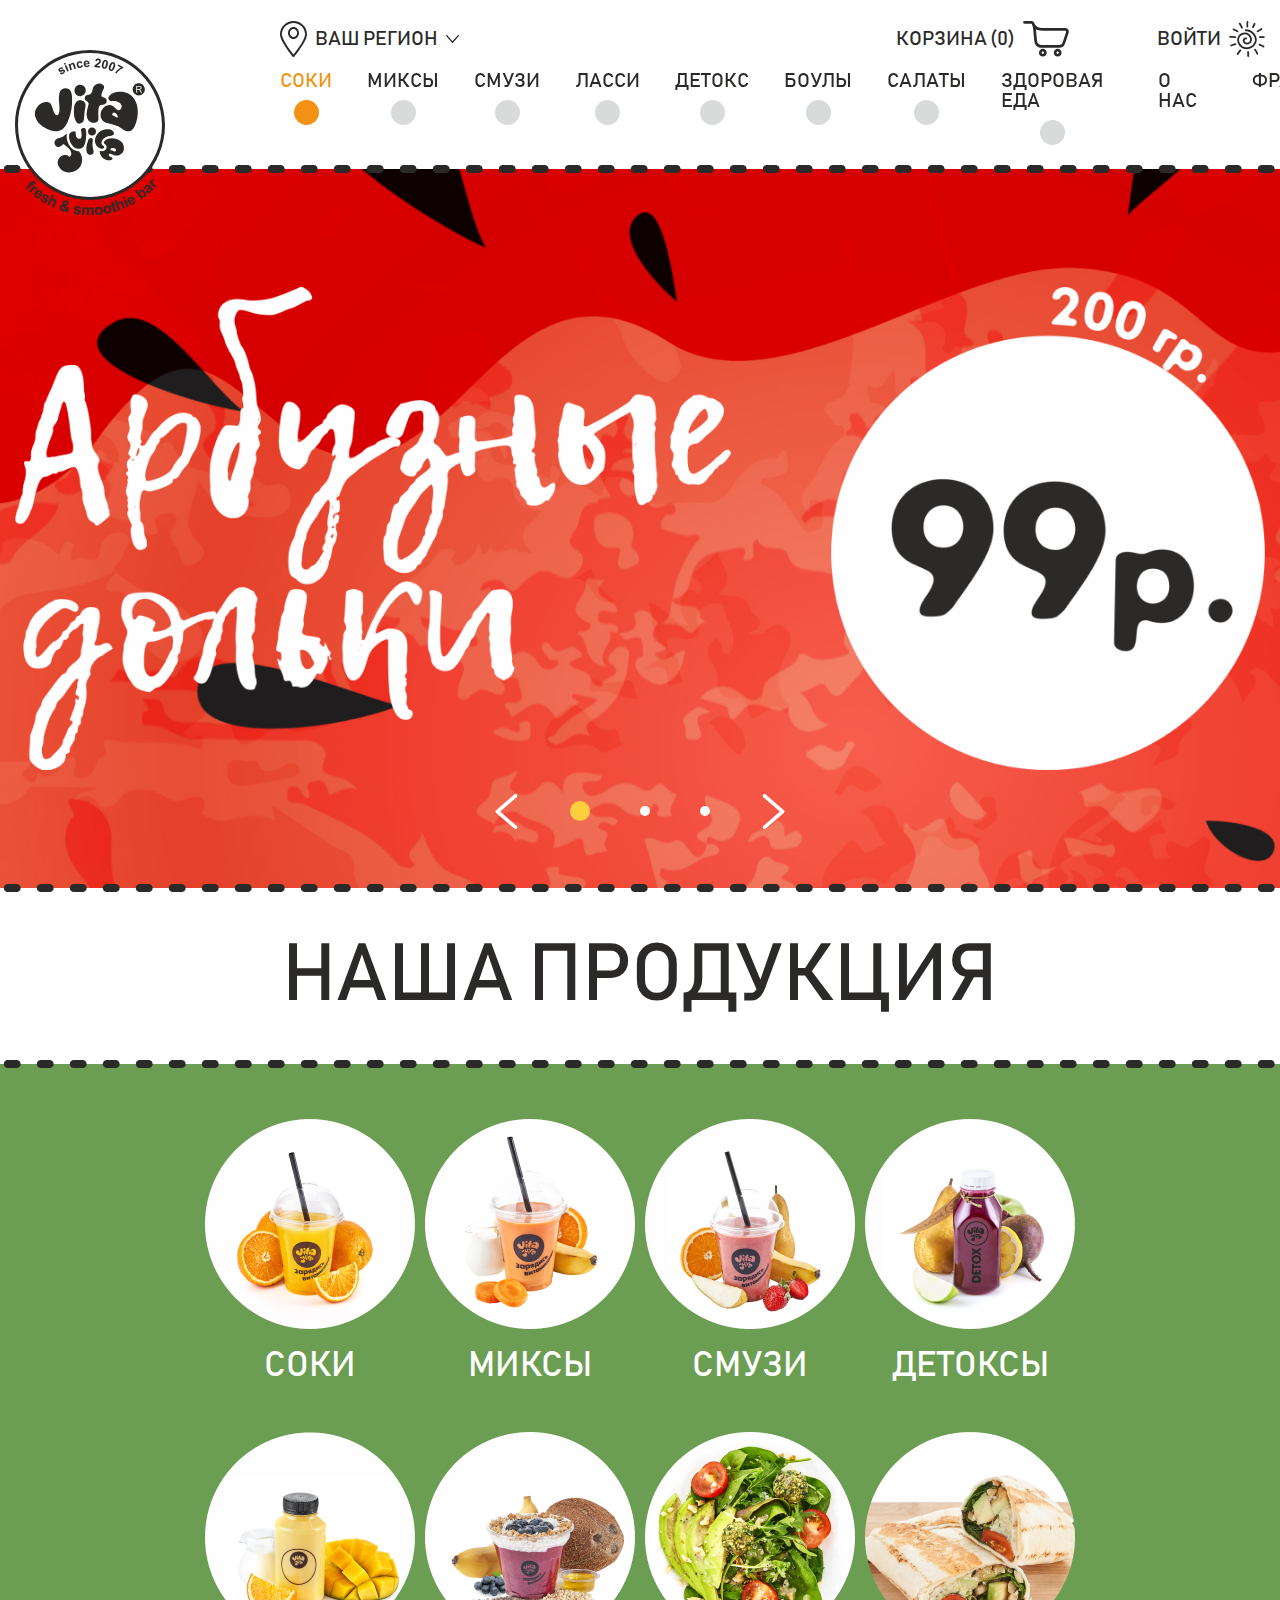
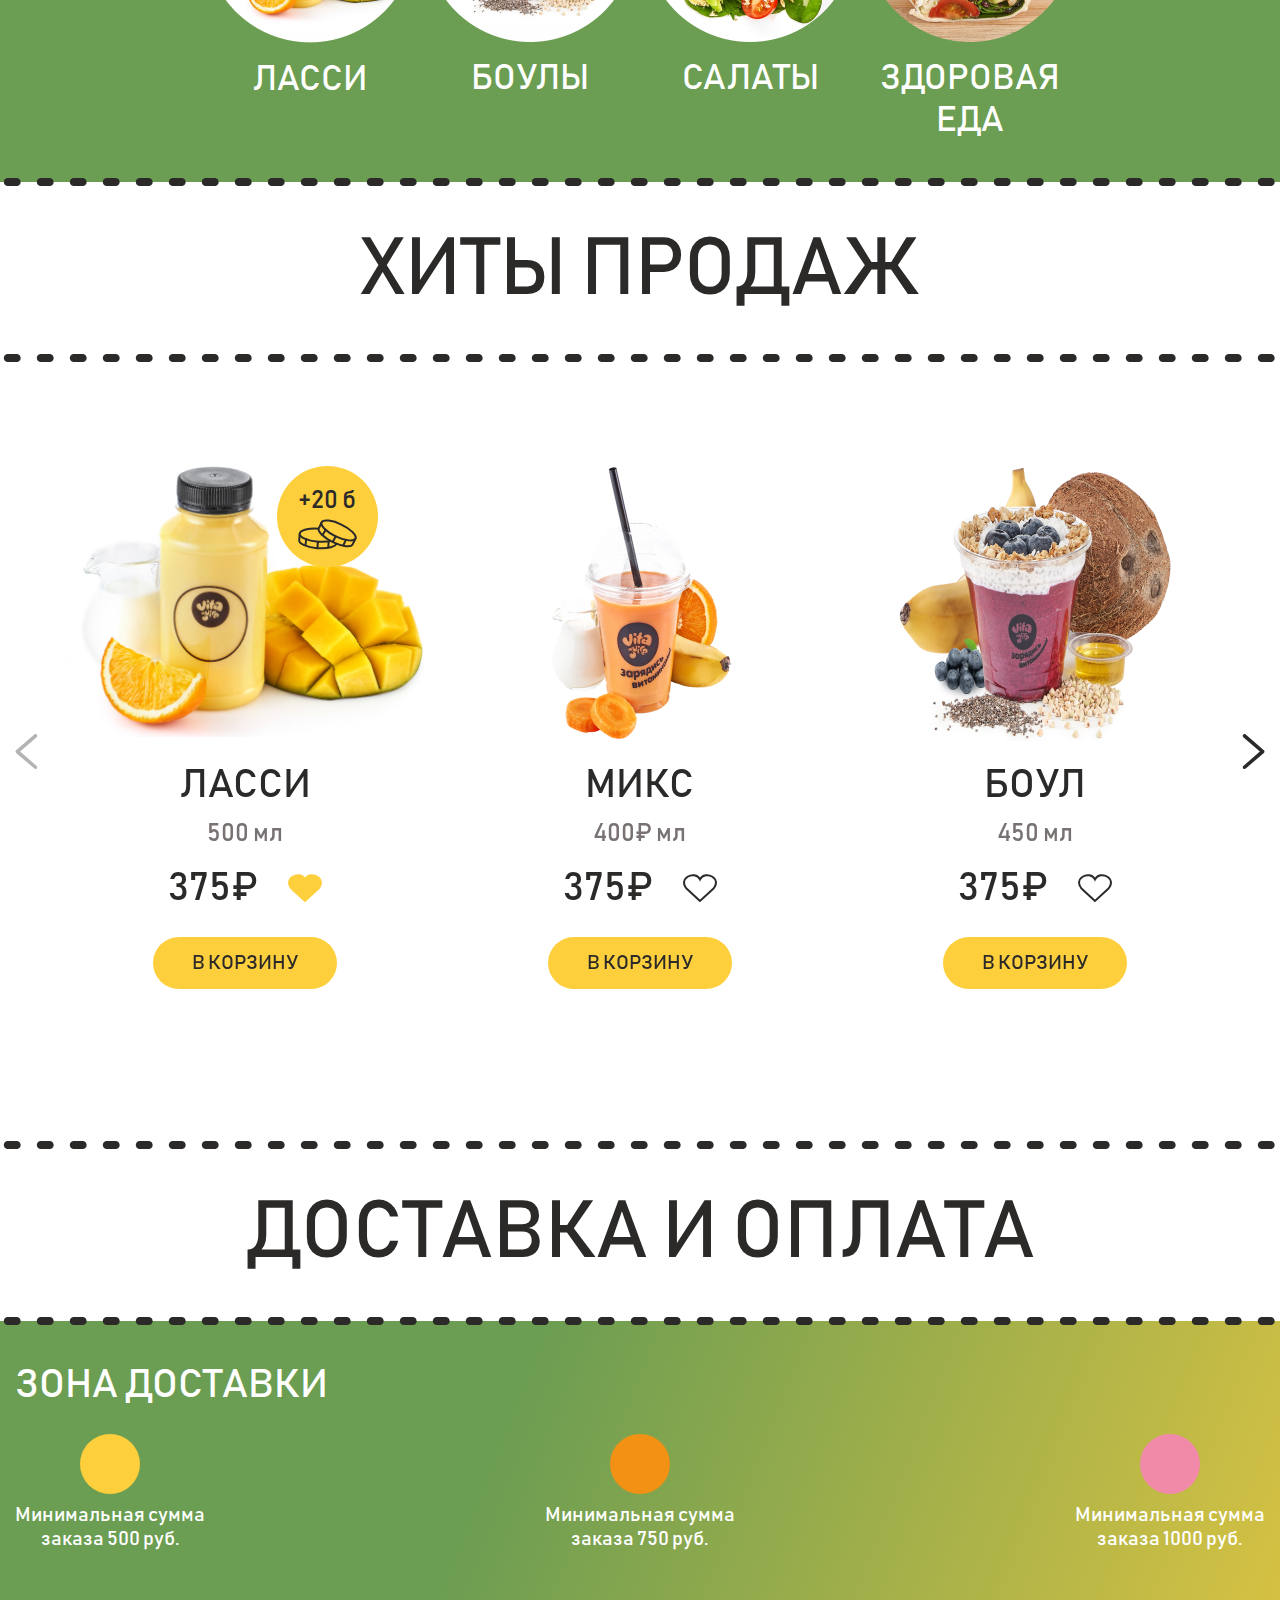
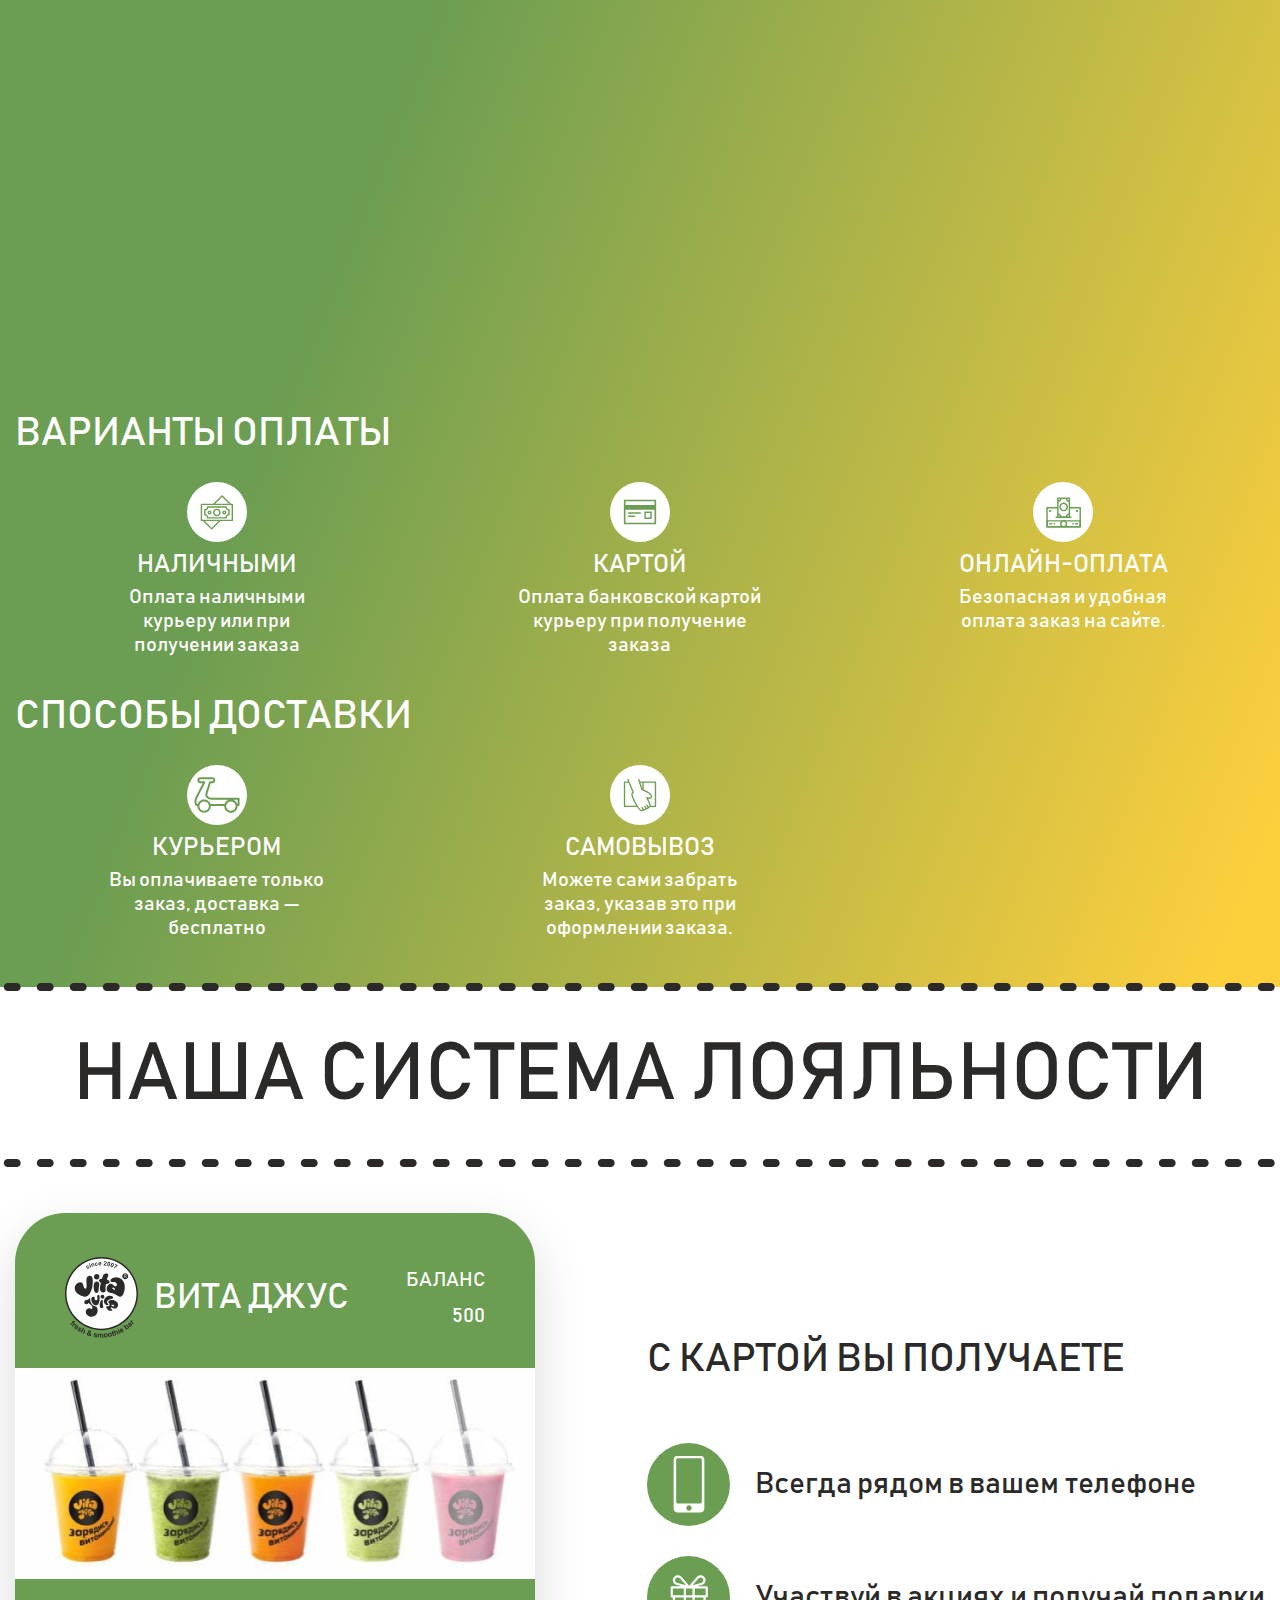
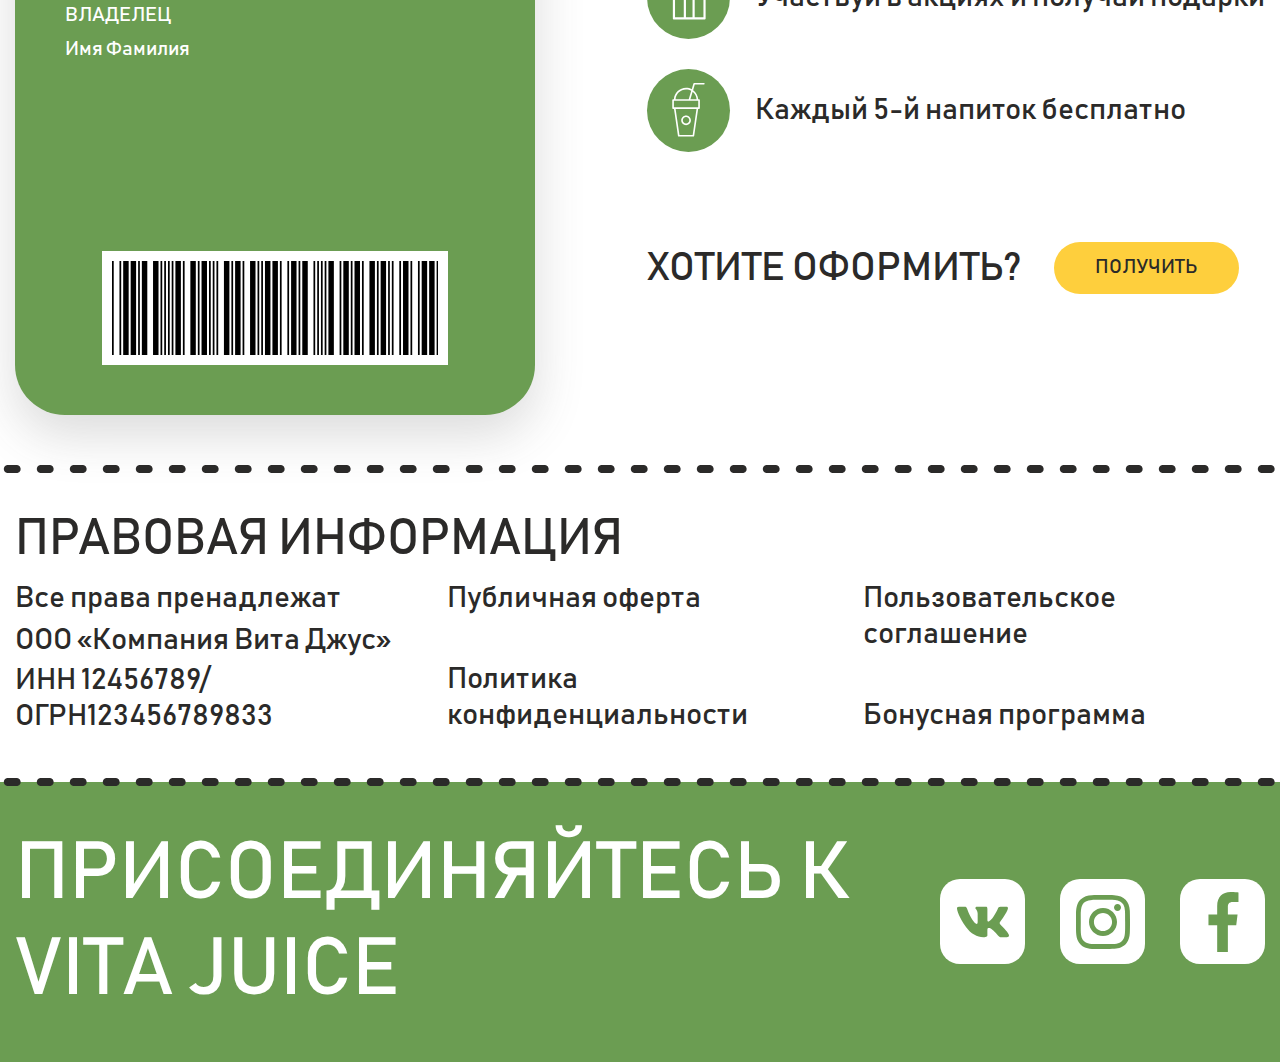
<file: index.html>
<!DOCTYPE html>
<html lang="en">

<head>
    <meta charset="UTF-8">
    <meta http-equiv="X-UA-Compatible" content="IE=edge">
    <!-- <meta name="viewport" content="width=1920"> -->
    <!-- <meta name="viewport" content="initial-scale=1, maximum-scale=1, user-scalable=no"> -->
    <link rel="stylesheet" href="css/swiper-bundle.min.css">
    <link rel="stylesheet" href="css/bootstrap.min.css">
    <link rel="stylesheet" href="css/style.css">
    <title>Главная</title>
</head>

<body>

    <div class="wrapper">
        <header class='header border-b'>
            <div class='container'>
                <div class='header__inner'>
                    <div class="header__top">
                        <div class="header__mob">
                            <button class="header__burger">
                                <span></span>
                                <span></span>
                                <span></span>
                            </button>
                            <button class="header__mob-menu header__link">меню</button>
                        </div>
                        <button class="header__city header__link" data-toggle='modal' data-target='#modalCity'>
                            <svg width="27" height="36" viewBox="0 0 27 36" fill="none" xmlns="http://www.w3.org/2000/svg">
                                <path d="M13.5 36C13.7893 36 14.0786 35.8579 14.2232 35.6684C14.7536 35.0526 27 20.3211 27 13.2632C27 5.96842 20.925 0 13.5 0C6.075 0 0 5.96842 0 13.2632C0 20.3211 12.2464 35.0526 12.7768 35.6684C12.9214 35.8579 13.2107 36 13.5 36ZM13.5 1.89474C19.8643 1.89474 25.0714 7.01053 25.0714 13.2632C25.0714 18.7105 16.1518 30.2211 13.5 33.5368C9.69107 28.8 1.92857 18.1895 1.92857 13.2632C1.92857 7.01053 7.13571 1.89474 13.5 1.89474Z" fill="#2B2A29"/>
                                <path d="M19 12C19 8.7 16.525 6 13.5 6C10.475 6 8 8.7 8 12C8 15.3 10.475 18 13.5 18C16.525 18 19 15.3 19 12ZM9.83333 12C9.83333 9.8 11.4833 8 13.5 8C15.5167 8 17.1667 9.8 17.1667 12C17.1667 14.2 15.5167 16 13.5 16C11.4833 16 9.83333 14.2 9.83333 12Z" fill="#2B2A29"/>
                            </svg>
                            <span>ваш регион</span>
                            <svg class="header__city-arrow" width="13" height="8" viewBox="0 0 13 8" fill="none" xmlns="http://www.w3.org/2000/svg">
                                <path d="M0.174303 1.09526C-0.0908161 0.83305 -0.0377922 0.413521 0.227327 0.151315C0.492446 -0.0584495 0.916637 -0.0584495 1.18176 0.203756L6.48414 6.28693L11.8395 0.203757C12.0516 -0.058449 12.4758 -0.0584489 12.794 0.151316C13.0591 0.413522 13.0591 0.833051 12.847 1.09526L7.01438 7.75528C6.74926 8.06993 6.27205 8.06993 6.00693 7.75528L0.174303 1.09526Z" fill="#2B2A29"/>
                            </svg>
                        </button>
                        <div class="header__top-right">
                            <button class="header__link header__cart" data-toggle='modal' data-target='#modalCart'>
                                <span>корзина (0)</span>
                                <svg width="46" height="37" viewBox="0 0 46 37" fill="none" xmlns="http://www.w3.org/2000/svg">
                                    <path d="M9.13155 4.94168L9.08091 4.8166C8.81314 4.14908 8.64971 3.81301 8.50085 3.74165C8.1924 3.59357 7.3768 3.62426 5.83918 3.68181L4.63608 3.72402C4.18416 3.73628 2.99259 3.73092 2.14934 3.72632L1.40738 3.72323C0.663125 3.72093 0.0623428 3.11401 0.0646428 2.36975C0.0669428 1.6255 0.673858 1.02474 1.41812 1.02704L2.16007 1.0301C2.97493 1.03394 4.12585 1.0393 4.56473 1.0278L5.74402 0.985593C7.71133 0.911949 8.75251 0.872038 9.66403 1.30939C10.6316 1.77283 11.039 2.47181 11.5738 3.78539C13.9961 7.98699 16.248 7.97319 20.6745 7.9471L41.8068 7.95093C42.3531 7.94557 42.8587 8.0269 43.3145 8.17727L43.4449 8.22792C44.1569 8.49108 44.7324 8.92537 45.1421 9.49929C45.5741 10.1039 45.8081 10.8397 45.8081 11.6622C45.8081 12.1571 45.7176 12.6965 45.5281 13.2674L42.5096 22.3512C41.7408 24.666 41.0686 25.9589 39.9039 26.7523C38.7292 27.5533 37.3382 27.6745 35.0962 27.6745L18.7747 27.673C16.9478 27.6784 15.246 27.2073 13.9163 26.1668C12.6955 25.2093 11.8209 23.8067 11.4948 21.8939C11.2354 20.3716 11.0129 17.9516 10.7804 15.4035C10.4229 11.4927 10.0339 7.25655 9.45918 5.7803L9.13155 4.94168ZM34.6642 28.8063C35.7315 28.8063 36.7044 29.2421 37.4095 29.9464C38.1192 30.6569 38.5551 31.6298 38.5551 32.6971C38.5551 33.7644 38.1192 34.7365 37.4149 35.4424C36.7044 36.1521 35.7315 36.588 34.6642 36.588C33.5969 36.588 32.6248 36.1521 31.9189 35.4478C31.2092 34.7365 30.7733 33.7644 30.7733 32.6971C30.7733 31.6298 31.2092 30.6569 31.9135 29.9518C32.6248 29.2421 33.5969 28.8063 34.6642 28.8063ZM35.5036 31.857C35.2911 31.6444 34.9941 31.5132 34.6642 31.5132C34.3343 31.5132 34.0373 31.6444 33.8271 31.8547C33.6115 32.0702 33.4803 32.3672 33.4803 32.6971C33.4803 33.027 33.6115 33.324 33.8217 33.5342C34.0373 33.7498 34.3343 33.881 34.6642 33.881C34.9941 33.881 35.2911 33.7498 35.5013 33.5396C35.7169 33.324 35.8481 33.027 35.8481 32.6971C35.8481 32.3672 35.7169 32.0702 35.5036 31.857ZM19.819 28.8063C20.8862 28.8063 21.8591 29.2421 22.5643 29.9464C23.274 30.6569 23.7098 31.6298 23.7098 32.6971C23.7098 33.7644 23.274 34.7365 22.5696 35.4424C21.8591 36.1521 20.8862 36.588 19.819 36.588C18.7517 36.588 17.7795 36.1521 17.0736 35.4478C16.3639 34.7365 15.9281 33.7644 15.9281 32.6971C15.9281 31.6298 16.3639 30.6569 17.0683 29.9518C17.7795 29.2421 18.7517 28.8063 19.819 28.8063ZM20.6583 31.857C20.4458 31.6444 20.1489 31.5132 19.819 31.5132C19.489 31.5132 19.1921 31.6444 18.9818 31.8547C18.7662 32.0702 18.635 32.3672 18.635 32.6971C18.635 33.027 18.7662 33.324 18.9765 33.5342C19.1921 33.7498 19.489 33.881 19.819 33.881C20.1489 33.881 20.4458 33.7498 20.656 33.5396C20.8717 33.324 21.0029 33.027 21.0029 32.6971C21.0029 32.3672 20.8717 32.0702 20.6583 31.857ZM20.686 10.6433C17.2954 10.664 14.9391 10.6778 12.8751 9.36195C13.0991 11.1558 13.2864 13.1976 13.4659 15.161C13.6899 17.614 13.904 19.9442 14.1587 21.4396C14.3628 22.6397 14.8738 23.4906 15.5767 24.0415C16.3946 24.6814 17.5209 24.9714 18.7747 24.9714L35.0962 24.9729C36.8041 24.9676 37.8131 24.9085 38.3817 24.521C38.9587 24.1282 39.3799 23.222 39.95 21.5056L42.9684 12.4218C43.0574 12.1518 43.1012 11.8963 43.1012 11.6622C43.1012 11.4113 43.0452 11.208 42.9431 11.0645C42.8541 10.9395 42.7168 10.8374 42.5388 10.7668L42.4689 10.7461C42.2848 10.6855 42.063 10.6525 41.8068 10.6525L20.686 10.6433Z" fill="#2B2A29"/>
                                </svg>
                            </button>
                            <button class="header__link header__login" data-toggle='modal' data-target='#modalLogin'>
                                <span>войти</span>
                                <svg width="36" height="36" viewBox="0 0 36 36" fill="none" xmlns="http://www.w3.org/2000/svg">
                                    <path d="M16.6468 10.1338C16.1486 10.1338 15.7445 9.72966 15.7445 9.23142C15.7445 8.73318 16.1486 8.32907 16.6468 8.32907C19.1994 8.32907 21.4962 9.12501 23.3423 10.4985C25.2376 11.9088 26.6515 13.9258 27.3707 16.3116C28.9616 21.586 25.6171 26.154 20.645 27.6528C19.1058 28.1168 17.4602 28.2554 15.8821 28.0048C14.4907 27.7838 13.2144 27.2145 12.1223 26.4103C10.7667 25.4123 9.68484 24.046 9.00757 22.5329C7.82797 19.898 7.89805 16.863 9.63932 14.4982C10.3151 13.581 11.2292 12.8142 12.3668 12.2909C13.3991 11.8167 14.6099 11.5436 15.9844 11.5436C19.094 11.5436 21.3146 13.5293 22.3111 15.8558C23.8677 19.4877 22.3484 23.4562 17.964 23.4562C15.944 23.4562 13.9633 21.9717 13.7531 19.9189C13.6032 18.4472 14.3848 17.2231 15.5803 16.7193C16.3036 16.4144 18.0392 16.1433 18.1513 17.2953C18.1994 17.7894 17.8382 18.2304 17.3441 18.2784C16.4801 18.3644 15.4391 18.7148 15.5435 19.7358C15.6601 20.8852 16.8883 21.6515 17.964 21.6515C19.5437 21.6515 20.4757 20.9446 20.8614 19.965C21.2844 18.8923 21.0982 17.5971 20.6547 16.5607C19.9125 14.8276 18.2715 13.3483 15.9844 13.3483C14.8723 13.3483 13.9127 13.5595 13.1137 13.9268C12.2686 14.3156 11.5913 14.8834 11.091 15.5622C9.73088 17.4088 9.73344 19.7517 10.6506 21.7993C11.2031 23.0342 12.0839 24.1468 13.1863 24.9586C14.0595 25.6011 15.0708 26.0553 16.1645 26.2287C17.4643 26.4349 18.8352 26.3162 20.1304 25.9259C21.5714 25.4911 22.9075 24.7212 23.9372 23.691C25.8289 21.7973 26.4105 19.368 25.6437 16.8262C25.0376 14.8158 23.8544 13.1222 22.2712 11.9441C20.7304 10.7982 18.8019 10.1338 16.6468 10.1338V10.1338Z" fill="#2B2A29"/>
                                    <path fill-rule="evenodd" clip-rule="evenodd" d="M19.1657 36.0052C18.7206 36.0052 18.276 35.7182 18.2797 35.1433C18.2863 33.8311 18.3917 32.498 18.1983 31.1952C18.0981 30.5184 18.6797 30.0739 19.1948 30.0739C19.5371 30.0739 19.8495 30.2688 19.916 30.721C20.135 32.1938 20.0689 33.6587 20.0608 35.1433C20.0577 35.7182 19.6112 36.0052 19.1657 36.0052V36.0052ZM8.57843 34.0256C7.92519 34.0256 7.32869 33.1324 7.90619 32.4771C8.90987 31.3374 9.70933 30.0396 10.5953 28.8109C10.7933 28.5357 11.0706 28.4217 11.3433 28.4217C11.9851 28.4217 12.6067 29.0549 12.1341 29.7098C11.1591 31.0637 10.2721 32.4812 9.16662 33.737C8.98709 33.9406 8.7805 34.0256 8.57843 34.0256V34.0256ZM28.2131 33.6864C27.9527 33.6864 27.7048 33.5492 27.564 33.2173C26.983 31.8397 26.3158 30.4591 25.3281 29.3245C24.7552 28.6661 25.3506 27.7736 26.0013 27.7736C26.2028 27.7736 26.4095 27.8589 26.5891 28.0647C27.6853 29.3245 28.4571 30.786 29.1038 32.3175C29.406 33.0347 28.7804 33.6864 28.2131 33.6864V33.6864ZM34.5419 26.5269C34.4027 26.5269 34.2559 26.4911 34.1071 26.4093C32.8523 25.7223 31.6134 25.0183 30.2465 24.5749C29.2588 24.2562 29.5499 22.8101 30.4316 22.8101C30.5217 22.8101 30.6185 22.825 30.7197 22.8582C32.2343 23.3472 33.6166 24.1094 35.0058 24.8701C35.8647 25.3401 35.3394 26.5269 34.5419 26.5269V26.5269ZM2.22716 25.3868C1.41426 25.3868 0.877263 24.1917 1.75141 23.7396C3.17765 23.0015 4.74598 22.671 6.26314 22.1783C6.36505 22.1456 6.46007 22.1308 6.55014 22.1308C7.43249 22.1308 7.72518 23.5773 6.73685 23.8971C5.37305 24.3391 3.93205 24.6142 2.65073 25.2783C2.50597 25.3534 2.36226 25.3868 2.22716 25.3868V25.3868ZM6.30817 17.0283C4.78004 17.0283 3.33262 16.8688 1.61969 16.835C-0.399554 16.7958 -0.339451 15.0359 1.83125 15.039C3.6585 15.0421 4.70927 15.1975 6.27337 15.246C7.40792 15.2823 7.42328 17.0283 6.30817 17.0283ZM34.8944 17.0277C33.5377 17.0277 32.1801 17.0277 30.823 17.0277C29.6731 17.0277 29.6731 15.246 30.823 15.246C32.1801 15.246 33.5377 15.246 34.8944 15.246C36.0447 15.246 36.0447 17.0277 34.8944 17.0277ZM8.37478 11.3215C8.17988 11.3215 7.97885 11.2592 7.79375 11.1112C6.72764 10.2602 5.51429 9.63251 4.22622 9.18995C3.25133 8.85646 3.53468 7.41898 4.40225 7.41898C4.49583 7.41898 4.59509 7.43535 4.70094 7.47118C6.29691 8.01958 7.73381 8.79769 9.0536 9.85037C9.76357 10.4182 9.11646 11.3215 8.37478 11.3215ZM28.468 11.2954C27.6495 11.2954 27.3901 9.88822 28.3232 9.50765C29.6557 8.96801 30.7612 7.99853 31.9565 7.22307C32.1152 7.12028 32.2712 7.07525 32.418 7.07525C33.1664 7.07525 33.659 8.2405 32.8558 8.76084C31.5121 9.63251 30.2951 10.6187 28.7963 11.2264C28.6792 11.2739 28.5691 11.2954 28.468 11.2954V11.2954ZM12.9454 7.71474C12.5893 7.71474 12.2318 7.52804 12.0895 7.09733C11.6011 5.62505 10.6983 4.33656 9.91606 3.01222C9.51034 2.32419 10.1263 1.68324 10.736 1.68324C11.0062 1.68324 11.2758 1.80896 11.4547 2.11292C12.3208 3.57848 13.2681 4.99637 13.8069 6.62362C14.0257 7.28403 13.4861 7.71474 12.9454 7.71474ZM23.997 7.12599C23.4447 7.12541 22.9152 6.70242 23.1751 6.05737C23.6856 4.79636 24.2437 3.55699 24.8498 2.33794C25.0095 2.01716 25.2683 1.88426 25.5338 1.88426C26.1199 1.88426 26.7379 2.53179 26.388 3.23768C25.8515 4.31856 25.3461 5.41335 24.8938 6.53209C24.7266 6.94645 24.3573 7.12599 23.997 7.12599V7.12599ZM18.231 6.38677C17.8909 6.38677 17.5808 6.19188 17.5196 5.74011C17.2889 4.05466 17.3855 2.4182 17.633 0.740947C17.6995 0.289318 18.0115 0.0944214 18.3534 0.0944214C18.8685 0.0944214 19.4501 0.53933 19.3504 1.21567C19.1534 2.54876 19.0546 3.92571 19.2388 5.26656C19.3303 5.94217 18.7456 6.38677 18.231 6.38677Z" fill="#2B2A29"/>
                                </svg>
                            </button>
                        </div>
                    </div>
                    <div class="header__bottom">
                        <nav class="header__menu1">
                            <div class="header__menu1-top">
                                <span class="header__menu1-title header__link">меню</span>
                                <button class="header__menu1-close">
                                    <svg width="15" height="14" viewBox="0 0 15 14" fill="none" xmlns="http://www.w3.org/2000/svg">
                                        <path fill-rule="evenodd" clip-rule="evenodd" d="M0.334668 13.7002C0.534668 13.9002 0.734668 14.0002 1.03467 14.0002C1.33467 14.0002 1.53467 13.9002 1.73467 13.7002L7.03467 8.40024L12.3347 13.7002C12.5347 13.9002 12.8347 14.0002 13.0347 14.0002C13.2347 14.0002 13.5347 13.9002 13.7347 13.7002C14.1347 13.3002 14.1347 12.7002 13.7347 12.3002L8.43467 7.00024L13.7347 1.70024C14.1347 1.30024 14.1347 0.700244 13.7347 0.300244C13.3347 -0.0997559 12.7347 -0.0997559 12.3347 0.300244L7.03467 5.60024L1.73467 0.300244C1.33467 -0.0997559 0.734668 -0.0997559 0.334668 0.300244C-0.065332 0.700244 -0.065332 1.30024 0.334668 1.70024L5.63467 7.00024L0.334668 12.3002C-0.065332 12.7002 -0.065332 13.3002 0.334668 13.7002Z" fill="#2B2A29"/>
                                    </svg>
                                </button>
                            </div>
                            <ul class="header__menu1-wrap">
                                <li class="header__menu1-item active-link header__link header__menu1-item--color1">
                                    <a href="">
                                        <span>соки</span>
                                        <i></i>
                                    </a>
                                </li>
                                <li class="header__menu1-item header__link header__menu1-item--color2">
                                    <a href="">
                                        <span>миксы</span>
                                        <i></i>
                                    </a>
                                </li>
                                <li class="header__menu1-item header__link header__menu1-item--color3">
                                    <a href="">
                                        <span>смузи</span>
                                        <i></i>
                                    </a>
                                </li>
                                <li class="header__menu1-item header__link header__menu1-item--color4">
                                    <a href="">
                                        <span>ласси</span>
                                        <i></i>
                                    </a>
                                </li>
                                <li class="header__menu1-item header__link header__menu1-item--color5">
                                    <a href="">
                                        <span>детокс</span>
                                        <i></i>
                                    </a>
                                </li>
                                <li class="header__menu1-item header__link header__menu1-item--color6">
                                    <a href="">
                                        <span>боулы</span>
                                        <i></i>
                                    </a>
                                </li>
                                <li class="header__menu1-item header__link header__menu1-item--color7">
                                    <a href="">
                                        <span>салаты</span>
                                        <i></i>
                                    </a>
                                </li>
                                <li class="header__menu1-item header__link header__menu1-item--color8">
                                    <a href="">
                                        <span>здоровая еда</span>
                                        <i></i>
                                    </a>
                                </li>
                            </ul>
                        </nav>
                        <ul class="header__menu2">
                            <li class="header__menu2-top">
                                <a href="index.html" class="header__logo">
                                    <svg viewBox="0 0 150 166" fill="none" xmlns="http://www.w3.org/2000/svg">
                                        <path fill-rule="evenodd" clip-rule="evenodd" d="M75.0001 2.09763C115.263 2.09763 147.903 34.7373 147.903 75.0003C147.903 115.263 115.263 147.903 75.0001 147.903C34.7371 147.903 2.09741 115.263 2.09741 75.0003C2.09741 34.7373 34.7371 2.09763 75.0001 2.09763Z" fill="#FEFEFE"/>
                                        <path fill-rule="evenodd" clip-rule="evenodd" d="M75.0002 0C116.414 0 150 33.5861 150 74.9999C150 116.415 116.414 150 75.0002 150C33.5861 150 0 116.415 0 74.9999C0 33.5861 33.5861 0 75.0002 0ZM75.0002 3.0209C114.746 3.0209 146.979 35.2546 146.979 74.9999C146.979 114.746 114.746 146.979 75.0002 146.979C35.2545 146.979 3.02098 114.746 3.02098 74.9999C3.02098 35.2546 35.2545 3.0209 75.0002 3.0209Z" fill="#2B2A29"/>
                                        <path fill-rule="evenodd" clip-rule="evenodd" d="M96.608 109.8C94.0579 110.893 91.4963 110.221 89.2246 108.96C86.1841 107.272 84.8123 104.052 84.624 100.769C85.3968 101.024 86.1999 101.167 86.9713 101.164C88.538 101.156 89.9978 100.599 91.011 99.2818L91.2104 99.0226L91.3363 98.7056C91.7442 97.6789 91.703 96.7066 91.3621 95.8429L91.3588 95.8441C91.009 94.9634 90.3602 94.2572 89.589 93.7758C89.4349 93.663 89.3031 93.5466 89.192 93.4283C88.9401 93.1597 88.8329 92.8857 88.8391 92.6239C88.8483 92.2347 89.0388 91.7826 89.3602 91.316C89.5751 91.0039 89.8484 90.6929 90.169 90.3922C90.6238 89.9655 91.1907 89.5521 91.8627 89.2017C96.2629 87.544 101.659 87.8947 106.027 91.5483C108.378 93.5152 109.084 96.1407 108.921 99.1479C108.424 103.888 103.145 106.758 98.6871 104.994C97.6201 104.571 95.5075 103.226 94.4068 103.842C93.8241 104.168 93.5687 105.129 93.9959 105.725C94.6518 106.64 95.5885 106.79 96.4894 107.367C97.8782 108.255 97.9675 109.218 96.608 109.8ZM96.766 98.0564C95.6562 98.3795 94.5956 100.055 95.9783 100.289C98.8602 100.775 98.1471 101.216 99.3355 101.408C101.089 101.69 101.513 99.9476 100.381 98.7814C99.6701 98.0495 98.0927 97.6704 96.766 98.0564Z" fill="#2B2A29"/>
                                        <path fill-rule="evenodd" clip-rule="evenodd" d="M58.978 58.4765C58.7125 63.9823 59.0868 68.9152 61.9756 72.7466C63.6778 75.0042 68.6298 73.2016 68.8928 69.6192C69.4394 64.8797 69.2452 62.0281 70.3442 57.5306C71.5613 52.5492 68.7508 51.1812 66.0553 50.3205C63.304 49.4422 59.2968 51.8721 58.978 58.4765ZM65.2565 34.8662C68.37 34.9275 70.8452 37.502 70.7839 40.6156C70.7226 43.7291 68.148 46.2043 65.0345 46.143C61.921 46.0817 59.4458 43.5072 59.5071 40.3937C59.5684 37.2801 62.143 34.8049 65.2565 34.8662Z" fill="#2B2A29"/>
                                        <path fill-rule="evenodd" clip-rule="evenodd" d="M44.0332 45.6735C44.8167 41.1231 45.5171 38.8439 50.2875 38.2039C54.9998 38.1964 56.3202 41.2593 56.9134 45.3891C57.3414 50.6754 57.1233 56.0845 56.0436 61.2475C54.9427 66.2238 53.3352 71.1071 50.674 75.5394C48.6316 78.6821 46.0673 80.8661 42.1969 81.3051C37.7596 81.582 33.2045 79.7052 29.432 77.5535L29.0708 77.3403L28.7153 77.1245L28.3669 76.9058L28.0263 76.6854L27.6935 76.4629L27.3685 76.2388L27.0571 76.0163L26.1742 75.3438C23.0181 72.6793 20.8182 69.6273 19.9663 65.5868C19.4104 61.8565 20.647 58.7343 23.2154 55.7787C26.1839 52.3624 33.0185 50.088 35.8566 53.9642C37.5342 56.3651 38.6667 65.3399 42.1104 65.2473C44.9612 64.5938 44.4682 58.7749 44.4261 56.6999C44.3145 53.0143 43.5273 49.3726 44.0332 45.6735Z" fill="#2B2A29"/>
                                        <path fill-rule="evenodd" clip-rule="evenodd" d="M76.9655 41.7577C77.7902 39.7639 77.4039 37.8387 78.9561 36.1254C80.7818 34.1099 83.4882 33.0753 86.406 33.8951C89.3018 35.0539 89.7847 36.7589 88.3756 39.4815C87.6879 40.8103 87.1126 42.2678 86.5925 43.896C85.9893 45.7821 86.4926 46.93 88.8176 47.5767C93.9426 49.1891 91.9451 55.1005 86.7489 54.8766C84.5834 54.7832 83.9353 56.2505 83.6736 57.9365C83.2134 60.9027 83.221 64.1655 83.3874 66.3292C83.7004 70.391 83.2263 72.1705 80.1972 72.6861C74.2435 73.6996 71.7484 68.8732 71.6867 64.4664C71.6484 61.7168 72.5016 58.1544 73.5335 54.8426C74.187 52.7448 72.2683 51.4092 70.9197 50.5647C68.8637 49.2777 69.4619 44.8067 73.4997 44.6554C75.2125 44.5916 75.9654 44.1736 76.9655 41.7577Z" fill="#2B2A29"/>
                                        <path fill-rule="evenodd" clip-rule="evenodd" d="M98.4537 65.7337L98.7912 65.8675L99.0948 66.0058L99.3956 66.1589L99.6915 66.3218L99.979 66.4901L100.258 66.6593L100.525 66.826L100.78 66.9855L101.02 67.1334L101.246 67.2668L101.459 67.3819L101.665 67.4743L101.876 67.54L102.129 67.5602L102.455 67.4423L102.708 67.097L102.772 66.7269L102.746 66.4273L102.68 66.1516L102.585 65.8722L102.46 65.5809L102.309 65.2792L102.132 64.969L101.931 64.6552L101.708 64.3431L101.463 64.0375L101.198 63.7447L100.914 63.4701L100.611 63.2203L100.292 63.0017L99.9534 62.8215L99.5827 62.6821L98.9404 62.6034L98.3329 62.7363L97.8105 63.0613L97.4194 63.5696L97.2515 64.2313L97.4037 64.8921L97.8325 65.4012L98.4537 65.7337ZM93.41 47.5923L93.4614 47.4329L93.5386 47.2272L93.6263 47.0233L93.7252 46.8197L93.8338 46.6184L93.953 46.4193L94.0826 46.2217L94.2232 46.0256L94.3733 45.8319L94.5336 45.64L94.7034 45.4515L94.8837 45.2652L95.0727 45.082L95.2723 44.9017L95.4799 44.7249L95.6919 44.5558L96.3431 44.0914L97.0507 43.6629L97.8145 43.2698L98.6307 42.9146L99.4933 42.6011L100.398 42.3305L101.339 42.1064L102.311 41.9305L103.31 41.8057L104.33 41.7341L105.367 41.7175L106.416 41.7581L107.471 41.8588L108.528 42.0209L109.581 42.2468L110.627 42.5383L111.66 42.8977L112.675 43.3268L113.668 43.8279L114.635 44.402L115.569 45.0515L116.468 45.7794L117.326 46.5867L118.14 47.4757L118.903 48.449L119.613 49.5087L120.264 50.6578L120.853 51.8977L121.375 53.2319L121.824 54.6628L122.196 56.1938L122.488 57.8319L122.558 58.3476L122.619 58.8713L122.671 59.3971L122.713 59.9234L122.744 60.4519L122.767 60.9817L122.78 61.5128L122.784 62.0443L122.777 62.577L122.762 63.1108L122.737 63.6447L122.704 64.1794L122.661 64.7141L122.61 65.2485L122.55 65.7836L122.482 66.3174L122.405 66.8514L122.319 67.385L122.225 67.9178L122.123 68.4492L122.013 68.9801L121.894 69.5097L121.768 70.0379L121.634 70.564L121.492 71.089L121.342 71.6119L121.185 72.1331L121.021 72.6514L120.849 73.1677L120.67 73.6816L120.484 74.1928L120.292 74.6992L120.089 75.2044L119.883 75.6858L119.672 76.1463L119.458 76.5852L119.239 77.0025L119.017 77.3996L118.79 77.7754L118.56 78.131L118.325 78.4659L118.088 78.7808L117.846 79.0762L117.602 79.3519L117.354 79.6087L117.104 79.846L116.849 80.0653L116.591 80.2657L116.329 80.4492L116.064 80.6147L115.795 80.7633L115.522 80.8947L115.244 81.0097L114.963 81.1078L114.677 81.1898L114.386 81.2554L114.09 81.3053L113.79 81.3387L113.484 81.356L113.174 81.3572L112.858 81.3427L112.538 81.3118L112.212 81.2659L111.882 81.2025L111.526 81.1197L111.179 81.0228L110.838 80.9128L110.503 80.7904L110.174 80.6562L109.85 80.5107L109.532 80.3551L109.217 80.1889L108.906 80.0141L108.598 79.8311L108.294 79.6402L107.993 79.4419L107.693 79.2373L107.395 79.0271L107.099 78.8122L106.803 78.5928L106.507 78.3701L106.212 78.1443C103.111 75.7666 98.7909 74.5621 95.0285 73.7248C91.7626 73.0138 87.5738 72.589 85.9202 67.5583C84.798 62.1542 87.077 59.1193 89.0795 57.2391C90.6147 55.7977 93.2082 54.5942 95.9187 55.1545C98.8627 55.7629 100.164 58.486 102.512 60.0381C104.039 60.7588 105.065 59.8149 106.15 58.3946L106.33 57.9733L106.456 57.5973L106.545 57.2178L106.6 56.836L106.619 56.4563L106.604 56.0811L106.555 55.7122L106.474 55.3501L106.36 54.9986L106.217 54.6579L106.045 54.3292L105.845 54.0118L105.618 53.7079L105.365 53.4171L105.087 53.1402L104.784 52.877L104.457 52.6285L104.106 52.3955L103.732 52.1784L103.336 51.977L102.917 51.7933L102.476 51.6272L102.013 51.4796L101.53 51.3509L101.025 51.2425L100.501 51.1548L99.9562 51.0886L99.3923 51.0444L98.809 51.0237L98.2069 51.027L97.5866 51.0554L96.9645 51.1076L96.5269 51.1283L96.1231 51.1011L95.7385 51.0302L95.3757 50.9176L95.0352 50.768L94.7215 50.5833L94.4354 50.368L94.1798 50.124L93.9553 49.8559L93.7652 49.5668L93.6107 49.2607L93.493 48.9404L93.4129 48.6085L93.3724 48.2685L93.3718 47.9205L93.41 47.5923Z" fill="#2B2A29"/>
                                        <path fill-rule="evenodd" clip-rule="evenodd" d="M63.9312 101.211L64.1817 101.51L64.3713 101.752L64.5561 101.997L64.7341 102.245L64.9064 102.495L65.0709 102.746L65.2298 103.001L65.3813 103.257L65.5264 103.515L65.6642 103.775L65.7956 104.038L65.9197 104.303L66.0372 104.569L66.1472 104.837L66.2505 105.108L66.3463 105.381L66.4349 105.654L66.5573 106.074L66.6664 106.496L66.7627 106.919L66.8458 107.343L66.9154 107.768L66.9721 108.192L67.0156 108.618L67.0463 109.043L67.0633 109.467L67.0675 109.89L67.0583 110.312L67.0364 110.732L67.0011 111.15L66.9528 111.565L66.8913 111.978L66.8167 112.387L66.729 112.793L66.628 113.195L66.5139 113.593L66.387 113.986L66.2467 114.375L66.0937 114.758L65.9274 115.135L65.7486 115.507L65.5558 115.873L65.3505 116.231L65.132 116.583L64.9009 116.928L64.6558 117.265L64.3984 117.594L64.1275 117.916L63.8437 118.228L63.5823 118.496L63.3098 118.757L63.0264 119.011L62.7334 119.257L62.4305 119.497L62.1184 119.728L61.7978 119.951L61.4689 120.166L61.1318 120.373L60.788 120.571L60.4368 120.76L60.08 120.94L59.7168 121.11L59.3483 121.272L58.9752 121.423L58.5979 121.564L58.2162 121.696L57.8316 121.817L57.4438 121.928L57.0536 122.028L56.6615 122.117L56.2683 122.194L55.8742 122.261L55.4799 122.317L55.085 122.36L54.6912 122.392L54.2982 122.412L53.9071 122.42L53.5176 122.415L53.1308 122.398L52.7473 122.369L52.3669 122.326L52.0107 122.275L51.6561 122.213L51.3038 122.14L50.9546 122.056L50.6075 121.961L50.2637 121.856L49.9232 121.74L49.5864 121.613L49.2533 121.475L48.9249 121.327L48.6005 121.169L48.281 120.999L47.9665 120.819L47.6576 120.628L47.3542 120.427L47.0565 120.215L46.7643 119.993L46.4796 119.76L46.2011 119.516L45.9296 119.262L45.6652 118.997L45.4086 118.722L45.1597 118.437L44.9188 118.14L44.6855 117.833L44.462 117.516L44.2464 117.188L44.0406 116.849L43.8436 116.5L43.6565 116.14L43.4793 115.77L43.3151 115.394L43.0551 114.689L42.87 114.002L42.7526 113.328L42.7005 112.669L42.709 112.025L42.7751 111.398L42.8953 110.789L43.0673 110.2L43.287 109.631L43.552 109.086L43.8585 108.566L44.2041 108.072L44.585 107.606L44.9982 107.172L45.4394 106.77L45.9063 106.402L46.3944 106.071L46.9008 105.779L47.4214 105.526L47.9534 105.316L48.4917 105.15L49.0339 105.029L49.5761 104.955L50.1149 104.929L50.6459 104.954L51.1673 105.029L51.6762 105.157L52.1697 105.338L52.6453 105.576L53.1009 105.871L53.5339 106.227L54.1691 106.878C55.5828 106.196 56.2898 105.344 56.2999 103.752C56.3103 102.131 55.6323 100.745 54.6912 99.4521C53.4626 97.7655 49.9444 95.1655 48.1746 94.0797C46.8418 96.6563 42.8266 98.2322 40.4587 95.4242C38.3345 92.9047 39.926 89.2457 43.1707 88.3578C45.2635 87.7851 46.5061 87.6374 48.8763 86.0077C50.034 85.2115 51.4626 83.5791 52.0137 83.7574C51.6577 84.8419 51.525 86.1603 51.7058 87.7878C51.8828 89.3818 52.3081 91.0724 52.9574 92.6856C53.8949 95.015 55.3154 97.2135 57.1552 98.7845C59.0302 100.386 61.3073 101.347 63.9312 101.211Z" fill="#2B2A29"/>
                                        <path fill-rule="evenodd" clip-rule="evenodd" d="M88.8449 79.8007C93.0982 78.7839 96.0505 79.3462 97.9154 81.18C99.732 82.9662 99.4924 85.5595 95.0941 85.8827C92.2036 86.095 89.9715 87.3227 88.5424 88.6634C86.2298 90.8331 85.4431 93.8018 88.3267 95.788C89.0198 96.2189 89.4793 96.9612 89.1335 97.832C88.0201 99.2796 85.6532 98.9307 83.9642 97.856C76.6838 93.2235 80.3502 81.8314 88.8449 79.8007Z" fill="#2B2A29"/>
                                        <path fill-rule="evenodd" clip-rule="evenodd" d="M78.4478 100.248C79.2313 102.988 77.8392 104.641 75.662 104.837C72.7351 105.099 71.7813 103.214 71.4475 100.618C70.9441 96.7006 72.0279 94.2893 73.2108 90.2413C74.1362 87.0747 78.4179 87.0229 77.8027 90.5124C77.2279 93.7743 77.3708 96.483 78.4478 100.248Z" fill="#2B2A29"/>
                                        <path fill-rule="evenodd" clip-rule="evenodd" d="M60.8288 84.2201C60.6728 86.7148 62.1965 88.2188 62.9549 88.5147C66.2538 89.8035 67.4554 86.9648 66.0902 80.6499C65.7376 79.0183 66.7649 78.2289 68.392 78.0204C70.0946 77.9479 70.5191 78.1802 70.8814 80.0167C71.3331 82.3057 71.2714 86.0824 71.0028 88.1847C70.2528 94.0563 68.9735 97.2175 66.4468 98.2345C59.4074 101.068 54.7298 93.4994 54.0665 87.5276C53.6931 84.1651 54.9304 82.8024 56.5296 82.0891C58.7817 81.0842 61.0533 80.6292 60.8288 84.2201Z" fill="#2B2A29"/>
                                        <path fill-rule="evenodd" clip-rule="evenodd" d="M76.8867 77.5776C79.0871 77.5003 80.9343 79.2219 81.0116 81.4223C81.0891 83.6228 79.3674 85.47 77.1671 85.5473C74.9666 85.6246 73.1195 83.903 73.0421 81.7026C72.9647 79.5022 74.6863 77.6551 76.8867 77.5776Z" fill="#2B2A29"/>
                                        <path fill-rule="evenodd" clip-rule="evenodd" d="M123.751 33.1982C127.131 33.1982 129.871 35.9386 129.871 39.3186C129.871 42.6989 127.131 45.4393 123.751 45.4393C120.37 45.4393 117.63 42.6989 117.63 39.3186C117.63 35.9386 120.37 33.1982 123.751 33.1982ZM121.245 42.6584V35.9866H124.201C124.796 35.9866 125.248 36.0472 125.557 36.1667C125.866 36.2863 126.113 36.4974 126.298 36.8003C126.483 37.1031 126.574 37.4386 126.574 37.8053C126.574 38.2787 126.42 38.678 126.115 39.0025C125.809 39.3269 125.337 39.5321 124.697 39.6207C124.931 39.7324 125.109 39.8436 125.229 39.953C125.488 40.1882 125.733 40.4849 125.959 40.8413L127.113 42.6584H126.011L125.129 41.2699C124.873 40.8673 124.66 40.5612 124.493 40.3489C124.326 40.1359 124.176 39.9885 124.044 39.9033C123.914 39.8193 123.78 39.7578 123.642 39.7262C123.544 39.7036 123.38 39.6953 123.152 39.6953H122.13V42.6584H121.245ZM122.13 38.9312H124.024C124.428 38.9312 124.742 38.8883 124.969 38.8052C125.195 38.7223 125.367 38.5889 125.484 38.4047C125.601 38.2209 125.661 38.0226 125.661 37.8067C125.661 37.4914 125.548 37.2303 125.32 37.0271C125.091 36.8236 124.731 36.7227 124.239 36.7227H122.13V38.9312Z" fill="#2B2A29"/>
                                        <path d="M44.6906 23.4007L46.0631 22.3601C46.2823 22.613 46.5295 22.7619 46.8051 22.8041C47.08 22.8492 47.3932 22.7749 47.7418 22.5854C48.1267 22.3763 48.3775 22.1488 48.4962 21.9018C48.5723 21.7318 48.5647 21.5628 48.4743 21.3963C48.4136 21.2844 48.3265 21.21 48.2157 21.1742C48.1031 21.144 47.9007 21.1674 47.6117 21.2473C46.2656 21.6345 45.3734 21.8055 44.9328 21.7617C44.3206 21.6988 43.8685 21.3966 43.575 20.8564C43.3089 20.3667 43.2795 19.8515 43.4837 19.3099C43.6881 18.7682 44.1941 18.2781 45.0019 17.8392C45.7716 17.4209 46.4131 17.2363 46.9238 17.2842C47.4353 17.3339 47.8959 17.5658 48.3048 17.9825L47.0477 19.0026C46.868 18.8147 46.6601 18.7076 46.4283 18.6814C46.1964 18.6553 45.9248 18.728 45.6123 18.8978C45.218 19.1119 44.9657 19.3192 44.8538 19.5227C44.7822 19.6624 44.7813 19.7938 44.8481 19.9167C44.9059 20.0232 45.0039 20.0872 45.1434 20.1073C45.3329 20.1331 45.873 20.0199 46.7664 19.7687C47.6596 19.5172 48.3341 19.4364 48.7909 19.5276C49.2468 19.6216 49.6036 19.9075 49.8609 20.381C50.1407 20.8962 50.1671 21.4575 49.9365 22.0625C49.7074 22.6668 49.1707 23.1993 48.325 23.6588C47.559 24.075 46.8672 24.2496 46.2512 24.1841C45.637 24.1174 45.1164 23.8574 44.6906 23.4007ZM49.4208 14.8653L48.8228 13.4167L50.3853 12.7716L50.9833 14.2202L49.4208 14.8653ZM52.1943 21.5831L49.7504 15.6634L51.3129 15.0184L53.7566 20.938L52.1943 21.5831ZM60.9529 18.6333L59.3309 19.1099L58.411 15.9784C58.2163 15.3154 58.0549 14.8978 57.9288 14.7247C57.8006 14.5503 57.6441 14.4334 57.4543 14.3711C57.2646 14.309 57.0594 14.3114 56.8384 14.3763C56.5543 14.4598 56.3225 14.6115 56.1427 14.8316C55.961 15.0521 55.8675 15.3024 55.8586 15.5794C55.8487 15.8588 55.9451 16.3407 56.1469 17.0273L56.9632 19.8055L55.3413 20.2821L53.536 14.1377L55.0397 13.6959L55.3046 14.5976C55.6407 13.7507 56.2168 13.2085 57.0356 12.968C57.3947 12.8626 57.7434 12.8307 58.079 12.8716C58.4172 12.9135 58.6903 13.0113 58.9007 13.1659C59.1137 13.3221 59.287 13.5176 59.421 13.7548C59.557 13.9915 59.6932 14.3457 59.8322 14.8193L60.9529 18.6333ZM67.4004 12.8841L65.8038 13.4441C65.6958 13.1261 65.5299 12.901 65.3058 12.7667C65.0822 12.6344 64.8149 12.5924 64.5023 12.6434C64.0863 12.711 63.7767 12.9094 63.5761 13.238C63.3754 13.5665 63.3301 14.0678 63.44 14.7437C63.5623 15.4948 63.7743 16.004 64.0768 16.2735C64.379 16.5431 64.7411 16.6424 65.1634 16.5738C65.48 16.5222 65.7249 16.3886 65.8963 16.1752C66.07 15.9614 66.1614 15.6278 66.1725 15.1717L67.8624 15.1842C67.8149 15.9669 67.581 16.5906 67.1607 17.0549C66.7403 17.5191 66.1241 17.8174 65.3105 17.9501C64.3887 18.1001 63.6043 17.9279 62.9614 17.4345C62.3162 16.9396 61.9105 16.1764 61.7422 15.143C61.572 14.0977 61.716 13.2409 62.171 12.5687C62.6263 11.8966 63.324 11.485 64.2638 11.332C65.0309 11.2071 65.6691 11.274 66.1776 11.5308C66.6841 11.788 67.091 12.2383 67.4004 12.8841ZM72.9438 14.9143L74.6508 15.0697C74.4822 15.7032 74.1753 16.1989 73.7343 16.5581C73.2913 16.9155 72.7191 17.1217 72.0199 17.1747C70.9103 17.2588 70.0607 16.9581 69.4745 16.2723C69.0099 15.722 68.7432 15.0038 68.6758 14.1158C68.5956 13.0577 68.8095 12.2062 69.3158 11.5655C69.8218 10.923 70.4985 10.5706 71.3433 10.5065C72.2907 10.4348 73.0631 10.6917 73.66 11.2777C74.2552 11.8636 74.5907 12.8056 74.6642 14.1035L70.4439 14.4232C70.4941 14.9226 70.659 15.3019 70.9406 15.5613C71.22 15.8204 71.5546 15.9355 71.9402 15.9062C72.2046 15.8863 72.4206 15.7976 72.5883 15.6404C72.758 15.4833 72.8756 15.2413 72.9438 14.9143ZM72.9125 13.1967C72.8633 12.7074 72.7098 12.3437 72.4506 12.1077C72.1911 11.8695 71.8903 11.7643 71.5459 11.7906C71.1788 11.8183 70.8856 11.9768 70.666 12.2635C70.4464 12.5504 70.3572 12.9263 70.3965 13.3873L72.9125 13.1967ZM85.216 16.2522L84.9956 17.8037L79.1193 16.9692C79.2663 16.3877 79.537 15.857 79.9295 15.3746C80.322 14.8925 81.0506 14.2813 82.1114 13.5408C82.9667 12.9436 83.4967 12.5307 83.7035 12.3047C83.9826 11.9912 84.1472 11.6655 84.1955 11.3254C84.2487 10.9509 84.1898 10.6496 84.0167 10.4195C83.8459 10.1894 83.583 10.0505 83.2308 10.0005C82.8807 9.95072 82.5888 10.0172 82.3509 10.1994C82.1155 10.3799 81.9478 10.7134 81.8455 11.1996L80.1954 10.7949C80.4265 9.88475 80.8324 9.26521 81.4149 8.9365C81.9972 8.60999 82.6815 8.50161 83.4694 8.61355C84.3328 8.7361 84.9775 9.06662 85.406 9.60293C85.8327 10.1392 85.9966 10.7547 85.898 11.4488C85.8419 11.8438 85.7174 12.2084 85.526 12.5469C85.335 12.8832 85.0581 13.2241 84.6951 13.5712C84.4565 13.8034 84.0351 14.1234 83.4365 14.5351C82.8361 14.9461 82.4544 15.2202 82.291 15.3612C82.1261 15.4997 81.9897 15.6403 81.8807 15.7785L85.216 16.2522ZM90.8753 9.93549C91.71 10.1238 92.2945 10.5697 92.6311 11.2739C93.0316 12.1064 93.0478 13.3432 92.6785 14.9804C92.3097 16.6152 91.7617 17.7272 91.0368 18.3141C90.4364 18.7984 89.72 18.9468 88.8853 18.7585C88.0467 18.5694 87.4434 18.0938 87.0756 17.3322C86.7076 16.5703 86.711 15.3587 87.0849 13.7017C87.4518 12.0747 87.999 10.967 88.7237 10.3799C89.3242 9.89558 90.0407 9.74721 90.8753 9.93549ZM90.5657 11.3077C90.3693 11.2633 90.1781 11.2877 89.9969 11.3818C89.8137 11.4731 89.6418 11.6748 89.4829 11.9868C89.2742 12.3887 89.0551 13.0984 88.8266 14.1114C88.5977 15.1267 88.4907 15.834 88.5057 16.2358C88.5204 16.6376 88.5897 16.9189 88.7137 17.0797C88.8377 17.2403 88.9981 17.342 89.1947 17.3863C89.3914 17.4306 89.5824 17.4063 89.766 17.3127C89.9468 17.2207 90.1187 17.0192 90.2776 16.7073C90.4855 16.3092 90.7042 15.6017 90.9331 14.5867C91.1617 13.5734 91.2686 12.866 91.2537 12.4642C91.2388 12.0624 91.17 11.779 91.0459 11.6185C90.9225 11.4557 90.7624 11.352 90.5657 11.3077ZM98.6032 12.3537C99.4035 12.6564 99.9204 13.1791 100.156 13.9235C100.437 14.8035 100.28 16.0305 99.6871 17.6004C99.0944 19.1681 98.3971 20.193 97.5978 20.6734C96.9356 21.0694 96.2056 21.1166 95.4053 20.8142C94.6012 20.5102 94.0698 19.9555 93.8114 19.15C93.5533 18.3442 93.7252 17.1449 94.3258 15.556C94.9155 13.9961 95.6113 12.9751 96.4108 12.4946C97.0728 12.0984 97.8029 12.0512 98.6032 12.3537ZM98.1058 13.6695C97.9173 13.5984 97.7248 13.5959 97.5321 13.6638C97.3381 13.7288 97.1398 13.9046 96.9391 14.1915C96.6764 14.5605 96.3607 15.2327 95.9935 16.2041C95.6255 17.1776 95.4213 17.8633 95.3802 18.2632C95.3389 18.6631 95.3686 18.9514 95.4688 19.1278C95.5693 19.3041 95.714 19.4271 95.9027 19.4983C96.0913 19.5695 96.2838 19.5721 96.4785 19.5049C96.6703 19.4389 96.8686 19.2635 97.0694 18.9764C97.3306 18.6113 97.6456 17.941 98.0136 16.9678C98.3807 15.9962 98.5851 15.3103 98.6261 14.9106C98.6674 14.5105 98.6385 14.2204 98.5381 14.0441C98.4384 13.8656 98.2944 13.741 98.1058 13.6695ZM102.524 15.8073L103.257 14.4222L108.384 17.1341L107.806 18.2248C107.163 18.4169 106.418 18.7864 105.569 19.3327C104.721 19.88 103.949 20.5301 103.256 21.285C102.564 22.04 102.036 22.7639 101.676 23.4548L100.236 22.6932C100.834 21.625 101.639 20.6389 102.654 19.7358C103.67 18.8355 104.763 18.1246 105.935 17.6115L102.524 15.8073Z" fill="#2B2A29"/>
                                        <path d="M15.2277 131.752L16.0496 132.542L16.4562 132.118C16.9099 131.646 17.2998 131.341 17.6241 131.206C17.9501 131.068 18.3175 131.057 18.728 131.171C19.1405 131.287 19.554 131.542 19.9685 131.94C20.3921 132.347 20.7478 132.81 21.0341 133.327L19.8543 134.176C19.6665 133.889 19.4618 133.636 19.2381 133.422C19.0183 133.21 18.813 133.11 18.6206 133.119C18.428 133.129 18.1925 133.277 17.9154 133.565L17.5311 133.965L18.645 135.035L17.523 136.203L16.4092 135.133L12.1396 139.578L10.658 138.154L14.9276 133.71L14.1057 132.92L15.2277 131.752ZM15.5434 142.765L14.0073 141.4L19.1754 135.581L20.5992 136.846L19.8656 137.672C20.4574 137.499 20.9052 137.439 21.2094 137.491C21.5134 137.544 21.7888 137.682 22.0374 137.903C22.3887 138.214 22.6406 138.612 22.7949 139.093L21.1268 140.012C21.0163 139.613 20.85 139.315 20.6276 139.117C20.4109 138.925 20.1745 138.822 19.9206 138.807C19.6648 138.794 19.3579 138.902 18.9965 139.136C18.6349 139.37 18.0145 139.982 17.1365 140.971L15.5434 142.765ZM23.5638 146.014L24.9965 147.526C24.3342 147.969 23.6565 148.175 22.9655 148.149C22.2745 148.119 21.5869 147.848 20.9064 147.335C19.8266 146.521 19.2926 145.565 19.3082 144.469C19.3263 143.593 19.6592 142.724 20.3105 141.86C21.0867 140.83 21.9656 140.225 22.9417 140.047C23.9194 139.867 24.8195 140.088 25.6418 140.708C26.5639 141.403 27.0619 142.257 27.1368 143.271C27.2092 144.284 26.7591 145.412 25.7845 146.656L21.6771 143.56C21.322 144.056 21.1679 144.534 21.2168 144.996C21.2637 145.458 21.4768 145.831 21.8519 146.114C22.1094 146.308 22.3777 146.4 22.6567 146.392C22.9375 146.384 23.2391 146.258 23.5638 146.014ZM24.9141 144.422C25.2616 143.936 25.4137 143.481 25.3668 143.058C25.3213 142.632 25.1312 142.295 24.7958 142.042C24.4386 141.773 24.044 141.682 23.6133 141.767C23.1828 141.853 22.7997 142.124 22.4653 142.576L24.9141 144.422ZM25.791 147.942L27.7037 148.792C27.5629 149.174 27.5494 149.525 27.6661 149.843C27.7794 150.161 28.042 150.451 28.4482 150.711C28.8967 150.998 29.2858 151.132 29.6183 151.113C29.844 151.095 30.0195 150.987 30.1433 150.794C30.2269 150.663 30.255 150.527 30.2282 150.388C30.1944 150.251 30.0506 150.049 29.7962 149.788C28.5947 148.582 27.8892 147.733 27.6776 147.238C27.3854 146.55 27.4419 145.891 27.8449 145.262C28.2101 144.692 28.7412 144.358 29.4373 144.258C30.1338 144.158 30.9523 144.409 31.8933 145.011C32.7897 145.585 33.3627 146.16 33.611 146.732C33.858 147.305 33.8814 147.931 33.6775 148.611L31.8545 147.871C31.9494 147.57 31.9414 147.286 31.8334 147.024C31.7253 146.761 31.4882 146.515 31.1242 146.282C30.6654 145.988 30.2966 145.841 30.0144 145.841C29.8239 145.847 29.6832 145.923 29.5914 146.066C29.512 146.19 29.5015 146.332 29.5618 146.492C29.6456 146.709 30.0829 147.218 30.8741 148.021C31.6654 148.824 32.1474 149.495 32.318 150.034C32.4856 150.575 32.3903 151.123 32.0372 151.674C31.6532 152.274 31.0711 152.631 30.2919 152.741C29.5146 152.851 28.6329 152.592 27.6478 151.962C26.7554 151.39 26.164 150.756 25.8725 150.062C25.5832 149.369 25.5546 148.663 25.791 147.942ZM39.0025 145.796L37.2158 149.352C38.1679 148.943 39.0609 148.947 39.8893 149.364C40.3159 149.578 40.6608 149.849 40.9238 150.177C41.1857 150.507 41.3427 150.835 41.3935 151.168C41.4452 151.5 41.4279 151.829 41.341 152.157C41.2566 152.487 41.0568 152.963 40.7436 153.586L38.6966 157.659L36.8609 156.736L38.7038 153.07C39.0696 152.342 39.2662 151.862 39.2957 151.63C39.3231 151.398 39.2766 151.179 39.1551 150.975C39.0348 150.769 38.8408 150.599 38.5704 150.463C38.2622 150.308 37.9505 150.244 37.632 150.271C37.3145 150.296 37.0258 150.431 36.7638 150.674C36.5008 150.914 36.2226 151.328 35.9298 151.911L34.1812 155.39L32.3456 154.467L37.1669 144.874L39.0025 145.796ZM53.992 161.356L52.3692 162.556C51.8599 162.108 51.402 161.557 50.998 160.905C50.4779 161.166 49.9558 161.321 49.437 161.37C48.9181 161.42 48.3345 161.355 47.6838 161.176C46.3967 160.823 45.5279 160.193 45.0764 159.289C44.7263 158.592 44.6529 157.877 44.8534 157.147C45.0359 156.482 45.3978 155.938 45.941 155.517C46.4819 155.096 47.201 154.798 48.0963 154.624C47.8573 154.107 47.6996 153.634 47.6258 153.204C47.5496 152.774 47.5592 152.39 47.6524 152.05C47.8244 151.424 48.2214 150.96 48.8423 150.661C49.461 150.362 50.2371 150.339 51.1624 150.593C52.0542 150.838 52.6902 151.259 53.0688 151.853C53.4468 152.449 53.5446 153.075 53.3632 153.735C53.248 154.154 53.0161 154.518 52.6646 154.826C52.3131 155.134 51.6972 155.423 50.8148 155.692L51.7131 157.999C51.9638 157.746 52.2164 157.393 52.4715 156.945L54.1589 157.841C53.8059 158.428 53.5209 158.853 53.3076 159.11C53.0966 159.369 52.8863 159.578 52.6802 159.734C52.845 160.002 53.0697 160.307 53.3534 160.652C53.6371 160.997 53.8499 161.232 53.992 161.356ZM50.1394 154.234L50.7853 153.968C51.2621 153.77 51.5409 153.52 51.6235 153.219C51.6937 152.963 51.6593 152.72 51.5179 152.49C51.3793 152.257 51.1484 152.098 50.8256 152.009C50.5121 151.923 50.2446 151.935 50.0232 152.043C49.8036 152.154 49.664 152.312 49.6072 152.519C49.5397 152.765 49.6077 153.103 49.8107 153.534L50.1394 154.234ZM48.7706 156.18C48.254 156.287 47.8373 156.473 47.5215 156.736C47.2081 157 47.0034 157.302 46.9107 157.639C46.793 158.068 46.8361 158.458 47.0416 158.805C47.244 159.154 47.5805 159.391 48.0505 159.52C48.3589 159.605 48.6743 159.627 48.9924 159.582C49.313 159.538 49.6795 159.42 50.0949 159.229L48.7706 156.18ZM58.5264 161.621L60.6185 161.552C60.6585 161.956 60.7991 162.278 61.0429 162.513C61.2841 162.75 61.6468 162.897 62.1258 162.954C62.6544 163.016 63.063 162.967 63.354 162.805C63.5489 162.689 63.66 162.516 63.6871 162.288C63.7052 162.134 63.671 161.999 63.5863 161.886C63.4959 161.777 63.2785 161.658 62.9358 161.535C61.3287 160.974 60.3234 160.517 59.9172 160.165C59.3538 159.673 59.1175 159.056 59.2055 158.314C59.2854 157.641 59.6178 157.109 60.2004 156.715C60.7832 156.321 61.6293 156.19 62.7387 156.322C63.7959 156.447 64.5621 156.714 65.0349 157.12C65.5074 157.528 65.8018 158.081 65.915 158.782L63.9517 158.912C63.9057 158.599 63.7746 158.347 63.5628 158.158C63.3511 157.97 63.0303 157.851 62.601 157.8C62.0601 157.736 61.6639 157.765 61.4104 157.888C61.2413 157.976 61.1479 158.106 61.1278 158.275C61.1104 158.421 61.1629 158.553 61.2872 158.671C61.457 158.83 62.0723 159.096 63.1349 159.474C64.1973 159.852 64.9236 160.245 65.3127 160.656C65.6991 161.069 65.8522 161.604 65.775 162.254C65.6913 162.961 65.3235 163.537 64.67 163.975C64.0189 164.414 63.1126 164.565 61.9511 164.428C60.8986 164.303 60.0899 163.991 59.5249 163.493C58.9622 162.996 58.6284 162.373 58.5264 161.621ZM67.392 157.153L69.2804 157.217L69.2443 158.279C69.9491 157.485 70.7696 157.103 71.7063 157.134C72.2033 157.151 72.6321 157.268 72.9899 157.485C73.35 157.703 73.6393 158.023 73.8575 158.445C74.2138 158.042 74.5939 157.745 74.9956 157.553C75.3972 157.362 75.8229 157.274 76.2724 157.289C76.8418 157.308 77.3201 157.439 77.7093 157.685C78.0961 157.931 78.3794 158.28 78.5589 158.737C78.6902 159.071 78.742 159.61 78.7169 160.352L78.5488 165.318L76.4955 165.249L76.6457 160.81C76.672 160.038 76.6187 159.539 76.4838 159.312C76.3042 159.013 76.0142 158.855 75.6195 158.842C75.3322 158.832 75.0572 158.911 74.7965 159.077C74.5381 159.246 74.3446 159.497 74.2208 159.83C74.0968 160.166 74.0239 160.699 73.999 161.431L73.8728 165.16L71.8196 165.09L71.9638 160.834C71.9894 160.08 71.9684 159.589 71.9033 159.369C71.8383 159.147 71.7313 158.978 71.5802 158.866C71.4314 158.753 71.2234 158.693 70.9611 158.684C70.6439 158.674 70.3563 158.749 70.0983 158.91C69.8376 159.074 69.6495 159.313 69.5287 159.631C69.4079 159.95 69.3348 160.482 69.3096 161.227L69.1819 165.001L67.1288 164.932L67.392 157.153ZM79.8208 161.03C79.7688 160.348 79.8853 159.675 80.1732 159.011C80.4608 158.345 80.8998 157.823 81.4897 157.439C82.0795 157.056 82.7517 156.834 83.5118 156.776C84.6856 156.687 85.6742 156.995 86.4824 157.7C87.2907 158.408 87.7378 159.342 87.8267 160.508C87.9163 161.684 87.6119 162.687 86.9158 163.518C86.2171 164.348 85.2944 164.807 84.1458 164.894C83.4353 164.948 82.7451 164.838 82.0754 164.566C81.4078 164.293 80.881 163.86 80.4971 163.262C80.1133 162.667 79.8888 161.923 79.8208 161.03ZM81.9373 160.979C81.996 161.75 82.2229 162.326 82.6179 162.707C83.0157 163.09 83.4797 163.261 84.0155 163.22C84.5487 163.179 84.9818 162.941 85.3118 162.502C85.6421 162.066 85.7785 161.456 85.7191 160.676C85.6611 159.916 85.4347 159.344 85.0422 158.963C84.6496 158.579 84.1852 158.409 83.6521 158.45C83.1163 158.491 82.6833 158.729 82.3483 159.169C82.0155 159.605 81.8788 160.209 81.9373 160.979ZM88.496 160.145C88.3699 159.472 88.4122 158.79 88.6259 158.099C88.839 157.406 89.2183 156.839 89.7628 156.393C90.3074 155.948 90.9515 155.654 91.7006 155.514C92.8576 155.297 93.874 155.495 94.7544 156.108C95.6351 156.723 96.1814 157.602 96.3971 158.752C96.6146 159.911 96.4215 160.942 95.8202 161.843C95.2162 162.745 94.3492 163.301 93.2169 163.514C92.5167 163.645 91.8187 163.611 91.123 163.413C90.4299 163.216 89.8588 162.842 89.4122 162.29C88.9657 161.741 88.661 161.025 88.496 160.145ZM90.5945 159.863C90.737 160.623 91.0254 161.171 91.4595 161.507C91.8968 161.844 92.3766 161.963 92.9048 161.864C93.4304 161.765 93.8349 161.48 94.1151 161.008C94.3955 160.539 94.4645 159.918 94.3204 159.149C94.1798 158.4 93.8923 157.856 93.4605 157.52C93.0282 157.182 92.5483 157.064 92.0227 157.162C91.4945 157.261 91.0902 157.546 90.8051 158.019C90.5221 158.489 90.4521 159.105 90.5945 159.863ZM99.9822 153.56L100.421 155.135L99.0625 155.513L99.9078 158.549C100.079 159.165 100.191 159.521 100.246 159.615C100.301 159.708 100.382 159.776 100.495 159.818C100.604 159.857 100.724 159.86 100.857 159.823C101.042 159.771 101.29 159.635 101.603 159.41L102.198 160.905C101.793 161.231 101.301 161.474 100.718 161.636C100.362 161.735 100.025 161.764 99.7046 161.724C99.3847 161.683 99.1316 161.585 98.9464 161.431C98.7577 161.276 98.5946 161.044 98.4505 160.732C98.3453 160.512 98.1935 160.051 97.9971 159.345L97.0836 156.064L96.1736 156.317L95.735 154.742L96.6452 154.489L96.231 153.001 L97.8843 151.28L98.6242 153.938L99.9822 153.56ZM101.486 149.87L102.911 153.585C103.251 152.606 103.855 151.949 104.72 151.616C105.166 151.445 105.599 151.373 106.019 151.399C106.439 151.428 106.787 151.533 107.068 151.719C107.347 151.904 107.579 152.139 107.764 152.424C107.951 152.708 108.168 153.177 108.418 153.828L110.051 158.083L108.133 158.82L106.663 154.988C106.371 154.228 106.148 153.759 105.997 153.581C105.843 153.405 105.65 153.292 105.418 153.244C105.184 153.195 104.928 153.223 104.645 153.332C104.323 153.455 104.066 153.643 103.872 153.897C103.676 154.148 103.582 154.452 103.585 154.81C103.585 155.166 103.704 155.65 103.938 156.259L105.333 159.894L103.415 160.631L99.5679 150.607L101.486 149.87ZM108.307 149.182L107.522 147.446L109.394 146.599L110.179 148.335L108.307 149.182ZM111.949 157.228L108.74 150.138L110.612 149.291L113.821 156.381L111.949 157.228ZM118.442 151.216L120.389 150.476C120.543 151.257 120.472 151.962 120.182 152.59C119.889 153.216 119.374 153.746 118.638 154.177C117.472 154.86 116.383 154.985 115.378 154.549C114.577 154.195 113.902 153.553 113.356 152.619C112.704 151.507 112.484 150.463 112.695 149.493C112.905 148.521 113.456 147.776 114.345 147.256C115.341 146.672 116.321 146.541 117.286 146.862C118.248 147.185 119.117 148.035 119.889 149.413L115.451 152.012C115.772 152.531 116.154 152.858 116.6 152.99C117.043 153.125 117.47 153.072 117.875 152.834C118.153 152.671 118.342 152.459 118.441 152.199C118.543 151.936 118.542 151.609 118.442 151.216ZM117.493 149.357C117.178 148.849 116.816 148.534 116.408 148.414C115.997 148.292 115.613 148.338 115.25 148.55C114.864 148.776 114.628 149.105 114.542 149.536C114.455 149.966 114.558 150.424 114.846 150.907L117.493 149.357ZM126.459 149.222L119.811 140.79L121.425 139.518L123.823 142.56C123.874 141.6 124.239 140.851 124.922 140.313C125.666 139.726 126.492 139.511 127.404 139.667C128.317 139.823 129.171 140.406 129.968 141.417C130.791 142.461 131.178 143.461 131.127 144.418C131.075 145.372 130.693 146.132 129.985 146.69C129.635 146.966 129.221 147.146 128.74 147.235C128.258 147.322 127.762 147.294 127.247 147.146L127.954 148.043L126.459 149.222ZM125.546 144.795C126.046 145.429 126.518 145.821 126.956 145.965C127.577 146.176 128.118 146.099 128.584 145.732C128.941 145.451 129.124 145.058 129.136 144.552C129.146 144.048 128.891 143.466 128.373 142.809C127.82 142.108 127.295 141.704 126.797 141.594C126.3 141.483 125.854 141.583 125.457 141.896C125.068 142.202 124.866 142.607 124.847 143.112C124.828 143.617 125.061 144.178 125.546 144.795ZM131.153 138.614L129.584 139.664C129.209 138.971 129.08 138.314 129.197 137.696C129.313 137.078 129.736 136.418 130.464 135.719C131.125 135.083 131.694 134.686 132.169 134.531C132.642 134.378 133.061 134.356 133.425 134.471C133.788 134.586 134.279 134.963 134.9 135.609L136.541 137.359C137.013 137.851 137.387 138.192 137.659 138.381C137.931 138.571 138.26 138.736 138.646 138.878L137.175 140.291C137.044 140.231 136.857 140.133 136.617 139.996C136.509 139.93 136.436 139.89 136.399 139.873C136.386 140.364 136.294 140.81 136.125 141.211C135.956 141.613 135.71 141.97 135.384 142.284C134.81 142.836 134.205 143.116 133.572 143.121C132.941 143.128 132.394 142.891 131.933 142.412C131.63 142.096 131.434 141.741 131.346 141.347C131.26 140.954 131.288 140.56 131.435 140.166C131.581 139.773 131.863 139.28 132.281 138.687C132.848 137.892 133.211 137.307 133.371 136.939L133.227 136.79C132.95 136.501 132.682 136.364 132.422 136.374C132.162 136.389 131.836 136.584 131.445 136.959C131.18 137.214 131.025 137.464 130.98 137.712C130.931 137.96 130.99 138.26 131.153 138.614ZM134.296 137.901C134.167 138.146 133.939 138.511 133.611 138.996C133.285 139.479 133.098 139.826 133.052 140.03C132.992 140.354 133.061 140.62 133.264 140.831C133.465 141.04 133.714 141.144 134.014 141.146C134.315 141.149 134.583 141.036 134.823 140.805C135.09 140.549 135.261 140.215 135.336 139.806C135.384 139.5 135.348 139.223 135.216 138.975C135.133 138.812 134.921 138.552 134.58 138.197L134.296 137.901ZM141.115 136.319L139.692 137.801L134.079 132.409L135.398 131.036L136.195 131.801C136.045 131.203 136.003 130.753 136.067 130.452C136.132 130.15 136.28 129.88 136.51 129.64C136.836 129.301 137.243 129.065 137.73 128.93L138.583 130.632C138.18 130.727 137.875 130.882 137.669 131.096C137.468 131.305 137.356 131.538 137.331 131.791C137.308 132.046 137.405 132.357 137.624 132.727C137.844 133.097 138.431 133.741 139.385 134.657L141.115 136.319Z" fill="#2B2A29"/>
                                        <path class="header__logo-bg" opacity="0" fill-rule="evenodd" clip-rule="evenodd" d="M75.0004 2.09766C115.263 2.09766 147.903 34.7373 147.903 75.0004C147.903 115.263 115.263 147.903 75.0004 147.903C34.7374 147.903 2.09766 115.263 2.09766 75.0004C2.09766 34.7373 34.7374 2.09766 75.0004 2.09766Z" fill="#2B2A29"/>
                                    </svg>
                                </a>
                                <button class="header__menu2-close">
                                    <svg width="15" height="14" viewBox="0 0 15 14" fill="none" xmlns="http://www.w3.org/2000/svg">
                                        <path fill-rule="evenodd" clip-rule="evenodd" d="M0.334668 13.7002C0.534668 13.9002 0.734668 14.0002 1.03467 14.0002C1.33467 14.0002 1.53467 13.9002 1.73467 13.7002L7.03467 8.40024L12.3347 13.7002C12.5347 13.9002 12.8347 14.0002 13.0347 14.0002C13.2347 14.0002 13.5347 13.9002 13.7347 13.7002C14.1347 13.3002 14.1347 12.7002 13.7347 12.3002L8.43467 7.00024L13.7347 1.70024C14.1347 1.30024 14.1347 0.700244 13.7347 0.300244C13.3347 -0.0997559 12.7347 -0.0997559 12.3347 0.300244L7.03467 5.60024L1.73467 0.300244C1.33467 -0.0997559 0.734668 -0.0997559 0.334668 0.300244C-0.065332 0.700244 -0.065332 1.30024 0.334668 1.70024L5.63467 7.00024L0.334668 12.3002C-0.065332 12.7002 -0.065332 13.3002 0.334668 13.7002Z" fill="#2B2A29"/>
                                    </svg>
                                </button>
                            </li>
                            <li class="header__menu2-item header__link">
                                <a href="">
                                    <span>о нас</span>
                                    <i></i>
                                </a>
                            </li>
                            <li class="header__menu2-item header__link">
                                <a href="">
                                    <span>франшиза</span>
                                    <i></i>
                                </a>
                            </li>
                            <li class="header__menu2-item header__link">
                                <a href="">
                                    <span>контакты</span>
                                    <i></i>
                                </a>
                            </li>
                            <li class="header__menu2-item header__link">
                                <a href="">
                                    <span>работа</span>
                                    <i></i>
                                </a>
                            </li>
                        </ul>
                    </div>
                </div>
            </div>
        </header>

        <div class="content">

            <section class='main'>
                <div class='main__slider'>
                    <div class='swiper-container'>
                        <div class='swiper-wrapper'>
                            <div style="background-image: url(img/main-bg.jpg);" class='main__item swiper-slide'>
                                <div class="container">
                                    <div class="main__item-inner">
                                        <div class="main__item-left">
                                            <img src="img/main1.png" alt="">
                                        </div>
                                        <div class="main__item-right">
                                            <img src="img/main2.png" alt="">
                                        </div>
                                    </div>
                                </div>
                            </div>
                            <div style="background-image: url(img/main-bg.jpg);" class='main__item swiper-slide'>
                                <div class="container">
                                    <div class="main__item-inner">
                                        <div class="main__item-left">
                                            <img src="img/main1.png" alt="">
                                        </div>
                                        <div class="main__item-right">
                                            <img src="img/main2.png" alt="">
                                        </div>
                                    </div>
                                </div>
                            </div>
                            <div style="background-image: url(img/main-bg.jpg);" class='main__item swiper-slide'>
                                <div class="container">
                                    <div class="main__item-inner">
                                        <div class="main__item-left">
                                            <img src="img/main1.png" alt="">
                                        </div>
                                        <div class="main__item-right">
                                            <img src="img/main2.png" alt="">
                                        </div>
                                    </div>
                                </div>
                            </div>
                        </div>
                    </div>
                    <div class="main__slider-nav">
                        <div class='main__slider-prev swiper-button-prev'>
                            <svg width="23" height="35" viewBox="0 0 23 35" fill="none" xmlns="http://www.w3.org/2000/svg">
                                <path d="M19.2725 0.469276C19.9863 -0.244507 21.1283 -0.101749 21.8421 0.612034C22.4131 1.32582 22.4131 2.46787 21.6994 3.18165L5.1396 17.4573L21.6994 31.8757C22.4131 32.4467 22.4131 33.5888 21.8421 34.4453C21.1283 35.1591 19.9863 35.1591 19.2725 34.5881L1.14242 18.8849C0.285882 18.1711 0.285882 16.8863 1.14242 16.1725L19.2725 0.469276Z" fill="white"/>
                            </svg>
                        </div>
                        <div class='main__slider-pag swiper-pagination'></div>
                        <div class='main__slider-next swiper-button-next'>
                            <svg width="23" height="35" viewBox="0 0 23 35" fill="none" xmlns="http://www.w3.org/2000/svg">
                                <path d="M3.7275 0.469276C3.01372 -0.244507 1.87167 -0.101749 1.15788 0.612034C0.586859 1.32582 0.586859 2.46787 1.30064 3.18165L17.8604 17.4573L1.30064 31.8757C0.586861 32.4467 0.586861 33.5888 1.15789 34.4453C1.87167 35.1591 3.01372 35.1591 3.7275 34.5881L21.8576 18.8849C22.7141 18.1711 22.7141 16.8863 21.8576 16.1725L3.7275 0.469276Z" fill="white"/>
                            </svg>
                        </div>
                    </div>
                </div>
            </section>

            <h2 class="page-title border-t border-b">наша продукция</h2>

            <section class='our-project'>
                <div class='container'>
                    <div class='our-project__inner'>
                        <div class="our-project__img">
                            <img src="img/our-project.png" alt="">
                        </div>
                        <div class="our-project__items">
                            <a href="" class="our-project__item">
                                <div class="our-project__item-img">
                                    <img src="img/our-project1.png" alt="">
                                </div>
                                <div class="our-project__item-title">соки</div>
                            </a>
                            <a href="" class="our-project__item">
                                <div class="our-project__item-img">
                                    <img src="img/our-project2.png" alt="">
                                </div>
                                <div class="our-project__item-title">миксы</div>
                            </a>
                            <a href="" class="our-project__item">
                                <div class="our-project__item-img">
                                    <img src="img/our-project3.png" alt="">
                                </div>
                                <div class="our-project__item-title">смузи</div>
                            </a>
                            <a href="" class="our-project__item">
                                <div class="our-project__item-img">
                                    <img src="img/our-project4.png" alt="">
                                </div>
                                <div class="our-project__item-title">детоксы</div>
                            </a>
                            <a href="" class="our-project__item">
                                <div class="our-project__item-img">
                                    <img src="img/our-project5.png" alt="">
                                </div>
                                <div class="our-project__item-title">ласси</div>
                            </a>
                            <a href="" class="our-project__item">
                                <div class="our-project__item-img">
                                    <img src="img/our-project6.png" alt="">
                                </div>
                                <div class="our-project__item-title">боулы</div>
                            </a>
                            <a href="" class="our-project__item">
                                <div class="our-project__item-img">
                                    <img src="img/our-project7.png" alt="">
                                </div>
                                <div class="our-project__item-title">салаты</div>
                            </a>
                            <a href="" class="our-project__item">
                                <div class="our-project__item-img">
                                    <img src="img/our-project8.png" alt="">
                                </div>
                                <div class="our-project__item-title">здоровая еда</div>
                            </a>
                        </div>
                    </div>
                </div>
            </section>

            <h2 class="page-title border-t border-b">Хиты продаж</h2>

            <section class='hits'>
                <div class='container'>
                    <div class='hits__slider'>
                        <div class='hits__slider-prev swiper-button-prev'>
                            <svg width="23" height="35" viewBox="0 0 23 35" fill="none" xmlns="http://www.w3.org/2000/svg">
                                <path d="M19.2724 0.469277C19.9862 -0.244507 21.1282 -0.101749 21.842 0.612034C22.413 1.32582 22.413 2.46787 21.6992 3.18165L5.13948 17.4573L21.6992 31.8757C22.413 32.4467 22.413 33.5888 21.842 34.4453C21.1282 35.1591 19.9862 35.1591 19.2724 34.5881L1.1423 18.8849C0.285758 18.1711 0.285757 16.8863 1.1423 16.1725L19.2724 0.469277Z" fill="#2B2A29"/>
                            </svg>
                        </div>
                        <div class='swiper-container'>
                            <div class='swiper-wrapper'>
                                <div class='swiper-slide'>
                                    <div class="card">
                                        <div class="card__img">
                                            <img class="card__juices" src="img/juices.png" alt="">
                                        </div>
                                        <h4 class="card__title">ласси</h4>
                                        <div class="card__badge">
                                            <div class="card__badge-num">+20 б</div>
                                            <img src="img/bonus.svg" alt="" class="card__badge-img">
                                        </div>
                                        <span class="card__weight">500 мл</span>
                                        <div class="card__info">
                                            <span class="card__price">375₽</span>
                                            <button class="card__favourite card__favourite--active">
                                                <svg width="34" height="29" viewBox="0 0 34 29" fill="none" xmlns="http://www.w3.org/2000/svg">
                                                    <path fill-rule="evenodd" clip-rule="evenodd" d="M17.0005 26.9375L5.08711 16.0104C-7.23838 4.70634 12.198 -4.57492 17.0005 5.39958C21.8029 -4.57492 41.2393 4.70634 28.9138 16.0104L17.0005 26.9375Z" stroke="#2B2A29" stroke-width="2" stroke-miterlimit="22.9256"></path>
                                                </svg>
                                            </button>
                                        </div>
                                        <button class="card__btn btn btn-yellow">в корзину</button>
                                    </div>
                                </div>
                                <div class='swiper-slide'>
                                    <div class="card">
                                        <div class="card__img">
                                            <img class="card__juices" src="img/juices2.png" alt="">
                                        </div>
                                        <h4 class="card__title">микс</h4>
                                        <span class="card__weight">400₽ мл</span>
                                        <div class="card__info">
                                            <span class="card__price">375₽</span>
                                            <button class="card__favourite">
                                                <svg width="34" height="29" viewBox="0 0 34 29" fill="none" xmlns="http://www.w3.org/2000/svg">
                                                    <path fill-rule="evenodd" clip-rule="evenodd" d="M17.0005 26.9375L5.08711 16.0104C-7.23838 4.70634 12.198 -4.57492 17.0005 5.39958C21.8029 -4.57492 41.2393 4.70634 28.9138 16.0104L17.0005 26.9375Z" stroke="#2B2A29" stroke-width="2" stroke-miterlimit="22.9256"></path>
                                                </svg>
                                            </button>
                                        </div>
                                        <button class="card__btn btn btn-yellow">в корзину</button>
                                    </div>
                                </div>
                                <div class='swiper-slide'>
                                    <div class="card">
                                        <div class="card__img">
                                            <img class="card__juices" src="img/juices3.png" alt="">
                                        </div>
                                        <h4 class="card__title">боул</h4>
                                        <span class="card__weight">450 мл</span>
                                        <div class="card__info">
                                            <span class="card__price">375₽</span>
                                            <button class="card__favourite">
                                                <svg width="34" height="29" viewBox="0 0 34 29" fill="none" xmlns="http://www.w3.org/2000/svg">
                                                    <path fill-rule="evenodd" clip-rule="evenodd" d="M17.0005 26.9375L5.08711 16.0104C-7.23838 4.70634 12.198 -4.57492 17.0005 5.39958C21.8029 -4.57492 41.2393 4.70634 28.9138 16.0104L17.0005 26.9375Z" stroke="#2B2A29" stroke-width="2" stroke-miterlimit="22.9256"></path>
                                                </svg>
                                            </button>
                                        </div>
                                        <button class="card__btn btn btn-yellow">в корзину</button>
                                    </div>
                                </div>
                                <div class='swiper-slide'>
                                    <div class="card">
                                        <div class="card__img">
                                            <img class="card__juices" src="img/juices4.png" alt="">
                                        </div>
                                        <h4 class="card__title">апельсиновый сок</h4>
                                        <span class="card__weight">500 мл</span>
                                        <div class="card__info">
                                            <span class="card__price">400₽</span>
                                            <button class="card__favourite">
                                                <svg width="34" height="29" viewBox="0 0 34 29" fill="none" xmlns="http://www.w3.org/2000/svg">
                                                    <path fill-rule="evenodd" clip-rule="evenodd" d="M17.0005 26.9375L5.08711 16.0104C-7.23838 4.70634 12.198 -4.57492 17.0005 5.39958C21.8029 -4.57492 41.2393 4.70634 28.9138 16.0104L17.0005 26.9375Z" stroke="#2B2A29" stroke-width="2" stroke-miterlimit="22.9256"></path>
                                                </svg>
                                            </button>
                                        </div>
                                        <button class="card__btn btn btn-yellow">в корзину</button>
                                    </div>
                                </div>
                            </div>
                        </div>
                        <div class='hits__slider-next swiper-button-next'>
                            <svg width="23" height="35" viewBox="0 0 23 35" fill="none" xmlns="http://www.w3.org/2000/svg">
                                <path d="M3.72763 0.469277C3.01385 -0.244507 1.87179 -0.101749 1.15801 0.612034C0.586986 1.32582 0.586986 2.46787 1.30077 3.18165L17.8605 17.4573L1.30077 31.8757C0.586983 32.4467 0.586983 33.5888 1.15801 34.4453C1.87179 35.1591 3.01384 35.1591 3.72763 34.5881L21.8577 18.8849C22.7142 18.1711 22.7142 16.8863 21.8577 16.1725L3.72763 0.469277Z" fill="#2B2A29"/>
                            </svg>
                        </div>
                    </div>
                </div>
            </section>

            <h2 class="page-title border-t border-b">Доставка и оплата</h2>

            <section class='delivery'>
                <div class='container'>
                    <div class='delivery__inner'>
                        <div class="delivery__title">Зона доставки</div>
                        <div class="delivery__min">
                            <div class="delivery__min-item">
                                <i class="delivery__min-item-round yellow-bg"></i>
                                <div class="delivery__min-item-title">
                                    Минимальная сумма <br> заказа 500 руб.
                                </div>
                            </div>
                            <div class="delivery__min-item">
                                <i class="delivery__min-item-round orange-bg"></i>
                                <div class="delivery__min-item-title">
                                    Минимальная сумма <br> заказа 750 руб.
                                </div>
                            </div>
                            <div class="delivery__min-item">
                                <i class="delivery__min-item-round pink-bg"></i>
                                <div class="delivery__min-item-title">
                                    Минимальная сумма <br> заказа 1000 руб.
                                </div>
                            </div>
                        </div>
                        <div class="delivery__map">
                            <!-- <img src="img/map.jpg" alt=""> -->
                            <div class="maps-block">
                                <script type="text/javascript" charset="utf-8" async src="https://api-maps.yandex.ru/services/constructor/1.0/js/?um=constructor%3A1dee5d5ce5114262d713526e7226b1fbe72ff19c3237e143c1dc7120e38db9ca&amp;width=100%25&amp;height=595&amp;lang=ru_RU&amp;scroll=true"></script>
                            </div>
                        </div>
                        <div class="delivery__variants">
                            <div class="delivery__title">варианты оплаты</div>
                            <div class="delivery__variants-wrap">
                                <div class="delivery__variant">
                                    <div class="delivery__variant-icon">
                                        <svg width="34" height="35" viewBox="0 0 34 35" fill="none" xmlns="http://www.w3.org/2000/svg">
                                            <path d="M32.3249 8.72707H30.9134L22.5705 0.480911C22.4371 0.349139 22.2615 0.279785 22.0719 0.279785C21.8823 0.279785 21.7067 0.356074 21.5733 0.480911L13.2304 8.72707H1.42541C1.03916 8.72707 0.723145 9.03916 0.723145 9.42061V25.4205C0.723145 25.802 1.03916 26.114 1.42541 26.114H2.83695L11.1868 34.3602C11.3273 34.4989 11.5029 34.5613 11.6854 34.5613C11.868 34.5613 12.0436 34.492 12.184 34.3602L20.5339 26.114H32.3249C32.7111 26.114 33.0272 25.802 33.0272 25.4205V9.42061C33.0272 9.03222 32.7111 8.72707 32.3249 8.72707ZM22.0719 1.95121L28.926 8.72013H15.2178L22.0719 1.95121ZM11.6784 32.883L4.82435 26.114H18.5395L11.6784 32.883ZM31.6226 24.72H20.232H3.12488H2.12767V10.1141H13.5183H30.6254H31.6226V24.72Z" fill="#6B9D52"/>
                                            <path d="M28.8908 13.991C28.8416 13.991 28.7995 13.998 28.7644 13.998C27.7461 13.998 26.9174 13.1796 26.9174 12.174C26.9174 12.1323 26.9174 12.0838 26.9244 12.0283C26.9385 11.8341 26.8753 11.6469 26.7418 11.5012C26.6084 11.3556 26.4188 11.2793 26.2292 11.2793H7.59821C7.40157 11.2793 7.21196 11.3625 7.08555 11.5012C6.95212 11.6469 6.88892 11.8341 6.90297 12.0283C6.90999 12.0838 6.90999 12.1323 6.90999 12.174C6.90999 13.1796 6.08132 13.998 5.06304 13.998C5.00686 13.998 4.95068 13.998 4.88748 13.991C4.69084 13.9702 4.49421 14.0396 4.34674 14.1713C4.19926 14.3031 4.11499 14.4904 4.11499 14.6846V19.8376C4.11499 20.0317 4.19926 20.219 4.34674 20.3508C4.49421 20.4825 4.69084 20.545 4.88748 20.5311C4.95068 20.5242 5.00686 20.5242 5.06304 20.5242C6.08132 20.5242 6.90999 21.3425 6.90999 22.3482C6.90999 22.473 6.89594 22.6048 6.86785 22.7296C6.82572 22.9377 6.87488 23.1457 7.00831 23.3122C7.14174 23.4717 7.34539 23.5688 7.55607 23.5688H26.2783C26.489 23.5688 26.6927 23.4717 26.8261 23.3122C26.9595 23.1527 27.0087 22.9377 26.9666 22.7296C26.9385 22.6048 26.9244 22.473 26.9244 22.3482C26.9244 21.3425 27.7531 20.5242 28.7714 20.5242C28.8065 20.5242 28.8486 20.5242 28.8978 20.5311C29.0944 20.545 29.284 20.4756 29.4245 20.3438C29.5649 20.2121 29.6492 20.0317 29.6492 19.8376V14.6915C29.6492 14.4973 29.572 14.317 29.4245 14.1852C29.277 14.0465 29.0874 13.9772 28.8908 13.991ZM28.2377 19.1718C26.7489 19.4145 25.5972 20.6559 25.5199 22.1748H8.30047C8.22322 20.6351 7.0364 19.3729 5.51249 19.1579V15.3504C6.92403 15.1492 8.05467 14.0534 8.26535 12.6594H25.548C25.7587 14.0257 26.8542 15.1146 28.2306 15.3434V19.1718H28.2377Z" fill="#6B9D52"/>
                                            <path d="M16.8753 13.6511C14.7685 13.6511 13.062 15.3434 13.062 17.417C13.062 19.4907 14.7755 21.1829 16.8753 21.1829C18.9751 21.1829 20.6886 19.4907 20.6886 17.417C20.6886 15.3434 18.9821 13.6511 16.8753 13.6511ZM16.8753 19.7959C15.548 19.7959 14.4665 18.7278 14.4665 17.417C14.4665 16.1062 15.548 15.0382 16.8753 15.0382C18.2026 15.0382 19.284 16.1062 19.284 17.417C19.284 18.7278 18.2026 19.7959 16.8753 19.7959Z" fill="#6B9D52"/>
                                            <path d="M9.57163 15.4543C8.4761 15.4543 7.58423 16.3351 7.58423 17.4171C7.58423 18.499 8.4761 19.3798 9.57163 19.3798C10.6672 19.3798 11.559 18.499 11.559 17.4171C11.559 16.3351 10.6672 15.4543 9.57163 15.4543ZM9.57163 17.9927C9.24859 17.9927 8.98875 17.7361 8.98875 17.4171C8.98875 17.098 9.24859 16.8414 9.57163 16.8414C9.89467 16.8414 10.1545 17.098 10.1545 17.4171C10.1545 17.7361 9.89467 17.9927 9.57163 17.9927Z" fill="#6B9D52"/>
                                            <path d="M24.3473 15.4543C23.2517 15.4543 22.3599 16.3351 22.3599 17.4171C22.3599 18.499 23.2517 19.3798 24.3473 19.3798C25.4428 19.3798 26.3347 18.499 26.3347 17.4171C26.3347 16.3351 25.4428 15.4543 24.3473 15.4543ZM24.3473 17.9927C24.0242 17.9927 23.7644 17.7361 23.7644 17.4171C23.7644 17.098 24.0242 16.8414 24.3473 16.8414C24.6703 16.8414 24.9301 17.098 24.9301 17.4171C24.9301 17.7361 24.6633 17.9927 24.3473 17.9927Z" fill="#6B9D52"/>
                                        </svg>
                                    </div>
                                    <div class="delivery__variant-title">наличными</div>
                                    <div class="delivery__variant-desc">Оплата наличными курьеру или при получении заказа</div>
                                </div>
                                <div class="delivery__variant">
                                    <div class="delivery__variant-icon">
                                        <svg width="34" height="26" viewBox="0 0 34 26" fill="none" xmlns="http://www.w3.org/2000/svg">
                                            <path d="M33.1539 0.692383H0.846191V25.2499H33.1539V0.692383ZM2.46517 2.30171H31.5421V5.94501H2.46517V2.30171ZM31.5421 23.6405H2.46517V10.8301H31.5421V23.6405ZM17.359 14.8017H5.51286C5.33805 14.8044 5.16778 14.7463 5.03145 14.6375C4.89512 14.5287 4.8013 14.376 4.76619 14.2058C4.74883 14.1027 4.75446 13.9971 4.78268 13.8964C4.81091 13.7957 4.86103 13.7024 4.92951 13.6231C4.99799 13.5438 5.08316 13.4804 5.179 13.4374C5.27484 13.3944 5.37901 13.3729 5.48414 13.3743H17.3303C17.5048 13.3708 17.675 13.4281 17.8114 13.5363C17.9478 13.6445 18.0418 13.7968 18.077 13.9667C18.0949 14.07 18.0897 14.176 18.0618 14.2772C18.0338 14.3783 17.9838 14.4721 17.9152 14.5518C17.8467 14.6315 17.7613 14.6952 17.6652 14.7384C17.569 14.7816 17.4645 14.8032 17.359 14.8017ZM11.4144 18.0132H5.51286C5.33805 18.0159 5.16778 17.9579 5.03145 17.8491C4.89512 17.7403 4.8013 17.5875 4.76619 17.4173C4.74883 17.3142 4.75446 17.2086 4.78268 17.1079C4.81091 17.0072 4.86103 16.9139 4.92951 16.8346C4.99799 16.7553 5.08316 16.6919 5.179 16.649C5.27484 16.606 5.37901 16.5844 5.48414 16.5859H11.3749C11.5499 16.5825 11.7205 16.6403 11.857 16.7492C11.9935 16.8581 12.0871 17.0112 12.1216 17.1818C12.1388 17.284 12.1334 17.3887 12.1058 17.4886C12.0782 17.5885 12.029 17.6812 11.9617 17.7603C11.8944 17.8394 11.8106 17.903 11.7161 17.9467C11.6216 17.9904 11.5186 18.0131 11.4144 18.0132ZM28.7134 19.9294H21.3544V12.6143H28.7134V19.9294ZM22.7903 18.5021H27.2775V14.0416H22.7903V18.5021Z" fill="#6B9D52"/>
                                        </svg>
                                    </div>
                                    <div class="delivery__variant-title">Картой</div>
                                    <div class="delivery__variant-desc">Оплата банковской картой курьеру при получение заказа</div>
                                </div>
                                <div class="delivery__variant">
                                    <div class="delivery__variant-icon">
                                        <svg width="35" height="31" viewBox="0 0 35 31" fill="none" xmlns="http://www.w3.org/2000/svg">
                                            <path d="M12.5673 4.83088H11.8462V3.36659H12.5673C12.9499 3.36659 13.3167 3.21232 13.5872 2.93772C13.8577 2.66311 14.0097 2.29066 14.0097 1.90231V1.17017H15.452V1.90231C15.452 2.67901 15.148 3.42391 14.6071 3.97312C14.0661 4.52234 13.3324 4.83088 12.5673 4.83088Z" fill="#6B9D52"/>
                                            <path d="M23.3847 4.83088H22.6635C21.8985 4.83088 21.1648 4.52234 20.6238 3.97312C20.0828 3.42391 19.7789 2.67901 19.7789 1.90231V1.17017H21.2212V1.90231C21.2212 2.29066 21.3732 2.66311 21.6437 2.93772C21.9142 3.21232 22.281 3.36659 22.6635 3.36659H23.3847V4.83088Z" fill="#6B9D52"/>
                                            <path d="M17.6154 14.3487C16.7596 14.3487 15.923 14.0911 15.2115 13.6084C14.4999 13.1257 13.9453 12.4396 13.6178 11.6369C13.2903 10.8342 13.2046 9.95097 13.3716 9.09884C13.5385 8.24671 13.9506 7.46398 14.5558 6.84963C15.1609 6.23528 15.9319 5.8169 16.7712 5.6474C17.6106 5.4779 18.4806 5.56489 19.2712 5.89738C20.0619 6.22986 20.7376 6.7929 21.2131 7.51531C21.6885 8.23771 21.9423 9.08702 21.9423 9.95585C21.9412 11.1205 21.4849 12.2372 20.6737 13.0608C19.8625 13.8844 18.7626 14.3475 17.6154 14.3487ZM17.6154 7.02728C17.0449 7.02728 16.4871 7.19903 16.0128 7.52083C15.5384 7.84263 15.1687 8.30001 14.9503 8.83513C14.732 9.37026 14.6749 9.9591 14.7862 10.5272C14.8975 11.0953 15.1722 11.6171 15.5756 12.0267C15.9791 12.4362 16.4931 12.7151 17.0526 12.8281C17.6122 12.9411 18.1922 12.8832 18.7193 12.6615C19.2464 12.4398 19.6969 12.0645 20.0138 11.5829C20.3308 11.1013 20.5 10.5351 20.5 9.95585C20.5 9.17914 20.1961 8.43425 19.6551 7.88503C19.1141 7.33582 18.3804 7.02728 17.6154 7.02728Z" fill="#6B9D52"/>
                                            <path d="M23.3846 20.938H11.8462C11.6549 20.938 11.4715 20.8608 11.3362 20.7235C11.201 20.5862 11.125 20.4 11.125 20.2058V1.17013C11.125 0.975955 11.201 0.789731 11.3362 0.652428C11.4715 0.515124 11.6549 0.437988 11.8462 0.437988H23.3846C23.5759 0.437988 23.7593 0.515124 23.8945 0.652428C24.0298 0.789731 24.1058 0.975955 24.1058 1.17013V20.2058C24.1058 20.4 24.0298 20.5862 23.8945 20.7235C23.7593 20.8608 23.5759 20.938 23.3846 20.938ZM12.5673 19.4737H22.6635V1.90227H12.5673V19.4737Z" fill="#6B9D52"/>
                                            <path d="M21.2212 20.2059H19.7789V19.4737C19.7789 18.697 20.0828 17.9521 20.6238 17.4029C21.1648 16.8537 21.8985 16.5452 22.6635 16.5452H23.3847V18.0094H22.6635C22.281 18.0094 21.9142 18.1637 21.6437 18.4383C21.3732 18.7129 21.2212 19.0854 21.2212 19.4737V20.2059Z" fill="#6B9D52"/>
                                            <path d="M15.452 20.2059H14.0097V19.4737C14.0097 19.0854 13.8577 18.7129 13.5872 18.4383C13.3167 18.1637 12.9499 18.0094 12.5673 18.0094H11.8462V16.5452H12.5673C13.3324 16.5452 14.0661 16.8537 14.6071 17.4029C15.148 17.9521 15.452 18.697 15.452 19.4737V20.2059Z" fill="#6B9D52"/>
                                            <path d="M25.5481 19.4736H9.68274V20.9379H25.5481V19.4736Z" fill="#6B9D52"/>
                                            <path d="M34.202 30.4558H1.02889C0.837631 30.4558 0.654203 30.3787 0.51896 30.2414C0.383718 30.1041 0.307739 29.9178 0.307739 29.7237V10.688C0.307739 10.4938 0.383718 10.3076 0.51896 10.1702C0.654203 10.0329 0.837631 9.95581 1.02889 9.95581H11.8462V11.4201H1.75005V28.9915H33.4808V11.4201H23.3847V9.95581H34.202C34.3932 9.95581 34.5767 10.0329 34.7119 10.1702C34.8471 10.3076 34.9231 10.4938 34.9231 10.688V29.7237C34.9231 29.9178 34.8471 30.1041 34.7119 30.2414C34.5767 30.3787 34.3932 30.4558 34.202 30.4558Z" fill="#6B9D52"/>
                                            <path d="M34.202 30.4557H1.02889C0.837631 30.4557 0.654203 30.3786 0.51896 30.2413C0.383718 30.104 0.307739 29.9177 0.307739 29.7236V23.8664C0.307739 23.6722 0.383718 23.486 0.51896 23.3487C0.654203 23.2114 0.837631 23.1343 1.02889 23.1343H34.202C34.3932 23.1343 34.5767 23.2114 34.7119 23.3487C34.8471 23.486 34.9231 23.6722 34.9231 23.8664V29.7236C34.9231 29.9177 34.8471 30.104 34.7119 30.2413C34.5767 30.3786 34.3932 30.4557 34.202 30.4557ZM1.75005 28.9914H33.4808V24.5986H1.75005V28.9914Z" fill="#6B9D52"/>
                                            <path d="M6.077 26.063H3.19238V27.5273H6.077V26.063Z" fill="#6B9D52"/>
                                            <path d="M8.9616 26.063H7.51929V27.5273H8.9616V26.063Z" fill="#6B9D52"/>
                                            <path d="M17.6154 30.4557C16.9023 30.4557 16.2051 30.241 15.6122 29.8388C15.0192 29.4365 14.557 28.8648 14.2841 28.1959C14.0112 27.527 13.9398 26.7909 14.0789 26.0808C14.2181 25.3707 14.5615 24.7184 15.0657 24.2065C15.57 23.6945 16.2125 23.3459 16.912 23.2046C17.6114 23.0634 18.3364 23.1359 18.9953 23.4129C19.6541 23.69 20.2173 24.1592 20.6135 24.7612C21.0097 25.3632 21.2212 26.071 21.2212 26.795C21.22 27.7655 20.8398 28.696 20.1638 29.3822C19.4878 30.0685 18.5714 30.4545 17.6154 30.4557ZM17.6154 24.5986C17.1875 24.5986 16.7692 24.7274 16.4135 24.9687C16.0577 25.2101 15.7804 25.5531 15.6166 25.9545C15.4529 26.3558 15.41 26.7974 15.4935 27.2235C15.577 27.6496 15.783 28.0409 16.0856 28.3481C16.3882 28.6553 16.7737 28.8645 17.1933 28.9492C17.613 29.034 18.048 28.9905 18.4433 28.8242C18.8387 28.658 19.1765 28.3765 19.4143 28.0153C19.652 27.6541 19.7789 27.2294 19.7789 26.795C19.7789 26.2125 19.5509 25.6538 19.1452 25.2419C18.7395 24.83 18.1892 24.5986 17.6154 24.5986Z" fill="#6B9D52"/>
                                            <path d="M27.7116 26.063H26.2693V27.5273H27.7116V26.063Z" fill="#6B9D52"/>
                                            <path d="M32.0386 26.063H29.1539V27.5273H32.0386V26.063Z" fill="#6B9D52"/>
                                            <path d="M4.63469 15.0807H3.19238V13.6164C3.19238 13.4222 3.26836 13.236 3.4036 13.0987C3.53885 12.9614 3.72227 12.8843 3.91354 12.8843H5.35584V14.3486H4.63469V15.0807Z" fill="#6B9D52"/>
                                            <path d="M32.0385 15.0807H30.5962V14.3486H29.875V12.8843H31.3173C31.5086 12.8843 31.692 12.9614 31.8272 13.0987C31.9625 13.236 32.0385 13.4222 32.0385 13.6164V15.0807Z" fill="#6B9D52"/>
                                        </svg>
                                    </div>
                                    <div class="delivery__variant-title">Онлайн-оплата</div>
                                    <div class="delivery__variant-desc">Безопасная и удобная оплата заказ на сайте.</div>
                                </div>
                            </div>
                        </div>
                        <div class="delivery__variants">
                            <div class="delivery__title">способы доставки</div>
                            <div class="delivery__variants-wrap">
                                <div class="delivery__variant">
                                    <div class="delivery__variant-icon">
                                        <svg width="46" height="36" viewBox="0 0 46 36" fill="none" xmlns="http://www.w3.org/2000/svg">
                                            <path d="M44.5761 20.7515H17.959C17.2743 20.8144 16.584 20.7355 15.9311 20.5198C15.2783 20.304 14.6769 19.9561 14.1645 19.4976C13.6062 18.8611 13.299 18.0429 13.3003 17.1963L16.7393 6.30762H18.2666C18.6623 6.30508 19.0535 6.22358 19.4173 6.06789C19.7811 5.91221 20.1101 5.68547 20.3852 5.40097C20.6602 5.11647 20.8757 4.77994 21.019 4.41109C21.1623 4.04223 21.2305 3.64849 21.2197 3.25293C21.2306 2.85731 21.1624 2.46349 21.0191 2.09456C20.8759 1.72563 20.6604 1.389 20.3853 1.10442C20.1103 0.81983 19.7812 0.593005 19.4174 0.437235C19.0536 0.281464 18.6623 0.199882 18.2666 0.197271H6.44868C6.04701 0.196544 5.64913 0.275032 5.27782 0.428243C4.90651 0.581455 4.56906 0.806382 4.28477 1.09015C4.00049 1.37393 3.77495 1.71097 3.62107 2.082C3.46718 2.45303 3.38797 2.85077 3.38797 3.25245C3.38797 3.65412 3.46718 4.05186 3.62107 4.42289C3.77495 4.79392 4.00049 5.13097 4.28477 5.41474C4.56906 5.69851 4.90651 5.92344 5.27782 6.07665C5.64913 6.22986 6.04701 6.30835 6.44868 6.30762H8.63768C7.25877 9.07471 4.17039 15.2329 1.86033 19.5444C-1.46877 25.9736 1.9951 28.7036 2.14402 28.8169C2.31801 28.9487 2.53027 29.02 2.74852 29.02H3.39384L3.39305 29.0479C3.39523 30.838 4.10789 32.5541 5.37449 33.8191C6.64108 35.0842 8.35803 35.7948 10.1482 35.7948C11.9383 35.7948 13.6553 35.0842 14.9219 33.8191C16.1885 32.5541 16.9011 30.838 16.9033 29.0479L16.9025 29.02H30.2166L30.2158 29.0478C30.209 29.9325 30.3774 30.8097 30.7113 31.6289C31.0452 32.4482 31.5379 33.1932 32.161 33.8212C32.7842 34.4491 33.5255 34.9475 34.3421 35.2876C35.1588 35.6277 36.0347 35.8028 36.9194 35.8028C37.804 35.8028 38.68 35.6277 39.4966 35.2876C40.3133 34.9475 41.0546 34.4491 41.6777 33.8212C42.3009 33.1932 42.7936 32.4482 43.1275 31.6289C43.4613 30.8097 43.6298 29.9325 43.623 29.0478L43.6222 29.02H44.5761C44.7075 29.02 44.8375 28.9942 44.9589 28.944C45.0802 28.8937 45.1904 28.82 45.2833 28.7272C45.3762 28.6343 45.4498 28.5241 45.5001 28.4027C45.5503 28.2814 45.5762 28.1513 45.5761 28.02V21.7515C45.5762 21.6201 45.5503 21.4901 45.5001 21.3687C45.4498 21.2474 45.3762 21.1371 45.2833 21.0443C45.1904 20.9514 45.0802 20.8778 44.9588 20.8275C44.8375 20.7773 44.7075 20.7514 44.5761 20.7515ZM43.5761 22.7515V27.02H43.2851C43.2578 26.9394 43.2195 26.8641 43.1892 26.785C43.1565 26.6998 43.1223 26.6163 43.0863 26.5328C42.963 26.2431 42.8193 25.9626 42.6563 25.6933C42.6423 25.6705 42.6318 25.6459 42.6175 25.6232C42.4351 25.3378 42.2318 25.0664 42.0092 24.8111C41.9535 24.7462 41.8958 24.6843 41.8377 24.6215C41.6375 24.404 41.4237 24.1995 41.1977 24.0091C41.1601 23.9776 41.1261 23.9427 41.0879 23.9121C40.8245 23.7021 40.5461 23.5114 40.2552 23.3416C40.1846 23.2999 40.1124 23.2631 40.0404 23.2241C39.7916 23.0888 39.5347 22.969 39.2711 22.8655C39.2071 22.8404 39.1457 22.8112 39.0809 22.788C39.0505 22.7771 39.0218 22.7619 38.9912 22.7515L43.5761 22.7515ZM3.62983 20.4766C6.68595 14.7725 11.103 5.84033 11.1474 5.75049C11.2228 5.59805 11.2581 5.42889 11.2499 5.25901C11.2417 5.08914 11.1902 4.92417 11.1005 4.77971C11.0107 4.63525 10.8856 4.51608 10.7369 4.43347C10.5883 4.35086 10.421 4.30754 10.2509 4.30762H6.44868C6.30984 4.30805 6.17228 4.28107 6.04389 4.22823C5.91549 4.1754 5.79879 4.09774 5.70046 3.99972C5.60213 3.90169 5.52412 3.78523 5.47089 3.657C5.41765 3.52876 5.39025 3.39129 5.39025 3.25245C5.39025 3.1136 5.41765 2.97613 5.47089 2.8479C5.52412 2.71966 5.60213 2.6032 5.70046 2.50517C5.79879 2.40715 5.91549 2.32949 6.04389 2.27666C6.17228 2.22382 6.30984 2.19684 6.44868 2.19727H18.2666C18.3996 2.2004 18.5307 2.23063 18.6517 2.28611C18.7727 2.3416 18.8811 2.42118 18.9703 2.51998C19.0595 2.61878 19.1276 2.73474 19.1705 2.86076C19.2134 2.98678 19.2301 3.12022 19.2197 3.25293C19.2301 3.38558 19.2133 3.51895 19.1704 3.64489C19.1275 3.77083 19.0593 3.8867 18.9701 3.98542C18.8809 4.08413 18.7725 4.16362 18.6515 4.21902C18.5306 4.27442 18.3996 4.30457 18.2666 4.30762H16.0063C15.7937 4.30762 15.5867 4.37536 15.4152 4.501C15.2437 4.62664 15.1167 4.80365 15.0527 5.00635L11.3525 16.7222C11.3305 16.792 11.3163 16.8641 11.31 16.937C11.2414 18.3633 11.7307 19.7603 12.6743 20.832C13.3692 21.5076 14.1996 22.028 15.1106 22.3589C16.0216 22.6897 16.9924 22.8235 17.959 22.7515H34.7451C34.7187 22.7606 34.6942 22.7738 34.668 22.7832C34.6088 22.8044 34.5531 22.8317 34.4946 22.8545C34.2335 22.9571 33.9792 23.0762 33.7332 23.211C33.66 23.251 33.5866 23.2894 33.515 23.3321C33.2309 23.4996 32.9596 23.6877 32.7031 23.895C32.6671 23.9244 32.6351 23.9583 32.5997 23.9885C32.3783 24.1781 32.1694 24.3818 31.9743 24.5983C31.9153 24.6633 31.8572 24.7277 31.8007 24.795C31.5835 25.05 31.3855 25.3206 31.2083 25.6048C31.1973 25.6227 31.1892 25.6423 31.1783 25.6604C31.0152 25.9362 30.8719 26.2233 30.7493 26.5194C30.7138 26.6037 30.6805 26.6882 30.6483 26.7742C30.6173 26.857 30.5785 26.9357 30.5507 27.0201H16.5649C16.5423 26.9535 16.5065 26.8935 16.4819 26.8279C16.4254 26.6775 16.3592 26.5337 16.2921 26.3886C16.204 26.1977 16.1115 26.011 16.0061 25.83C15.9253 25.691 15.8393 25.5577 15.7491 25.4252C15.6321 25.2534 15.5088 25.0885 15.3769 24.9282C15.2751 24.8044 15.1718 24.6842 15.0617 24.5678C14.9186 24.4164 14.7679 24.2754 14.6119 24.1374C14.4932 24.0324 14.3759 23.9282 14.2504 23.8314C14.0826 23.7021 13.9065 23.587 13.7276 23.4733C13.597 23.3902 13.4698 23.3044 13.3338 23.2302C13.1402 23.1244 12.938 23.0378 12.7347 22.951C12.6002 22.8935 12.4703 22.8289 12.3321 22.7801C12.0993 22.7026 11.8624 22.6379 11.6224 22.5863C11.502 22.5581 11.3858 22.5179 11.2636 22.4965C10.526 22.3619 9.77007 22.3619 9.03245 22.4965C8.90995 22.5179 8.79368 22.5583 8.67301 22.5865C8.43331 22.638 8.19662 22.7026 7.96401 22.7801C7.82583 22.8289 7.69588 22.8936 7.56142 22.951C7.35818 23.0378 7.15603 23.1244 6.96242 23.2301C6.82642 23.3044 6.69918 23.3903 6.56842 23.4734C6.38959 23.587 6.2135 23.7021 6.04584 23.8314C5.92029 23.9281 5.80316 24.0323 5.68445 24.1373C5.52838 24.2753 5.37745 24.4165 5.23438 24.5679C5.12438 24.6842 5.02124 24.8043 4.9195 24.928C4.7876 25.0883 4.66425 25.2533 4.54724 25.4251C4.45697 25.5576 4.37097 25.691 4.29016 25.8299C4.18482 26.0109 4.09229 26.1976 4.00416 26.3885C3.93716 26.5336 3.87086 26.6775 3.8144 26.8278C3.78974 26.8934 3.75398 26.9535 3.7314 27.02H3.16059C2.65718 26.4102 1.56831 24.458 3.62983 20.4766ZM10.148 33.8027C8.8873 33.8014 7.67866 33.3 6.78724 32.4086C5.89582 31.5171 5.39443 30.3085 5.39307 29.0479C5.3825 28.8097 5.39987 28.5711 5.44482 28.3369C5.45803 28.2974 5.46863 28.2572 5.47656 28.2163C5.69478 27.1382 6.27917 26.1687 7.13063 25.4723C7.98209 24.776 9.04821 24.3955 10.1482 24.3955C11.2482 24.3955 12.3143 24.776 13.1658 25.4723C14.0172 26.1687 14.6016 27.1382 14.8198 28.2163C14.8278 28.2572 14.8384 28.2974 14.8516 28.3369C14.8965 28.5711 14.9139 28.8097 14.9033 29.0479C14.9019 30.3086 14.4004 31.5172 13.5089 32.4086C12.6174 33.3 11.4087 33.8014 10.148 33.8027ZM36.8682 33.8027C35.6212 33.7876 34.4311 33.2786 33.5589 32.3872C32.6867 31.4958 32.2037 30.2949 32.2158 29.0479C32.2052 28.81 32.2226 28.5717 32.2676 28.3378C32.2812 28.2981 32.292 28.2575 32.2998 28.2163C32.5046 27.1506 33.0711 26.1884 33.9035 25.4922C34.7359 24.796 35.7831 24.4086 36.8682 24.3955C37.9648 24.4078 39.0247 24.7928 39.8737 25.4871C40.7227 26.1815 41.3102 27.1439 41.54 28.2163C41.548 28.2566 41.5584 28.2964 41.5712 28.3354C41.6162 28.5701 41.6335 28.8092 41.623 29.0479C41.6216 30.3085 41.1202 31.5171 40.2288 32.4086C39.3374 33.3 38.1288 33.8014 36.8681 33.8027H36.8682Z" fill="#6B9D52"/>
                                        </svg>
                                    </div>
                                    <div class="delivery__variant-title">курьером</div>
                                    <div class="delivery__variant-desc">Вы оплачиваете только заказ, доставка — бесплатно</div>
                                </div>
                                <div class="delivery__variant">
                                    <div class="delivery__variant-icon">
                                        <svg width="34" height="34" viewBox="0 0 34 34" fill="none" xmlns="http://www.w3.org/2000/svg">
                                            <path d="M32.4808 3.49655H17L16.327 1.30896C16.2991 1.22499 16.255 1.14732 16.1972 1.08039C16.1393 1.01347 16.0688 0.958594 15.9898 0.918905C15.8301 0.838748 15.6451 0.825308 15.4755 0.881541C15.3059 0.937774 15.1656 1.05907 15.0855 1.21876C15.0053 1.37844 14.9919 1.56342 15.0481 1.73302L18.4135 11.8296C18.4461 11.9255 18.4999 12.0129 18.571 12.0852C18.6421 12.1575 18.7286 12.2127 18.8241 12.2469C22.2972 13.4854 27.8029 16.2317 27.8029 18.3048C27.8029 19.0856 27.4933 19.2943 27.3856 19.3616C26.652 19.8462 24.9356 19.4154 24.0202 19.0318C23.8917 18.9775 23.7494 18.9645 23.6131 18.9947C23.4769 19.0248 23.3533 19.0966 23.2597 19.2C23.1655 19.3033 23.1059 19.4333 23.089 19.572C23.0721 19.7107 23.0988 19.8513 23.1654 19.9741C24.976 23.279 26.7529 27.3311 26.5308 28.0513C26.3138 28.3557 26.0366 28.6123 25.7164 28.8052C25.7066 28.7628 25.6907 28.722 25.6693 28.6841L24.3231 26.6647C24.2197 26.5272 24.0676 26.4346 23.8979 26.4057C23.7283 26.3769 23.5541 26.4142 23.4111 26.5098C23.2681 26.6054 23.1671 26.7522 23.1289 26.92C23.0907 27.0878 23.1183 27.2638 23.2058 27.4119L24.552 29.4312C24.5701 29.4575 24.5904 29.4823 24.6125 29.5052C24.3097 29.6802 23.9866 29.8552 23.6433 30.0235L22.2972 28.0042C22.1937 27.8667 22.0416 27.774 21.872 27.7452C21.7023 27.7164 21.5281 27.7536 21.3851 27.8493C21.2421 27.9449 21.1411 28.0917 21.1029 28.2595C21.0648 28.4272 21.0923 28.6033 21.1798 28.7514L22.3847 30.6226C21.8664 30.8582 21.3414 31.0668 20.8298 31.2486L19.5779 29.3706C19.4745 29.2331 19.3224 29.1404 19.1527 29.1116C18.9831 29.0828 18.8089 29.12 18.6659 29.2157C18.5229 29.3113 18.4219 29.4581 18.3837 29.6259C18.3455 29.7936 18.3731 29.9697 18.4606 30.1178L19.4837 31.6592C18.9682 31.8228 18.4205 31.8575 17.8885 31.7601C16.2597 31.2149 9.59619 18.7827 9.59619 16.2855C9.63077 15.9889 9.73791 15.7053 9.90813 15.46C10.0784 15.2146 10.3064 15.015 10.5722 14.8787C10.7257 14.8017 10.8441 14.6689 10.9029 14.5074C10.9617 14.346 10.9565 14.1682 10.8885 14.0104L5.50388 1.26184C5.46999 1.17997 5.42027 1.10559 5.35757 1.04298C5.29487 0.980373 5.22042 0.930759 5.1385 0.896989C5.05658 0.863219 4.9688 0.845957 4.88019 0.846194C4.79158 0.84643 4.70389 0.864161 4.62215 0.898368C4.45801 0.968097 4.32825 1.10012 4.26137 1.26544C4.19448 1.43077 4.19594 1.61588 4.26542 1.78013L4.98561 3.49655H1.51927C1.34076 3.49655 1.16956 3.56746 1.04333 3.69369C0.917105 3.81992 0.846191 3.99113 0.846191 4.16965L0.846191 28.4013C0.846191 28.5799 0.917105 28.7511 1.04333 28.8773C1.16956 29.0035 1.34076 29.0744 1.51927 29.0744H14.0856C15.4318 31.188 16.6837 32.7765 17.451 33.0323C17.7254 33.1177 18.0117 33.1586 18.2991 33.1535C20.9577 33.1535 25.9991 30.6159 27.3923 29.0744H32.4808C32.6593 29.0744 32.8305 29.0035 32.9567 28.8773C33.083 28.7511 33.1539 28.5799 33.1539 28.4013V4.16965C33.1539 3.99113 33.083 3.81992 32.9567 3.69369C32.8305 3.56746 32.6593 3.49655 32.4808 3.49655ZM2.19235 27.7282V4.84275H5.55773L9.43465 14.0239C9.07852 14.2862 8.78678 14.6262 8.58154 15.0181C8.37629 15.4099 8.26293 15.8433 8.25004 16.2855C8.25004 18.0154 10.7539 23.4944 13.2577 27.7282H2.19235ZM17.4712 4.84275H19.3558V10.4699L17.4712 4.84275ZM31.8077 27.7282H27.8097C27.6683 26.0455 26.3087 23.104 25.1173 20.7684C26.1183 21.0583 27.1922 20.9547 28.1193 20.4789C28.4607 20.2335 28.7322 19.9032 28.9069 19.5208C29.0816 19.1383 29.1535 18.7168 29.1154 18.2981C29.1154 15.3364 23.502 12.6642 20.702 11.5199V4.84275H31.8077V27.7282Z" fill="#6B9D52"/>
                                        </svg>
                                    </div>
                                    <div class="delivery__variant-title">самовывоз</div>
                                    <div class="delivery__variant-desc">Можете сами забрать заказ, указав это при оформлении заказа.</div>
                                </div>
                            </div>
                        </div>
                    </div>
                </div>
            </section>

            <h2 class="page-title border-t border-b">Наша система лояльности</h2>

            <section class='pay'>
                <div class='container'>
                    <div class='pay__inner'>
                        <div class="pay__card">
                            <div class="pay__card-top">
                                <div class="pay__card-logo">
                                    <img src="img/logo.svg" alt="">
                                    <div class="pay__card-title">Вита Джус</div>
                                </div>
                                <div class="pay__card-right">
                                    <div class="pay__card-balance">Баланс</div>
                                    <div class="pay__card-price">500</div>
                                </div>
                            </div>
                            <div class="pay__card-img">
                                <img src="img/card.png" alt="">
                            </div>
                            <div class="pay__card-info">
                                <div class="pay__card-who">Владелец</div>
                                <div class="pay__card-name">Имя Фамилия</div>
                            </div>
                            <div class="pay__card-code">
                                <svg width="326" height="94" viewBox="0 0 326 94" fill="none" xmlns="http://www.w3.org/2000/svg">
                                    <path d="M27.8585 94.1565H26.1366V0H27.8585V94.1565ZM9.1936 94.1565H7.47162V0H9.1936V94.1565ZM1.72198 94.1565H0V0H1.72198V94.1565ZM24.1077 94.1565H18.665V0H24.1077V94.1565ZM16.6661 94.1565H11.1924V0H16.6661V94.1565ZM57.7075 94.1565H55.9855V0H57.7075V94.1565ZM53.9566 94.1565H52.2347V0H53.9566V94.1565ZM50.2358 94.1565H48.5139V0H50.2358V94.1565ZM35.2908 94.1565H29.8489V0H35.2908V94.1565ZM46.5151 94.1565H41.0413V0H46.5151V94.1565ZM61.4198 94.1565H59.6978V0H61.4198V94.1565ZM87.5564 94.1565H85.8344V0H87.5564V94.1565ZM72.6122 94.1565H70.8902V0H72.6122V94.1565ZM83.8055 94.1565H78.3628V0H83.8055V94.1565ZM68.8914 94.1565H63.4177V0H68.8914V94.1565ZM102.461 94.1565H100.739V0H102.461V94.1565ZM98.7403 94.1565H97.0183V0H98.7403V94.1565ZM106.213 94.1565H104.46V0H106.213V94.1565ZM94.9886 94.1565H89.5467V0H94.9886V94.1565ZM117.405 94.1565H111.932V0H117.405V94.1565ZM121.118 94.1565H119.396V0H121.118V94.1565ZM147.254 94.1565H145.532V0H147.254V94.1565ZM132.31 94.1565H130.588V0H132.31V94.1565ZM143.503 94.1565H138.061V0H143.503V94.1565ZM128.589 94.1565H123.115V0H128.589V94.1565ZM150.967 94.1565H149.245V0H150.967V94.1565ZM169.631 94.1565H167.91V0H169.631V94.1565ZM177.103 94.1565H175.381V0H177.103V94.1565ZM165.911 94.1565H160.437V0H165.911V94.1565ZM158.438 94.1565H152.964V0H158.438V94.1565ZM203.201 94.1565H201.479V0H203.201V94.1565ZM188.287 94.1565H186.565V0H188.287V94.1565ZM206.952 94.1565H205.23V0H206.952V94.1565ZM184.535 94.1565H179.093V0H184.535V94.1565ZM195.76 94.1565H190.286V0H195.76V94.1565ZM229.329 94.1565H227.607V0H229.329V94.1565ZM214.384 94.1565H212.662V0H214.384V94.1565ZM210.664 94.1565H208.942V0H210.664V94.1565ZM221.857 94.1565H216.414V0H221.857V94.1565ZM236.801 94.1565H231.328V0H236.801V94.1565ZM240.513 94.1565H238.791V0H240.513V94.1565ZM266.65 94.1565H264.928V0H266.65V94.1565ZM251.706 94.1565H249.984V0H251.706V94.1565ZM262.899 94.1565H257.456V0H262.899V94.1565ZM247.985 94.1565H242.511V0H247.985V94.1565ZM289.027 94.1565H287.305V0H289.027V94.1565ZM277.834 94.1565H276.112V0H277.834V94.1565ZM281.555 94.1565H279.833V0H281.555V94.1565ZM274.082 94.1565H268.64V0H274.082V94.1565ZM296.499 94.1565H291.026V0H296.499V94.1565ZM326.348 94.1565H324.626V0H326.348V94.1565ZM307.683 94.1565H305.961V0H307.683V94.1565ZM300.211 94.1565H298.489V0H300.211V94.1565ZM322.597 94.1565H317.154V0H322.597V94.1565ZM315.155 94.1565H309.681V0H315.155V94.1565Z" fill="black"/>
                                </svg>
                            </div>
                        </div>
                        <div class="pay__right">
                            <div class="pay__title">С картой вы получаете</div>
                            <div class="pay__items">
                                <div class="pay__item">
                                    <div class="pay__item-icon">
                                        <svg width="32" height="57" viewBox="0 0 32 57" fill="none" xmlns="http://www.w3.org/2000/svg">
                                            <path d="M27.264 -0.359863H4.73601C2.4735 -0.359863 0.640015 1.47362 0.640015 3.73614V52.3979C0.640015 54.6604 2.4735 56.4939 4.73601 56.4939H27.264C29.5265 56.4939 31.36 54.6604 31.36 52.3979L31.3596 3.73614C31.3596 1.47362 29.5261 -0.359863 27.2636 -0.359863H27.264ZM16.0001 54.679C14.5269 54.679 13.3332 53.4853 13.3332 52.0129C13.3332 50.5397 14.5269 49.346 16.0001 49.346C17.472 49.346 18.6662 50.5397 18.6662 52.0129C18.6662 53.4853 17.4729 54.679 16.0001 54.679ZM28.8001 45.9968C28.8001 46.8437 28.1108 47.5329 27.264 47.5329L4.73601 47.5325C3.88913 47.5325 3.1999 46.8432 3.1999 45.9964V3.73581C3.1999 2.88893 3.88918 2.19969 4.73601 2.19969H27.264C28.1104 2.19969 28.7998 2.88897 28.7998 3.73581L28.8001 45.9968Z" fill="white"/>
                                        </svg>
                                    </div>
                                    <div class="pay__item-title">Всегда рядом в вашем телефоне</div>
                                </div>
                                <div class="pay__item">
                                    <div class="pay__item-icon">
                                        <svg width="38" height="45" viewBox="0 0 38 45" fill="none" xmlns="http://www.w3.org/2000/svg">
                                            <path d="M24.7003 20.1676H35.6252V13.515H24.7003V20.1676ZM35.6252 22.3851V43.452C35.6252 44.0642 35.1361 44.5605 34.5329 44.5605H3.94111C3.33789 44.5605 2.84843 44.0642 2.84843 43.452V22.3851H1.75613C1.15254 22.3851 0.663452 21.8887 0.663452 21.2762V12.4061C0.663452 11.7939 1.15254 11.2972 1.75613 11.2972H11.4365L6.12815 9.75808C4.18684 9.19677 2.84834 7.39621 2.84834 5.34777C2.84834 0.618889 8.62376 -1.58332 11.6944 1.97431L19.2366 10.7226L26.7797 1.97393C29.8499 -1.58332 35.6249 0.618889 35.6249 5.34777C35.6249 7.3963 34.2868 9.19679 32.3462 9.75808L27.0372 11.2972H36.7175C37.3208 11.2972 37.8102 11.7939 37.8102 12.4061V21.2762C37.8102 21.8887 37.3208 22.3851 36.7175 22.3851H35.6252ZM2.84862 20.1676H13.7745V13.515H2.84862V20.1676ZM15.9593 13.515V20.1676H22.5146V13.515H19.2611C19.2446 13.5154 19.2282 13.5154 19.2117 13.515H15.9593ZM22.5146 22.3851H15.9593V42.3429H22.5146V22.3851ZM24.6999 22.3851V42.3429H33.4402V22.3851H24.6999ZM13.7741 22.3851H5.03379V42.3429H13.7741V22.3851ZM10.0505 3.43552C8.30883 1.41749 5.03379 2.66668 5.03379 5.34815C5.03379 6.4062 5.72481 7.33614 6.72787 7.6261L15.9756 10.308L10.0505 3.43552ZM31.7467 7.62572C32.749 7.33615 33.4401 6.4062 33.4401 5.34815C33.4401 2.66666 30.1649 1.41749 28.4237 3.43514L22.4984 10.3079L31.7467 7.62572Z" fill="white"/>
                                        </svg>
                                    </div>
                                    <div class="pay__item-title">Участвуй в акциях и получай подарки</div>
                                </div>
                                <div class="pay__item">
                                    <div class="pay__item-icon">
                                        <svg width="33" height="54" viewBox="0 0 33 54" fill="none" xmlns="http://www.w3.org/2000/svg">
                                            <path fill-rule="evenodd" clip-rule="evenodd" d="M19.7045 6.25434L21.4072 0.578774C21.5104 0.235179 21.8267 0 22.1853 0H31.9309C32.3795 0 32.743 0.363417 32.743 0.812078C32.743 1.26074 32.3795 1.62416 31.9309 1.62416H22.7898L21.1365 7.13481C24.0233 9.1964 25.9723 12.487 26.2194 16.2422H27.0584C27.5067 16.2422 27.8705 16.606 27.8705 17.0547V25.1758C27.8705 25.6241 27.5067 25.9879 27.0584 25.9879H26.1353L22.177 52.9056C22.1183 53.3042 21.7762 53.5995 21.3736 53.5995H6.75512C6.35208 53.5995 6.00996 53.3042 5.95164 52.9056L1.993 25.9879H1.07026C0.621595 25.9879 0.258179 25.6241 0.258179 25.1758V17.0547C0.258179 16.606 0.621595 16.2422 1.07026 16.2422H1.90888C2.32688 9.89329 7.60914 4.87231 14.0646 4.87231C16.1 4.87231 18.0187 5.37144 19.705 6.25385L19.7045 6.25434ZM7.45694 51.9761H20.6722L24.4937 25.9877H3.63469L7.45694 51.9761ZM1.88274 17.8673V24.3643H26.2458V17.8673H1.88274ZM20.6389 8.79393L18.4045 16.2428H24.5912C24.362 13.23 22.868 10.5702 20.6389 8.79393ZM19.2283 7.84426C17.7017 6.98658 15.94 6.49756 14.0646 6.49756C8.50683 6.49756 3.95237 10.7916 3.53792 16.2432H16.7092L19.2283 7.84426ZM14.0646 42.2306C11.3734 42.2306 9.19176 40.0489 9.19176 37.3581C9.19176 34.6669 11.3734 32.4853 14.0646 32.4853C16.7554 32.4853 18.937 34.6669 18.937 37.3581C18.937 40.0489 16.7554 42.2306 14.0646 42.2306ZM14.0646 40.6064C15.8585 40.6064 17.3129 39.152 17.3129 37.358C17.3129 35.5638 15.8585 34.1094 14.0646 34.1094C12.2703 34.1094 10.8159 35.5638 10.8159 37.358C10.8159 39.1519 12.2703 40.6064 14.0646 40.6064Z" fill="white"/>
                                        </svg>
                                    </div>
                                    <div class="pay__item-title">Каждый 5-й напиток бесплатно</div>
                                </div>
                            </div>
                            <div class="pay__bottom">
                                <div class="pay__title">Хотите оформить?</div>
                                <button class="pay__btn btn btn-yellow">получить</button>
                            </div>
                        </div>
                    </div>
                </div>
            </section>
        </div>

        <footer class='footer'>
            <section class='footer-top border-t border-b'>
                <div class='container'>
                    <div class="footer-top__title">правовая информация</div>
                    <div class='footer-top__inner'>
                        <div class="footer-top__col">
                            <div class="footer__privacy">Все права пренадлежат</div>
                            <div class="footer__ooo">ООО «Компания Вита Джус»</div>
                            <div class="footer__inn">ИНН 12456789/ОГРН123456789833</div>
                        </div>
                        <div class="footer-top__col">
                            <a href="" class="footer__link">Публичная оферта</a>
                            <a href="" class="footer__link">Политика конфиденциальности</a>
                        </div>
                        <div class="footer-top__col">
                            <a href="" class="footer__link">Пользовательское соглашение</a>
                            <a href="" class="footer__link">Бонусная программа</a>
                        </div>
                    </div>
                </div>
            </section>
            <section class='footer-bottom'>
                <div class='container'>
                    <div class='footer-bottom__inner'>
                        <div class="footer-bottom__title">присоединяйтесь к vita juice</div>
                        <div class="footer__socials">
                            <a href="" class="footer__socials-item">
                                <svg width="52" height="32" viewBox="0 0 52 32" fill="none" xmlns="http://www.w3.org/2000/svg">
                                    <path d="M43.1492 18.2273C42.3085 17.1656 42.549 16.6933 43.1492 15.7443C43.16 15.7334 50.0998 6.14375 50.8148 2.89158L50.8192 2.88942C51.1745 1.70425 50.8192 0.833252 49.101 0.833252H43.4157C41.9683 0.833252 41.301 1.58075 40.9435 2.41709C40.9435 2.41709 38.0488 9.34609 33.9538 13.8376C32.6322 15.1354 32.0212 15.5514 31.2997 15.5514C30.9443 15.5514 30.3918 15.1354 30.3918 13.9503V2.88942C30.3918 1.46809 29.9867 0.833252 28.7885 0.833252H19.8488C18.941 0.833252 18.4015 1.49625 18.4015 2.11375C18.4015 3.46142 20.449 3.77125 20.6613 7.56292V15.7898C20.6613 17.5924 20.3342 17.9239 19.6083 17.9239C17.6757 17.9239 12.9848 10.9668 10.205 3.00425C9.64383 1.45942 9.09567 0.835418 7.6375 0.835418H1.95C0.327167 0.835418 0 1.58292 0 2.41925C0 3.89692 1.93267 11.2441 8.98733 20.9508C13.689 27.5764 20.3103 31.1666 26.3337 31.1666C29.9542 31.1666 30.3962 30.3693 30.3962 28.9978C30.3962 22.6668 30.069 22.0688 31.8825 22.0688C32.7232 22.0688 34.1705 22.4848 37.5505 25.6806C41.4137 29.4701 42.0485 31.1666 44.2108 31.1666H49.8962C51.5168 31.1666 52.338 30.3693 51.8657 28.7963C50.7845 25.4878 43.4785 18.6823 43.1492 18.2273V18.2273Z" fill="#6B9D52"/>
                                </svg>
                            </a>
                            <a href="" class="footer__socials-item">
                                <svg width="54" height="54" viewBox="0 0 54 54" fill="none" xmlns="http://www.w3.org/2000/svg">
                                    <path d="M27 13C19.2634 13 13 19.2702 13 27C13 34.7366 19.2702 41 27 41C34.7366 41 41 34.7298 41 27C41 19.2634 34.7298 13 27 13ZM27 36.087C21.9779 36.087 17.913 32.0198 17.913 27C17.913 21.9802 21.9802 17.913 27 17.913C32.0198 17.913 36.087 21.9802 36.087 27C36.0893 32.0198 32.0221 36.087 27 36.087Z" fill="#6B9D52"/>
                                    <path d="M38.1335 0.169617C33.1655 -0.0621289 20.8603 -0.0508791 15.8878 0.169617C11.5183 0.374363 7.66401 1.42959 4.55676 4.53679C-0.636239 9.7297 0.0275113 16.7271 0.0275113 26.9891C0.0275113 37.492 -0.557489 44.3273 4.55676 49.4415C9.77001 54.6524 16.8688 53.9707 27.0095 53.9707C37.4135 53.9707 41.0045 53.9774 44.6833 52.5532C49.685 50.6115 53.4605 46.1408 53.8295 38.1107C54.0635 33.1405 54.05 20.8378 53.8295 15.8653C53.384 6.38626 48.2968 0.637609 38.1335 0.169617ZM45.9973 46.0058C42.593 49.41 37.8703 49.1063 26.9443 49.1063C15.6943 49.1063 11.183 49.2728 7.89126 45.9721C4.10001 42.1989 4.78626 36.1397 4.78626 26.9531C4.78626 14.5221 3.51051 5.56952 15.9868 4.93053C18.8533 4.82929 19.697 4.79554 26.9128 4.79554L27.014 4.86303C39.0043 4.86303 48.4115 3.60756 48.9763 16.0813C49.1045 18.9275 49.1338 19.7825 49.1338 26.9869C49.1315 38.1062 49.343 42.6444 45.9973 46.0058Z" fill="#6B9D52"/>
                                    <path d="M41.5 16C43.433 16 45 14.433 45 12.5C45 10.567 43.433 9 41.5 9C39.567 9 38 10.567 38 12.5C38 14.433 39.567 16 41.5 16Z" fill="#6B9D52"/>
                                </svg>
                            </a>
                            <a href="" class="footer__socials-item">
                                <svg width="60" height="60" viewBox="0 0 60 60" fill="none" xmlns="http://www.w3.org/2000/svg">
                                    <g clip-path="url(#clip0_225_458)">
                                    <path d="M39.9923 9.9625H45.4698V0.4225C44.5248 0.2925 41.2748 0 37.4898 0C29.5923 0 24.1823 4.9675 24.1823 14.0975V22.5H15.4673V33.165H24.1823V60H34.8673V33.1675H43.2298L44.5573 22.5025H34.8648V15.155C34.8673 12.0725 35.6973 9.9625 39.9923 9.9625V9.9625Z" fill="#6B9D52"/>
                                    </g>
                                    <defs>
                                    <clipPath id="clip0_225_458">
                                    <rect width="60" height="60" fill="white"/>
                                    </clipPath>
                                    </defs>
                                </svg>
                            </a>
                        </div>
                    </div>
                </div>
            </section>
        </footer>
    </div>

    <div id='modalCity' class='modal modal-city fade' role='dialog'>
        <div class='modal-dialog'>

            <div class="modal__top">
                <div class="modal__title">
                    <svg width="23" height="31" viewBox="0 0 23 31" fill="none" xmlns="http://www.w3.org/2000/svg">
                        <path d="M11.5 31C11.7464 31 11.9929 30.8776 12.1161 30.7145C12.5679 30.1842 23 17.4987 23 11.4211C23 5.13947 17.825 0 11.5 0C5.175 0 0 5.13947 0 11.4211C0 17.4987 10.4321 30.1842 10.8839 30.7145C11.0071 30.8776 11.2536 31 11.5 31ZM11.5 1.63158C16.9214 1.63158 21.3571 6.03684 21.3571 11.4211C21.3571 16.1118 13.7589 26.0237 11.5 28.8789C8.25536 24.8 1.64286 15.6632 1.64286 11.4211C1.64286 6.03684 6.07857 1.63158 11.5 1.63158Z" fill="#2B2A29"/>
                        <path d="M17 10.5C17 7.475 14.75 5 12 5C9.25 5 7 7.475 7 10.5C7 13.525 9.25 16 12 16C14.75 16 17 13.525 17 10.5ZM8.66667 10.5C8.66667 8.48333 10.1667 6.83333 12 6.83333C13.8333 6.83333 15.3333 8.48333 15.3333 10.5C15.3333 12.5167 13.8333 14.1667 12 14.1667C10.1667 14.1667 8.66667 12.5167 8.66667 10.5Z" fill="#2B2A29"/>
                    </svg>
                    <span>Ваш регион</span>
                </div>
                <button type='button' class='modal__close' data-dismiss='modal'>
                    <svg width="18" height="18" viewBox="0 0 18 18" fill="none" xmlns="http://www.w3.org/2000/svg">
                        <path fill-rule="evenodd" clip-rule="evenodd" d="M0.385714 17.6143C0.642857 17.8714 0.9 18 1.28571 18C1.67143 18 1.92857 17.8714 2.18571 17.6143L9 10.8L15.8143 17.6143C16.0714 17.8714 16.4571 18 16.7143 18C16.9714 18 17.3571 17.8714 17.6143 17.6143C18.1286 17.1 18.1286 16.3286 17.6143 15.8143L10.8 9L17.6143 2.18571C18.1286 1.67143 18.1286 0.9 17.6143 0.385714C17.1 -0.128571 16.3286 -0.128571 15.8143 0.385714L9 7.2L2.18571 0.385714C1.67143 -0.128571 0.9 -0.128571 0.385714 0.385714C-0.128571 0.9 -0.128571 1.67143 0.385714 2.18571L7.2 9L0.385714 15.8143C-0.128571 16.3286 -0.128571 17.1 0.385714 17.6143Z" fill="#2B2A29"/>
                    </svg>
                </button>
            </div>
            <div class="modal__content">
                <div class="modal-city__top">
                    <div class="modal-city__title">Ваш город Красноярск?</div>
                    <button class="modal-city__btn btn btn-yellow">Да</button>
                </div>
                <div class="modal-city__bottom">
                    <div class="modal-city__title">Нет выбрать из списка</div>
                    <div class="modal-city__items">
                        <div class="modal-city__item">Волгоград</div>
                        <div class="modal-city__item">Красноярск</div>
                        <div class="modal-city__item">Пенза</div>
                        <div class="modal-city__item">Воронеж</div>
                        <div class="modal-city__item">Москва</div>
                        <div class="modal-city__item">Самара</div>
                        <div class="modal-city__item">Екатеринбург</div>
                        <div class="modal-city__item">Нижний Новгород</div>
                        <div class="modal-city__item">Санкт-Петербург</div>
                        <div class="modal-city__item">Казань</div>
                        <div class="modal-city__item">Новосибирск</div>
                        <div class="modal-city__item">Уфа</div>
                    </div>
                </div>
            </div>
        </div>
    </div>

    <div id='modalLogin' class='modal modal-login fade' role='dialog'>
        <div class='modal-dialog'>
            <div class="modal__top">
                <div class="modal__title">
                    <svg width="31" height="31" viewBox="0 0 31 31" fill="none" xmlns="http://www.w3.org/2000/svg">
                        <path d="M14.3479 8.73463C13.9191 8.73463 13.5713 8.38684 13.5713 7.95804C13.5713 7.52924 13.9191 7.18146 14.3479 7.18146C16.5447 7.18146 18.5214 7.86647 20.1102 9.04851C21.7413 10.2623 22.9582 11.9981 23.5772 14.0514C24.9463 18.5907 22.068 22.5221 17.7889 23.812C16.4642 24.2113 15.0479 24.3306 13.6898 24.1149C12.4923 23.9247 11.3939 23.4347 10.454 22.7427C9.28735 21.8838 8.35624 20.7079 7.77337 19.4056C6.75817 17.138 6.81849 14.526 8.31707 12.4908C8.89863 11.7014 9.68533 11.0415 10.6644 10.5911C11.5528 10.183 12.5949 9.94794 13.7778 9.94794C16.454 9.94794 18.3651 11.6569 19.2227 13.6592C20.5624 16.7849 19.2549 20.2003 15.4816 20.2003C13.743 20.2003 12.0384 18.9227 11.8575 17.156C11.7285 15.8894 12.4012 14.8359 13.43 14.4023C14.0525 14.1399 15.5463 13.9066 15.6427 14.898C15.6841 15.3233 15.3732 15.7028 14.948 15.7441C14.2044 15.8181 13.3085 16.1197 13.3983 16.9984C13.4987 17.9876 14.5557 18.6471 15.4816 18.6471C16.841 18.6471 17.6431 18.0387 17.9751 17.1956C18.3391 16.2724 18.1789 15.1577 17.7972 14.2658C17.1584 12.7743 15.7461 11.5011 13.7778 11.5011C12.8207 11.5011 11.9948 11.6829 11.3072 11.999C10.5799 12.3336 9.99702 12.8223 9.56646 13.4065C8.39587 14.9957 8.39807 17.012 9.18741 18.7743C9.66288 19.8371 10.421 20.7946 11.3697 21.4933C12.1212 22.0462 12.9915 22.4371 13.9328 22.5864C15.0514 22.7638 16.2313 22.6617 17.346 22.3258C18.5861 21.9515 19.736 21.289 20.6222 20.4023C22.2503 18.7726 22.7508 16.6819 22.0909 14.4943C21.5692 12.7641 20.5509 11.3065 19.1884 10.2926C17.8624 9.30649 16.2027 8.73463 14.3479 8.73463Z" fill="#2B2A29"/>
                        <path fill-rule="evenodd" clip-rule="evenodd" d="M16.5155 31C16.1325 31 15.7499 30.753 15.753 30.2582C15.7587 29.1289 15.8494 27.9816 15.6829 26.8604C15.5967 26.2779 16.0973 25.8954 16.5406 25.8954C16.8351 25.8954 17.104 26.0632 17.1613 26.4523C17.3498 27.7198 17.2929 28.9806 17.2858 30.2582C17.2832 30.753 16.8989 31 16.5155 31ZM7.40385 29.2963C6.84165 29.2963 6.32829 28.5276 6.82531 27.9637C7.6891 26.9828 8.37713 25.8659 9.13964 24.8084C9.31002 24.5716 9.54872 24.4735 9.78337 24.4735C10.3358 24.4735 10.8707 25.0184 10.464 25.582C9.62483 26.7473 8.86144 27.9672 7.91006 29.0479C7.75555 29.2232 7.57775 29.2963 7.40385 29.2963ZM24.302 29.0044C24.0779 29.0044 23.8645 28.8863 23.7433 28.6007C23.2433 27.415 22.6691 26.2269 21.819 25.2504C21.326 24.6838 21.8384 23.9156 22.3985 23.9156C22.5719 23.9156 22.7498 23.9891 22.9043 24.1662C23.8477 25.2504 24.512 26.5082 25.0685 27.8263C25.3286 28.4436 24.7902 29.0044 24.302 29.0044ZM29.7487 22.8427C29.6289 22.8427 29.5026 22.8119 29.3745 22.7416C28.2946 22.1503 27.2284 21.5444 26.052 21.1628C25.2019 20.8885 25.4524 19.6439 26.2113 19.6439C26.2888 19.6439 26.3721 19.6568 26.4592 19.6853C27.7627 20.1062 28.9523 20.7622 30.1479 21.4168C30.8872 21.8214 30.4351 22.8427 29.7487 22.8427ZM1.93778 21.8615C1.23818 21.8615 0.776019 20.833 1.52833 20.4439C2.75579 19.8086 4.10554 19.5243 5.41125 19.1002C5.49896 19.0721 5.58074 19.0593 5.65825 19.0593C6.41762 19.0593 6.66952 20.3043 5.81893 20.5795C4.64521 20.9598 3.40505 21.1966 2.30231 21.7682C2.17773 21.8328 2.05405 21.8615 1.93778 21.8615ZM5.45 14.668C4.13485 14.668 2.88916 14.5307 1.41497 14.5016C-0.322845 14.4679 -0.271119 12.9533 1.59704 12.956C3.16963 12.9586 4.07395 13.0923 5.42005 13.1341C6.39648 13.1653 6.4097 14.668 5.45 14.668ZM30.0521 14.6675C28.8845 14.6675 27.7161 14.6675 26.5481 14.6675C25.5585 14.6675 25.5585 13.1341 26.5481 13.1341C27.7161 13.1341 28.8845 13.1341 30.0521 13.1341C31.0421 13.1341 31.0421 14.6675 30.0521 14.6675ZM7.22858 9.75653C7.06085 9.75653 6.88783 9.70293 6.72854 9.57559C5.81101 8.84315 4.76677 8.30298 3.65822 7.9221C2.8192 7.63508 3.06306 6.39795 3.80971 6.39795C3.89025 6.39795 3.97568 6.41204 4.06678 6.44287C5.44031 6.91484 6.67694 7.58451 7.81279 8.49047C8.42381 8.97918 7.8669 9.75653 7.22858 9.75653ZM24.5213 9.73414C23.8169 9.73414 23.5937 8.52304 24.3967 8.19551C25.5435 7.73108 26.4949 6.89672 27.5237 6.22935C27.6602 6.14088 27.7945 6.10212 27.9208 6.10212C28.5649 6.10212 28.9888 7.10497 28.2976 7.55279C27.1412 8.30298 26.0938 9.15168 24.8039 9.67475C24.7031 9.71564 24.6084 9.73414 24.5213 9.73414ZM11.1622 6.65249C10.8557 6.65249 10.548 6.49181 10.4256 6.12113C10.0052 4.85404 9.22822 3.74513 8.55505 2.60537C8.20587 2.01324 8.73599 1.46162 9.2607 1.46162C9.49321 1.46162 9.72524 1.56982 9.87926 1.83142C10.6247 3.09272 11.4399 4.31299 11.9036 5.71344C12.0919 6.28181 11.6275 6.65249 11.1622 6.65249ZM20.6735 6.1458C20.1981 6.14529 19.7425 5.78126 19.9661 5.22611C20.4055 4.14085 20.8858 3.07421 21.4075 2.02507C21.5449 1.749 21.7676 1.63462 21.9961 1.63462C22.5005 1.63462 23.0324 2.19191 22.7313 2.79941C22.2695 3.72964 21.8345 4.67185 21.4453 5.63467C21.3014 5.99128 20.9835 6.1458 20.6735 6.1458ZM15.7111 5.50961C15.4184 5.50961 15.1516 5.34187 15.0988 4.95307C14.9003 3.50253 14.9835 2.09415 15.1965 0.650655C15.2537 0.261972 15.5222 0.0942383 15.8164 0.0942383C16.2597 0.0942383 16.7603 0.477138 16.6745 1.05921C16.505 2.20651 16.4199 3.39155 16.5784 4.54552C16.6572 5.12697 16.154 5.50961 15.7111 5.50961Z" fill="#2B2A29"/>
                    </svg>
                    <span>Вход на сайт</span>
                </div>
                <button type='button' class='modal__close' data-dismiss='modal'>
                    <svg width="18" height="18" viewBox="0 0 18 18" fill="none" xmlns="http://www.w3.org/2000/svg">
                        <path fill-rule="evenodd" clip-rule="evenodd" d="M0.385714 17.6143C0.642857 17.8714 0.9 18 1.28571 18C1.67143 18 1.92857 17.8714 2.18571 17.6143L9 10.8L15.8143 17.6143C16.0714 17.8714 16.4571 18 16.7143 18C16.9714 18 17.3571 17.8714 17.6143 17.6143C18.1286 17.1 18.1286 16.3286 17.6143 15.8143L10.8 9L17.6143 2.18571C18.1286 1.67143 18.1286 0.9 17.6143 0.385714C17.1 -0.128571 16.3286 -0.128571 15.8143 0.385714L9 7.2L2.18571 0.385714C1.67143 -0.128571 0.9 -0.128571 0.385714 0.385714C-0.128571 0.9 -0.128571 1.67143 0.385714 2.18571L7.2 9L0.385714 15.8143C-0.128571 16.3286 -0.128571 17.1 0.385714 17.6143Z" fill="#2B2A29"/>
                    </svg>
                </button>
            </div>
            <div class="modal__content">
                <form class="modal-login__form">
                    <fieldset class='modal-login__form-group form-group'>
                        <label>Имя</label>
                        <input type='text' />
                    </fieldset>
                    <fieldset class='modal-login__form-group form-group'>
                        <label>Телефон</label>
                        <input type='tel' />
                    </fieldset>
                    <div class="modal-login__form-code">
                        <fieldset class='modal-login__form-group modal-login__form-group--hint form-group'>
                            <label>Выслать код</label>
                            <div class="modal-login__form-hint">Продолжая Вы соглашаетесь с ползовательским соглашением и политикой обработки персональных данных</div>
                        </fieldset>
                        <button class="modal-login__form-code-btn btn btn-yellow">
                            <svg width="18" height="20" viewBox="0 0 18 20" fill="none" xmlns="http://www.w3.org/2000/svg">
                                <path fill-rule="evenodd" clip-rule="evenodd" d="M18 10C17.9922 11.7018 17.2893 13.0965 15.6771 13.9769L6.1243 19.1933C2.61799 21.1081 0.0515873 19.4804 0.0310947 15.725L0 10L0.0310947 4.27496C0.0515873 0.519586 2.61799 -1.10806 6.1243 0.806701L15.6771 6.02311C17.2893 6.90348 17.9922 8.29819 18 10Z" fill="#2B2A29"/>
                            </svg>
                        </button>
                    </div>
                    <fieldset class='modal-login__form-group form-group'>
                        <label>Введите код</label>
                        <input type='text' />
                    </fieldset>
                    <button class="modal-login__form-btn btn btn-yellow">войти</button>
                </form>
            </div>
        </div>
    </div>

    <div id='modalCart' class='modal  modal-cart fade' role='dialog'>
        <div class="container">
            <div class='modal-dialog'>

                <div class="modal__top">
                    <div class="modal__title">
                        <svg width="40" height="32" viewBox="0 0 40 32" fill="none" xmlns="http://www.w3.org/2000/svg">
                        <path d="M7.96449 4.42647L7.92036 4.3175C7.68706 3.73588 7.54466 3.44306 7.41495 3.38088C7.14621 3.25186 6.43557 3.2786 5.09583 3.32874L4.04757 3.36552C3.65381 3.37621 2.61559 3.37153 1.88086 3.36752L1.23439 3.36483C0.585918 3.36283 0.0624549 2.83402 0.0644589 2.18555C0.0664629 1.53707 0.59527 1.01363 1.24375 1.01563L1.89022 1.0183C2.6002 1.02164 3.603 1.02632 3.98541 1.0163L5.01292 0.979522C6.72705 0.915356 7.63423 0.880581 8.42844 1.26165C9.27148 1.66544 9.62645 2.27447 10.0924 3.419C12.203 7.07986 14.1651 7.06784 18.0219 7.04511L36.4345 7.04845C36.9105 7.04377 37.3511 7.11464 37.7482 7.24566L37.8618 7.28979C38.4822 7.51908 38.9836 7.89748 39.3406 8.39754C39.717 8.92434 39.9209 9.56547 39.9209 10.2821C39.9209 10.7133 39.842 11.1833 39.6769 11.6807L37.0469 19.5954C36.377 21.6124 35.7914 22.7389 34.7766 23.4301C33.753 24.1281 32.541 24.2337 30.5876 24.2337L16.3666 24.2323C14.7748 24.237 13.292 23.8266 12.1335 22.92C11.0698 22.0857 10.3077 20.8636 10.0236 19.197C9.79759 17.8706 9.60372 15.7621 9.40116 13.5419C9.08963 10.1344 8.75069 6.44343 8.24995 5.15717L7.96449 4.42647ZM30.2112 25.2198C31.1411 25.2198 31.9888 25.5995 32.6032 26.2132C33.2216 26.8323 33.6013 27.68 33.6013 28.6099C33.6013 29.5398 33.2216 30.3868 32.6079 31.0019C31.9888 31.6203 31.1411 32 30.2112 32C29.2812 32 28.4342 31.6203 27.8192 31.0066C27.2008 30.3868 26.8211 29.5398 26.8211 28.6099C26.8211 27.68 27.2008 26.8323 27.8145 26.2179C28.4342 25.5995 29.2812 25.2198 30.2112 25.2198ZM30.9425 27.8779C30.7574 27.6927 30.4987 27.5783 30.2112 27.5783C29.9237 27.5783 29.665 27.6927 29.4818 27.8758C29.294 28.0637 29.1796 28.3224 29.1796 28.6099C29.1796 28.8974 29.294 29.1561 29.4771 29.3392C29.665 29.5271 29.9237 29.6414 30.2112 29.6414C30.4987 29.6414 30.7574 29.5271 30.9405 29.3439C31.1284 29.1561 31.2427 28.8974 31.2427 28.6099C31.2427 28.3224 31.1284 28.0637 30.9425 27.8779ZM17.2765 25.2198C18.2064 25.2198 19.0541 25.5995 19.6685 26.2132C20.2868 26.8323 20.6666 27.68 20.6666 28.6099C20.6666 29.5398 20.2868 30.3868 19.6731 31.0019C19.0541 31.6203 18.2064 32 17.2765 32C16.3465 32 15.4995 31.6203 14.8844 31.0066C14.2661 30.3868 13.8863 29.5398 13.8863 28.6099C13.8863 27.68 14.2661 26.8323 14.8798 26.2179C15.4995 25.5995 16.3465 25.2198 17.2765 25.2198ZM18.0078 27.8779C17.8226 27.6927 17.5639 27.5783 17.2765 27.5783C16.989 27.5783 16.7303 27.6927 16.5471 27.8758C16.3592 28.0637 16.2449 28.3224 16.2449 28.6099C16.2449 28.8974 16.3592 29.1561 16.5424 29.3392C16.7303 29.5271 16.989 29.6414 17.2765 29.6414C17.5639 29.6414 17.8226 29.5271 18.0058 29.3439C18.1937 29.1561 18.308 28.8974 18.308 28.6099C18.308 28.3224 18.1937 28.0637 18.0078 27.8779ZM18.0319 9.39431C15.0777 9.41236 13.0246 9.42441 11.2263 8.27787C11.4215 9.8409 11.5846 11.6199 11.741 13.3306C11.9362 15.4679 12.1227 17.4983 12.3447 18.8012C12.5225 19.8468 12.9678 20.5882 13.5802 21.0682C14.2928 21.6257 15.2742 21.8785 16.3666 21.8785L30.5876 21.8798C32.0757 21.8751 32.9548 21.8236 33.4502 21.486C33.953 21.1437 34.32 20.3542 34.8167 18.8587L37.4467 10.944C37.5242 10.7086 37.5623 10.486 37.5623 10.2821C37.5623 10.0635 37.5135 9.88636 37.4246 9.76135C37.3471 9.65237 37.2274 9.56345 37.0723 9.50195L37.0115 9.4839C36.851 9.43109 36.6578 9.40234 36.4345 9.40234L18.0319 9.39431Z" fill="#2B2A29"/>
                    </svg>
                        <span>корзина (2)</span>
                    </div>
                    <button type='button' class='modal__close' data-dismiss='modal'>
                    <svg width="18" height="18" viewBox="0 0 18 18" fill="none" xmlns="http://www.w3.org/2000/svg">
                        <path fill-rule="evenodd" clip-rule="evenodd" d="M0.385714 17.6143C0.642857 17.8714 0.9 18 1.28571 18C1.67143 18 1.92857 17.8714 2.18571 17.6143L9 10.8L15.8143 17.6143C16.0714 17.8714 16.4571 18 16.7143 18C16.9714 18 17.3571 17.8714 17.6143 17.6143C18.1286 17.1 18.1286 16.3286 17.6143 15.8143L10.8 9L17.6143 2.18571C18.1286 1.67143 18.1286 0.9 17.6143 0.385714C17.1 -0.128571 16.3286 -0.128571 15.8143 0.385714L9 7.2L2.18571 0.385714C1.67143 -0.128571 0.9 -0.128571 0.385714 0.385714C-0.128571 0.9 -0.128571 1.67143 0.385714 2.18571L7.2 9L0.385714 15.8143C-0.128571 16.3286 -0.128571 17.1 0.385714 17.6143Z" fill="#2B2A29"/>
                    </svg>
                </button>
                </div>
                <div class="modal-cart__content">
                    <div class="modal-cart__items">
                        <div class="modal-cart__item">
                            <a href="" class="modal-cart__item-img">
                                <img src="img/juices.png" alt="">
                            </a>
                            <div class="modal-cart__item-content">
                                <div class="modal-cart__item-top">
                                    <a href="" class="modal-cart__item-title">гранатовый сок</a>
                                    <button class="modal-cart__item-delete">
                                <svg width="22" height="23" viewBox="0 0 22 23" fill="none" xmlns="http://www.w3.org/2000/svg">
                                    <path d="M0.920725 5.93242C0.455478 5.93242 0.078125 5.55507 0.078125 5.08982C0.078125 4.62458 0.455478 4.24722 0.920725 4.24722H5.80008V3.12232C5.80008 2.26109 6.15259 1.47725 6.7191 0.910735C7.28561 0.344223 8.06946 -0.00830078 8.93069 -0.00830078H12.8657C13.7241 -0.00830078 14.507 0.344223 15.0739 0.910735C15.6438 1.47725 15.9963 2.26109 15.9963 3.12232V4.24722H20.8752C21.3404 4.24722 21.7178 4.62458 21.7178 5.08982C21.7178 5.55507 21.3404 5.93242 20.8752 5.93242H18.8566V22.0412C18.8566 22.5065 18.4792 22.8838 18.014 22.8838H3.78098C3.31574 22.8838 2.93838 22.5065 2.93838 22.0412V5.93242H0.920725ZM7.48527 4.24722H14.3111V3.12232C14.3111 2.72586 14.1477 2.36379 13.886 2.10203C13.6257 1.83931 13.2631 1.67691 12.8657 1.67691H8.93069C8.53423 1.67691 8.17216 1.84026 7.9104 2.10203C7.64864 2.36379 7.48527 2.72586 7.48527 3.12232V4.24722ZM8.41243 17.7494C8.41243 18.2146 8.03507 18.592 7.56983 18.592C7.10458 18.592 6.72723 18.2146 6.72723 17.7494V8.80892C6.72723 8.34368 7.10458 7.96632 7.56983 7.96632C8.03507 7.96632 8.41243 8.34368 8.41243 8.80892V17.7494ZM15.0658 17.7494C15.0658 18.2146 14.6885 18.592 14.2232 18.592C13.758 18.592 13.3806 18.2146 13.3806 17.7494V8.80892C13.3806 8.34368 13.758 7.96632 14.2232 7.96632C14.6885 7.96632 15.0658 8.34368 15.0658 8.80892V17.7494ZM17.1714 5.93291H4.62358V21.1986H17.1714V5.93291ZM11.7408 17.7494C11.7408 18.2146 11.3634 18.592 10.8982 18.592C10.433 18.592 10.0556 18.2146 10.0556 17.7494V8.80892C10.0556 8.34368 10.433 7.96632 10.8982 7.96632C11.3634 7.96632 11.7408 8.34368 11.7408 8.80892V17.7494Z" fill="#2B2A29"/>
                                </svg>
                            </button>
                                </div>
                                <div class="modal-cart__item-weight">300 мл</div>
                                <div class="modal-cart__item-category">гранат, лед</div>
                                <div class="modal-cart__item-bottom">
                                    <div class='modal-cart__item-calc cartcalc'>
                                        <button class='ccalc-minus'>
                                        <svg width="12" height="2" viewBox="0 0 12 2" fill="none" xmlns="http://www.w3.org/2000/svg">
                                            <path fill-rule="evenodd" clip-rule="evenodd" d="M0.2516 0.863968C0.2516 1.03151 0.293486 1.15717 0.419143 1.28282C0.544799 1.40848 0.670455 1.45037 0.837997 1.45037L5.27786 1.45037C5.81084 1.45037 6.28311 1.45037 6.45065 1.45037C5.81084 1.45037 6.78574 1.45037 6.45065 1.45037L10.8905 1.45037C11.2256 1.45037 11.4769 1.19905 11.4769 0.86397C11.4769 0.528886 11.2256 0.277574 10.8905 0.277573L6.45065 0.277572C5.86426 0.277572 6.14592 0.277572 5.81084 0.277572C5.47576 0.277572 5.72822 0.277572 5.27786 0.277572L0.837997 0.277572C0.502913 0.277572 0.251601 0.528884 0.2516 0.863968Z" fill="#2B2A29"/>
                                        </svg>
                                    </button>
                                        <input type='text' value='1'>
                                        <button class='ccalc-plus'>
                                        <svg width="12" height="12" viewBox="0 0 12 12" fill="none" xmlns="http://www.w3.org/2000/svg">
                                            <path fill-rule="evenodd" clip-rule="evenodd" d="M5.86397 11.4766C6.03151 11.4766 6.15717 11.4347 6.28282 11.3091C6.40848 11.1834 6.45037 11.0578 6.45037 10.8902V6.45037L10.8902 6.45036C11.0578 6.45037 11.2253 6.36659 11.3091 6.28282C11.3929 6.19905 11.4766 6.03151 11.4766 5.86397C11.4766 5.52888 11.2253 5.27757 10.8902 5.27757L6.45037 5.27757V0.837708C6.45037 0.502624 6.19905 0.251311 5.86397 0.251311C5.52889 0.251312 5.27757 0.502625 5.27757 0.837708L5.27757 5.27757L0.83771 5.27757C0.502626 5.27757 0.251313 5.52888 0.251313 5.86397C0.251313 6.19905 0.502626 6.45036 0.83771 6.45036L5.27757 6.45036L5.27757 10.8902C5.27757 11.2253 5.52889 11.4766 5.86397 11.4766Z" fill="#2B2A29"/>
                                        </svg>
                                    </button>
                                    </div>
                                    <div class="modal-cart__item-price">575₽</div>
                                </div>
                            </div>
                        </div>
                        <div class="modal-cart__item">
                            <a href="" class="modal-cart__item-img">
                                <img src="img/juices2.png" alt="">
                            </a>
                            <div class="modal-cart__item-content">
                                <div class="modal-cart__item-top">
                                    <a href="" class="modal-cart__item-title">грин</a>
                                    <button class="modal-cart__item-delete">
                                <svg width="22" height="23" viewBox="0 0 22 23" fill="none" xmlns="http://www.w3.org/2000/svg">
                                    <path d="M0.920725 5.93242C0.455478 5.93242 0.078125 5.55507 0.078125 5.08982C0.078125 4.62458 0.455478 4.24722 0.920725 4.24722H5.80008V3.12232C5.80008 2.26109 6.15259 1.47725 6.7191 0.910735C7.28561 0.344223 8.06946 -0.00830078 8.93069 -0.00830078H12.8657C13.7241 -0.00830078 14.507 0.344223 15.0739 0.910735C15.6438 1.47725 15.9963 2.26109 15.9963 3.12232V4.24722H20.8752C21.3404 4.24722 21.7178 4.62458 21.7178 5.08982C21.7178 5.55507 21.3404 5.93242 20.8752 5.93242H18.8566V22.0412C18.8566 22.5065 18.4792 22.8838 18.014 22.8838H3.78098C3.31574 22.8838 2.93838 22.5065 2.93838 22.0412V5.93242H0.920725ZM7.48527 4.24722H14.3111V3.12232C14.3111 2.72586 14.1477 2.36379 13.886 2.10203C13.6257 1.83931 13.2631 1.67691 12.8657 1.67691H8.93069C8.53423 1.67691 8.17216 1.84026 7.9104 2.10203C7.64864 2.36379 7.48527 2.72586 7.48527 3.12232V4.24722ZM8.41243 17.7494C8.41243 18.2146 8.03507 18.592 7.56983 18.592C7.10458 18.592 6.72723 18.2146 6.72723 17.7494V8.80892C6.72723 8.34368 7.10458 7.96632 7.56983 7.96632C8.03507 7.96632 8.41243 8.34368 8.41243 8.80892V17.7494ZM15.0658 17.7494C15.0658 18.2146 14.6885 18.592 14.2232 18.592C13.758 18.592 13.3806 18.2146 13.3806 17.7494V8.80892C13.3806 8.34368 13.758 7.96632 14.2232 7.96632C14.6885 7.96632 15.0658 8.34368 15.0658 8.80892V17.7494ZM17.1714 5.93291H4.62358V21.1986H17.1714V5.93291ZM11.7408 17.7494C11.7408 18.2146 11.3634 18.592 10.8982 18.592C10.433 18.592 10.0556 18.2146 10.0556 17.7494V8.80892C10.0556 8.34368 10.433 7.96632 10.8982 7.96632C11.3634 7.96632 11.7408 8.34368 11.7408 8.80892V17.7494Z" fill="#2B2A29"/>
                                </svg>
                            </button>
                                </div>
                                <div class="modal-cart__item-weight">300 мл</div>
                                <div class="modal-cart__item-category">Сельдерей, яблоко, шпинат, спирулина, лед</div>
                                <div class="modal-cart__item-bottom">
                                    <div class='modal-cart__item-calc cartcalc'>
                                        <button class='ccalc-minus'>
                                        <svg width="12" height="2" viewBox="0 0 12 2" fill="none" xmlns="http://www.w3.org/2000/svg">
                                            <path fill-rule="evenodd" clip-rule="evenodd" d="M0.2516 0.863968C0.2516 1.03151 0.293486 1.15717 0.419143 1.28282C0.544799 1.40848 0.670455 1.45037 0.837997 1.45037L5.27786 1.45037C5.81084 1.45037 6.28311 1.45037 6.45065 1.45037C5.81084 1.45037 6.78574 1.45037 6.45065 1.45037L10.8905 1.45037C11.2256 1.45037 11.4769 1.19905 11.4769 0.86397C11.4769 0.528886 11.2256 0.277574 10.8905 0.277573L6.45065 0.277572C5.86426 0.277572 6.14592 0.277572 5.81084 0.277572C5.47576 0.277572 5.72822 0.277572 5.27786 0.277572L0.837997 0.277572C0.502913 0.277572 0.251601 0.528884 0.2516 0.863968Z" fill="#2B2A29"/>
                                        </svg>
                                    </button>
                                        <input type='text' value='1'>
                                        <button class='ccalc-plus'>
                                        <svg width="12" height="12" viewBox="0 0 12 12" fill="none" xmlns="http://www.w3.org/2000/svg">
                                            <path fill-rule="evenodd" clip-rule="evenodd" d="M5.86397 11.4766C6.03151 11.4766 6.15717 11.4347 6.28282 11.3091C6.40848 11.1834 6.45037 11.0578 6.45037 10.8902V6.45037L10.8902 6.45036C11.0578 6.45037 11.2253 6.36659 11.3091 6.28282C11.3929 6.19905 11.4766 6.03151 11.4766 5.86397C11.4766 5.52888 11.2253 5.27757 10.8902 5.27757L6.45037 5.27757V0.837708C6.45037 0.502624 6.19905 0.251311 5.86397 0.251311C5.52889 0.251312 5.27757 0.502625 5.27757 0.837708L5.27757 5.27757L0.83771 5.27757C0.502626 5.27757 0.251313 5.52888 0.251313 5.86397C0.251313 6.19905 0.502626 6.45036 0.83771 6.45036L5.27757 6.45036L5.27757 10.8902C5.27757 11.2253 5.52889 11.4766 5.86397 11.4766Z" fill="#2B2A29"/>
                                        </svg>
                                    </button>
                                    </div>
                                    <div class="modal-cart__item-price">575₽</div>
                                </div>
                            </div>
                        </div>
                        <div class="modal-cart__item">
                            <a href="" class="modal-cart__item-img">
                                <img src="img/juices3.png" alt="">
                            </a>
                            <div class="modal-cart__item-content">
                                <div class="modal-cart__item-top">
                                    <a href="" class="modal-cart__item-title">грин</a>
                                    <button class="modal-cart__item-delete">
                                <svg width="22" height="23" viewBox="0 0 22 23" fill="none" xmlns="http://www.w3.org/2000/svg">
                                    <path d="M0.920725 5.93242C0.455478 5.93242 0.078125 5.55507 0.078125 5.08982C0.078125 4.62458 0.455478 4.24722 0.920725 4.24722H5.80008V3.12232C5.80008 2.26109 6.15259 1.47725 6.7191 0.910735C7.28561 0.344223 8.06946 -0.00830078 8.93069 -0.00830078H12.8657C13.7241 -0.00830078 14.507 0.344223 15.0739 0.910735C15.6438 1.47725 15.9963 2.26109 15.9963 3.12232V4.24722H20.8752C21.3404 4.24722 21.7178 4.62458 21.7178 5.08982C21.7178 5.55507 21.3404 5.93242 20.8752 5.93242H18.8566V22.0412C18.8566 22.5065 18.4792 22.8838 18.014 22.8838H3.78098C3.31574 22.8838 2.93838 22.5065 2.93838 22.0412V5.93242H0.920725ZM7.48527 4.24722H14.3111V3.12232C14.3111 2.72586 14.1477 2.36379 13.886 2.10203C13.6257 1.83931 13.2631 1.67691 12.8657 1.67691H8.93069C8.53423 1.67691 8.17216 1.84026 7.9104 2.10203C7.64864 2.36379 7.48527 2.72586 7.48527 3.12232V4.24722ZM8.41243 17.7494C8.41243 18.2146 8.03507 18.592 7.56983 18.592C7.10458 18.592 6.72723 18.2146 6.72723 17.7494V8.80892C6.72723 8.34368 7.10458 7.96632 7.56983 7.96632C8.03507 7.96632 8.41243 8.34368 8.41243 8.80892V17.7494ZM15.0658 17.7494C15.0658 18.2146 14.6885 18.592 14.2232 18.592C13.758 18.592 13.3806 18.2146 13.3806 17.7494V8.80892C13.3806 8.34368 13.758 7.96632 14.2232 7.96632C14.6885 7.96632 15.0658 8.34368 15.0658 8.80892V17.7494ZM17.1714 5.93291H4.62358V21.1986H17.1714V5.93291ZM11.7408 17.7494C11.7408 18.2146 11.3634 18.592 10.8982 18.592C10.433 18.592 10.0556 18.2146 10.0556 17.7494V8.80892C10.0556 8.34368 10.433 7.96632 10.8982 7.96632C11.3634 7.96632 11.7408 8.34368 11.7408 8.80892V17.7494Z" fill="#2B2A29"/>
                                </svg>
                            </button>
                                </div>
                                <div class="modal-cart__item-weight">300 мл</div>
                                <div class="modal-cart__item-category">Сельдерей, яблоко, шпинат, спирулина, лед</div>
                                <div class="modal-cart__item-bottom">
                                    <div class='modal-cart__item-calc cartcalc'>
                                        <button class='ccalc-minus'>
                                        <svg width="12" height="2" viewBox="0 0 12 2" fill="none" xmlns="http://www.w3.org/2000/svg">
                                            <path fill-rule="evenodd" clip-rule="evenodd" d="M0.2516 0.863968C0.2516 1.03151 0.293486 1.15717 0.419143 1.28282C0.544799 1.40848 0.670455 1.45037 0.837997 1.45037L5.27786 1.45037C5.81084 1.45037 6.28311 1.45037 6.45065 1.45037C5.81084 1.45037 6.78574 1.45037 6.45065 1.45037L10.8905 1.45037C11.2256 1.45037 11.4769 1.19905 11.4769 0.86397C11.4769 0.528886 11.2256 0.277574 10.8905 0.277573L6.45065 0.277572C5.86426 0.277572 6.14592 0.277572 5.81084 0.277572C5.47576 0.277572 5.72822 0.277572 5.27786 0.277572L0.837997 0.277572C0.502913 0.277572 0.251601 0.528884 0.2516 0.863968Z" fill="#2B2A29"/>
                                        </svg>
                                    </button>
                                        <input type='text' value='1'>
                                        <button class='ccalc-plus'>
                                        <svg width="12" height="12" viewBox="0 0 12 12" fill="none" xmlns="http://www.w3.org/2000/svg">
                                            <path fill-rule="evenodd" clip-rule="evenodd" d="M5.86397 11.4766C6.03151 11.4766 6.15717 11.4347 6.28282 11.3091C6.40848 11.1834 6.45037 11.0578 6.45037 10.8902V6.45037L10.8902 6.45036C11.0578 6.45037 11.2253 6.36659 11.3091 6.28282C11.3929 6.19905 11.4766 6.03151 11.4766 5.86397C11.4766 5.52888 11.2253 5.27757 10.8902 5.27757L6.45037 5.27757V0.837708C6.45037 0.502624 6.19905 0.251311 5.86397 0.251311C5.52889 0.251312 5.27757 0.502625 5.27757 0.837708L5.27757 5.27757L0.83771 5.27757C0.502626 5.27757 0.251313 5.52888 0.251313 5.86397C0.251313 6.19905 0.502626 6.45036 0.83771 6.45036L5.27757 6.45036L5.27757 10.8902C5.27757 11.2253 5.52889 11.4766 5.86397 11.4766Z" fill="#2B2A29"/>
                                        </svg>
                                    </button>
                                    </div>
                                    <div class="modal-cart__item-price">575₽</div>
                                </div>
                            </div>
                        </div>
                        <div class="modal-cart__gift">
                            <div class="modal-cart__gift-title">
                                <span>бутылочка</span>
                                <svg width="18" height="23" viewBox="0 0 18 23" fill="none" xmlns="http://www.w3.org/2000/svg">
                                <path d="M8.13426 5.65486C7.93521 2.75259 7.00773 1.76925 6.10602 1.78406C5.65492 1.79121 5.19237 2.03466 4.83579 2.39553C4.47778 2.75831 4.23959 3.22421 4.23815 3.67339C4.23529 4.57653 5.22961 5.49304 8.13426 5.65486ZM5.5776 21.2956V7.36137H3.05052C2.7961 7.36137 2.56362 7.46638 2.3956 7.63441C2.22757 7.80243 2.12256 8.03491 2.12256 8.28933V20.3676C2.12256 20.6221 2.22757 20.8545 2.3956 21.0225C2.56362 21.1906 2.7961 21.2956 3.05052 21.2956H5.5776ZM7.26167 7.36137V21.2956H10.7563V7.36137H7.26167ZM12.4404 7.36137V21.2956H14.9675C15.2219 21.2956 15.4544 21.1906 15.6224 21.0225C15.7904 20.8545 15.8954 20.6221 15.8954 20.3676V8.28933C15.8954 8.03491 15.7904 7.80243 15.6224 7.63441C15.4544 7.46638 15.2219 7.36137 14.9675 7.36137H12.4404ZM9.00876 2.14778C9.73862 0.651306 10.8465 0.0885179 11.9382 0.106655C12.8471 0.120981 13.7312 0.562526 14.3789 1.2184C15.0252 1.87236 15.4534 2.7607 15.4572 3.67004C15.4596 4.37079 15.2233 5.0744 14.6562 5.67729H14.9675C15.6864 5.67729 16.3403 5.97134 16.8129 6.44391C17.2855 6.91648 17.5795 7.57045 17.5795 8.28933V20.3676C17.5795 21.0865 17.2855 21.7405 16.8129 22.213C16.3403 22.6856 15.6864 22.9797 14.9675 22.9797H11.5984H6.41963H3.05052C2.33164 22.9797 1.67767 22.6856 1.2051 22.213C0.732526 21.7405 0.438477 21.0865 0.438477 20.3676V8.28933C0.438477 7.57045 0.732526 6.91648 1.2051 6.44391C1.67767 5.97134 2.33164 5.67729 3.05052 5.67729H3.36127C2.79466 5.07584 2.55838 4.37271 2.56076 3.67339C2.56362 2.76165 2.99324 1.87236 3.63861 1.2184C4.28637 0.562526 5.16994 0.121934 6.07928 0.106655C7.17097 0.0885179 8.27842 0.651788 9.00876 2.14778ZM11.9115 1.78406C11.0103 1.76925 10.0828 2.75259 9.88421 5.65486C12.787 5.49351 13.7818 4.57748 13.7798 3.67482C13.7779 3.22372 13.5397 2.75831 13.1817 2.39553C12.8251 2.03466 12.3626 1.79121 11.9115 1.78406Z" fill="#2B2A29"/>
                            </svg>
                            </div>
                            <div class="modal-cart__item-price">0₽</div>
                        </div>
                    </div>
                    <div class="modal-cart__sum">
                        <div class="modal-cart__sum-title">сумма заказа</div>
                        <div class="modal-cart__item-price">1000₽</div>
                    </div>
                </div>
            </div>
        </div>
    </div>

    <div id='modalProduct' class='modal modal-product fade' role='dialog'>
        <div class='modal-dialog'>
            <div class='product__inner'>
                <button type='button' class='modal-product__close modal__close' data-dismiss='modal'>
                    <svg width="18" height="18" viewBox="0 0 18 18" fill="none" xmlns="http://www.w3.org/2000/svg">
                        <path fill-rule="evenodd" clip-rule="evenodd" d="M0.385714 17.6143C0.642857 17.8714 0.9 18 1.28571 18C1.67143 18 1.92857 17.8714 2.18571 17.6143L9 10.8L15.8143 17.6143C16.0714 17.8714 16.4571 18 16.7143 18C16.9714 18 17.3571 17.8714 17.6143 17.6143C18.1286 17.1 18.1286 16.3286 17.6143 15.8143L10.8 9L17.6143 2.18571C18.1286 1.67143 18.1286 0.9 17.6143 0.385714C17.1 -0.128571 16.3286 -0.128571 15.8143 0.385714L9 7.2L2.18571 0.385714C1.67143 -0.128571 0.9 -0.128571 0.385714 0.385714C-0.128571 0.9 -0.128571 1.67143 0.385714 2.18571L7.2 9L0.385714 15.8143C-0.128571 16.3286 -0.128571 17.1 0.385714 17.6143Z" fill="#2B2A29"/>
                    </svg>
                </button>
                <div class="product__img">
                    <img src="img/product.png" alt="">
                </div>
                <div class="product__right">
                    <h1 class="product__title">грин</h1>
                    <div class="product__weight">
                        <div class="product__weight-item">
                            <input checked type='radio' class='radio' id='weight1' name='weight' />
                            <label for='weight1'>300 мл</label>
                        </div>
                        <div class="product__weight-item">
                            <input type='radio' class='radio' id='weight2' name='weight' />
                            <label for='weight2'>500 мл</label>
                        </div>
                        <div class="product__weight-item">
                            <input type='radio' class='radio' id='weight3' name='weight' />
                            <label for='weight3'>1 л</label>
                        </div>
                    </div>
                    <div class="product__items">
                        <div class="product__item">
                            <div class="product__item-title">Ингридиенты</div>
                            <div class="product__item-desc">сельдерей, яблоко, шпинат, спирулина, лед</div>
                        </div>
                        <div class="product__item">
                            <div class="product__item-title">Пищевая ценность на 100г</div>
                            <div class="product__item-desc">Белки:</div>
                            <div class="product__item-desc">Жиры:</div>
                            <div class="product__item-desc">Углеводы:</div>
                        </div>
                        <div class="product__item">
                            <div class="product__item-title">Срок хранения</div>
                            <div class="product__item-desc">12 часов</div>
                        </div>
                        <div class="product__item">
                            <div class="product__item-title">Условия хранения</div>
                            <div class="product__item-desc">в холодильнике</div>
                        </div>
                    </div>
                    <div class="product__bottom">
                        <div class="product__price">375₽</div>
                        <button class="product__favourite">
                            <svg width="34" height="29" viewBox="0 0 34 29" fill="none" xmlns="http://www.w3.org/2000/svg">
                                <path fill-rule="evenodd" clip-rule="evenodd" d="M17 26.9375L5.08662 16.0104C-7.23887 4.70634 12.1976 -4.57492 17 5.39958C21.8024 -4.57492 41.2388 4.70634 28.9134 16.0104L17 26.9375Z" stroke="#2B2A29" stroke-width="2" stroke-miterlimit="22.9256"/>
                            </svg>
                        </button>
                        <button class="product__btn btn btn-yellow">в корзину</button>
                    </div>
                </div>
            </div>
        </div>
    </div>

    <script src="js/jquery-2.2.4.min.js"></script>
    <script src="js/swiper.js "></script>
    <script src="js/bootstrap.min.js "></script>
    <script src="js/jquery.maskedinput.min.js"></script>
    <script src="js/index.js "></script>
</body>

</html>
</file>
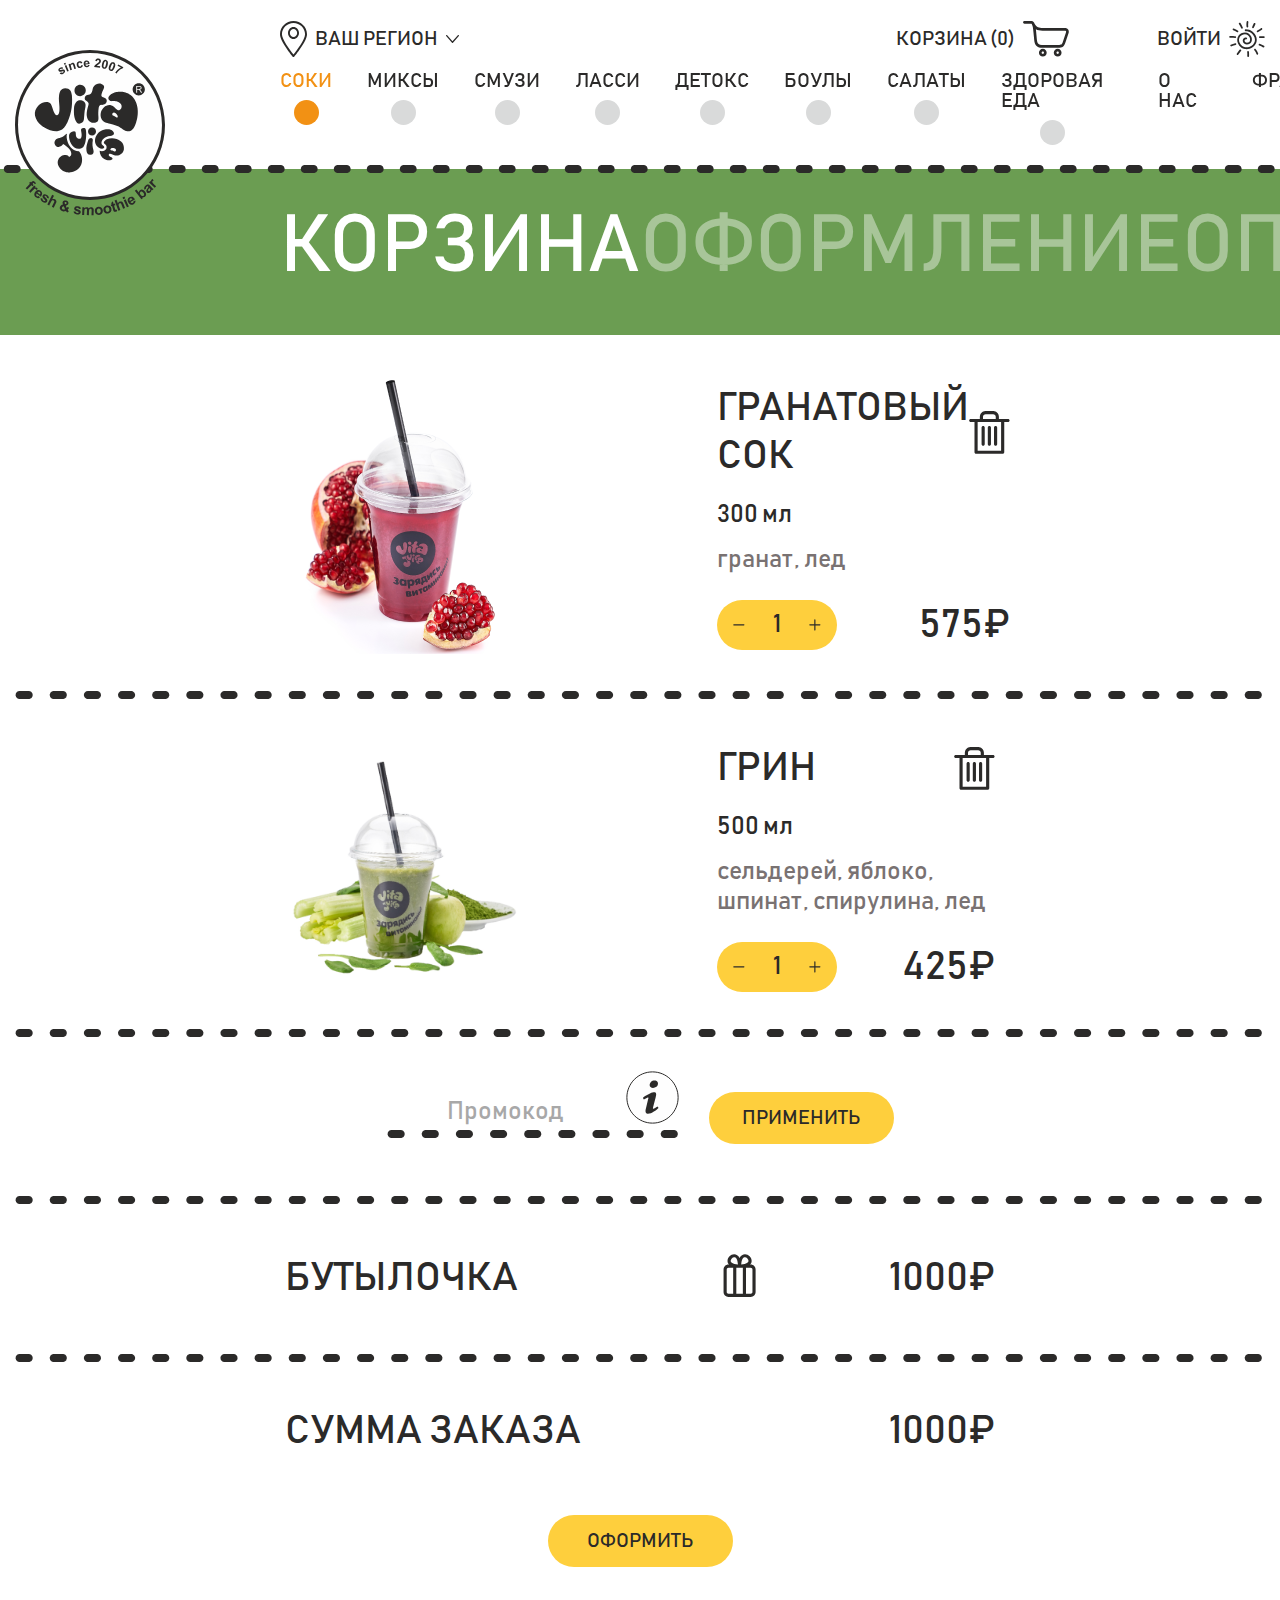
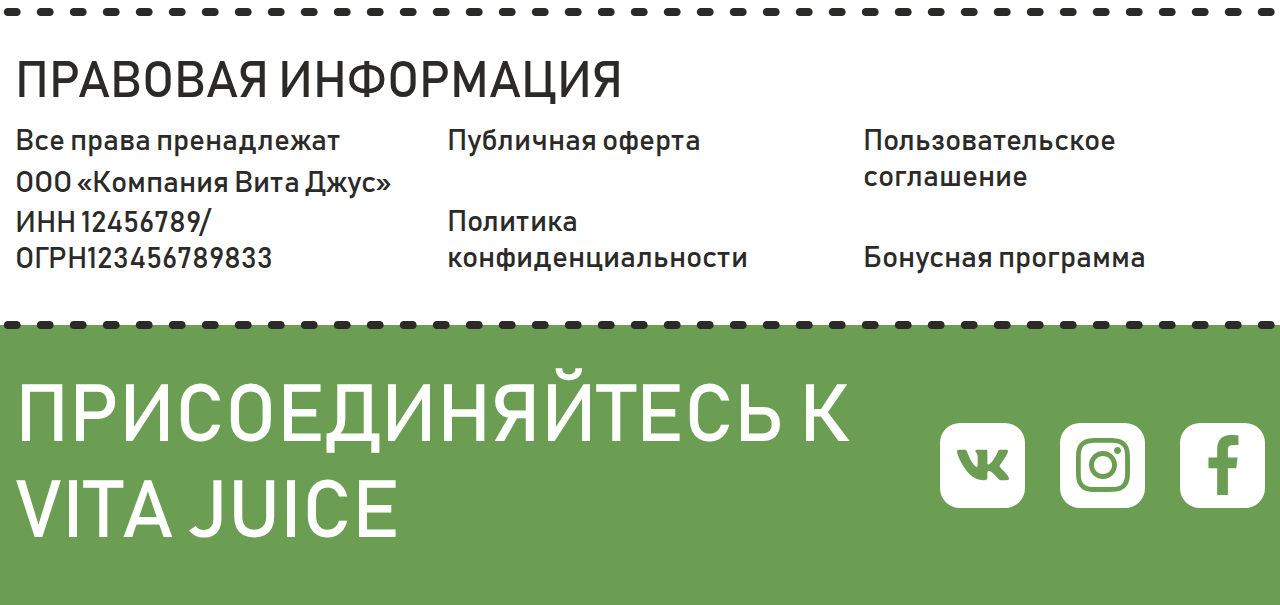
<file: cart.html>
<!DOCTYPE html>
<html lang="en">

<head>
    <meta charset="UTF-8">
    <meta http-equiv="X-UA-Compatible" content="IE=edge">
    <meta name="viewport" content="width=device-width, initial-scale=1.0">
    <link rel="stylesheet" href="css/swiper-bundle.min.css">
    <link rel="stylesheet" href="css/bootstrap.min.css">
    <link rel="stylesheet" href="css/style.css">
    <title>Корзина</title>
</head>

<body>

    <div class="wrapper">
        <header class='header border-b'>
            <div class='container'>
                <div class='header__inner'>
                    <div class="header__top">
                        <div class="header__mob">
                            <button class="header__burger">
                                <span></span>
                                <span></span>
                                <span></span>
                            </button>
                            <button class="header__mob-menu header__link">меню</button>
                        </div>
                        <button class="header__city header__link" data-toggle='modal' data-target='#modalCity'>
                            <svg width="27" height="36" viewBox="0 0 27 36" fill="none" xmlns="http://www.w3.org/2000/svg">
                                <path d="M13.5 36C13.7893 36 14.0786 35.8579 14.2232 35.6684C14.7536 35.0526 27 20.3211 27 13.2632C27 5.96842 20.925 0 13.5 0C6.075 0 0 5.96842 0 13.2632C0 20.3211 12.2464 35.0526 12.7768 35.6684C12.9214 35.8579 13.2107 36 13.5 36ZM13.5 1.89474C19.8643 1.89474 25.0714 7.01053 25.0714 13.2632C25.0714 18.7105 16.1518 30.2211 13.5 33.5368C9.69107 28.8 1.92857 18.1895 1.92857 13.2632C1.92857 7.01053 7.13571 1.89474 13.5 1.89474Z" fill="#2B2A29"/>
                                <path d="M19 12C19 8.7 16.525 6 13.5 6C10.475 6 8 8.7 8 12C8 15.3 10.475 18 13.5 18C16.525 18 19 15.3 19 12ZM9.83333 12C9.83333 9.8 11.4833 8 13.5 8C15.5167 8 17.1667 9.8 17.1667 12C17.1667 14.2 15.5167 16 13.5 16C11.4833 16 9.83333 14.2 9.83333 12Z" fill="#2B2A29"/>
                            </svg>
                            <span>ваш регион</span>
                            <svg class="header__city-arrow" width="13" height="8" viewBox="0 0 13 8" fill="none" xmlns="http://www.w3.org/2000/svg">
                                <path d="M0.174303 1.09526C-0.0908161 0.83305 -0.0377922 0.413521 0.227327 0.151315C0.492446 -0.0584495 0.916637 -0.0584495 1.18176 0.203756L6.48414 6.28693L11.8395 0.203757C12.0516 -0.058449 12.4758 -0.0584489 12.794 0.151316C13.0591 0.413522 13.0591 0.833051 12.847 1.09526L7.01438 7.75528C6.74926 8.06993 6.27205 8.06993 6.00693 7.75528L0.174303 1.09526Z" fill="#2B2A29"/>
                            </svg>
                        </button>
                        <div class="header__top-right">
                            <button class="header__link header__cart" data-toggle='modal' data-target='#modalCart'>
                                <span>корзина (0)</span>
                                <svg width="46" height="37" viewBox="0 0 46 37" fill="none" xmlns="http://www.w3.org/2000/svg">
                                    <path d="M9.13155 4.94168L9.08091 4.8166C8.81314 4.14908 8.64971 3.81301 8.50085 3.74165C8.1924 3.59357 7.3768 3.62426 5.83918 3.68181L4.63608 3.72402C4.18416 3.73628 2.99259 3.73092 2.14934 3.72632L1.40738 3.72323C0.663125 3.72093 0.0623428 3.11401 0.0646428 2.36975C0.0669428 1.6255 0.673858 1.02474 1.41812 1.02704L2.16007 1.0301C2.97493 1.03394 4.12585 1.0393 4.56473 1.0278L5.74402 0.985593C7.71133 0.911949 8.75251 0.872038 9.66403 1.30939C10.6316 1.77283 11.039 2.47181 11.5738 3.78539C13.9961 7.98699 16.248 7.97319 20.6745 7.9471L41.8068 7.95093C42.3531 7.94557 42.8587 8.0269 43.3145 8.17727L43.4449 8.22792C44.1569 8.49108 44.7324 8.92537 45.1421 9.49929C45.5741 10.1039 45.8081 10.8397 45.8081 11.6622C45.8081 12.1571 45.7176 12.6965 45.5281 13.2674L42.5096 22.3512C41.7408 24.666 41.0686 25.9589 39.9039 26.7523C38.7292 27.5533 37.3382 27.6745 35.0962 27.6745L18.7747 27.673C16.9478 27.6784 15.246 27.2073 13.9163 26.1668C12.6955 25.2093 11.8209 23.8067 11.4948 21.8939C11.2354 20.3716 11.0129 17.9516 10.7804 15.4035C10.4229 11.4927 10.0339 7.25655 9.45918 5.7803L9.13155 4.94168ZM34.6642 28.8063C35.7315 28.8063 36.7044 29.2421 37.4095 29.9464C38.1192 30.6569 38.5551 31.6298 38.5551 32.6971C38.5551 33.7644 38.1192 34.7365 37.4149 35.4424C36.7044 36.1521 35.7315 36.588 34.6642 36.588C33.5969 36.588 32.6248 36.1521 31.9189 35.4478C31.2092 34.7365 30.7733 33.7644 30.7733 32.6971C30.7733 31.6298 31.2092 30.6569 31.9135 29.9518C32.6248 29.2421 33.5969 28.8063 34.6642 28.8063ZM35.5036 31.857C35.2911 31.6444 34.9941 31.5132 34.6642 31.5132C34.3343 31.5132 34.0373 31.6444 33.8271 31.8547C33.6115 32.0702 33.4803 32.3672 33.4803 32.6971C33.4803 33.027 33.6115 33.324 33.8217 33.5342C34.0373 33.7498 34.3343 33.881 34.6642 33.881C34.9941 33.881 35.2911 33.7498 35.5013 33.5396C35.7169 33.324 35.8481 33.027 35.8481 32.6971C35.8481 32.3672 35.7169 32.0702 35.5036 31.857ZM19.819 28.8063C20.8862 28.8063 21.8591 29.2421 22.5643 29.9464C23.274 30.6569 23.7098 31.6298 23.7098 32.6971C23.7098 33.7644 23.274 34.7365 22.5696 35.4424C21.8591 36.1521 20.8862 36.588 19.819 36.588C18.7517 36.588 17.7795 36.1521 17.0736 35.4478C16.3639 34.7365 15.9281 33.7644 15.9281 32.6971C15.9281 31.6298 16.3639 30.6569 17.0683 29.9518C17.7795 29.2421 18.7517 28.8063 19.819 28.8063ZM20.6583 31.857C20.4458 31.6444 20.1489 31.5132 19.819 31.5132C19.489 31.5132 19.1921 31.6444 18.9818 31.8547C18.7662 32.0702 18.635 32.3672 18.635 32.6971C18.635 33.027 18.7662 33.324 18.9765 33.5342C19.1921 33.7498 19.489 33.881 19.819 33.881C20.1489 33.881 20.4458 33.7498 20.656 33.5396C20.8717 33.324 21.0029 33.027 21.0029 32.6971C21.0029 32.3672 20.8717 32.0702 20.6583 31.857ZM20.686 10.6433C17.2954 10.664 14.9391 10.6778 12.8751 9.36195C13.0991 11.1558 13.2864 13.1976 13.4659 15.161C13.6899 17.614 13.904 19.9442 14.1587 21.4396C14.3628 22.6397 14.8738 23.4906 15.5767 24.0415C16.3946 24.6814 17.5209 24.9714 18.7747 24.9714L35.0962 24.9729C36.8041 24.9676 37.8131 24.9085 38.3817 24.521C38.9587 24.1282 39.3799 23.222 39.95 21.5056L42.9684 12.4218C43.0574 12.1518 43.1012 11.8963 43.1012 11.6622C43.1012 11.4113 43.0452 11.208 42.9431 11.0645C42.8541 10.9395 42.7168 10.8374 42.5388 10.7668L42.4689 10.7461C42.2848 10.6855 42.063 10.6525 41.8068 10.6525L20.686 10.6433Z" fill="#2B2A29"/>
                                </svg>
                            </button>
                            <button class="header__link header__login" data-toggle='modal' data-target='#modalLogin'>
                                <span>войти</span>
                                <svg width="36" height="36" viewBox="0 0 36 36" fill="none" xmlns="http://www.w3.org/2000/svg">
                                    <path d="M16.6468 10.1338C16.1486 10.1338 15.7445 9.72966 15.7445 9.23142C15.7445 8.73318 16.1486 8.32907 16.6468 8.32907C19.1994 8.32907 21.4962 9.12501 23.3423 10.4985C25.2376 11.9088 26.6515 13.9258 27.3707 16.3116C28.9616 21.586 25.6171 26.154 20.645 27.6528C19.1058 28.1168 17.4602 28.2554 15.8821 28.0048C14.4907 27.7838 13.2144 27.2145 12.1223 26.4103C10.7667 25.4123 9.68484 24.046 9.00757 22.5329C7.82797 19.898 7.89805 16.863 9.63932 14.4982C10.3151 13.581 11.2292 12.8142 12.3668 12.2909C13.3991 11.8167 14.6099 11.5436 15.9844 11.5436C19.094 11.5436 21.3146 13.5293 22.3111 15.8558C23.8677 19.4877 22.3484 23.4562 17.964 23.4562C15.944 23.4562 13.9633 21.9717 13.7531 19.9189C13.6032 18.4472 14.3848 17.2231 15.5803 16.7193C16.3036 16.4144 18.0392 16.1433 18.1513 17.2953C18.1994 17.7894 17.8382 18.2304 17.3441 18.2784C16.4801 18.3644 15.4391 18.7148 15.5435 19.7358C15.6601 20.8852 16.8883 21.6515 17.964 21.6515C19.5437 21.6515 20.4757 20.9446 20.8614 19.965C21.2844 18.8923 21.0982 17.5971 20.6547 16.5607C19.9125 14.8276 18.2715 13.3483 15.9844 13.3483C14.8723 13.3483 13.9127 13.5595 13.1137 13.9268C12.2686 14.3156 11.5913 14.8834 11.091 15.5622C9.73088 17.4088 9.73344 19.7517 10.6506 21.7993C11.2031 23.0342 12.0839 24.1468 13.1863 24.9586C14.0595 25.6011 15.0708 26.0553 16.1645 26.2287C17.4643 26.4349 18.8352 26.3162 20.1304 25.9259C21.5714 25.4911 22.9075 24.7212 23.9372 23.691C25.8289 21.7973 26.4105 19.368 25.6437 16.8262C25.0376 14.8158 23.8544 13.1222 22.2712 11.9441C20.7304 10.7982 18.8019 10.1338 16.6468 10.1338V10.1338Z" fill="#2B2A29"/>
                                    <path fill-rule="evenodd" clip-rule="evenodd" d="M19.1657 36.0052C18.7206 36.0052 18.276 35.7182 18.2797 35.1433C18.2863 33.8311 18.3917 32.498 18.1983 31.1952C18.0981 30.5184 18.6797 30.0739 19.1948 30.0739C19.5371 30.0739 19.8495 30.2688 19.916 30.721C20.135 32.1938 20.0689 33.6587 20.0608 35.1433C20.0577 35.7182 19.6112 36.0052 19.1657 36.0052V36.0052ZM8.57843 34.0256C7.92519 34.0256 7.32869 33.1324 7.90619 32.4771C8.90987 31.3374 9.70933 30.0396 10.5953 28.8109C10.7933 28.5357 11.0706 28.4217 11.3433 28.4217C11.9851 28.4217 12.6067 29.0549 12.1341 29.7098C11.1591 31.0637 10.2721 32.4812 9.16662 33.737C8.98709 33.9406 8.7805 34.0256 8.57843 34.0256V34.0256ZM28.2131 33.6864C27.9527 33.6864 27.7048 33.5492 27.564 33.2173C26.983 31.8397 26.3158 30.4591 25.3281 29.3245C24.7552 28.6661 25.3506 27.7736 26.0013 27.7736C26.2028 27.7736 26.4095 27.8589 26.5891 28.0647C27.6853 29.3245 28.4571 30.786 29.1038 32.3175C29.406 33.0347 28.7804 33.6864 28.2131 33.6864V33.6864ZM34.5419 26.5269C34.4027 26.5269 34.2559 26.4911 34.1071 26.4093C32.8523 25.7223 31.6134 25.0183 30.2465 24.5749C29.2588 24.2562 29.5499 22.8101 30.4316 22.8101C30.5217 22.8101 30.6185 22.825 30.7197 22.8582C32.2343 23.3472 33.6166 24.1094 35.0058 24.8701C35.8647 25.3401 35.3394 26.5269 34.5419 26.5269V26.5269ZM2.22716 25.3868C1.41426 25.3868 0.877263 24.1917 1.75141 23.7396C3.17765 23.0015 4.74598 22.671 6.26314 22.1783C6.36505 22.1456 6.46007 22.1308 6.55014 22.1308C7.43249 22.1308 7.72518 23.5773 6.73685 23.8971C5.37305 24.3391 3.93205 24.6142 2.65073 25.2783C2.50597 25.3534 2.36226 25.3868 2.22716 25.3868V25.3868ZM6.30817 17.0283C4.78004 17.0283 3.33262 16.8688 1.61969 16.835C-0.399554 16.7958 -0.339451 15.0359 1.83125 15.039C3.6585 15.0421 4.70927 15.1975 6.27337 15.246C7.40792 15.2823 7.42328 17.0283 6.30817 17.0283ZM34.8944 17.0277C33.5377 17.0277 32.1801 17.0277 30.823 17.0277C29.6731 17.0277 29.6731 15.246 30.823 15.246C32.1801 15.246 33.5377 15.246 34.8944 15.246C36.0447 15.246 36.0447 17.0277 34.8944 17.0277ZM8.37478 11.3215C8.17988 11.3215 7.97885 11.2592 7.79375 11.1112C6.72764 10.2602 5.51429 9.63251 4.22622 9.18995C3.25133 8.85646 3.53468 7.41898 4.40225 7.41898C4.49583 7.41898 4.59509 7.43535 4.70094 7.47118C6.29691 8.01958 7.73381 8.79769 9.0536 9.85037C9.76357 10.4182 9.11646 11.3215 8.37478 11.3215ZM28.468 11.2954C27.6495 11.2954 27.3901 9.88822 28.3232 9.50765C29.6557 8.96801 30.7612 7.99853 31.9565 7.22307C32.1152 7.12028 32.2712 7.07525 32.418 7.07525C33.1664 7.07525 33.659 8.2405 32.8558 8.76084C31.5121 9.63251 30.2951 10.6187 28.7963 11.2264C28.6792 11.2739 28.5691 11.2954 28.468 11.2954V11.2954ZM12.9454 7.71474C12.5893 7.71474 12.2318 7.52804 12.0895 7.09733C11.6011 5.62505 10.6983 4.33656 9.91606 3.01222C9.51034 2.32419 10.1263 1.68324 10.736 1.68324C11.0062 1.68324 11.2758 1.80896 11.4547 2.11292C12.3208 3.57848 13.2681 4.99637 13.8069 6.62362C14.0257 7.28403 13.4861 7.71474 12.9454 7.71474ZM23.997 7.12599C23.4447 7.12541 22.9152 6.70242 23.1751 6.05737C23.6856 4.79636 24.2437 3.55699 24.8498 2.33794C25.0095 2.01716 25.2683 1.88426 25.5338 1.88426C26.1199 1.88426 26.7379 2.53179 26.388 3.23768C25.8515 4.31856 25.3461 5.41335 24.8938 6.53209C24.7266 6.94645 24.3573 7.12599 23.997 7.12599V7.12599ZM18.231 6.38677C17.8909 6.38677 17.5808 6.19188 17.5196 5.74011C17.2889 4.05466 17.3855 2.4182 17.633 0.740947C17.6995 0.289318 18.0115 0.0944214 18.3534 0.0944214C18.8685 0.0944214 19.4501 0.53933 19.3504 1.21567C19.1534 2.54876 19.0546 3.92571 19.2388 5.26656C19.3303 5.94217 18.7456 6.38677 18.231 6.38677Z" fill="#2B2A29"/>
                                </svg>
                            </button>
                        </div>
                    </div>
                    <div class="header__bottom">
                        <nav class="header__menu1">
                            <div class="header__menu1-top">
                                <span class="header__menu1-title header__link">меню</span>
                                <button class="header__menu1-close">
                                    <svg width="15" height="14" viewBox="0 0 15 14" fill="none" xmlns="http://www.w3.org/2000/svg">
                                        <path fill-rule="evenodd" clip-rule="evenodd" d="M0.334668 13.7002C0.534668 13.9002 0.734668 14.0002 1.03467 14.0002C1.33467 14.0002 1.53467 13.9002 1.73467 13.7002L7.03467 8.40024L12.3347 13.7002C12.5347 13.9002 12.8347 14.0002 13.0347 14.0002C13.2347 14.0002 13.5347 13.9002 13.7347 13.7002C14.1347 13.3002 14.1347 12.7002 13.7347 12.3002L8.43467 7.00024L13.7347 1.70024C14.1347 1.30024 14.1347 0.700244 13.7347 0.300244C13.3347 -0.0997559 12.7347 -0.0997559 12.3347 0.300244L7.03467 5.60024L1.73467 0.300244C1.33467 -0.0997559 0.734668 -0.0997559 0.334668 0.300244C-0.065332 0.700244 -0.065332 1.30024 0.334668 1.70024L5.63467 7.00024L0.334668 12.3002C-0.065332 12.7002 -0.065332 13.3002 0.334668 13.7002Z" fill="#2B2A29"/>
                                    </svg>
                                </button>
                            </div>
                            <ul class="header__menu1-wrap">
                                <li class="header__menu1-item active-link header__link header__menu1-item--color1">
                                    <a href="">
                                        <span>соки</span>
                                        <i></i>
                                    </a>
                                </li>
                                <li class="header__menu1-item header__link header__menu1-item--color2">
                                    <a href="">
                                        <span>миксы</span>
                                        <i></i>
                                    </a>
                                </li>
                                <li class="header__menu1-item header__link header__menu1-item--color3">
                                    <a href="">
                                        <span>смузи</span>
                                        <i></i>
                                    </a>
                                </li>
                                <li class="header__menu1-item header__link header__menu1-item--color4">
                                    <a href="">
                                        <span>ласси</span>
                                        <i></i>
                                    </a>
                                </li>
                                <li class="header__menu1-item header__link header__menu1-item--color5">
                                    <a href="">
                                        <span>детокс</span>
                                        <i></i>
                                    </a>
                                </li>
                                <li class="header__menu1-item header__link header__menu1-item--color6">
                                    <a href="">
                                        <span>боулы</span>
                                        <i></i>
                                    </a>
                                </li>
                                <li class="header__menu1-item header__link header__menu1-item--color7">
                                    <a href="">
                                        <span>салаты</span>
                                        <i></i>
                                    </a>
                                </li>
                                <li class="header__menu1-item header__link header__menu1-item--color8">
                                    <a href="">
                                        <span>здоровая еда</span>
                                        <i></i>
                                    </a>
                                </li>
                            </ul>
                        </nav>
                        <ul class="header__menu2">
                            <li class="header__menu2-top">
                                <a href="index.html" class="header__logo">
                                    <svg viewBox="0 0 150 166" fill="none" xmlns="http://www.w3.org/2000/svg">
                                        <path fill-rule="evenodd" clip-rule="evenodd" d="M75.0001 2.09763C115.263 2.09763 147.903 34.7373 147.903 75.0003C147.903 115.263 115.263 147.903 75.0001 147.903C34.7371 147.903 2.09741 115.263 2.09741 75.0003C2.09741 34.7373 34.7371 2.09763 75.0001 2.09763Z" fill="#FEFEFE"/>
                                        <path fill-rule="evenodd" clip-rule="evenodd" d="M75.0002 0C116.414 0 150 33.5861 150 74.9999C150 116.415 116.414 150 75.0002 150C33.5861 150 0 116.415 0 74.9999C0 33.5861 33.5861 0 75.0002 0ZM75.0002 3.0209C114.746 3.0209 146.979 35.2546 146.979 74.9999C146.979 114.746 114.746 146.979 75.0002 146.979C35.2545 146.979 3.02098 114.746 3.02098 74.9999C3.02098 35.2546 35.2545 3.0209 75.0002 3.0209Z" fill="#2B2A29"/>
                                        <path fill-rule="evenodd" clip-rule="evenodd" d="M96.608 109.8C94.0579 110.893 91.4963 110.221 89.2246 108.96C86.1841 107.272 84.8123 104.052 84.624 100.769C85.3968 101.024 86.1999 101.167 86.9713 101.164C88.538 101.156 89.9978 100.599 91.011 99.2818L91.2104 99.0226L91.3363 98.7056C91.7442 97.6789 91.703 96.7066 91.3621 95.8429L91.3588 95.8441C91.009 94.9634 90.3602 94.2572 89.589 93.7758C89.4349 93.663 89.3031 93.5466 89.192 93.4283C88.9401 93.1597 88.8329 92.8857 88.8391 92.6239C88.8483 92.2347 89.0388 91.7826 89.3602 91.316C89.5751 91.0039 89.8484 90.6929 90.169 90.3922C90.6238 89.9655 91.1907 89.5521 91.8627 89.2017C96.2629 87.544 101.659 87.8947 106.027 91.5483C108.378 93.5152 109.084 96.1407 108.921 99.1479C108.424 103.888 103.145 106.758 98.6871 104.994C97.6201 104.571 95.5075 103.226 94.4068 103.842C93.8241 104.168 93.5687 105.129 93.9959 105.725C94.6518 106.64 95.5885 106.79 96.4894 107.367C97.8782 108.255 97.9675 109.218 96.608 109.8ZM96.766 98.0564C95.6562 98.3795 94.5956 100.055 95.9783 100.289C98.8602 100.775 98.1471 101.216 99.3355 101.408C101.089 101.69 101.513 99.9476 100.381 98.7814C99.6701 98.0495 98.0927 97.6704 96.766 98.0564Z" fill="#2B2A29"/>
                                        <path fill-rule="evenodd" clip-rule="evenodd" d="M58.978 58.4765C58.7125 63.9823 59.0868 68.9152 61.9756 72.7466C63.6778 75.0042 68.6298 73.2016 68.8928 69.6192C69.4394 64.8797 69.2452 62.0281 70.3442 57.5306C71.5613 52.5492 68.7508 51.1812 66.0553 50.3205C63.304 49.4422 59.2968 51.8721 58.978 58.4765ZM65.2565 34.8662C68.37 34.9275 70.8452 37.502 70.7839 40.6156C70.7226 43.7291 68.148 46.2043 65.0345 46.143C61.921 46.0817 59.4458 43.5072 59.5071 40.3937C59.5684 37.2801 62.143 34.8049 65.2565 34.8662Z" fill="#2B2A29"/>
                                        <path fill-rule="evenodd" clip-rule="evenodd" d="M44.0332 45.6735C44.8167 41.1231 45.5171 38.8439 50.2875 38.2039C54.9998 38.1964 56.3202 41.2593 56.9134 45.3891C57.3414 50.6754 57.1233 56.0845 56.0436 61.2475C54.9427 66.2238 53.3352 71.1071 50.674 75.5394C48.6316 78.6821 46.0673 80.8661 42.1969 81.3051C37.7596 81.582 33.2045 79.7052 29.432 77.5535L29.0708 77.3403L28.7153 77.1245L28.3669 76.9058L28.0263 76.6854L27.6935 76.4629L27.3685 76.2388L27.0571 76.0163L26.1742 75.3438C23.0181 72.6793 20.8182 69.6273 19.9663 65.5868C19.4104 61.8565 20.647 58.7343 23.2154 55.7787C26.1839 52.3624 33.0185 50.088 35.8566 53.9642C37.5342 56.3651 38.6667 65.3399 42.1104 65.2473C44.9612 64.5938 44.4682 58.7749 44.4261 56.6999C44.3145 53.0143 43.5273 49.3726 44.0332 45.6735Z" fill="#2B2A29"/>
                                        <path fill-rule="evenodd" clip-rule="evenodd" d="M76.9655 41.7577C77.7902 39.7639 77.4039 37.8387 78.9561 36.1254C80.7818 34.1099 83.4882 33.0753 86.406 33.8951C89.3018 35.0539 89.7847 36.7589 88.3756 39.4815C87.6879 40.8103 87.1126 42.2678 86.5925 43.896C85.9893 45.7821 86.4926 46.93 88.8176 47.5767C93.9426 49.1891 91.9451 55.1005 86.7489 54.8766C84.5834 54.7832 83.9353 56.2505 83.6736 57.9365C83.2134 60.9027 83.221 64.1655 83.3874 66.3292C83.7004 70.391 83.2263 72.1705 80.1972 72.6861C74.2435 73.6996 71.7484 68.8732 71.6867 64.4664C71.6484 61.7168 72.5016 58.1544 73.5335 54.8426C74.187 52.7448 72.2683 51.4092 70.9197 50.5647C68.8637 49.2777 69.4619 44.8067 73.4997 44.6554C75.2125 44.5916 75.9654 44.1736 76.9655 41.7577Z" fill="#2B2A29"/>
                                        <path fill-rule="evenodd" clip-rule="evenodd" d="M98.4537 65.7337L98.7912 65.8675L99.0948 66.0058L99.3956 66.1589L99.6915 66.3218L99.979 66.4901L100.258 66.6593L100.525 66.826L100.78 66.9855L101.02 67.1334L101.246 67.2668L101.459 67.3819L101.665 67.4743L101.876 67.54L102.129 67.5602L102.455 67.4423L102.708 67.097L102.772 66.7269L102.746 66.4273L102.68 66.1516L102.585 65.8722L102.46 65.5809L102.309 65.2792L102.132 64.969L101.931 64.6552L101.708 64.3431L101.463 64.0375L101.198 63.7447L100.914 63.4701L100.611 63.2203L100.292 63.0017L99.9534 62.8215L99.5827 62.6821L98.9404 62.6034L98.3329 62.7363L97.8105 63.0613L97.4194 63.5696L97.2515 64.2313L97.4037 64.8921L97.8325 65.4012L98.4537 65.7337ZM93.41 47.5923L93.4614 47.4329L93.5386 47.2272L93.6263 47.0233L93.7252 46.8197L93.8338 46.6184L93.953 46.4193L94.0826 46.2217L94.2232 46.0256L94.3733 45.8319L94.5336 45.64L94.7034 45.4515L94.8837 45.2652L95.0727 45.082L95.2723 44.9017L95.4799 44.7249L95.6919 44.5558L96.3431 44.0914L97.0507 43.6629L97.8145 43.2698L98.6307 42.9146L99.4933 42.6011L100.398 42.3305L101.339 42.1064L102.311 41.9305L103.31 41.8057L104.33 41.7341L105.367 41.7175L106.416 41.7581L107.471 41.8588L108.528 42.0209L109.581 42.2468L110.627 42.5383L111.66 42.8977L112.675 43.3268L113.668 43.8279L114.635 44.402L115.569 45.0515L116.468 45.7794L117.326 46.5867L118.14 47.4757L118.903 48.449L119.613 49.5087L120.264 50.6578L120.853 51.8977L121.375 53.2319L121.824 54.6628L122.196 56.1938L122.488 57.8319L122.558 58.3476L122.619 58.8713L122.671 59.3971L122.713 59.9234L122.744 60.4519L122.767 60.9817L122.78 61.5128L122.784 62.0443L122.777 62.577L122.762 63.1108L122.737 63.6447L122.704 64.1794L122.661 64.7141L122.61 65.2485L122.55 65.7836L122.482 66.3174L122.405 66.8514L122.319 67.385L122.225 67.9178L122.123 68.4492L122.013 68.9801L121.894 69.5097L121.768 70.0379L121.634 70.564L121.492 71.089L121.342 71.6119L121.185 72.1331L121.021 72.6514L120.849 73.1677L120.67 73.6816L120.484 74.1928L120.292 74.6992L120.089 75.2044L119.883 75.6858L119.672 76.1463L119.458 76.5852L119.239 77.0025L119.017 77.3996L118.79 77.7754L118.56 78.131L118.325 78.4659L118.088 78.7808L117.846 79.0762L117.602 79.3519L117.354 79.6087L117.104 79.846L116.849 80.0653L116.591 80.2657L116.329 80.4492L116.064 80.6147L115.795 80.7633L115.522 80.8947L115.244 81.0097L114.963 81.1078L114.677 81.1898L114.386 81.2554L114.09 81.3053L113.79 81.3387L113.484 81.356L113.174 81.3572L112.858 81.3427L112.538 81.3118L112.212 81.2659L111.882 81.2025L111.526 81.1197L111.179 81.0228L110.838 80.9128L110.503 80.7904L110.174 80.6562L109.85 80.5107L109.532 80.3551L109.217 80.1889L108.906 80.0141L108.598 79.8311L108.294 79.6402L107.993 79.4419L107.693 79.2373L107.395 79.0271L107.099 78.8122L106.803 78.5928L106.507 78.3701L106.212 78.1443C103.111 75.7666 98.7909 74.5621 95.0285 73.7248C91.7626 73.0138 87.5738 72.589 85.9202 67.5583C84.798 62.1542 87.077 59.1193 89.0795 57.2391C90.6147 55.7977 93.2082 54.5942 95.9187 55.1545C98.8627 55.7629 100.164 58.486 102.512 60.0381C104.039 60.7588 105.065 59.8149 106.15 58.3946L106.33 57.9733L106.456 57.5973L106.545 57.2178L106.6 56.836L106.619 56.4563L106.604 56.0811L106.555 55.7122L106.474 55.3501L106.36 54.9986L106.217 54.6579L106.045 54.3292L105.845 54.0118L105.618 53.7079L105.365 53.4171L105.087 53.1402L104.784 52.877L104.457 52.6285L104.106 52.3955L103.732 52.1784L103.336 51.977L102.917 51.7933L102.476 51.6272L102.013 51.4796L101.53 51.3509L101.025 51.2425L100.501 51.1548L99.9562 51.0886L99.3923 51.0444L98.809 51.0237L98.2069 51.027L97.5866 51.0554L96.9645 51.1076L96.5269 51.1283L96.1231 51.1011L95.7385 51.0302L95.3757 50.9176L95.0352 50.768L94.7215 50.5833L94.4354 50.368L94.1798 50.124L93.9553 49.8559L93.7652 49.5668L93.6107 49.2607L93.493 48.9404L93.4129 48.6085L93.3724 48.2685L93.3718 47.9205L93.41 47.5923Z" fill="#2B2A29"/>
                                        <path fill-rule="evenodd" clip-rule="evenodd" d="M63.9312 101.211L64.1817 101.51L64.3713 101.752L64.5561 101.997L64.7341 102.245L64.9064 102.495L65.0709 102.746L65.2298 103.001L65.3813 103.257L65.5264 103.515L65.6642 103.775L65.7956 104.038L65.9197 104.303L66.0372 104.569L66.1472 104.837L66.2505 105.108L66.3463 105.381L66.4349 105.654L66.5573 106.074L66.6664 106.496L66.7627 106.919L66.8458 107.343L66.9154 107.768L66.9721 108.192L67.0156 108.618L67.0463 109.043L67.0633 109.467L67.0675 109.89L67.0583 110.312L67.0364 110.732L67.0011 111.15L66.9528 111.565L66.8913 111.978L66.8167 112.387L66.729 112.793L66.628 113.195L66.5139 113.593L66.387 113.986L66.2467 114.375L66.0937 114.758L65.9274 115.135L65.7486 115.507L65.5558 115.873L65.3505 116.231L65.132 116.583L64.9009 116.928L64.6558 117.265L64.3984 117.594L64.1275 117.916L63.8437 118.228L63.5823 118.496L63.3098 118.757L63.0264 119.011L62.7334 119.257L62.4305 119.497L62.1184 119.728L61.7978 119.951L61.4689 120.166L61.1318 120.373L60.788 120.571L60.4368 120.76L60.08 120.94L59.7168 121.11L59.3483 121.272L58.9752 121.423L58.5979 121.564L58.2162 121.696L57.8316 121.817L57.4438 121.928L57.0536 122.028L56.6615 122.117L56.2683 122.194L55.8742 122.261L55.4799 122.317L55.085 122.36L54.6912 122.392L54.2982 122.412L53.9071 122.42L53.5176 122.415L53.1308 122.398L52.7473 122.369L52.3669 122.326L52.0107 122.275L51.6561 122.213L51.3038 122.14L50.9546 122.056L50.6075 121.961L50.2637 121.856L49.9232 121.74L49.5864 121.613L49.2533 121.475L48.9249 121.327L48.6005 121.169L48.281 120.999L47.9665 120.819L47.6576 120.628L47.3542 120.427L47.0565 120.215L46.7643 119.993L46.4796 119.76L46.2011 119.516L45.9296 119.262L45.6652 118.997L45.4086 118.722L45.1597 118.437L44.9188 118.14L44.6855 117.833L44.462 117.516L44.2464 117.188L44.0406 116.849L43.8436 116.5L43.6565 116.14L43.4793 115.77L43.3151 115.394L43.0551 114.689L42.87 114.002L42.7526 113.328L42.7005 112.669L42.709 112.025L42.7751 111.398L42.8953 110.789L43.0673 110.2L43.287 109.631L43.552 109.086L43.8585 108.566L44.2041 108.072L44.585 107.606L44.9982 107.172L45.4394 106.77L45.9063 106.402L46.3944 106.071L46.9008 105.779L47.4214 105.526L47.9534 105.316L48.4917 105.15L49.0339 105.029L49.5761 104.955L50.1149 104.929L50.6459 104.954L51.1673 105.029L51.6762 105.157L52.1697 105.338L52.6453 105.576L53.1009 105.871L53.5339 106.227L54.1691 106.878C55.5828 106.196 56.2898 105.344 56.2999 103.752C56.3103 102.131 55.6323 100.745 54.6912 99.4521C53.4626 97.7655 49.9444 95.1655 48.1746 94.0797C46.8418 96.6563 42.8266 98.2322 40.4587 95.4242C38.3345 92.9047 39.926 89.2457 43.1707 88.3578C45.2635 87.7851 46.5061 87.6374 48.8763 86.0077C50.034 85.2115 51.4626 83.5791 52.0137 83.7574C51.6577 84.8419 51.525 86.1603 51.7058 87.7878C51.8828 89.3818 52.3081 91.0724 52.9574 92.6856C53.8949 95.015 55.3154 97.2135 57.1552 98.7845C59.0302 100.386 61.3073 101.347 63.9312 101.211Z" fill="#2B2A29"/>
                                        <path fill-rule="evenodd" clip-rule="evenodd" d="M88.8449 79.8007C93.0982 78.7839 96.0505 79.3462 97.9154 81.18C99.732 82.9662 99.4924 85.5595 95.0941 85.8827C92.2036 86.095 89.9715 87.3227 88.5424 88.6634C86.2298 90.8331 85.4431 93.8018 88.3267 95.788C89.0198 96.2189 89.4793 96.9612 89.1335 97.832C88.0201 99.2796 85.6532 98.9307 83.9642 97.856C76.6838 93.2235 80.3502 81.8314 88.8449 79.8007Z" fill="#2B2A29"/>
                                        <path fill-rule="evenodd" clip-rule="evenodd" d="M78.4478 100.248C79.2313 102.988 77.8392 104.641 75.662 104.837C72.7351 105.099 71.7813 103.214 71.4475 100.618C70.9441 96.7006 72.0279 94.2893 73.2108 90.2413C74.1362 87.0747 78.4179 87.0229 77.8027 90.5124C77.2279 93.7743 77.3708 96.483 78.4478 100.248Z" fill="#2B2A29"/>
                                        <path fill-rule="evenodd" clip-rule="evenodd" d="M60.8288 84.2201C60.6728 86.7148 62.1965 88.2188 62.9549 88.5147C66.2538 89.8035 67.4554 86.9648 66.0902 80.6499C65.7376 79.0183 66.7649 78.2289 68.392 78.0204C70.0946 77.9479 70.5191 78.1802 70.8814 80.0167C71.3331 82.3057 71.2714 86.0824 71.0028 88.1847C70.2528 94.0563 68.9735 97.2175 66.4468 98.2345C59.4074 101.068 54.7298 93.4994 54.0665 87.5276C53.6931 84.1651 54.9304 82.8024 56.5296 82.0891C58.7817 81.0842 61.0533 80.6292 60.8288 84.2201Z" fill="#2B2A29"/>
                                        <path fill-rule="evenodd" clip-rule="evenodd" d="M76.8867 77.5776C79.0871 77.5003 80.9343 79.2219 81.0116 81.4223C81.0891 83.6228 79.3674 85.47 77.1671 85.5473C74.9666 85.6246 73.1195 83.903 73.0421 81.7026C72.9647 79.5022 74.6863 77.6551 76.8867 77.5776Z" fill="#2B2A29"/>
                                        <path fill-rule="evenodd" clip-rule="evenodd" d="M123.751 33.1982C127.131 33.1982 129.871 35.9386 129.871 39.3186C129.871 42.6989 127.131 45.4393 123.751 45.4393C120.37 45.4393 117.63 42.6989 117.63 39.3186C117.63 35.9386 120.37 33.1982 123.751 33.1982ZM121.245 42.6584V35.9866H124.201C124.796 35.9866 125.248 36.0472 125.557 36.1667C125.866 36.2863 126.113 36.4974 126.298 36.8003C126.483 37.1031 126.574 37.4386 126.574 37.8053C126.574 38.2787 126.42 38.678 126.115 39.0025C125.809 39.3269 125.337 39.5321 124.697 39.6207C124.931 39.7324 125.109 39.8436 125.229 39.953C125.488 40.1882 125.733 40.4849 125.959 40.8413L127.113 42.6584H126.011L125.129 41.2699C124.873 40.8673 124.66 40.5612 124.493 40.3489C124.326 40.1359 124.176 39.9885 124.044 39.9033C123.914 39.8193 123.78 39.7578 123.642 39.7262C123.544 39.7036 123.38 39.6953 123.152 39.6953H122.13V42.6584H121.245ZM122.13 38.9312H124.024C124.428 38.9312 124.742 38.8883 124.969 38.8052C125.195 38.7223 125.367 38.5889 125.484 38.4047C125.601 38.2209 125.661 38.0226 125.661 37.8067C125.661 37.4914 125.548 37.2303 125.32 37.0271C125.091 36.8236 124.731 36.7227 124.239 36.7227H122.13V38.9312Z" fill="#2B2A29"/>
                                        <path d="M44.6906 23.4007L46.0631 22.3601C46.2823 22.613 46.5295 22.7619 46.8051 22.8041C47.08 22.8492 47.3932 22.7749 47.7418 22.5854C48.1267 22.3763 48.3775 22.1488 48.4962 21.9018C48.5723 21.7318 48.5647 21.5628 48.4743 21.3963C48.4136 21.2844 48.3265 21.21 48.2157 21.1742C48.1031 21.144 47.9007 21.1674 47.6117 21.2473C46.2656 21.6345 45.3734 21.8055 44.9328 21.7617C44.3206 21.6988 43.8685 21.3966 43.575 20.8564C43.3089 20.3667 43.2795 19.8515 43.4837 19.3099C43.6881 18.7682 44.1941 18.2781 45.0019 17.8392C45.7716 17.4209 46.4131 17.2363 46.9238 17.2842C47.4353 17.3339 47.8959 17.5658 48.3048 17.9825L47.0477 19.0026C46.868 18.8147 46.6601 18.7076 46.4283 18.6814C46.1964 18.6553 45.9248 18.728 45.6123 18.8978C45.218 19.1119 44.9657 19.3192 44.8538 19.5227C44.7822 19.6624 44.7813 19.7938 44.8481 19.9167C44.9059 20.0232 45.0039 20.0872 45.1434 20.1073C45.3329 20.1331 45.873 20.0199 46.7664 19.7687C47.6596 19.5172 48.3341 19.4364 48.7909 19.5276C49.2468 19.6216 49.6036 19.9075 49.8609 20.381C50.1407 20.8962 50.1671 21.4575 49.9365 22.0625C49.7074 22.6668 49.1707 23.1993 48.325 23.6588C47.559 24.075 46.8672 24.2496 46.2512 24.1841C45.637 24.1174 45.1164 23.8574 44.6906 23.4007ZM49.4208 14.8653L48.8228 13.4167L50.3853 12.7716L50.9833 14.2202L49.4208 14.8653ZM52.1943 21.5831L49.7504 15.6634L51.3129 15.0184L53.7566 20.938L52.1943 21.5831ZM60.9529 18.6333L59.3309 19.1099L58.411 15.9784C58.2163 15.3154 58.0549 14.8978 57.9288 14.7247C57.8006 14.5503 57.6441 14.4334 57.4543 14.3711C57.2646 14.309 57.0594 14.3114 56.8384 14.3763C56.5543 14.4598 56.3225 14.6115 56.1427 14.8316C55.961 15.0521 55.8675 15.3024 55.8586 15.5794C55.8487 15.8588 55.9451 16.3407 56.1469 17.0273L56.9632 19.8055L55.3413 20.2821L53.536 14.1377L55.0397 13.6959L55.3046 14.5976C55.6407 13.7507 56.2168 13.2085 57.0356 12.968C57.3947 12.8626 57.7434 12.8307 58.079 12.8716C58.4172 12.9135 58.6903 13.0113 58.9007 13.1659C59.1137 13.3221 59.287 13.5176 59.421 13.7548C59.557 13.9915 59.6932 14.3457 59.8322 14.8193L60.9529 18.6333ZM67.4004 12.8841L65.8038 13.4441C65.6958 13.1261 65.5299 12.901 65.3058 12.7667C65.0822 12.6344 64.8149 12.5924 64.5023 12.6434C64.0863 12.711 63.7767 12.9094 63.5761 13.238C63.3754 13.5665 63.3301 14.0678 63.44 14.7437C63.5623 15.4948 63.7743 16.004 64.0768 16.2735C64.379 16.5431 64.7411 16.6424 65.1634 16.5738C65.48 16.5222 65.7249 16.3886 65.8963 16.1752C66.07 15.9614 66.1614 15.6278 66.1725 15.1717L67.8624 15.1842C67.8149 15.9669 67.581 16.5906 67.1607 17.0549C66.7403 17.5191 66.1241 17.8174 65.3105 17.9501C64.3887 18.1001 63.6043 17.9279 62.9614 17.4345C62.3162 16.9396 61.9105 16.1764 61.7422 15.143C61.572 14.0977 61.716 13.2409 62.171 12.5687C62.6263 11.8966 63.324 11.485 64.2638 11.332C65.0309 11.2071 65.6691 11.274 66.1776 11.5308C66.6841 11.788 67.091 12.2383 67.4004 12.8841ZM72.9438 14.9143L74.6508 15.0697C74.4822 15.7032 74.1753 16.1989 73.7343 16.5581C73.2913 16.9155 72.7191 17.1217 72.0199 17.1747C70.9103 17.2588 70.0607 16.9581 69.4745 16.2723C69.0099 15.722 68.7432 15.0038 68.6758 14.1158C68.5956 13.0577 68.8095 12.2062 69.3158 11.5655C69.8218 10.923 70.4985 10.5706 71.3433 10.5065C72.2907 10.4348 73.0631 10.6917 73.66 11.2777C74.2552 11.8636 74.5907 12.8056 74.6642 14.1035L70.4439 14.4232C70.4941 14.9226 70.659 15.3019 70.9406 15.5613C71.22 15.8204 71.5546 15.9355 71.9402 15.9062C72.2046 15.8863 72.4206 15.7976 72.5883 15.6404C72.758 15.4833 72.8756 15.2413 72.9438 14.9143ZM72.9125 13.1967C72.8633 12.7074 72.7098 12.3437 72.4506 12.1077C72.1911 11.8695 71.8903 11.7643 71.5459 11.7906C71.1788 11.8183 70.8856 11.9768 70.666 12.2635C70.4464 12.5504 70.3572 12.9263 70.3965 13.3873L72.9125 13.1967ZM85.216 16.2522L84.9956 17.8037L79.1193 16.9692C79.2663 16.3877 79.537 15.857 79.9295 15.3746C80.322 14.8925 81.0506 14.2813 82.1114 13.5408C82.9667 12.9436 83.4967 12.5307 83.7035 12.3047C83.9826 11.9912 84.1472 11.6655 84.1955 11.3254C84.2487 10.9509 84.1898 10.6496 84.0167 10.4195C83.8459 10.1894 83.583 10.0505 83.2308 10.0005C82.8807 9.95072 82.5888 10.0172 82.3509 10.1994C82.1155 10.3799 81.9478 10.7134 81.8455 11.1996L80.1954 10.7949C80.4265 9.88475 80.8324 9.26521 81.4149 8.9365C81.9972 8.60999 82.6815 8.50161 83.4694 8.61355C84.3328 8.7361 84.9775 9.06662 85.406 9.60293C85.8327 10.1392 85.9966 10.7547 85.898 11.4488C85.8419 11.8438 85.7174 12.2084 85.526 12.5469C85.335 12.8832 85.0581 13.2241 84.6951 13.5712C84.4565 13.8034 84.0351 14.1234 83.4365 14.5351C82.8361 14.9461 82.4544 15.2202 82.291 15.3612C82.1261 15.4997 81.9897 15.6403 81.8807 15.7785L85.216 16.2522ZM90.8753 9.93549C91.71 10.1238 92.2945 10.5697 92.6311 11.2739C93.0316 12.1064 93.0478 13.3432 92.6785 14.9804C92.3097 16.6152 91.7617 17.7272 91.0368 18.3141C90.4364 18.7984 89.72 18.9468 88.8853 18.7585C88.0467 18.5694 87.4434 18.0938 87.0756 17.3322C86.7076 16.5703 86.711 15.3587 87.0849 13.7017C87.4518 12.0747 87.999 10.967 88.7237 10.3799C89.3242 9.89558 90.0407 9.74721 90.8753 9.93549ZM90.5657 11.3077C90.3693 11.2633 90.1781 11.2877 89.9969 11.3818C89.8137 11.4731 89.6418 11.6748 89.4829 11.9868C89.2742 12.3887 89.0551 13.0984 88.8266 14.1114C88.5977 15.1267 88.4907 15.834 88.5057 16.2358C88.5204 16.6376 88.5897 16.9189 88.7137 17.0797C88.8377 17.2403 88.9981 17.342 89.1947 17.3863C89.3914 17.4306 89.5824 17.4063 89.766 17.3127C89.9468 17.2207 90.1187 17.0192 90.2776 16.7073C90.4855 16.3092 90.7042 15.6017 90.9331 14.5867C91.1617 13.5734 91.2686 12.866 91.2537 12.4642C91.2388 12.0624 91.17 11.779 91.0459 11.6185C90.9225 11.4557 90.7624 11.352 90.5657 11.3077ZM98.6032 12.3537C99.4035 12.6564 99.9204 13.1791 100.156 13.9235C100.437 14.8035 100.28 16.0305 99.6871 17.6004C99.0944 19.1681 98.3971 20.193 97.5978 20.6734C96.9356 21.0694 96.2056 21.1166 95.4053 20.8142C94.6012 20.5102 94.0698 19.9555 93.8114 19.15C93.5533 18.3442 93.7252 17.1449 94.3258 15.556C94.9155 13.9961 95.6113 12.9751 96.4108 12.4946C97.0728 12.0984 97.8029 12.0512 98.6032 12.3537ZM98.1058 13.6695C97.9173 13.5984 97.7248 13.5959 97.5321 13.6638C97.3381 13.7288 97.1398 13.9046 96.9391 14.1915C96.6764 14.5605 96.3607 15.2327 95.9935 16.2041C95.6255 17.1776 95.4213 17.8633 95.3802 18.2632C95.3389 18.6631 95.3686 18.9514 95.4688 19.1278C95.5693 19.3041 95.714 19.4271 95.9027 19.4983C96.0913 19.5695 96.2838 19.5721 96.4785 19.5049C96.6703 19.4389 96.8686 19.2635 97.0694 18.9764C97.3306 18.6113 97.6456 17.941 98.0136 16.9678C98.3807 15.9962 98.5851 15.3103 98.6261 14.9106C98.6674 14.5105 98.6385 14.2204 98.5381 14.0441C98.4384 13.8656 98.2944 13.741 98.1058 13.6695ZM102.524 15.8073L103.257 14.4222L108.384 17.1341L107.806 18.2248C107.163 18.4169 106.418 18.7864 105.569 19.3327C104.721 19.88 103.949 20.5301 103.256 21.285C102.564 22.04 102.036 22.7639 101.676 23.4548L100.236 22.6932C100.834 21.625 101.639 20.6389 102.654 19.7358C103.67 18.8355 104.763 18.1246 105.935 17.6115L102.524 15.8073Z" fill="#2B2A29"/>
                                        <path d="M15.2277 131.752L16.0496 132.542L16.4562 132.118C16.9099 131.646 17.2998 131.341 17.6241 131.206C17.9501 131.068 18.3175 131.057 18.728 131.171C19.1405 131.287 19.554 131.542 19.9685 131.94C20.3921 132.347 20.7478 132.81 21.0341 133.327L19.8543 134.176C19.6665 133.889 19.4618 133.636 19.2381 133.422C19.0183 133.21 18.813 133.11 18.6206 133.119C18.428 133.129 18.1925 133.277 17.9154 133.565L17.5311 133.965L18.645 135.035L17.523 136.203L16.4092 135.133L12.1396 139.578L10.658 138.154L14.9276 133.71L14.1057 132.92L15.2277 131.752ZM15.5434 142.765L14.0073 141.4L19.1754 135.581L20.5992 136.846L19.8656 137.672C20.4574 137.499 20.9052 137.439 21.2094 137.491C21.5134 137.544 21.7888 137.682 22.0374 137.903C22.3887 138.214 22.6406 138.612 22.7949 139.093L21.1268 140.012C21.0163 139.613 20.85 139.315 20.6276 139.117C20.4109 138.925 20.1745 138.822 19.9206 138.807C19.6648 138.794 19.3579 138.902 18.9965 139.136C18.6349 139.37 18.0145 139.982 17.1365 140.971L15.5434 142.765ZM23.5638 146.014L24.9965 147.526C24.3342 147.969 23.6565 148.175 22.9655 148.149C22.2745 148.119 21.5869 147.848 20.9064 147.335C19.8266 146.521 19.2926 145.565 19.3082 144.469C19.3263 143.593 19.6592 142.724 20.3105 141.86C21.0867 140.83 21.9656 140.225 22.9417 140.047C23.9194 139.867 24.8195 140.088 25.6418 140.708C26.5639 141.403 27.0619 142.257 27.1368 143.271C27.2092 144.284 26.7591 145.412 25.7845 146.656L21.6771 143.56C21.322 144.056 21.1679 144.534 21.2168 144.996C21.2637 145.458 21.4768 145.831 21.8519 146.114C22.1094 146.308 22.3777 146.4 22.6567 146.392C22.9375 146.384 23.2391 146.258 23.5638 146.014ZM24.9141 144.422C25.2616 143.936 25.4137 143.481 25.3668 143.058C25.3213 142.632 25.1312 142.295 24.7958 142.042C24.4386 141.773 24.044 141.682 23.6133 141.767C23.1828 141.853 22.7997 142.124 22.4653 142.576L24.9141 144.422ZM25.791 147.942L27.7037 148.792C27.5629 149.174 27.5494 149.525 27.6661 149.843C27.7794 150.161 28.042 150.451 28.4482 150.711C28.8967 150.998 29.2858 151.132 29.6183 151.113C29.844 151.095 30.0195 150.987 30.1433 150.794C30.2269 150.663 30.255 150.527 30.2282 150.388C30.1944 150.251 30.0506 150.049 29.7962 149.788C28.5947 148.582 27.8892 147.733 27.6776 147.238C27.3854 146.55 27.4419 145.891 27.8449 145.262C28.2101 144.692 28.7412 144.358 29.4373 144.258C30.1338 144.158 30.9523 144.409 31.8933 145.011C32.7897 145.585 33.3627 146.16 33.611 146.732C33.858 147.305 33.8814 147.931 33.6775 148.611L31.8545 147.871C31.9494 147.57 31.9414 147.286 31.8334 147.024C31.7253 146.761 31.4882 146.515 31.1242 146.282C30.6654 145.988 30.2966 145.841 30.0144 145.841C29.8239 145.847 29.6832 145.923 29.5914 146.066C29.512 146.19 29.5015 146.332 29.5618 146.492C29.6456 146.709 30.0829 147.218 30.8741 148.021C31.6654 148.824 32.1474 149.495 32.318 150.034C32.4856 150.575 32.3903 151.123 32.0372 151.674C31.6532 152.274 31.0711 152.631 30.2919 152.741C29.5146 152.851 28.6329 152.592 27.6478 151.962C26.7554 151.39 26.164 150.756 25.8725 150.062C25.5832 149.369 25.5546 148.663 25.791 147.942ZM39.0025 145.796L37.2158 149.352C38.1679 148.943 39.0609 148.947 39.8893 149.364C40.3159 149.578 40.6608 149.849 40.9238 150.177C41.1857 150.507 41.3427 150.835 41.3935 151.168C41.4452 151.5 41.4279 151.829 41.341 152.157C41.2566 152.487 41.0568 152.963 40.7436 153.586L38.6966 157.659L36.8609 156.736L38.7038 153.07C39.0696 152.342 39.2662 151.862 39.2957 151.63C39.3231 151.398 39.2766 151.179 39.1551 150.975C39.0348 150.769 38.8408 150.599 38.5704 150.463C38.2622 150.308 37.9505 150.244 37.632 150.271C37.3145 150.296 37.0258 150.431 36.7638 150.674C36.5008 150.914 36.2226 151.328 35.9298 151.911L34.1812 155.39L32.3456 154.467L37.1669 144.874L39.0025 145.796ZM53.992 161.356L52.3692 162.556C51.8599 162.108 51.402 161.557 50.998 160.905C50.4779 161.166 49.9558 161.321 49.437 161.37C48.9181 161.42 48.3345 161.355 47.6838 161.176C46.3967 160.823 45.5279 160.193 45.0764 159.289C44.7263 158.592 44.6529 157.877 44.8534 157.147C45.0359 156.482 45.3978 155.938 45.941 155.517C46.4819 155.096 47.201 154.798 48.0963 154.624C47.8573 154.107 47.6996 153.634 47.6258 153.204C47.5496 152.774 47.5592 152.39 47.6524 152.05C47.8244 151.424 48.2214 150.96 48.8423 150.661C49.461 150.362 50.2371 150.339 51.1624 150.593C52.0542 150.838 52.6902 151.259 53.0688 151.853C53.4468 152.449 53.5446 153.075 53.3632 153.735C53.248 154.154 53.0161 154.518 52.6646 154.826C52.3131 155.134 51.6972 155.423 50.8148 155.692L51.7131 157.999C51.9638 157.746 52.2164 157.393 52.4715 156.945L54.1589 157.841C53.8059 158.428 53.5209 158.853 53.3076 159.11C53.0966 159.369 52.8863 159.578 52.6802 159.734C52.845 160.002 53.0697 160.307 53.3534 160.652C53.6371 160.997 53.8499 161.232 53.992 161.356ZM50.1394 154.234L50.7853 153.968C51.2621 153.77 51.5409 153.52 51.6235 153.219C51.6937 152.963 51.6593 152.72 51.5179 152.49C51.3793 152.257 51.1484 152.098 50.8256 152.009C50.5121 151.923 50.2446 151.935 50.0232 152.043C49.8036 152.154 49.664 152.312 49.6072 152.519C49.5397 152.765 49.6077 153.103 49.8107 153.534L50.1394 154.234ZM48.7706 156.18C48.254 156.287 47.8373 156.473 47.5215 156.736C47.2081 157 47.0034 157.302 46.9107 157.639C46.793 158.068 46.8361 158.458 47.0416 158.805C47.244 159.154 47.5805 159.391 48.0505 159.52C48.3589 159.605 48.6743 159.627 48.9924 159.582C49.313 159.538 49.6795 159.42 50.0949 159.229L48.7706 156.18ZM58.5264 161.621L60.6185 161.552C60.6585 161.956 60.7991 162.278 61.0429 162.513C61.2841 162.75 61.6468 162.897 62.1258 162.954C62.6544 163.016 63.063 162.967 63.354 162.805C63.5489 162.689 63.66 162.516 63.6871 162.288C63.7052 162.134 63.671 161.999 63.5863 161.886C63.4959 161.777 63.2785 161.658 62.9358 161.535C61.3287 160.974 60.3234 160.517 59.9172 160.165C59.3538 159.673 59.1175 159.056 59.2055 158.314C59.2854 157.641 59.6178 157.109 60.2004 156.715C60.7832 156.321 61.6293 156.19 62.7387 156.322C63.7959 156.447 64.5621 156.714 65.0349 157.12C65.5074 157.528 65.8018 158.081 65.915 158.782L63.9517 158.912C63.9057 158.599 63.7746 158.347 63.5628 158.158C63.3511 157.97 63.0303 157.851 62.601 157.8C62.0601 157.736 61.6639 157.765 61.4104 157.888C61.2413 157.976 61.1479 158.106 61.1278 158.275C61.1104 158.421 61.1629 158.553 61.2872 158.671C61.457 158.83 62.0723 159.096 63.1349 159.474C64.1973 159.852 64.9236 160.245 65.3127 160.656C65.6991 161.069 65.8522 161.604 65.775 162.254C65.6913 162.961 65.3235 163.537 64.67 163.975C64.0189 164.414 63.1126 164.565 61.9511 164.428C60.8986 164.303 60.0899 163.991 59.5249 163.493C58.9622 162.996 58.6284 162.373 58.5264 161.621ZM67.392 157.153L69.2804 157.217L69.2443 158.279C69.9491 157.485 70.7696 157.103 71.7063 157.134C72.2033 157.151 72.6321 157.268 72.9899 157.485C73.35 157.703 73.6393 158.023 73.8575 158.445C74.2138 158.042 74.5939 157.745 74.9956 157.553C75.3972 157.362 75.8229 157.274 76.2724 157.289C76.8418 157.308 77.3201 157.439 77.7093 157.685C78.0961 157.931 78.3794 158.28 78.5589 158.737C78.6902 159.071 78.742 159.61 78.7169 160.352L78.5488 165.318L76.4955 165.249L76.6457 160.81C76.672 160.038 76.6187 159.539 76.4838 159.312C76.3042 159.013 76.0142 158.855 75.6195 158.842C75.3322 158.832 75.0572 158.911 74.7965 159.077C74.5381 159.246 74.3446 159.497 74.2208 159.83C74.0968 160.166 74.0239 160.699 73.999 161.431L73.8728 165.16L71.8196 165.09L71.9638 160.834C71.9894 160.08 71.9684 159.589 71.9033 159.369C71.8383 159.147 71.7313 158.978 71.5802 158.866C71.4314 158.753 71.2234 158.693 70.9611 158.684C70.6439 158.674 70.3563 158.749 70.0983 158.91C69.8376 159.074 69.6495 159.313 69.5287 159.631C69.4079 159.95 69.3348 160.482 69.3096 161.227L69.1819 165.001L67.1288 164.932L67.392 157.153ZM79.8208 161.03C79.7688 160.348 79.8853 159.675 80.1732 159.011C80.4608 158.345 80.8998 157.823 81.4897 157.439C82.0795 157.056 82.7517 156.834 83.5118 156.776C84.6856 156.687 85.6742 156.995 86.4824 157.7C87.2907 158.408 87.7378 159.342 87.8267 160.508C87.9163 161.684 87.6119 162.687 86.9158 163.518C86.2171 164.348 85.2944 164.807 84.1458 164.894C83.4353 164.948 82.7451 164.838 82.0754 164.566C81.4078 164.293 80.881 163.86 80.4971 163.262C80.1133 162.667 79.8888 161.923 79.8208 161.03ZM81.9373 160.979C81.996 161.75 82.2229 162.326 82.6179 162.707C83.0157 163.09 83.4797 163.261 84.0155 163.22C84.5487 163.179 84.9818 162.941 85.3118 162.502C85.6421 162.066 85.7785 161.456 85.7191 160.676C85.6611 159.916 85.4347 159.344 85.0422 158.963C84.6496 158.579 84.1852 158.409 83.6521 158.45C83.1163 158.491 82.6833 158.729 82.3483 159.169C82.0155 159.605 81.8788 160.209 81.9373 160.979ZM88.496 160.145C88.3699 159.472 88.4122 158.79 88.6259 158.099C88.839 157.406 89.2183 156.839 89.7628 156.393C90.3074 155.948 90.9515 155.654 91.7006 155.514C92.8576 155.297 93.874 155.495 94.7544 156.108C95.6351 156.723 96.1814 157.602 96.3971 158.752C96.6146 159.911 96.4215 160.942 95.8202 161.843C95.2162 162.745 94.3492 163.301 93.2169 163.514C92.5167 163.645 91.8187 163.611 91.123 163.413C90.4299 163.216 89.8588 162.842 89.4122 162.29C88.9657 161.741 88.661 161.025 88.496 160.145ZM90.5945 159.863C90.737 160.623 91.0254 161.171 91.4595 161.507C91.8968 161.844 92.3766 161.963 92.9048 161.864C93.4304 161.765 93.8349 161.48 94.1151 161.008C94.3955 160.539 94.4645 159.918 94.3204 159.149C94.1798 158.4 93.8923 157.856 93.4605 157.52C93.0282 157.182 92.5483 157.064 92.0227 157.162C91.4945 157.261 91.0902 157.546 90.8051 158.019C90.5221 158.489 90.4521 159.105 90.5945 159.863ZM99.9822 153.56L100.421 155.135L99.0625 155.513L99.9078 158.549C100.079 159.165 100.191 159.521 100.246 159.615C100.301 159.708 100.382 159.776 100.495 159.818C100.604 159.857 100.724 159.86 100.857 159.823C101.042 159.771 101.29 159.635 101.603 159.41L102.198 160.905C101.793 161.231 101.301 161.474 100.718 161.636C100.362 161.735 100.025 161.764 99.7046 161.724C99.3847 161.683 99.1316 161.585 98.9464 161.431C98.7577 161.276 98.5946 161.044 98.4505 160.732C98.3453 160.512 98.1935 160.051 97.9971 159.345L97.0836 156.064L96.1736 156.317L95.735 154.742L96.6452 154.489L96.231 153.001 L97.8843 151.28L98.6242 153.938L99.9822 153.56ZM101.486 149.87L102.911 153.585C103.251 152.606 103.855 151.949 104.72 151.616C105.166 151.445 105.599 151.373 106.019 151.399C106.439 151.428 106.787 151.533 107.068 151.719C107.347 151.904 107.579 152.139 107.764 152.424C107.951 152.708 108.168 153.177 108.418 153.828L110.051 158.083L108.133 158.82L106.663 154.988C106.371 154.228 106.148 153.759 105.997 153.581C105.843 153.405 105.65 153.292 105.418 153.244C105.184 153.195 104.928 153.223 104.645 153.332C104.323 153.455 104.066 153.643 103.872 153.897C103.676 154.148 103.582 154.452 103.585 154.81C103.585 155.166 103.704 155.65 103.938 156.259L105.333 159.894L103.415 160.631L99.5679 150.607L101.486 149.87ZM108.307 149.182L107.522 147.446L109.394 146.599L110.179 148.335L108.307 149.182ZM111.949 157.228L108.74 150.138L110.612 149.291L113.821 156.381L111.949 157.228ZM118.442 151.216L120.389 150.476C120.543 151.257 120.472 151.962 120.182 152.59C119.889 153.216 119.374 153.746 118.638 154.177C117.472 154.86 116.383 154.985 115.378 154.549C114.577 154.195 113.902 153.553 113.356 152.619C112.704 151.507 112.484 150.463 112.695 149.493C112.905 148.521 113.456 147.776 114.345 147.256C115.341 146.672 116.321 146.541 117.286 146.862C118.248 147.185 119.117 148.035 119.889 149.413L115.451 152.012C115.772 152.531 116.154 152.858 116.6 152.99C117.043 153.125 117.47 153.072 117.875 152.834C118.153 152.671 118.342 152.459 118.441 152.199C118.543 151.936 118.542 151.609 118.442 151.216ZM117.493 149.357C117.178 148.849 116.816 148.534 116.408 148.414C115.997 148.292 115.613 148.338 115.25 148.55C114.864 148.776 114.628 149.105 114.542 149.536C114.455 149.966 114.558 150.424 114.846 150.907L117.493 149.357ZM126.459 149.222L119.811 140.79L121.425 139.518L123.823 142.56C123.874 141.6 124.239 140.851 124.922 140.313C125.666 139.726 126.492 139.511 127.404 139.667C128.317 139.823 129.171 140.406 129.968 141.417C130.791 142.461 131.178 143.461 131.127 144.418C131.075 145.372 130.693 146.132 129.985 146.69C129.635 146.966 129.221 147.146 128.74 147.235C128.258 147.322 127.762 147.294 127.247 147.146L127.954 148.043L126.459 149.222ZM125.546 144.795C126.046 145.429 126.518 145.821 126.956 145.965C127.577 146.176 128.118 146.099 128.584 145.732C128.941 145.451 129.124 145.058 129.136 144.552C129.146 144.048 128.891 143.466 128.373 142.809C127.82 142.108 127.295 141.704 126.797 141.594C126.3 141.483 125.854 141.583 125.457 141.896C125.068 142.202 124.866 142.607 124.847 143.112C124.828 143.617 125.061 144.178 125.546 144.795ZM131.153 138.614L129.584 139.664C129.209 138.971 129.08 138.314 129.197 137.696C129.313 137.078 129.736 136.418 130.464 135.719C131.125 135.083 131.694 134.686 132.169 134.531C132.642 134.378 133.061 134.356 133.425 134.471C133.788 134.586 134.279 134.963 134.9 135.609L136.541 137.359C137.013 137.851 137.387 138.192 137.659 138.381C137.931 138.571 138.26 138.736 138.646 138.878L137.175 140.291C137.044 140.231 136.857 140.133 136.617 139.996C136.509 139.93 136.436 139.89 136.399 139.873C136.386 140.364 136.294 140.81 136.125 141.211C135.956 141.613 135.71 141.97 135.384 142.284C134.81 142.836 134.205 143.116 133.572 143.121C132.941 143.128 132.394 142.891 131.933 142.412C131.63 142.096 131.434 141.741 131.346 141.347C131.26 140.954 131.288 140.56 131.435 140.166C131.581 139.773 131.863 139.28 132.281 138.687C132.848 137.892 133.211 137.307 133.371 136.939L133.227 136.79C132.95 136.501 132.682 136.364 132.422 136.374C132.162 136.389 131.836 136.584 131.445 136.959C131.18 137.214 131.025 137.464 130.98 137.712C130.931 137.96 130.99 138.26 131.153 138.614ZM134.296 137.901C134.167 138.146 133.939 138.511 133.611 138.996C133.285 139.479 133.098 139.826 133.052 140.03C132.992 140.354 133.061 140.62 133.264 140.831C133.465 141.04 133.714 141.144 134.014 141.146C134.315 141.149 134.583 141.036 134.823 140.805C135.09 140.549 135.261 140.215 135.336 139.806C135.384 139.5 135.348 139.223 135.216 138.975C135.133 138.812 134.921 138.552 134.58 138.197L134.296 137.901ZM141.115 136.319L139.692 137.801L134.079 132.409L135.398 131.036L136.195 131.801C136.045 131.203 136.003 130.753 136.067 130.452C136.132 130.15 136.28 129.88 136.51 129.64C136.836 129.301 137.243 129.065 137.73 128.93L138.583 130.632C138.18 130.727 137.875 130.882 137.669 131.096C137.468 131.305 137.356 131.538 137.331 131.791C137.308 132.046 137.405 132.357 137.624 132.727C137.844 133.097 138.431 133.741 139.385 134.657L141.115 136.319Z" fill="#2B2A29"/>
                                        <path class="header__logo-bg" opacity="0" fill-rule="evenodd" clip-rule="evenodd" d="M75.0004 2.09766C115.263 2.09766 147.903 34.7373 147.903 75.0004C147.903 115.263 115.263 147.903 75.0004 147.903C34.7374 147.903 2.09766 115.263 2.09766 75.0004C2.09766 34.7373 34.7374 2.09766 75.0004 2.09766Z" fill="#2B2A29"/>
                                    </svg>
                                </a>
                                <button class="header__menu2-close">
                                    <svg width="15" height="14" viewBox="0 0 15 14" fill="none" xmlns="http://www.w3.org/2000/svg">
                                        <path fill-rule="evenodd" clip-rule="evenodd" d="M0.334668 13.7002C0.534668 13.9002 0.734668 14.0002 1.03467 14.0002C1.33467 14.0002 1.53467 13.9002 1.73467 13.7002L7.03467 8.40024L12.3347 13.7002C12.5347 13.9002 12.8347 14.0002 13.0347 14.0002C13.2347 14.0002 13.5347 13.9002 13.7347 13.7002C14.1347 13.3002 14.1347 12.7002 13.7347 12.3002L8.43467 7.00024L13.7347 1.70024C14.1347 1.30024 14.1347 0.700244 13.7347 0.300244C13.3347 -0.0997559 12.7347 -0.0997559 12.3347 0.300244L7.03467 5.60024L1.73467 0.300244C1.33467 -0.0997559 0.734668 -0.0997559 0.334668 0.300244C-0.065332 0.700244 -0.065332 1.30024 0.334668 1.70024L5.63467 7.00024L0.334668 12.3002C-0.065332 12.7002 -0.065332 13.3002 0.334668 13.7002Z" fill="#2B2A29"/>
                                    </svg>
                                </button>
                            </li>
                            <li class="header__menu2-item header__link">
                                <a href="">
                                    <span>о нас</span>
                                    <i></i>
                                </a>
                            </li>
                            <li class="header__menu2-item header__link">
                                <a href="">
                                    <span>франшиза</span>
                                    <i></i>
                                </a>
                            </li>
                            <li class="header__menu2-item header__link">
                                <a href="">
                                    <span>контакты</span>
                                    <i></i>
                                </a>
                            </li>
                            <li class="header__menu2-item header__link">
                                <a href="">
                                    <span>работа</span>
                                    <i></i>
                                </a>
                            </li>
                        </ul>
                    </div>
                </div>
            </div>
        </header>

        <div class="content">

            <section class='page-top'>
                <div class='container'>
                    <div class='page-top__inner'>
                        <div class="page-top__steps">
                            <div class="page-top__step">
                                <h2 class="page-top__step-title page-top__step-title--active">корзина</h2>
                                <h2 class="page-top__step-title">оформление</h2>
                                <h2 class="page-top__step-title">оплата</h2>
                            </div>
                        </div>
                    </div>
                </div>
            </section>

            <section class="cart">
                <div class="container">
                    <div class="cart__inner">
                        <div class="cart__items">
                            <div class="cart__item modal-cart__item">
                                <a href="" class="cart__img">
                                    <img class="cart__juices" src="img/juices8.png" alt="">
                                </a>
                                <div class="modal-cart__item-content">
                                    <div class="modal-cart__item-top">
                                        <a href="" class="cart__title modal-cart__item-title">гранатовый сок</a>
                                        <button class="cart__delete modal-cart__item-delete">
                                            <svg width="41" height="43" viewBox="0 0 41 43" fill="none" xmlns="http://www.w3.org/2000/svg">
                                                <path d="M1.72044 11.0909C0.850628 11.0909 0.145142 10.3855 0.145142 9.51565C0.145142 8.64584 0.850628 7.94036 1.72044 7.94036H10.8427V5.83727C10.8427 4.22714 11.5017 2.7617 12.5609 1.70257C13.62 0.643442 15.0855 -0.015625 16.6956 -0.015625H24.0523C25.6571 -0.015625 27.1208 0.643442 28.1808 1.70257C29.2462 2.7617 29.9052 4.22714 29.9052 5.83727V7.94036H39.0266C39.8964 7.94036 40.6019 8.64584 40.6019 9.51565C40.6019 10.3855 39.8964 11.0909 39.0266 11.0909H35.2527V41.2074C35.2527 42.0772 34.5472 42.7827 33.6774 42.7827H7.06788C6.19807 42.7827 5.49258 42.0772 5.49258 41.2074V11.0909H1.72044ZM13.9933 7.94036H26.7547V5.83727C26.7547 5.09607 26.4492 4.41915 25.9598 3.92977C25.4731 3.43861 24.7953 3.13498 24.0523 3.13498H16.6956C15.9544 3.13498 15.2775 3.44039 14.7881 3.92977C14.2987 4.41915 13.9933 5.09607 13.9933 5.83727V7.94036ZM15.7267 33.1835C15.7267 34.0533 15.0212 34.7588 14.1514 34.7588C13.2816 34.7588 12.5761 34.0533 12.5761 33.1835V16.4688C12.5761 15.5989 13.2816 14.8935 14.1514 14.8935C15.0212 14.8935 15.7267 15.5989 15.7267 16.4688V33.1835ZM28.1656 33.1835C28.1656 34.0533 27.4601 34.7588 26.5903 34.7588C25.7205 34.7588 25.015 34.0533 25.015 33.1835V16.4688C25.015 15.5989 25.7205 14.8935 26.5903 14.8935C27.4601 14.8935 28.1656 15.5989 28.1656 16.4688V33.1835ZM32.1021 11.0918H8.64317V39.6321H32.1021V11.0918ZM21.9493 33.1835C21.9493 34.0533 21.2438 34.7588 20.374 34.7588C19.5042 34.7588 18.7987 34.0533 18.7987 33.1835V16.4688C18.7987 15.5989 19.5042 14.8935 20.374 14.8935C21.2438 14.8935 21.9493 15.5989 21.9493 16.4688V33.1835Z" fill="#2B2A29"/>
                                            </svg>
                                        </button>
                                    </div>
                                    <div class="cart__weight modal-cart__item-weight">300 мл</div>
                                    <div class="cart__category modal-cart__item-category">гранат, лед</div>
                                    <div class="cart__item-bottom modal-cart__item-bottom">
                                        <div class="cart__calc modal-cart__item-calc cartcalc">
                                            <button class="ccalc-minus">
                                                <svg width="12" height="2" viewBox="0 0 12 2" fill="none" xmlns="http://www.w3.org/2000/svg">
                                                    <path fill-rule="evenodd" clip-rule="evenodd" d="M0.2516 0.863968C0.2516 1.03151 0.293486 1.15717 0.419143 1.28282C0.544799 1.40848 0.670455 1.45037 0.837997 1.45037L5.27786 1.45037C5.81084 1.45037 6.28311 1.45037 6.45065 1.45037C5.81084 1.45037 6.78574 1.45037 6.45065 1.45037L10.8905 1.45037C11.2256 1.45037 11.4769 1.19905 11.4769 0.86397C11.4769 0.528886 11.2256 0.277574 10.8905 0.277573L6.45065 0.277572C5.86426 0.277572 6.14592 0.277572 5.81084 0.277572C5.47576 0.277572 5.72822 0.277572 5.27786 0.277572L0.837997 0.277572C0.502913 0.277572 0.251601 0.528884 0.2516 0.863968Z" fill="#2B2A29"></path>
                                                </svg>
                                            </button>
                                            <input class="cart__input" type="text" value="1">
                                            <button class="ccalc-plus">
                                            <svg width="12" height="12" viewBox="0 0 12 12" fill="none" xmlns="http://www.w3.org/2000/svg">
                                                <path fill-rule="evenodd" clip-rule="evenodd" d="M5.86397 11.4766C6.03151 11.4766 6.15717 11.4347 6.28282 11.3091C6.40848 11.1834 6.45037 11.0578 6.45037 10.8902V6.45037L10.8902 6.45036C11.0578 6.45037 11.2253 6.36659 11.3091 6.28282C11.3929 6.19905 11.4766 6.03151 11.4766 5.86397C11.4766 5.52888 11.2253 5.27757 10.8902 5.27757L6.45037 5.27757V0.837708C6.45037 0.502624 6.19905 0.251311 5.86397 0.251311C5.52889 0.251312 5.27757 0.502625 5.27757 0.837708L5.27757 5.27757L0.83771 5.27757C0.502626 5.27757 0.251313 5.52888 0.251313 5.86397C0.251313 6.19905 0.502626 6.45036 0.83771 6.45036L5.27757 6.45036L5.27757 10.8902C5.27757 11.2253 5.52889 11.4766 5.86397 11.4766Z" fill="#2B2A29"></path>
                                            </svg>
                                        </button>
                                        </div>
                                        <div class="cart__price modal-cart__item-price">575₽</div>
                                    </div>
                                </div>
                            </div>
                            <div class="cart__item modal-cart__item">
                                <a href="" class="cart__img">
                                    <img class="cart__juices" src="img/juices9.png" alt="">
                                </a>
                                <div class="modal-cart__item-content">
                                    <div class="modal-cart__item-top">
                                        <a href="" class="cart__title modal-cart__item-title">грин</a>
                                        <button class="cart__delete modal-cart__item-delete">
                                            <svg width="41" height="43" viewBox="0 0 41 43" fill="none" xmlns="http://www.w3.org/2000/svg">
                                                <path d="M1.72044 11.0909C0.850628 11.0909 0.145142 10.3855 0.145142 9.51565C0.145142 8.64584 0.850628 7.94036 1.72044 7.94036H10.8427V5.83727C10.8427 4.22714 11.5017 2.7617 12.5609 1.70257C13.62 0.643442 15.0855 -0.015625 16.6956 -0.015625H24.0523C25.6571 -0.015625 27.1208 0.643442 28.1808 1.70257C29.2462 2.7617 29.9052 4.22714 29.9052 5.83727V7.94036H39.0266C39.8964 7.94036 40.6019 8.64584 40.6019 9.51565C40.6019 10.3855 39.8964 11.0909 39.0266 11.0909H35.2527V41.2074C35.2527 42.0772 34.5472 42.7827 33.6774 42.7827H7.06788C6.19807 42.7827 5.49258 42.0772 5.49258 41.2074V11.0909H1.72044ZM13.9933 7.94036H26.7547V5.83727C26.7547 5.09607 26.4492 4.41915 25.9598 3.92977C25.4731 3.43861 24.7953 3.13498 24.0523 3.13498H16.6956C15.9544 3.13498 15.2775 3.44039 14.7881 3.92977C14.2987 4.41915 13.9933 5.09607 13.9933 5.83727V7.94036ZM15.7267 33.1835C15.7267 34.0533 15.0212 34.7588 14.1514 34.7588C13.2816 34.7588 12.5761 34.0533 12.5761 33.1835V16.4688C12.5761 15.5989 13.2816 14.8935 14.1514 14.8935C15.0212 14.8935 15.7267 15.5989 15.7267 16.4688V33.1835ZM28.1656 33.1835C28.1656 34.0533 27.4601 34.7588 26.5903 34.7588C25.7205 34.7588 25.015 34.0533 25.015 33.1835V16.4688C25.015 15.5989 25.7205 14.8935 26.5903 14.8935C27.4601 14.8935 28.1656 15.5989 28.1656 16.4688V33.1835ZM32.1021 11.0918H8.64317V39.6321H32.1021V11.0918ZM21.9493 33.1835C21.9493 34.0533 21.2438 34.7588 20.374 34.7588C19.5042 34.7588 18.7987 34.0533 18.7987 33.1835V16.4688C18.7987 15.5989 19.5042 14.8935 20.374 14.8935C21.2438 14.8935 21.9493 15.5989 21.9493 16.4688V33.1835Z" fill="#2B2A29"/>
                                                </svg>
                                        </button>
                                    </div>
                                    <div class="cart__weight modal-cart__item-weight">500 мл</div>
                                    <div class="cart__category modal-cart__item-category">сельдерей, яблоко, шпинат, спирулина, лед</div>
                                    <div class="cart__item-bottom modal-cart__item-bottom">
                                        <div class="cart__calc modal-cart__item-calc cartcalc">
                                            <button class="ccalc-minus">
                                            <svg width="12" height="2" viewBox="0 0 12 2" fill="none" xmlns="http://www.w3.org/2000/svg">
                                                <path fill-rule="evenodd" clip-rule="evenodd" d="M0.2516 0.863968C0.2516 1.03151 0.293486 1.15717 0.419143 1.28282C0.544799 1.40848 0.670455 1.45037 0.837997 1.45037L5.27786 1.45037C5.81084 1.45037 6.28311 1.45037 6.45065 1.45037C5.81084 1.45037 6.78574 1.45037 6.45065 1.45037L10.8905 1.45037C11.2256 1.45037 11.4769 1.19905 11.4769 0.86397C11.4769 0.528886 11.2256 0.277574 10.8905 0.277573L6.45065 0.277572C5.86426 0.277572 6.14592 0.277572 5.81084 0.277572C5.47576 0.277572 5.72822 0.277572 5.27786 0.277572L0.837997 0.277572C0.502913 0.277572 0.251601 0.528884 0.2516 0.863968Z" fill="#2B2A29"></path>
                                            </svg>
                                        </button>
                                            <input class="cart__input" type="text" value="1">
                                            <button class="ccalc-plus">
                                            <svg width="12" height="12" viewBox="0 0 12 12" fill="none" xmlns="http://www.w3.org/2000/svg">
                                                <path fill-rule="evenodd" clip-rule="evenodd" d="M5.86397 11.4766C6.03151 11.4766 6.15717 11.4347 6.28282 11.3091C6.40848 11.1834 6.45037 11.0578 6.45037 10.8902V6.45037L10.8902 6.45036C11.0578 6.45037 11.2253 6.36659 11.3091 6.28282C11.3929 6.19905 11.4766 6.03151 11.4766 5.86397C11.4766 5.52888 11.2253 5.27757 10.8902 5.27757L6.45037 5.27757V0.837708C6.45037 0.502624 6.19905 0.251311 5.86397 0.251311C5.52889 0.251312 5.27757 0.502625 5.27757 0.837708L5.27757 5.27757L0.83771 5.27757C0.502626 5.27757 0.251313 5.52888 0.251313 5.86397C0.251313 6.19905 0.502626 6.45036 0.83771 6.45036L5.27757 6.45036L5.27757 10.8902C5.27757 11.2253 5.52889 11.4766 5.86397 11.4766Z" fill="#2B2A29"></path>
                                            </svg>
                                        </button>
                                        </div>
                                        <div class="cart__price modal-cart__item-price">425₽</div>
                                    </div>
                                </div>
                            </div>
                            <form class="cart__form modal-cart__item">
                                <div class="cart__form-item">
                                    <input class="cart__form-input" type="text" placeholder="Промокод">
                                    <button type="button" class="cart__form-info">
                                        <svg width="53" height="53" viewBox="0 0 53 53" fill="none" xmlns="http://www.w3.org/2000/svg">
                                            <path fill-rule="evenodd" clip-rule="evenodd" d="M26.4996 0.883789C40.6474 0.883789 52.1166 12.353 52.1166 26.5008C52.1166 40.6479 40.6474 52.1171 26.4996 52.1171C12.3526 52.1171 0.883301 40.6479 0.883301 26.5008C0.883301 12.353 12.3526 0.883789 26.4996 0.883789Z" fill="#FEFEFE" stroke="#2B2A29" stroke-miterlimit="22.9256"/>
                                            <path fill-rule="evenodd" clip-rule="evenodd" d="M30.3803 15.87C28.6418 17.1679 25.88 17.422 24.5087 16.071C23.0979 14.6817 23.6084 12.1819 24.8871 10.9032C26.1387 9.65728 28.5458 9.12863 30.1453 9.75894C32.7208 10.8241 32.4564 14.3202 30.3803 15.87ZM29.6991 26.148L27.0819 36.1301C26.5939 38.0414 27.257 38.2007 29.0609 37.0993L31.4839 35.5913C31.6714 35.7596 32.4203 36.7729 32.479 36.9988C30.5847 38.9959 25.0035 43.1991 21.4408 42.7597C19.464 42.597 19.333 40.4045 19.6154 38.8637L22.2224 27.8469C22.4167 27.1827 22.916 26.0249 21.2487 26.8043L17.8498 28.3948L16.9371 27.0189C17.7583 25.5866 24.0015 22.2578 26.3714 21.5676C30.9767 20.0144 30.4063 23.4314 29.6991 26.148Z" fill="#2B2A29"/>
                                        </svg>
                                    </button>

                                </div>
                                <div class="cart__form-hint">
                                    Введите промокод при оформлении заказа на сумму от 1500 рублей и получите скидку 15%. Промокод можно использовать только 1 раз во время проведения акции.
                                </div>
                                <button class="cart__form-btn btn btn-yellow">применить</button>
                            </form>
                            <div class="cart__item cart__item-two modal-cart__item">
                                <span class="cart__desc">бутылочка</span>
                                <div class="cart__content">
                                    <svg width="33" height="43" viewBox="0 0 33 43" fill="none" xmlns="http://www.w3.org/2000/svg">
                                        <path d="M14.9459 10.5718C14.5737 5.14577 12.8397 3.30736 11.1539 3.33504C10.3106 3.34841 9.44582 3.80356 8.77917 4.47823C8.10985 5.15648 7.66453 6.0275 7.66185 6.86727C7.6565 8.55576 9.51544 10.2692 14.9459 10.5718ZM10.166 39.8131V13.7622H5.44149C4.96583 13.7622 4.5312 13.9585 4.21708 14.2727C3.90293 14.5868 3.70661 15.0214 3.70661 15.4971V38.0782C3.70661 38.5539 3.90293 38.9885 4.21708 39.3027C4.5312 39.6168 4.96583 39.8131 5.44149 39.8131H10.166ZM13.3145 13.7622V39.8131H19.848V13.7622H13.3145ZM22.9965 13.7622V39.8131H27.721C28.1967 39.8131 28.6313 39.6168 28.9454 39.3027C29.2596 38.9885 29.4559 38.5539 29.4559 38.0782V15.4971C29.4559 15.0214 29.2596 14.5868 28.9454 14.2727C28.6313 13.9585 28.1967 13.7622 27.721 13.7622H22.9965ZM16.5808 4.01506C17.9453 1.21729 20.0167 0.165125 22.0577 0.199034C23.7569 0.225817 25.4096 1.05131 26.6207 2.27751C27.829 3.50014 28.6295 5.16095 28.6367 6.86102C28.6411 8.17111 28.1994 9.48656 27.1392 10.6137H27.721C29.065 10.6137 30.2876 11.1634 31.1712 12.0469C32.0547 12.9305 32.6044 14.1531 32.6044 15.4971V38.0782C32.6044 39.4223 32.0547 40.6449 31.1712 41.5284C30.2876 42.4119 29.065 42.9616 27.721 42.9616H21.4222H11.7403H5.44149C4.0975 42.9616 2.87486 42.4119 1.99136 41.5284C1.10785 40.6449 0.558105 39.4223 0.558105 38.0782V15.4971C0.558105 14.1531 1.10785 12.9305 1.99136 12.0469C2.87486 11.1634 4.0975 10.6137 5.44149 10.6137H6.02246C4.96315 9.48924 4.5214 8.17469 4.52586 6.86727C4.5312 5.16273 5.3344 3.50014 6.54096 2.27751C7.75199 1.05131 9.40388 0.227598 11.104 0.199034C13.1449 0.165125 15.2154 1.2182 16.5808 4.01506ZM22.0077 3.33504C20.3228 3.30736 18.5888 5.14577 18.2175 10.5718C23.6444 10.2701 25.5042 8.55754 25.5006 6.86995C25.4971 6.0266 25.0518 5.15648 24.3824 4.47823C23.7158 3.80356 22.851 3.34841 22.0077 3.33504Z" fill="#2B2A29"/>
                                    </svg>
                                    <span class="cart__price">1000₽</span>
                                </div>
                            </div>
                            <div class="cart__item cart__item-three">
                                <div class="cart__sum">
                                    <span class="cart__desc">сумма заказа</span>
                                    <span class="cart__price">1000₽</span>
                                </div>
                                <button class="cart__btn btn btn-yellow">оформить</button>
                            </div>
                        </div>
                    </div>
                </div>
            </section>

        </div>

        <footer class='footer'>
            <section class='footer-top border-t border-b'>
                <div class='container'>
                    <div class="footer-top__title">правовая информация</div>
                    <div class='footer-top__inner'>
                        <div class="footer-top__col">
                            <div class="footer__privacy">Все права пренадлежат</div>
                            <div class="footer__ooo">ООО «Компания Вита Джус»</div>
                            <div class="footer__inn">ИНН 12456789/ОГРН123456789833</div>
                        </div>
                        <div class="footer-top__col">
                            <a href="" class="footer__link">Публичная оферта</a>
                            <a href="" class="footer__link">Политика конфиденциальности</a>
                        </div>
                        <div class="footer-top__col">
                            <a href="" class="footer__link">Пользовательское соглашение</a>
                            <a href="" class="footer__link">Бонусная программа</a>
                        </div>
                    </div>
                </div>
            </section>
            <section class='footer-bottom'>
                <div class='container'>
                    <div class='footer-bottom__inner'>
                        <div class="footer-bottom__title">присоединяйтесь к vita juice</div>
                        <div class="footer__socials">
                            <a href="" class="footer__socials-item">
                                <svg width="52" height="32" viewBox="0 0 52 32" fill="none" xmlns="http://www.w3.org/2000/svg">
                                    <path d="M43.1492 18.2273C42.3085 17.1656 42.549 16.6933 43.1492 15.7443C43.16 15.7334 50.0998 6.14375 50.8148 2.89158L50.8192 2.88942C51.1745 1.70425 50.8192 0.833252 49.101 0.833252H43.4157C41.9683 0.833252 41.301 1.58075 40.9435 2.41709C40.9435 2.41709 38.0488 9.34609 33.9538 13.8376C32.6322 15.1354 32.0212 15.5514 31.2997 15.5514C30.9443 15.5514 30.3918 15.1354 30.3918 13.9503V2.88942C30.3918 1.46809 29.9867 0.833252 28.7885 0.833252H19.8488C18.941 0.833252 18.4015 1.49625 18.4015 2.11375C18.4015 3.46142 20.449 3.77125 20.6613 7.56292V15.7898C20.6613 17.5924 20.3342 17.9239 19.6083 17.9239C17.6757 17.9239 12.9848 10.9668 10.205 3.00425C9.64383 1.45942 9.09567 0.835418 7.6375 0.835418H1.95C0.327167 0.835418 0 1.58292 0 2.41925C0 3.89692 1.93267 11.2441 8.98733 20.9508C13.689 27.5764 20.3103 31.1666 26.3337 31.1666C29.9542 31.1666 30.3962 30.3693 30.3962 28.9978C30.3962 22.6668 30.069 22.0688 31.8825 22.0688C32.7232 22.0688 34.1705 22.4848 37.5505 25.6806C41.4137 29.4701 42.0485 31.1666 44.2108 31.1666H49.8962C51.5168 31.1666 52.338 30.3693 51.8657 28.7963C50.7845 25.4878 43.4785 18.6823 43.1492 18.2273V18.2273Z" fill="#6B9D52"/>
                                </svg>
                            </a>
                            <a href="" class="footer__socials-item">
                                <svg width="54" height="54" viewBox="0 0 54 54" fill="none" xmlns="http://www.w3.org/2000/svg">
                                    <path d="M27 13C19.2634 13 13 19.2702 13 27C13 34.7366 19.2702 41 27 41C34.7366 41 41 34.7298 41 27C41 19.2634 34.7298 13 27 13ZM27 36.087C21.9779 36.087 17.913 32.0198 17.913 27C17.913 21.9802 21.9802 17.913 27 17.913C32.0198 17.913 36.087 21.9802 36.087 27C36.0893 32.0198 32.0221 36.087 27 36.087Z" fill="#6B9D52"/>
                                    <path d="M38.1335 0.169617C33.1655 -0.0621289 20.8603 -0.0508791 15.8878 0.169617C11.5183 0.374363 7.66401 1.42959 4.55676 4.53679C-0.636239 9.7297 0.0275113 16.7271 0.0275113 26.9891C0.0275113 37.492 -0.557489 44.3273 4.55676 49.4415C9.77001 54.6524 16.8688 53.9707 27.0095 53.9707C37.4135 53.9707 41.0045 53.9774 44.6833 52.5532C49.685 50.6115 53.4605 46.1408 53.8295 38.1107C54.0635 33.1405 54.05 20.8378 53.8295 15.8653C53.384 6.38626 48.2968 0.637609 38.1335 0.169617ZM45.9973 46.0058C42.593 49.41 37.8703 49.1063 26.9443 49.1063C15.6943 49.1063 11.183 49.2728 7.89126 45.9721C4.10001 42.1989 4.78626 36.1397 4.78626 26.9531C4.78626 14.5221 3.51051 5.56952 15.9868 4.93053C18.8533 4.82929 19.697 4.79554 26.9128 4.79554L27.014 4.86303C39.0043 4.86303 48.4115 3.60756 48.9763 16.0813C49.1045 18.9275 49.1338 19.7825 49.1338 26.9869C49.1315 38.1062 49.343 42.6444 45.9973 46.0058Z" fill="#6B9D52"/>
                                    <path d="M41.5 16C43.433 16 45 14.433 45 12.5C45 10.567 43.433 9 41.5 9C39.567 9 38 10.567 38 12.5C38 14.433 39.567 16 41.5 16Z" fill="#6B9D52"/>
                                </svg>
                            </a>
                            <a href="" class="footer__socials-item">
                                <svg width="60" height="60" viewBox="0 0 60 60" fill="none" xmlns="http://www.w3.org/2000/svg">
                                    <g clip-path="url(#clip0_225_458)">
                                    <path d="M39.9923 9.9625H45.4698V0.4225C44.5248 0.2925 41.2748 0 37.4898 0C29.5923 0 24.1823 4.9675 24.1823 14.0975V22.5H15.4673V33.165H24.1823V60H34.8673V33.1675H43.2298L44.5573 22.5025H34.8648V15.155C34.8673 12.0725 35.6973 9.9625 39.9923 9.9625V9.9625Z" fill="#6B9D52"/>
                                    </g>
                                    <defs>
                                    <clipPath id="clip0_225_458">
                                    <rect width="60" height="60" fill="white"/>
                                    </clipPath>
                                    </defs>
                                </svg>
                            </a>
                        </div>
                    </div>
                </div>
            </section>
        </footer>
    </div>

    <div id='modalCity' class='modal modal-city fade' role='dialog'>
        <div class='modal-dialog'>
            <div class="modal__top">
                <div class="modal__title">
                    <svg width="23" height="31" viewBox="0 0 23 31" fill="none" xmlns="http://www.w3.org/2000/svg">
                        <path d="M11.5 31C11.7464 31 11.9929 30.8776 12.1161 30.7145C12.5679 30.1842 23 17.4987 23 11.4211C23 5.13947 17.825 0 11.5 0C5.175 0 0 5.13947 0 11.4211C0 17.4987 10.4321 30.1842 10.8839 30.7145C11.0071 30.8776 11.2536 31 11.5 31ZM11.5 1.63158C16.9214 1.63158 21.3571 6.03684 21.3571 11.4211C21.3571 16.1118 13.7589 26.0237 11.5 28.8789C8.25536 24.8 1.64286 15.6632 1.64286 11.4211C1.64286 6.03684 6.07857 1.63158 11.5 1.63158Z" fill="#2B2A29"/>
                        <path d="M17 10.5C17 7.475 14.75 5 12 5C9.25 5 7 7.475 7 10.5C7 13.525 9.25 16 12 16C14.75 16 17 13.525 17 10.5ZM8.66667 10.5C8.66667 8.48333 10.1667 6.83333 12 6.83333C13.8333 6.83333 15.3333 8.48333 15.3333 10.5C15.3333 12.5167 13.8333 14.1667 12 14.1667C10.1667 14.1667 8.66667 12.5167 8.66667 10.5Z" fill="#2B2A29"/>
                    </svg>
                    <span>Ваш регион</span>
                </div>
                <button type='button' class='modal__close' data-dismiss='modal'>
                    <svg width="18" height="18" viewBox="0 0 18 18" fill="none" xmlns="http://www.w3.org/2000/svg">
                        <path fill-rule="evenodd" clip-rule="evenodd" d="M0.385714 17.6143C0.642857 17.8714 0.9 18 1.28571 18C1.67143 18 1.92857 17.8714 2.18571 17.6143L9 10.8L15.8143 17.6143C16.0714 17.8714 16.4571 18 16.7143 18C16.9714 18 17.3571 17.8714 17.6143 17.6143C18.1286 17.1 18.1286 16.3286 17.6143 15.8143L10.8 9L17.6143 2.18571C18.1286 1.67143 18.1286 0.9 17.6143 0.385714C17.1 -0.128571 16.3286 -0.128571 15.8143 0.385714L9 7.2L2.18571 0.385714C1.67143 -0.128571 0.9 -0.128571 0.385714 0.385714C-0.128571 0.9 -0.128571 1.67143 0.385714 2.18571L7.2 9L0.385714 15.8143C-0.128571 16.3286 -0.128571 17.1 0.385714 17.6143Z" fill="#2B2A29"/>
                    </svg>
                </button>
            </div>
            <div class="modal__content">
                <div class="modal-city__top">
                    <div class="modal-city__title">Ваш город Красноярск?</div>
                    <button class="modal-city__btn btn btn-yellow">Да</button>
                </div>
                <div class="modal-city__bottom">
                    <div class="modal-city__title">Нет выбрать из списка</div>
                    <div class="modal-city__items">
                        <div class="modal-city__item">Волгоград</div>
                        <div class="modal-city__item">Красноярск</div>
                        <div class="modal-city__item">Пенза</div>
                        <div class="modal-city__item">Воронеж</div>
                        <div class="modal-city__item">Москва</div>
                        <div class="modal-city__item">Самара</div>
                        <div class="modal-city__item">Екатеринбург</div>
                        <div class="modal-city__item">Нижний Новгород</div>
                        <div class="modal-city__item">Санкт-Петербург</div>
                        <div class="modal-city__item">Казань</div>
                        <div class="modal-city__item">Новосибирск</div>
                        <div class="modal-city__item">Уфа</div>
                    </div>
                </div>
            </div>
        </div>
    </div>

    <div id='modalLogin' class='modal modal-login fade' role='dialog'>
        <div class='modal-dialog'>
            <div class="modal__top">
                <div class="modal__title">
                    <svg width="31" height="31" viewBox="0 0 31 31" fill="none" xmlns="http://www.w3.org/2000/svg">
                        <path d="M14.3479 8.73463C13.9191 8.73463 13.5713 8.38684 13.5713 7.95804C13.5713 7.52924 13.9191 7.18146 14.3479 7.18146C16.5447 7.18146 18.5214 7.86647 20.1102 9.04851C21.7413 10.2623 22.9582 11.9981 23.5772 14.0514C24.9463 18.5907 22.068 22.5221 17.7889 23.812C16.4642 24.2113 15.0479 24.3306 13.6898 24.1149C12.4923 23.9247 11.3939 23.4347 10.454 22.7427C9.28735 21.8838 8.35624 20.7079 7.77337 19.4056C6.75817 17.138 6.81849 14.526 8.31707 12.4908C8.89863 11.7014 9.68533 11.0415 10.6644 10.5911C11.5528 10.183 12.5949 9.94794 13.7778 9.94794C16.454 9.94794 18.3651 11.6569 19.2227 13.6592C20.5624 16.7849 19.2549 20.2003 15.4816 20.2003C13.743 20.2003 12.0384 18.9227 11.8575 17.156C11.7285 15.8894 12.4012 14.8359 13.43 14.4023C14.0525 14.1399 15.5463 13.9066 15.6427 14.898C15.6841 15.3233 15.3732 15.7028 14.948 15.7441C14.2044 15.8181 13.3085 16.1197 13.3983 16.9984C13.4987 17.9876 14.5557 18.6471 15.4816 18.6471C16.841 18.6471 17.6431 18.0387 17.9751 17.1956C18.3391 16.2724 18.1789 15.1577 17.7972 14.2658C17.1584 12.7743 15.7461 11.5011 13.7778 11.5011C12.8207 11.5011 11.9948 11.6829 11.3072 11.999C10.5799 12.3336 9.99702 12.8223 9.56646 13.4065C8.39587 14.9957 8.39807 17.012 9.18741 18.7743C9.66288 19.8371 10.421 20.7946 11.3697 21.4933C12.1212 22.0462 12.9915 22.4371 13.9328 22.5864C15.0514 22.7638 16.2313 22.6617 17.346 22.3258C18.5861 21.9515 19.736 21.289 20.6222 20.4023C22.2503 18.7726 22.7508 16.6819 22.0909 14.4943C21.5692 12.7641 20.5509 11.3065 19.1884 10.2926C17.8624 9.30649 16.2027 8.73463 14.3479 8.73463Z" fill="#2B2A29"/>
                        <path fill-rule="evenodd" clip-rule="evenodd" d="M16.5155 31C16.1325 31 15.7499 30.753 15.753 30.2582C15.7587 29.1289 15.8494 27.9816 15.6829 26.8604C15.5967 26.2779 16.0973 25.8954 16.5406 25.8954C16.8351 25.8954 17.104 26.0632 17.1613 26.4523C17.3498 27.7198 17.2929 28.9806 17.2858 30.2582C17.2832 30.753 16.8989 31 16.5155 31ZM7.40385 29.2963C6.84165 29.2963 6.32829 28.5276 6.82531 27.9637C7.6891 26.9828 8.37713 25.8659 9.13964 24.8084C9.31002 24.5716 9.54872 24.4735 9.78337 24.4735C10.3358 24.4735 10.8707 25.0184 10.464 25.582C9.62483 26.7473 8.86144 27.9672 7.91006 29.0479C7.75555 29.2232 7.57775 29.2963 7.40385 29.2963ZM24.302 29.0044C24.0779 29.0044 23.8645 28.8863 23.7433 28.6007C23.2433 27.415 22.6691 26.2269 21.819 25.2504C21.326 24.6838 21.8384 23.9156 22.3985 23.9156C22.5719 23.9156 22.7498 23.9891 22.9043 24.1662C23.8477 25.2504 24.512 26.5082 25.0685 27.8263C25.3286 28.4436 24.7902 29.0044 24.302 29.0044ZM29.7487 22.8427C29.6289 22.8427 29.5026 22.8119 29.3745 22.7416C28.2946 22.1503 27.2284 21.5444 26.052 21.1628C25.2019 20.8885 25.4524 19.6439 26.2113 19.6439C26.2888 19.6439 26.3721 19.6568 26.4592 19.6853C27.7627 20.1062 28.9523 20.7622 30.1479 21.4168C30.8872 21.8214 30.4351 22.8427 29.7487 22.8427ZM1.93778 21.8615C1.23818 21.8615 0.776019 20.833 1.52833 20.4439C2.75579 19.8086 4.10554 19.5243 5.41125 19.1002C5.49896 19.0721 5.58074 19.0593 5.65825 19.0593C6.41762 19.0593 6.66952 20.3043 5.81893 20.5795C4.64521 20.9598 3.40505 21.1966 2.30231 21.7682C2.17773 21.8328 2.05405 21.8615 1.93778 21.8615ZM5.45 14.668C4.13485 14.668 2.88916 14.5307 1.41497 14.5016C-0.322845 14.4679 -0.271119 12.9533 1.59704 12.956C3.16963 12.9586 4.07395 13.0923 5.42005 13.1341C6.39648 13.1653 6.4097 14.668 5.45 14.668ZM30.0521 14.6675C28.8845 14.6675 27.7161 14.6675 26.5481 14.6675C25.5585 14.6675 25.5585 13.1341 26.5481 13.1341C27.7161 13.1341 28.8845 13.1341 30.0521 13.1341C31.0421 13.1341 31.0421 14.6675 30.0521 14.6675ZM7.22858 9.75653C7.06085 9.75653 6.88783 9.70293 6.72854 9.57559C5.81101 8.84315 4.76677 8.30298 3.65822 7.9221C2.8192 7.63508 3.06306 6.39795 3.80971 6.39795C3.89025 6.39795 3.97568 6.41204 4.06678 6.44287C5.44031 6.91484 6.67694 7.58451 7.81279 8.49047C8.42381 8.97918 7.8669 9.75653 7.22858 9.75653ZM24.5213 9.73414C23.8169 9.73414 23.5937 8.52304 24.3967 8.19551C25.5435 7.73108 26.4949 6.89672 27.5237 6.22935C27.6602 6.14088 27.7945 6.10212 27.9208 6.10212C28.5649 6.10212 28.9888 7.10497 28.2976 7.55279C27.1412 8.30298 26.0938 9.15168 24.8039 9.67475C24.7031 9.71564 24.6084 9.73414 24.5213 9.73414ZM11.1622 6.65249C10.8557 6.65249 10.548 6.49181 10.4256 6.12113C10.0052 4.85404 9.22822 3.74513 8.55505 2.60537C8.20587 2.01324 8.73599 1.46162 9.2607 1.46162C9.49321 1.46162 9.72524 1.56982 9.87926 1.83142C10.6247 3.09272 11.4399 4.31299 11.9036 5.71344C12.0919 6.28181 11.6275 6.65249 11.1622 6.65249ZM20.6735 6.1458C20.1981 6.14529 19.7425 5.78126 19.9661 5.22611C20.4055 4.14085 20.8858 3.07421 21.4075 2.02507C21.5449 1.749 21.7676 1.63462 21.9961 1.63462C22.5005 1.63462 23.0324 2.19191 22.7313 2.79941C22.2695 3.72964 21.8345 4.67185 21.4453 5.63467C21.3014 5.99128 20.9835 6.1458 20.6735 6.1458ZM15.7111 5.50961C15.4184 5.50961 15.1516 5.34187 15.0988 4.95307C14.9003 3.50253 14.9835 2.09415 15.1965 0.650655C15.2537 0.261972 15.5222 0.0942383 15.8164 0.0942383C16.2597 0.0942383 16.7603 0.477138 16.6745 1.05921C16.505 2.20651 16.4199 3.39155 16.5784 4.54552C16.6572 5.12697 16.154 5.50961 15.7111 5.50961Z" fill="#2B2A29"/>
                    </svg>
                    <span>Вход на сайт</span>
                </div>
                <button type='button' class='modal__close' data-dismiss='modal'>
                    <svg width="18" height="18" viewBox="0 0 18 18" fill="none" xmlns="http://www.w3.org/2000/svg">
                        <path fill-rule="evenodd" clip-rule="evenodd" d="M0.385714 17.6143C0.642857 17.8714 0.9 18 1.28571 18C1.67143 18 1.92857 17.8714 2.18571 17.6143L9 10.8L15.8143 17.6143C16.0714 17.8714 16.4571 18 16.7143 18C16.9714 18 17.3571 17.8714 17.6143 17.6143C18.1286 17.1 18.1286 16.3286 17.6143 15.8143L10.8 9L17.6143 2.18571C18.1286 1.67143 18.1286 0.9 17.6143 0.385714C17.1 -0.128571 16.3286 -0.128571 15.8143 0.385714L9 7.2L2.18571 0.385714C1.67143 -0.128571 0.9 -0.128571 0.385714 0.385714C-0.128571 0.9 -0.128571 1.67143 0.385714 2.18571L7.2 9L0.385714 15.8143C-0.128571 16.3286 -0.128571 17.1 0.385714 17.6143Z" fill="#2B2A29"/>
                    </svg>
                </button>
            </div>
            <div class="modal__content">
                <form class="modal-login__form">
                    <fieldset class='modal-login__form-group form-group'>
                        <label>Имя</label>
                        <input type='text' />
                    </fieldset>
                    <fieldset class='modal-login__form-group form-group'>
                        <label>Телефон</label>
                        <input type='tel' />
                    </fieldset>
                    <div class="modal-login__form-code">
                        <fieldset class='modal-login__form-group modal-login__form-group--hint form-group'>
                            <label>Выслать код</label>
                            <div class="modal-login__form-hint">Продолжая Вы соглашаетесь с ползовательским соглашением и политикой обработки персональных данных</div>
                        </fieldset>
                        <button class="modal-login__form-code-btn btn btn-yellow">
                            <svg width="18" height="20" viewBox="0 0 18 20" fill="none" xmlns="http://www.w3.org/2000/svg">
                                <path fill-rule="evenodd" clip-rule="evenodd" d="M18 10C17.9922 11.7018 17.2893 13.0965 15.6771 13.9769L6.1243 19.1933C2.61799 21.1081 0.0515873 19.4804 0.0310947 15.725L0 10L0.0310947 4.27496C0.0515873 0.519586 2.61799 -1.10806 6.1243 0.806701L15.6771 6.02311C17.2893 6.90348 17.9922 8.29819 18 10Z" fill="#2B2A29"/>
                            </svg>
                        </button>
                    </div>
                    <fieldset class='modal-login__form-group form-group'>
                        <label>Введите код</label>
                        <input type='text' />
                    </fieldset>
                    <button class="modal-login__form-btn btn btn-yellow">войти</button>
                </form>
            </div>
        </div>
    </div>

    <div id='modalCart' class='modal  modal-cart fade' role='dialog'>
        <div class="container">
            <div class='modal-dialog'>

                <div class="modal__top">
                    <div class="modal__title">
                        <svg width="40" height="32" viewBox="0 0 40 32" fill="none" xmlns="http://www.w3.org/2000/svg">
                        <path d="M7.96449 4.42647L7.92036 4.3175C7.68706 3.73588 7.54466 3.44306 7.41495 3.38088C7.14621 3.25186 6.43557 3.2786 5.09583 3.32874L4.04757 3.36552C3.65381 3.37621 2.61559 3.37153 1.88086 3.36752L1.23439 3.36483C0.585918 3.36283 0.0624549 2.83402 0.0644589 2.18555C0.0664629 1.53707 0.59527 1.01363 1.24375 1.01563L1.89022 1.0183C2.6002 1.02164 3.603 1.02632 3.98541 1.0163L5.01292 0.979522C6.72705 0.915356 7.63423 0.880581 8.42844 1.26165C9.27148 1.66544 9.62645 2.27447 10.0924 3.419C12.203 7.07986 14.1651 7.06784 18.0219 7.04511L36.4345 7.04845C36.9105 7.04377 37.3511 7.11464 37.7482 7.24566L37.8618 7.28979C38.4822 7.51908 38.9836 7.89748 39.3406 8.39754C39.717 8.92434 39.9209 9.56547 39.9209 10.2821C39.9209 10.7133 39.842 11.1833 39.6769 11.6807L37.0469 19.5954C36.377 21.6124 35.7914 22.7389 34.7766 23.4301C33.753 24.1281 32.541 24.2337 30.5876 24.2337L16.3666 24.2323C14.7748 24.237 13.292 23.8266 12.1335 22.92C11.0698 22.0857 10.3077 20.8636 10.0236 19.197C9.79759 17.8706 9.60372 15.7621 9.40116 13.5419C9.08963 10.1344 8.75069 6.44343 8.24995 5.15717L7.96449 4.42647ZM30.2112 25.2198C31.1411 25.2198 31.9888 25.5995 32.6032 26.2132C33.2216 26.8323 33.6013 27.68 33.6013 28.6099C33.6013 29.5398 33.2216 30.3868 32.6079 31.0019C31.9888 31.6203 31.1411 32 30.2112 32C29.2812 32 28.4342 31.6203 27.8192 31.0066C27.2008 30.3868 26.8211 29.5398 26.8211 28.6099C26.8211 27.68 27.2008 26.8323 27.8145 26.2179C28.4342 25.5995 29.2812 25.2198 30.2112 25.2198ZM30.9425 27.8779C30.7574 27.6927 30.4987 27.5783 30.2112 27.5783C29.9237 27.5783 29.665 27.6927 29.4818 27.8758C29.294 28.0637 29.1796 28.3224 29.1796 28.6099C29.1796 28.8974 29.294 29.1561 29.4771 29.3392C29.665 29.5271 29.9237 29.6414 30.2112 29.6414C30.4987 29.6414 30.7574 29.5271 30.9405 29.3439C31.1284 29.1561 31.2427 28.8974 31.2427 28.6099C31.2427 28.3224 31.1284 28.0637 30.9425 27.8779ZM17.2765 25.2198C18.2064 25.2198 19.0541 25.5995 19.6685 26.2132C20.2868 26.8323 20.6666 27.68 20.6666 28.6099C20.6666 29.5398 20.2868 30.3868 19.6731 31.0019C19.0541 31.6203 18.2064 32 17.2765 32C16.3465 32 15.4995 31.6203 14.8844 31.0066C14.2661 30.3868 13.8863 29.5398 13.8863 28.6099C13.8863 27.68 14.2661 26.8323 14.8798 26.2179C15.4995 25.5995 16.3465 25.2198 17.2765 25.2198ZM18.0078 27.8779C17.8226 27.6927 17.5639 27.5783 17.2765 27.5783C16.989 27.5783 16.7303 27.6927 16.5471 27.8758C16.3592 28.0637 16.2449 28.3224 16.2449 28.6099C16.2449 28.8974 16.3592 29.1561 16.5424 29.3392C16.7303 29.5271 16.989 29.6414 17.2765 29.6414C17.5639 29.6414 17.8226 29.5271 18.0058 29.3439C18.1937 29.1561 18.308 28.8974 18.308 28.6099C18.308 28.3224 18.1937 28.0637 18.0078 27.8779ZM18.0319 9.39431C15.0777 9.41236 13.0246 9.42441 11.2263 8.27787C11.4215 9.8409 11.5846 11.6199 11.741 13.3306C11.9362 15.4679 12.1227 17.4983 12.3447 18.8012C12.5225 19.8468 12.9678 20.5882 13.5802 21.0682C14.2928 21.6257 15.2742 21.8785 16.3666 21.8785L30.5876 21.8798C32.0757 21.8751 32.9548 21.8236 33.4502 21.486C33.953 21.1437 34.32 20.3542 34.8167 18.8587L37.4467 10.944C37.5242 10.7086 37.5623 10.486 37.5623 10.2821C37.5623 10.0635 37.5135 9.88636 37.4246 9.76135C37.3471 9.65237 37.2274 9.56345 37.0723 9.50195L37.0115 9.4839C36.851 9.43109 36.6578 9.40234 36.4345 9.40234L18.0319 9.39431Z" fill="#2B2A29"/>
                    </svg>
                        <span>корзина (2)</span>
                    </div>
                    <button type='button' class='modal__close' data-dismiss='modal'>
                    <svg width="18" height="18" viewBox="0 0 18 18" fill="none" xmlns="http://www.w3.org/2000/svg">
                        <path fill-rule="evenodd" clip-rule="evenodd" d="M0.385714 17.6143C0.642857 17.8714 0.9 18 1.28571 18C1.67143 18 1.92857 17.8714 2.18571 17.6143L9 10.8L15.8143 17.6143C16.0714 17.8714 16.4571 18 16.7143 18C16.9714 18 17.3571 17.8714 17.6143 17.6143C18.1286 17.1 18.1286 16.3286 17.6143 15.8143L10.8 9L17.6143 2.18571C18.1286 1.67143 18.1286 0.9 17.6143 0.385714C17.1 -0.128571 16.3286 -0.128571 15.8143 0.385714L9 7.2L2.18571 0.385714C1.67143 -0.128571 0.9 -0.128571 0.385714 0.385714C-0.128571 0.9 -0.128571 1.67143 0.385714 2.18571L7.2 9L0.385714 15.8143C-0.128571 16.3286 -0.128571 17.1 0.385714 17.6143Z" fill="#2B2A29"/>
                    </svg>
                </button>
                </div>
                <div class="modal-cart__content">
                    <div class="modal-cart__items">
                        <div class="modal-cart__item">
                            <a href="" class="modal-cart__item-img">
                                <img src="img/juices.png" alt="">
                            </a>
                            <div class="modal-cart__item-content">
                                <div class="modal-cart__item-top">
                                    <a href="" class="modal-cart__item-title">гранатовый сок</a>
                                    <button class="modal-cart__item-delete">
                                <svg width="22" height="23" viewBox="0 0 22 23" fill="none" xmlns="http://www.w3.org/2000/svg">
                                    <path d="M0.920725 5.93242C0.455478 5.93242 0.078125 5.55507 0.078125 5.08982C0.078125 4.62458 0.455478 4.24722 0.920725 4.24722H5.80008V3.12232C5.80008 2.26109 6.15259 1.47725 6.7191 0.910735C7.28561 0.344223 8.06946 -0.00830078 8.93069 -0.00830078H12.8657C13.7241 -0.00830078 14.507 0.344223 15.0739 0.910735C15.6438 1.47725 15.9963 2.26109 15.9963 3.12232V4.24722H20.8752C21.3404 4.24722 21.7178 4.62458 21.7178 5.08982C21.7178 5.55507 21.3404 5.93242 20.8752 5.93242H18.8566V22.0412C18.8566 22.5065 18.4792 22.8838 18.014 22.8838H3.78098C3.31574 22.8838 2.93838 22.5065 2.93838 22.0412V5.93242H0.920725ZM7.48527 4.24722H14.3111V3.12232C14.3111 2.72586 14.1477 2.36379 13.886 2.10203C13.6257 1.83931 13.2631 1.67691 12.8657 1.67691H8.93069C8.53423 1.67691 8.17216 1.84026 7.9104 2.10203C7.64864 2.36379 7.48527 2.72586 7.48527 3.12232V4.24722ZM8.41243 17.7494C8.41243 18.2146 8.03507 18.592 7.56983 18.592C7.10458 18.592 6.72723 18.2146 6.72723 17.7494V8.80892C6.72723 8.34368 7.10458 7.96632 7.56983 7.96632C8.03507 7.96632 8.41243 8.34368 8.41243 8.80892V17.7494ZM15.0658 17.7494C15.0658 18.2146 14.6885 18.592 14.2232 18.592C13.758 18.592 13.3806 18.2146 13.3806 17.7494V8.80892C13.3806 8.34368 13.758 7.96632 14.2232 7.96632C14.6885 7.96632 15.0658 8.34368 15.0658 8.80892V17.7494ZM17.1714 5.93291H4.62358V21.1986H17.1714V5.93291ZM11.7408 17.7494C11.7408 18.2146 11.3634 18.592 10.8982 18.592C10.433 18.592 10.0556 18.2146 10.0556 17.7494V8.80892C10.0556 8.34368 10.433 7.96632 10.8982 7.96632C11.3634 7.96632 11.7408 8.34368 11.7408 8.80892V17.7494Z" fill="#2B2A29"/>
                                </svg>
                            </button>
                                </div>
                                <div class="modal-cart__item-weight">300 мл</div>
                                <div class="modal-cart__item-category">гранат, лед</div>
                                <div class="modal-cart__item-bottom">
                                    <div class='modal-cart__item-calc cartcalc'>
                                        <button class='ccalc-minus'>
                                        <svg width="12" height="2" viewBox="0 0 12 2" fill="none" xmlns="http://www.w3.org/2000/svg">
                                            <path fill-rule="evenodd" clip-rule="evenodd" d="M0.2516 0.863968C0.2516 1.03151 0.293486 1.15717 0.419143 1.28282C0.544799 1.40848 0.670455 1.45037 0.837997 1.45037L5.27786 1.45037C5.81084 1.45037 6.28311 1.45037 6.45065 1.45037C5.81084 1.45037 6.78574 1.45037 6.45065 1.45037L10.8905 1.45037C11.2256 1.45037 11.4769 1.19905 11.4769 0.86397C11.4769 0.528886 11.2256 0.277574 10.8905 0.277573L6.45065 0.277572C5.86426 0.277572 6.14592 0.277572 5.81084 0.277572C5.47576 0.277572 5.72822 0.277572 5.27786 0.277572L0.837997 0.277572C0.502913 0.277572 0.251601 0.528884 0.2516 0.863968Z" fill="#2B2A29"/>
                                        </svg>
                                    </button>
                                        <input type='text' value='1'>
                                        <button class='ccalc-plus'>
                                        <svg width="12" height="12" viewBox="0 0 12 12" fill="none" xmlns="http://www.w3.org/2000/svg">
                                            <path fill-rule="evenodd" clip-rule="evenodd" d="M5.86397 11.4766C6.03151 11.4766 6.15717 11.4347 6.28282 11.3091C6.40848 11.1834 6.45037 11.0578 6.45037 10.8902V6.45037L10.8902 6.45036C11.0578 6.45037 11.2253 6.36659 11.3091 6.28282C11.3929 6.19905 11.4766 6.03151 11.4766 5.86397C11.4766 5.52888 11.2253 5.27757 10.8902 5.27757L6.45037 5.27757V0.837708C6.45037 0.502624 6.19905 0.251311 5.86397 0.251311C5.52889 0.251312 5.27757 0.502625 5.27757 0.837708L5.27757 5.27757L0.83771 5.27757C0.502626 5.27757 0.251313 5.52888 0.251313 5.86397C0.251313 6.19905 0.502626 6.45036 0.83771 6.45036L5.27757 6.45036L5.27757 10.8902C5.27757 11.2253 5.52889 11.4766 5.86397 11.4766Z" fill="#2B2A29"/>
                                        </svg>
                                    </button>
                                    </div>
                                    <div class="modal-cart__item-price">575₽</div>
                                </div>
                            </div>
                        </div>
                        <div class="modal-cart__item">
                            <a href="" class="modal-cart__item-img">
                                <img src="img/juices2.png" alt="">
                            </a>
                            <div class="modal-cart__item-content">
                                <div class="modal-cart__item-top">
                                    <a href="" class="modal-cart__item-title">грин</a>
                                    <button class="modal-cart__item-delete">
                                <svg width="22" height="23" viewBox="0 0 22 23" fill="none" xmlns="http://www.w3.org/2000/svg">
                                    <path d="M0.920725 5.93242C0.455478 5.93242 0.078125 5.55507 0.078125 5.08982C0.078125 4.62458 0.455478 4.24722 0.920725 4.24722H5.80008V3.12232C5.80008 2.26109 6.15259 1.47725 6.7191 0.910735C7.28561 0.344223 8.06946 -0.00830078 8.93069 -0.00830078H12.8657C13.7241 -0.00830078 14.507 0.344223 15.0739 0.910735C15.6438 1.47725 15.9963 2.26109 15.9963 3.12232V4.24722H20.8752C21.3404 4.24722 21.7178 4.62458 21.7178 5.08982C21.7178 5.55507 21.3404 5.93242 20.8752 5.93242H18.8566V22.0412C18.8566 22.5065 18.4792 22.8838 18.014 22.8838H3.78098C3.31574 22.8838 2.93838 22.5065 2.93838 22.0412V5.93242H0.920725ZM7.48527 4.24722H14.3111V3.12232C14.3111 2.72586 14.1477 2.36379 13.886 2.10203C13.6257 1.83931 13.2631 1.67691 12.8657 1.67691H8.93069C8.53423 1.67691 8.17216 1.84026 7.9104 2.10203C7.64864 2.36379 7.48527 2.72586 7.48527 3.12232V4.24722ZM8.41243 17.7494C8.41243 18.2146 8.03507 18.592 7.56983 18.592C7.10458 18.592 6.72723 18.2146 6.72723 17.7494V8.80892C6.72723 8.34368 7.10458 7.96632 7.56983 7.96632C8.03507 7.96632 8.41243 8.34368 8.41243 8.80892V17.7494ZM15.0658 17.7494C15.0658 18.2146 14.6885 18.592 14.2232 18.592C13.758 18.592 13.3806 18.2146 13.3806 17.7494V8.80892C13.3806 8.34368 13.758 7.96632 14.2232 7.96632C14.6885 7.96632 15.0658 8.34368 15.0658 8.80892V17.7494ZM17.1714 5.93291H4.62358V21.1986H17.1714V5.93291ZM11.7408 17.7494C11.7408 18.2146 11.3634 18.592 10.8982 18.592C10.433 18.592 10.0556 18.2146 10.0556 17.7494V8.80892C10.0556 8.34368 10.433 7.96632 10.8982 7.96632C11.3634 7.96632 11.7408 8.34368 11.7408 8.80892V17.7494Z" fill="#2B2A29"/>
                                </svg>
                            </button>
                                </div>
                                <div class="modal-cart__item-weight">300 мл</div>
                                <div class="modal-cart__item-category">Сельдерей, яблоко, шпинат, спирулина, лед</div>
                                <div class="modal-cart__item-bottom">
                                    <div class='modal-cart__item-calc cartcalc'>
                                        <button class='ccalc-minus'>
                                        <svg width="12" height="2" viewBox="0 0 12 2" fill="none" xmlns="http://www.w3.org/2000/svg">
                                            <path fill-rule="evenodd" clip-rule="evenodd" d="M0.2516 0.863968C0.2516 1.03151 0.293486 1.15717 0.419143 1.28282C0.544799 1.40848 0.670455 1.45037 0.837997 1.45037L5.27786 1.45037C5.81084 1.45037 6.28311 1.45037 6.45065 1.45037C5.81084 1.45037 6.78574 1.45037 6.45065 1.45037L10.8905 1.45037C11.2256 1.45037 11.4769 1.19905 11.4769 0.86397C11.4769 0.528886 11.2256 0.277574 10.8905 0.277573L6.45065 0.277572C5.86426 0.277572 6.14592 0.277572 5.81084 0.277572C5.47576 0.277572 5.72822 0.277572 5.27786 0.277572L0.837997 0.277572C0.502913 0.277572 0.251601 0.528884 0.2516 0.863968Z" fill="#2B2A29"/>
                                        </svg>
                                    </button>
                                        <input type='text' value='1'>
                                        <button class='ccalc-plus'>
                                        <svg width="12" height="12" viewBox="0 0 12 12" fill="none" xmlns="http://www.w3.org/2000/svg">
                                            <path fill-rule="evenodd" clip-rule="evenodd" d="M5.86397 11.4766C6.03151 11.4766 6.15717 11.4347 6.28282 11.3091C6.40848 11.1834 6.45037 11.0578 6.45037 10.8902V6.45037L10.8902 6.45036C11.0578 6.45037 11.2253 6.36659 11.3091 6.28282C11.3929 6.19905 11.4766 6.03151 11.4766 5.86397C11.4766 5.52888 11.2253 5.27757 10.8902 5.27757L6.45037 5.27757V0.837708C6.45037 0.502624 6.19905 0.251311 5.86397 0.251311C5.52889 0.251312 5.27757 0.502625 5.27757 0.837708L5.27757 5.27757L0.83771 5.27757C0.502626 5.27757 0.251313 5.52888 0.251313 5.86397C0.251313 6.19905 0.502626 6.45036 0.83771 6.45036L5.27757 6.45036L5.27757 10.8902C5.27757 11.2253 5.52889 11.4766 5.86397 11.4766Z" fill="#2B2A29"/>
                                        </svg>
                                    </button>
                                    </div>
                                    <div class="modal-cart__item-price">575₽</div>
                                </div>
                            </div>
                        </div>
                        <div class="modal-cart__item">
                            <a href="" class="modal-cart__item-img">
                                <img src="img/juices3.png" alt="">
                            </a>
                            <div class="modal-cart__item-content">
                                <div class="modal-cart__item-top">
                                    <a href="" class="modal-cart__item-title">грин</a>
                                    <button class="modal-cart__item-delete">
                                <svg width="22" height="23" viewBox="0 0 22 23" fill="none" xmlns="http://www.w3.org/2000/svg">
                                    <path d="M0.920725 5.93242C0.455478 5.93242 0.078125 5.55507 0.078125 5.08982C0.078125 4.62458 0.455478 4.24722 0.920725 4.24722H5.80008V3.12232C5.80008 2.26109 6.15259 1.47725 6.7191 0.910735C7.28561 0.344223 8.06946 -0.00830078 8.93069 -0.00830078H12.8657C13.7241 -0.00830078 14.507 0.344223 15.0739 0.910735C15.6438 1.47725 15.9963 2.26109 15.9963 3.12232V4.24722H20.8752C21.3404 4.24722 21.7178 4.62458 21.7178 5.08982C21.7178 5.55507 21.3404 5.93242 20.8752 5.93242H18.8566V22.0412C18.8566 22.5065 18.4792 22.8838 18.014 22.8838H3.78098C3.31574 22.8838 2.93838 22.5065 2.93838 22.0412V5.93242H0.920725ZM7.48527 4.24722H14.3111V3.12232C14.3111 2.72586 14.1477 2.36379 13.886 2.10203C13.6257 1.83931 13.2631 1.67691 12.8657 1.67691H8.93069C8.53423 1.67691 8.17216 1.84026 7.9104 2.10203C7.64864 2.36379 7.48527 2.72586 7.48527 3.12232V4.24722ZM8.41243 17.7494C8.41243 18.2146 8.03507 18.592 7.56983 18.592C7.10458 18.592 6.72723 18.2146 6.72723 17.7494V8.80892C6.72723 8.34368 7.10458 7.96632 7.56983 7.96632C8.03507 7.96632 8.41243 8.34368 8.41243 8.80892V17.7494ZM15.0658 17.7494C15.0658 18.2146 14.6885 18.592 14.2232 18.592C13.758 18.592 13.3806 18.2146 13.3806 17.7494V8.80892C13.3806 8.34368 13.758 7.96632 14.2232 7.96632C14.6885 7.96632 15.0658 8.34368 15.0658 8.80892V17.7494ZM17.1714 5.93291H4.62358V21.1986H17.1714V5.93291ZM11.7408 17.7494C11.7408 18.2146 11.3634 18.592 10.8982 18.592C10.433 18.592 10.0556 18.2146 10.0556 17.7494V8.80892C10.0556 8.34368 10.433 7.96632 10.8982 7.96632C11.3634 7.96632 11.7408 8.34368 11.7408 8.80892V17.7494Z" fill="#2B2A29"/>
                                </svg>
                            </button>
                                </div>
                                <div class="modal-cart__item-weight">300 мл</div>
                                <div class="modal-cart__item-category">Сельдерей, яблоко, шпинат, спирулина, лед</div>
                                <div class="modal-cart__item-bottom">
                                    <div class='modal-cart__item-calc cartcalc'>
                                        <button class='ccalc-minus'>
                                        <svg width="12" height="2" viewBox="0 0 12 2" fill="none" xmlns="http://www.w3.org/2000/svg">
                                            <path fill-rule="evenodd" clip-rule="evenodd" d="M0.2516 0.863968C0.2516 1.03151 0.293486 1.15717 0.419143 1.28282C0.544799 1.40848 0.670455 1.45037 0.837997 1.45037L5.27786 1.45037C5.81084 1.45037 6.28311 1.45037 6.45065 1.45037C5.81084 1.45037 6.78574 1.45037 6.45065 1.45037L10.8905 1.45037C11.2256 1.45037 11.4769 1.19905 11.4769 0.86397C11.4769 0.528886 11.2256 0.277574 10.8905 0.277573L6.45065 0.277572C5.86426 0.277572 6.14592 0.277572 5.81084 0.277572C5.47576 0.277572 5.72822 0.277572 5.27786 0.277572L0.837997 0.277572C0.502913 0.277572 0.251601 0.528884 0.2516 0.863968Z" fill="#2B2A29"/>
                                        </svg>
                                    </button>
                                        <input type='text' value='1'>
                                        <button class='ccalc-plus'>
                                        <svg width="12" height="12" viewBox="0 0 12 12" fill="none" xmlns="http://www.w3.org/2000/svg">
                                            <path fill-rule="evenodd" clip-rule="evenodd" d="M5.86397 11.4766C6.03151 11.4766 6.15717 11.4347 6.28282 11.3091C6.40848 11.1834 6.45037 11.0578 6.45037 10.8902V6.45037L10.8902 6.45036C11.0578 6.45037 11.2253 6.36659 11.3091 6.28282C11.3929 6.19905 11.4766 6.03151 11.4766 5.86397C11.4766 5.52888 11.2253 5.27757 10.8902 5.27757L6.45037 5.27757V0.837708C6.45037 0.502624 6.19905 0.251311 5.86397 0.251311C5.52889 0.251312 5.27757 0.502625 5.27757 0.837708L5.27757 5.27757L0.83771 5.27757C0.502626 5.27757 0.251313 5.52888 0.251313 5.86397C0.251313 6.19905 0.502626 6.45036 0.83771 6.45036L5.27757 6.45036L5.27757 10.8902C5.27757 11.2253 5.52889 11.4766 5.86397 11.4766Z" fill="#2B2A29"/>
                                        </svg>
                                    </button>
                                    </div>
                                    <div class="modal-cart__item-price">575₽</div>
                                </div>
                            </div>
                        </div>
                        <div class="modal-cart__gift">
                            <div class="modal-cart__gift-title">
                                <span>бутылочка</span>
                                <svg width="18" height="23" viewBox="0 0 18 23" fill="none" xmlns="http://www.w3.org/2000/svg">
                                <path d="M8.13426 5.65486C7.93521 2.75259 7.00773 1.76925 6.10602 1.78406C5.65492 1.79121 5.19237 2.03466 4.83579 2.39553C4.47778 2.75831 4.23959 3.22421 4.23815 3.67339C4.23529 4.57653 5.22961 5.49304 8.13426 5.65486ZM5.5776 21.2956V7.36137H3.05052C2.7961 7.36137 2.56362 7.46638 2.3956 7.63441C2.22757 7.80243 2.12256 8.03491 2.12256 8.28933V20.3676C2.12256 20.6221 2.22757 20.8545 2.3956 21.0225C2.56362 21.1906 2.7961 21.2956 3.05052 21.2956H5.5776ZM7.26167 7.36137V21.2956H10.7563V7.36137H7.26167ZM12.4404 7.36137V21.2956H14.9675C15.2219 21.2956 15.4544 21.1906 15.6224 21.0225C15.7904 20.8545 15.8954 20.6221 15.8954 20.3676V8.28933C15.8954 8.03491 15.7904 7.80243 15.6224 7.63441C15.4544 7.46638 15.2219 7.36137 14.9675 7.36137H12.4404ZM9.00876 2.14778C9.73862 0.651306 10.8465 0.0885179 11.9382 0.106655C12.8471 0.120981 13.7312 0.562526 14.3789 1.2184C15.0252 1.87236 15.4534 2.7607 15.4572 3.67004C15.4596 4.37079 15.2233 5.0744 14.6562 5.67729H14.9675C15.6864 5.67729 16.3403 5.97134 16.8129 6.44391C17.2855 6.91648 17.5795 7.57045 17.5795 8.28933V20.3676C17.5795 21.0865 17.2855 21.7405 16.8129 22.213C16.3403 22.6856 15.6864 22.9797 14.9675 22.9797H11.5984H6.41963H3.05052C2.33164 22.9797 1.67767 22.6856 1.2051 22.213C0.732526 21.7405 0.438477 21.0865 0.438477 20.3676V8.28933C0.438477 7.57045 0.732526 6.91648 1.2051 6.44391C1.67767 5.97134 2.33164 5.67729 3.05052 5.67729H3.36127C2.79466 5.07584 2.55838 4.37271 2.56076 3.67339C2.56362 2.76165 2.99324 1.87236 3.63861 1.2184C4.28637 0.562526 5.16994 0.121934 6.07928 0.106655C7.17097 0.0885179 8.27842 0.651788 9.00876 2.14778ZM11.9115 1.78406C11.0103 1.76925 10.0828 2.75259 9.88421 5.65486C12.787 5.49351 13.7818 4.57748 13.7798 3.67482C13.7779 3.22372 13.5397 2.75831 13.1817 2.39553C12.8251 2.03466 12.3626 1.79121 11.9115 1.78406Z" fill="#2B2A29"/>
                            </svg>
                            </div>
                            <div class="modal-cart__item-price">0₽</div>
                        </div>
                    </div>
                    <div class="modal-cart__sum">
                        <div class="modal-cart__sum-title">сумма заказа</div>
                        <div class="modal-cart__item-price">1000₽</div>
                    </div>
                </div>
            </div>
        </div>
    </div>

    <div id='modalProduct' class='modal modal-product fade' role='dialog'>
        <div class='modal-dialog'>
            <div class='product__inner'>
                <button type='button' class='modal-product__close modal__close' data-dismiss='modal'>
                    <svg width="18" height="18" viewBox="0 0 18 18" fill="none" xmlns="http://www.w3.org/2000/svg">
                        <path fill-rule="evenodd" clip-rule="evenodd" d="M0.385714 17.6143C0.642857 17.8714 0.9 18 1.28571 18C1.67143 18 1.92857 17.8714 2.18571 17.6143L9 10.8L15.8143 17.6143C16.0714 17.8714 16.4571 18 16.7143 18C16.9714 18 17.3571 17.8714 17.6143 17.6143C18.1286 17.1 18.1286 16.3286 17.6143 15.8143L10.8 9L17.6143 2.18571C18.1286 1.67143 18.1286 0.9 17.6143 0.385714C17.1 -0.128571 16.3286 -0.128571 15.8143 0.385714L9 7.2L2.18571 0.385714C1.67143 -0.128571 0.9 -0.128571 0.385714 0.385714C-0.128571 0.9 -0.128571 1.67143 0.385714 2.18571L7.2 9L0.385714 15.8143C-0.128571 16.3286 -0.128571 17.1 0.385714 17.6143Z" fill="#2B2A29"/>
                    </svg>
                </button>
                <div class="product__img">
                    <img src="img/product.png" alt="">
                </div>
                <div class="product__right">
                    <h1 class="product__title">грин</h1>
                    <div class="product__weight">
                        <div class="product__weight-item">
                            <input checked type='radio' class='radio' id='weight1' name='weight' />
                            <label for='weight1'>300 мл</label>
                        </div>
                        <div class="product__weight-item">
                            <input type='radio' class='radio' id='weight2' name='weight' />
                            <label for='weight2'>500 мл</label>
                        </div>
                        <div class="product__weight-item">
                            <input type='radio' class='radio' id='weight3' name='weight' />
                            <label for='weight3'>1 л</label>
                        </div>
                    </div>
                    <div class="product__items">
                        <div class="product__item">
                            <div class="product__item-title">Ингридиенты</div>
                            <div class="product__item-desc">сельдерей, яблоко, шпинат, спирулина, лед</div>
                        </div>
                        <div class="product__item">
                            <div class="product__item-title">Пищевая ценность на 100г</div>
                            <div class="product__item-desc">Белки:</div>
                            <div class="product__item-desc">Жиры:</div>
                            <div class="product__item-desc">Углеводы:</div>
                        </div>
                        <div class="product__item">
                            <div class="product__item-title">Срок хранения</div>
                            <div class="product__item-desc">12 часов</div>
                        </div>
                        <div class="product__item">
                            <div class="product__item-title">Условия хранения</div>
                            <div class="product__item-desc">в холодильнике</div>
                        </div>
                    </div>
                    <div class="product__bottom">
                        <div class="product__price">375₽</div>
                        <button class="product__favourite">
                            <svg width="34" height="29" viewBox="0 0 34 29" fill="none" xmlns="http://www.w3.org/2000/svg">
                                <path fill-rule="evenodd" clip-rule="evenodd" d="M17 26.9375L5.08662 16.0104C-7.23887 4.70634 12.1976 -4.57492 17 5.39958C21.8024 -4.57492 41.2388 4.70634 28.9134 16.0104L17 26.9375Z" stroke="#2B2A29" stroke-width="2" stroke-miterlimit="22.9256"/>
                            </svg>
                        </button>
                        <button class="product__btn btn btn-yellow">в корзину</button>
                    </div>
                </div>
            </div>
        </div>
    </div>



    <script src="js/jquery-2.2.4.min.js"></script>
    <script src="js/swiper.js "></script>
    <script src="js/bootstrap.min.js "></script>
    <script src="js/jquery.maskedinput.min.js"></script>
    <script src="js/index.js "></script>
</body>

</html>
</file>
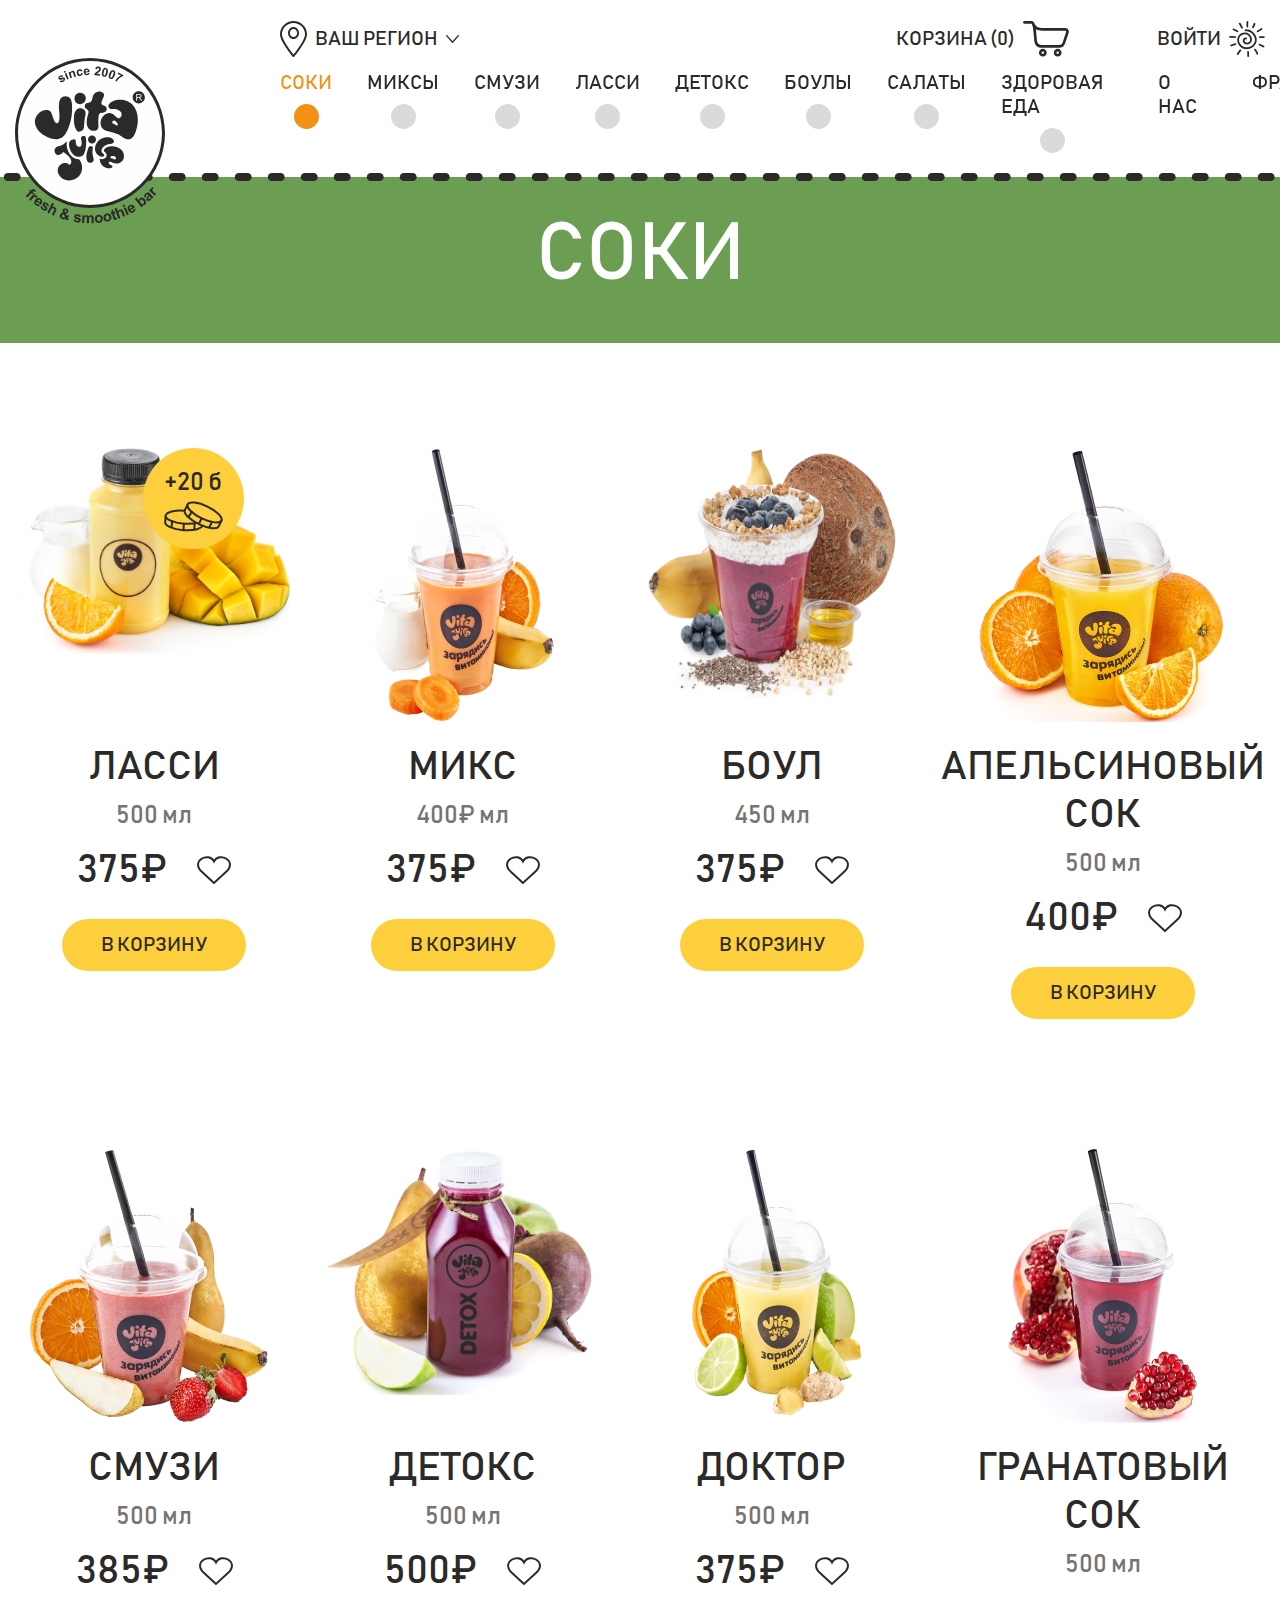
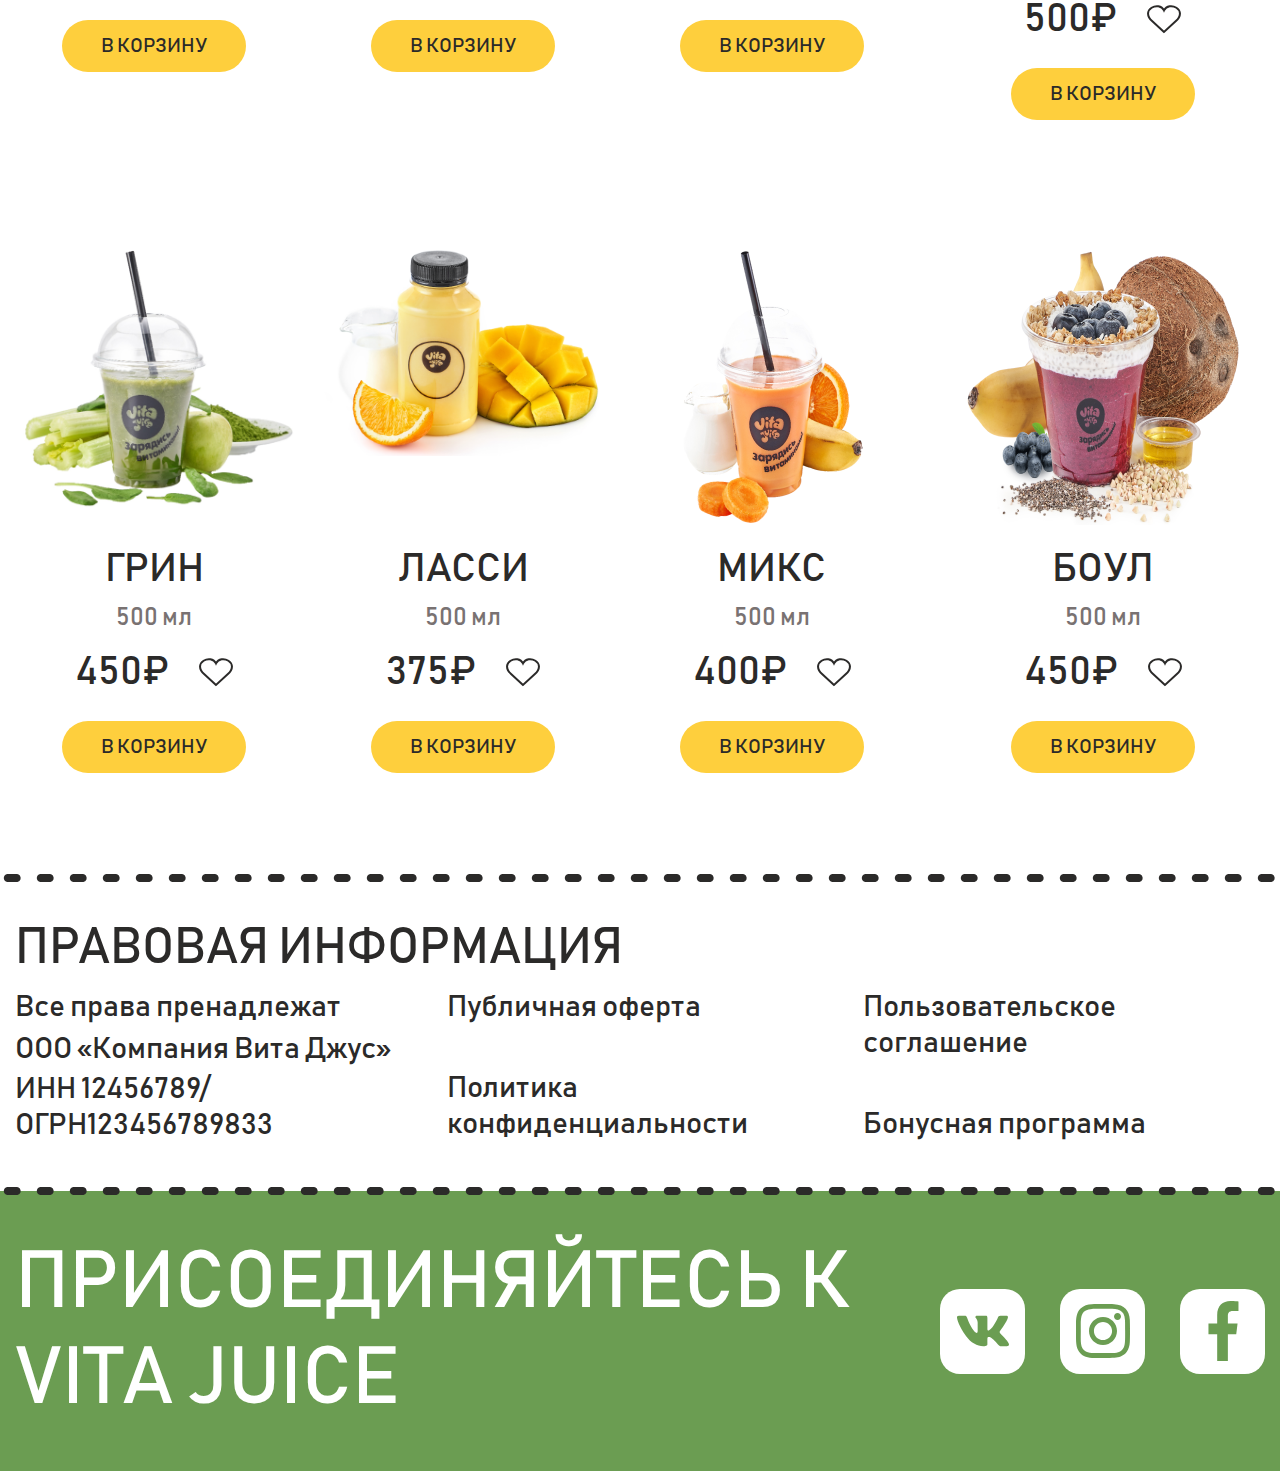
<file: category.html>
<!DOCTYPE html>
<html lang="en">

<head>
    <meta charset="UTF-8">
    <meta http-equiv="X-UA-Compatible" content="IE=edge">
    <meta name="viewport" content="width=1920">
    <!-- <meta name="viewport" content="width=device-width, initial-scale=1.0"> -->
    <link rel="stylesheet" href="css/swiper-bundle.min.css">
    <link rel="stylesheet" href="css/bootstrap.min.css">
    <link rel="stylesheet" href="css/style.css">
    <title>Главная</title>
</head>

<body>

    <div class="wrapper">
        <header class='header border-b'>
            <div class='container'>
                <div class='header__inner'>
                    <div class="header__top">
                        <div class="header__mob">
                            <button class="header__burger">
                                <span></span>
                                <span></span>
                                <span></span>
                            </button>
                            <button class="header__mob-menu header__link">меню</button>
                        </div>
                        <button class="header__city header__link" data-toggle='modal' data-target='#modalCity'>
                            <svg width="27" height="36" viewBox="0 0 27 36" fill="none" xmlns="http://www.w3.org/2000/svg">
                                <path d="M13.5 36C13.7893 36 14.0786 35.8579 14.2232 35.6684C14.7536 35.0526 27 20.3211 27 13.2632C27 5.96842 20.925 0 13.5 0C6.075 0 0 5.96842 0 13.2632C0 20.3211 12.2464 35.0526 12.7768 35.6684C12.9214 35.8579 13.2107 36 13.5 36ZM13.5 1.89474C19.8643 1.89474 25.0714 7.01053 25.0714 13.2632C25.0714 18.7105 16.1518 30.2211 13.5 33.5368C9.69107 28.8 1.92857 18.1895 1.92857 13.2632C1.92857 7.01053 7.13571 1.89474 13.5 1.89474Z" fill="#2B2A29"/>
                                <path d="M19 12C19 8.7 16.525 6 13.5 6C10.475 6 8 8.7 8 12C8 15.3 10.475 18 13.5 18C16.525 18 19 15.3 19 12ZM9.83333 12C9.83333 9.8 11.4833 8 13.5 8C15.5167 8 17.1667 9.8 17.1667 12C17.1667 14.2 15.5167 16 13.5 16C11.4833 16 9.83333 14.2 9.83333 12Z" fill="#2B2A29"/>
                            </svg>
                            <span>ваш регион</span>
                            <svg class="header__city-arrow" width="13" height="8" viewBox="0 0 13 8" fill="none" xmlns="http://www.w3.org/2000/svg">
                                <path d="M0.174303 1.09526C-0.0908161 0.83305 -0.0377922 0.413521 0.227327 0.151315C0.492446 -0.0584495 0.916637 -0.0584495 1.18176 0.203756L6.48414 6.28693L11.8395 0.203757C12.0516 -0.058449 12.4758 -0.0584489 12.794 0.151316C13.0591 0.413522 13.0591 0.833051 12.847 1.09526L7.01438 7.75528C6.74926 8.06993 6.27205 8.06993 6.00693 7.75528L0.174303 1.09526Z" fill="#2B2A29"/>
                            </svg>
                        </button>
                        <div class="header__top-right">
                            <button class="header__link header__cart" data-toggle='modal' data-target='#modalCart'>
                                <span>корзина (0)</span>
                                <svg width="46" height="37" viewBox="0 0 46 37" fill="none" xmlns="http://www.w3.org/2000/svg">
                                    <path d="M9.13155 4.94168L9.08091 4.8166C8.81314 4.14908 8.64971 3.81301 8.50085 3.74165C8.1924 3.59357 7.3768 3.62426 5.83918 3.68181L4.63608 3.72402C4.18416 3.73628 2.99259 3.73092 2.14934 3.72632L1.40738 3.72323C0.663125 3.72093 0.0623428 3.11401 0.0646428 2.36975C0.0669428 1.6255 0.673858 1.02474 1.41812 1.02704L2.16007 1.0301C2.97493 1.03394 4.12585 1.0393 4.56473 1.0278L5.74402 0.985593C7.71133 0.911949 8.75251 0.872038 9.66403 1.30939C10.6316 1.77283 11.039 2.47181 11.5738 3.78539C13.9961 7.98699 16.248 7.97319 20.6745 7.9471L41.8068 7.95093C42.3531 7.94557 42.8587 8.0269 43.3145 8.17727L43.4449 8.22792C44.1569 8.49108 44.7324 8.92537 45.1421 9.49929C45.5741 10.1039 45.8081 10.8397 45.8081 11.6622C45.8081 12.1571 45.7176 12.6965 45.5281 13.2674L42.5096 22.3512C41.7408 24.666 41.0686 25.9589 39.9039 26.7523C38.7292 27.5533 37.3382 27.6745 35.0962 27.6745L18.7747 27.673C16.9478 27.6784 15.246 27.2073 13.9163 26.1668C12.6955 25.2093 11.8209 23.8067 11.4948 21.8939C11.2354 20.3716 11.0129 17.9516 10.7804 15.4035C10.4229 11.4927 10.0339 7.25655 9.45918 5.7803L9.13155 4.94168ZM34.6642 28.8063C35.7315 28.8063 36.7044 29.2421 37.4095 29.9464C38.1192 30.6569 38.5551 31.6298 38.5551 32.6971C38.5551 33.7644 38.1192 34.7365 37.4149 35.4424C36.7044 36.1521 35.7315 36.588 34.6642 36.588C33.5969 36.588 32.6248 36.1521 31.9189 35.4478C31.2092 34.7365 30.7733 33.7644 30.7733 32.6971C30.7733 31.6298 31.2092 30.6569 31.9135 29.9518C32.6248 29.2421 33.5969 28.8063 34.6642 28.8063ZM35.5036 31.857C35.2911 31.6444 34.9941 31.5132 34.6642 31.5132C34.3343 31.5132 34.0373 31.6444 33.8271 31.8547C33.6115 32.0702 33.4803 32.3672 33.4803 32.6971C33.4803 33.027 33.6115 33.324 33.8217 33.5342C34.0373 33.7498 34.3343 33.881 34.6642 33.881C34.9941 33.881 35.2911 33.7498 35.5013 33.5396C35.7169 33.324 35.8481 33.027 35.8481 32.6971C35.8481 32.3672 35.7169 32.0702 35.5036 31.857ZM19.819 28.8063C20.8862 28.8063 21.8591 29.2421 22.5643 29.9464C23.274 30.6569 23.7098 31.6298 23.7098 32.6971C23.7098 33.7644 23.274 34.7365 22.5696 35.4424C21.8591 36.1521 20.8862 36.588 19.819 36.588C18.7517 36.588 17.7795 36.1521 17.0736 35.4478C16.3639 34.7365 15.9281 33.7644 15.9281 32.6971C15.9281 31.6298 16.3639 30.6569 17.0683 29.9518C17.7795 29.2421 18.7517 28.8063 19.819 28.8063ZM20.6583 31.857C20.4458 31.6444 20.1489 31.5132 19.819 31.5132C19.489 31.5132 19.1921 31.6444 18.9818 31.8547C18.7662 32.0702 18.635 32.3672 18.635 32.6971C18.635 33.027 18.7662 33.324 18.9765 33.5342C19.1921 33.7498 19.489 33.881 19.819 33.881C20.1489 33.881 20.4458 33.7498 20.656 33.5396C20.8717 33.324 21.0029 33.027 21.0029 32.6971C21.0029 32.3672 20.8717 32.0702 20.6583 31.857ZM20.686 10.6433C17.2954 10.664 14.9391 10.6778 12.8751 9.36195C13.0991 11.1558 13.2864 13.1976 13.4659 15.161C13.6899 17.614 13.904 19.9442 14.1587 21.4396C14.3628 22.6397 14.8738 23.4906 15.5767 24.0415C16.3946 24.6814 17.5209 24.9714 18.7747 24.9714L35.0962 24.9729C36.8041 24.9676 37.8131 24.9085 38.3817 24.521C38.9587 24.1282 39.3799 23.222 39.95 21.5056L42.9684 12.4218C43.0574 12.1518 43.1012 11.8963 43.1012 11.6622C43.1012 11.4113 43.0452 11.208 42.9431 11.0645C42.8541 10.9395 42.7168 10.8374 42.5388 10.7668L42.4689 10.7461C42.2848 10.6855 42.063 10.6525 41.8068 10.6525L20.686 10.6433Z" fill="#2B2A29"/>
                                </svg>
                            </button>
                            <button class="header__link header__login" data-toggle='modal' data-target='#modalLogin'>
                                <span>войти</span>
                                <svg width="36" height="36" viewBox="0 0 36 36" fill="none" xmlns="http://www.w3.org/2000/svg">
                                    <path d="M16.6468 10.1338C16.1486 10.1338 15.7445 9.72966 15.7445 9.23142C15.7445 8.73318 16.1486 8.32907 16.6468 8.32907C19.1994 8.32907 21.4962 9.12501 23.3423 10.4985C25.2376 11.9088 26.6515 13.9258 27.3707 16.3116C28.9616 21.586 25.6171 26.154 20.645 27.6528C19.1058 28.1168 17.4602 28.2554 15.8821 28.0048C14.4907 27.7838 13.2144 27.2145 12.1223 26.4103C10.7667 25.4123 9.68484 24.046 9.00757 22.5329C7.82797 19.898 7.89805 16.863 9.63932 14.4982C10.3151 13.581 11.2292 12.8142 12.3668 12.2909C13.3991 11.8167 14.6099 11.5436 15.9844 11.5436C19.094 11.5436 21.3146 13.5293 22.3111 15.8558C23.8677 19.4877 22.3484 23.4562 17.964 23.4562C15.944 23.4562 13.9633 21.9717 13.7531 19.9189C13.6032 18.4472 14.3848 17.2231 15.5803 16.7193C16.3036 16.4144 18.0392 16.1433 18.1513 17.2953C18.1994 17.7894 17.8382 18.2304 17.3441 18.2784C16.4801 18.3644 15.4391 18.7148 15.5435 19.7358C15.6601 20.8852 16.8883 21.6515 17.964 21.6515C19.5437 21.6515 20.4757 20.9446 20.8614 19.965C21.2844 18.8923 21.0982 17.5971 20.6547 16.5607C19.9125 14.8276 18.2715 13.3483 15.9844 13.3483C14.8723 13.3483 13.9127 13.5595 13.1137 13.9268C12.2686 14.3156 11.5913 14.8834 11.091 15.5622C9.73088 17.4088 9.73344 19.7517 10.6506 21.7993C11.2031 23.0342 12.0839 24.1468 13.1863 24.9586C14.0595 25.6011 15.0708 26.0553 16.1645 26.2287C17.4643 26.4349 18.8352 26.3162 20.1304 25.9259C21.5714 25.4911 22.9075 24.7212 23.9372 23.691C25.8289 21.7973 26.4105 19.368 25.6437 16.8262C25.0376 14.8158 23.8544 13.1222 22.2712 11.9441C20.7304 10.7982 18.8019 10.1338 16.6468 10.1338V10.1338Z" fill="#2B2A29"/>
                                    <path fill-rule="evenodd" clip-rule="evenodd" d="M19.1657 36.0052C18.7206 36.0052 18.276 35.7182 18.2797 35.1433C18.2863 33.8311 18.3917 32.498 18.1983 31.1952C18.0981 30.5184 18.6797 30.0739 19.1948 30.0739C19.5371 30.0739 19.8495 30.2688 19.916 30.721C20.135 32.1938 20.0689 33.6587 20.0608 35.1433C20.0577 35.7182 19.6112 36.0052 19.1657 36.0052V36.0052ZM8.57843 34.0256C7.92519 34.0256 7.32869 33.1324 7.90619 32.4771C8.90987 31.3374 9.70933 30.0396 10.5953 28.8109C10.7933 28.5357 11.0706 28.4217 11.3433 28.4217C11.9851 28.4217 12.6067 29.0549 12.1341 29.7098C11.1591 31.0637 10.2721 32.4812 9.16662 33.737C8.98709 33.9406 8.7805 34.0256 8.57843 34.0256V34.0256ZM28.2131 33.6864C27.9527 33.6864 27.7048 33.5492 27.564 33.2173C26.983 31.8397 26.3158 30.4591 25.3281 29.3245C24.7552 28.6661 25.3506 27.7736 26.0013 27.7736C26.2028 27.7736 26.4095 27.8589 26.5891 28.0647C27.6853 29.3245 28.4571 30.786 29.1038 32.3175C29.406 33.0347 28.7804 33.6864 28.2131 33.6864V33.6864ZM34.5419 26.5269C34.4027 26.5269 34.2559 26.4911 34.1071 26.4093C32.8523 25.7223 31.6134 25.0183 30.2465 24.5749C29.2588 24.2562 29.5499 22.8101 30.4316 22.8101C30.5217 22.8101 30.6185 22.825 30.7197 22.8582C32.2343 23.3472 33.6166 24.1094 35.0058 24.8701C35.8647 25.3401 35.3394 26.5269 34.5419 26.5269V26.5269ZM2.22716 25.3868C1.41426 25.3868 0.877263 24.1917 1.75141 23.7396C3.17765 23.0015 4.74598 22.671 6.26314 22.1783C6.36505 22.1456 6.46007 22.1308 6.55014 22.1308C7.43249 22.1308 7.72518 23.5773 6.73685 23.8971C5.37305 24.3391 3.93205 24.6142 2.65073 25.2783C2.50597 25.3534 2.36226 25.3868 2.22716 25.3868V25.3868ZM6.30817 17.0283C4.78004 17.0283 3.33262 16.8688 1.61969 16.835C-0.399554 16.7958 -0.339451 15.0359 1.83125 15.039C3.6585 15.0421 4.70927 15.1975 6.27337 15.246C7.40792 15.2823 7.42328 17.0283 6.30817 17.0283ZM34.8944 17.0277C33.5377 17.0277 32.1801 17.0277 30.823 17.0277C29.6731 17.0277 29.6731 15.246 30.823 15.246C32.1801 15.246 33.5377 15.246 34.8944 15.246C36.0447 15.246 36.0447 17.0277 34.8944 17.0277ZM8.37478 11.3215C8.17988 11.3215 7.97885 11.2592 7.79375 11.1112C6.72764 10.2602 5.51429 9.63251 4.22622 9.18995C3.25133 8.85646 3.53468 7.41898 4.40225 7.41898C4.49583 7.41898 4.59509 7.43535 4.70094 7.47118C6.29691 8.01958 7.73381 8.79769 9.0536 9.85037C9.76357 10.4182 9.11646 11.3215 8.37478 11.3215ZM28.468 11.2954C27.6495 11.2954 27.3901 9.88822 28.3232 9.50765C29.6557 8.96801 30.7612 7.99853 31.9565 7.22307C32.1152 7.12028 32.2712 7.07525 32.418 7.07525C33.1664 7.07525 33.659 8.2405 32.8558 8.76084C31.5121 9.63251 30.2951 10.6187 28.7963 11.2264C28.6792 11.2739 28.5691 11.2954 28.468 11.2954V11.2954ZM12.9454 7.71474C12.5893 7.71474 12.2318 7.52804 12.0895 7.09733C11.6011 5.62505 10.6983 4.33656 9.91606 3.01222C9.51034 2.32419 10.1263 1.68324 10.736 1.68324C11.0062 1.68324 11.2758 1.80896 11.4547 2.11292C12.3208 3.57848 13.2681 4.99637 13.8069 6.62362C14.0257 7.28403 13.4861 7.71474 12.9454 7.71474ZM23.997 7.12599C23.4447 7.12541 22.9152 6.70242 23.1751 6.05737C23.6856 4.79636 24.2437 3.55699 24.8498 2.33794C25.0095 2.01716 25.2683 1.88426 25.5338 1.88426C26.1199 1.88426 26.7379 2.53179 26.388 3.23768C25.8515 4.31856 25.3461 5.41335 24.8938 6.53209C24.7266 6.94645 24.3573 7.12599 23.997 7.12599V7.12599ZM18.231 6.38677C17.8909 6.38677 17.5808 6.19188 17.5196 5.74011C17.2889 4.05466 17.3855 2.4182 17.633 0.740947C17.6995 0.289318 18.0115 0.0944214 18.3534 0.0944214C18.8685 0.0944214 19.4501 0.53933 19.3504 1.21567C19.1534 2.54876 19.0546 3.92571 19.2388 5.26656C19.3303 5.94217 18.7456 6.38677 18.231 6.38677Z" fill="#2B2A29"/>
                                </svg>
                            </button>
                        </div>
                    </div>
                    <div class="header__bottom">
                        <nav class="header__menu1">
                            <div class="header__menu1-top">
                                <span class="header__menu1-title header__link">меню</span>
                                <button class="header__menu1-close">
                                    <svg width="15" height="14" viewBox="0 0 15 14" fill="none" xmlns="http://www.w3.org/2000/svg">
                                        <path fill-rule="evenodd" clip-rule="evenodd" d="M0.334668 13.7002C0.534668 13.9002 0.734668 14.0002 1.03467 14.0002C1.33467 14.0002 1.53467 13.9002 1.73467 13.7002L7.03467 8.40024L12.3347 13.7002C12.5347 13.9002 12.8347 14.0002 13.0347 14.0002C13.2347 14.0002 13.5347 13.9002 13.7347 13.7002C14.1347 13.3002 14.1347 12.7002 13.7347 12.3002L8.43467 7.00024L13.7347 1.70024C14.1347 1.30024 14.1347 0.700244 13.7347 0.300244C13.3347 -0.0997559 12.7347 -0.0997559 12.3347 0.300244L7.03467 5.60024L1.73467 0.300244C1.33467 -0.0997559 0.734668 -0.0997559 0.334668 0.300244C-0.065332 0.700244 -0.065332 1.30024 0.334668 1.70024L5.63467 7.00024L0.334668 12.3002C-0.065332 12.7002 -0.065332 13.3002 0.334668 13.7002Z" fill="#2B2A29"/>
                                    </svg>
                                </button>
                            </div>
                            <div class="header__menu1-wrap">
                                <a href="" class="header__menu1-item active-link header__link header__menu1-item--color1">
                                    <span>соки</span>
                                    <i></i>
                                </a>
                                <a href="" class="header__menu1-item header__link header__menu1-item--color2">
                                    <span>миксы</span>
                                    <i></i>
                                </a>
                                <a href="" class="header__menu1-item header__link header__menu1-item--color3">
                                    <span>смузи</span>
                                    <i></i>
                                </a>
                                <a href="" class="header__menu1-item header__link header__menu1-item--color4">
                                    <span>ласси</span>
                                    <i></i>
                                </a>
                                <a href="" class="header__menu1-item header__link header__menu1-item--color5">
                                    <span>детокс</span>
                                    <i></i>
                                </a>
                                <a href="" class="header__menu1-item header__link header__menu1-item--color6">
                                    <span>боулы</span>
                                    <i></i>
                                </a>
                                <a href="" class="header__menu1-item header__link header__menu1-item--color7">
                                    <span>салаты</span>
                                    <i></i>
                                </a>
                                <a href="" class="header__menu1-item header__link header__menu1-item--color8">
                                    <span>здоровая еда</span>
                                    <i></i>
                                </a>
                            </div>
                        </nav>
                        <nav class="header__menu2">
                            <div class="header__menu2-top">
                                <a href="index.html" class="header__logo">
                                    <svg viewBox="0 0 150 166" fill="none" xmlns="http://www.w3.org/2000/svg">
                                        <path fill-rule="evenodd" clip-rule="evenodd" d="M75.0001 2.09763C115.263 2.09763 147.903 34.7373 147.903 75.0003C147.903 115.263 115.263 147.903 75.0001 147.903C34.7371 147.903 2.09741 115.263 2.09741 75.0003C2.09741 34.7373 34.7371 2.09763 75.0001 2.09763Z" fill="#FEFEFE"/>
                                        <path fill-rule="evenodd" clip-rule="evenodd" d="M75.0002 0C116.414 0 150 33.5861 150 74.9999C150 116.415 116.414 150 75.0002 150C33.5861 150 0 116.415 0 74.9999C0 33.5861 33.5861 0 75.0002 0ZM75.0002 3.0209C114.746 3.0209 146.979 35.2546 146.979 74.9999C146.979 114.746 114.746 146.979 75.0002 146.979C35.2545 146.979 3.02098 114.746 3.02098 74.9999C3.02098 35.2546 35.2545 3.0209 75.0002 3.0209Z" fill="#2B2A29"/>
                                        <path fill-rule="evenodd" clip-rule="evenodd" d="M96.608 109.8C94.0579 110.893 91.4963 110.221 89.2246 108.96C86.1841 107.272 84.8123 104.052 84.624 100.769C85.3968 101.024 86.1999 101.167 86.9713 101.164C88.538 101.156 89.9978 100.599 91.011 99.2818L91.2104 99.0226L91.3363 98.7056C91.7442 97.6789 91.703 96.7066 91.3621 95.8429L91.3588 95.8441C91.009 94.9634 90.3602 94.2572 89.589 93.7758C89.4349 93.663 89.3031 93.5466 89.192 93.4283C88.9401 93.1597 88.8329 92.8857 88.8391 92.6239C88.8483 92.2347 89.0388 91.7826 89.3602 91.316C89.5751 91.0039 89.8484 90.6929 90.169 90.3922C90.6238 89.9655 91.1907 89.5521 91.8627 89.2017C96.2629 87.544 101.659 87.8947 106.027 91.5483C108.378 93.5152 109.084 96.1407 108.921 99.1479C108.424 103.888 103.145 106.758 98.6871 104.994C97.6201 104.571 95.5075 103.226 94.4068 103.842C93.8241 104.168 93.5687 105.129 93.9959 105.725C94.6518 106.64 95.5885 106.79 96.4894 107.367C97.8782 108.255 97.9675 109.218 96.608 109.8ZM96.766 98.0564C95.6562 98.3795 94.5956 100.055 95.9783 100.289C98.8602 100.775 98.1471 101.216 99.3355 101.408C101.089 101.69 101.513 99.9476 100.381 98.7814C99.6701 98.0495 98.0927 97.6704 96.766 98.0564Z" fill="#2B2A29"/>
                                        <path fill-rule="evenodd" clip-rule="evenodd" d="M58.978 58.4765C58.7125 63.9823 59.0868 68.9152 61.9756 72.7466C63.6778 75.0042 68.6298 73.2016 68.8928 69.6192C69.4394 64.8797 69.2452 62.0281 70.3442 57.5306C71.5613 52.5492 68.7508 51.1812 66.0553 50.3205C63.304 49.4422 59.2968 51.8721 58.978 58.4765ZM65.2565 34.8662C68.37 34.9275 70.8452 37.502 70.7839 40.6156C70.7226 43.7291 68.148 46.2043 65.0345 46.143C61.921 46.0817 59.4458 43.5072 59.5071 40.3937C59.5684 37.2801 62.143 34.8049 65.2565 34.8662Z" fill="#2B2A29"/>
                                        <path fill-rule="evenodd" clip-rule="evenodd" d="M44.0332 45.6735C44.8167 41.1231 45.5171 38.8439 50.2875 38.2039C54.9998 38.1964 56.3202 41.2593 56.9134 45.3891C57.3414 50.6754 57.1233 56.0845 56.0436 61.2475C54.9427 66.2238 53.3352 71.1071 50.674 75.5394C48.6316 78.6821 46.0673 80.8661 42.1969 81.3051C37.7596 81.582 33.2045 79.7052 29.432 77.5535L29.0708 77.3403L28.7153 77.1245L28.3669 76.9058L28.0263 76.6854L27.6935 76.4629L27.3685 76.2388L27.0571 76.0163L26.1742 75.3438C23.0181 72.6793 20.8182 69.6273 19.9663 65.5868C19.4104 61.8565 20.647 58.7343 23.2154 55.7787C26.1839 52.3624 33.0185 50.088 35.8566 53.9642C37.5342 56.3651 38.6667 65.3399 42.1104 65.2473C44.9612 64.5938 44.4682 58.7749 44.4261 56.6999C44.3145 53.0143 43.5273 49.3726 44.0332 45.6735Z" fill="#2B2A29"/>
                                        <path fill-rule="evenodd" clip-rule="evenodd" d="M76.9655 41.7577C77.7902 39.7639 77.4039 37.8387 78.9561 36.1254C80.7818 34.1099 83.4882 33.0753 86.406 33.8951C89.3018 35.0539 89.7847 36.7589 88.3756 39.4815C87.6879 40.8103 87.1126 42.2678 86.5925 43.896C85.9893 45.7821 86.4926 46.93 88.8176 47.5767C93.9426 49.1891 91.9451 55.1005 86.7489 54.8766C84.5834 54.7832 83.9353 56.2505 83.6736 57.9365C83.2134 60.9027 83.221 64.1655 83.3874 66.3292C83.7004 70.391 83.2263 72.1705 80.1972 72.6861C74.2435 73.6996 71.7484 68.8732 71.6867 64.4664C71.6484 61.7168 72.5016 58.1544 73.5335 54.8426C74.187 52.7448 72.2683 51.4092 70.9197 50.5647C68.8637 49.2777 69.4619 44.8067 73.4997 44.6554C75.2125 44.5916 75.9654 44.1736 76.9655 41.7577Z" fill="#2B2A29"/>
                                        <path fill-rule="evenodd" clip-rule="evenodd" d="M98.4537 65.7337L98.7912 65.8675L99.0948 66.0058L99.3956 66.1589L99.6915 66.3218L99.979 66.4901L100.258 66.6593L100.525 66.826L100.78 66.9855L101.02 67.1334L101.246 67.2668L101.459 67.3819L101.665 67.4743L101.876 67.54L102.129 67.5602L102.455 67.4423L102.708 67.097L102.772 66.7269L102.746 66.4273L102.68 66.1516L102.585 65.8722L102.46 65.5809L102.309 65.2792L102.132 64.969L101.931 64.6552L101.708 64.3431L101.463 64.0375L101.198 63.7447L100.914 63.4701L100.611 63.2203L100.292 63.0017L99.9534 62.8215L99.5827 62.6821L98.9404 62.6034L98.3329 62.7363L97.8105 63.0613L97.4194 63.5696L97.2515 64.2313L97.4037 64.8921L97.8325 65.4012L98.4537 65.7337ZM93.41 47.5923L93.4614 47.4329L93.5386 47.2272L93.6263 47.0233L93.7252 46.8197L93.8338 46.6184L93.953 46.4193L94.0826 46.2217L94.2232 46.0256L94.3733 45.8319L94.5336 45.64L94.7034 45.4515L94.8837 45.2652L95.0727 45.082L95.2723 44.9017L95.4799 44.7249L95.6919 44.5558L96.3431 44.0914L97.0507 43.6629L97.8145 43.2698L98.6307 42.9146L99.4933 42.6011L100.398 42.3305L101.339 42.1064L102.311 41.9305L103.31 41.8057L104.33 41.7341L105.367 41.7175L106.416 41.7581L107.471 41.8588L108.528 42.0209L109.581 42.2468L110.627 42.5383L111.66 42.8977L112.675 43.3268L113.668 43.8279L114.635 44.402L115.569 45.0515L116.468 45.7794L117.326 46.5867L118.14 47.4757L118.903 48.449L119.613 49.5087L120.264 50.6578L120.853 51.8977L121.375 53.2319L121.824 54.6628L122.196 56.1938L122.488 57.8319L122.558 58.3476L122.619 58.8713L122.671 59.3971L122.713 59.9234L122.744 60.4519L122.767 60.9817L122.78 61.5128L122.784 62.0443L122.777 62.577L122.762 63.1108L122.737 63.6447L122.704 64.1794L122.661 64.7141L122.61 65.2485L122.55 65.7836L122.482 66.3174L122.405 66.8514L122.319 67.385L122.225 67.9178L122.123 68.4492L122.013 68.9801L121.894 69.5097L121.768 70.0379L121.634 70.564L121.492 71.089L121.342 71.6119L121.185 72.1331L121.021 72.6514L120.849 73.1677L120.67 73.6816L120.484 74.1928L120.292 74.6992L120.089 75.2044L119.883 75.6858L119.672 76.1463L119.458 76.5852L119.239 77.0025L119.017 77.3996L118.79 77.7754L118.56 78.131L118.325 78.4659L118.088 78.7808L117.846 79.0762L117.602 79.3519L117.354 79.6087L117.104 79.846L116.849 80.0653L116.591 80.2657L116.329 80.4492L116.064 80.6147L115.795 80.7633L115.522 80.8947L115.244 81.0097L114.963 81.1078L114.677 81.1898L114.386 81.2554L114.09 81.3053L113.79 81.3387L113.484 81.356L113.174 81.3572L112.858 81.3427L112.538 81.3118L112.212 81.2659L111.882 81.2025L111.526 81.1197L111.179 81.0228L110.838 80.9128L110.503 80.7904L110.174 80.6562L109.85 80.5107L109.532 80.3551L109.217 80.1889L108.906 80.0141L108.598 79.8311L108.294 79.6402L107.993 79.4419L107.693 79.2373L107.395 79.0271L107.099 78.8122L106.803 78.5928L106.507 78.3701L106.212 78.1443C103.111 75.7666 98.7909 74.5621 95.0285 73.7248C91.7626 73.0138 87.5738 72.589 85.9202 67.5583C84.798 62.1542 87.077 59.1193 89.0795 57.2391C90.6147 55.7977 93.2082 54.5942 95.9187 55.1545C98.8627 55.7629 100.164 58.486 102.512 60.0381C104.039 60.7588 105.065 59.8149 106.15 58.3946L106.33 57.9733L106.456 57.5973L106.545 57.2178L106.6 56.836L106.619 56.4563L106.604 56.0811L106.555 55.7122L106.474 55.3501L106.36 54.9986L106.217 54.6579L106.045 54.3292L105.845 54.0118L105.618 53.7079L105.365 53.4171L105.087 53.1402L104.784 52.877L104.457 52.6285L104.106 52.3955L103.732 52.1784L103.336 51.977L102.917 51.7933L102.476 51.6272L102.013 51.4796L101.53 51.3509L101.025 51.2425L100.501 51.1548L99.9562 51.0886L99.3923 51.0444L98.809 51.0237L98.2069 51.027L97.5866 51.0554L96.9645 51.1076L96.5269 51.1283L96.1231 51.1011L95.7385 51.0302L95.3757 50.9176L95.0352 50.768L94.7215 50.5833L94.4354 50.368L94.1798 50.124L93.9553 49.8559L93.7652 49.5668L93.6107 49.2607L93.493 48.9404L93.4129 48.6085L93.3724 48.2685L93.3718 47.9205L93.41 47.5923Z" fill="#2B2A29"/>
                                        <path fill-rule="evenodd" clip-rule="evenodd" d="M63.9312 101.211L64.1817 101.51L64.3713 101.752L64.5561 101.997L64.7341 102.245L64.9064 102.495L65.0709 102.746L65.2298 103.001L65.3813 103.257L65.5264 103.515L65.6642 103.775L65.7956 104.038L65.9197 104.303L66.0372 104.569L66.1472 104.837L66.2505 105.108L66.3463 105.381L66.4349 105.654L66.5573 106.074L66.6664 106.496L66.7627 106.919L66.8458 107.343L66.9154 107.768L66.9721 108.192L67.0156 108.618L67.0463 109.043L67.0633 109.467L67.0675 109.89L67.0583 110.312L67.0364 110.732L67.0011 111.15L66.9528 111.565L66.8913 111.978L66.8167 112.387L66.729 112.793L66.628 113.195L66.5139 113.593L66.387 113.986L66.2467 114.375L66.0937 114.758L65.9274 115.135L65.7486 115.507L65.5558 115.873L65.3505 116.231L65.132 116.583L64.9009 116.928L64.6558 117.265L64.3984 117.594L64.1275 117.916L63.8437 118.228L63.5823 118.496L63.3098 118.757L63.0264 119.011L62.7334 119.257L62.4305 119.497L62.1184 119.728L61.7978 119.951L61.4689 120.166L61.1318 120.373L60.788 120.571L60.4368 120.76L60.08 120.94L59.7168 121.11L59.3483 121.272L58.9752 121.423L58.5979 121.564L58.2162 121.696L57.8316 121.817L57.4438 121.928L57.0536 122.028L56.6615 122.117L56.2683 122.194L55.8742 122.261L55.4799 122.317L55.085 122.36L54.6912 122.392L54.2982 122.412L53.9071 122.42L53.5176 122.415L53.1308 122.398L52.7473 122.369L52.3669 122.326L52.0107 122.275L51.6561 122.213L51.3038 122.14L50.9546 122.056L50.6075 121.961L50.2637 121.856L49.9232 121.74L49.5864 121.613L49.2533 121.475L48.9249 121.327L48.6005 121.169L48.281 120.999L47.9665 120.819L47.6576 120.628L47.3542 120.427L47.0565 120.215L46.7643 119.993L46.4796 119.76L46.2011 119.516L45.9296 119.262L45.6652 118.997L45.4086 118.722L45.1597 118.437L44.9188 118.14L44.6855 117.833L44.462 117.516L44.2464 117.188L44.0406 116.849L43.8436 116.5L43.6565 116.14L43.4793 115.77L43.3151 115.394L43.0551 114.689L42.87 114.002L42.7526 113.328L42.7005 112.669L42.709 112.025L42.7751 111.398L42.8953 110.789L43.0673 110.2L43.287 109.631L43.552 109.086L43.8585 108.566L44.2041 108.072L44.585 107.606L44.9982 107.172L45.4394 106.77L45.9063 106.402L46.3944 106.071L46.9008 105.779L47.4214 105.526L47.9534 105.316L48.4917 105.15L49.0339 105.029L49.5761 104.955L50.1149 104.929L50.6459 104.954L51.1673 105.029L51.6762 105.157L52.1697 105.338L52.6453 105.576L53.1009 105.871L53.5339 106.227L54.1691 106.878C55.5828 106.196 56.2898 105.344 56.2999 103.752C56.3103 102.131 55.6323 100.745 54.6912 99.4521C53.4626 97.7655 49.9444 95.1655 48.1746 94.0797C46.8418 96.6563 42.8266 98.2322 40.4587 95.4242C38.3345 92.9047 39.926 89.2457 43.1707 88.3578C45.2635 87.7851 46.5061 87.6374 48.8763 86.0077C50.034 85.2115 51.4626 83.5791 52.0137 83.7574C51.6577 84.8419 51.525 86.1603 51.7058 87.7878C51.8828 89.3818 52.3081 91.0724 52.9574 92.6856C53.8949 95.015 55.3154 97.2135 57.1552 98.7845C59.0302 100.386 61.3073 101.347 63.9312 101.211Z" fill="#2B2A29"/>
                                        <path fill-rule="evenodd" clip-rule="evenodd" d="M88.8449 79.8007C93.0982 78.7839 96.0505 79.3462 97.9154 81.18C99.732 82.9662 99.4924 85.5595 95.0941 85.8827C92.2036 86.095 89.9715 87.3227 88.5424 88.6634C86.2298 90.8331 85.4431 93.8018 88.3267 95.788C89.0198 96.2189 89.4793 96.9612 89.1335 97.832C88.0201 99.2796 85.6532 98.9307 83.9642 97.856C76.6838 93.2235 80.3502 81.8314 88.8449 79.8007Z" fill="#2B2A29"/>
                                        <path fill-rule="evenodd" clip-rule="evenodd" d="M78.4478 100.248C79.2313 102.988 77.8392 104.641 75.662 104.837C72.7351 105.099 71.7813 103.214 71.4475 100.618C70.9441 96.7006 72.0279 94.2893 73.2108 90.2413C74.1362 87.0747 78.4179 87.0229 77.8027 90.5124C77.2279 93.7743 77.3708 96.483 78.4478 100.248Z" fill="#2B2A29"/>
                                        <path fill-rule="evenodd" clip-rule="evenodd" d="M60.8288 84.2201C60.6728 86.7148 62.1965 88.2188 62.9549 88.5147C66.2538 89.8035 67.4554 86.9648 66.0902 80.6499C65.7376 79.0183 66.7649 78.2289 68.392 78.0204C70.0946 77.9479 70.5191 78.1802 70.8814 80.0167C71.3331 82.3057 71.2714 86.0824 71.0028 88.1847C70.2528 94.0563 68.9735 97.2175 66.4468 98.2345C59.4074 101.068 54.7298 93.4994 54.0665 87.5276C53.6931 84.1651 54.9304 82.8024 56.5296 82.0891C58.7817 81.0842 61.0533 80.6292 60.8288 84.2201Z" fill="#2B2A29"/>
                                        <path fill-rule="evenodd" clip-rule="evenodd" d="M76.8867 77.5776C79.0871 77.5003 80.9343 79.2219 81.0116 81.4223C81.0891 83.6228 79.3674 85.47 77.1671 85.5473C74.9666 85.6246 73.1195 83.903 73.0421 81.7026C72.9647 79.5022 74.6863 77.6551 76.8867 77.5776Z" fill="#2B2A29"/>
                                        <path fill-rule="evenodd" clip-rule="evenodd" d="M123.751 33.1982C127.131 33.1982 129.871 35.9386 129.871 39.3186C129.871 42.6989 127.131 45.4393 123.751 45.4393C120.37 45.4393 117.63 42.6989 117.63 39.3186C117.63 35.9386 120.37 33.1982 123.751 33.1982ZM121.245 42.6584V35.9866H124.201C124.796 35.9866 125.248 36.0472 125.557 36.1667C125.866 36.2863 126.113 36.4974 126.298 36.8003C126.483 37.1031 126.574 37.4386 126.574 37.8053C126.574 38.2787 126.42 38.678 126.115 39.0025C125.809 39.3269 125.337 39.5321 124.697 39.6207C124.931 39.7324 125.109 39.8436 125.229 39.953C125.488 40.1882 125.733 40.4849 125.959 40.8413L127.113 42.6584H126.011L125.129 41.2699C124.873 40.8673 124.66 40.5612 124.493 40.3489C124.326 40.1359 124.176 39.9885 124.044 39.9033C123.914 39.8193 123.78 39.7578 123.642 39.7262C123.544 39.7036 123.38 39.6953 123.152 39.6953H122.13V42.6584H121.245ZM122.13 38.9312H124.024C124.428 38.9312 124.742 38.8883 124.969 38.8052C125.195 38.7223 125.367 38.5889 125.484 38.4047C125.601 38.2209 125.661 38.0226 125.661 37.8067C125.661 37.4914 125.548 37.2303 125.32 37.0271C125.091 36.8236 124.731 36.7227 124.239 36.7227H122.13V38.9312Z" fill="#2B2A29"/>
                                        <path d="M44.6906 23.4007L46.0631 22.3601C46.2823 22.613 46.5295 22.7619 46.8051 22.8041C47.08 22.8492 47.3932 22.7749 47.7418 22.5854C48.1267 22.3763 48.3775 22.1488 48.4962 21.9018C48.5723 21.7318 48.5647 21.5628 48.4743 21.3963C48.4136 21.2844 48.3265 21.21 48.2157 21.1742C48.1031 21.144 47.9007 21.1674 47.6117 21.2473C46.2656 21.6345 45.3734 21.8055 44.9328 21.7617C44.3206 21.6988 43.8685 21.3966 43.575 20.8564C43.3089 20.3667 43.2795 19.8515 43.4837 19.3099C43.6881 18.7682 44.1941 18.2781 45.0019 17.8392C45.7716 17.4209 46.4131 17.2363 46.9238 17.2842C47.4353 17.3339 47.8959 17.5658 48.3048 17.9825L47.0477 19.0026C46.868 18.8147 46.6601 18.7076 46.4283 18.6814C46.1964 18.6553 45.9248 18.728 45.6123 18.8978C45.218 19.1119 44.9657 19.3192 44.8538 19.5227C44.7822 19.6624 44.7813 19.7938 44.8481 19.9167C44.9059 20.0232 45.0039 20.0872 45.1434 20.1073C45.3329 20.1331 45.873 20.0199 46.7664 19.7687C47.6596 19.5172 48.3341 19.4364 48.7909 19.5276C49.2468 19.6216 49.6036 19.9075 49.8609 20.381C50.1407 20.8962 50.1671 21.4575 49.9365 22.0625C49.7074 22.6668 49.1707 23.1993 48.325 23.6588C47.559 24.075 46.8672 24.2496 46.2512 24.1841C45.637 24.1174 45.1164 23.8574 44.6906 23.4007ZM49.4208 14.8653L48.8228 13.4167L50.3853 12.7716L50.9833 14.2202L49.4208 14.8653ZM52.1943 21.5831L49.7504 15.6634L51.3129 15.0184L53.7566 20.938L52.1943 21.5831ZM60.9529 18.6333L59.3309 19.1099L58.411 15.9784C58.2163 15.3154 58.0549 14.8978 57.9288 14.7247C57.8006 14.5503 57.6441 14.4334 57.4543 14.3711C57.2646 14.309 57.0594 14.3114 56.8384 14.3763C56.5543 14.4598 56.3225 14.6115 56.1427 14.8316C55.961 15.0521 55.8675 15.3024 55.8586 15.5794C55.8487 15.8588 55.9451 16.3407 56.1469 17.0273L56.9632 19.8055L55.3413 20.2821L53.536 14.1377L55.0397 13.6959L55.3046 14.5976C55.6407 13.7507 56.2168 13.2085 57.0356 12.968C57.3947 12.8626 57.7434 12.8307 58.079 12.8716C58.4172 12.9135 58.6903 13.0113 58.9007 13.1659C59.1137 13.3221 59.287 13.5176 59.421 13.7548C59.557 13.9915 59.6932 14.3457 59.8322 14.8193L60.9529 18.6333ZM67.4004 12.8841L65.8038 13.4441C65.6958 13.1261 65.5299 12.901 65.3058 12.7667C65.0822 12.6344 64.8149 12.5924 64.5023 12.6434C64.0863 12.711 63.7767 12.9094 63.5761 13.238C63.3754 13.5665 63.3301 14.0678 63.44 14.7437C63.5623 15.4948 63.7743 16.004 64.0768 16.2735C64.379 16.5431 64.7411 16.6424 65.1634 16.5738C65.48 16.5222 65.7249 16.3886 65.8963 16.1752C66.07 15.9614 66.1614 15.6278 66.1725 15.1717L67.8624 15.1842C67.8149 15.9669 67.581 16.5906 67.1607 17.0549C66.7403 17.5191 66.1241 17.8174 65.3105 17.9501C64.3887 18.1001 63.6043 17.9279 62.9614 17.4345C62.3162 16.9396 61.9105 16.1764 61.7422 15.143C61.572 14.0977 61.716 13.2409 62.171 12.5687C62.6263 11.8966 63.324 11.485 64.2638 11.332C65.0309 11.2071 65.6691 11.274 66.1776 11.5308C66.6841 11.788 67.091 12.2383 67.4004 12.8841ZM72.9438 14.9143L74.6508 15.0697C74.4822 15.7032 74.1753 16.1989 73.7343 16.5581C73.2913 16.9155 72.7191 17.1217 72.0199 17.1747C70.9103 17.2588 70.0607 16.9581 69.4745 16.2723C69.0099 15.722 68.7432 15.0038 68.6758 14.1158C68.5956 13.0577 68.8095 12.2062 69.3158 11.5655C69.8218 10.923 70.4985 10.5706 71.3433 10.5065C72.2907 10.4348 73.0631 10.6917 73.66 11.2777C74.2552 11.8636 74.5907 12.8056 74.6642 14.1035L70.4439 14.4232C70.4941 14.9226 70.659 15.3019 70.9406 15.5613C71.22 15.8204 71.5546 15.9355 71.9402 15.9062C72.2046 15.8863 72.4206 15.7976 72.5883 15.6404C72.758 15.4833 72.8756 15.2413 72.9438 14.9143ZM72.9125 13.1967C72.8633 12.7074 72.7098 12.3437 72.4506 12.1077C72.1911 11.8695 71.8903 11.7643 71.5459 11.7906C71.1788 11.8183 70.8856 11.9768 70.666 12.2635C70.4464 12.5504 70.3572 12.9263 70.3965 13.3873L72.9125 13.1967ZM85.216 16.2522L84.9956 17.8037L79.1193 16.9692C79.2663 16.3877 79.537 15.857 79.9295 15.3746C80.322 14.8925 81.0506 14.2813 82.1114 13.5408C82.9667 12.9436 83.4967 12.5307 83.7035 12.3047C83.9826 11.9912 84.1472 11.6655 84.1955 11.3254C84.2487 10.9509 84.1898 10.6496 84.0167 10.4195C83.8459 10.1894 83.583 10.0505 83.2308 10.0005C82.8807 9.95072 82.5888 10.0172 82.3509 10.1994C82.1155 10.3799 81.9478 10.7134 81.8455 11.1996L80.1954 10.7949C80.4265 9.88475 80.8324 9.26521 81.4149 8.9365C81.9972 8.60999 82.6815 8.50161 83.4694 8.61355C84.3328 8.7361 84.9775 9.06662 85.406 9.60293C85.8327 10.1392 85.9966 10.7547 85.898 11.4488C85.8419 11.8438 85.7174 12.2084 85.526 12.5469C85.335 12.8832 85.0581 13.2241 84.6951 13.5712C84.4565 13.8034 84.0351 14.1234 83.4365 14.5351C82.8361 14.9461 82.4544 15.2202 82.291 15.3612C82.1261 15.4997 81.9897 15.6403 81.8807 15.7785L85.216 16.2522ZM90.8753 9.93549C91.71 10.1238 92.2945 10.5697 92.6311 11.2739C93.0316 12.1064 93.0478 13.3432 92.6785 14.9804C92.3097 16.6152 91.7617 17.7272 91.0368 18.3141C90.4364 18.7984 89.72 18.9468 88.8853 18.7585C88.0467 18.5694 87.4434 18.0938 87.0756 17.3322C86.7076 16.5703 86.711 15.3587 87.0849 13.7017C87.4518 12.0747 87.999 10.967 88.7237 10.3799C89.3242 9.89558 90.0407 9.74721 90.8753 9.93549ZM90.5657 11.3077C90.3693 11.2633 90.1781 11.2877 89.9969 11.3818C89.8137 11.4731 89.6418 11.6748 89.4829 11.9868C89.2742 12.3887 89.0551 13.0984 88.8266 14.1114C88.5977 15.1267 88.4907 15.834 88.5057 16.2358C88.5204 16.6376 88.5897 16.9189 88.7137 17.0797C88.8377 17.2403 88.9981 17.342 89.1947 17.3863C89.3914 17.4306 89.5824 17.4063 89.766 17.3127C89.9468 17.2207 90.1187 17.0192 90.2776 16.7073C90.4855 16.3092 90.7042 15.6017 90.9331 14.5867C91.1617 13.5734 91.2686 12.866 91.2537 12.4642C91.2388 12.0624 91.17 11.779 91.0459 11.6185C90.9225 11.4557 90.7624 11.352 90.5657 11.3077ZM98.6032 12.3537C99.4035 12.6564 99.9204 13.1791 100.156 13.9235C100.437 14.8035 100.28 16.0305 99.6871 17.6004C99.0944 19.1681 98.3971 20.193 97.5978 20.6734C96.9356 21.0694 96.2056 21.1166 95.4053 20.8142C94.6012 20.5102 94.0698 19.9555 93.8114 19.15C93.5533 18.3442 93.7252 17.1449 94.3258 15.556C94.9155 13.9961 95.6113 12.9751 96.4108 12.4946C97.0728 12.0984 97.8029 12.0512 98.6032 12.3537ZM98.1058 13.6695C97.9173 13.5984 97.7248 13.5959 97.5321 13.6638C97.3381 13.7288 97.1398 13.9046 96.9391 14.1915C96.6764 14.5605 96.3607 15.2327 95.9935 16.2041C95.6255 17.1776 95.4213 17.8633 95.3802 18.2632C95.3389 18.6631 95.3686 18.9514 95.4688 19.1278C95.5693 19.3041 95.714 19.4271 95.9027 19.4983C96.0913 19.5695 96.2838 19.5721 96.4785 19.5049C96.6703 19.4389 96.8686 19.2635 97.0694 18.9764C97.3306 18.6113 97.6456 17.941 98.0136 16.9678C98.3807 15.9962 98.5851 15.3103 98.6261 14.9106C98.6674 14.5105 98.6385 14.2204 98.5381 14.0441C98.4384 13.8656 98.2944 13.741 98.1058 13.6695ZM102.524 15.8073L103.257 14.4222L108.384 17.1341L107.806 18.2248C107.163 18.4169 106.418 18.7864 105.569 19.3327C104.721 19.88 103.949 20.5301 103.256 21.285C102.564 22.04 102.036 22.7639 101.676 23.4548L100.236 22.6932C100.834 21.625 101.639 20.6389 102.654 19.7358C103.67 18.8355 104.763 18.1246 105.935 17.6115L102.524 15.8073Z" fill="#2B2A29"/>
                                        <path d="M15.2277 131.752L16.0496 132.542L16.4562 132.118C16.9099 131.646 17.2998 131.341 17.6241 131.206C17.9501 131.068 18.3175 131.057 18.728 131.171C19.1405 131.287 19.554 131.542 19.9685 131.94C20.3921 132.347 20.7478 132.81 21.0341 133.327L19.8543 134.176C19.6665 133.889 19.4618 133.636 19.2381 133.422C19.0183 133.21 18.813 133.11 18.6206 133.119C18.428 133.129 18.1925 133.277 17.9154 133.565L17.5311 133.965L18.645 135.035L17.523 136.203L16.4092 135.133L12.1396 139.578L10.658 138.154L14.9276 133.71L14.1057 132.92L15.2277 131.752ZM15.5434 142.765L14.0073 141.4L19.1754 135.581L20.5992 136.846L19.8656 137.672C20.4574 137.499 20.9052 137.439 21.2094 137.491C21.5134 137.544 21.7888 137.682 22.0374 137.903C22.3887 138.214 22.6406 138.612 22.7949 139.093L21.1268 140.012C21.0163 139.613 20.85 139.315 20.6276 139.117C20.4109 138.925 20.1745 138.822 19.9206 138.807C19.6648 138.794 19.3579 138.902 18.9965 139.136C18.6349 139.37 18.0145 139.982 17.1365 140.971L15.5434 142.765ZM23.5638 146.014L24.9965 147.526C24.3342 147.969 23.6565 148.175 22.9655 148.149C22.2745 148.119 21.5869 147.848 20.9064 147.335C19.8266 146.521 19.2926 145.565 19.3082 144.469C19.3263 143.593 19.6592 142.724 20.3105 141.86C21.0867 140.83 21.9656 140.225 22.9417 140.047C23.9194 139.867 24.8195 140.088 25.6418 140.708C26.5639 141.403 27.0619 142.257 27.1368 143.271C27.2092 144.284 26.7591 145.412 25.7845 146.656L21.6771 143.56C21.322 144.056 21.1679 144.534 21.2168 144.996C21.2637 145.458 21.4768 145.831 21.8519 146.114C22.1094 146.308 22.3777 146.4 22.6567 146.392C22.9375 146.384 23.2391 146.258 23.5638 146.014ZM24.9141 144.422C25.2616 143.936 25.4137 143.481 25.3668 143.058C25.3213 142.632 25.1312 142.295 24.7958 142.042C24.4386 141.773 24.044 141.682 23.6133 141.767C23.1828 141.853 22.7997 142.124 22.4653 142.576L24.9141 144.422ZM25.791 147.942L27.7037 148.792C27.5629 149.174 27.5494 149.525 27.6661 149.843C27.7794 150.161 28.042 150.451 28.4482 150.711C28.8967 150.998 29.2858 151.132 29.6183 151.113C29.844 151.095 30.0195 150.987 30.1433 150.794C30.2269 150.663 30.255 150.527 30.2282 150.388C30.1944 150.251 30.0506 150.049 29.7962 149.788C28.5947 148.582 27.8892 147.733 27.6776 147.238C27.3854 146.55 27.4419 145.891 27.8449 145.262C28.2101 144.692 28.7412 144.358 29.4373 144.258C30.1338 144.158 30.9523 144.409 31.8933 145.011C32.7897 145.585 33.3627 146.16 33.611 146.732C33.858 147.305 33.8814 147.931 33.6775 148.611L31.8545 147.871C31.9494 147.57 31.9414 147.286 31.8334 147.024C31.7253 146.761 31.4882 146.515 31.1242 146.282C30.6654 145.988 30.2966 145.841 30.0144 145.841C29.8239 145.847 29.6832 145.923 29.5914 146.066C29.512 146.19 29.5015 146.332 29.5618 146.492C29.6456 146.709 30.0829 147.218 30.8741 148.021C31.6654 148.824 32.1474 149.495 32.318 150.034C32.4856 150.575 32.3903 151.123 32.0372 151.674C31.6532 152.274 31.0711 152.631 30.2919 152.741C29.5146 152.851 28.6329 152.592 27.6478 151.962C26.7554 151.39 26.164 150.756 25.8725 150.062C25.5832 149.369 25.5546 148.663 25.791 147.942ZM39.0025 145.796L37.2158 149.352C38.1679 148.943 39.0609 148.947 39.8893 149.364C40.3159 149.578 40.6608 149.849 40.9238 150.177C41.1857 150.507 41.3427 150.835 41.3935 151.168C41.4452 151.5 41.4279 151.829 41.341 152.157C41.2566 152.487 41.0568 152.963 40.7436 153.586L38.6966 157.659L36.8609 156.736L38.7038 153.07C39.0696 152.342 39.2662 151.862 39.2957 151.63C39.3231 151.398 39.2766 151.179 39.1551 150.975C39.0348 150.769 38.8408 150.599 38.5704 150.463C38.2622 150.308 37.9505 150.244 37.632 150.271C37.3145 150.296 37.0258 150.431 36.7638 150.674C36.5008 150.914 36.2226 151.328 35.9298 151.911L34.1812 155.39L32.3456 154.467L37.1669 144.874L39.0025 145.796ZM53.992 161.356L52.3692 162.556C51.8599 162.108 51.402 161.557 50.998 160.905C50.4779 161.166 49.9558 161.321 49.437 161.37C48.9181 161.42 48.3345 161.355 47.6838 161.176C46.3967 160.823 45.5279 160.193 45.0764 159.289C44.7263 158.592 44.6529 157.877 44.8534 157.147C45.0359 156.482 45.3978 155.938 45.941 155.517C46.4819 155.096 47.201 154.798 48.0963 154.624C47.8573 154.107 47.6996 153.634 47.6258 153.204C47.5496 152.774 47.5592 152.39 47.6524 152.05C47.8244 151.424 48.2214 150.96 48.8423 150.661C49.461 150.362 50.2371 150.339 51.1624 150.593C52.0542 150.838 52.6902 151.259 53.0688 151.853C53.4468 152.449 53.5446 153.075 53.3632 153.735C53.248 154.154 53.0161 154.518 52.6646 154.826C52.3131 155.134 51.6972 155.423 50.8148 155.692L51.7131 157.999C51.9638 157.746 52.2164 157.393 52.4715 156.945L54.1589 157.841C53.8059 158.428 53.5209 158.853 53.3076 159.11C53.0966 159.369 52.8863 159.578 52.6802 159.734C52.845 160.002 53.0697 160.307 53.3534 160.652C53.6371 160.997 53.8499 161.232 53.992 161.356ZM50.1394 154.234L50.7853 153.968C51.2621 153.77 51.5409 153.52 51.6235 153.219C51.6937 152.963 51.6593 152.72 51.5179 152.49C51.3793 152.257 51.1484 152.098 50.8256 152.009C50.5121 151.923 50.2446 151.935 50.0232 152.043C49.8036 152.154 49.664 152.312 49.6072 152.519C49.5397 152.765 49.6077 153.103 49.8107 153.534L50.1394 154.234ZM48.7706 156.18C48.254 156.287 47.8373 156.473 47.5215 156.736C47.2081 157 47.0034 157.302 46.9107 157.639C46.793 158.068 46.8361 158.458 47.0416 158.805C47.244 159.154 47.5805 159.391 48.0505 159.52C48.3589 159.605 48.6743 159.627 48.9924 159.582C49.313 159.538 49.6795 159.42 50.0949 159.229L48.7706 156.18ZM58.5264 161.621L60.6185 161.552C60.6585 161.956 60.7991 162.278 61.0429 162.513C61.2841 162.75 61.6468 162.897 62.1258 162.954C62.6544 163.016 63.063 162.967 63.354 162.805C63.5489 162.689 63.66 162.516 63.6871 162.288C63.7052 162.134 63.671 161.999 63.5863 161.886C63.4959 161.777 63.2785 161.658 62.9358 161.535C61.3287 160.974 60.3234 160.517 59.9172 160.165C59.3538 159.673 59.1175 159.056 59.2055 158.314C59.2854 157.641 59.6178 157.109 60.2004 156.715C60.7832 156.321 61.6293 156.19 62.7387 156.322C63.7959 156.447 64.5621 156.714 65.0349 157.12C65.5074 157.528 65.8018 158.081 65.915 158.782L63.9517 158.912C63.9057 158.599 63.7746 158.347 63.5628 158.158C63.3511 157.97 63.0303 157.851 62.601 157.8C62.0601 157.736 61.6639 157.765 61.4104 157.888C61.2413 157.976 61.1479 158.106 61.1278 158.275C61.1104 158.421 61.1629 158.553 61.2872 158.671C61.457 158.83 62.0723 159.096 63.1349 159.474C64.1973 159.852 64.9236 160.245 65.3127 160.656C65.6991 161.069 65.8522 161.604 65.775 162.254C65.6913 162.961 65.3235 163.537 64.67 163.975C64.0189 164.414 63.1126 164.565 61.9511 164.428C60.8986 164.303 60.0899 163.991 59.5249 163.493C58.9622 162.996 58.6284 162.373 58.5264 161.621ZM67.392 157.153L69.2804 157.217L69.2443 158.279C69.9491 157.485 70.7696 157.103 71.7063 157.134C72.2033 157.151 72.6321 157.268 72.9899 157.485C73.35 157.703 73.6393 158.023 73.8575 158.445C74.2138 158.042 74.5939 157.745 74.9956 157.553C75.3972 157.362 75.8229 157.274 76.2724 157.289C76.8418 157.308 77.3201 157.439 77.7093 157.685C78.0961 157.931 78.3794 158.28 78.5589 158.737C78.6902 159.071 78.742 159.61 78.7169 160.352L78.5488 165.318L76.4955 165.249L76.6457 160.81C76.672 160.038 76.6187 159.539 76.4838 159.312C76.3042 159.013 76.0142 158.855 75.6195 158.842C75.3322 158.832 75.0572 158.911 74.7965 159.077C74.5381 159.246 74.3446 159.497 74.2208 159.83C74.0968 160.166 74.0239 160.699 73.999 161.431L73.8728 165.16L71.8196 165.09L71.9638 160.834C71.9894 160.08 71.9684 159.589 71.9033 159.369C71.8383 159.147 71.7313 158.978 71.5802 158.866C71.4314 158.753 71.2234 158.693 70.9611 158.684C70.6439 158.674 70.3563 158.749 70.0983 158.91C69.8376 159.074 69.6495 159.313 69.5287 159.631C69.4079 159.95 69.3348 160.482 69.3096 161.227L69.1819 165.001L67.1288 164.932L67.392 157.153ZM79.8208 161.03C79.7688 160.348 79.8853 159.675 80.1732 159.011C80.4608 158.345 80.8998 157.823 81.4897 157.439C82.0795 157.056 82.7517 156.834 83.5118 156.776C84.6856 156.687 85.6742 156.995 86.4824 157.7C87.2907 158.408 87.7378 159.342 87.8267 160.508C87.9163 161.684 87.6119 162.687 86.9158 163.518C86.2171 164.348 85.2944 164.807 84.1458 164.894C83.4353 164.948 82.7451 164.838 82.0754 164.566C81.4078 164.293 80.881 163.86 80.4971 163.262C80.1133 162.667 79.8888 161.923 79.8208 161.03ZM81.9373 160.979C81.996 161.75 82.2229 162.326 82.6179 162.707C83.0157 163.09 83.4797 163.261 84.0155 163.22C84.5487 163.179 84.9818 162.941 85.3118 162.502C85.6421 162.066 85.7785 161.456 85.7191 160.676C85.6611 159.916 85.4347 159.344 85.0422 158.963C84.6496 158.579 84.1852 158.409 83.6521 158.45C83.1163 158.491 82.6833 158.729 82.3483 159.169C82.0155 159.605 81.8788 160.209 81.9373 160.979ZM88.496 160.145C88.3699 159.472 88.4122 158.79 88.6259 158.099C88.839 157.406 89.2183 156.839 89.7628 156.393C90.3074 155.948 90.9515 155.654 91.7006 155.514C92.8576 155.297 93.874 155.495 94.7544 156.108C95.6351 156.723 96.1814 157.602 96.3971 158.752C96.6146 159.911 96.4215 160.942 95.8202 161.843C95.2162 162.745 94.3492 163.301 93.2169 163.514C92.5167 163.645 91.8187 163.611 91.123 163.413C90.4299 163.216 89.8588 162.842 89.4122 162.29C88.9657 161.741 88.661 161.025 88.496 160.145ZM90.5945 159.863C90.737 160.623 91.0254 161.171 91.4595 161.507C91.8968 161.844 92.3766 161.963 92.9048 161.864C93.4304 161.765 93.8349 161.48 94.1151 161.008C94.3955 160.539 94.4645 159.918 94.3204 159.149C94.1798 158.4 93.8923 157.856 93.4605 157.52C93.0282 157.182 92.5483 157.064 92.0227 157.162C91.4945 157.261 91.0902 157.546 90.8051 158.019C90.5221 158.489 90.4521 159.105 90.5945 159.863ZM99.9822 153.56L100.421 155.135L99.0625 155.513L99.9078 158.549C100.079 159.165 100.191 159.521 100.246 159.615C100.301 159.708 100.382 159.776 100.495 159.818C100.604 159.857 100.724 159.86 100.857 159.823C101.042 159.771 101.29 159.635 101.603 159.41L102.198 160.905C101.793 161.231 101.301 161.474 100.718 161.636C100.362 161.735 100.025 161.764 99.7046 161.724C99.3847 161.683 99.1316 161.585 98.9464 161.431C98.7577 161.276 98.5946 161.044 98.4505 160.732C98.3453 160.512 98.1935 160.051 97.9971 159.345L97.0836 156.064L96.1736 156.317L95.735 154.742L96.6452 154.489L96.231 153.001 L97.8843 151.28L98.6242 153.938L99.9822 153.56ZM101.486 149.87L102.911 153.585C103.251 152.606 103.855 151.949 104.72 151.616C105.166 151.445 105.599 151.373 106.019 151.399C106.439 151.428 106.787 151.533 107.068 151.719C107.347 151.904 107.579 152.139 107.764 152.424C107.951 152.708 108.168 153.177 108.418 153.828L110.051 158.083L108.133 158.82L106.663 154.988C106.371 154.228 106.148 153.759 105.997 153.581C105.843 153.405 105.65 153.292 105.418 153.244C105.184 153.195 104.928 153.223 104.645 153.332C104.323 153.455 104.066 153.643 103.872 153.897C103.676 154.148 103.582 154.452 103.585 154.81C103.585 155.166 103.704 155.65 103.938 156.259L105.333 159.894L103.415 160.631L99.5679 150.607L101.486 149.87ZM108.307 149.182L107.522 147.446L109.394 146.599L110.179 148.335L108.307 149.182ZM111.949 157.228L108.74 150.138L110.612 149.291L113.821 156.381L111.949 157.228ZM118.442 151.216L120.389 150.476C120.543 151.257 120.472 151.962 120.182 152.59C119.889 153.216 119.374 153.746 118.638 154.177C117.472 154.86 116.383 154.985 115.378 154.549C114.577 154.195 113.902 153.553 113.356 152.619C112.704 151.507 112.484 150.463 112.695 149.493C112.905 148.521 113.456 147.776 114.345 147.256C115.341 146.672 116.321 146.541 117.286 146.862C118.248 147.185 119.117 148.035 119.889 149.413L115.451 152.012C115.772 152.531 116.154 152.858 116.6 152.99C117.043 153.125 117.47 153.072 117.875 152.834C118.153 152.671 118.342 152.459 118.441 152.199C118.543 151.936 118.542 151.609 118.442 151.216ZM117.493 149.357C117.178 148.849 116.816 148.534 116.408 148.414C115.997 148.292 115.613 148.338 115.25 148.55C114.864 148.776 114.628 149.105 114.542 149.536C114.455 149.966 114.558 150.424 114.846 150.907L117.493 149.357ZM126.459 149.222L119.811 140.79L121.425 139.518L123.823 142.56C123.874 141.6 124.239 140.851 124.922 140.313C125.666 139.726 126.492 139.511 127.404 139.667C128.317 139.823 129.171 140.406 129.968 141.417C130.791 142.461 131.178 143.461 131.127 144.418C131.075 145.372 130.693 146.132 129.985 146.69C129.635 146.966 129.221 147.146 128.74 147.235C128.258 147.322 127.762 147.294 127.247 147.146L127.954 148.043L126.459 149.222ZM125.546 144.795C126.046 145.429 126.518 145.821 126.956 145.965C127.577 146.176 128.118 146.099 128.584 145.732C128.941 145.451 129.124 145.058 129.136 144.552C129.146 144.048 128.891 143.466 128.373 142.809C127.82 142.108 127.295 141.704 126.797 141.594C126.3 141.483 125.854 141.583 125.457 141.896C125.068 142.202 124.866 142.607 124.847 143.112C124.828 143.617 125.061 144.178 125.546 144.795ZM131.153 138.614L129.584 139.664C129.209 138.971 129.08 138.314 129.197 137.696C129.313 137.078 129.736 136.418 130.464 135.719C131.125 135.083 131.694 134.686 132.169 134.531C132.642 134.378 133.061 134.356 133.425 134.471C133.788 134.586 134.279 134.963 134.9 135.609L136.541 137.359C137.013 137.851 137.387 138.192 137.659 138.381C137.931 138.571 138.26 138.736 138.646 138.878L137.175 140.291C137.044 140.231 136.857 140.133 136.617 139.996C136.509 139.93 136.436 139.89 136.399 139.873C136.386 140.364 136.294 140.81 136.125 141.211C135.956 141.613 135.71 141.97 135.384 142.284C134.81 142.836 134.205 143.116 133.572 143.121C132.941 143.128 132.394 142.891 131.933 142.412C131.63 142.096 131.434 141.741 131.346 141.347C131.26 140.954 131.288 140.56 131.435 140.166C131.581 139.773 131.863 139.28 132.281 138.687C132.848 137.892 133.211 137.307 133.371 136.939L133.227 136.79C132.95 136.501 132.682 136.364 132.422 136.374C132.162 136.389 131.836 136.584 131.445 136.959C131.18 137.214 131.025 137.464 130.98 137.712C130.931 137.96 130.99 138.26 131.153 138.614ZM134.296 137.901C134.167 138.146 133.939 138.511 133.611 138.996C133.285 139.479 133.098 139.826 133.052 140.03C132.992 140.354 133.061 140.62 133.264 140.831C133.465 141.04 133.714 141.144 134.014 141.146C134.315 141.149 134.583 141.036 134.823 140.805C135.09 140.549 135.261 140.215 135.336 139.806C135.384 139.5 135.348 139.223 135.216 138.975C135.133 138.812 134.921 138.552 134.58 138.197L134.296 137.901ZM141.115 136.319L139.692 137.801L134.079 132.409L135.398 131.036L136.195 131.801C136.045 131.203 136.003 130.753 136.067 130.452C136.132 130.15 136.28 129.88 136.51 129.64C136.836 129.301 137.243 129.065 137.73 128.93L138.583 130.632C138.18 130.727 137.875 130.882 137.669 131.096C137.468 131.305 137.356 131.538 137.331 131.791C137.308 132.046 137.405 132.357 137.624 132.727C137.844 133.097 138.431 133.741 139.385 134.657L141.115 136.319Z" fill="#2B2A29"/>
                                        <path class="header__logo-bg" opacity="0" fill-rule="evenodd" clip-rule="evenodd" d="M75.0004 2.09766C115.263 2.09766 147.903 34.7373 147.903 75.0004C147.903 115.263 115.263 147.903 75.0004 147.903C34.7374 147.903 2.09766 115.263 2.09766 75.0004C2.09766 34.7373 34.7374 2.09766 75.0004 2.09766Z" fill="#2B2A29"/>
                                    </svg>
                                </a>
                                <button class="header__menu2-close">
                                    <svg width="15" height="14" viewBox="0 0 15 14" fill="none" xmlns="http://www.w3.org/2000/svg">
                                        <path fill-rule="evenodd" clip-rule="evenodd" d="M0.334668 13.7002C0.534668 13.9002 0.734668 14.0002 1.03467 14.0002C1.33467 14.0002 1.53467 13.9002 1.73467 13.7002L7.03467 8.40024L12.3347 13.7002C12.5347 13.9002 12.8347 14.0002 13.0347 14.0002C13.2347 14.0002 13.5347 13.9002 13.7347 13.7002C14.1347 13.3002 14.1347 12.7002 13.7347 12.3002L8.43467 7.00024L13.7347 1.70024C14.1347 1.30024 14.1347 0.700244 13.7347 0.300244C13.3347 -0.0997559 12.7347 -0.0997559 12.3347 0.300244L7.03467 5.60024L1.73467 0.300244C1.33467 -0.0997559 0.734668 -0.0997559 0.334668 0.300244C-0.065332 0.700244 -0.065332 1.30024 0.334668 1.70024L5.63467 7.00024L0.334668 12.3002C-0.065332 12.7002 -0.065332 13.3002 0.334668 13.7002Z" fill="#2B2A29"/>
                                    </svg>
                                </button>
                            </div>
                            <a href="" class="header__menu2-item header__link">
                                <span>о нас</span>
                                <i></i>
                            </a>
                            <a href="" class="header__menu2-item header__link">
                                <span>франшиза</span>
                                <i></i>
                            </a>
                            <a href="" class="header__menu2-item header__link">
                                <span>контакты</span>
                                <i></i>
                            </a>
                            <a href="" class="header__menu2-item header__link">
                                <span>работа</span>
                                <i></i>
                            </a>
                        </nav>
                    </div>
                </div>
            </div>
        </header>

        <div class="content">

            <section class='page-top'>
                <div class='container'>
                    <div class='page-top__inner'>
                        <div class="page-top__steps">
                            <div class="page-top__step"></div>
                        </div>
                        <div class="page-top__item">
                            <h1 class="page-top__title">соки</h1>
                        </div>
                    </div>
                </div>
            </section>

            <section class='category'>
                <div class='container'>
                    <div class='category__items'>
                        <div class="card category__item">
                            <div class="card__img">
                                <img class="card__juices" src="img/juices.png" alt="">
                            </div>
                            <h4 class="card__title">ласси</h4>
                            <div class="card__badge">
                                <div class="card__badge-num">+20 б</div>
                                <img src="img/bonus.svg" alt="" class="card__badge-img">
                            </div>
                            <span class="card__weight">500 мл</span>
                            <div class="card__info">
                                <span class="card__price">375₽</span>
                                <button class="card__favourite">
                                    <svg width="34" height="29" viewBox="0 0 34 29" fill="none" xmlns="http://www.w3.org/2000/svg">
                                        <path fill-rule="evenodd" clip-rule="evenodd" d="M17.0005 26.9375L5.08711 16.0104C-7.23838 4.70634 12.198 -4.57492 17.0005 5.39958C21.8029 -4.57492 41.2393 4.70634 28.9138 16.0104L17.0005 26.9375Z" stroke="#2B2A29" stroke-width="2" stroke-miterlimit="22.9256"/>
                                    </svg>
                                </button>
                            </div>
                            <button class="card__btn btn btn-yellow">в корзину</button>
                        </div>
                        <div class="card category__item">
                            <div class="card__img">
                                <img class="card__juices" src="img/juices2.png" alt="">
                            </div>
                            <h4 class="card__title">микс</h4>
                            <span class="card__weight">400₽ мл</span>
                            <div class="card__info">
                                <span class="card__price">375₽</span>
                                <button class="card__favourite">
                                    <svg width="34" height="29" viewBox="0 0 34 29" fill="none" xmlns="http://www.w3.org/2000/svg">
                                        <path fill-rule="evenodd" clip-rule="evenodd" d="M17.0005 26.9375L5.08711 16.0104C-7.23838 4.70634 12.198 -4.57492 17.0005 5.39958C21.8029 -4.57492 41.2393 4.70634 28.9138 16.0104L17.0005 26.9375Z" stroke="#2B2A29" stroke-width="2" stroke-miterlimit="22.9256"/>
                                    </svg>
                                </button>
                            </div>
                            <button class="card__btn btn btn-yellow">в корзину</button>
                        </div>
                        <div class="card category__item">
                            <div class="card__img">
                                <img class="card__juices" src="img/juices3.png" alt="">
                            </div>
                            <h4 class="card__title">боул</h4>
                            <span class="card__weight">450 мл</span>
                            <div class="card__info">
                                <span class="card__price">375₽</span>
                                <button class="card__favourite">
                                    <svg width="34" height="29" viewBox="0 0 34 29" fill="none" xmlns="http://www.w3.org/2000/svg">
                                        <path fill-rule="evenodd" clip-rule="evenodd" d="M17.0005 26.9375L5.08711 16.0104C-7.23838 4.70634 12.198 -4.57492 17.0005 5.39958C21.8029 -4.57492 41.2393 4.70634 28.9138 16.0104L17.0005 26.9375Z" stroke="#2B2A29" stroke-width="2" stroke-miterlimit="22.9256"/>
                                    </svg>
                                </button>
                            </div>
                            <button class="card__btn btn btn-yellow">в корзину</button>
                        </div>
                        <div class="card category__item">
                            <div class="card__img">
                                <img class="card__juices" src="img/juices4.png" alt="">
                            </div>
                            <h4 class="card__title">апельсиновый сок</h4>
                            <span class="card__weight">500 мл</span>
                            <div class="card__info">
                                <span class="card__price">400₽</span>
                                <button class="card__favourite">
                                    <svg width="34" height="29" viewBox="0 0 34 29" fill="none" xmlns="http://www.w3.org/2000/svg">
                                        <path fill-rule="evenodd" clip-rule="evenodd" d="M17.0005 26.9375L5.08711 16.0104C-7.23838 4.70634 12.198 -4.57492 17.0005 5.39958C21.8029 -4.57492 41.2393 4.70634 28.9138 16.0104L17.0005 26.9375Z" stroke="#2B2A29" stroke-width="2" stroke-miterlimit="22.9256"/>
                                    </svg>
                                </button>
                            </div>
                            <button class="card__btn btn btn-yellow">в корзину</button>
                        </div>
                        <div class="card category__item">
                            <div class="card__img">
                                <img class="card__juices" src="img/juices5.png" alt="">
                            </div>
                            <h4 class="card__title">смузи</h4>
                            <span class="card__weight">500 мл</span>
                            <div class="card__info">
                                <span class="card__price">385₽</span>
                                <button class="card__favourite">
                                    <svg width="34" height="29" viewBox="0 0 34 29" fill="none" xmlns="http://www.w3.org/2000/svg">
                                        <path fill-rule="evenodd" clip-rule="evenodd" d="M17.0005 26.9375L5.08711 16.0104C-7.23838 4.70634 12.198 -4.57492 17.0005 5.39958C21.8029 -4.57492 41.2393 4.70634 28.9138 16.0104L17.0005 26.9375Z" stroke="#2B2A29" stroke-width="2" stroke-miterlimit="22.9256"/>
                                    </svg>
                                </button>
                            </div>
                            <button class="card__btn btn btn-yellow">в корзину</button>
                        </div>
                        <div class="card category__item">
                            <div class="card__img">
                                <img class="card__juices" src="img/juices6.png" alt="">
                            </div>
                            <h4 class="card__title">детокс</h4>
                            <span class="card__weight">500 мл</span>
                            <div class="card__info">
                                <span class="card__price">500₽</span>
                                <button class="card__favourite">
                                    <svg width="34" height="29" viewBox="0 0 34 29" fill="none" xmlns="http://www.w3.org/2000/svg">
                                        <path fill-rule="evenodd" clip-rule="evenodd" d="M17.0005 26.9375L5.08711 16.0104C-7.23838 4.70634 12.198 -4.57492 17.0005 5.39958C21.8029 -4.57492 41.2393 4.70634 28.9138 16.0104L17.0005 26.9375Z" stroke="#2B2A29" stroke-width="2" stroke-miterlimit="22.9256"/>
                                    </svg>
                                </button>
                            </div>
                            <button class="card__btn btn btn-yellow">в корзину</button>
                        </div>
                        <div class="card category__item">
                            <div class="card__img">
                                <img class="card__juices" src="img/juices7.png" alt="">
                            </div>
                            <h4 class="card__title">доктор</h4>
                            <span class="card__weight">500 мл</span>
                            <div class="card__info">
                                <span class="card__price">375₽</span>
                                <button class="card__favourite">
                                    <svg width="34" height="29" viewBox="0 0 34 29" fill="none" xmlns="http://www.w3.org/2000/svg">
                                        <path fill-rule="evenodd" clip-rule="evenodd" d="M17.0005 26.9375L5.08711 16.0104C-7.23838 4.70634 12.198 -4.57492 17.0005 5.39958C21.8029 -4.57492 41.2393 4.70634 28.9138 16.0104L17.0005 26.9375Z" stroke="#2B2A29" stroke-width="2" stroke-miterlimit="22.9256"/>
                                    </svg>
                                </button>
                            </div>
                            <button class="card__btn btn btn-yellow">в корзину</button>
                        </div>
                        <div class="card category__item">
                            <div class="card__img">
                                <img class="card__juices" src="img/juices8.png" alt="">
                            </div>
                            <h4 class="card__title">гранатовый сок</h4>
                            <span class="card__weight">500 мл</span>
                            <div class="card__info">
                                <span class="card__price">500₽</span>
                                <button class="card__favourite">
                                    <svg width="34" height="29" viewBox="0 0 34 29" fill="none" xmlns="http://www.w3.org/2000/svg">
                                        <path fill-rule="evenodd" clip-rule="evenodd" d="M17.0005 26.9375L5.08711 16.0104C-7.23838 4.70634 12.198 -4.57492 17.0005 5.39958C21.8029 -4.57492 41.2393 4.70634 28.9138 16.0104L17.0005 26.9375Z" stroke="#2B2A29" stroke-width="2" stroke-miterlimit="22.9256"/>
                                    </svg>
                                </button>
                            </div>
                            <button class="card__btn btn btn-yellow">в корзину</button>
                        </div>
                        <div class="card category__item">
                            <div class="card__img">
                                <img class="card__juices" src="img/juices9.png" alt="">
                            </div>
                            <h4 class="card__title">грин</h4>
                            <span class="card__weight">500 мл</span>
                            <div class="card__info">
                                <span class="card__price">450₽</span>
                                <button class="card__favourite">
                                    <svg width="34" height="29" viewBox="0 0 34 29" fill="none" xmlns="http://www.w3.org/2000/svg">
                                        <path fill-rule="evenodd" clip-rule="evenodd" d="M17.0005 26.9375L5.08711 16.0104C-7.23838 4.70634 12.198 -4.57492 17.0005 5.39958C21.8029 -4.57492 41.2393 4.70634 28.9138 16.0104L17.0005 26.9375Z" stroke="#2B2A29" stroke-width="2" stroke-miterlimit="22.9256"/>
                                    </svg>
                                </button>
                            </div>
                            <button class="card__btn btn btn-yellow">в корзину</button>
                        </div>
                        <div class="card category__item">
                            <div class="card__img">
                                <img class="card__juices" src="img/juices10.png" alt="">
                            </div>
                            <h4 class="card__title">ласси</h4>
                            <span class="card__weight">500 мл</span>
                            <div class="card__info">
                                <span class="card__price">375₽</span>
                                <button class="card__favourite">
                                    <svg width="34" height="29" viewBox="0 0 34 29" fill="none" xmlns="http://www.w3.org/2000/svg">
                                        <path fill-rule="evenodd" clip-rule="evenodd" d="M17.0005 26.9375L5.08711 16.0104C-7.23838 4.70634 12.198 -4.57492 17.0005 5.39958C21.8029 -4.57492 41.2393 4.70634 28.9138 16.0104L17.0005 26.9375Z" stroke="#2B2A29" stroke-width="2" stroke-miterlimit="22.9256"/>
                                    </svg>
                                </button>
                            </div>
                            <button class="card__btn btn btn-yellow">в корзину</button>
                        </div>
                        <div class="card category__item">
                            <div class="card__img">
                                <img class="card__juices" src="img/juices11.png" alt="">
                            </div>
                            <h4 class="card__title">микс</h4>
                            <span class="card__weight">500 мл</span>
                            <div class="card__info">
                                <span class="card__price">400₽</span>
                                <button class="card__favourite">
                                    <svg width="34" height="29" viewBox="0 0 34 29" fill="none" xmlns="http://www.w3.org/2000/svg">
                                        <path fill-rule="evenodd" clip-rule="evenodd" d="M17.0005 26.9375L5.08711 16.0104C-7.23838 4.70634 12.198 -4.57492 17.0005 5.39958C21.8029 -4.57492 41.2393 4.70634 28.9138 16.0104L17.0005 26.9375Z" stroke="#2B2A29" stroke-width="2" stroke-miterlimit="22.9256"/>
                                    </svg>
                                </button>
                            </div>
                            <button class="card__btn btn btn-yellow">в корзину</button>
                        </div>
                        <div class="card category__item">
                            <div class="card__img">
                                <img class="card__juices" src="img/juices12.png" alt="">
                            </div>
                            <h4 class="card__title">боул</h4>
                            <span class="card__weight">500 мл</span>
                            <div class="card__info">
                                <span class="card__price">450₽</span>
                                <button class="card__favourite">
                                    <svg width="34" height="29" viewBox="0 0 34 29" fill="none" xmlns="http://www.w3.org/2000/svg">
                                        <path fill-rule="evenodd" clip-rule="evenodd" d="M17.0005 26.9375L5.08711 16.0104C-7.23838 4.70634 12.198 -4.57492 17.0005 5.39958C21.8029 -4.57492 41.2393 4.70634 28.9138 16.0104L17.0005 26.9375Z" stroke="#2B2A29" stroke-width="2" stroke-miterlimit="22.9256"/>
                                    </svg>
                                </button>
                            </div>
                            <button class="card__btn btn btn-yellow">в корзину</button>
                        </div>
                    </div>
                </div>
            </section>
        </div>

        <footer class='footer'>
            <section class='footer-top border-t border-b'>
                <div class='container'>
                    <div class="footer-top__title">правовая информация</div>
                    <div class='footer-top__inner'>
                        <div class="footer-top__col">
                            <div class="footer__privacy">Все права пренадлежат</div>
                            <div class="footer__ooo">ООО «Компания Вита Джус»</div>
                            <div class="footer__inn">ИНН 12456789/ОГРН123456789833</div>
                        </div>
                        <div class="footer-top__col">
                            <a href="" class="footer__link">Публичная оферта</a>
                            <a href="" class="footer__link">Политика конфиденциальности</a>
                        </div>
                        <div class="footer-top__col">
                            <a href="" class="footer__link">Пользовательское соглашение</a>
                            <a href="" class="footer__link">Бонусная программа</a>
                        </div>
                    </div>
                </div>
            </section>
            <section class='footer-bottom'>
                <div class='container'>
                    <div class='footer-bottom__inner'>
                        <div class="footer-bottom__title">присоединяйтесь к vita juice</div>
                        <div class="footer__socials">
                            <a href="" class="footer__socials-item">
                                <svg width="52" height="32" viewBox="0 0 52 32" fill="none" xmlns="http://www.w3.org/2000/svg">
                                    <path d="M43.1492 18.2273C42.3085 17.1656 42.549 16.6933 43.1492 15.7443C43.16 15.7334 50.0998 6.14375 50.8148 2.89158L50.8192 2.88942C51.1745 1.70425 50.8192 0.833252 49.101 0.833252H43.4157C41.9683 0.833252 41.301 1.58075 40.9435 2.41709C40.9435 2.41709 38.0488 9.34609 33.9538 13.8376C32.6322 15.1354 32.0212 15.5514 31.2997 15.5514C30.9443 15.5514 30.3918 15.1354 30.3918 13.9503V2.88942C30.3918 1.46809 29.9867 0.833252 28.7885 0.833252H19.8488C18.941 0.833252 18.4015 1.49625 18.4015 2.11375C18.4015 3.46142 20.449 3.77125 20.6613 7.56292V15.7898C20.6613 17.5924 20.3342 17.9239 19.6083 17.9239C17.6757 17.9239 12.9848 10.9668 10.205 3.00425C9.64383 1.45942 9.09567 0.835418 7.6375 0.835418H1.95C0.327167 0.835418 0 1.58292 0 2.41925C0 3.89692 1.93267 11.2441 8.98733 20.9508C13.689 27.5764 20.3103 31.1666 26.3337 31.1666C29.9542 31.1666 30.3962 30.3693 30.3962 28.9978C30.3962 22.6668 30.069 22.0688 31.8825 22.0688C32.7232 22.0688 34.1705 22.4848 37.5505 25.6806C41.4137 29.4701 42.0485 31.1666 44.2108 31.1666H49.8962C51.5168 31.1666 52.338 30.3693 51.8657 28.7963C50.7845 25.4878 43.4785 18.6823 43.1492 18.2273V18.2273Z" fill="#6B9D52"/>
                                </svg>
                            </a>
                            <a href="" class="footer__socials-item">
                                <svg width="54" height="54" viewBox="0 0 54 54" fill="none" xmlns="http://www.w3.org/2000/svg">
                                    <path d="M27 13C19.2634 13 13 19.2702 13 27C13 34.7366 19.2702 41 27 41C34.7366 41 41 34.7298 41 27C41 19.2634 34.7298 13 27 13ZM27 36.087C21.9779 36.087 17.913 32.0198 17.913 27C17.913 21.9802 21.9802 17.913 27 17.913C32.0198 17.913 36.087 21.9802 36.087 27C36.0893 32.0198 32.0221 36.087 27 36.087Z" fill="#6B9D52"/>
                                    <path d="M38.1335 0.169617C33.1655 -0.0621289 20.8603 -0.0508791 15.8878 0.169617C11.5183 0.374363 7.66401 1.42959 4.55676 4.53679C-0.636239 9.7297 0.0275113 16.7271 0.0275113 26.9891C0.0275113 37.492 -0.557489 44.3273 4.55676 49.4415C9.77001 54.6524 16.8688 53.9707 27.0095 53.9707C37.4135 53.9707 41.0045 53.9774 44.6833 52.5532C49.685 50.6115 53.4605 46.1408 53.8295 38.1107C54.0635 33.1405 54.05 20.8378 53.8295 15.8653C53.384 6.38626 48.2968 0.637609 38.1335 0.169617ZM45.9973 46.0058C42.593 49.41 37.8703 49.1063 26.9443 49.1063C15.6943 49.1063 11.183 49.2728 7.89126 45.9721C4.10001 42.1989 4.78626 36.1397 4.78626 26.9531C4.78626 14.5221 3.51051 5.56952 15.9868 4.93053C18.8533 4.82929 19.697 4.79554 26.9128 4.79554L27.014 4.86303C39.0043 4.86303 48.4115 3.60756 48.9763 16.0813C49.1045 18.9275 49.1338 19.7825 49.1338 26.9869C49.1315 38.1062 49.343 42.6444 45.9973 46.0058Z" fill="#6B9D52"/>
                                    <path d="M41.5 16C43.433 16 45 14.433 45 12.5C45 10.567 43.433 9 41.5 9C39.567 9 38 10.567 38 12.5C38 14.433 39.567 16 41.5 16Z" fill="#6B9D52"/>
                                </svg>
                            </a>
                            <a href="" class="footer__socials-item">
                                <svg width="60" height="60" viewBox="0 0 60 60" fill="none" xmlns="http://www.w3.org/2000/svg">
                                    <g clip-path="url(#clip0_225_458)">
                                    <path d="M39.9923 9.9625H45.4698V0.4225C44.5248 0.2925 41.2748 0 37.4898 0C29.5923 0 24.1823 4.9675 24.1823 14.0975V22.5H15.4673V33.165H24.1823V60H34.8673V33.1675H43.2298L44.5573 22.5025H34.8648V15.155C34.8673 12.0725 35.6973 9.9625 39.9923 9.9625V9.9625Z" fill="#6B9D52"/>
                                    </g>
                                    <defs>
                                    <clipPath id="clip0_225_458">
                                    <rect width="60" height="60" fill="white"/>
                                    </clipPath>
                                    </defs>
                                </svg>
                            </a>
                        </div>
                    </div>
                </div>
            </section>
        </footer>
    </div>

    <div id='modalCity' class='modal modal-city fade' role='dialog'>
        <div class='modal-dialog'>
            <div class="modal__top">
                <div class="modal__title">
                    <svg width="23" height="31" viewBox="0 0 23 31" fill="none" xmlns="http://www.w3.org/2000/svg">
                        <path d="M11.5 31C11.7464 31 11.9929 30.8776 12.1161 30.7145C12.5679 30.1842 23 17.4987 23 11.4211C23 5.13947 17.825 0 11.5 0C5.175 0 0 5.13947 0 11.4211C0 17.4987 10.4321 30.1842 10.8839 30.7145C11.0071 30.8776 11.2536 31 11.5 31ZM11.5 1.63158C16.9214 1.63158 21.3571 6.03684 21.3571 11.4211C21.3571 16.1118 13.7589 26.0237 11.5 28.8789C8.25536 24.8 1.64286 15.6632 1.64286 11.4211C1.64286 6.03684 6.07857 1.63158 11.5 1.63158Z" fill="#2B2A29"/>
                        <path d="M17 10.5C17 7.475 14.75 5 12 5C9.25 5 7 7.475 7 10.5C7 13.525 9.25 16 12 16C14.75 16 17 13.525 17 10.5ZM8.66667 10.5C8.66667 8.48333 10.1667 6.83333 12 6.83333C13.8333 6.83333 15.3333 8.48333 15.3333 10.5C15.3333 12.5167 13.8333 14.1667 12 14.1667C10.1667 14.1667 8.66667 12.5167 8.66667 10.5Z" fill="#2B2A29"/>
                    </svg>
                    <span>Ваш регион</span>
                </div>
                <button type='button' class='modal__close' data-dismiss='modal'>
                    <svg width="18" height="18" viewBox="0 0 18 18" fill="none" xmlns="http://www.w3.org/2000/svg">
                        <path fill-rule="evenodd" clip-rule="evenodd" d="M0.385714 17.6143C0.642857 17.8714 0.9 18 1.28571 18C1.67143 18 1.92857 17.8714 2.18571 17.6143L9 10.8L15.8143 17.6143C16.0714 17.8714 16.4571 18 16.7143 18C16.9714 18 17.3571 17.8714 17.6143 17.6143C18.1286 17.1 18.1286 16.3286 17.6143 15.8143L10.8 9L17.6143 2.18571C18.1286 1.67143 18.1286 0.9 17.6143 0.385714C17.1 -0.128571 16.3286 -0.128571 15.8143 0.385714L9 7.2L2.18571 0.385714C1.67143 -0.128571 0.9 -0.128571 0.385714 0.385714C-0.128571 0.9 -0.128571 1.67143 0.385714 2.18571L7.2 9L0.385714 15.8143C-0.128571 16.3286 -0.128571 17.1 0.385714 17.6143Z" fill="#2B2A29"/>
                    </svg>
                </button>
            </div>
            <div class="modal__content">
                <div class="modal-city__top">
                    <div class="modal-city__title">Ваш город Красноярск?</div>
                    <button class="modal-city__btn btn btn-yellow">Да</button>
                </div>
                <div class="modal-city__bottom">
                    <div class="modal-city__title">Нет выбрать из списка</div>
                    <div class="modal-city__items">
                        <div class="modal-city__item">Волгоград</div>
                        <div class="modal-city__item">Красноярск</div>
                        <div class="modal-city__item">Пенза</div>
                        <div class="modal-city__item">Воронеж</div>
                        <div class="modal-city__item">Москва</div>
                        <div class="modal-city__item">Самара</div>
                        <div class="modal-city__item">Екатеринбург</div>
                        <div class="modal-city__item">Нижний Новгород</div>
                        <div class="modal-city__item">Санкт-Петербург</div>
                        <div class="modal-city__item">Казань</div>
                        <div class="modal-city__item">Новосибирск</div>
                        <div class="modal-city__item">Уфа</div>
                    </div>
                </div>
            </div>
        </div>
    </div>

    <div id='modalLogin' class='modal modal-login fade' role='dialog'>
        <div class='modal-dialog'>
            <div class="modal__top">
                <div class="modal__title">
                    <svg width="31" height="31" viewBox="0 0 31 31" fill="none" xmlns="http://www.w3.org/2000/svg">
                        <path d="M14.3479 8.73463C13.9191 8.73463 13.5713 8.38684 13.5713 7.95804C13.5713 7.52924 13.9191 7.18146 14.3479 7.18146C16.5447 7.18146 18.5214 7.86647 20.1102 9.04851C21.7413 10.2623 22.9582 11.9981 23.5772 14.0514C24.9463 18.5907 22.068 22.5221 17.7889 23.812C16.4642 24.2113 15.0479 24.3306 13.6898 24.1149C12.4923 23.9247 11.3939 23.4347 10.454 22.7427C9.28735 21.8838 8.35624 20.7079 7.77337 19.4056C6.75817 17.138 6.81849 14.526 8.31707 12.4908C8.89863 11.7014 9.68533 11.0415 10.6644 10.5911C11.5528 10.183 12.5949 9.94794 13.7778 9.94794C16.454 9.94794 18.3651 11.6569 19.2227 13.6592C20.5624 16.7849 19.2549 20.2003 15.4816 20.2003C13.743 20.2003 12.0384 18.9227 11.8575 17.156C11.7285 15.8894 12.4012 14.8359 13.43 14.4023C14.0525 14.1399 15.5463 13.9066 15.6427 14.898C15.6841 15.3233 15.3732 15.7028 14.948 15.7441C14.2044 15.8181 13.3085 16.1197 13.3983 16.9984C13.4987 17.9876 14.5557 18.6471 15.4816 18.6471C16.841 18.6471 17.6431 18.0387 17.9751 17.1956C18.3391 16.2724 18.1789 15.1577 17.7972 14.2658C17.1584 12.7743 15.7461 11.5011 13.7778 11.5011C12.8207 11.5011 11.9948 11.6829 11.3072 11.999C10.5799 12.3336 9.99702 12.8223 9.56646 13.4065C8.39587 14.9957 8.39807 17.012 9.18741 18.7743C9.66288 19.8371 10.421 20.7946 11.3697 21.4933C12.1212 22.0462 12.9915 22.4371 13.9328 22.5864C15.0514 22.7638 16.2313 22.6617 17.346 22.3258C18.5861 21.9515 19.736 21.289 20.6222 20.4023C22.2503 18.7726 22.7508 16.6819 22.0909 14.4943C21.5692 12.7641 20.5509 11.3065 19.1884 10.2926C17.8624 9.30649 16.2027 8.73463 14.3479 8.73463Z" fill="#2B2A29"/>
                        <path fill-rule="evenodd" clip-rule="evenodd" d="M16.5155 31C16.1325 31 15.7499 30.753 15.753 30.2582C15.7587 29.1289 15.8494 27.9816 15.6829 26.8604C15.5967 26.2779 16.0973 25.8954 16.5406 25.8954C16.8351 25.8954 17.104 26.0632 17.1613 26.4523C17.3498 27.7198 17.2929 28.9806 17.2858 30.2582C17.2832 30.753 16.8989 31 16.5155 31ZM7.40385 29.2963C6.84165 29.2963 6.32829 28.5276 6.82531 27.9637C7.6891 26.9828 8.37713 25.8659 9.13964 24.8084C9.31002 24.5716 9.54872 24.4735 9.78337 24.4735C10.3358 24.4735 10.8707 25.0184 10.464 25.582C9.62483 26.7473 8.86144 27.9672 7.91006 29.0479C7.75555 29.2232 7.57775 29.2963 7.40385 29.2963ZM24.302 29.0044C24.0779 29.0044 23.8645 28.8863 23.7433 28.6007C23.2433 27.415 22.6691 26.2269 21.819 25.2504C21.326 24.6838 21.8384 23.9156 22.3985 23.9156C22.5719 23.9156 22.7498 23.9891 22.9043 24.1662C23.8477 25.2504 24.512 26.5082 25.0685 27.8263C25.3286 28.4436 24.7902 29.0044 24.302 29.0044ZM29.7487 22.8427C29.6289 22.8427 29.5026 22.8119 29.3745 22.7416C28.2946 22.1503 27.2284 21.5444 26.052 21.1628C25.2019 20.8885 25.4524 19.6439 26.2113 19.6439C26.2888 19.6439 26.3721 19.6568 26.4592 19.6853C27.7627 20.1062 28.9523 20.7622 30.1479 21.4168C30.8872 21.8214 30.4351 22.8427 29.7487 22.8427ZM1.93778 21.8615C1.23818 21.8615 0.776019 20.833 1.52833 20.4439C2.75579 19.8086 4.10554 19.5243 5.41125 19.1002C5.49896 19.0721 5.58074 19.0593 5.65825 19.0593C6.41762 19.0593 6.66952 20.3043 5.81893 20.5795C4.64521 20.9598 3.40505 21.1966 2.30231 21.7682C2.17773 21.8328 2.05405 21.8615 1.93778 21.8615ZM5.45 14.668C4.13485 14.668 2.88916 14.5307 1.41497 14.5016C-0.322845 14.4679 -0.271119 12.9533 1.59704 12.956C3.16963 12.9586 4.07395 13.0923 5.42005 13.1341C6.39648 13.1653 6.4097 14.668 5.45 14.668ZM30.0521 14.6675C28.8845 14.6675 27.7161 14.6675 26.5481 14.6675C25.5585 14.6675 25.5585 13.1341 26.5481 13.1341C27.7161 13.1341 28.8845 13.1341 30.0521 13.1341C31.0421 13.1341 31.0421 14.6675 30.0521 14.6675ZM7.22858 9.75653C7.06085 9.75653 6.88783 9.70293 6.72854 9.57559C5.81101 8.84315 4.76677 8.30298 3.65822 7.9221C2.8192 7.63508 3.06306 6.39795 3.80971 6.39795C3.89025 6.39795 3.97568 6.41204 4.06678 6.44287C5.44031 6.91484 6.67694 7.58451 7.81279 8.49047C8.42381 8.97918 7.8669 9.75653 7.22858 9.75653ZM24.5213 9.73414C23.8169 9.73414 23.5937 8.52304 24.3967 8.19551C25.5435 7.73108 26.4949 6.89672 27.5237 6.22935C27.6602 6.14088 27.7945 6.10212 27.9208 6.10212C28.5649 6.10212 28.9888 7.10497 28.2976 7.55279C27.1412 8.30298 26.0938 9.15168 24.8039 9.67475C24.7031 9.71564 24.6084 9.73414 24.5213 9.73414ZM11.1622 6.65249C10.8557 6.65249 10.548 6.49181 10.4256 6.12113C10.0052 4.85404 9.22822 3.74513 8.55505 2.60537C8.20587 2.01324 8.73599 1.46162 9.2607 1.46162C9.49321 1.46162 9.72524 1.56982 9.87926 1.83142C10.6247 3.09272 11.4399 4.31299 11.9036 5.71344C12.0919 6.28181 11.6275 6.65249 11.1622 6.65249ZM20.6735 6.1458C20.1981 6.14529 19.7425 5.78126 19.9661 5.22611C20.4055 4.14085 20.8858 3.07421 21.4075 2.02507C21.5449 1.749 21.7676 1.63462 21.9961 1.63462C22.5005 1.63462 23.0324 2.19191 22.7313 2.79941C22.2695 3.72964 21.8345 4.67185 21.4453 5.63467C21.3014 5.99128 20.9835 6.1458 20.6735 6.1458ZM15.7111 5.50961C15.4184 5.50961 15.1516 5.34187 15.0988 4.95307C14.9003 3.50253 14.9835 2.09415 15.1965 0.650655C15.2537 0.261972 15.5222 0.0942383 15.8164 0.0942383C16.2597 0.0942383 16.7603 0.477138 16.6745 1.05921C16.505 2.20651 16.4199 3.39155 16.5784 4.54552C16.6572 5.12697 16.154 5.50961 15.7111 5.50961Z" fill="#2B2A29"/>
                    </svg>
                    <span>Вход на сайт</span>
                </div>
                <button type='button' class='modal__close' data-dismiss='modal'>
                    <svg width="18" height="18" viewBox="0 0 18 18" fill="none" xmlns="http://www.w3.org/2000/svg">
                        <path fill-rule="evenodd" clip-rule="evenodd" d="M0.385714 17.6143C0.642857 17.8714 0.9 18 1.28571 18C1.67143 18 1.92857 17.8714 2.18571 17.6143L9 10.8L15.8143 17.6143C16.0714 17.8714 16.4571 18 16.7143 18C16.9714 18 17.3571 17.8714 17.6143 17.6143C18.1286 17.1 18.1286 16.3286 17.6143 15.8143L10.8 9L17.6143 2.18571C18.1286 1.67143 18.1286 0.9 17.6143 0.385714C17.1 -0.128571 16.3286 -0.128571 15.8143 0.385714L9 7.2L2.18571 0.385714C1.67143 -0.128571 0.9 -0.128571 0.385714 0.385714C-0.128571 0.9 -0.128571 1.67143 0.385714 2.18571L7.2 9L0.385714 15.8143C-0.128571 16.3286 -0.128571 17.1 0.385714 17.6143Z" fill="#2B2A29"/>
                    </svg>
                </button>
            </div>
            <div class="modal__content">
                <form class="modal-login__form">
                    <fieldset class='modal-login__form-group form-group'>
                        <label>Имя</label>
                        <input type='text' />
                    </fieldset>
                    <fieldset class='modal-login__form-group form-group'>
                        <label>Телефон</label>
                        <input type='tel' />
                    </fieldset>
                    <div class="modal-login__form-code">
                        <fieldset class='modal-login__form-group modal-login__form-group--hint form-group'>
                            <label>Выслать код</label>
                            <div class="modal-login__form-hint">Продолжая Вы соглашаетесь с ползовательским соглашением и политикой обработки персональных данных</div>
                        </fieldset>
                        <button class="modal-login__form-code-btn btn btn-yellow">
                            <svg width="18" height="20" viewBox="0 0 18 20" fill="none" xmlns="http://www.w3.org/2000/svg">
                                <path fill-rule="evenodd" clip-rule="evenodd" d="M18 10C17.9922 11.7018 17.2893 13.0965 15.6771 13.9769L6.1243 19.1933C2.61799 21.1081 0.0515873 19.4804 0.0310947 15.725L0 10L0.0310947 4.27496C0.0515873 0.519586 2.61799 -1.10806 6.1243 0.806701L15.6771 6.02311C17.2893 6.90348 17.9922 8.29819 18 10Z" fill="#2B2A29"/>
                            </svg>
                        </button>
                    </div>
                    <fieldset class='modal-login__form-group form-group'>
                        <label>Введите код</label>
                        <input type='text' />
                    </fieldset>
                    <button class="modal-login__form-btn btn btn-yellow">войти</button>
                </form>
            </div>
        </div>
    </div>

    <div id='modalCart' class='modal  modal-cart fade' role='dialog'>
        <div class="container">
            <div class='modal-dialog'>

                <div class="modal__top">
                    <div class="modal__title">
                        <svg width="40" height="32" viewBox="0 0 40 32" fill="none" xmlns="http://www.w3.org/2000/svg">
                        <path d="M7.96449 4.42647L7.92036 4.3175C7.68706 3.73588 7.54466 3.44306 7.41495 3.38088C7.14621 3.25186 6.43557 3.2786 5.09583 3.32874L4.04757 3.36552C3.65381 3.37621 2.61559 3.37153 1.88086 3.36752L1.23439 3.36483C0.585918 3.36283 0.0624549 2.83402 0.0644589 2.18555C0.0664629 1.53707 0.59527 1.01363 1.24375 1.01563L1.89022 1.0183C2.6002 1.02164 3.603 1.02632 3.98541 1.0163L5.01292 0.979522C6.72705 0.915356 7.63423 0.880581 8.42844 1.26165C9.27148 1.66544 9.62645 2.27447 10.0924 3.419C12.203 7.07986 14.1651 7.06784 18.0219 7.04511L36.4345 7.04845C36.9105 7.04377 37.3511 7.11464 37.7482 7.24566L37.8618 7.28979C38.4822 7.51908 38.9836 7.89748 39.3406 8.39754C39.717 8.92434 39.9209 9.56547 39.9209 10.2821C39.9209 10.7133 39.842 11.1833 39.6769 11.6807L37.0469 19.5954C36.377 21.6124 35.7914 22.7389 34.7766 23.4301C33.753 24.1281 32.541 24.2337 30.5876 24.2337L16.3666 24.2323C14.7748 24.237 13.292 23.8266 12.1335 22.92C11.0698 22.0857 10.3077 20.8636 10.0236 19.197C9.79759 17.8706 9.60372 15.7621 9.40116 13.5419C9.08963 10.1344 8.75069 6.44343 8.24995 5.15717L7.96449 4.42647ZM30.2112 25.2198C31.1411 25.2198 31.9888 25.5995 32.6032 26.2132C33.2216 26.8323 33.6013 27.68 33.6013 28.6099C33.6013 29.5398 33.2216 30.3868 32.6079 31.0019C31.9888 31.6203 31.1411 32 30.2112 32C29.2812 32 28.4342 31.6203 27.8192 31.0066C27.2008 30.3868 26.8211 29.5398 26.8211 28.6099C26.8211 27.68 27.2008 26.8323 27.8145 26.2179C28.4342 25.5995 29.2812 25.2198 30.2112 25.2198ZM30.9425 27.8779C30.7574 27.6927 30.4987 27.5783 30.2112 27.5783C29.9237 27.5783 29.665 27.6927 29.4818 27.8758C29.294 28.0637 29.1796 28.3224 29.1796 28.6099C29.1796 28.8974 29.294 29.1561 29.4771 29.3392C29.665 29.5271 29.9237 29.6414 30.2112 29.6414C30.4987 29.6414 30.7574 29.5271 30.9405 29.3439C31.1284 29.1561 31.2427 28.8974 31.2427 28.6099C31.2427 28.3224 31.1284 28.0637 30.9425 27.8779ZM17.2765 25.2198C18.2064 25.2198 19.0541 25.5995 19.6685 26.2132C20.2868 26.8323 20.6666 27.68 20.6666 28.6099C20.6666 29.5398 20.2868 30.3868 19.6731 31.0019C19.0541 31.6203 18.2064 32 17.2765 32C16.3465 32 15.4995 31.6203 14.8844 31.0066C14.2661 30.3868 13.8863 29.5398 13.8863 28.6099C13.8863 27.68 14.2661 26.8323 14.8798 26.2179C15.4995 25.5995 16.3465 25.2198 17.2765 25.2198ZM18.0078 27.8779C17.8226 27.6927 17.5639 27.5783 17.2765 27.5783C16.989 27.5783 16.7303 27.6927 16.5471 27.8758C16.3592 28.0637 16.2449 28.3224 16.2449 28.6099C16.2449 28.8974 16.3592 29.1561 16.5424 29.3392C16.7303 29.5271 16.989 29.6414 17.2765 29.6414C17.5639 29.6414 17.8226 29.5271 18.0058 29.3439C18.1937 29.1561 18.308 28.8974 18.308 28.6099C18.308 28.3224 18.1937 28.0637 18.0078 27.8779ZM18.0319 9.39431C15.0777 9.41236 13.0246 9.42441 11.2263 8.27787C11.4215 9.8409 11.5846 11.6199 11.741 13.3306C11.9362 15.4679 12.1227 17.4983 12.3447 18.8012C12.5225 19.8468 12.9678 20.5882 13.5802 21.0682C14.2928 21.6257 15.2742 21.8785 16.3666 21.8785L30.5876 21.8798C32.0757 21.8751 32.9548 21.8236 33.4502 21.486C33.953 21.1437 34.32 20.3542 34.8167 18.8587L37.4467 10.944C37.5242 10.7086 37.5623 10.486 37.5623 10.2821C37.5623 10.0635 37.5135 9.88636 37.4246 9.76135C37.3471 9.65237 37.2274 9.56345 37.0723 9.50195L37.0115 9.4839C36.851 9.43109 36.6578 9.40234 36.4345 9.40234L18.0319 9.39431Z" fill="#2B2A29"/>
                    </svg>
                        <span>корзина (2)</span>
                    </div>
                    <button type='button' class='modal__close' data-dismiss='modal'>
                    <svg width="18" height="18" viewBox="0 0 18 18" fill="none" xmlns="http://www.w3.org/2000/svg">
                        <path fill-rule="evenodd" clip-rule="evenodd" d="M0.385714 17.6143C0.642857 17.8714 0.9 18 1.28571 18C1.67143 18 1.92857 17.8714 2.18571 17.6143L9 10.8L15.8143 17.6143C16.0714 17.8714 16.4571 18 16.7143 18C16.9714 18 17.3571 17.8714 17.6143 17.6143C18.1286 17.1 18.1286 16.3286 17.6143 15.8143L10.8 9L17.6143 2.18571C18.1286 1.67143 18.1286 0.9 17.6143 0.385714C17.1 -0.128571 16.3286 -0.128571 15.8143 0.385714L9 7.2L2.18571 0.385714C1.67143 -0.128571 0.9 -0.128571 0.385714 0.385714C-0.128571 0.9 -0.128571 1.67143 0.385714 2.18571L7.2 9L0.385714 15.8143C-0.128571 16.3286 -0.128571 17.1 0.385714 17.6143Z" fill="#2B2A29"/>
                    </svg>
                </button>
                </div>
                <div class="modal-cart__content">
                    <div class="modal-cart__items">
                        <div class="modal-cart__item">
                            <a href="" class="modal-cart__item-img">
                                <img src="img/juices.png" alt="">
                            </a>
                            <div class="modal-cart__item-content">
                                <div class="modal-cart__item-top">
                                    <a href="" class="modal-cart__item-title">гранатовый сок</a>
                                    <button class="modal-cart__item-delete">
                                <svg width="22" height="23" viewBox="0 0 22 23" fill="none" xmlns="http://www.w3.org/2000/svg">
                                    <path d="M0.920725 5.93242C0.455478 5.93242 0.078125 5.55507 0.078125 5.08982C0.078125 4.62458 0.455478 4.24722 0.920725 4.24722H5.80008V3.12232C5.80008 2.26109 6.15259 1.47725 6.7191 0.910735C7.28561 0.344223 8.06946 -0.00830078 8.93069 -0.00830078H12.8657C13.7241 -0.00830078 14.507 0.344223 15.0739 0.910735C15.6438 1.47725 15.9963 2.26109 15.9963 3.12232V4.24722H20.8752C21.3404 4.24722 21.7178 4.62458 21.7178 5.08982C21.7178 5.55507 21.3404 5.93242 20.8752 5.93242H18.8566V22.0412C18.8566 22.5065 18.4792 22.8838 18.014 22.8838H3.78098C3.31574 22.8838 2.93838 22.5065 2.93838 22.0412V5.93242H0.920725ZM7.48527 4.24722H14.3111V3.12232C14.3111 2.72586 14.1477 2.36379 13.886 2.10203C13.6257 1.83931 13.2631 1.67691 12.8657 1.67691H8.93069C8.53423 1.67691 8.17216 1.84026 7.9104 2.10203C7.64864 2.36379 7.48527 2.72586 7.48527 3.12232V4.24722ZM8.41243 17.7494C8.41243 18.2146 8.03507 18.592 7.56983 18.592C7.10458 18.592 6.72723 18.2146 6.72723 17.7494V8.80892C6.72723 8.34368 7.10458 7.96632 7.56983 7.96632C8.03507 7.96632 8.41243 8.34368 8.41243 8.80892V17.7494ZM15.0658 17.7494C15.0658 18.2146 14.6885 18.592 14.2232 18.592C13.758 18.592 13.3806 18.2146 13.3806 17.7494V8.80892C13.3806 8.34368 13.758 7.96632 14.2232 7.96632C14.6885 7.96632 15.0658 8.34368 15.0658 8.80892V17.7494ZM17.1714 5.93291H4.62358V21.1986H17.1714V5.93291ZM11.7408 17.7494C11.7408 18.2146 11.3634 18.592 10.8982 18.592C10.433 18.592 10.0556 18.2146 10.0556 17.7494V8.80892C10.0556 8.34368 10.433 7.96632 10.8982 7.96632C11.3634 7.96632 11.7408 8.34368 11.7408 8.80892V17.7494Z" fill="#2B2A29"/>
                                </svg>
                            </button>
                                </div>
                                <div class="modal-cart__item-weight">300 мл</div>
                                <div class="modal-cart__item-category">гранат, лед</div>
                                <div class="modal-cart__item-bottom">
                                    <div class='modal-cart__item-calc cartcalc'>
                                        <button class='ccalc-minus'>
                                        <svg width="12" height="2" viewBox="0 0 12 2" fill="none" xmlns="http://www.w3.org/2000/svg">
                                            <path fill-rule="evenodd" clip-rule="evenodd" d="M0.2516 0.863968C0.2516 1.03151 0.293486 1.15717 0.419143 1.28282C0.544799 1.40848 0.670455 1.45037 0.837997 1.45037L5.27786 1.45037C5.81084 1.45037 6.28311 1.45037 6.45065 1.45037C5.81084 1.45037 6.78574 1.45037 6.45065 1.45037L10.8905 1.45037C11.2256 1.45037 11.4769 1.19905 11.4769 0.86397C11.4769 0.528886 11.2256 0.277574 10.8905 0.277573L6.45065 0.277572C5.86426 0.277572 6.14592 0.277572 5.81084 0.277572C5.47576 0.277572 5.72822 0.277572 5.27786 0.277572L0.837997 0.277572C0.502913 0.277572 0.251601 0.528884 0.2516 0.863968Z" fill="#2B2A29"/>
                                        </svg>
                                    </button>
                                        <input type='text' value='1'>
                                        <button class='ccalc-plus'>
                                        <svg width="12" height="12" viewBox="0 0 12 12" fill="none" xmlns="http://www.w3.org/2000/svg">
                                            <path fill-rule="evenodd" clip-rule="evenodd" d="M5.86397 11.4766C6.03151 11.4766 6.15717 11.4347 6.28282 11.3091C6.40848 11.1834 6.45037 11.0578 6.45037 10.8902V6.45037L10.8902 6.45036C11.0578 6.45037 11.2253 6.36659 11.3091 6.28282C11.3929 6.19905 11.4766 6.03151 11.4766 5.86397C11.4766 5.52888 11.2253 5.27757 10.8902 5.27757L6.45037 5.27757V0.837708C6.45037 0.502624 6.19905 0.251311 5.86397 0.251311C5.52889 0.251312 5.27757 0.502625 5.27757 0.837708L5.27757 5.27757L0.83771 5.27757C0.502626 5.27757 0.251313 5.52888 0.251313 5.86397C0.251313 6.19905 0.502626 6.45036 0.83771 6.45036L5.27757 6.45036L5.27757 10.8902C5.27757 11.2253 5.52889 11.4766 5.86397 11.4766Z" fill="#2B2A29"/>
                                        </svg>
                                    </button>
                                    </div>
                                    <div class="modal-cart__item-price">575₽</div>
                                </div>
                            </div>
                        </div>
                        <div class="modal-cart__item">
                            <a href="" class="modal-cart__item-img">
                                <img src="img/juices2.png" alt="">
                            </a>
                            <div class="modal-cart__item-content">
                                <div class="modal-cart__item-top">
                                    <a href="" class="modal-cart__item-title">грин</a>
                                    <button class="modal-cart__item-delete">
                                <svg width="22" height="23" viewBox="0 0 22 23" fill="none" xmlns="http://www.w3.org/2000/svg">
                                    <path d="M0.920725 5.93242C0.455478 5.93242 0.078125 5.55507 0.078125 5.08982C0.078125 4.62458 0.455478 4.24722 0.920725 4.24722H5.80008V3.12232C5.80008 2.26109 6.15259 1.47725 6.7191 0.910735C7.28561 0.344223 8.06946 -0.00830078 8.93069 -0.00830078H12.8657C13.7241 -0.00830078 14.507 0.344223 15.0739 0.910735C15.6438 1.47725 15.9963 2.26109 15.9963 3.12232V4.24722H20.8752C21.3404 4.24722 21.7178 4.62458 21.7178 5.08982C21.7178 5.55507 21.3404 5.93242 20.8752 5.93242H18.8566V22.0412C18.8566 22.5065 18.4792 22.8838 18.014 22.8838H3.78098C3.31574 22.8838 2.93838 22.5065 2.93838 22.0412V5.93242H0.920725ZM7.48527 4.24722H14.3111V3.12232C14.3111 2.72586 14.1477 2.36379 13.886 2.10203C13.6257 1.83931 13.2631 1.67691 12.8657 1.67691H8.93069C8.53423 1.67691 8.17216 1.84026 7.9104 2.10203C7.64864 2.36379 7.48527 2.72586 7.48527 3.12232V4.24722ZM8.41243 17.7494C8.41243 18.2146 8.03507 18.592 7.56983 18.592C7.10458 18.592 6.72723 18.2146 6.72723 17.7494V8.80892C6.72723 8.34368 7.10458 7.96632 7.56983 7.96632C8.03507 7.96632 8.41243 8.34368 8.41243 8.80892V17.7494ZM15.0658 17.7494C15.0658 18.2146 14.6885 18.592 14.2232 18.592C13.758 18.592 13.3806 18.2146 13.3806 17.7494V8.80892C13.3806 8.34368 13.758 7.96632 14.2232 7.96632C14.6885 7.96632 15.0658 8.34368 15.0658 8.80892V17.7494ZM17.1714 5.93291H4.62358V21.1986H17.1714V5.93291ZM11.7408 17.7494C11.7408 18.2146 11.3634 18.592 10.8982 18.592C10.433 18.592 10.0556 18.2146 10.0556 17.7494V8.80892C10.0556 8.34368 10.433 7.96632 10.8982 7.96632C11.3634 7.96632 11.7408 8.34368 11.7408 8.80892V17.7494Z" fill="#2B2A29"/>
                                </svg>
                            </button>
                                </div>
                                <div class="modal-cart__item-weight">300 мл</div>
                                <div class="modal-cart__item-category">Сельдерей, яблоко, шпинат, спирулина, лед</div>
                                <div class="modal-cart__item-bottom">
                                    <div class='modal-cart__item-calc cartcalc'>
                                        <button class='ccalc-minus'>
                                        <svg width="12" height="2" viewBox="0 0 12 2" fill="none" xmlns="http://www.w3.org/2000/svg">
                                            <path fill-rule="evenodd" clip-rule="evenodd" d="M0.2516 0.863968C0.2516 1.03151 0.293486 1.15717 0.419143 1.28282C0.544799 1.40848 0.670455 1.45037 0.837997 1.45037L5.27786 1.45037C5.81084 1.45037 6.28311 1.45037 6.45065 1.45037C5.81084 1.45037 6.78574 1.45037 6.45065 1.45037L10.8905 1.45037C11.2256 1.45037 11.4769 1.19905 11.4769 0.86397C11.4769 0.528886 11.2256 0.277574 10.8905 0.277573L6.45065 0.277572C5.86426 0.277572 6.14592 0.277572 5.81084 0.277572C5.47576 0.277572 5.72822 0.277572 5.27786 0.277572L0.837997 0.277572C0.502913 0.277572 0.251601 0.528884 0.2516 0.863968Z" fill="#2B2A29"/>
                                        </svg>
                                    </button>
                                        <input type='text' value='1'>
                                        <button class='ccalc-plus'>
                                        <svg width="12" height="12" viewBox="0 0 12 12" fill="none" xmlns="http://www.w3.org/2000/svg">
                                            <path fill-rule="evenodd" clip-rule="evenodd" d="M5.86397 11.4766C6.03151 11.4766 6.15717 11.4347 6.28282 11.3091C6.40848 11.1834 6.45037 11.0578 6.45037 10.8902V6.45037L10.8902 6.45036C11.0578 6.45037 11.2253 6.36659 11.3091 6.28282C11.3929 6.19905 11.4766 6.03151 11.4766 5.86397C11.4766 5.52888 11.2253 5.27757 10.8902 5.27757L6.45037 5.27757V0.837708C6.45037 0.502624 6.19905 0.251311 5.86397 0.251311C5.52889 0.251312 5.27757 0.502625 5.27757 0.837708L5.27757 5.27757L0.83771 5.27757C0.502626 5.27757 0.251313 5.52888 0.251313 5.86397C0.251313 6.19905 0.502626 6.45036 0.83771 6.45036L5.27757 6.45036L5.27757 10.8902C5.27757 11.2253 5.52889 11.4766 5.86397 11.4766Z" fill="#2B2A29"/>
                                        </svg>
                                    </button>
                                    </div>
                                    <div class="modal-cart__item-price">575₽</div>
                                </div>
                            </div>
                        </div>
                        <div class="modal-cart__item">
                            <a href="" class="modal-cart__item-img">
                                <img src="img/juices3.png" alt="">
                            </a>
                            <div class="modal-cart__item-content">
                                <div class="modal-cart__item-top">
                                    <a href="" class="modal-cart__item-title">грин</a>
                                    <button class="modal-cart__item-delete">
                                <svg width="22" height="23" viewBox="0 0 22 23" fill="none" xmlns="http://www.w3.org/2000/svg">
                                    <path d="M0.920725 5.93242C0.455478 5.93242 0.078125 5.55507 0.078125 5.08982C0.078125 4.62458 0.455478 4.24722 0.920725 4.24722H5.80008V3.12232C5.80008 2.26109 6.15259 1.47725 6.7191 0.910735C7.28561 0.344223 8.06946 -0.00830078 8.93069 -0.00830078H12.8657C13.7241 -0.00830078 14.507 0.344223 15.0739 0.910735C15.6438 1.47725 15.9963 2.26109 15.9963 3.12232V4.24722H20.8752C21.3404 4.24722 21.7178 4.62458 21.7178 5.08982C21.7178 5.55507 21.3404 5.93242 20.8752 5.93242H18.8566V22.0412C18.8566 22.5065 18.4792 22.8838 18.014 22.8838H3.78098C3.31574 22.8838 2.93838 22.5065 2.93838 22.0412V5.93242H0.920725ZM7.48527 4.24722H14.3111V3.12232C14.3111 2.72586 14.1477 2.36379 13.886 2.10203C13.6257 1.83931 13.2631 1.67691 12.8657 1.67691H8.93069C8.53423 1.67691 8.17216 1.84026 7.9104 2.10203C7.64864 2.36379 7.48527 2.72586 7.48527 3.12232V4.24722ZM8.41243 17.7494C8.41243 18.2146 8.03507 18.592 7.56983 18.592C7.10458 18.592 6.72723 18.2146 6.72723 17.7494V8.80892C6.72723 8.34368 7.10458 7.96632 7.56983 7.96632C8.03507 7.96632 8.41243 8.34368 8.41243 8.80892V17.7494ZM15.0658 17.7494C15.0658 18.2146 14.6885 18.592 14.2232 18.592C13.758 18.592 13.3806 18.2146 13.3806 17.7494V8.80892C13.3806 8.34368 13.758 7.96632 14.2232 7.96632C14.6885 7.96632 15.0658 8.34368 15.0658 8.80892V17.7494ZM17.1714 5.93291H4.62358V21.1986H17.1714V5.93291ZM11.7408 17.7494C11.7408 18.2146 11.3634 18.592 10.8982 18.592C10.433 18.592 10.0556 18.2146 10.0556 17.7494V8.80892C10.0556 8.34368 10.433 7.96632 10.8982 7.96632C11.3634 7.96632 11.7408 8.34368 11.7408 8.80892V17.7494Z" fill="#2B2A29"/>
                                </svg>
                            </button>
                                </div>
                                <div class="modal-cart__item-weight">300 мл</div>
                                <div class="modal-cart__item-category">Сельдерей, яблоко, шпинат, спирулина, лед</div>
                                <div class="modal-cart__item-bottom">
                                    <div class='modal-cart__item-calc cartcalc'>
                                        <button class='ccalc-minus'>
                                        <svg width="12" height="2" viewBox="0 0 12 2" fill="none" xmlns="http://www.w3.org/2000/svg">
                                            <path fill-rule="evenodd" clip-rule="evenodd" d="M0.2516 0.863968C0.2516 1.03151 0.293486 1.15717 0.419143 1.28282C0.544799 1.40848 0.670455 1.45037 0.837997 1.45037L5.27786 1.45037C5.81084 1.45037 6.28311 1.45037 6.45065 1.45037C5.81084 1.45037 6.78574 1.45037 6.45065 1.45037L10.8905 1.45037C11.2256 1.45037 11.4769 1.19905 11.4769 0.86397C11.4769 0.528886 11.2256 0.277574 10.8905 0.277573L6.45065 0.277572C5.86426 0.277572 6.14592 0.277572 5.81084 0.277572C5.47576 0.277572 5.72822 0.277572 5.27786 0.277572L0.837997 0.277572C0.502913 0.277572 0.251601 0.528884 0.2516 0.863968Z" fill="#2B2A29"/>
                                        </svg>
                                    </button>
                                        <input type='text' value='1'>
                                        <button class='ccalc-plus'>
                                        <svg width="12" height="12" viewBox="0 0 12 12" fill="none" xmlns="http://www.w3.org/2000/svg">
                                            <path fill-rule="evenodd" clip-rule="evenodd" d="M5.86397 11.4766C6.03151 11.4766 6.15717 11.4347 6.28282 11.3091C6.40848 11.1834 6.45037 11.0578 6.45037 10.8902V6.45037L10.8902 6.45036C11.0578 6.45037 11.2253 6.36659 11.3091 6.28282C11.3929 6.19905 11.4766 6.03151 11.4766 5.86397C11.4766 5.52888 11.2253 5.27757 10.8902 5.27757L6.45037 5.27757V0.837708C6.45037 0.502624 6.19905 0.251311 5.86397 0.251311C5.52889 0.251312 5.27757 0.502625 5.27757 0.837708L5.27757 5.27757L0.83771 5.27757C0.502626 5.27757 0.251313 5.52888 0.251313 5.86397C0.251313 6.19905 0.502626 6.45036 0.83771 6.45036L5.27757 6.45036L5.27757 10.8902C5.27757 11.2253 5.52889 11.4766 5.86397 11.4766Z" fill="#2B2A29"/>
                                        </svg>
                                    </button>
                                    </div>
                                    <div class="modal-cart__item-price">575₽</div>
                                </div>
                            </div>
                        </div>
                        <div class="modal-cart__gift">
                            <div class="modal-cart__gift-title">
                                <span>бутылочка</span>
                                <svg width="18" height="23" viewBox="0 0 18 23" fill="none" xmlns="http://www.w3.org/2000/svg">
                                <path d="M8.13426 5.65486C7.93521 2.75259 7.00773 1.76925 6.10602 1.78406C5.65492 1.79121 5.19237 2.03466 4.83579 2.39553C4.47778 2.75831 4.23959 3.22421 4.23815 3.67339C4.23529 4.57653 5.22961 5.49304 8.13426 5.65486ZM5.5776 21.2956V7.36137H3.05052C2.7961 7.36137 2.56362 7.46638 2.3956 7.63441C2.22757 7.80243 2.12256 8.03491 2.12256 8.28933V20.3676C2.12256 20.6221 2.22757 20.8545 2.3956 21.0225C2.56362 21.1906 2.7961 21.2956 3.05052 21.2956H5.5776ZM7.26167 7.36137V21.2956H10.7563V7.36137H7.26167ZM12.4404 7.36137V21.2956H14.9675C15.2219 21.2956 15.4544 21.1906 15.6224 21.0225C15.7904 20.8545 15.8954 20.6221 15.8954 20.3676V8.28933C15.8954 8.03491 15.7904 7.80243 15.6224 7.63441C15.4544 7.46638 15.2219 7.36137 14.9675 7.36137H12.4404ZM9.00876 2.14778C9.73862 0.651306 10.8465 0.0885179 11.9382 0.106655C12.8471 0.120981 13.7312 0.562526 14.3789 1.2184C15.0252 1.87236 15.4534 2.7607 15.4572 3.67004C15.4596 4.37079 15.2233 5.0744 14.6562 5.67729H14.9675C15.6864 5.67729 16.3403 5.97134 16.8129 6.44391C17.2855 6.91648 17.5795 7.57045 17.5795 8.28933V20.3676C17.5795 21.0865 17.2855 21.7405 16.8129 22.213C16.3403 22.6856 15.6864 22.9797 14.9675 22.9797H11.5984H6.41963H3.05052C2.33164 22.9797 1.67767 22.6856 1.2051 22.213C0.732526 21.7405 0.438477 21.0865 0.438477 20.3676V8.28933C0.438477 7.57045 0.732526 6.91648 1.2051 6.44391C1.67767 5.97134 2.33164 5.67729 3.05052 5.67729H3.36127C2.79466 5.07584 2.55838 4.37271 2.56076 3.67339C2.56362 2.76165 2.99324 1.87236 3.63861 1.2184C4.28637 0.562526 5.16994 0.121934 6.07928 0.106655C7.17097 0.0885179 8.27842 0.651788 9.00876 2.14778ZM11.9115 1.78406C11.0103 1.76925 10.0828 2.75259 9.88421 5.65486C12.787 5.49351 13.7818 4.57748 13.7798 3.67482C13.7779 3.22372 13.5397 2.75831 13.1817 2.39553C12.8251 2.03466 12.3626 1.79121 11.9115 1.78406Z" fill="#2B2A29"/>
                            </svg>
                            </div>
                            <div class="modal-cart__item-price">0₽</div>
                        </div>
                    </div>
                    <div class="modal-cart__sum">
                        <div class="modal-cart__sum-title">сумма заказа</div>
                        <div class="modal-cart__item-price">1000₽</div>
                    </div>
                </div>
            </div>
        </div>
    </div>

    <div id='modalProduct' class='modal modal-product fade' role='dialog'>
        <div class='modal-dialog'>
            <div class='product__inner'>
                <button type='button' class='modal-product__close modal__close' data-dismiss='modal'>
                    <svg width="18" height="18" viewBox="0 0 18 18" fill="none" xmlns="http://www.w3.org/2000/svg">
                        <path fill-rule="evenodd" clip-rule="evenodd" d="M0.385714 17.6143C0.642857 17.8714 0.9 18 1.28571 18C1.67143 18 1.92857 17.8714 2.18571 17.6143L9 10.8L15.8143 17.6143C16.0714 17.8714 16.4571 18 16.7143 18C16.9714 18 17.3571 17.8714 17.6143 17.6143C18.1286 17.1 18.1286 16.3286 17.6143 15.8143L10.8 9L17.6143 2.18571C18.1286 1.67143 18.1286 0.9 17.6143 0.385714C17.1 -0.128571 16.3286 -0.128571 15.8143 0.385714L9 7.2L2.18571 0.385714C1.67143 -0.128571 0.9 -0.128571 0.385714 0.385714C-0.128571 0.9 -0.128571 1.67143 0.385714 2.18571L7.2 9L0.385714 15.8143C-0.128571 16.3286 -0.128571 17.1 0.385714 17.6143Z" fill="#2B2A29"/>
                    </svg>
                </button>
                <div class="product__img">
                    <img src="img/product.png" alt="">
                </div>
                <div class="product__right">
                    <h1 class="product__title">грин</h1>
                    <div class="product__weight">
                        <div class="product__weight-item">
                            <input checked type='radio' class='radio' id='weight1' name='weight' />
                            <label for='weight1'>300 мл</label>
                        </div>
                        <div class="product__weight-item">
                            <input type='radio' class='radio' id='weight2' name='weight' />
                            <label for='weight2'>500 мл</label>
                        </div>
                        <div class="product__weight-item">
                            <input type='radio' class='radio' id='weight3' name='weight' />
                            <label for='weight3'>1 л</label>
                        </div>
                    </div>
                    <div class="product__items">
                        <div class="product__item">
                            <div class="product__item-title">Ингридиенты</div>
                            <div class="product__item-desc">сельдерей, яблоко, шпинат, спирулина, лед</div>
                        </div>
                        <div class="product__item">
                            <div class="product__item-title">Пищевая ценность на 100г</div>
                            <div class="product__item-desc">Белки:</div>
                            <div class="product__item-desc">Жиры:</div>
                            <div class="product__item-desc">Углеводы:</div>
                        </div>
                        <div class="product__item">
                            <div class="product__item-title">Срок хранения</div>
                            <div class="product__item-desc">12 часов</div>
                        </div>
                        <div class="product__item">
                            <div class="product__item-title">Условия хранения</div>
                            <div class="product__item-desc">в холодильнике</div>
                        </div>
                    </div>
                    <div class="product__bottom">
                        <div class="product__price">375₽</div>
                        <button class="product__favourite">
                            <svg width="34" height="29" viewBox="0 0 34 29" fill="none" xmlns="http://www.w3.org/2000/svg">
                                <path fill-rule="evenodd" clip-rule="evenodd" d="M17 26.9375L5.08662 16.0104C-7.23887 4.70634 12.1976 -4.57492 17 5.39958C21.8024 -4.57492 41.2388 4.70634 28.9134 16.0104L17 26.9375Z" stroke="#2B2A29" stroke-width="2" stroke-miterlimit="22.9256"/>
                            </svg>
                        </button>
                        <button class="product__btn btn btn-yellow">в корзину</button>
                    </div>
                </div>
            </div>
        </div>
    </div>



    <script src="js/jquery-2.2.4.min.js"></script>
    <script src="js/swiper.js "></script>
    <script src="js/bootstrap.min.js "></script>
    <script src="js/jquery.maskedinput.min.js"></script>
    <script src="js/index.js "></script>
</body>

</html>
</file>
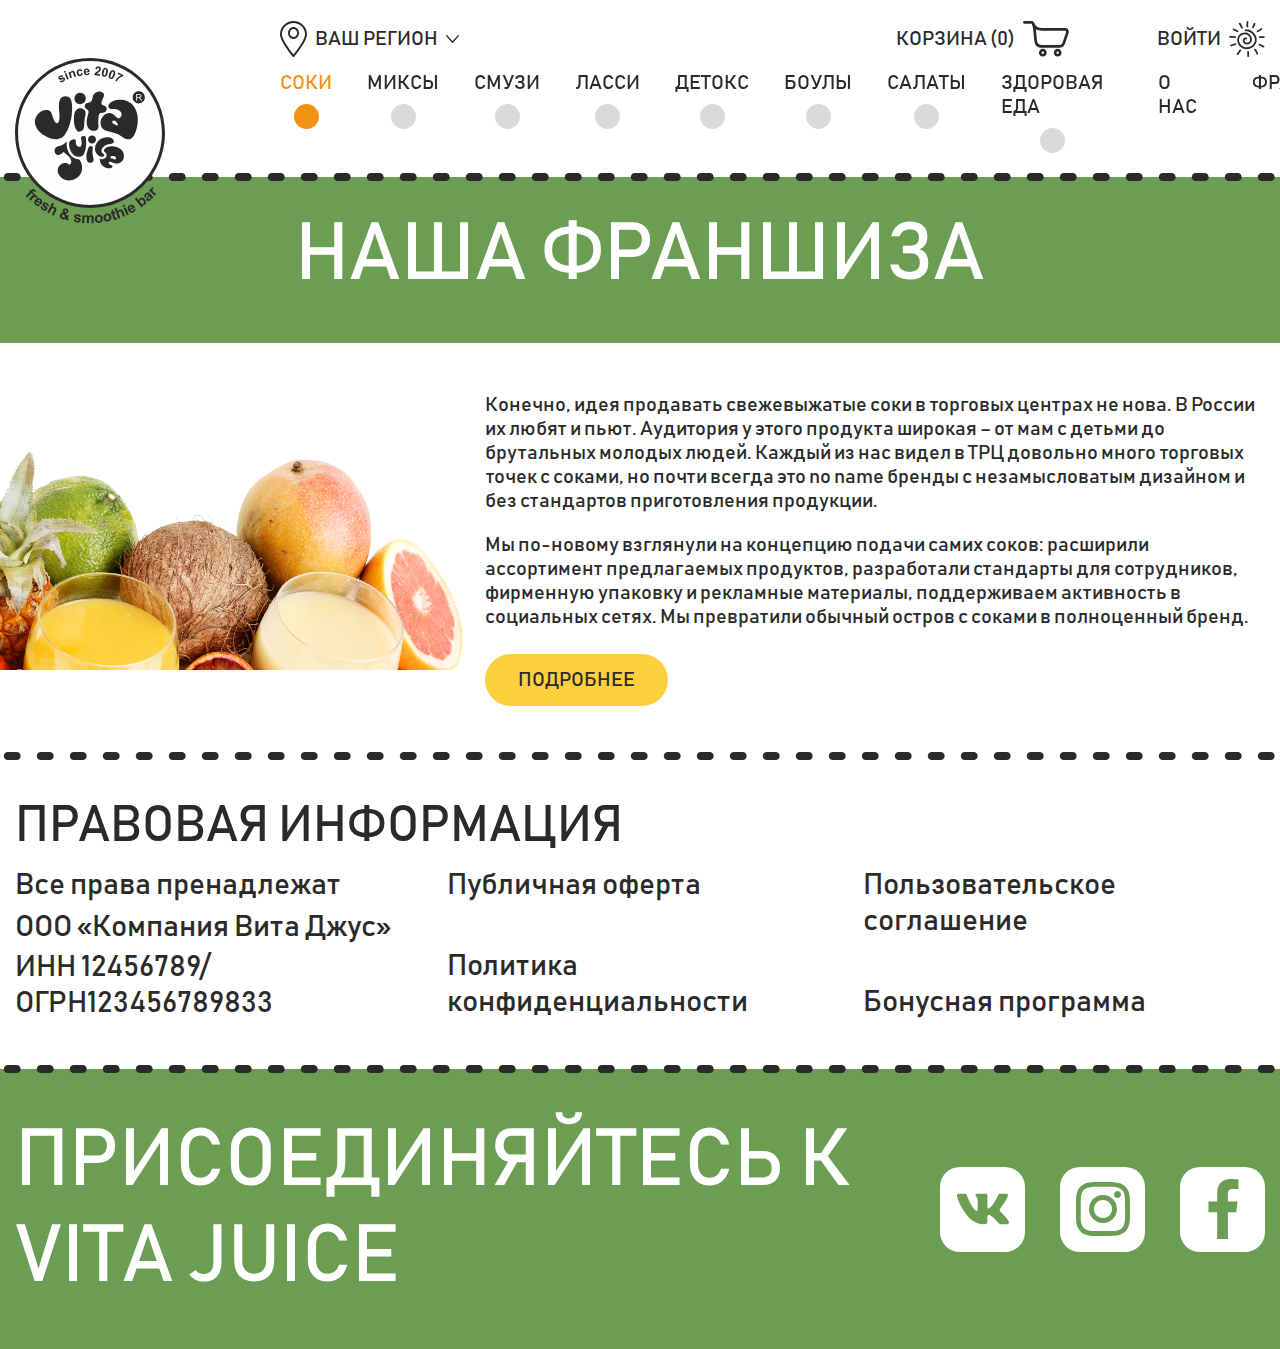
<file: franchise.html>
<!DOCTYPE html>
<html lang="en">

<head>
    <meta charset="UTF-8">
    <meta http-equiv="X-UA-Compatible" content="IE=edge">
    <meta name="viewport" content="width=device-width, initial-scale=1.0">
    <link rel="stylesheet" href="css/swiper-bundle.min.css">
    <link rel="stylesheet" href="css/bootstrap.min.css">
    <link rel="stylesheet" href="css/style.css">
    <title>Франшиза</title>
</head>

<body>

    <div class="wrapper">
        <header class='header border-b'>
            <div class='container'>
                <div class='header__inner'>
                    <div class="header__top">
                        <div class="header__mob">
                            <button class="header__burger">
                                <span></span>
                                <span></span>
                                <span></span>
                            </button>
                            <button class="header__mob-menu header__link">меню</button>
                        </div>
                        <button class="header__city header__link" data-toggle='modal' data-target='#modalCity'>
                            <svg width="27" height="36" viewBox="0 0 27 36" fill="none" xmlns="http://www.w3.org/2000/svg">
                                <path d="M13.5 36C13.7893 36 14.0786 35.8579 14.2232 35.6684C14.7536 35.0526 27 20.3211 27 13.2632C27 5.96842 20.925 0 13.5 0C6.075 0 0 5.96842 0 13.2632C0 20.3211 12.2464 35.0526 12.7768 35.6684C12.9214 35.8579 13.2107 36 13.5 36ZM13.5 1.89474C19.8643 1.89474 25.0714 7.01053 25.0714 13.2632C25.0714 18.7105 16.1518 30.2211 13.5 33.5368C9.69107 28.8 1.92857 18.1895 1.92857 13.2632C1.92857 7.01053 7.13571 1.89474 13.5 1.89474Z" fill="#2B2A29"/>
                                <path d="M19 12C19 8.7 16.525 6 13.5 6C10.475 6 8 8.7 8 12C8 15.3 10.475 18 13.5 18C16.525 18 19 15.3 19 12ZM9.83333 12C9.83333 9.8 11.4833 8 13.5 8C15.5167 8 17.1667 9.8 17.1667 12C17.1667 14.2 15.5167 16 13.5 16C11.4833 16 9.83333 14.2 9.83333 12Z" fill="#2B2A29"/>
                            </svg>
                            <span>ваш регион</span>
                            <svg class="header__city-arrow" width="13" height="8" viewBox="0 0 13 8" fill="none" xmlns="http://www.w3.org/2000/svg">
                                <path d="M0.174303 1.09526C-0.0908161 0.83305 -0.0377922 0.413521 0.227327 0.151315C0.492446 -0.0584495 0.916637 -0.0584495 1.18176 0.203756L6.48414 6.28693L11.8395 0.203757C12.0516 -0.058449 12.4758 -0.0584489 12.794 0.151316C13.0591 0.413522 13.0591 0.833051 12.847 1.09526L7.01438 7.75528C6.74926 8.06993 6.27205 8.06993 6.00693 7.75528L0.174303 1.09526Z" fill="#2B2A29"/>
                            </svg>
                        </button>
                        <div class="header__top-right">
                            <button class="header__link header__cart" data-toggle='modal' data-target='#modalCart'>
                                <span>корзина (0)</span>
                                <svg width="46" height="37" viewBox="0 0 46 37" fill="none" xmlns="http://www.w3.org/2000/svg">
                                    <path d="M9.13155 4.94168L9.08091 4.8166C8.81314 4.14908 8.64971 3.81301 8.50085 3.74165C8.1924 3.59357 7.3768 3.62426 5.83918 3.68181L4.63608 3.72402C4.18416 3.73628 2.99259 3.73092 2.14934 3.72632L1.40738 3.72323C0.663125 3.72093 0.0623428 3.11401 0.0646428 2.36975C0.0669428 1.6255 0.673858 1.02474 1.41812 1.02704L2.16007 1.0301C2.97493 1.03394 4.12585 1.0393 4.56473 1.0278L5.74402 0.985593C7.71133 0.911949 8.75251 0.872038 9.66403 1.30939C10.6316 1.77283 11.039 2.47181 11.5738 3.78539C13.9961 7.98699 16.248 7.97319 20.6745 7.9471L41.8068 7.95093C42.3531 7.94557 42.8587 8.0269 43.3145 8.17727L43.4449 8.22792C44.1569 8.49108 44.7324 8.92537 45.1421 9.49929C45.5741 10.1039 45.8081 10.8397 45.8081 11.6622C45.8081 12.1571 45.7176 12.6965 45.5281 13.2674L42.5096 22.3512C41.7408 24.666 41.0686 25.9589 39.9039 26.7523C38.7292 27.5533 37.3382 27.6745 35.0962 27.6745L18.7747 27.673C16.9478 27.6784 15.246 27.2073 13.9163 26.1668C12.6955 25.2093 11.8209 23.8067 11.4948 21.8939C11.2354 20.3716 11.0129 17.9516 10.7804 15.4035C10.4229 11.4927 10.0339 7.25655 9.45918 5.7803L9.13155 4.94168ZM34.6642 28.8063C35.7315 28.8063 36.7044 29.2421 37.4095 29.9464C38.1192 30.6569 38.5551 31.6298 38.5551 32.6971C38.5551 33.7644 38.1192 34.7365 37.4149 35.4424C36.7044 36.1521 35.7315 36.588 34.6642 36.588C33.5969 36.588 32.6248 36.1521 31.9189 35.4478C31.2092 34.7365 30.7733 33.7644 30.7733 32.6971C30.7733 31.6298 31.2092 30.6569 31.9135 29.9518C32.6248 29.2421 33.5969 28.8063 34.6642 28.8063ZM35.5036 31.857C35.2911 31.6444 34.9941 31.5132 34.6642 31.5132C34.3343 31.5132 34.0373 31.6444 33.8271 31.8547C33.6115 32.0702 33.4803 32.3672 33.4803 32.6971C33.4803 33.027 33.6115 33.324 33.8217 33.5342C34.0373 33.7498 34.3343 33.881 34.6642 33.881C34.9941 33.881 35.2911 33.7498 35.5013 33.5396C35.7169 33.324 35.8481 33.027 35.8481 32.6971C35.8481 32.3672 35.7169 32.0702 35.5036 31.857ZM19.819 28.8063C20.8862 28.8063 21.8591 29.2421 22.5643 29.9464C23.274 30.6569 23.7098 31.6298 23.7098 32.6971C23.7098 33.7644 23.274 34.7365 22.5696 35.4424C21.8591 36.1521 20.8862 36.588 19.819 36.588C18.7517 36.588 17.7795 36.1521 17.0736 35.4478C16.3639 34.7365 15.9281 33.7644 15.9281 32.6971C15.9281 31.6298 16.3639 30.6569 17.0683 29.9518C17.7795 29.2421 18.7517 28.8063 19.819 28.8063ZM20.6583 31.857C20.4458 31.6444 20.1489 31.5132 19.819 31.5132C19.489 31.5132 19.1921 31.6444 18.9818 31.8547C18.7662 32.0702 18.635 32.3672 18.635 32.6971C18.635 33.027 18.7662 33.324 18.9765 33.5342C19.1921 33.7498 19.489 33.881 19.819 33.881C20.1489 33.881 20.4458 33.7498 20.656 33.5396C20.8717 33.324 21.0029 33.027 21.0029 32.6971C21.0029 32.3672 20.8717 32.0702 20.6583 31.857ZM20.686 10.6433C17.2954 10.664 14.9391 10.6778 12.8751 9.36195C13.0991 11.1558 13.2864 13.1976 13.4659 15.161C13.6899 17.614 13.904 19.9442 14.1587 21.4396C14.3628 22.6397 14.8738 23.4906 15.5767 24.0415C16.3946 24.6814 17.5209 24.9714 18.7747 24.9714L35.0962 24.9729C36.8041 24.9676 37.8131 24.9085 38.3817 24.521C38.9587 24.1282 39.3799 23.222 39.95 21.5056L42.9684 12.4218C43.0574 12.1518 43.1012 11.8963 43.1012 11.6622C43.1012 11.4113 43.0452 11.208 42.9431 11.0645C42.8541 10.9395 42.7168 10.8374 42.5388 10.7668L42.4689 10.7461C42.2848 10.6855 42.063 10.6525 41.8068 10.6525L20.686 10.6433Z" fill="#2B2A29"/>
                                </svg>
                            </button>
                            <button class="header__link header__login" data-toggle='modal' data-target='#modalLogin'>
                                <span>войти</span>
                                <svg width="36" height="36" viewBox="0 0 36 36" fill="none" xmlns="http://www.w3.org/2000/svg">
                                    <path d="M16.6468 10.1338C16.1486 10.1338 15.7445 9.72966 15.7445 9.23142C15.7445 8.73318 16.1486 8.32907 16.6468 8.32907C19.1994 8.32907 21.4962 9.12501 23.3423 10.4985C25.2376 11.9088 26.6515 13.9258 27.3707 16.3116C28.9616 21.586 25.6171 26.154 20.645 27.6528C19.1058 28.1168 17.4602 28.2554 15.8821 28.0048C14.4907 27.7838 13.2144 27.2145 12.1223 26.4103C10.7667 25.4123 9.68484 24.046 9.00757 22.5329C7.82797 19.898 7.89805 16.863 9.63932 14.4982C10.3151 13.581 11.2292 12.8142 12.3668 12.2909C13.3991 11.8167 14.6099 11.5436 15.9844 11.5436C19.094 11.5436 21.3146 13.5293 22.3111 15.8558C23.8677 19.4877 22.3484 23.4562 17.964 23.4562C15.944 23.4562 13.9633 21.9717 13.7531 19.9189C13.6032 18.4472 14.3848 17.2231 15.5803 16.7193C16.3036 16.4144 18.0392 16.1433 18.1513 17.2953C18.1994 17.7894 17.8382 18.2304 17.3441 18.2784C16.4801 18.3644 15.4391 18.7148 15.5435 19.7358C15.6601 20.8852 16.8883 21.6515 17.964 21.6515C19.5437 21.6515 20.4757 20.9446 20.8614 19.965C21.2844 18.8923 21.0982 17.5971 20.6547 16.5607C19.9125 14.8276 18.2715 13.3483 15.9844 13.3483C14.8723 13.3483 13.9127 13.5595 13.1137 13.9268C12.2686 14.3156 11.5913 14.8834 11.091 15.5622C9.73088 17.4088 9.73344 19.7517 10.6506 21.7993C11.2031 23.0342 12.0839 24.1468 13.1863 24.9586C14.0595 25.6011 15.0708 26.0553 16.1645 26.2287C17.4643 26.4349 18.8352 26.3162 20.1304 25.9259C21.5714 25.4911 22.9075 24.7212 23.9372 23.691C25.8289 21.7973 26.4105 19.368 25.6437 16.8262C25.0376 14.8158 23.8544 13.1222 22.2712 11.9441C20.7304 10.7982 18.8019 10.1338 16.6468 10.1338V10.1338Z" fill="#2B2A29"/>
                                    <path fill-rule="evenodd" clip-rule="evenodd" d="M19.1657 36.0052C18.7206 36.0052 18.276 35.7182 18.2797 35.1433C18.2863 33.8311 18.3917 32.498 18.1983 31.1952C18.0981 30.5184 18.6797 30.0739 19.1948 30.0739C19.5371 30.0739 19.8495 30.2688 19.916 30.721C20.135 32.1938 20.0689 33.6587 20.0608 35.1433C20.0577 35.7182 19.6112 36.0052 19.1657 36.0052V36.0052ZM8.57843 34.0256C7.92519 34.0256 7.32869 33.1324 7.90619 32.4771C8.90987 31.3374 9.70933 30.0396 10.5953 28.8109C10.7933 28.5357 11.0706 28.4217 11.3433 28.4217C11.9851 28.4217 12.6067 29.0549 12.1341 29.7098C11.1591 31.0637 10.2721 32.4812 9.16662 33.737C8.98709 33.9406 8.7805 34.0256 8.57843 34.0256V34.0256ZM28.2131 33.6864C27.9527 33.6864 27.7048 33.5492 27.564 33.2173C26.983 31.8397 26.3158 30.4591 25.3281 29.3245C24.7552 28.6661 25.3506 27.7736 26.0013 27.7736C26.2028 27.7736 26.4095 27.8589 26.5891 28.0647C27.6853 29.3245 28.4571 30.786 29.1038 32.3175C29.406 33.0347 28.7804 33.6864 28.2131 33.6864V33.6864ZM34.5419 26.5269C34.4027 26.5269 34.2559 26.4911 34.1071 26.4093C32.8523 25.7223 31.6134 25.0183 30.2465 24.5749C29.2588 24.2562 29.5499 22.8101 30.4316 22.8101C30.5217 22.8101 30.6185 22.825 30.7197 22.8582C32.2343 23.3472 33.6166 24.1094 35.0058 24.8701C35.8647 25.3401 35.3394 26.5269 34.5419 26.5269V26.5269ZM2.22716 25.3868C1.41426 25.3868 0.877263 24.1917 1.75141 23.7396C3.17765 23.0015 4.74598 22.671 6.26314 22.1783C6.36505 22.1456 6.46007 22.1308 6.55014 22.1308C7.43249 22.1308 7.72518 23.5773 6.73685 23.8971C5.37305 24.3391 3.93205 24.6142 2.65073 25.2783C2.50597 25.3534 2.36226 25.3868 2.22716 25.3868V25.3868ZM6.30817 17.0283C4.78004 17.0283 3.33262 16.8688 1.61969 16.835C-0.399554 16.7958 -0.339451 15.0359 1.83125 15.039C3.6585 15.0421 4.70927 15.1975 6.27337 15.246C7.40792 15.2823 7.42328 17.0283 6.30817 17.0283ZM34.8944 17.0277C33.5377 17.0277 32.1801 17.0277 30.823 17.0277C29.6731 17.0277 29.6731 15.246 30.823 15.246C32.1801 15.246 33.5377 15.246 34.8944 15.246C36.0447 15.246 36.0447 17.0277 34.8944 17.0277ZM8.37478 11.3215C8.17988 11.3215 7.97885 11.2592 7.79375 11.1112C6.72764 10.2602 5.51429 9.63251 4.22622 9.18995C3.25133 8.85646 3.53468 7.41898 4.40225 7.41898C4.49583 7.41898 4.59509 7.43535 4.70094 7.47118C6.29691 8.01958 7.73381 8.79769 9.0536 9.85037C9.76357 10.4182 9.11646 11.3215 8.37478 11.3215ZM28.468 11.2954C27.6495 11.2954 27.3901 9.88822 28.3232 9.50765C29.6557 8.96801 30.7612 7.99853 31.9565 7.22307C32.1152 7.12028 32.2712 7.07525 32.418 7.07525C33.1664 7.07525 33.659 8.2405 32.8558 8.76084C31.5121 9.63251 30.2951 10.6187 28.7963 11.2264C28.6792 11.2739 28.5691 11.2954 28.468 11.2954V11.2954ZM12.9454 7.71474C12.5893 7.71474 12.2318 7.52804 12.0895 7.09733C11.6011 5.62505 10.6983 4.33656 9.91606 3.01222C9.51034 2.32419 10.1263 1.68324 10.736 1.68324C11.0062 1.68324 11.2758 1.80896 11.4547 2.11292C12.3208 3.57848 13.2681 4.99637 13.8069 6.62362C14.0257 7.28403 13.4861 7.71474 12.9454 7.71474ZM23.997 7.12599C23.4447 7.12541 22.9152 6.70242 23.1751 6.05737C23.6856 4.79636 24.2437 3.55699 24.8498 2.33794C25.0095 2.01716 25.2683 1.88426 25.5338 1.88426C26.1199 1.88426 26.7379 2.53179 26.388 3.23768C25.8515 4.31856 25.3461 5.41335 24.8938 6.53209C24.7266 6.94645 24.3573 7.12599 23.997 7.12599V7.12599ZM18.231 6.38677C17.8909 6.38677 17.5808 6.19188 17.5196 5.74011C17.2889 4.05466 17.3855 2.4182 17.633 0.740947C17.6995 0.289318 18.0115 0.0944214 18.3534 0.0944214C18.8685 0.0944214 19.4501 0.53933 19.3504 1.21567C19.1534 2.54876 19.0546 3.92571 19.2388 5.26656C19.3303 5.94217 18.7456 6.38677 18.231 6.38677Z" fill="#2B2A29"/>
                                </svg>
                            </button>
                        </div>
                    </div>
                    <div class="header__bottom">
                        <nav class="header__menu1">
                            <div class="header__menu1-top">
                                <span class="header__menu1-title header__link">меню</span>
                                <button class="header__menu1-close">
                                    <svg width="15" height="14" viewBox="0 0 15 14" fill="none" xmlns="http://www.w3.org/2000/svg">
                                        <path fill-rule="evenodd" clip-rule="evenodd" d="M0.334668 13.7002C0.534668 13.9002 0.734668 14.0002 1.03467 14.0002C1.33467 14.0002 1.53467 13.9002 1.73467 13.7002L7.03467 8.40024L12.3347 13.7002C12.5347 13.9002 12.8347 14.0002 13.0347 14.0002C13.2347 14.0002 13.5347 13.9002 13.7347 13.7002C14.1347 13.3002 14.1347 12.7002 13.7347 12.3002L8.43467 7.00024L13.7347 1.70024C14.1347 1.30024 14.1347 0.700244 13.7347 0.300244C13.3347 -0.0997559 12.7347 -0.0997559 12.3347 0.300244L7.03467 5.60024L1.73467 0.300244C1.33467 -0.0997559 0.734668 -0.0997559 0.334668 0.300244C-0.065332 0.700244 -0.065332 1.30024 0.334668 1.70024L5.63467 7.00024L0.334668 12.3002C-0.065332 12.7002 -0.065332 13.3002 0.334668 13.7002Z" fill="#2B2A29"/>
                                    </svg>
                                </button>
                            </div>
                            <div class="header__menu1-wrap">
                                <a href="" class="header__menu1-item active-link header__link header__menu1-item--color1">
                                    <span>соки</span>
                                    <i></i>
                                </a>
                                <a href="" class="header__menu1-item header__link header__menu1-item--color2">
                                    <span>миксы</span>
                                    <i></i>
                                </a>
                                <a href="" class="header__menu1-item header__link header__menu1-item--color3">
                                    <span>смузи</span>
                                    <i></i>
                                </a>
                                <a href="" class="header__menu1-item header__link header__menu1-item--color4">
                                    <span>ласси</span>
                                    <i></i>
                                </a>
                                <a href="" class="header__menu1-item header__link header__menu1-item--color5">
                                    <span>детокс</span>
                                    <i></i>
                                </a>
                                <a href="" class="header__menu1-item header__link header__menu1-item--color6">
                                    <span>боулы</span>
                                    <i></i>
                                </a>
                                <a href="" class="header__menu1-item header__link header__menu1-item--color7">
                                    <span>салаты</span>
                                    <i></i>
                                </a>
                                <a href="" class="header__menu1-item header__link header__menu1-item--color8">
                                    <span>здоровая еда</span>
                                    <i></i>
                                </a>
                            </div>
                        </nav>
                        <nav class="header__menu2">
                            <div class="header__menu2-top">
                                <a href="index.html" class="header__logo">
                                    <svg viewBox="0 0 150 166" fill="none" xmlns="http://www.w3.org/2000/svg">
                                        <path fill-rule="evenodd" clip-rule="evenodd" d="M75.0001 2.09763C115.263 2.09763 147.903 34.7373 147.903 75.0003C147.903 115.263 115.263 147.903 75.0001 147.903C34.7371 147.903 2.09741 115.263 2.09741 75.0003C2.09741 34.7373 34.7371 2.09763 75.0001 2.09763Z" fill="#FEFEFE"/>
                                        <path fill-rule="evenodd" clip-rule="evenodd" d="M75.0002 0C116.414 0 150 33.5861 150 74.9999C150 116.415 116.414 150 75.0002 150C33.5861 150 0 116.415 0 74.9999C0 33.5861 33.5861 0 75.0002 0ZM75.0002 3.0209C114.746 3.0209 146.979 35.2546 146.979 74.9999C146.979 114.746 114.746 146.979 75.0002 146.979C35.2545 146.979 3.02098 114.746 3.02098 74.9999C3.02098 35.2546 35.2545 3.0209 75.0002 3.0209Z" fill="#2B2A29"/>
                                        <path fill-rule="evenodd" clip-rule="evenodd" d="M96.608 109.8C94.0579 110.893 91.4963 110.221 89.2246 108.96C86.1841 107.272 84.8123 104.052 84.624 100.769C85.3968 101.024 86.1999 101.167 86.9713 101.164C88.538 101.156 89.9978 100.599 91.011 99.2818L91.2104 99.0226L91.3363 98.7056C91.7442 97.6789 91.703 96.7066 91.3621 95.8429L91.3588 95.8441C91.009 94.9634 90.3602 94.2572 89.589 93.7758C89.4349 93.663 89.3031 93.5466 89.192 93.4283C88.9401 93.1597 88.8329 92.8857 88.8391 92.6239C88.8483 92.2347 89.0388 91.7826 89.3602 91.316C89.5751 91.0039 89.8484 90.6929 90.169 90.3922C90.6238 89.9655 91.1907 89.5521 91.8627 89.2017C96.2629 87.544 101.659 87.8947 106.027 91.5483C108.378 93.5152 109.084 96.1407 108.921 99.1479C108.424 103.888 103.145 106.758 98.6871 104.994C97.6201 104.571 95.5075 103.226 94.4068 103.842C93.8241 104.168 93.5687 105.129 93.9959 105.725C94.6518 106.64 95.5885 106.79 96.4894 107.367C97.8782 108.255 97.9675 109.218 96.608 109.8ZM96.766 98.0564C95.6562 98.3795 94.5956 100.055 95.9783 100.289C98.8602 100.775 98.1471 101.216 99.3355 101.408C101.089 101.69 101.513 99.9476 100.381 98.7814C99.6701 98.0495 98.0927 97.6704 96.766 98.0564Z" fill="#2B2A29"/>
                                        <path fill-rule="evenodd" clip-rule="evenodd" d="M58.978 58.4765C58.7125 63.9823 59.0868 68.9152 61.9756 72.7466C63.6778 75.0042 68.6298 73.2016 68.8928 69.6192C69.4394 64.8797 69.2452 62.0281 70.3442 57.5306C71.5613 52.5492 68.7508 51.1812 66.0553 50.3205C63.304 49.4422 59.2968 51.8721 58.978 58.4765ZM65.2565 34.8662C68.37 34.9275 70.8452 37.502 70.7839 40.6156C70.7226 43.7291 68.148 46.2043 65.0345 46.143C61.921 46.0817 59.4458 43.5072 59.5071 40.3937C59.5684 37.2801 62.143 34.8049 65.2565 34.8662Z" fill="#2B2A29"/>
                                        <path fill-rule="evenodd" clip-rule="evenodd" d="M44.0332 45.6735C44.8167 41.1231 45.5171 38.8439 50.2875 38.2039C54.9998 38.1964 56.3202 41.2593 56.9134 45.3891C57.3414 50.6754 57.1233 56.0845 56.0436 61.2475C54.9427 66.2238 53.3352 71.1071 50.674 75.5394C48.6316 78.6821 46.0673 80.8661 42.1969 81.3051C37.7596 81.582 33.2045 79.7052 29.432 77.5535L29.0708 77.3403L28.7153 77.1245L28.3669 76.9058L28.0263 76.6854L27.6935 76.4629L27.3685 76.2388L27.0571 76.0163L26.1742 75.3438C23.0181 72.6793 20.8182 69.6273 19.9663 65.5868C19.4104 61.8565 20.647 58.7343 23.2154 55.7787C26.1839 52.3624 33.0185 50.088 35.8566 53.9642C37.5342 56.3651 38.6667 65.3399 42.1104 65.2473C44.9612 64.5938 44.4682 58.7749 44.4261 56.6999C44.3145 53.0143 43.5273 49.3726 44.0332 45.6735Z" fill="#2B2A29"/>
                                        <path fill-rule="evenodd" clip-rule="evenodd" d="M76.9655 41.7577C77.7902 39.7639 77.4039 37.8387 78.9561 36.1254C80.7818 34.1099 83.4882 33.0753 86.406 33.8951C89.3018 35.0539 89.7847 36.7589 88.3756 39.4815C87.6879 40.8103 87.1126 42.2678 86.5925 43.896C85.9893 45.7821 86.4926 46.93 88.8176 47.5767C93.9426 49.1891 91.9451 55.1005 86.7489 54.8766C84.5834 54.7832 83.9353 56.2505 83.6736 57.9365C83.2134 60.9027 83.221 64.1655 83.3874 66.3292C83.7004 70.391 83.2263 72.1705 80.1972 72.6861C74.2435 73.6996 71.7484 68.8732 71.6867 64.4664C71.6484 61.7168 72.5016 58.1544 73.5335 54.8426C74.187 52.7448 72.2683 51.4092 70.9197 50.5647C68.8637 49.2777 69.4619 44.8067 73.4997 44.6554C75.2125 44.5916 75.9654 44.1736 76.9655 41.7577Z" fill="#2B2A29"/>
                                        <path fill-rule="evenodd" clip-rule="evenodd" d="M98.4537 65.7337L98.7912 65.8675L99.0948 66.0058L99.3956 66.1589L99.6915 66.3218L99.979 66.4901L100.258 66.6593L100.525 66.826L100.78 66.9855L101.02 67.1334L101.246 67.2668L101.459 67.3819L101.665 67.4743L101.876 67.54L102.129 67.5602L102.455 67.4423L102.708 67.097L102.772 66.7269L102.746 66.4273L102.68 66.1516L102.585 65.8722L102.46 65.5809L102.309 65.2792L102.132 64.969L101.931 64.6552L101.708 64.3431L101.463 64.0375L101.198 63.7447L100.914 63.4701L100.611 63.2203L100.292 63.0017L99.9534 62.8215L99.5827 62.6821L98.9404 62.6034L98.3329 62.7363L97.8105 63.0613L97.4194 63.5696L97.2515 64.2313L97.4037 64.8921L97.8325 65.4012L98.4537 65.7337ZM93.41 47.5923L93.4614 47.4329L93.5386 47.2272L93.6263 47.0233L93.7252 46.8197L93.8338 46.6184L93.953 46.4193L94.0826 46.2217L94.2232 46.0256L94.3733 45.8319L94.5336 45.64L94.7034 45.4515L94.8837 45.2652L95.0727 45.082L95.2723 44.9017L95.4799 44.7249L95.6919 44.5558L96.3431 44.0914L97.0507 43.6629L97.8145 43.2698L98.6307 42.9146L99.4933 42.6011L100.398 42.3305L101.339 42.1064L102.311 41.9305L103.31 41.8057L104.33 41.7341L105.367 41.7175L106.416 41.7581L107.471 41.8588L108.528 42.0209L109.581 42.2468L110.627 42.5383L111.66 42.8977L112.675 43.3268L113.668 43.8279L114.635 44.402L115.569 45.0515L116.468 45.7794L117.326 46.5867L118.14 47.4757L118.903 48.449L119.613 49.5087L120.264 50.6578L120.853 51.8977L121.375 53.2319L121.824 54.6628L122.196 56.1938L122.488 57.8319L122.558 58.3476L122.619 58.8713L122.671 59.3971L122.713 59.9234L122.744 60.4519L122.767 60.9817L122.78 61.5128L122.784 62.0443L122.777 62.577L122.762 63.1108L122.737 63.6447L122.704 64.1794L122.661 64.7141L122.61 65.2485L122.55 65.7836L122.482 66.3174L122.405 66.8514L122.319 67.385L122.225 67.9178L122.123 68.4492L122.013 68.9801L121.894 69.5097L121.768 70.0379L121.634 70.564L121.492 71.089L121.342 71.6119L121.185 72.1331L121.021 72.6514L120.849 73.1677L120.67 73.6816L120.484 74.1928L120.292 74.6992L120.089 75.2044L119.883 75.6858L119.672 76.1463L119.458 76.5852L119.239 77.0025L119.017 77.3996L118.79 77.7754L118.56 78.131L118.325 78.4659L118.088 78.7808L117.846 79.0762L117.602 79.3519L117.354 79.6087L117.104 79.846L116.849 80.0653L116.591 80.2657L116.329 80.4492L116.064 80.6147L115.795 80.7633L115.522 80.8947L115.244 81.0097L114.963 81.1078L114.677 81.1898L114.386 81.2554L114.09 81.3053L113.79 81.3387L113.484 81.356L113.174 81.3572L112.858 81.3427L112.538 81.3118L112.212 81.2659L111.882 81.2025L111.526 81.1197L111.179 81.0228L110.838 80.9128L110.503 80.7904L110.174 80.6562L109.85 80.5107L109.532 80.3551L109.217 80.1889L108.906 80.0141L108.598 79.8311L108.294 79.6402L107.993 79.4419L107.693 79.2373L107.395 79.0271L107.099 78.8122L106.803 78.5928L106.507 78.3701L106.212 78.1443C103.111 75.7666 98.7909 74.5621 95.0285 73.7248C91.7626 73.0138 87.5738 72.589 85.9202 67.5583C84.798 62.1542 87.077 59.1193 89.0795 57.2391C90.6147 55.7977 93.2082 54.5942 95.9187 55.1545C98.8627 55.7629 100.164 58.486 102.512 60.0381C104.039 60.7588 105.065 59.8149 106.15 58.3946L106.33 57.9733L106.456 57.5973L106.545 57.2178L106.6 56.836L106.619 56.4563L106.604 56.0811L106.555 55.7122L106.474 55.3501L106.36 54.9986L106.217 54.6579L106.045 54.3292L105.845 54.0118L105.618 53.7079L105.365 53.4171L105.087 53.1402L104.784 52.877L104.457 52.6285L104.106 52.3955L103.732 52.1784L103.336 51.977L102.917 51.7933L102.476 51.6272L102.013 51.4796L101.53 51.3509L101.025 51.2425L100.501 51.1548L99.9562 51.0886L99.3923 51.0444L98.809 51.0237L98.2069 51.027L97.5866 51.0554L96.9645 51.1076L96.5269 51.1283L96.1231 51.1011L95.7385 51.0302L95.3757 50.9176L95.0352 50.768L94.7215 50.5833L94.4354 50.368L94.1798 50.124L93.9553 49.8559L93.7652 49.5668L93.6107 49.2607L93.493 48.9404L93.4129 48.6085L93.3724 48.2685L93.3718 47.9205L93.41 47.5923Z" fill="#2B2A29"/>
                                        <path fill-rule="evenodd" clip-rule="evenodd" d="M63.9312 101.211L64.1817 101.51L64.3713 101.752L64.5561 101.997L64.7341 102.245L64.9064 102.495L65.0709 102.746L65.2298 103.001L65.3813 103.257L65.5264 103.515L65.6642 103.775L65.7956 104.038L65.9197 104.303L66.0372 104.569L66.1472 104.837L66.2505 105.108L66.3463 105.381L66.4349 105.654L66.5573 106.074L66.6664 106.496L66.7627 106.919L66.8458 107.343L66.9154 107.768L66.9721 108.192L67.0156 108.618L67.0463 109.043L67.0633 109.467L67.0675 109.89L67.0583 110.312L67.0364 110.732L67.0011 111.15L66.9528 111.565L66.8913 111.978L66.8167 112.387L66.729 112.793L66.628 113.195L66.5139 113.593L66.387 113.986L66.2467 114.375L66.0937 114.758L65.9274 115.135L65.7486 115.507L65.5558 115.873L65.3505 116.231L65.132 116.583L64.9009 116.928L64.6558 117.265L64.3984 117.594L64.1275 117.916L63.8437 118.228L63.5823 118.496L63.3098 118.757L63.0264 119.011L62.7334 119.257L62.4305 119.497L62.1184 119.728L61.7978 119.951L61.4689 120.166L61.1318 120.373L60.788 120.571L60.4368 120.76L60.08 120.94L59.7168 121.11L59.3483 121.272L58.9752 121.423L58.5979 121.564L58.2162 121.696L57.8316 121.817L57.4438 121.928L57.0536 122.028L56.6615 122.117L56.2683 122.194L55.8742 122.261L55.4799 122.317L55.085 122.36L54.6912 122.392L54.2982 122.412L53.9071 122.42L53.5176 122.415L53.1308 122.398L52.7473 122.369L52.3669 122.326L52.0107 122.275L51.6561 122.213L51.3038 122.14L50.9546 122.056L50.6075 121.961L50.2637 121.856L49.9232 121.74L49.5864 121.613L49.2533 121.475L48.9249 121.327L48.6005 121.169L48.281 120.999L47.9665 120.819L47.6576 120.628L47.3542 120.427L47.0565 120.215L46.7643 119.993L46.4796 119.76L46.2011 119.516L45.9296 119.262L45.6652 118.997L45.4086 118.722L45.1597 118.437L44.9188 118.14L44.6855 117.833L44.462 117.516L44.2464 117.188L44.0406 116.849L43.8436 116.5L43.6565 116.14L43.4793 115.77L43.3151 115.394L43.0551 114.689L42.87 114.002L42.7526 113.328L42.7005 112.669L42.709 112.025L42.7751 111.398L42.8953 110.789L43.0673 110.2L43.287 109.631L43.552 109.086L43.8585 108.566L44.2041 108.072L44.585 107.606L44.9982 107.172L45.4394 106.77L45.9063 106.402L46.3944 106.071L46.9008 105.779L47.4214 105.526L47.9534 105.316L48.4917 105.15L49.0339 105.029L49.5761 104.955L50.1149 104.929L50.6459 104.954L51.1673 105.029L51.6762 105.157L52.1697 105.338L52.6453 105.576L53.1009 105.871L53.5339 106.227L54.1691 106.878C55.5828 106.196 56.2898 105.344 56.2999 103.752C56.3103 102.131 55.6323 100.745 54.6912 99.4521C53.4626 97.7655 49.9444 95.1655 48.1746 94.0797C46.8418 96.6563 42.8266 98.2322 40.4587 95.4242C38.3345 92.9047 39.926 89.2457 43.1707 88.3578C45.2635 87.7851 46.5061 87.6374 48.8763 86.0077C50.034 85.2115 51.4626 83.5791 52.0137 83.7574C51.6577 84.8419 51.525 86.1603 51.7058 87.7878C51.8828 89.3818 52.3081 91.0724 52.9574 92.6856C53.8949 95.015 55.3154 97.2135 57.1552 98.7845C59.0302 100.386 61.3073 101.347 63.9312 101.211Z" fill="#2B2A29"/>
                                        <path fill-rule="evenodd" clip-rule="evenodd" d="M88.8449 79.8007C93.0982 78.7839 96.0505 79.3462 97.9154 81.18C99.732 82.9662 99.4924 85.5595 95.0941 85.8827C92.2036 86.095 89.9715 87.3227 88.5424 88.6634C86.2298 90.8331 85.4431 93.8018 88.3267 95.788C89.0198 96.2189 89.4793 96.9612 89.1335 97.832C88.0201 99.2796 85.6532 98.9307 83.9642 97.856C76.6838 93.2235 80.3502 81.8314 88.8449 79.8007Z" fill="#2B2A29"/>
                                        <path fill-rule="evenodd" clip-rule="evenodd" d="M78.4478 100.248C79.2313 102.988 77.8392 104.641 75.662 104.837C72.7351 105.099 71.7813 103.214 71.4475 100.618C70.9441 96.7006 72.0279 94.2893 73.2108 90.2413C74.1362 87.0747 78.4179 87.0229 77.8027 90.5124C77.2279 93.7743 77.3708 96.483 78.4478 100.248Z" fill="#2B2A29"/>
                                        <path fill-rule="evenodd" clip-rule="evenodd" d="M60.8288 84.2201C60.6728 86.7148 62.1965 88.2188 62.9549 88.5147C66.2538 89.8035 67.4554 86.9648 66.0902 80.6499C65.7376 79.0183 66.7649 78.2289 68.392 78.0204C70.0946 77.9479 70.5191 78.1802 70.8814 80.0167C71.3331 82.3057 71.2714 86.0824 71.0028 88.1847C70.2528 94.0563 68.9735 97.2175 66.4468 98.2345C59.4074 101.068 54.7298 93.4994 54.0665 87.5276C53.6931 84.1651 54.9304 82.8024 56.5296 82.0891C58.7817 81.0842 61.0533 80.6292 60.8288 84.2201Z" fill="#2B2A29"/>
                                        <path fill-rule="evenodd" clip-rule="evenodd" d="M76.8867 77.5776C79.0871 77.5003 80.9343 79.2219 81.0116 81.4223C81.0891 83.6228 79.3674 85.47 77.1671 85.5473C74.9666 85.6246 73.1195 83.903 73.0421 81.7026C72.9647 79.5022 74.6863 77.6551 76.8867 77.5776Z" fill="#2B2A29"/>
                                        <path fill-rule="evenodd" clip-rule="evenodd" d="M123.751 33.1982C127.131 33.1982 129.871 35.9386 129.871 39.3186C129.871 42.6989 127.131 45.4393 123.751 45.4393C120.37 45.4393 117.63 42.6989 117.63 39.3186C117.63 35.9386 120.37 33.1982 123.751 33.1982ZM121.245 42.6584V35.9866H124.201C124.796 35.9866 125.248 36.0472 125.557 36.1667C125.866 36.2863 126.113 36.4974 126.298 36.8003C126.483 37.1031 126.574 37.4386 126.574 37.8053C126.574 38.2787 126.42 38.678 126.115 39.0025C125.809 39.3269 125.337 39.5321 124.697 39.6207C124.931 39.7324 125.109 39.8436 125.229 39.953C125.488 40.1882 125.733 40.4849 125.959 40.8413L127.113 42.6584H126.011L125.129 41.2699C124.873 40.8673 124.66 40.5612 124.493 40.3489C124.326 40.1359 124.176 39.9885 124.044 39.9033C123.914 39.8193 123.78 39.7578 123.642 39.7262C123.544 39.7036 123.38 39.6953 123.152 39.6953H122.13V42.6584H121.245ZM122.13 38.9312H124.024C124.428 38.9312 124.742 38.8883 124.969 38.8052C125.195 38.7223 125.367 38.5889 125.484 38.4047C125.601 38.2209 125.661 38.0226 125.661 37.8067C125.661 37.4914 125.548 37.2303 125.32 37.0271C125.091 36.8236 124.731 36.7227 124.239 36.7227H122.13V38.9312Z" fill="#2B2A29"/>
                                        <path d="M44.6906 23.4007L46.0631 22.3601C46.2823 22.613 46.5295 22.7619 46.8051 22.8041C47.08 22.8492 47.3932 22.7749 47.7418 22.5854C48.1267 22.3763 48.3775 22.1488 48.4962 21.9018C48.5723 21.7318 48.5647 21.5628 48.4743 21.3963C48.4136 21.2844 48.3265 21.21 48.2157 21.1742C48.1031 21.144 47.9007 21.1674 47.6117 21.2473C46.2656 21.6345 45.3734 21.8055 44.9328 21.7617C44.3206 21.6988 43.8685 21.3966 43.575 20.8564C43.3089 20.3667 43.2795 19.8515 43.4837 19.3099C43.6881 18.7682 44.1941 18.2781 45.0019 17.8392C45.7716 17.4209 46.4131 17.2363 46.9238 17.2842C47.4353 17.3339 47.8959 17.5658 48.3048 17.9825L47.0477 19.0026C46.868 18.8147 46.6601 18.7076 46.4283 18.6814C46.1964 18.6553 45.9248 18.728 45.6123 18.8978C45.218 19.1119 44.9657 19.3192 44.8538 19.5227C44.7822 19.6624 44.7813 19.7938 44.8481 19.9167C44.9059 20.0232 45.0039 20.0872 45.1434 20.1073C45.3329 20.1331 45.873 20.0199 46.7664 19.7687C47.6596 19.5172 48.3341 19.4364 48.7909 19.5276C49.2468 19.6216 49.6036 19.9075 49.8609 20.381C50.1407 20.8962 50.1671 21.4575 49.9365 22.0625C49.7074 22.6668 49.1707 23.1993 48.325 23.6588C47.559 24.075 46.8672 24.2496 46.2512 24.1841C45.637 24.1174 45.1164 23.8574 44.6906 23.4007ZM49.4208 14.8653L48.8228 13.4167L50.3853 12.7716L50.9833 14.2202L49.4208 14.8653ZM52.1943 21.5831L49.7504 15.6634L51.3129 15.0184L53.7566 20.938L52.1943 21.5831ZM60.9529 18.6333L59.3309 19.1099L58.411 15.9784C58.2163 15.3154 58.0549 14.8978 57.9288 14.7247C57.8006 14.5503 57.6441 14.4334 57.4543 14.3711C57.2646 14.309 57.0594 14.3114 56.8384 14.3763C56.5543 14.4598 56.3225 14.6115 56.1427 14.8316C55.961 15.0521 55.8675 15.3024 55.8586 15.5794C55.8487 15.8588 55.9451 16.3407 56.1469 17.0273L56.9632 19.8055L55.3413 20.2821L53.536 14.1377L55.0397 13.6959L55.3046 14.5976C55.6407 13.7507 56.2168 13.2085 57.0356 12.968C57.3947 12.8626 57.7434 12.8307 58.079 12.8716C58.4172 12.9135 58.6903 13.0113 58.9007 13.1659C59.1137 13.3221 59.287 13.5176 59.421 13.7548C59.557 13.9915 59.6932 14.3457 59.8322 14.8193L60.9529 18.6333ZM67.4004 12.8841L65.8038 13.4441C65.6958 13.1261 65.5299 12.901 65.3058 12.7667C65.0822 12.6344 64.8149 12.5924 64.5023 12.6434C64.0863 12.711 63.7767 12.9094 63.5761 13.238C63.3754 13.5665 63.3301 14.0678 63.44 14.7437C63.5623 15.4948 63.7743 16.004 64.0768 16.2735C64.379 16.5431 64.7411 16.6424 65.1634 16.5738C65.48 16.5222 65.7249 16.3886 65.8963 16.1752C66.07 15.9614 66.1614 15.6278 66.1725 15.1717L67.8624 15.1842C67.8149 15.9669 67.581 16.5906 67.1607 17.0549C66.7403 17.5191 66.1241 17.8174 65.3105 17.9501C64.3887 18.1001 63.6043 17.9279 62.9614 17.4345C62.3162 16.9396 61.9105 16.1764 61.7422 15.143C61.572 14.0977 61.716 13.2409 62.171 12.5687C62.6263 11.8966 63.324 11.485 64.2638 11.332C65.0309 11.2071 65.6691 11.274 66.1776 11.5308C66.6841 11.788 67.091 12.2383 67.4004 12.8841ZM72.9438 14.9143L74.6508 15.0697C74.4822 15.7032 74.1753 16.1989 73.7343 16.5581C73.2913 16.9155 72.7191 17.1217 72.0199 17.1747C70.9103 17.2588 70.0607 16.9581 69.4745 16.2723C69.0099 15.722 68.7432 15.0038 68.6758 14.1158C68.5956 13.0577 68.8095 12.2062 69.3158 11.5655C69.8218 10.923 70.4985 10.5706 71.3433 10.5065C72.2907 10.4348 73.0631 10.6917 73.66 11.2777C74.2552 11.8636 74.5907 12.8056 74.6642 14.1035L70.4439 14.4232C70.4941 14.9226 70.659 15.3019 70.9406 15.5613C71.22 15.8204 71.5546 15.9355 71.9402 15.9062C72.2046 15.8863 72.4206 15.7976 72.5883 15.6404C72.758 15.4833 72.8756 15.2413 72.9438 14.9143ZM72.9125 13.1967C72.8633 12.7074 72.7098 12.3437 72.4506 12.1077C72.1911 11.8695 71.8903 11.7643 71.5459 11.7906C71.1788 11.8183 70.8856 11.9768 70.666 12.2635C70.4464 12.5504 70.3572 12.9263 70.3965 13.3873L72.9125 13.1967ZM85.216 16.2522L84.9956 17.8037L79.1193 16.9692C79.2663 16.3877 79.537 15.857 79.9295 15.3746C80.322 14.8925 81.0506 14.2813 82.1114 13.5408C82.9667 12.9436 83.4967 12.5307 83.7035 12.3047C83.9826 11.9912 84.1472 11.6655 84.1955 11.3254C84.2487 10.9509 84.1898 10.6496 84.0167 10.4195C83.8459 10.1894 83.583 10.0505 83.2308 10.0005C82.8807 9.95072 82.5888 10.0172 82.3509 10.1994C82.1155 10.3799 81.9478 10.7134 81.8455 11.1996L80.1954 10.7949C80.4265 9.88475 80.8324 9.26521 81.4149 8.9365C81.9972 8.60999 82.6815 8.50161 83.4694 8.61355C84.3328 8.7361 84.9775 9.06662 85.406 9.60293C85.8327 10.1392 85.9966 10.7547 85.898 11.4488C85.8419 11.8438 85.7174 12.2084 85.526 12.5469C85.335 12.8832 85.0581 13.2241 84.6951 13.5712C84.4565 13.8034 84.0351 14.1234 83.4365 14.5351C82.8361 14.9461 82.4544 15.2202 82.291 15.3612C82.1261 15.4997 81.9897 15.6403 81.8807 15.7785L85.216 16.2522ZM90.8753 9.93549C91.71 10.1238 92.2945 10.5697 92.6311 11.2739C93.0316 12.1064 93.0478 13.3432 92.6785 14.9804C92.3097 16.6152 91.7617 17.7272 91.0368 18.3141C90.4364 18.7984 89.72 18.9468 88.8853 18.7585C88.0467 18.5694 87.4434 18.0938 87.0756 17.3322C86.7076 16.5703 86.711 15.3587 87.0849 13.7017C87.4518 12.0747 87.999 10.967 88.7237 10.3799C89.3242 9.89558 90.0407 9.74721 90.8753 9.93549ZM90.5657 11.3077C90.3693 11.2633 90.1781 11.2877 89.9969 11.3818C89.8137 11.4731 89.6418 11.6748 89.4829 11.9868C89.2742 12.3887 89.0551 13.0984 88.8266 14.1114C88.5977 15.1267 88.4907 15.834 88.5057 16.2358C88.5204 16.6376 88.5897 16.9189 88.7137 17.0797C88.8377 17.2403 88.9981 17.342 89.1947 17.3863C89.3914 17.4306 89.5824 17.4063 89.766 17.3127C89.9468 17.2207 90.1187 17.0192 90.2776 16.7073C90.4855 16.3092 90.7042 15.6017 90.9331 14.5867C91.1617 13.5734 91.2686 12.866 91.2537 12.4642C91.2388 12.0624 91.17 11.779 91.0459 11.6185C90.9225 11.4557 90.7624 11.352 90.5657 11.3077ZM98.6032 12.3537C99.4035 12.6564 99.9204 13.1791 100.156 13.9235C100.437 14.8035 100.28 16.0305 99.6871 17.6004C99.0944 19.1681 98.3971 20.193 97.5978 20.6734C96.9356 21.0694 96.2056 21.1166 95.4053 20.8142C94.6012 20.5102 94.0698 19.9555 93.8114 19.15C93.5533 18.3442 93.7252 17.1449 94.3258 15.556C94.9155 13.9961 95.6113 12.9751 96.4108 12.4946C97.0728 12.0984 97.8029 12.0512 98.6032 12.3537ZM98.1058 13.6695C97.9173 13.5984 97.7248 13.5959 97.5321 13.6638C97.3381 13.7288 97.1398 13.9046 96.9391 14.1915C96.6764 14.5605 96.3607 15.2327 95.9935 16.2041C95.6255 17.1776 95.4213 17.8633 95.3802 18.2632C95.3389 18.6631 95.3686 18.9514 95.4688 19.1278C95.5693 19.3041 95.714 19.4271 95.9027 19.4983C96.0913 19.5695 96.2838 19.5721 96.4785 19.5049C96.6703 19.4389 96.8686 19.2635 97.0694 18.9764C97.3306 18.6113 97.6456 17.941 98.0136 16.9678C98.3807 15.9962 98.5851 15.3103 98.6261 14.9106C98.6674 14.5105 98.6385 14.2204 98.5381 14.0441C98.4384 13.8656 98.2944 13.741 98.1058 13.6695ZM102.524 15.8073L103.257 14.4222L108.384 17.1341L107.806 18.2248C107.163 18.4169 106.418 18.7864 105.569 19.3327C104.721 19.88 103.949 20.5301 103.256 21.285C102.564 22.04 102.036 22.7639 101.676 23.4548L100.236 22.6932C100.834 21.625 101.639 20.6389 102.654 19.7358C103.67 18.8355 104.763 18.1246 105.935 17.6115L102.524 15.8073Z" fill="#2B2A29"/>
                                        <path d="M15.2277 131.752L16.0496 132.542L16.4562 132.118C16.9099 131.646 17.2998 131.341 17.6241 131.206C17.9501 131.068 18.3175 131.057 18.728 131.171C19.1405 131.287 19.554 131.542 19.9685 131.94C20.3921 132.347 20.7478 132.81 21.0341 133.327L19.8543 134.176C19.6665 133.889 19.4618 133.636 19.2381 133.422C19.0183 133.21 18.813 133.11 18.6206 133.119C18.428 133.129 18.1925 133.277 17.9154 133.565L17.5311 133.965L18.645 135.035L17.523 136.203L16.4092 135.133L12.1396 139.578L10.658 138.154L14.9276 133.71L14.1057 132.92L15.2277 131.752ZM15.5434 142.765L14.0073 141.4L19.1754 135.581L20.5992 136.846L19.8656 137.672C20.4574 137.499 20.9052 137.439 21.2094 137.491C21.5134 137.544 21.7888 137.682 22.0374 137.903C22.3887 138.214 22.6406 138.612 22.7949 139.093L21.1268 140.012C21.0163 139.613 20.85 139.315 20.6276 139.117C20.4109 138.925 20.1745 138.822 19.9206 138.807C19.6648 138.794 19.3579 138.902 18.9965 139.136C18.6349 139.37 18.0145 139.982 17.1365 140.971L15.5434 142.765ZM23.5638 146.014L24.9965 147.526C24.3342 147.969 23.6565 148.175 22.9655 148.149C22.2745 148.119 21.5869 147.848 20.9064 147.335C19.8266 146.521 19.2926 145.565 19.3082 144.469C19.3263 143.593 19.6592 142.724 20.3105 141.86C21.0867 140.83 21.9656 140.225 22.9417 140.047C23.9194 139.867 24.8195 140.088 25.6418 140.708C26.5639 141.403 27.0619 142.257 27.1368 143.271C27.2092 144.284 26.7591 145.412 25.7845 146.656L21.6771 143.56C21.322 144.056 21.1679 144.534 21.2168 144.996C21.2637 145.458 21.4768 145.831 21.8519 146.114C22.1094 146.308 22.3777 146.4 22.6567 146.392C22.9375 146.384 23.2391 146.258 23.5638 146.014ZM24.9141 144.422C25.2616 143.936 25.4137 143.481 25.3668 143.058C25.3213 142.632 25.1312 142.295 24.7958 142.042C24.4386 141.773 24.044 141.682 23.6133 141.767C23.1828 141.853 22.7997 142.124 22.4653 142.576L24.9141 144.422ZM25.791 147.942L27.7037 148.792C27.5629 149.174 27.5494 149.525 27.6661 149.843C27.7794 150.161 28.042 150.451 28.4482 150.711C28.8967 150.998 29.2858 151.132 29.6183 151.113C29.844 151.095 30.0195 150.987 30.1433 150.794C30.2269 150.663 30.255 150.527 30.2282 150.388C30.1944 150.251 30.0506 150.049 29.7962 149.788C28.5947 148.582 27.8892 147.733 27.6776 147.238C27.3854 146.55 27.4419 145.891 27.8449 145.262C28.2101 144.692 28.7412 144.358 29.4373 144.258C30.1338 144.158 30.9523 144.409 31.8933 145.011C32.7897 145.585 33.3627 146.16 33.611 146.732C33.858 147.305 33.8814 147.931 33.6775 148.611L31.8545 147.871C31.9494 147.57 31.9414 147.286 31.8334 147.024C31.7253 146.761 31.4882 146.515 31.1242 146.282C30.6654 145.988 30.2966 145.841 30.0144 145.841C29.8239 145.847 29.6832 145.923 29.5914 146.066C29.512 146.19 29.5015 146.332 29.5618 146.492C29.6456 146.709 30.0829 147.218 30.8741 148.021C31.6654 148.824 32.1474 149.495 32.318 150.034C32.4856 150.575 32.3903 151.123 32.0372 151.674C31.6532 152.274 31.0711 152.631 30.2919 152.741C29.5146 152.851 28.6329 152.592 27.6478 151.962C26.7554 151.39 26.164 150.756 25.8725 150.062C25.5832 149.369 25.5546 148.663 25.791 147.942ZM39.0025 145.796L37.2158 149.352C38.1679 148.943 39.0609 148.947 39.8893 149.364C40.3159 149.578 40.6608 149.849 40.9238 150.177C41.1857 150.507 41.3427 150.835 41.3935 151.168C41.4452 151.5 41.4279 151.829 41.341 152.157C41.2566 152.487 41.0568 152.963 40.7436 153.586L38.6966 157.659L36.8609 156.736L38.7038 153.07C39.0696 152.342 39.2662 151.862 39.2957 151.63C39.3231 151.398 39.2766 151.179 39.1551 150.975C39.0348 150.769 38.8408 150.599 38.5704 150.463C38.2622 150.308 37.9505 150.244 37.632 150.271C37.3145 150.296 37.0258 150.431 36.7638 150.674C36.5008 150.914 36.2226 151.328 35.9298 151.911L34.1812 155.39L32.3456 154.467L37.1669 144.874L39.0025 145.796ZM53.992 161.356L52.3692 162.556C51.8599 162.108 51.402 161.557 50.998 160.905C50.4779 161.166 49.9558 161.321 49.437 161.37C48.9181 161.42 48.3345 161.355 47.6838 161.176C46.3967 160.823 45.5279 160.193 45.0764 159.289C44.7263 158.592 44.6529 157.877 44.8534 157.147C45.0359 156.482 45.3978 155.938 45.941 155.517C46.4819 155.096 47.201 154.798 48.0963 154.624C47.8573 154.107 47.6996 153.634 47.6258 153.204C47.5496 152.774 47.5592 152.39 47.6524 152.05C47.8244 151.424 48.2214 150.96 48.8423 150.661C49.461 150.362 50.2371 150.339 51.1624 150.593C52.0542 150.838 52.6902 151.259 53.0688 151.853C53.4468 152.449 53.5446 153.075 53.3632 153.735C53.248 154.154 53.0161 154.518 52.6646 154.826C52.3131 155.134 51.6972 155.423 50.8148 155.692L51.7131 157.999C51.9638 157.746 52.2164 157.393 52.4715 156.945L54.1589 157.841C53.8059 158.428 53.5209 158.853 53.3076 159.11C53.0966 159.369 52.8863 159.578 52.6802 159.734C52.845 160.002 53.0697 160.307 53.3534 160.652C53.6371 160.997 53.8499 161.232 53.992 161.356ZM50.1394 154.234L50.7853 153.968C51.2621 153.77 51.5409 153.52 51.6235 153.219C51.6937 152.963 51.6593 152.72 51.5179 152.49C51.3793 152.257 51.1484 152.098 50.8256 152.009C50.5121 151.923 50.2446 151.935 50.0232 152.043C49.8036 152.154 49.664 152.312 49.6072 152.519C49.5397 152.765 49.6077 153.103 49.8107 153.534L50.1394 154.234ZM48.7706 156.18C48.254 156.287 47.8373 156.473 47.5215 156.736C47.2081 157 47.0034 157.302 46.9107 157.639C46.793 158.068 46.8361 158.458 47.0416 158.805C47.244 159.154 47.5805 159.391 48.0505 159.52C48.3589 159.605 48.6743 159.627 48.9924 159.582C49.313 159.538 49.6795 159.42 50.0949 159.229L48.7706 156.18ZM58.5264 161.621L60.6185 161.552C60.6585 161.956 60.7991 162.278 61.0429 162.513C61.2841 162.75 61.6468 162.897 62.1258 162.954C62.6544 163.016 63.063 162.967 63.354 162.805C63.5489 162.689 63.66 162.516 63.6871 162.288C63.7052 162.134 63.671 161.999 63.5863 161.886C63.4959 161.777 63.2785 161.658 62.9358 161.535C61.3287 160.974 60.3234 160.517 59.9172 160.165C59.3538 159.673 59.1175 159.056 59.2055 158.314C59.2854 157.641 59.6178 157.109 60.2004 156.715C60.7832 156.321 61.6293 156.19 62.7387 156.322C63.7959 156.447 64.5621 156.714 65.0349 157.12C65.5074 157.528 65.8018 158.081 65.915 158.782L63.9517 158.912C63.9057 158.599 63.7746 158.347 63.5628 158.158C63.3511 157.97 63.0303 157.851 62.601 157.8C62.0601 157.736 61.6639 157.765 61.4104 157.888C61.2413 157.976 61.1479 158.106 61.1278 158.275C61.1104 158.421 61.1629 158.553 61.2872 158.671C61.457 158.83 62.0723 159.096 63.1349 159.474C64.1973 159.852 64.9236 160.245 65.3127 160.656C65.6991 161.069 65.8522 161.604 65.775 162.254C65.6913 162.961 65.3235 163.537 64.67 163.975C64.0189 164.414 63.1126 164.565 61.9511 164.428C60.8986 164.303 60.0899 163.991 59.5249 163.493C58.9622 162.996 58.6284 162.373 58.5264 161.621ZM67.392 157.153L69.2804 157.217L69.2443 158.279C69.9491 157.485 70.7696 157.103 71.7063 157.134C72.2033 157.151 72.6321 157.268 72.9899 157.485C73.35 157.703 73.6393 158.023 73.8575 158.445C74.2138 158.042 74.5939 157.745 74.9956 157.553C75.3972 157.362 75.8229 157.274 76.2724 157.289C76.8418 157.308 77.3201 157.439 77.7093 157.685C78.0961 157.931 78.3794 158.28 78.5589 158.737C78.6902 159.071 78.742 159.61 78.7169 160.352L78.5488 165.318L76.4955 165.249L76.6457 160.81C76.672 160.038 76.6187 159.539 76.4838 159.312C76.3042 159.013 76.0142 158.855 75.6195 158.842C75.3322 158.832 75.0572 158.911 74.7965 159.077C74.5381 159.246 74.3446 159.497 74.2208 159.83C74.0968 160.166 74.0239 160.699 73.999 161.431L73.8728 165.16L71.8196 165.09L71.9638 160.834C71.9894 160.08 71.9684 159.589 71.9033 159.369C71.8383 159.147 71.7313 158.978 71.5802 158.866C71.4314 158.753 71.2234 158.693 70.9611 158.684C70.6439 158.674 70.3563 158.749 70.0983 158.91C69.8376 159.074 69.6495 159.313 69.5287 159.631C69.4079 159.95 69.3348 160.482 69.3096 161.227L69.1819 165.001L67.1288 164.932L67.392 157.153ZM79.8208 161.03C79.7688 160.348 79.8853 159.675 80.1732 159.011C80.4608 158.345 80.8998 157.823 81.4897 157.439C82.0795 157.056 82.7517 156.834 83.5118 156.776C84.6856 156.687 85.6742 156.995 86.4824 157.7C87.2907 158.408 87.7378 159.342 87.8267 160.508C87.9163 161.684 87.6119 162.687 86.9158 163.518C86.2171 164.348 85.2944 164.807 84.1458 164.894C83.4353 164.948 82.7451 164.838 82.0754 164.566C81.4078 164.293 80.881 163.86 80.4971 163.262C80.1133 162.667 79.8888 161.923 79.8208 161.03ZM81.9373 160.979C81.996 161.75 82.2229 162.326 82.6179 162.707C83.0157 163.09 83.4797 163.261 84.0155 163.22C84.5487 163.179 84.9818 162.941 85.3118 162.502C85.6421 162.066 85.7785 161.456 85.7191 160.676C85.6611 159.916 85.4347 159.344 85.0422 158.963C84.6496 158.579 84.1852 158.409 83.6521 158.45C83.1163 158.491 82.6833 158.729 82.3483 159.169C82.0155 159.605 81.8788 160.209 81.9373 160.979ZM88.496 160.145C88.3699 159.472 88.4122 158.79 88.6259 158.099C88.839 157.406 89.2183 156.839 89.7628 156.393C90.3074 155.948 90.9515 155.654 91.7006 155.514C92.8576 155.297 93.874 155.495 94.7544 156.108C95.6351 156.723 96.1814 157.602 96.3971 158.752C96.6146 159.911 96.4215 160.942 95.8202 161.843C95.2162 162.745 94.3492 163.301 93.2169 163.514C92.5167 163.645 91.8187 163.611 91.123 163.413C90.4299 163.216 89.8588 162.842 89.4122 162.29C88.9657 161.741 88.661 161.025 88.496 160.145ZM90.5945 159.863C90.737 160.623 91.0254 161.171 91.4595 161.507C91.8968 161.844 92.3766 161.963 92.9048 161.864C93.4304 161.765 93.8349 161.48 94.1151 161.008C94.3955 160.539 94.4645 159.918 94.3204 159.149C94.1798 158.4 93.8923 157.856 93.4605 157.52C93.0282 157.182 92.5483 157.064 92.0227 157.162C91.4945 157.261 91.0902 157.546 90.8051 158.019C90.5221 158.489 90.4521 159.105 90.5945 159.863ZM99.9822 153.56L100.421 155.135L99.0625 155.513L99.9078 158.549C100.079 159.165 100.191 159.521 100.246 159.615C100.301 159.708 100.382 159.776 100.495 159.818C100.604 159.857 100.724 159.86 100.857 159.823C101.042 159.771 101.29 159.635 101.603 159.41L102.198 160.905C101.793 161.231 101.301 161.474 100.718 161.636C100.362 161.735 100.025 161.764 99.7046 161.724C99.3847 161.683 99.1316 161.585 98.9464 161.431C98.7577 161.276 98.5946 161.044 98.4505 160.732C98.3453 160.512 98.1935 160.051 97.9971 159.345L97.0836 156.064L96.1736 156.317L95.735 154.742L96.6452 154.489L96.231 153.001 L97.8843 151.28L98.6242 153.938L99.9822 153.56ZM101.486 149.87L102.911 153.585C103.251 152.606 103.855 151.949 104.72 151.616C105.166 151.445 105.599 151.373 106.019 151.399C106.439 151.428 106.787 151.533 107.068 151.719C107.347 151.904 107.579 152.139 107.764 152.424C107.951 152.708 108.168 153.177 108.418 153.828L110.051 158.083L108.133 158.82L106.663 154.988C106.371 154.228 106.148 153.759 105.997 153.581C105.843 153.405 105.65 153.292 105.418 153.244C105.184 153.195 104.928 153.223 104.645 153.332C104.323 153.455 104.066 153.643 103.872 153.897C103.676 154.148 103.582 154.452 103.585 154.81C103.585 155.166 103.704 155.65 103.938 156.259L105.333 159.894L103.415 160.631L99.5679 150.607L101.486 149.87ZM108.307 149.182L107.522 147.446L109.394 146.599L110.179 148.335L108.307 149.182ZM111.949 157.228L108.74 150.138L110.612 149.291L113.821 156.381L111.949 157.228ZM118.442 151.216L120.389 150.476C120.543 151.257 120.472 151.962 120.182 152.59C119.889 153.216 119.374 153.746 118.638 154.177C117.472 154.86 116.383 154.985 115.378 154.549C114.577 154.195 113.902 153.553 113.356 152.619C112.704 151.507 112.484 150.463 112.695 149.493C112.905 148.521 113.456 147.776 114.345 147.256C115.341 146.672 116.321 146.541 117.286 146.862C118.248 147.185 119.117 148.035 119.889 149.413L115.451 152.012C115.772 152.531 116.154 152.858 116.6 152.99C117.043 153.125 117.47 153.072 117.875 152.834C118.153 152.671 118.342 152.459 118.441 152.199C118.543 151.936 118.542 151.609 118.442 151.216ZM117.493 149.357C117.178 148.849 116.816 148.534 116.408 148.414C115.997 148.292 115.613 148.338 115.25 148.55C114.864 148.776 114.628 149.105 114.542 149.536C114.455 149.966 114.558 150.424 114.846 150.907L117.493 149.357ZM126.459 149.222L119.811 140.79L121.425 139.518L123.823 142.56C123.874 141.6 124.239 140.851 124.922 140.313C125.666 139.726 126.492 139.511 127.404 139.667C128.317 139.823 129.171 140.406 129.968 141.417C130.791 142.461 131.178 143.461 131.127 144.418C131.075 145.372 130.693 146.132 129.985 146.69C129.635 146.966 129.221 147.146 128.74 147.235C128.258 147.322 127.762 147.294 127.247 147.146L127.954 148.043L126.459 149.222ZM125.546 144.795C126.046 145.429 126.518 145.821 126.956 145.965C127.577 146.176 128.118 146.099 128.584 145.732C128.941 145.451 129.124 145.058 129.136 144.552C129.146 144.048 128.891 143.466 128.373 142.809C127.82 142.108 127.295 141.704 126.797 141.594C126.3 141.483 125.854 141.583 125.457 141.896C125.068 142.202 124.866 142.607 124.847 143.112C124.828 143.617 125.061 144.178 125.546 144.795ZM131.153 138.614L129.584 139.664C129.209 138.971 129.08 138.314 129.197 137.696C129.313 137.078 129.736 136.418 130.464 135.719C131.125 135.083 131.694 134.686 132.169 134.531C132.642 134.378 133.061 134.356 133.425 134.471C133.788 134.586 134.279 134.963 134.9 135.609L136.541 137.359C137.013 137.851 137.387 138.192 137.659 138.381C137.931 138.571 138.26 138.736 138.646 138.878L137.175 140.291C137.044 140.231 136.857 140.133 136.617 139.996C136.509 139.93 136.436 139.89 136.399 139.873C136.386 140.364 136.294 140.81 136.125 141.211C135.956 141.613 135.71 141.97 135.384 142.284C134.81 142.836 134.205 143.116 133.572 143.121C132.941 143.128 132.394 142.891 131.933 142.412C131.63 142.096 131.434 141.741 131.346 141.347C131.26 140.954 131.288 140.56 131.435 140.166C131.581 139.773 131.863 139.28 132.281 138.687C132.848 137.892 133.211 137.307 133.371 136.939L133.227 136.79C132.95 136.501 132.682 136.364 132.422 136.374C132.162 136.389 131.836 136.584 131.445 136.959C131.18 137.214 131.025 137.464 130.98 137.712C130.931 137.96 130.99 138.26 131.153 138.614ZM134.296 137.901C134.167 138.146 133.939 138.511 133.611 138.996C133.285 139.479 133.098 139.826 133.052 140.03C132.992 140.354 133.061 140.62 133.264 140.831C133.465 141.04 133.714 141.144 134.014 141.146C134.315 141.149 134.583 141.036 134.823 140.805C135.09 140.549 135.261 140.215 135.336 139.806C135.384 139.5 135.348 139.223 135.216 138.975C135.133 138.812 134.921 138.552 134.58 138.197L134.296 137.901ZM141.115 136.319L139.692 137.801L134.079 132.409L135.398 131.036L136.195 131.801C136.045 131.203 136.003 130.753 136.067 130.452C136.132 130.15 136.28 129.88 136.51 129.64C136.836 129.301 137.243 129.065 137.73 128.93L138.583 130.632C138.18 130.727 137.875 130.882 137.669 131.096C137.468 131.305 137.356 131.538 137.331 131.791C137.308 132.046 137.405 132.357 137.624 132.727C137.844 133.097 138.431 133.741 139.385 134.657L141.115 136.319Z" fill="#2B2A29"/>
                                        <path class="header__logo-bg" opacity="0" fill-rule="evenodd" clip-rule="evenodd" d="M75.0004 2.09766C115.263 2.09766 147.903 34.7373 147.903 75.0004C147.903 115.263 115.263 147.903 75.0004 147.903C34.7374 147.903 2.09766 115.263 2.09766 75.0004C2.09766 34.7373 34.7374 2.09766 75.0004 2.09766Z" fill="#2B2A29"/>
                                    </svg>
                                </a>
                                <button class="header__menu2-close">
                                    <svg width="15" height="14" viewBox="0 0 15 14" fill="none" xmlns="http://www.w3.org/2000/svg">
                                        <path fill-rule="evenodd" clip-rule="evenodd" d="M0.334668 13.7002C0.534668 13.9002 0.734668 14.0002 1.03467 14.0002C1.33467 14.0002 1.53467 13.9002 1.73467 13.7002L7.03467 8.40024L12.3347 13.7002C12.5347 13.9002 12.8347 14.0002 13.0347 14.0002C13.2347 14.0002 13.5347 13.9002 13.7347 13.7002C14.1347 13.3002 14.1347 12.7002 13.7347 12.3002L8.43467 7.00024L13.7347 1.70024C14.1347 1.30024 14.1347 0.700244 13.7347 0.300244C13.3347 -0.0997559 12.7347 -0.0997559 12.3347 0.300244L7.03467 5.60024L1.73467 0.300244C1.33467 -0.0997559 0.734668 -0.0997559 0.334668 0.300244C-0.065332 0.700244 -0.065332 1.30024 0.334668 1.70024L5.63467 7.00024L0.334668 12.3002C-0.065332 12.7002 -0.065332 13.3002 0.334668 13.7002Z" fill="#2B2A29"/>
                                    </svg>
                                </button>
                            </div>
                            <a href="" class="header__menu2-item header__link">
                                <span>о нас</span>
                                <i></i>
                            </a>
                            <a href="" class="header__menu2-item header__link">
                                <span>франшиза</span>
                                <i></i>
                            </a>
                            <a href="" class="header__menu2-item header__link">
                                <span>контакты</span>
                                <i></i>
                            </a>
                            <a href="" class="header__menu2-item header__link">
                                <span>работа</span>
                                <i></i>
                            </a>
                        </nav>
                    </div>
                </div>
            </div>
        </header>

        <div class="content">

            <section class='page-top'>
                <div class='container'>
                    <div class='page-top__inner'>
                        <div class="page-top__steps">
                            <div class="page-top__step"></div>
                        </div>
                        <div class="page-top__item">
                            <h1 class="page-top__title">наша франшиза</h1>
                        </div>
                    </div>
                </div>
            </section>

            <section class="franchise">
                <div class="container">
                    <div class="franchise__inner">
                        <div class="franchise__left">
                            <img src="img/franchise.png" alt="">
                        </div>
                        <div class="franchise__right">
                            <div class="franchise__desc">
                                <p class="franchise__text">Конечно, идея продавать свежевыжатые соки в торговых центрах не нова. В России их любят и пьют. Аудитория у этого продукта широкая – от мам с детьми до брутальных молодых людей. Каждый из нас видел в ТРЦ довольно много
                                    торговых точек с соками, но почти всегда это no name бренды с незамысловатым дизайном и без стандартов приготовления продукции.
                                </p>
                                <p class="franchise__text">
                                    Мы по-новому взглянули на концепцию подачи самих соков: расширили ассортимент предлагаемых продуктов, разработали стандарты для сотрудников, фирменную упаковку и рекламные материалы, поддерживаем активность в социальных сетях. Мы превратили обычный остров
                                    с соками в полноценный бренд.
                                </p>
                            </div>
                            <button class="franchise__btn btn btn-yellow">подробнее</button>
                        </div>
                    </div>
                </div>
            </section>

        </div>

        <footer class='footer'>
            <section class='footer-top border-t border-b'>
                <div class='container'>
                    <div class="footer-top__title">правовая информация</div>
                    <div class='footer-top__inner'>
                        <div class="footer-top__col">
                            <div class="footer__privacy">Все права пренадлежат</div>
                            <div class="footer__ooo">ООО «Компания Вита Джус»</div>
                            <div class="footer__inn">ИНН 12456789/ОГРН123456789833</div>
                        </div>
                        <div class="footer-top__col">
                            <a href="" class="footer__link">Публичная оферта</a>
                            <a href="" class="footer__link">Политика конфиденциальности</a>
                        </div>
                        <div class="footer-top__col">
                            <a href="" class="footer__link">Пользовательское соглашение</a>
                            <a href="" class="footer__link">Бонусная программа</a>
                        </div>
                    </div>
                </div>
            </section>
            <section class='footer-bottom'>
                <div class='container'>
                    <div class='footer-bottom__inner'>
                        <div class="footer-bottom__title">присоединяйтесь к vita juice</div>
                        <div class="footer__socials">
                            <a href="" class="footer__socials-item">
                                <svg width="52" height="32" viewBox="0 0 52 32" fill="none" xmlns="http://www.w3.org/2000/svg">
                                    <path d="M43.1492 18.2273C42.3085 17.1656 42.549 16.6933 43.1492 15.7443C43.16 15.7334 50.0998 6.14375 50.8148 2.89158L50.8192 2.88942C51.1745 1.70425 50.8192 0.833252 49.101 0.833252H43.4157C41.9683 0.833252 41.301 1.58075 40.9435 2.41709C40.9435 2.41709 38.0488 9.34609 33.9538 13.8376C32.6322 15.1354 32.0212 15.5514 31.2997 15.5514C30.9443 15.5514 30.3918 15.1354 30.3918 13.9503V2.88942C30.3918 1.46809 29.9867 0.833252 28.7885 0.833252H19.8488C18.941 0.833252 18.4015 1.49625 18.4015 2.11375C18.4015 3.46142 20.449 3.77125 20.6613 7.56292V15.7898C20.6613 17.5924 20.3342 17.9239 19.6083 17.9239C17.6757 17.9239 12.9848 10.9668 10.205 3.00425C9.64383 1.45942 9.09567 0.835418 7.6375 0.835418H1.95C0.327167 0.835418 0 1.58292 0 2.41925C0 3.89692 1.93267 11.2441 8.98733 20.9508C13.689 27.5764 20.3103 31.1666 26.3337 31.1666C29.9542 31.1666 30.3962 30.3693 30.3962 28.9978C30.3962 22.6668 30.069 22.0688 31.8825 22.0688C32.7232 22.0688 34.1705 22.4848 37.5505 25.6806C41.4137 29.4701 42.0485 31.1666 44.2108 31.1666H49.8962C51.5168 31.1666 52.338 30.3693 51.8657 28.7963C50.7845 25.4878 43.4785 18.6823 43.1492 18.2273V18.2273Z" fill="#6B9D52"/>
                                </svg>
                            </a>
                            <a href="" class="footer__socials-item">
                                <svg width="54" height="54" viewBox="0 0 54 54" fill="none" xmlns="http://www.w3.org/2000/svg">
                                    <path d="M27 13C19.2634 13 13 19.2702 13 27C13 34.7366 19.2702 41 27 41C34.7366 41 41 34.7298 41 27C41 19.2634 34.7298 13 27 13ZM27 36.087C21.9779 36.087 17.913 32.0198 17.913 27C17.913 21.9802 21.9802 17.913 27 17.913C32.0198 17.913 36.087 21.9802 36.087 27C36.0893 32.0198 32.0221 36.087 27 36.087Z" fill="#6B9D52"/>
                                    <path d="M38.1335 0.169617C33.1655 -0.0621289 20.8603 -0.0508791 15.8878 0.169617C11.5183 0.374363 7.66401 1.42959 4.55676 4.53679C-0.636239 9.7297 0.0275113 16.7271 0.0275113 26.9891C0.0275113 37.492 -0.557489 44.3273 4.55676 49.4415C9.77001 54.6524 16.8688 53.9707 27.0095 53.9707C37.4135 53.9707 41.0045 53.9774 44.6833 52.5532C49.685 50.6115 53.4605 46.1408 53.8295 38.1107C54.0635 33.1405 54.05 20.8378 53.8295 15.8653C53.384 6.38626 48.2968 0.637609 38.1335 0.169617ZM45.9973 46.0058C42.593 49.41 37.8703 49.1063 26.9443 49.1063C15.6943 49.1063 11.183 49.2728 7.89126 45.9721C4.10001 42.1989 4.78626 36.1397 4.78626 26.9531C4.78626 14.5221 3.51051 5.56952 15.9868 4.93053C18.8533 4.82929 19.697 4.79554 26.9128 4.79554L27.014 4.86303C39.0043 4.86303 48.4115 3.60756 48.9763 16.0813C49.1045 18.9275 49.1338 19.7825 49.1338 26.9869C49.1315 38.1062 49.343 42.6444 45.9973 46.0058Z" fill="#6B9D52"/>
                                    <path d="M41.5 16C43.433 16 45 14.433 45 12.5C45 10.567 43.433 9 41.5 9C39.567 9 38 10.567 38 12.5C38 14.433 39.567 16 41.5 16Z" fill="#6B9D52"/>
                                </svg>
                            </a>
                            <a href="" class="footer__socials-item">
                                <svg width="60" height="60" viewBox="0 0 60 60" fill="none" xmlns="http://www.w3.org/2000/svg">
                                    <g clip-path="url(#clip0_225_458)">
                                    <path d="M39.9923 9.9625H45.4698V0.4225C44.5248 0.2925 41.2748 0 37.4898 0C29.5923 0 24.1823 4.9675 24.1823 14.0975V22.5H15.4673V33.165H24.1823V60H34.8673V33.1675H43.2298L44.5573 22.5025H34.8648V15.155C34.8673 12.0725 35.6973 9.9625 39.9923 9.9625V9.9625Z" fill="#6B9D52"/>
                                    </g>
                                    <defs>
                                    <clipPath id="clip0_225_458">
                                    <rect width="60" height="60" fill="white"/>
                                    </clipPath>
                                    </defs>
                                </svg>
                            </a>
                        </div>
                    </div>
                </div>
            </section>
        </footer>
    </div>

    <div id='modalCity' class='modal modal-city fade' role='dialog'>
        <div class='modal-dialog'>
            <div class="modal__top">
                <div class="modal__title">
                    <svg width="23" height="31" viewBox="0 0 23 31" fill="none" xmlns="http://www.w3.org/2000/svg">
                        <path d="M11.5 31C11.7464 31 11.9929 30.8776 12.1161 30.7145C12.5679 30.1842 23 17.4987 23 11.4211C23 5.13947 17.825 0 11.5 0C5.175 0 0 5.13947 0 11.4211C0 17.4987 10.4321 30.1842 10.8839 30.7145C11.0071 30.8776 11.2536 31 11.5 31ZM11.5 1.63158C16.9214 1.63158 21.3571 6.03684 21.3571 11.4211C21.3571 16.1118 13.7589 26.0237 11.5 28.8789C8.25536 24.8 1.64286 15.6632 1.64286 11.4211C1.64286 6.03684 6.07857 1.63158 11.5 1.63158Z" fill="#2B2A29"/>
                        <path d="M17 10.5C17 7.475 14.75 5 12 5C9.25 5 7 7.475 7 10.5C7 13.525 9.25 16 12 16C14.75 16 17 13.525 17 10.5ZM8.66667 10.5C8.66667 8.48333 10.1667 6.83333 12 6.83333C13.8333 6.83333 15.3333 8.48333 15.3333 10.5C15.3333 12.5167 13.8333 14.1667 12 14.1667C10.1667 14.1667 8.66667 12.5167 8.66667 10.5Z" fill="#2B2A29"/>
                    </svg>
                    <span>Ваш регион</span>
                </div>
                <button type='button' class='modal__close' data-dismiss='modal'>
                    <svg width="18" height="18" viewBox="0 0 18 18" fill="none" xmlns="http://www.w3.org/2000/svg">
                        <path fill-rule="evenodd" clip-rule="evenodd" d="M0.385714 17.6143C0.642857 17.8714 0.9 18 1.28571 18C1.67143 18 1.92857 17.8714 2.18571 17.6143L9 10.8L15.8143 17.6143C16.0714 17.8714 16.4571 18 16.7143 18C16.9714 18 17.3571 17.8714 17.6143 17.6143C18.1286 17.1 18.1286 16.3286 17.6143 15.8143L10.8 9L17.6143 2.18571C18.1286 1.67143 18.1286 0.9 17.6143 0.385714C17.1 -0.128571 16.3286 -0.128571 15.8143 0.385714L9 7.2L2.18571 0.385714C1.67143 -0.128571 0.9 -0.128571 0.385714 0.385714C-0.128571 0.9 -0.128571 1.67143 0.385714 2.18571L7.2 9L0.385714 15.8143C-0.128571 16.3286 -0.128571 17.1 0.385714 17.6143Z" fill="#2B2A29"/>
                    </svg>
                </button>
            </div>
            <div class="modal__content">
                <div class="modal-city__top">
                    <div class="modal-city__title">Ваш город Красноярск?</div>
                    <button class="modal-city__btn btn btn-yellow">Да</button>
                </div>
                <div class="modal-city__bottom">
                    <div class="modal-city__title">Нет выбрать из списка</div>
                    <div class="modal-city__items">
                        <div class="modal-city__item">Волгоград</div>
                        <div class="modal-city__item">Красноярск</div>
                        <div class="modal-city__item">Пенза</div>
                        <div class="modal-city__item">Воронеж</div>
                        <div class="modal-city__item">Москва</div>
                        <div class="modal-city__item">Самара</div>
                        <div class="modal-city__item">Екатеринбург</div>
                        <div class="modal-city__item">Нижний Новгород</div>
                        <div class="modal-city__item">Санкт-Петербург</div>
                        <div class="modal-city__item">Казань</div>
                        <div class="modal-city__item">Новосибирск</div>
                        <div class="modal-city__item">Уфа</div>
                    </div>
                </div>
            </div>
        </div>
    </div>

    <div id='modalLogin' class='modal modal-login fade' role='dialog'>
        <div class='modal-dialog'>
            <div class="modal__top">
                <div class="modal__title">
                    <svg width="31" height="31" viewBox="0 0 31 31" fill="none" xmlns="http://www.w3.org/2000/svg">
                        <path d="M14.3479 8.73463C13.9191 8.73463 13.5713 8.38684 13.5713 7.95804C13.5713 7.52924 13.9191 7.18146 14.3479 7.18146C16.5447 7.18146 18.5214 7.86647 20.1102 9.04851C21.7413 10.2623 22.9582 11.9981 23.5772 14.0514C24.9463 18.5907 22.068 22.5221 17.7889 23.812C16.4642 24.2113 15.0479 24.3306 13.6898 24.1149C12.4923 23.9247 11.3939 23.4347 10.454 22.7427C9.28735 21.8838 8.35624 20.7079 7.77337 19.4056C6.75817 17.138 6.81849 14.526 8.31707 12.4908C8.89863 11.7014 9.68533 11.0415 10.6644 10.5911C11.5528 10.183 12.5949 9.94794 13.7778 9.94794C16.454 9.94794 18.3651 11.6569 19.2227 13.6592C20.5624 16.7849 19.2549 20.2003 15.4816 20.2003C13.743 20.2003 12.0384 18.9227 11.8575 17.156C11.7285 15.8894 12.4012 14.8359 13.43 14.4023C14.0525 14.1399 15.5463 13.9066 15.6427 14.898C15.6841 15.3233 15.3732 15.7028 14.948 15.7441C14.2044 15.8181 13.3085 16.1197 13.3983 16.9984C13.4987 17.9876 14.5557 18.6471 15.4816 18.6471C16.841 18.6471 17.6431 18.0387 17.9751 17.1956C18.3391 16.2724 18.1789 15.1577 17.7972 14.2658C17.1584 12.7743 15.7461 11.5011 13.7778 11.5011C12.8207 11.5011 11.9948 11.6829 11.3072 11.999C10.5799 12.3336 9.99702 12.8223 9.56646 13.4065C8.39587 14.9957 8.39807 17.012 9.18741 18.7743C9.66288 19.8371 10.421 20.7946 11.3697 21.4933C12.1212 22.0462 12.9915 22.4371 13.9328 22.5864C15.0514 22.7638 16.2313 22.6617 17.346 22.3258C18.5861 21.9515 19.736 21.289 20.6222 20.4023C22.2503 18.7726 22.7508 16.6819 22.0909 14.4943C21.5692 12.7641 20.5509 11.3065 19.1884 10.2926C17.8624 9.30649 16.2027 8.73463 14.3479 8.73463Z" fill="#2B2A29"/>
                        <path fill-rule="evenodd" clip-rule="evenodd" d="M16.5155 31C16.1325 31 15.7499 30.753 15.753 30.2582C15.7587 29.1289 15.8494 27.9816 15.6829 26.8604C15.5967 26.2779 16.0973 25.8954 16.5406 25.8954C16.8351 25.8954 17.104 26.0632 17.1613 26.4523C17.3498 27.7198 17.2929 28.9806 17.2858 30.2582C17.2832 30.753 16.8989 31 16.5155 31ZM7.40385 29.2963C6.84165 29.2963 6.32829 28.5276 6.82531 27.9637C7.6891 26.9828 8.37713 25.8659 9.13964 24.8084C9.31002 24.5716 9.54872 24.4735 9.78337 24.4735C10.3358 24.4735 10.8707 25.0184 10.464 25.582C9.62483 26.7473 8.86144 27.9672 7.91006 29.0479C7.75555 29.2232 7.57775 29.2963 7.40385 29.2963ZM24.302 29.0044C24.0779 29.0044 23.8645 28.8863 23.7433 28.6007C23.2433 27.415 22.6691 26.2269 21.819 25.2504C21.326 24.6838 21.8384 23.9156 22.3985 23.9156C22.5719 23.9156 22.7498 23.9891 22.9043 24.1662C23.8477 25.2504 24.512 26.5082 25.0685 27.8263C25.3286 28.4436 24.7902 29.0044 24.302 29.0044ZM29.7487 22.8427C29.6289 22.8427 29.5026 22.8119 29.3745 22.7416C28.2946 22.1503 27.2284 21.5444 26.052 21.1628C25.2019 20.8885 25.4524 19.6439 26.2113 19.6439C26.2888 19.6439 26.3721 19.6568 26.4592 19.6853C27.7627 20.1062 28.9523 20.7622 30.1479 21.4168C30.8872 21.8214 30.4351 22.8427 29.7487 22.8427ZM1.93778 21.8615C1.23818 21.8615 0.776019 20.833 1.52833 20.4439C2.75579 19.8086 4.10554 19.5243 5.41125 19.1002C5.49896 19.0721 5.58074 19.0593 5.65825 19.0593C6.41762 19.0593 6.66952 20.3043 5.81893 20.5795C4.64521 20.9598 3.40505 21.1966 2.30231 21.7682C2.17773 21.8328 2.05405 21.8615 1.93778 21.8615ZM5.45 14.668C4.13485 14.668 2.88916 14.5307 1.41497 14.5016C-0.322845 14.4679 -0.271119 12.9533 1.59704 12.956C3.16963 12.9586 4.07395 13.0923 5.42005 13.1341C6.39648 13.1653 6.4097 14.668 5.45 14.668ZM30.0521 14.6675C28.8845 14.6675 27.7161 14.6675 26.5481 14.6675C25.5585 14.6675 25.5585 13.1341 26.5481 13.1341C27.7161 13.1341 28.8845 13.1341 30.0521 13.1341C31.0421 13.1341 31.0421 14.6675 30.0521 14.6675ZM7.22858 9.75653C7.06085 9.75653 6.88783 9.70293 6.72854 9.57559C5.81101 8.84315 4.76677 8.30298 3.65822 7.9221C2.8192 7.63508 3.06306 6.39795 3.80971 6.39795C3.89025 6.39795 3.97568 6.41204 4.06678 6.44287C5.44031 6.91484 6.67694 7.58451 7.81279 8.49047C8.42381 8.97918 7.8669 9.75653 7.22858 9.75653ZM24.5213 9.73414C23.8169 9.73414 23.5937 8.52304 24.3967 8.19551C25.5435 7.73108 26.4949 6.89672 27.5237 6.22935C27.6602 6.14088 27.7945 6.10212 27.9208 6.10212C28.5649 6.10212 28.9888 7.10497 28.2976 7.55279C27.1412 8.30298 26.0938 9.15168 24.8039 9.67475C24.7031 9.71564 24.6084 9.73414 24.5213 9.73414ZM11.1622 6.65249C10.8557 6.65249 10.548 6.49181 10.4256 6.12113C10.0052 4.85404 9.22822 3.74513 8.55505 2.60537C8.20587 2.01324 8.73599 1.46162 9.2607 1.46162C9.49321 1.46162 9.72524 1.56982 9.87926 1.83142C10.6247 3.09272 11.4399 4.31299 11.9036 5.71344C12.0919 6.28181 11.6275 6.65249 11.1622 6.65249ZM20.6735 6.1458C20.1981 6.14529 19.7425 5.78126 19.9661 5.22611C20.4055 4.14085 20.8858 3.07421 21.4075 2.02507C21.5449 1.749 21.7676 1.63462 21.9961 1.63462C22.5005 1.63462 23.0324 2.19191 22.7313 2.79941C22.2695 3.72964 21.8345 4.67185 21.4453 5.63467C21.3014 5.99128 20.9835 6.1458 20.6735 6.1458ZM15.7111 5.50961C15.4184 5.50961 15.1516 5.34187 15.0988 4.95307C14.9003 3.50253 14.9835 2.09415 15.1965 0.650655C15.2537 0.261972 15.5222 0.0942383 15.8164 0.0942383C16.2597 0.0942383 16.7603 0.477138 16.6745 1.05921C16.505 2.20651 16.4199 3.39155 16.5784 4.54552C16.6572 5.12697 16.154 5.50961 15.7111 5.50961Z" fill="#2B2A29"/>
                    </svg>
                    <span>Вход на сайт</span>
                </div>
                <button type='button' class='modal__close' data-dismiss='modal'>
                    <svg width="18" height="18" viewBox="0 0 18 18" fill="none" xmlns="http://www.w3.org/2000/svg">
                        <path fill-rule="evenodd" clip-rule="evenodd" d="M0.385714 17.6143C0.642857 17.8714 0.9 18 1.28571 18C1.67143 18 1.92857 17.8714 2.18571 17.6143L9 10.8L15.8143 17.6143C16.0714 17.8714 16.4571 18 16.7143 18C16.9714 18 17.3571 17.8714 17.6143 17.6143C18.1286 17.1 18.1286 16.3286 17.6143 15.8143L10.8 9L17.6143 2.18571C18.1286 1.67143 18.1286 0.9 17.6143 0.385714C17.1 -0.128571 16.3286 -0.128571 15.8143 0.385714L9 7.2L2.18571 0.385714C1.67143 -0.128571 0.9 -0.128571 0.385714 0.385714C-0.128571 0.9 -0.128571 1.67143 0.385714 2.18571L7.2 9L0.385714 15.8143C-0.128571 16.3286 -0.128571 17.1 0.385714 17.6143Z" fill="#2B2A29"/>
                    </svg>
                </button>
            </div>
            <div class="modal__content">
                <form class="modal-login__form">
                    <fieldset class='modal-login__form-group form-group'>
                        <label>Имя</label>
                        <input type='text' />
                    </fieldset>
                    <fieldset class='modal-login__form-group form-group'>
                        <label>Телефон</label>
                        <input type='tel' />
                    </fieldset>
                    <div class="modal-login__form-code">
                        <fieldset class='modal-login__form-group modal-login__form-group--hint form-group'>
                            <label>Выслать код</label>
                            <div class="modal-login__form-hint">Продолжая Вы соглашаетесь с ползовательским соглашением и политикой обработки персональных данных</div>
                        </fieldset>
                        <button class="modal-login__form-code-btn btn btn-yellow">
                            <svg width="18" height="20" viewBox="0 0 18 20" fill="none" xmlns="http://www.w3.org/2000/svg">
                                <path fill-rule="evenodd" clip-rule="evenodd" d="M18 10C17.9922 11.7018 17.2893 13.0965 15.6771 13.9769L6.1243 19.1933C2.61799 21.1081 0.0515873 19.4804 0.0310947 15.725L0 10L0.0310947 4.27496C0.0515873 0.519586 2.61799 -1.10806 6.1243 0.806701L15.6771 6.02311C17.2893 6.90348 17.9922 8.29819 18 10Z" fill="#2B2A29"/>
                            </svg>
                        </button>
                    </div>
                    <fieldset class='modal-login__form-group form-group'>
                        <label>Введите код</label>
                        <input type='text' />
                    </fieldset>
                    <button class="modal-login__form-btn btn btn-yellow">войти</button>
                </form>
            </div>
        </div>
    </div>

    <div id='modalCart' class='modal  modal-cart fade' role='dialog'>
        <div class="container">
            <div class='modal-dialog'>

                <div class="modal__top">
                    <div class="modal__title">
                        <svg width="40" height="32" viewBox="0 0 40 32" fill="none" xmlns="http://www.w3.org/2000/svg">
                        <path d="M7.96449 4.42647L7.92036 4.3175C7.68706 3.73588 7.54466 3.44306 7.41495 3.38088C7.14621 3.25186 6.43557 3.2786 5.09583 3.32874L4.04757 3.36552C3.65381 3.37621 2.61559 3.37153 1.88086 3.36752L1.23439 3.36483C0.585918 3.36283 0.0624549 2.83402 0.0644589 2.18555C0.0664629 1.53707 0.59527 1.01363 1.24375 1.01563L1.89022 1.0183C2.6002 1.02164 3.603 1.02632 3.98541 1.0163L5.01292 0.979522C6.72705 0.915356 7.63423 0.880581 8.42844 1.26165C9.27148 1.66544 9.62645 2.27447 10.0924 3.419C12.203 7.07986 14.1651 7.06784 18.0219 7.04511L36.4345 7.04845C36.9105 7.04377 37.3511 7.11464 37.7482 7.24566L37.8618 7.28979C38.4822 7.51908 38.9836 7.89748 39.3406 8.39754C39.717 8.92434 39.9209 9.56547 39.9209 10.2821C39.9209 10.7133 39.842 11.1833 39.6769 11.6807L37.0469 19.5954C36.377 21.6124 35.7914 22.7389 34.7766 23.4301C33.753 24.1281 32.541 24.2337 30.5876 24.2337L16.3666 24.2323C14.7748 24.237 13.292 23.8266 12.1335 22.92C11.0698 22.0857 10.3077 20.8636 10.0236 19.197C9.79759 17.8706 9.60372 15.7621 9.40116 13.5419C9.08963 10.1344 8.75069 6.44343 8.24995 5.15717L7.96449 4.42647ZM30.2112 25.2198C31.1411 25.2198 31.9888 25.5995 32.6032 26.2132C33.2216 26.8323 33.6013 27.68 33.6013 28.6099C33.6013 29.5398 33.2216 30.3868 32.6079 31.0019C31.9888 31.6203 31.1411 32 30.2112 32C29.2812 32 28.4342 31.6203 27.8192 31.0066C27.2008 30.3868 26.8211 29.5398 26.8211 28.6099C26.8211 27.68 27.2008 26.8323 27.8145 26.2179C28.4342 25.5995 29.2812 25.2198 30.2112 25.2198ZM30.9425 27.8779C30.7574 27.6927 30.4987 27.5783 30.2112 27.5783C29.9237 27.5783 29.665 27.6927 29.4818 27.8758C29.294 28.0637 29.1796 28.3224 29.1796 28.6099C29.1796 28.8974 29.294 29.1561 29.4771 29.3392C29.665 29.5271 29.9237 29.6414 30.2112 29.6414C30.4987 29.6414 30.7574 29.5271 30.9405 29.3439C31.1284 29.1561 31.2427 28.8974 31.2427 28.6099C31.2427 28.3224 31.1284 28.0637 30.9425 27.8779ZM17.2765 25.2198C18.2064 25.2198 19.0541 25.5995 19.6685 26.2132C20.2868 26.8323 20.6666 27.68 20.6666 28.6099C20.6666 29.5398 20.2868 30.3868 19.6731 31.0019C19.0541 31.6203 18.2064 32 17.2765 32C16.3465 32 15.4995 31.6203 14.8844 31.0066C14.2661 30.3868 13.8863 29.5398 13.8863 28.6099C13.8863 27.68 14.2661 26.8323 14.8798 26.2179C15.4995 25.5995 16.3465 25.2198 17.2765 25.2198ZM18.0078 27.8779C17.8226 27.6927 17.5639 27.5783 17.2765 27.5783C16.989 27.5783 16.7303 27.6927 16.5471 27.8758C16.3592 28.0637 16.2449 28.3224 16.2449 28.6099C16.2449 28.8974 16.3592 29.1561 16.5424 29.3392C16.7303 29.5271 16.989 29.6414 17.2765 29.6414C17.5639 29.6414 17.8226 29.5271 18.0058 29.3439C18.1937 29.1561 18.308 28.8974 18.308 28.6099C18.308 28.3224 18.1937 28.0637 18.0078 27.8779ZM18.0319 9.39431C15.0777 9.41236 13.0246 9.42441 11.2263 8.27787C11.4215 9.8409 11.5846 11.6199 11.741 13.3306C11.9362 15.4679 12.1227 17.4983 12.3447 18.8012C12.5225 19.8468 12.9678 20.5882 13.5802 21.0682C14.2928 21.6257 15.2742 21.8785 16.3666 21.8785L30.5876 21.8798C32.0757 21.8751 32.9548 21.8236 33.4502 21.486C33.953 21.1437 34.32 20.3542 34.8167 18.8587L37.4467 10.944C37.5242 10.7086 37.5623 10.486 37.5623 10.2821C37.5623 10.0635 37.5135 9.88636 37.4246 9.76135C37.3471 9.65237 37.2274 9.56345 37.0723 9.50195L37.0115 9.4839C36.851 9.43109 36.6578 9.40234 36.4345 9.40234L18.0319 9.39431Z" fill="#2B2A29"/>
                    </svg>
                        <span>корзина (2)</span>
                    </div>
                    <button type='button' class='modal__close' data-dismiss='modal'>
                    <svg width="18" height="18" viewBox="0 0 18 18" fill="none" xmlns="http://www.w3.org/2000/svg">
                        <path fill-rule="evenodd" clip-rule="evenodd" d="M0.385714 17.6143C0.642857 17.8714 0.9 18 1.28571 18C1.67143 18 1.92857 17.8714 2.18571 17.6143L9 10.8L15.8143 17.6143C16.0714 17.8714 16.4571 18 16.7143 18C16.9714 18 17.3571 17.8714 17.6143 17.6143C18.1286 17.1 18.1286 16.3286 17.6143 15.8143L10.8 9L17.6143 2.18571C18.1286 1.67143 18.1286 0.9 17.6143 0.385714C17.1 -0.128571 16.3286 -0.128571 15.8143 0.385714L9 7.2L2.18571 0.385714C1.67143 -0.128571 0.9 -0.128571 0.385714 0.385714C-0.128571 0.9 -0.128571 1.67143 0.385714 2.18571L7.2 9L0.385714 15.8143C-0.128571 16.3286 -0.128571 17.1 0.385714 17.6143Z" fill="#2B2A29"/>
                    </svg>
                </button>
                </div>
                <div class="modal-cart__content">
                    <div class="modal-cart__items">
                        <div class="modal-cart__item">
                            <a href="" class="modal-cart__item-img">
                                <img src="img/juices.png" alt="">
                            </a>
                            <div class="modal-cart__item-content">
                                <div class="modal-cart__item-top">
                                    <a href="" class="modal-cart__item-title">гранатовый сок</a>
                                    <button class="modal-cart__item-delete">
                                <svg width="22" height="23" viewBox="0 0 22 23" fill="none" xmlns="http://www.w3.org/2000/svg">
                                    <path d="M0.920725 5.93242C0.455478 5.93242 0.078125 5.55507 0.078125 5.08982C0.078125 4.62458 0.455478 4.24722 0.920725 4.24722H5.80008V3.12232C5.80008 2.26109 6.15259 1.47725 6.7191 0.910735C7.28561 0.344223 8.06946 -0.00830078 8.93069 -0.00830078H12.8657C13.7241 -0.00830078 14.507 0.344223 15.0739 0.910735C15.6438 1.47725 15.9963 2.26109 15.9963 3.12232V4.24722H20.8752C21.3404 4.24722 21.7178 4.62458 21.7178 5.08982C21.7178 5.55507 21.3404 5.93242 20.8752 5.93242H18.8566V22.0412C18.8566 22.5065 18.4792 22.8838 18.014 22.8838H3.78098C3.31574 22.8838 2.93838 22.5065 2.93838 22.0412V5.93242H0.920725ZM7.48527 4.24722H14.3111V3.12232C14.3111 2.72586 14.1477 2.36379 13.886 2.10203C13.6257 1.83931 13.2631 1.67691 12.8657 1.67691H8.93069C8.53423 1.67691 8.17216 1.84026 7.9104 2.10203C7.64864 2.36379 7.48527 2.72586 7.48527 3.12232V4.24722ZM8.41243 17.7494C8.41243 18.2146 8.03507 18.592 7.56983 18.592C7.10458 18.592 6.72723 18.2146 6.72723 17.7494V8.80892C6.72723 8.34368 7.10458 7.96632 7.56983 7.96632C8.03507 7.96632 8.41243 8.34368 8.41243 8.80892V17.7494ZM15.0658 17.7494C15.0658 18.2146 14.6885 18.592 14.2232 18.592C13.758 18.592 13.3806 18.2146 13.3806 17.7494V8.80892C13.3806 8.34368 13.758 7.96632 14.2232 7.96632C14.6885 7.96632 15.0658 8.34368 15.0658 8.80892V17.7494ZM17.1714 5.93291H4.62358V21.1986H17.1714V5.93291ZM11.7408 17.7494C11.7408 18.2146 11.3634 18.592 10.8982 18.592C10.433 18.592 10.0556 18.2146 10.0556 17.7494V8.80892C10.0556 8.34368 10.433 7.96632 10.8982 7.96632C11.3634 7.96632 11.7408 8.34368 11.7408 8.80892V17.7494Z" fill="#2B2A29"/>
                                </svg>
                            </button>
                                </div>
                                <div class="modal-cart__item-weight">300 мл</div>
                                <div class="modal-cart__item-category">гранат, лед</div>
                                <div class="modal-cart__item-bottom">
                                    <div class='modal-cart__item-calc cartcalc'>
                                        <button class='ccalc-minus'>
                                        <svg width="12" height="2" viewBox="0 0 12 2" fill="none" xmlns="http://www.w3.org/2000/svg">
                                            <path fill-rule="evenodd" clip-rule="evenodd" d="M0.2516 0.863968C0.2516 1.03151 0.293486 1.15717 0.419143 1.28282C0.544799 1.40848 0.670455 1.45037 0.837997 1.45037L5.27786 1.45037C5.81084 1.45037 6.28311 1.45037 6.45065 1.45037C5.81084 1.45037 6.78574 1.45037 6.45065 1.45037L10.8905 1.45037C11.2256 1.45037 11.4769 1.19905 11.4769 0.86397C11.4769 0.528886 11.2256 0.277574 10.8905 0.277573L6.45065 0.277572C5.86426 0.277572 6.14592 0.277572 5.81084 0.277572C5.47576 0.277572 5.72822 0.277572 5.27786 0.277572L0.837997 0.277572C0.502913 0.277572 0.251601 0.528884 0.2516 0.863968Z" fill="#2B2A29"/>
                                        </svg>
                                    </button>
                                        <input type='text' value='1'>
                                        <button class='ccalc-plus'>
                                        <svg width="12" height="12" viewBox="0 0 12 12" fill="none" xmlns="http://www.w3.org/2000/svg">
                                            <path fill-rule="evenodd" clip-rule="evenodd" d="M5.86397 11.4766C6.03151 11.4766 6.15717 11.4347 6.28282 11.3091C6.40848 11.1834 6.45037 11.0578 6.45037 10.8902V6.45037L10.8902 6.45036C11.0578 6.45037 11.2253 6.36659 11.3091 6.28282C11.3929 6.19905 11.4766 6.03151 11.4766 5.86397C11.4766 5.52888 11.2253 5.27757 10.8902 5.27757L6.45037 5.27757V0.837708C6.45037 0.502624 6.19905 0.251311 5.86397 0.251311C5.52889 0.251312 5.27757 0.502625 5.27757 0.837708L5.27757 5.27757L0.83771 5.27757C0.502626 5.27757 0.251313 5.52888 0.251313 5.86397C0.251313 6.19905 0.502626 6.45036 0.83771 6.45036L5.27757 6.45036L5.27757 10.8902C5.27757 11.2253 5.52889 11.4766 5.86397 11.4766Z" fill="#2B2A29"/>
                                        </svg>
                                    </button>
                                    </div>
                                    <div class="modal-cart__item-price">575₽</div>
                                </div>
                            </div>
                        </div>
                        <div class="modal-cart__item">
                            <a href="" class="modal-cart__item-img">
                                <img src="img/juices2.png" alt="">
                            </a>
                            <div class="modal-cart__item-content">
                                <div class="modal-cart__item-top">
                                    <a href="" class="modal-cart__item-title">грин</a>
                                    <button class="modal-cart__item-delete">
                                <svg width="22" height="23" viewBox="0 0 22 23" fill="none" xmlns="http://www.w3.org/2000/svg">
                                    <path d="M0.920725 5.93242C0.455478 5.93242 0.078125 5.55507 0.078125 5.08982C0.078125 4.62458 0.455478 4.24722 0.920725 4.24722H5.80008V3.12232C5.80008 2.26109 6.15259 1.47725 6.7191 0.910735C7.28561 0.344223 8.06946 -0.00830078 8.93069 -0.00830078H12.8657C13.7241 -0.00830078 14.507 0.344223 15.0739 0.910735C15.6438 1.47725 15.9963 2.26109 15.9963 3.12232V4.24722H20.8752C21.3404 4.24722 21.7178 4.62458 21.7178 5.08982C21.7178 5.55507 21.3404 5.93242 20.8752 5.93242H18.8566V22.0412C18.8566 22.5065 18.4792 22.8838 18.014 22.8838H3.78098C3.31574 22.8838 2.93838 22.5065 2.93838 22.0412V5.93242H0.920725ZM7.48527 4.24722H14.3111V3.12232C14.3111 2.72586 14.1477 2.36379 13.886 2.10203C13.6257 1.83931 13.2631 1.67691 12.8657 1.67691H8.93069C8.53423 1.67691 8.17216 1.84026 7.9104 2.10203C7.64864 2.36379 7.48527 2.72586 7.48527 3.12232V4.24722ZM8.41243 17.7494C8.41243 18.2146 8.03507 18.592 7.56983 18.592C7.10458 18.592 6.72723 18.2146 6.72723 17.7494V8.80892C6.72723 8.34368 7.10458 7.96632 7.56983 7.96632C8.03507 7.96632 8.41243 8.34368 8.41243 8.80892V17.7494ZM15.0658 17.7494C15.0658 18.2146 14.6885 18.592 14.2232 18.592C13.758 18.592 13.3806 18.2146 13.3806 17.7494V8.80892C13.3806 8.34368 13.758 7.96632 14.2232 7.96632C14.6885 7.96632 15.0658 8.34368 15.0658 8.80892V17.7494ZM17.1714 5.93291H4.62358V21.1986H17.1714V5.93291ZM11.7408 17.7494C11.7408 18.2146 11.3634 18.592 10.8982 18.592C10.433 18.592 10.0556 18.2146 10.0556 17.7494V8.80892C10.0556 8.34368 10.433 7.96632 10.8982 7.96632C11.3634 7.96632 11.7408 8.34368 11.7408 8.80892V17.7494Z" fill="#2B2A29"/>
                                </svg>
                            </button>
                                </div>
                                <div class="modal-cart__item-weight">300 мл</div>
                                <div class="modal-cart__item-category">Сельдерей, яблоко, шпинат, спирулина, лед</div>
                                <div class="modal-cart__item-bottom">
                                    <div class='modal-cart__item-calc cartcalc'>
                                        <button class='ccalc-minus'>
                                        <svg width="12" height="2" viewBox="0 0 12 2" fill="none" xmlns="http://www.w3.org/2000/svg">
                                            <path fill-rule="evenodd" clip-rule="evenodd" d="M0.2516 0.863968C0.2516 1.03151 0.293486 1.15717 0.419143 1.28282C0.544799 1.40848 0.670455 1.45037 0.837997 1.45037L5.27786 1.45037C5.81084 1.45037 6.28311 1.45037 6.45065 1.45037C5.81084 1.45037 6.78574 1.45037 6.45065 1.45037L10.8905 1.45037C11.2256 1.45037 11.4769 1.19905 11.4769 0.86397C11.4769 0.528886 11.2256 0.277574 10.8905 0.277573L6.45065 0.277572C5.86426 0.277572 6.14592 0.277572 5.81084 0.277572C5.47576 0.277572 5.72822 0.277572 5.27786 0.277572L0.837997 0.277572C0.502913 0.277572 0.251601 0.528884 0.2516 0.863968Z" fill="#2B2A29"/>
                                        </svg>
                                    </button>
                                        <input type='text' value='1'>
                                        <button class='ccalc-plus'>
                                        <svg width="12" height="12" viewBox="0 0 12 12" fill="none" xmlns="http://www.w3.org/2000/svg">
                                            <path fill-rule="evenodd" clip-rule="evenodd" d="M5.86397 11.4766C6.03151 11.4766 6.15717 11.4347 6.28282 11.3091C6.40848 11.1834 6.45037 11.0578 6.45037 10.8902V6.45037L10.8902 6.45036C11.0578 6.45037 11.2253 6.36659 11.3091 6.28282C11.3929 6.19905 11.4766 6.03151 11.4766 5.86397C11.4766 5.52888 11.2253 5.27757 10.8902 5.27757L6.45037 5.27757V0.837708C6.45037 0.502624 6.19905 0.251311 5.86397 0.251311C5.52889 0.251312 5.27757 0.502625 5.27757 0.837708L5.27757 5.27757L0.83771 5.27757C0.502626 5.27757 0.251313 5.52888 0.251313 5.86397C0.251313 6.19905 0.502626 6.45036 0.83771 6.45036L5.27757 6.45036L5.27757 10.8902C5.27757 11.2253 5.52889 11.4766 5.86397 11.4766Z" fill="#2B2A29"/>
                                        </svg>
                                    </button>
                                    </div>
                                    <div class="modal-cart__item-price">575₽</div>
                                </div>
                            </div>
                        </div>
                        <div class="modal-cart__item">
                            <a href="" class="modal-cart__item-img">
                                <img src="img/juices3.png" alt="">
                            </a>
                            <div class="modal-cart__item-content">
                                <div class="modal-cart__item-top">
                                    <a href="" class="modal-cart__item-title">грин</a>
                                    <button class="modal-cart__item-delete">
                                <svg width="22" height="23" viewBox="0 0 22 23" fill="none" xmlns="http://www.w3.org/2000/svg">
                                    <path d="M0.920725 5.93242C0.455478 5.93242 0.078125 5.55507 0.078125 5.08982C0.078125 4.62458 0.455478 4.24722 0.920725 4.24722H5.80008V3.12232C5.80008 2.26109 6.15259 1.47725 6.7191 0.910735C7.28561 0.344223 8.06946 -0.00830078 8.93069 -0.00830078H12.8657C13.7241 -0.00830078 14.507 0.344223 15.0739 0.910735C15.6438 1.47725 15.9963 2.26109 15.9963 3.12232V4.24722H20.8752C21.3404 4.24722 21.7178 4.62458 21.7178 5.08982C21.7178 5.55507 21.3404 5.93242 20.8752 5.93242H18.8566V22.0412C18.8566 22.5065 18.4792 22.8838 18.014 22.8838H3.78098C3.31574 22.8838 2.93838 22.5065 2.93838 22.0412V5.93242H0.920725ZM7.48527 4.24722H14.3111V3.12232C14.3111 2.72586 14.1477 2.36379 13.886 2.10203C13.6257 1.83931 13.2631 1.67691 12.8657 1.67691H8.93069C8.53423 1.67691 8.17216 1.84026 7.9104 2.10203C7.64864 2.36379 7.48527 2.72586 7.48527 3.12232V4.24722ZM8.41243 17.7494C8.41243 18.2146 8.03507 18.592 7.56983 18.592C7.10458 18.592 6.72723 18.2146 6.72723 17.7494V8.80892C6.72723 8.34368 7.10458 7.96632 7.56983 7.96632C8.03507 7.96632 8.41243 8.34368 8.41243 8.80892V17.7494ZM15.0658 17.7494C15.0658 18.2146 14.6885 18.592 14.2232 18.592C13.758 18.592 13.3806 18.2146 13.3806 17.7494V8.80892C13.3806 8.34368 13.758 7.96632 14.2232 7.96632C14.6885 7.96632 15.0658 8.34368 15.0658 8.80892V17.7494ZM17.1714 5.93291H4.62358V21.1986H17.1714V5.93291ZM11.7408 17.7494C11.7408 18.2146 11.3634 18.592 10.8982 18.592C10.433 18.592 10.0556 18.2146 10.0556 17.7494V8.80892C10.0556 8.34368 10.433 7.96632 10.8982 7.96632C11.3634 7.96632 11.7408 8.34368 11.7408 8.80892V17.7494Z" fill="#2B2A29"/>
                                </svg>
                            </button>
                                </div>
                                <div class="modal-cart__item-weight">300 мл</div>
                                <div class="modal-cart__item-category">Сельдерей, яблоко, шпинат, спирулина, лед</div>
                                <div class="modal-cart__item-bottom">
                                    <div class='modal-cart__item-calc cartcalc'>
                                        <button class='ccalc-minus'>
                                        <svg width="12" height="2" viewBox="0 0 12 2" fill="none" xmlns="http://www.w3.org/2000/svg">
                                            <path fill-rule="evenodd" clip-rule="evenodd" d="M0.2516 0.863968C0.2516 1.03151 0.293486 1.15717 0.419143 1.28282C0.544799 1.40848 0.670455 1.45037 0.837997 1.45037L5.27786 1.45037C5.81084 1.45037 6.28311 1.45037 6.45065 1.45037C5.81084 1.45037 6.78574 1.45037 6.45065 1.45037L10.8905 1.45037C11.2256 1.45037 11.4769 1.19905 11.4769 0.86397C11.4769 0.528886 11.2256 0.277574 10.8905 0.277573L6.45065 0.277572C5.86426 0.277572 6.14592 0.277572 5.81084 0.277572C5.47576 0.277572 5.72822 0.277572 5.27786 0.277572L0.837997 0.277572C0.502913 0.277572 0.251601 0.528884 0.2516 0.863968Z" fill="#2B2A29"/>
                                        </svg>
                                    </button>
                                        <input type='text' value='1'>
                                        <button class='ccalc-plus'>
                                        <svg width="12" height="12" viewBox="0 0 12 12" fill="none" xmlns="http://www.w3.org/2000/svg">
                                            <path fill-rule="evenodd" clip-rule="evenodd" d="M5.86397 11.4766C6.03151 11.4766 6.15717 11.4347 6.28282 11.3091C6.40848 11.1834 6.45037 11.0578 6.45037 10.8902V6.45037L10.8902 6.45036C11.0578 6.45037 11.2253 6.36659 11.3091 6.28282C11.3929 6.19905 11.4766 6.03151 11.4766 5.86397C11.4766 5.52888 11.2253 5.27757 10.8902 5.27757L6.45037 5.27757V0.837708C6.45037 0.502624 6.19905 0.251311 5.86397 0.251311C5.52889 0.251312 5.27757 0.502625 5.27757 0.837708L5.27757 5.27757L0.83771 5.27757C0.502626 5.27757 0.251313 5.52888 0.251313 5.86397C0.251313 6.19905 0.502626 6.45036 0.83771 6.45036L5.27757 6.45036L5.27757 10.8902C5.27757 11.2253 5.52889 11.4766 5.86397 11.4766Z" fill="#2B2A29"/>
                                        </svg>
                                    </button>
                                    </div>
                                    <div class="modal-cart__item-price">575₽</div>
                                </div>
                            </div>
                        </div>
                        <div class="modal-cart__gift">
                            <div class="modal-cart__gift-title">
                                <span>бутылочка</span>
                                <svg width="18" height="23" viewBox="0 0 18 23" fill="none" xmlns="http://www.w3.org/2000/svg">
                                <path d="M8.13426 5.65486C7.93521 2.75259 7.00773 1.76925 6.10602 1.78406C5.65492 1.79121 5.19237 2.03466 4.83579 2.39553C4.47778 2.75831 4.23959 3.22421 4.23815 3.67339C4.23529 4.57653 5.22961 5.49304 8.13426 5.65486ZM5.5776 21.2956V7.36137H3.05052C2.7961 7.36137 2.56362 7.46638 2.3956 7.63441C2.22757 7.80243 2.12256 8.03491 2.12256 8.28933V20.3676C2.12256 20.6221 2.22757 20.8545 2.3956 21.0225C2.56362 21.1906 2.7961 21.2956 3.05052 21.2956H5.5776ZM7.26167 7.36137V21.2956H10.7563V7.36137H7.26167ZM12.4404 7.36137V21.2956H14.9675C15.2219 21.2956 15.4544 21.1906 15.6224 21.0225C15.7904 20.8545 15.8954 20.6221 15.8954 20.3676V8.28933C15.8954 8.03491 15.7904 7.80243 15.6224 7.63441C15.4544 7.46638 15.2219 7.36137 14.9675 7.36137H12.4404ZM9.00876 2.14778C9.73862 0.651306 10.8465 0.0885179 11.9382 0.106655C12.8471 0.120981 13.7312 0.562526 14.3789 1.2184C15.0252 1.87236 15.4534 2.7607 15.4572 3.67004C15.4596 4.37079 15.2233 5.0744 14.6562 5.67729H14.9675C15.6864 5.67729 16.3403 5.97134 16.8129 6.44391C17.2855 6.91648 17.5795 7.57045 17.5795 8.28933V20.3676C17.5795 21.0865 17.2855 21.7405 16.8129 22.213C16.3403 22.6856 15.6864 22.9797 14.9675 22.9797H11.5984H6.41963H3.05052C2.33164 22.9797 1.67767 22.6856 1.2051 22.213C0.732526 21.7405 0.438477 21.0865 0.438477 20.3676V8.28933C0.438477 7.57045 0.732526 6.91648 1.2051 6.44391C1.67767 5.97134 2.33164 5.67729 3.05052 5.67729H3.36127C2.79466 5.07584 2.55838 4.37271 2.56076 3.67339C2.56362 2.76165 2.99324 1.87236 3.63861 1.2184C4.28637 0.562526 5.16994 0.121934 6.07928 0.106655C7.17097 0.0885179 8.27842 0.651788 9.00876 2.14778ZM11.9115 1.78406C11.0103 1.76925 10.0828 2.75259 9.88421 5.65486C12.787 5.49351 13.7818 4.57748 13.7798 3.67482C13.7779 3.22372 13.5397 2.75831 13.1817 2.39553C12.8251 2.03466 12.3626 1.79121 11.9115 1.78406Z" fill="#2B2A29"/>
                            </svg>
                            </div>
                            <div class="modal-cart__item-price">0₽</div>
                        </div>
                    </div>
                    <div class="modal-cart__sum">
                        <div class="modal-cart__sum-title">сумма заказа</div>
                        <div class="modal-cart__item-price">1000₽</div>
                    </div>
                </div>
            </div>
        </div>
    </div>

    <div id='modalProduct' class='modal modal-product fade' role='dialog'>
        <div class='modal-dialog'>
            <div class='product__inner'>
                <button type='button' class='modal-product__close modal__close' data-dismiss='modal'>
                    <svg width="18" height="18" viewBox="0 0 18 18" fill="none" xmlns="http://www.w3.org/2000/svg">
                        <path fill-rule="evenodd" clip-rule="evenodd" d="M0.385714 17.6143C0.642857 17.8714 0.9 18 1.28571 18C1.67143 18 1.92857 17.8714 2.18571 17.6143L9 10.8L15.8143 17.6143C16.0714 17.8714 16.4571 18 16.7143 18C16.9714 18 17.3571 17.8714 17.6143 17.6143C18.1286 17.1 18.1286 16.3286 17.6143 15.8143L10.8 9L17.6143 2.18571C18.1286 1.67143 18.1286 0.9 17.6143 0.385714C17.1 -0.128571 16.3286 -0.128571 15.8143 0.385714L9 7.2L2.18571 0.385714C1.67143 -0.128571 0.9 -0.128571 0.385714 0.385714C-0.128571 0.9 -0.128571 1.67143 0.385714 2.18571L7.2 9L0.385714 15.8143C-0.128571 16.3286 -0.128571 17.1 0.385714 17.6143Z" fill="#2B2A29"/>
                    </svg>
                </button>
                <div class="product__img">
                    <img src="img/product.png" alt="">
                </div>
                <div class="product__right">
                    <h1 class="product__title">грин</h1>
                    <div class="product__weight">
                        <div class="product__weight-item">
                            <input checked type='radio' class='radio' id='weight1' name='weight' />
                            <label for='weight1'>300 мл</label>
                        </div>
                        <div class="product__weight-item">
                            <input type='radio' class='radio' id='weight2' name='weight' />
                            <label for='weight2'>500 мл</label>
                        </div>
                        <div class="product__weight-item">
                            <input type='radio' class='radio' id='weight3' name='weight' />
                            <label for='weight3'>1 л</label>
                        </div>
                    </div>
                    <div class="product__items">
                        <div class="product__item">
                            <div class="product__item-title">Ингридиенты</div>
                            <div class="product__item-desc">сельдерей, яблоко, шпинат, спирулина, лед</div>
                        </div>
                        <div class="product__item">
                            <div class="product__item-title">Пищевая ценность на 100г</div>
                            <div class="product__item-desc">Белки:</div>
                            <div class="product__item-desc">Жиры:</div>
                            <div class="product__item-desc">Углеводы:</div>
                        </div>
                        <div class="product__item">
                            <div class="product__item-title">Срок хранения</div>
                            <div class="product__item-desc">12 часов</div>
                        </div>
                        <div class="product__item">
                            <div class="product__item-title">Условия хранения</div>
                            <div class="product__item-desc">в холодильнике</div>
                        </div>
                    </div>
                    <div class="product__bottom">
                        <div class="product__price">375₽</div>
                        <button class="product__favourite">
                            <svg width="34" height="29" viewBox="0 0 34 29" fill="none" xmlns="http://www.w3.org/2000/svg">
                                <path fill-rule="evenodd" clip-rule="evenodd" d="M17 26.9375L5.08662 16.0104C-7.23887 4.70634 12.1976 -4.57492 17 5.39958C21.8024 -4.57492 41.2388 4.70634 28.9134 16.0104L17 26.9375Z" stroke="#2B2A29" stroke-width="2" stroke-miterlimit="22.9256"/>
                            </svg>
                        </button>
                        <button class="product__btn btn btn-yellow">в корзину</button>
                    </div>
                </div>
            </div>
        </div>
    </div>



    <script src="js/jquery-2.2.4.min.js"></script>
    <script src="js/swiper.js "></script>
    <script src="js/bootstrap.min.js "></script>
    <script src="js/jquery.maskedinput.min.js"></script>
    <script src="js/index.js "></script>
</body>

</html>
</file>
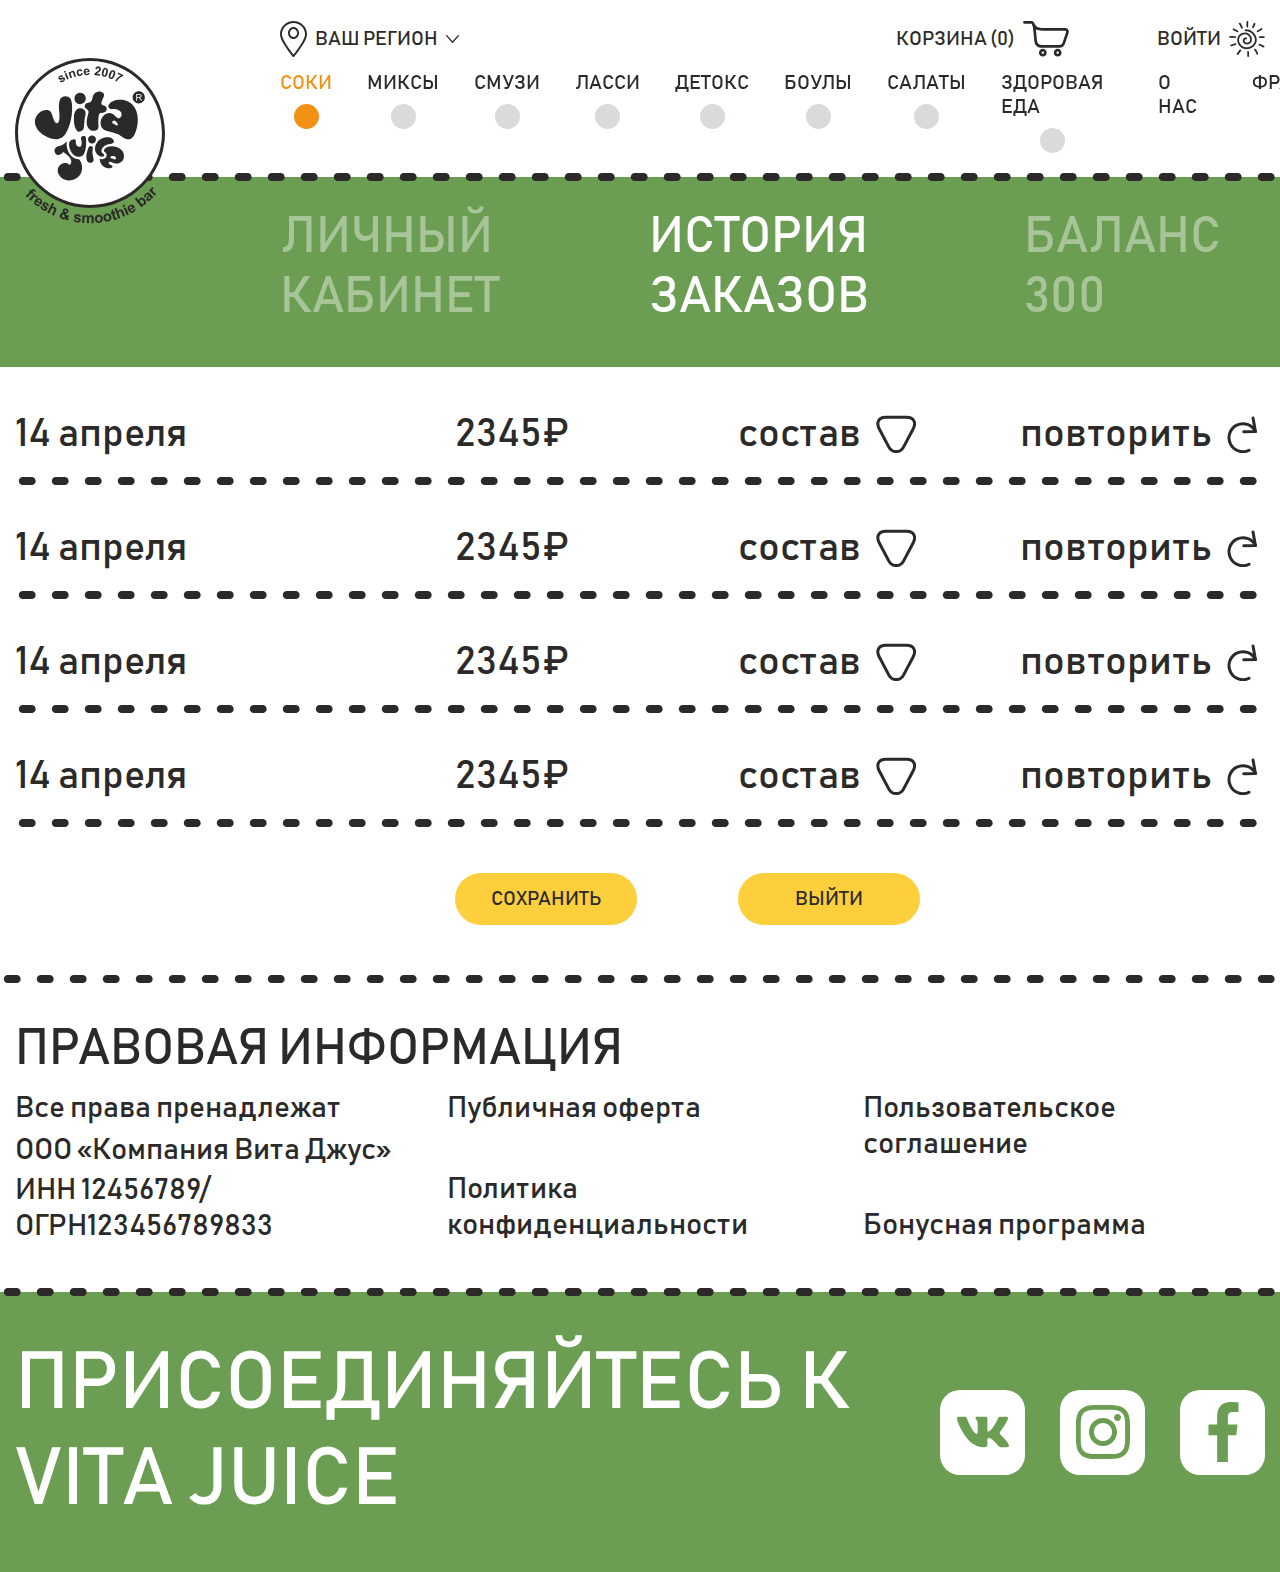
<file: history.html>
<!DOCTYPE html>
<html lang="en">

<head>
    <meta charset="UTF-8">
    <meta http-equiv="X-UA-Compatible" content="IE=edge">
    <meta name="viewport" content="width=device-width, initial-scale=1.0">
    <link rel="stylesheet" href="css/swiper-bundle.min.css">
    <link rel="stylesheet" href="css/bootstrap.min.css">
    <link rel="stylesheet" href="css/style.css">
    <title>История заказов</title>
</head>

<body>

    <div class="wrapper">
        <header class='header border-b'>
            <div class='container'>
                <div class='header__inner'>
                    <div class="header__top">
                        <div class="header__mob">
                            <button class="header__burger">
                                <span></span>
                                <span></span>
                                <span></span>
                            </button>
                            <button class="header__mob-menu header__link">меню</button>
                        </div>
                        <button class="header__city header__link" data-toggle='modal' data-target='#modalCity'>
                            <svg width="27" height="36" viewBox="0 0 27 36" fill="none" xmlns="http://www.w3.org/2000/svg">
                                <path d="M13.5 36C13.7893 36 14.0786 35.8579 14.2232 35.6684C14.7536 35.0526 27 20.3211 27 13.2632C27 5.96842 20.925 0 13.5 0C6.075 0 0 5.96842 0 13.2632C0 20.3211 12.2464 35.0526 12.7768 35.6684C12.9214 35.8579 13.2107 36 13.5 36ZM13.5 1.89474C19.8643 1.89474 25.0714 7.01053 25.0714 13.2632C25.0714 18.7105 16.1518 30.2211 13.5 33.5368C9.69107 28.8 1.92857 18.1895 1.92857 13.2632C1.92857 7.01053 7.13571 1.89474 13.5 1.89474Z" fill="#2B2A29"/>
                                <path d="M19 12C19 8.7 16.525 6 13.5 6C10.475 6 8 8.7 8 12C8 15.3 10.475 18 13.5 18C16.525 18 19 15.3 19 12ZM9.83333 12C9.83333 9.8 11.4833 8 13.5 8C15.5167 8 17.1667 9.8 17.1667 12C17.1667 14.2 15.5167 16 13.5 16C11.4833 16 9.83333 14.2 9.83333 12Z" fill="#2B2A29"/>
                            </svg>
                            <span>ваш регион</span>
                            <svg class="header__city-arrow" width="13" height="8" viewBox="0 0 13 8" fill="none" xmlns="http://www.w3.org/2000/svg">
                                <path d="M0.174303 1.09526C-0.0908161 0.83305 -0.0377922 0.413521 0.227327 0.151315C0.492446 -0.0584495 0.916637 -0.0584495 1.18176 0.203756L6.48414 6.28693L11.8395 0.203757C12.0516 -0.058449 12.4758 -0.0584489 12.794 0.151316C13.0591 0.413522 13.0591 0.833051 12.847 1.09526L7.01438 7.75528C6.74926 8.06993 6.27205 8.06993 6.00693 7.75528L0.174303 1.09526Z" fill="#2B2A29"/>
                            </svg>
                        </button>
                        <div class="header__top-right">
                            <button class="header__link header__cart" data-toggle='modal' data-target='#modalCart'>
                                <span>корзина (0)</span>
                                <svg width="46" height="37" viewBox="0 0 46 37" fill="none" xmlns="http://www.w3.org/2000/svg">
                                    <path d="M9.13155 4.94168L9.08091 4.8166C8.81314 4.14908 8.64971 3.81301 8.50085 3.74165C8.1924 3.59357 7.3768 3.62426 5.83918 3.68181L4.63608 3.72402C4.18416 3.73628 2.99259 3.73092 2.14934 3.72632L1.40738 3.72323C0.663125 3.72093 0.0623428 3.11401 0.0646428 2.36975C0.0669428 1.6255 0.673858 1.02474 1.41812 1.02704L2.16007 1.0301C2.97493 1.03394 4.12585 1.0393 4.56473 1.0278L5.74402 0.985593C7.71133 0.911949 8.75251 0.872038 9.66403 1.30939C10.6316 1.77283 11.039 2.47181 11.5738 3.78539C13.9961 7.98699 16.248 7.97319 20.6745 7.9471L41.8068 7.95093C42.3531 7.94557 42.8587 8.0269 43.3145 8.17727L43.4449 8.22792C44.1569 8.49108 44.7324 8.92537 45.1421 9.49929C45.5741 10.1039 45.8081 10.8397 45.8081 11.6622C45.8081 12.1571 45.7176 12.6965 45.5281 13.2674L42.5096 22.3512C41.7408 24.666 41.0686 25.9589 39.9039 26.7523C38.7292 27.5533 37.3382 27.6745 35.0962 27.6745L18.7747 27.673C16.9478 27.6784 15.246 27.2073 13.9163 26.1668C12.6955 25.2093 11.8209 23.8067 11.4948 21.8939C11.2354 20.3716 11.0129 17.9516 10.7804 15.4035C10.4229 11.4927 10.0339 7.25655 9.45918 5.7803L9.13155 4.94168ZM34.6642 28.8063C35.7315 28.8063 36.7044 29.2421 37.4095 29.9464C38.1192 30.6569 38.5551 31.6298 38.5551 32.6971C38.5551 33.7644 38.1192 34.7365 37.4149 35.4424C36.7044 36.1521 35.7315 36.588 34.6642 36.588C33.5969 36.588 32.6248 36.1521 31.9189 35.4478C31.2092 34.7365 30.7733 33.7644 30.7733 32.6971C30.7733 31.6298 31.2092 30.6569 31.9135 29.9518C32.6248 29.2421 33.5969 28.8063 34.6642 28.8063ZM35.5036 31.857C35.2911 31.6444 34.9941 31.5132 34.6642 31.5132C34.3343 31.5132 34.0373 31.6444 33.8271 31.8547C33.6115 32.0702 33.4803 32.3672 33.4803 32.6971C33.4803 33.027 33.6115 33.324 33.8217 33.5342C34.0373 33.7498 34.3343 33.881 34.6642 33.881C34.9941 33.881 35.2911 33.7498 35.5013 33.5396C35.7169 33.324 35.8481 33.027 35.8481 32.6971C35.8481 32.3672 35.7169 32.0702 35.5036 31.857ZM19.819 28.8063C20.8862 28.8063 21.8591 29.2421 22.5643 29.9464C23.274 30.6569 23.7098 31.6298 23.7098 32.6971C23.7098 33.7644 23.274 34.7365 22.5696 35.4424C21.8591 36.1521 20.8862 36.588 19.819 36.588C18.7517 36.588 17.7795 36.1521 17.0736 35.4478C16.3639 34.7365 15.9281 33.7644 15.9281 32.6971C15.9281 31.6298 16.3639 30.6569 17.0683 29.9518C17.7795 29.2421 18.7517 28.8063 19.819 28.8063ZM20.6583 31.857C20.4458 31.6444 20.1489 31.5132 19.819 31.5132C19.489 31.5132 19.1921 31.6444 18.9818 31.8547C18.7662 32.0702 18.635 32.3672 18.635 32.6971C18.635 33.027 18.7662 33.324 18.9765 33.5342C19.1921 33.7498 19.489 33.881 19.819 33.881C20.1489 33.881 20.4458 33.7498 20.656 33.5396C20.8717 33.324 21.0029 33.027 21.0029 32.6971C21.0029 32.3672 20.8717 32.0702 20.6583 31.857ZM20.686 10.6433C17.2954 10.664 14.9391 10.6778 12.8751 9.36195C13.0991 11.1558 13.2864 13.1976 13.4659 15.161C13.6899 17.614 13.904 19.9442 14.1587 21.4396C14.3628 22.6397 14.8738 23.4906 15.5767 24.0415C16.3946 24.6814 17.5209 24.9714 18.7747 24.9714L35.0962 24.9729C36.8041 24.9676 37.8131 24.9085 38.3817 24.521C38.9587 24.1282 39.3799 23.222 39.95 21.5056L42.9684 12.4218C43.0574 12.1518 43.1012 11.8963 43.1012 11.6622C43.1012 11.4113 43.0452 11.208 42.9431 11.0645C42.8541 10.9395 42.7168 10.8374 42.5388 10.7668L42.4689 10.7461C42.2848 10.6855 42.063 10.6525 41.8068 10.6525L20.686 10.6433Z" fill="#2B2A29"/>
                                </svg>
                            </button>
                            <button class="header__link header__login" data-toggle='modal' data-target='#modalLogin'>
                                <span>войти</span>
                                <svg width="36" height="36" viewBox="0 0 36 36" fill="none" xmlns="http://www.w3.org/2000/svg">
                                    <path d="M16.6468 10.1338C16.1486 10.1338 15.7445 9.72966 15.7445 9.23142C15.7445 8.73318 16.1486 8.32907 16.6468 8.32907C19.1994 8.32907 21.4962 9.12501 23.3423 10.4985C25.2376 11.9088 26.6515 13.9258 27.3707 16.3116C28.9616 21.586 25.6171 26.154 20.645 27.6528C19.1058 28.1168 17.4602 28.2554 15.8821 28.0048C14.4907 27.7838 13.2144 27.2145 12.1223 26.4103C10.7667 25.4123 9.68484 24.046 9.00757 22.5329C7.82797 19.898 7.89805 16.863 9.63932 14.4982C10.3151 13.581 11.2292 12.8142 12.3668 12.2909C13.3991 11.8167 14.6099 11.5436 15.9844 11.5436C19.094 11.5436 21.3146 13.5293 22.3111 15.8558C23.8677 19.4877 22.3484 23.4562 17.964 23.4562C15.944 23.4562 13.9633 21.9717 13.7531 19.9189C13.6032 18.4472 14.3848 17.2231 15.5803 16.7193C16.3036 16.4144 18.0392 16.1433 18.1513 17.2953C18.1994 17.7894 17.8382 18.2304 17.3441 18.2784C16.4801 18.3644 15.4391 18.7148 15.5435 19.7358C15.6601 20.8852 16.8883 21.6515 17.964 21.6515C19.5437 21.6515 20.4757 20.9446 20.8614 19.965C21.2844 18.8923 21.0982 17.5971 20.6547 16.5607C19.9125 14.8276 18.2715 13.3483 15.9844 13.3483C14.8723 13.3483 13.9127 13.5595 13.1137 13.9268C12.2686 14.3156 11.5913 14.8834 11.091 15.5622C9.73088 17.4088 9.73344 19.7517 10.6506 21.7993C11.2031 23.0342 12.0839 24.1468 13.1863 24.9586C14.0595 25.6011 15.0708 26.0553 16.1645 26.2287C17.4643 26.4349 18.8352 26.3162 20.1304 25.9259C21.5714 25.4911 22.9075 24.7212 23.9372 23.691C25.8289 21.7973 26.4105 19.368 25.6437 16.8262C25.0376 14.8158 23.8544 13.1222 22.2712 11.9441C20.7304 10.7982 18.8019 10.1338 16.6468 10.1338V10.1338Z" fill="#2B2A29"/>
                                    <path fill-rule="evenodd" clip-rule="evenodd" d="M19.1657 36.0052C18.7206 36.0052 18.276 35.7182 18.2797 35.1433C18.2863 33.8311 18.3917 32.498 18.1983 31.1952C18.0981 30.5184 18.6797 30.0739 19.1948 30.0739C19.5371 30.0739 19.8495 30.2688 19.916 30.721C20.135 32.1938 20.0689 33.6587 20.0608 35.1433C20.0577 35.7182 19.6112 36.0052 19.1657 36.0052V36.0052ZM8.57843 34.0256C7.92519 34.0256 7.32869 33.1324 7.90619 32.4771C8.90987 31.3374 9.70933 30.0396 10.5953 28.8109C10.7933 28.5357 11.0706 28.4217 11.3433 28.4217C11.9851 28.4217 12.6067 29.0549 12.1341 29.7098C11.1591 31.0637 10.2721 32.4812 9.16662 33.737C8.98709 33.9406 8.7805 34.0256 8.57843 34.0256V34.0256ZM28.2131 33.6864C27.9527 33.6864 27.7048 33.5492 27.564 33.2173C26.983 31.8397 26.3158 30.4591 25.3281 29.3245C24.7552 28.6661 25.3506 27.7736 26.0013 27.7736C26.2028 27.7736 26.4095 27.8589 26.5891 28.0647C27.6853 29.3245 28.4571 30.786 29.1038 32.3175C29.406 33.0347 28.7804 33.6864 28.2131 33.6864V33.6864ZM34.5419 26.5269C34.4027 26.5269 34.2559 26.4911 34.1071 26.4093C32.8523 25.7223 31.6134 25.0183 30.2465 24.5749C29.2588 24.2562 29.5499 22.8101 30.4316 22.8101C30.5217 22.8101 30.6185 22.825 30.7197 22.8582C32.2343 23.3472 33.6166 24.1094 35.0058 24.8701C35.8647 25.3401 35.3394 26.5269 34.5419 26.5269V26.5269ZM2.22716 25.3868C1.41426 25.3868 0.877263 24.1917 1.75141 23.7396C3.17765 23.0015 4.74598 22.671 6.26314 22.1783C6.36505 22.1456 6.46007 22.1308 6.55014 22.1308C7.43249 22.1308 7.72518 23.5773 6.73685 23.8971C5.37305 24.3391 3.93205 24.6142 2.65073 25.2783C2.50597 25.3534 2.36226 25.3868 2.22716 25.3868V25.3868ZM6.30817 17.0283C4.78004 17.0283 3.33262 16.8688 1.61969 16.835C-0.399554 16.7958 -0.339451 15.0359 1.83125 15.039C3.6585 15.0421 4.70927 15.1975 6.27337 15.246C7.40792 15.2823 7.42328 17.0283 6.30817 17.0283ZM34.8944 17.0277C33.5377 17.0277 32.1801 17.0277 30.823 17.0277C29.6731 17.0277 29.6731 15.246 30.823 15.246C32.1801 15.246 33.5377 15.246 34.8944 15.246C36.0447 15.246 36.0447 17.0277 34.8944 17.0277ZM8.37478 11.3215C8.17988 11.3215 7.97885 11.2592 7.79375 11.1112C6.72764 10.2602 5.51429 9.63251 4.22622 9.18995C3.25133 8.85646 3.53468 7.41898 4.40225 7.41898C4.49583 7.41898 4.59509 7.43535 4.70094 7.47118C6.29691 8.01958 7.73381 8.79769 9.0536 9.85037C9.76357 10.4182 9.11646 11.3215 8.37478 11.3215ZM28.468 11.2954C27.6495 11.2954 27.3901 9.88822 28.3232 9.50765C29.6557 8.96801 30.7612 7.99853 31.9565 7.22307C32.1152 7.12028 32.2712 7.07525 32.418 7.07525C33.1664 7.07525 33.659 8.2405 32.8558 8.76084C31.5121 9.63251 30.2951 10.6187 28.7963 11.2264C28.6792 11.2739 28.5691 11.2954 28.468 11.2954V11.2954ZM12.9454 7.71474C12.5893 7.71474 12.2318 7.52804 12.0895 7.09733C11.6011 5.62505 10.6983 4.33656 9.91606 3.01222C9.51034 2.32419 10.1263 1.68324 10.736 1.68324C11.0062 1.68324 11.2758 1.80896 11.4547 2.11292C12.3208 3.57848 13.2681 4.99637 13.8069 6.62362C14.0257 7.28403 13.4861 7.71474 12.9454 7.71474ZM23.997 7.12599C23.4447 7.12541 22.9152 6.70242 23.1751 6.05737C23.6856 4.79636 24.2437 3.55699 24.8498 2.33794C25.0095 2.01716 25.2683 1.88426 25.5338 1.88426C26.1199 1.88426 26.7379 2.53179 26.388 3.23768C25.8515 4.31856 25.3461 5.41335 24.8938 6.53209C24.7266 6.94645 24.3573 7.12599 23.997 7.12599V7.12599ZM18.231 6.38677C17.8909 6.38677 17.5808 6.19188 17.5196 5.74011C17.2889 4.05466 17.3855 2.4182 17.633 0.740947C17.6995 0.289318 18.0115 0.0944214 18.3534 0.0944214C18.8685 0.0944214 19.4501 0.53933 19.3504 1.21567C19.1534 2.54876 19.0546 3.92571 19.2388 5.26656C19.3303 5.94217 18.7456 6.38677 18.231 6.38677Z" fill="#2B2A29"/>
                                </svg>
                            </button>
                        </div>
                    </div>
                    <div class="header__bottom">
                        <nav class="header__menu1">
                            <div class="header__menu1-top">
                                <span class="header__menu1-title header__link">меню</span>
                                <button class="header__menu1-close">
                                    <svg width="15" height="14" viewBox="0 0 15 14" fill="none" xmlns="http://www.w3.org/2000/svg">
                                        <path fill-rule="evenodd" clip-rule="evenodd" d="M0.334668 13.7002C0.534668 13.9002 0.734668 14.0002 1.03467 14.0002C1.33467 14.0002 1.53467 13.9002 1.73467 13.7002L7.03467 8.40024L12.3347 13.7002C12.5347 13.9002 12.8347 14.0002 13.0347 14.0002C13.2347 14.0002 13.5347 13.9002 13.7347 13.7002C14.1347 13.3002 14.1347 12.7002 13.7347 12.3002L8.43467 7.00024L13.7347 1.70024C14.1347 1.30024 14.1347 0.700244 13.7347 0.300244C13.3347 -0.0997559 12.7347 -0.0997559 12.3347 0.300244L7.03467 5.60024L1.73467 0.300244C1.33467 -0.0997559 0.734668 -0.0997559 0.334668 0.300244C-0.065332 0.700244 -0.065332 1.30024 0.334668 1.70024L5.63467 7.00024L0.334668 12.3002C-0.065332 12.7002 -0.065332 13.3002 0.334668 13.7002Z" fill="#2B2A29"/>
                                    </svg>
                                </button>
                            </div>
                            <div class="header__menu1-wrap">
                                <a href="" class="header__menu1-item active-link header__link header__menu1-item--color1">
                                    <span>соки</span>
                                    <i></i>
                                </a>
                                <a href="" class="header__menu1-item header__link header__menu1-item--color2">
                                    <span>миксы</span>
                                    <i></i>
                                </a>
                                <a href="" class="header__menu1-item header__link header__menu1-item--color3">
                                    <span>смузи</span>
                                    <i></i>
                                </a>
                                <a href="" class="header__menu1-item header__link header__menu1-item--color4">
                                    <span>ласси</span>
                                    <i></i>
                                </a>
                                <a href="" class="header__menu1-item header__link header__menu1-item--color5">
                                    <span>детокс</span>
                                    <i></i>
                                </a>
                                <a href="" class="header__menu1-item header__link header__menu1-item--color6">
                                    <span>боулы</span>
                                    <i></i>
                                </a>
                                <a href="" class="header__menu1-item header__link header__menu1-item--color7">
                                    <span>салаты</span>
                                    <i></i>
                                </a>
                                <a href="" class="header__menu1-item header__link header__menu1-item--color8">
                                    <span>здоровая еда</span>
                                    <i></i>
                                </a>
                            </div>
                        </nav>
                        <nav class="header__menu2">
                            <div class="header__menu2-top">
                                <a href="index.html" class="header__logo">
                                    <svg viewBox="0 0 150 166" fill="none" xmlns="http://www.w3.org/2000/svg">
                                        <path fill-rule="evenodd" clip-rule="evenodd" d="M75.0001 2.09763C115.263 2.09763 147.903 34.7373 147.903 75.0003C147.903 115.263 115.263 147.903 75.0001 147.903C34.7371 147.903 2.09741 115.263 2.09741 75.0003C2.09741 34.7373 34.7371 2.09763 75.0001 2.09763Z" fill="#FEFEFE"/>
                                        <path fill-rule="evenodd" clip-rule="evenodd" d="M75.0002 0C116.414 0 150 33.5861 150 74.9999C150 116.415 116.414 150 75.0002 150C33.5861 150 0 116.415 0 74.9999C0 33.5861 33.5861 0 75.0002 0ZM75.0002 3.0209C114.746 3.0209 146.979 35.2546 146.979 74.9999C146.979 114.746 114.746 146.979 75.0002 146.979C35.2545 146.979 3.02098 114.746 3.02098 74.9999C3.02098 35.2546 35.2545 3.0209 75.0002 3.0209Z" fill="#2B2A29"/>
                                        <path fill-rule="evenodd" clip-rule="evenodd" d="M96.608 109.8C94.0579 110.893 91.4963 110.221 89.2246 108.96C86.1841 107.272 84.8123 104.052 84.624 100.769C85.3968 101.024 86.1999 101.167 86.9713 101.164C88.538 101.156 89.9978 100.599 91.011 99.2818L91.2104 99.0226L91.3363 98.7056C91.7442 97.6789 91.703 96.7066 91.3621 95.8429L91.3588 95.8441C91.009 94.9634 90.3602 94.2572 89.589 93.7758C89.4349 93.663 89.3031 93.5466 89.192 93.4283C88.9401 93.1597 88.8329 92.8857 88.8391 92.6239C88.8483 92.2347 89.0388 91.7826 89.3602 91.316C89.5751 91.0039 89.8484 90.6929 90.169 90.3922C90.6238 89.9655 91.1907 89.5521 91.8627 89.2017C96.2629 87.544 101.659 87.8947 106.027 91.5483C108.378 93.5152 109.084 96.1407 108.921 99.1479C108.424 103.888 103.145 106.758 98.6871 104.994C97.6201 104.571 95.5075 103.226 94.4068 103.842C93.8241 104.168 93.5687 105.129 93.9959 105.725C94.6518 106.64 95.5885 106.79 96.4894 107.367C97.8782 108.255 97.9675 109.218 96.608 109.8ZM96.766 98.0564C95.6562 98.3795 94.5956 100.055 95.9783 100.289C98.8602 100.775 98.1471 101.216 99.3355 101.408C101.089 101.69 101.513 99.9476 100.381 98.7814C99.6701 98.0495 98.0927 97.6704 96.766 98.0564Z" fill="#2B2A29"/>
                                        <path fill-rule="evenodd" clip-rule="evenodd" d="M58.978 58.4765C58.7125 63.9823 59.0868 68.9152 61.9756 72.7466C63.6778 75.0042 68.6298 73.2016 68.8928 69.6192C69.4394 64.8797 69.2452 62.0281 70.3442 57.5306C71.5613 52.5492 68.7508 51.1812 66.0553 50.3205C63.304 49.4422 59.2968 51.8721 58.978 58.4765ZM65.2565 34.8662C68.37 34.9275 70.8452 37.502 70.7839 40.6156C70.7226 43.7291 68.148 46.2043 65.0345 46.143C61.921 46.0817 59.4458 43.5072 59.5071 40.3937C59.5684 37.2801 62.143 34.8049 65.2565 34.8662Z" fill="#2B2A29"/>
                                        <path fill-rule="evenodd" clip-rule="evenodd" d="M44.0332 45.6735C44.8167 41.1231 45.5171 38.8439 50.2875 38.2039C54.9998 38.1964 56.3202 41.2593 56.9134 45.3891C57.3414 50.6754 57.1233 56.0845 56.0436 61.2475C54.9427 66.2238 53.3352 71.1071 50.674 75.5394C48.6316 78.6821 46.0673 80.8661 42.1969 81.3051C37.7596 81.582 33.2045 79.7052 29.432 77.5535L29.0708 77.3403L28.7153 77.1245L28.3669 76.9058L28.0263 76.6854L27.6935 76.4629L27.3685 76.2388L27.0571 76.0163L26.1742 75.3438C23.0181 72.6793 20.8182 69.6273 19.9663 65.5868C19.4104 61.8565 20.647 58.7343 23.2154 55.7787C26.1839 52.3624 33.0185 50.088 35.8566 53.9642C37.5342 56.3651 38.6667 65.3399 42.1104 65.2473C44.9612 64.5938 44.4682 58.7749 44.4261 56.6999C44.3145 53.0143 43.5273 49.3726 44.0332 45.6735Z" fill="#2B2A29"/>
                                        <path fill-rule="evenodd" clip-rule="evenodd" d="M76.9655 41.7577C77.7902 39.7639 77.4039 37.8387 78.9561 36.1254C80.7818 34.1099 83.4882 33.0753 86.406 33.8951C89.3018 35.0539 89.7847 36.7589 88.3756 39.4815C87.6879 40.8103 87.1126 42.2678 86.5925 43.896C85.9893 45.7821 86.4926 46.93 88.8176 47.5767C93.9426 49.1891 91.9451 55.1005 86.7489 54.8766C84.5834 54.7832 83.9353 56.2505 83.6736 57.9365C83.2134 60.9027 83.221 64.1655 83.3874 66.3292C83.7004 70.391 83.2263 72.1705 80.1972 72.6861C74.2435 73.6996 71.7484 68.8732 71.6867 64.4664C71.6484 61.7168 72.5016 58.1544 73.5335 54.8426C74.187 52.7448 72.2683 51.4092 70.9197 50.5647C68.8637 49.2777 69.4619 44.8067 73.4997 44.6554C75.2125 44.5916 75.9654 44.1736 76.9655 41.7577Z" fill="#2B2A29"/>
                                        <path fill-rule="evenodd" clip-rule="evenodd" d="M98.4537 65.7337L98.7912 65.8675L99.0948 66.0058L99.3956 66.1589L99.6915 66.3218L99.979 66.4901L100.258 66.6593L100.525 66.826L100.78 66.9855L101.02 67.1334L101.246 67.2668L101.459 67.3819L101.665 67.4743L101.876 67.54L102.129 67.5602L102.455 67.4423L102.708 67.097L102.772 66.7269L102.746 66.4273L102.68 66.1516L102.585 65.8722L102.46 65.5809L102.309 65.2792L102.132 64.969L101.931 64.6552L101.708 64.3431L101.463 64.0375L101.198 63.7447L100.914 63.4701L100.611 63.2203L100.292 63.0017L99.9534 62.8215L99.5827 62.6821L98.9404 62.6034L98.3329 62.7363L97.8105 63.0613L97.4194 63.5696L97.2515 64.2313L97.4037 64.8921L97.8325 65.4012L98.4537 65.7337ZM93.41 47.5923L93.4614 47.4329L93.5386 47.2272L93.6263 47.0233L93.7252 46.8197L93.8338 46.6184L93.953 46.4193L94.0826 46.2217L94.2232 46.0256L94.3733 45.8319L94.5336 45.64L94.7034 45.4515L94.8837 45.2652L95.0727 45.082L95.2723 44.9017L95.4799 44.7249L95.6919 44.5558L96.3431 44.0914L97.0507 43.6629L97.8145 43.2698L98.6307 42.9146L99.4933 42.6011L100.398 42.3305L101.339 42.1064L102.311 41.9305L103.31 41.8057L104.33 41.7341L105.367 41.7175L106.416 41.7581L107.471 41.8588L108.528 42.0209L109.581 42.2468L110.627 42.5383L111.66 42.8977L112.675 43.3268L113.668 43.8279L114.635 44.402L115.569 45.0515L116.468 45.7794L117.326 46.5867L118.14 47.4757L118.903 48.449L119.613 49.5087L120.264 50.6578L120.853 51.8977L121.375 53.2319L121.824 54.6628L122.196 56.1938L122.488 57.8319L122.558 58.3476L122.619 58.8713L122.671 59.3971L122.713 59.9234L122.744 60.4519L122.767 60.9817L122.78 61.5128L122.784 62.0443L122.777 62.577L122.762 63.1108L122.737 63.6447L122.704 64.1794L122.661 64.7141L122.61 65.2485L122.55 65.7836L122.482 66.3174L122.405 66.8514L122.319 67.385L122.225 67.9178L122.123 68.4492L122.013 68.9801L121.894 69.5097L121.768 70.0379L121.634 70.564L121.492 71.089L121.342 71.6119L121.185 72.1331L121.021 72.6514L120.849 73.1677L120.67 73.6816L120.484 74.1928L120.292 74.6992L120.089 75.2044L119.883 75.6858L119.672 76.1463L119.458 76.5852L119.239 77.0025L119.017 77.3996L118.79 77.7754L118.56 78.131L118.325 78.4659L118.088 78.7808L117.846 79.0762L117.602 79.3519L117.354 79.6087L117.104 79.846L116.849 80.0653L116.591 80.2657L116.329 80.4492L116.064 80.6147L115.795 80.7633L115.522 80.8947L115.244 81.0097L114.963 81.1078L114.677 81.1898L114.386 81.2554L114.09 81.3053L113.79 81.3387L113.484 81.356L113.174 81.3572L112.858 81.3427L112.538 81.3118L112.212 81.2659L111.882 81.2025L111.526 81.1197L111.179 81.0228L110.838 80.9128L110.503 80.7904L110.174 80.6562L109.85 80.5107L109.532 80.3551L109.217 80.1889L108.906 80.0141L108.598 79.8311L108.294 79.6402L107.993 79.4419L107.693 79.2373L107.395 79.0271L107.099 78.8122L106.803 78.5928L106.507 78.3701L106.212 78.1443C103.111 75.7666 98.7909 74.5621 95.0285 73.7248C91.7626 73.0138 87.5738 72.589 85.9202 67.5583C84.798 62.1542 87.077 59.1193 89.0795 57.2391C90.6147 55.7977 93.2082 54.5942 95.9187 55.1545C98.8627 55.7629 100.164 58.486 102.512 60.0381C104.039 60.7588 105.065 59.8149 106.15 58.3946L106.33 57.9733L106.456 57.5973L106.545 57.2178L106.6 56.836L106.619 56.4563L106.604 56.0811L106.555 55.7122L106.474 55.3501L106.36 54.9986L106.217 54.6579L106.045 54.3292L105.845 54.0118L105.618 53.7079L105.365 53.4171L105.087 53.1402L104.784 52.877L104.457 52.6285L104.106 52.3955L103.732 52.1784L103.336 51.977L102.917 51.7933L102.476 51.6272L102.013 51.4796L101.53 51.3509L101.025 51.2425L100.501 51.1548L99.9562 51.0886L99.3923 51.0444L98.809 51.0237L98.2069 51.027L97.5866 51.0554L96.9645 51.1076L96.5269 51.1283L96.1231 51.1011L95.7385 51.0302L95.3757 50.9176L95.0352 50.768L94.7215 50.5833L94.4354 50.368L94.1798 50.124L93.9553 49.8559L93.7652 49.5668L93.6107 49.2607L93.493 48.9404L93.4129 48.6085L93.3724 48.2685L93.3718 47.9205L93.41 47.5923Z" fill="#2B2A29"/>
                                        <path fill-rule="evenodd" clip-rule="evenodd" d="M63.9312 101.211L64.1817 101.51L64.3713 101.752L64.5561 101.997L64.7341 102.245L64.9064 102.495L65.0709 102.746L65.2298 103.001L65.3813 103.257L65.5264 103.515L65.6642 103.775L65.7956 104.038L65.9197 104.303L66.0372 104.569L66.1472 104.837L66.2505 105.108L66.3463 105.381L66.4349 105.654L66.5573 106.074L66.6664 106.496L66.7627 106.919L66.8458 107.343L66.9154 107.768L66.9721 108.192L67.0156 108.618L67.0463 109.043L67.0633 109.467L67.0675 109.89L67.0583 110.312L67.0364 110.732L67.0011 111.15L66.9528 111.565L66.8913 111.978L66.8167 112.387L66.729 112.793L66.628 113.195L66.5139 113.593L66.387 113.986L66.2467 114.375L66.0937 114.758L65.9274 115.135L65.7486 115.507L65.5558 115.873L65.3505 116.231L65.132 116.583L64.9009 116.928L64.6558 117.265L64.3984 117.594L64.1275 117.916L63.8437 118.228L63.5823 118.496L63.3098 118.757L63.0264 119.011L62.7334 119.257L62.4305 119.497L62.1184 119.728L61.7978 119.951L61.4689 120.166L61.1318 120.373L60.788 120.571L60.4368 120.76L60.08 120.94L59.7168 121.11L59.3483 121.272L58.9752 121.423L58.5979 121.564L58.2162 121.696L57.8316 121.817L57.4438 121.928L57.0536 122.028L56.6615 122.117L56.2683 122.194L55.8742 122.261L55.4799 122.317L55.085 122.36L54.6912 122.392L54.2982 122.412L53.9071 122.42L53.5176 122.415L53.1308 122.398L52.7473 122.369L52.3669 122.326L52.0107 122.275L51.6561 122.213L51.3038 122.14L50.9546 122.056L50.6075 121.961L50.2637 121.856L49.9232 121.74L49.5864 121.613L49.2533 121.475L48.9249 121.327L48.6005 121.169L48.281 120.999L47.9665 120.819L47.6576 120.628L47.3542 120.427L47.0565 120.215L46.7643 119.993L46.4796 119.76L46.2011 119.516L45.9296 119.262L45.6652 118.997L45.4086 118.722L45.1597 118.437L44.9188 118.14L44.6855 117.833L44.462 117.516L44.2464 117.188L44.0406 116.849L43.8436 116.5L43.6565 116.14L43.4793 115.77L43.3151 115.394L43.0551 114.689L42.87 114.002L42.7526 113.328L42.7005 112.669L42.709 112.025L42.7751 111.398L42.8953 110.789L43.0673 110.2L43.287 109.631L43.552 109.086L43.8585 108.566L44.2041 108.072L44.585 107.606L44.9982 107.172L45.4394 106.77L45.9063 106.402L46.3944 106.071L46.9008 105.779L47.4214 105.526L47.9534 105.316L48.4917 105.15L49.0339 105.029L49.5761 104.955L50.1149 104.929L50.6459 104.954L51.1673 105.029L51.6762 105.157L52.1697 105.338L52.6453 105.576L53.1009 105.871L53.5339 106.227L54.1691 106.878C55.5828 106.196 56.2898 105.344 56.2999 103.752C56.3103 102.131 55.6323 100.745 54.6912 99.4521C53.4626 97.7655 49.9444 95.1655 48.1746 94.0797C46.8418 96.6563 42.8266 98.2322 40.4587 95.4242C38.3345 92.9047 39.926 89.2457 43.1707 88.3578C45.2635 87.7851 46.5061 87.6374 48.8763 86.0077C50.034 85.2115 51.4626 83.5791 52.0137 83.7574C51.6577 84.8419 51.525 86.1603 51.7058 87.7878C51.8828 89.3818 52.3081 91.0724 52.9574 92.6856C53.8949 95.015 55.3154 97.2135 57.1552 98.7845C59.0302 100.386 61.3073 101.347 63.9312 101.211Z" fill="#2B2A29"/>
                                        <path fill-rule="evenodd" clip-rule="evenodd" d="M88.8449 79.8007C93.0982 78.7839 96.0505 79.3462 97.9154 81.18C99.732 82.9662 99.4924 85.5595 95.0941 85.8827C92.2036 86.095 89.9715 87.3227 88.5424 88.6634C86.2298 90.8331 85.4431 93.8018 88.3267 95.788C89.0198 96.2189 89.4793 96.9612 89.1335 97.832C88.0201 99.2796 85.6532 98.9307 83.9642 97.856C76.6838 93.2235 80.3502 81.8314 88.8449 79.8007Z" fill="#2B2A29"/>
                                        <path fill-rule="evenodd" clip-rule="evenodd" d="M78.4478 100.248C79.2313 102.988 77.8392 104.641 75.662 104.837C72.7351 105.099 71.7813 103.214 71.4475 100.618C70.9441 96.7006 72.0279 94.2893 73.2108 90.2413C74.1362 87.0747 78.4179 87.0229 77.8027 90.5124C77.2279 93.7743 77.3708 96.483 78.4478 100.248Z" fill="#2B2A29"/>
                                        <path fill-rule="evenodd" clip-rule="evenodd" d="M60.8288 84.2201C60.6728 86.7148 62.1965 88.2188 62.9549 88.5147C66.2538 89.8035 67.4554 86.9648 66.0902 80.6499C65.7376 79.0183 66.7649 78.2289 68.392 78.0204C70.0946 77.9479 70.5191 78.1802 70.8814 80.0167C71.3331 82.3057 71.2714 86.0824 71.0028 88.1847C70.2528 94.0563 68.9735 97.2175 66.4468 98.2345C59.4074 101.068 54.7298 93.4994 54.0665 87.5276C53.6931 84.1651 54.9304 82.8024 56.5296 82.0891C58.7817 81.0842 61.0533 80.6292 60.8288 84.2201Z" fill="#2B2A29"/>
                                        <path fill-rule="evenodd" clip-rule="evenodd" d="M76.8867 77.5776C79.0871 77.5003 80.9343 79.2219 81.0116 81.4223C81.0891 83.6228 79.3674 85.47 77.1671 85.5473C74.9666 85.6246 73.1195 83.903 73.0421 81.7026C72.9647 79.5022 74.6863 77.6551 76.8867 77.5776Z" fill="#2B2A29"/>
                                        <path fill-rule="evenodd" clip-rule="evenodd" d="M123.751 33.1982C127.131 33.1982 129.871 35.9386 129.871 39.3186C129.871 42.6989 127.131 45.4393 123.751 45.4393C120.37 45.4393 117.63 42.6989 117.63 39.3186C117.63 35.9386 120.37 33.1982 123.751 33.1982ZM121.245 42.6584V35.9866H124.201C124.796 35.9866 125.248 36.0472 125.557 36.1667C125.866 36.2863 126.113 36.4974 126.298 36.8003C126.483 37.1031 126.574 37.4386 126.574 37.8053C126.574 38.2787 126.42 38.678 126.115 39.0025C125.809 39.3269 125.337 39.5321 124.697 39.6207C124.931 39.7324 125.109 39.8436 125.229 39.953C125.488 40.1882 125.733 40.4849 125.959 40.8413L127.113 42.6584H126.011L125.129 41.2699C124.873 40.8673 124.66 40.5612 124.493 40.3489C124.326 40.1359 124.176 39.9885 124.044 39.9033C123.914 39.8193 123.78 39.7578 123.642 39.7262C123.544 39.7036 123.38 39.6953 123.152 39.6953H122.13V42.6584H121.245ZM122.13 38.9312H124.024C124.428 38.9312 124.742 38.8883 124.969 38.8052C125.195 38.7223 125.367 38.5889 125.484 38.4047C125.601 38.2209 125.661 38.0226 125.661 37.8067C125.661 37.4914 125.548 37.2303 125.32 37.0271C125.091 36.8236 124.731 36.7227 124.239 36.7227H122.13V38.9312Z" fill="#2B2A29"/>
                                        <path d="M44.6906 23.4007L46.0631 22.3601C46.2823 22.613 46.5295 22.7619 46.8051 22.8041C47.08 22.8492 47.3932 22.7749 47.7418 22.5854C48.1267 22.3763 48.3775 22.1488 48.4962 21.9018C48.5723 21.7318 48.5647 21.5628 48.4743 21.3963C48.4136 21.2844 48.3265 21.21 48.2157 21.1742C48.1031 21.144 47.9007 21.1674 47.6117 21.2473C46.2656 21.6345 45.3734 21.8055 44.9328 21.7617C44.3206 21.6988 43.8685 21.3966 43.575 20.8564C43.3089 20.3667 43.2795 19.8515 43.4837 19.3099C43.6881 18.7682 44.1941 18.2781 45.0019 17.8392C45.7716 17.4209 46.4131 17.2363 46.9238 17.2842C47.4353 17.3339 47.8959 17.5658 48.3048 17.9825L47.0477 19.0026C46.868 18.8147 46.6601 18.7076 46.4283 18.6814C46.1964 18.6553 45.9248 18.728 45.6123 18.8978C45.218 19.1119 44.9657 19.3192 44.8538 19.5227C44.7822 19.6624 44.7813 19.7938 44.8481 19.9167C44.9059 20.0232 45.0039 20.0872 45.1434 20.1073C45.3329 20.1331 45.873 20.0199 46.7664 19.7687C47.6596 19.5172 48.3341 19.4364 48.7909 19.5276C49.2468 19.6216 49.6036 19.9075 49.8609 20.381C50.1407 20.8962 50.1671 21.4575 49.9365 22.0625C49.7074 22.6668 49.1707 23.1993 48.325 23.6588C47.559 24.075 46.8672 24.2496 46.2512 24.1841C45.637 24.1174 45.1164 23.8574 44.6906 23.4007ZM49.4208 14.8653L48.8228 13.4167L50.3853 12.7716L50.9833 14.2202L49.4208 14.8653ZM52.1943 21.5831L49.7504 15.6634L51.3129 15.0184L53.7566 20.938L52.1943 21.5831ZM60.9529 18.6333L59.3309 19.1099L58.411 15.9784C58.2163 15.3154 58.0549 14.8978 57.9288 14.7247C57.8006 14.5503 57.6441 14.4334 57.4543 14.3711C57.2646 14.309 57.0594 14.3114 56.8384 14.3763C56.5543 14.4598 56.3225 14.6115 56.1427 14.8316C55.961 15.0521 55.8675 15.3024 55.8586 15.5794C55.8487 15.8588 55.9451 16.3407 56.1469 17.0273L56.9632 19.8055L55.3413 20.2821L53.536 14.1377L55.0397 13.6959L55.3046 14.5976C55.6407 13.7507 56.2168 13.2085 57.0356 12.968C57.3947 12.8626 57.7434 12.8307 58.079 12.8716C58.4172 12.9135 58.6903 13.0113 58.9007 13.1659C59.1137 13.3221 59.287 13.5176 59.421 13.7548C59.557 13.9915 59.6932 14.3457 59.8322 14.8193L60.9529 18.6333ZM67.4004 12.8841L65.8038 13.4441C65.6958 13.1261 65.5299 12.901 65.3058 12.7667C65.0822 12.6344 64.8149 12.5924 64.5023 12.6434C64.0863 12.711 63.7767 12.9094 63.5761 13.238C63.3754 13.5665 63.3301 14.0678 63.44 14.7437C63.5623 15.4948 63.7743 16.004 64.0768 16.2735C64.379 16.5431 64.7411 16.6424 65.1634 16.5738C65.48 16.5222 65.7249 16.3886 65.8963 16.1752C66.07 15.9614 66.1614 15.6278 66.1725 15.1717L67.8624 15.1842C67.8149 15.9669 67.581 16.5906 67.1607 17.0549C66.7403 17.5191 66.1241 17.8174 65.3105 17.9501C64.3887 18.1001 63.6043 17.9279 62.9614 17.4345C62.3162 16.9396 61.9105 16.1764 61.7422 15.143C61.572 14.0977 61.716 13.2409 62.171 12.5687C62.6263 11.8966 63.324 11.485 64.2638 11.332C65.0309 11.2071 65.6691 11.274 66.1776 11.5308C66.6841 11.788 67.091 12.2383 67.4004 12.8841ZM72.9438 14.9143L74.6508 15.0697C74.4822 15.7032 74.1753 16.1989 73.7343 16.5581C73.2913 16.9155 72.7191 17.1217 72.0199 17.1747C70.9103 17.2588 70.0607 16.9581 69.4745 16.2723C69.0099 15.722 68.7432 15.0038 68.6758 14.1158C68.5956 13.0577 68.8095 12.2062 69.3158 11.5655C69.8218 10.923 70.4985 10.5706 71.3433 10.5065C72.2907 10.4348 73.0631 10.6917 73.66 11.2777C74.2552 11.8636 74.5907 12.8056 74.6642 14.1035L70.4439 14.4232C70.4941 14.9226 70.659 15.3019 70.9406 15.5613C71.22 15.8204 71.5546 15.9355 71.9402 15.9062C72.2046 15.8863 72.4206 15.7976 72.5883 15.6404C72.758 15.4833 72.8756 15.2413 72.9438 14.9143ZM72.9125 13.1967C72.8633 12.7074 72.7098 12.3437 72.4506 12.1077C72.1911 11.8695 71.8903 11.7643 71.5459 11.7906C71.1788 11.8183 70.8856 11.9768 70.666 12.2635C70.4464 12.5504 70.3572 12.9263 70.3965 13.3873L72.9125 13.1967ZM85.216 16.2522L84.9956 17.8037L79.1193 16.9692C79.2663 16.3877 79.537 15.857 79.9295 15.3746C80.322 14.8925 81.0506 14.2813 82.1114 13.5408C82.9667 12.9436 83.4967 12.5307 83.7035 12.3047C83.9826 11.9912 84.1472 11.6655 84.1955 11.3254C84.2487 10.9509 84.1898 10.6496 84.0167 10.4195C83.8459 10.1894 83.583 10.0505 83.2308 10.0005C82.8807 9.95072 82.5888 10.0172 82.3509 10.1994C82.1155 10.3799 81.9478 10.7134 81.8455 11.1996L80.1954 10.7949C80.4265 9.88475 80.8324 9.26521 81.4149 8.9365C81.9972 8.60999 82.6815 8.50161 83.4694 8.61355C84.3328 8.7361 84.9775 9.06662 85.406 9.60293C85.8327 10.1392 85.9966 10.7547 85.898 11.4488C85.8419 11.8438 85.7174 12.2084 85.526 12.5469C85.335 12.8832 85.0581 13.2241 84.6951 13.5712C84.4565 13.8034 84.0351 14.1234 83.4365 14.5351C82.8361 14.9461 82.4544 15.2202 82.291 15.3612C82.1261 15.4997 81.9897 15.6403 81.8807 15.7785L85.216 16.2522ZM90.8753 9.93549C91.71 10.1238 92.2945 10.5697 92.6311 11.2739C93.0316 12.1064 93.0478 13.3432 92.6785 14.9804C92.3097 16.6152 91.7617 17.7272 91.0368 18.3141C90.4364 18.7984 89.72 18.9468 88.8853 18.7585C88.0467 18.5694 87.4434 18.0938 87.0756 17.3322C86.7076 16.5703 86.711 15.3587 87.0849 13.7017C87.4518 12.0747 87.999 10.967 88.7237 10.3799C89.3242 9.89558 90.0407 9.74721 90.8753 9.93549ZM90.5657 11.3077C90.3693 11.2633 90.1781 11.2877 89.9969 11.3818C89.8137 11.4731 89.6418 11.6748 89.4829 11.9868C89.2742 12.3887 89.0551 13.0984 88.8266 14.1114C88.5977 15.1267 88.4907 15.834 88.5057 16.2358C88.5204 16.6376 88.5897 16.9189 88.7137 17.0797C88.8377 17.2403 88.9981 17.342 89.1947 17.3863C89.3914 17.4306 89.5824 17.4063 89.766 17.3127C89.9468 17.2207 90.1187 17.0192 90.2776 16.7073C90.4855 16.3092 90.7042 15.6017 90.9331 14.5867C91.1617 13.5734 91.2686 12.866 91.2537 12.4642C91.2388 12.0624 91.17 11.779 91.0459 11.6185C90.9225 11.4557 90.7624 11.352 90.5657 11.3077ZM98.6032 12.3537C99.4035 12.6564 99.9204 13.1791 100.156 13.9235C100.437 14.8035 100.28 16.0305 99.6871 17.6004C99.0944 19.1681 98.3971 20.193 97.5978 20.6734C96.9356 21.0694 96.2056 21.1166 95.4053 20.8142C94.6012 20.5102 94.0698 19.9555 93.8114 19.15C93.5533 18.3442 93.7252 17.1449 94.3258 15.556C94.9155 13.9961 95.6113 12.9751 96.4108 12.4946C97.0728 12.0984 97.8029 12.0512 98.6032 12.3537ZM98.1058 13.6695C97.9173 13.5984 97.7248 13.5959 97.5321 13.6638C97.3381 13.7288 97.1398 13.9046 96.9391 14.1915C96.6764 14.5605 96.3607 15.2327 95.9935 16.2041C95.6255 17.1776 95.4213 17.8633 95.3802 18.2632C95.3389 18.6631 95.3686 18.9514 95.4688 19.1278C95.5693 19.3041 95.714 19.4271 95.9027 19.4983C96.0913 19.5695 96.2838 19.5721 96.4785 19.5049C96.6703 19.4389 96.8686 19.2635 97.0694 18.9764C97.3306 18.6113 97.6456 17.941 98.0136 16.9678C98.3807 15.9962 98.5851 15.3103 98.6261 14.9106C98.6674 14.5105 98.6385 14.2204 98.5381 14.0441C98.4384 13.8656 98.2944 13.741 98.1058 13.6695ZM102.524 15.8073L103.257 14.4222L108.384 17.1341L107.806 18.2248C107.163 18.4169 106.418 18.7864 105.569 19.3327C104.721 19.88 103.949 20.5301 103.256 21.285C102.564 22.04 102.036 22.7639 101.676 23.4548L100.236 22.6932C100.834 21.625 101.639 20.6389 102.654 19.7358C103.67 18.8355 104.763 18.1246 105.935 17.6115L102.524 15.8073Z" fill="#2B2A29"/>
                                        <path d="M15.2277 131.752L16.0496 132.542L16.4562 132.118C16.9099 131.646 17.2998 131.341 17.6241 131.206C17.9501 131.068 18.3175 131.057 18.728 131.171C19.1405 131.287 19.554 131.542 19.9685 131.94C20.3921 132.347 20.7478 132.81 21.0341 133.327L19.8543 134.176C19.6665 133.889 19.4618 133.636 19.2381 133.422C19.0183 133.21 18.813 133.11 18.6206 133.119C18.428 133.129 18.1925 133.277 17.9154 133.565L17.5311 133.965L18.645 135.035L17.523 136.203L16.4092 135.133L12.1396 139.578L10.658 138.154L14.9276 133.71L14.1057 132.92L15.2277 131.752ZM15.5434 142.765L14.0073 141.4L19.1754 135.581L20.5992 136.846L19.8656 137.672C20.4574 137.499 20.9052 137.439 21.2094 137.491C21.5134 137.544 21.7888 137.682 22.0374 137.903C22.3887 138.214 22.6406 138.612 22.7949 139.093L21.1268 140.012C21.0163 139.613 20.85 139.315 20.6276 139.117C20.4109 138.925 20.1745 138.822 19.9206 138.807C19.6648 138.794 19.3579 138.902 18.9965 139.136C18.6349 139.37 18.0145 139.982 17.1365 140.971L15.5434 142.765ZM23.5638 146.014L24.9965 147.526C24.3342 147.969 23.6565 148.175 22.9655 148.149C22.2745 148.119 21.5869 147.848 20.9064 147.335C19.8266 146.521 19.2926 145.565 19.3082 144.469C19.3263 143.593 19.6592 142.724 20.3105 141.86C21.0867 140.83 21.9656 140.225 22.9417 140.047C23.9194 139.867 24.8195 140.088 25.6418 140.708C26.5639 141.403 27.0619 142.257 27.1368 143.271C27.2092 144.284 26.7591 145.412 25.7845 146.656L21.6771 143.56C21.322 144.056 21.1679 144.534 21.2168 144.996C21.2637 145.458 21.4768 145.831 21.8519 146.114C22.1094 146.308 22.3777 146.4 22.6567 146.392C22.9375 146.384 23.2391 146.258 23.5638 146.014ZM24.9141 144.422C25.2616 143.936 25.4137 143.481 25.3668 143.058C25.3213 142.632 25.1312 142.295 24.7958 142.042C24.4386 141.773 24.044 141.682 23.6133 141.767C23.1828 141.853 22.7997 142.124 22.4653 142.576L24.9141 144.422ZM25.791 147.942L27.7037 148.792C27.5629 149.174 27.5494 149.525 27.6661 149.843C27.7794 150.161 28.042 150.451 28.4482 150.711C28.8967 150.998 29.2858 151.132 29.6183 151.113C29.844 151.095 30.0195 150.987 30.1433 150.794C30.2269 150.663 30.255 150.527 30.2282 150.388C30.1944 150.251 30.0506 150.049 29.7962 149.788C28.5947 148.582 27.8892 147.733 27.6776 147.238C27.3854 146.55 27.4419 145.891 27.8449 145.262C28.2101 144.692 28.7412 144.358 29.4373 144.258C30.1338 144.158 30.9523 144.409 31.8933 145.011C32.7897 145.585 33.3627 146.16 33.611 146.732C33.858 147.305 33.8814 147.931 33.6775 148.611L31.8545 147.871C31.9494 147.57 31.9414 147.286 31.8334 147.024C31.7253 146.761 31.4882 146.515 31.1242 146.282C30.6654 145.988 30.2966 145.841 30.0144 145.841C29.8239 145.847 29.6832 145.923 29.5914 146.066C29.512 146.19 29.5015 146.332 29.5618 146.492C29.6456 146.709 30.0829 147.218 30.8741 148.021C31.6654 148.824 32.1474 149.495 32.318 150.034C32.4856 150.575 32.3903 151.123 32.0372 151.674C31.6532 152.274 31.0711 152.631 30.2919 152.741C29.5146 152.851 28.6329 152.592 27.6478 151.962C26.7554 151.39 26.164 150.756 25.8725 150.062C25.5832 149.369 25.5546 148.663 25.791 147.942ZM39.0025 145.796L37.2158 149.352C38.1679 148.943 39.0609 148.947 39.8893 149.364C40.3159 149.578 40.6608 149.849 40.9238 150.177C41.1857 150.507 41.3427 150.835 41.3935 151.168C41.4452 151.5 41.4279 151.829 41.341 152.157C41.2566 152.487 41.0568 152.963 40.7436 153.586L38.6966 157.659L36.8609 156.736L38.7038 153.07C39.0696 152.342 39.2662 151.862 39.2957 151.63C39.3231 151.398 39.2766 151.179 39.1551 150.975C39.0348 150.769 38.8408 150.599 38.5704 150.463C38.2622 150.308 37.9505 150.244 37.632 150.271C37.3145 150.296 37.0258 150.431 36.7638 150.674C36.5008 150.914 36.2226 151.328 35.9298 151.911L34.1812 155.39L32.3456 154.467L37.1669 144.874L39.0025 145.796ZM53.992 161.356L52.3692 162.556C51.8599 162.108 51.402 161.557 50.998 160.905C50.4779 161.166 49.9558 161.321 49.437 161.37C48.9181 161.42 48.3345 161.355 47.6838 161.176C46.3967 160.823 45.5279 160.193 45.0764 159.289C44.7263 158.592 44.6529 157.877 44.8534 157.147C45.0359 156.482 45.3978 155.938 45.941 155.517C46.4819 155.096 47.201 154.798 48.0963 154.624C47.8573 154.107 47.6996 153.634 47.6258 153.204C47.5496 152.774 47.5592 152.39 47.6524 152.05C47.8244 151.424 48.2214 150.96 48.8423 150.661C49.461 150.362 50.2371 150.339 51.1624 150.593C52.0542 150.838 52.6902 151.259 53.0688 151.853C53.4468 152.449 53.5446 153.075 53.3632 153.735C53.248 154.154 53.0161 154.518 52.6646 154.826C52.3131 155.134 51.6972 155.423 50.8148 155.692L51.7131 157.999C51.9638 157.746 52.2164 157.393 52.4715 156.945L54.1589 157.841C53.8059 158.428 53.5209 158.853 53.3076 159.11C53.0966 159.369 52.8863 159.578 52.6802 159.734C52.845 160.002 53.0697 160.307 53.3534 160.652C53.6371 160.997 53.8499 161.232 53.992 161.356ZM50.1394 154.234L50.7853 153.968C51.2621 153.77 51.5409 153.52 51.6235 153.219C51.6937 152.963 51.6593 152.72 51.5179 152.49C51.3793 152.257 51.1484 152.098 50.8256 152.009C50.5121 151.923 50.2446 151.935 50.0232 152.043C49.8036 152.154 49.664 152.312 49.6072 152.519C49.5397 152.765 49.6077 153.103 49.8107 153.534L50.1394 154.234ZM48.7706 156.18C48.254 156.287 47.8373 156.473 47.5215 156.736C47.2081 157 47.0034 157.302 46.9107 157.639C46.793 158.068 46.8361 158.458 47.0416 158.805C47.244 159.154 47.5805 159.391 48.0505 159.52C48.3589 159.605 48.6743 159.627 48.9924 159.582C49.313 159.538 49.6795 159.42 50.0949 159.229L48.7706 156.18ZM58.5264 161.621L60.6185 161.552C60.6585 161.956 60.7991 162.278 61.0429 162.513C61.2841 162.75 61.6468 162.897 62.1258 162.954C62.6544 163.016 63.063 162.967 63.354 162.805C63.5489 162.689 63.66 162.516 63.6871 162.288C63.7052 162.134 63.671 161.999 63.5863 161.886C63.4959 161.777 63.2785 161.658 62.9358 161.535C61.3287 160.974 60.3234 160.517 59.9172 160.165C59.3538 159.673 59.1175 159.056 59.2055 158.314C59.2854 157.641 59.6178 157.109 60.2004 156.715C60.7832 156.321 61.6293 156.19 62.7387 156.322C63.7959 156.447 64.5621 156.714 65.0349 157.12C65.5074 157.528 65.8018 158.081 65.915 158.782L63.9517 158.912C63.9057 158.599 63.7746 158.347 63.5628 158.158C63.3511 157.97 63.0303 157.851 62.601 157.8C62.0601 157.736 61.6639 157.765 61.4104 157.888C61.2413 157.976 61.1479 158.106 61.1278 158.275C61.1104 158.421 61.1629 158.553 61.2872 158.671C61.457 158.83 62.0723 159.096 63.1349 159.474C64.1973 159.852 64.9236 160.245 65.3127 160.656C65.6991 161.069 65.8522 161.604 65.775 162.254C65.6913 162.961 65.3235 163.537 64.67 163.975C64.0189 164.414 63.1126 164.565 61.9511 164.428C60.8986 164.303 60.0899 163.991 59.5249 163.493C58.9622 162.996 58.6284 162.373 58.5264 161.621ZM67.392 157.153L69.2804 157.217L69.2443 158.279C69.9491 157.485 70.7696 157.103 71.7063 157.134C72.2033 157.151 72.6321 157.268 72.9899 157.485C73.35 157.703 73.6393 158.023 73.8575 158.445C74.2138 158.042 74.5939 157.745 74.9956 157.553C75.3972 157.362 75.8229 157.274 76.2724 157.289C76.8418 157.308 77.3201 157.439 77.7093 157.685C78.0961 157.931 78.3794 158.28 78.5589 158.737C78.6902 159.071 78.742 159.61 78.7169 160.352L78.5488 165.318L76.4955 165.249L76.6457 160.81C76.672 160.038 76.6187 159.539 76.4838 159.312C76.3042 159.013 76.0142 158.855 75.6195 158.842C75.3322 158.832 75.0572 158.911 74.7965 159.077C74.5381 159.246 74.3446 159.497 74.2208 159.83C74.0968 160.166 74.0239 160.699 73.999 161.431L73.8728 165.16L71.8196 165.09L71.9638 160.834C71.9894 160.08 71.9684 159.589 71.9033 159.369C71.8383 159.147 71.7313 158.978 71.5802 158.866C71.4314 158.753 71.2234 158.693 70.9611 158.684C70.6439 158.674 70.3563 158.749 70.0983 158.91C69.8376 159.074 69.6495 159.313 69.5287 159.631C69.4079 159.95 69.3348 160.482 69.3096 161.227L69.1819 165.001L67.1288 164.932L67.392 157.153ZM79.8208 161.03C79.7688 160.348 79.8853 159.675 80.1732 159.011C80.4608 158.345 80.8998 157.823 81.4897 157.439C82.0795 157.056 82.7517 156.834 83.5118 156.776C84.6856 156.687 85.6742 156.995 86.4824 157.7C87.2907 158.408 87.7378 159.342 87.8267 160.508C87.9163 161.684 87.6119 162.687 86.9158 163.518C86.2171 164.348 85.2944 164.807 84.1458 164.894C83.4353 164.948 82.7451 164.838 82.0754 164.566C81.4078 164.293 80.881 163.86 80.4971 163.262C80.1133 162.667 79.8888 161.923 79.8208 161.03ZM81.9373 160.979C81.996 161.75 82.2229 162.326 82.6179 162.707C83.0157 163.09 83.4797 163.261 84.0155 163.22C84.5487 163.179 84.9818 162.941 85.3118 162.502C85.6421 162.066 85.7785 161.456 85.7191 160.676C85.6611 159.916 85.4347 159.344 85.0422 158.963C84.6496 158.579 84.1852 158.409 83.6521 158.45C83.1163 158.491 82.6833 158.729 82.3483 159.169C82.0155 159.605 81.8788 160.209 81.9373 160.979ZM88.496 160.145C88.3699 159.472 88.4122 158.79 88.6259 158.099C88.839 157.406 89.2183 156.839 89.7628 156.393C90.3074 155.948 90.9515 155.654 91.7006 155.514C92.8576 155.297 93.874 155.495 94.7544 156.108C95.6351 156.723 96.1814 157.602 96.3971 158.752C96.6146 159.911 96.4215 160.942 95.8202 161.843C95.2162 162.745 94.3492 163.301 93.2169 163.514C92.5167 163.645 91.8187 163.611 91.123 163.413C90.4299 163.216 89.8588 162.842 89.4122 162.29C88.9657 161.741 88.661 161.025 88.496 160.145ZM90.5945 159.863C90.737 160.623 91.0254 161.171 91.4595 161.507C91.8968 161.844 92.3766 161.963 92.9048 161.864C93.4304 161.765 93.8349 161.48 94.1151 161.008C94.3955 160.539 94.4645 159.918 94.3204 159.149C94.1798 158.4 93.8923 157.856 93.4605 157.52C93.0282 157.182 92.5483 157.064 92.0227 157.162C91.4945 157.261 91.0902 157.546 90.8051 158.019C90.5221 158.489 90.4521 159.105 90.5945 159.863ZM99.9822 153.56L100.421 155.135L99.0625 155.513L99.9078 158.549C100.079 159.165 100.191 159.521 100.246 159.615C100.301 159.708 100.382 159.776 100.495 159.818C100.604 159.857 100.724 159.86 100.857 159.823C101.042 159.771 101.29 159.635 101.603 159.41L102.198 160.905C101.793 161.231 101.301 161.474 100.718 161.636C100.362 161.735 100.025 161.764 99.7046 161.724C99.3847 161.683 99.1316 161.585 98.9464 161.431C98.7577 161.276 98.5946 161.044 98.4505 160.732C98.3453 160.512 98.1935 160.051 97.9971 159.345L97.0836 156.064L96.1736 156.317L95.735 154.742L96.6452 154.489L96.231 153.001 L97.8843 151.28L98.6242 153.938L99.9822 153.56ZM101.486 149.87L102.911 153.585C103.251 152.606 103.855 151.949 104.72 151.616C105.166 151.445 105.599 151.373 106.019 151.399C106.439 151.428 106.787 151.533 107.068 151.719C107.347 151.904 107.579 152.139 107.764 152.424C107.951 152.708 108.168 153.177 108.418 153.828L110.051 158.083L108.133 158.82L106.663 154.988C106.371 154.228 106.148 153.759 105.997 153.581C105.843 153.405 105.65 153.292 105.418 153.244C105.184 153.195 104.928 153.223 104.645 153.332C104.323 153.455 104.066 153.643 103.872 153.897C103.676 154.148 103.582 154.452 103.585 154.81C103.585 155.166 103.704 155.65 103.938 156.259L105.333 159.894L103.415 160.631L99.5679 150.607L101.486 149.87ZM108.307 149.182L107.522 147.446L109.394 146.599L110.179 148.335L108.307 149.182ZM111.949 157.228L108.74 150.138L110.612 149.291L113.821 156.381L111.949 157.228ZM118.442 151.216L120.389 150.476C120.543 151.257 120.472 151.962 120.182 152.59C119.889 153.216 119.374 153.746 118.638 154.177C117.472 154.86 116.383 154.985 115.378 154.549C114.577 154.195 113.902 153.553 113.356 152.619C112.704 151.507 112.484 150.463 112.695 149.493C112.905 148.521 113.456 147.776 114.345 147.256C115.341 146.672 116.321 146.541 117.286 146.862C118.248 147.185 119.117 148.035 119.889 149.413L115.451 152.012C115.772 152.531 116.154 152.858 116.6 152.99C117.043 153.125 117.47 153.072 117.875 152.834C118.153 152.671 118.342 152.459 118.441 152.199C118.543 151.936 118.542 151.609 118.442 151.216ZM117.493 149.357C117.178 148.849 116.816 148.534 116.408 148.414C115.997 148.292 115.613 148.338 115.25 148.55C114.864 148.776 114.628 149.105 114.542 149.536C114.455 149.966 114.558 150.424 114.846 150.907L117.493 149.357ZM126.459 149.222L119.811 140.79L121.425 139.518L123.823 142.56C123.874 141.6 124.239 140.851 124.922 140.313C125.666 139.726 126.492 139.511 127.404 139.667C128.317 139.823 129.171 140.406 129.968 141.417C130.791 142.461 131.178 143.461 131.127 144.418C131.075 145.372 130.693 146.132 129.985 146.69C129.635 146.966 129.221 147.146 128.74 147.235C128.258 147.322 127.762 147.294 127.247 147.146L127.954 148.043L126.459 149.222ZM125.546 144.795C126.046 145.429 126.518 145.821 126.956 145.965C127.577 146.176 128.118 146.099 128.584 145.732C128.941 145.451 129.124 145.058 129.136 144.552C129.146 144.048 128.891 143.466 128.373 142.809C127.82 142.108 127.295 141.704 126.797 141.594C126.3 141.483 125.854 141.583 125.457 141.896C125.068 142.202 124.866 142.607 124.847 143.112C124.828 143.617 125.061 144.178 125.546 144.795ZM131.153 138.614L129.584 139.664C129.209 138.971 129.08 138.314 129.197 137.696C129.313 137.078 129.736 136.418 130.464 135.719C131.125 135.083 131.694 134.686 132.169 134.531C132.642 134.378 133.061 134.356 133.425 134.471C133.788 134.586 134.279 134.963 134.9 135.609L136.541 137.359C137.013 137.851 137.387 138.192 137.659 138.381C137.931 138.571 138.26 138.736 138.646 138.878L137.175 140.291C137.044 140.231 136.857 140.133 136.617 139.996C136.509 139.93 136.436 139.89 136.399 139.873C136.386 140.364 136.294 140.81 136.125 141.211C135.956 141.613 135.71 141.97 135.384 142.284C134.81 142.836 134.205 143.116 133.572 143.121C132.941 143.128 132.394 142.891 131.933 142.412C131.63 142.096 131.434 141.741 131.346 141.347C131.26 140.954 131.288 140.56 131.435 140.166C131.581 139.773 131.863 139.28 132.281 138.687C132.848 137.892 133.211 137.307 133.371 136.939L133.227 136.79C132.95 136.501 132.682 136.364 132.422 136.374C132.162 136.389 131.836 136.584 131.445 136.959C131.18 137.214 131.025 137.464 130.98 137.712C130.931 137.96 130.99 138.26 131.153 138.614ZM134.296 137.901C134.167 138.146 133.939 138.511 133.611 138.996C133.285 139.479 133.098 139.826 133.052 140.03C132.992 140.354 133.061 140.62 133.264 140.831C133.465 141.04 133.714 141.144 134.014 141.146C134.315 141.149 134.583 141.036 134.823 140.805C135.09 140.549 135.261 140.215 135.336 139.806C135.384 139.5 135.348 139.223 135.216 138.975C135.133 138.812 134.921 138.552 134.58 138.197L134.296 137.901ZM141.115 136.319L139.692 137.801L134.079 132.409L135.398 131.036L136.195 131.801C136.045 131.203 136.003 130.753 136.067 130.452C136.132 130.15 136.28 129.88 136.51 129.64C136.836 129.301 137.243 129.065 137.73 128.93L138.583 130.632C138.18 130.727 137.875 130.882 137.669 131.096C137.468 131.305 137.356 131.538 137.331 131.791C137.308 132.046 137.405 132.357 137.624 132.727C137.844 133.097 138.431 133.741 139.385 134.657L141.115 136.319Z" fill="#2B2A29"/>
                                        <path class="header__logo-bg" opacity="0" fill-rule="evenodd" clip-rule="evenodd" d="M75.0004 2.09766C115.263 2.09766 147.903 34.7373 147.903 75.0004C147.903 115.263 115.263 147.903 75.0004 147.903C34.7374 147.903 2.09766 115.263 2.09766 75.0004C2.09766 34.7373 34.7374 2.09766 75.0004 2.09766Z" fill="#2B2A29"/>
                                    </svg>
                                </a>
                                <button class="header__menu2-close">
                                    <svg width="15" height="14" viewBox="0 0 15 14" fill="none" xmlns="http://www.w3.org/2000/svg">
                                        <path fill-rule="evenodd" clip-rule="evenodd" d="M0.334668 13.7002C0.534668 13.9002 0.734668 14.0002 1.03467 14.0002C1.33467 14.0002 1.53467 13.9002 1.73467 13.7002L7.03467 8.40024L12.3347 13.7002C12.5347 13.9002 12.8347 14.0002 13.0347 14.0002C13.2347 14.0002 13.5347 13.9002 13.7347 13.7002C14.1347 13.3002 14.1347 12.7002 13.7347 12.3002L8.43467 7.00024L13.7347 1.70024C14.1347 1.30024 14.1347 0.700244 13.7347 0.300244C13.3347 -0.0997559 12.7347 -0.0997559 12.3347 0.300244L7.03467 5.60024L1.73467 0.300244C1.33467 -0.0997559 0.734668 -0.0997559 0.334668 0.300244C-0.065332 0.700244 -0.065332 1.30024 0.334668 1.70024L5.63467 7.00024L0.334668 12.3002C-0.065332 12.7002 -0.065332 13.3002 0.334668 13.7002Z" fill="#2B2A29"/>
                                    </svg>
                                </button>
                            </div>
                            <a href="" class="header__menu2-item header__link">
                                <span>о нас</span>
                                <i></i>
                            </a>
                            <a href="" class="header__menu2-item header__link">
                                <span>франшиза</span>
                                <i></i>
                            </a>
                            <a href="" class="header__menu2-item header__link">
                                <span>контакты</span>
                                <i></i>
                            </a>
                            <a href="" class="header__menu2-item header__link">
                                <span>работа</span>
                                <i></i>
                            </a>
                        </nav>
                    </div>
                </div>
            </div>
        </header>

        <div class="content">

            <section class='page-top'>
                <div class='container'>
                    <div class='page-top__inner'>
                        <div class="page-top__steps">
                            <div class="page-top__step">
                                <h2 class="page-top__step-title page-top__step-title--small">личный кабинет</h2>
                                <h2 class="page-top__step-title page-top__step-title--active page-top__step-title--small">история заказов</h2>
                                <h2 class="page-top__step-title page-top__step-title--small">баланс 300</h2>
                            </div>
                        </div>
                    </div>
                </div>
            </section>

            <section class='history'>
                <div class='container'>
                    <div class='history__items'>
                        <div class="history__item">
                            <div class="history__item-show border-b">
                                <div class="history__item-col">
                                    <div class="history__item-text">14 апреля</div>
                                </div>
                                <div class="history__item-col">
                                    <div class="history__item-text">2345₽</div>
                                </div>
                                <div class="history__item-col">
                                    <button class="history__item-btn history__item-text">
                                        <span>состав</span>
                                        <svg width="40" height="38" viewBox="0 0 40 38" fill="none" xmlns="http://www.w3.org/2000/svg">
                                            <path fill-rule="evenodd" clip-rule="evenodd" d="M20.2065 36.5718C17.0787 36.557 14.5153 35.2182 12.8972 32.1474L3.30981 13.9515C-0.209392 7.27279 2.78211 2.38439 9.68423 2.34536L20.2065 2.28613L30.7287 2.34536C37.6308 2.38439 40.6223 7.27279 37.1031 13.9515L27.5157 32.1474C25.8976 35.2182 23.3342 36.557 20.2065 36.5718V36.5718Z" stroke="#2B2A29" stroke-width="3" stroke-miterlimit="22.9256"/>
                                        </svg>
                                    </button>
                                </div>
                                <div class="history__item-col">
                                    <button class="history__item-repeat history__item-text">
                                        <span>повторить</span>
                                        <svg width="30" height="37" viewBox="0 0 30 37" fill="none" xmlns="http://www.w3.org/2000/svg">
                                            <path d="M22.0299 34.2335C15.1259 37.6261 6.7925 34.7508 3.41713 27.8114C0.0417698 20.8719 2.90243 12.4958 9.80646 9.10312C16.7105 5.71043 25.0439 8.58576 28.4193 15.5252L16.6813 15.6942" stroke="#2B2A29" stroke-width="3" stroke-miterlimit="22.9256" stroke-linecap="round" stroke-linejoin="round"/>
                                            <path d="M28.4196 15.5249L26.0293 1.9541" stroke="#2B2A29" stroke-width="3" stroke-miterlimit="22.9256" stroke-linecap="round" stroke-linejoin="round"/>
                                        </svg>
                                    </button>
                                </div>
                            </div>
                            <div class="history__item-hidden">
                                <div class="history__item-order">
                                    <div class="history__item-order-col">1000₽</div>
                                    <div class="history__item-order-col">Сок</div>
                                </div>
                                <div class="history__item-order">
                                    <div class="history__item-order-col">1005₽</div>
                                    <div class="history__item-order-col">Сок 2</div>
                                </div>
                                <div class="history__item-order">
                                    <div class="history__item-order-col">340₽</div>
                                    <div class="history__item-order-col">Батончик</div>
                                </div>
                            </div>
                        </div>
                        <div class="history__item">
                            <div class="history__item-show border-b">
                                <div class="history__item-col">
                                    <div class="history__item-text">14 апреля</div>
                                </div>
                                <div class="history__item-col">
                                    <div class="history__item-text">2345₽</div>
                                </div>
                                <div class="history__item-col">
                                    <button class="history__item-btn history__item-text">
                                        <span>состав</span>
                                        <svg width="40" height="38" viewBox="0 0 40 38" fill="none" xmlns="http://www.w3.org/2000/svg">
                                            <path fill-rule="evenodd" clip-rule="evenodd" d="M20.2065 36.5718C17.0787 36.557 14.5153 35.2182 12.8972 32.1474L3.30981 13.9515C-0.209392 7.27279 2.78211 2.38439 9.68423 2.34536L20.2065 2.28613L30.7287 2.34536C37.6308 2.38439 40.6223 7.27279 37.1031 13.9515L27.5157 32.1474C25.8976 35.2182 23.3342 36.557 20.2065 36.5718V36.5718Z" stroke="#2B2A29" stroke-width="3" stroke-miterlimit="22.9256"/>
                                        </svg>
                                    </button>
                                </div>
                                <div class="history__item-col">
                                    <button class="history__item-repeat history__item-text">
                                        <span>повторить</span>
                                        <svg width="30" height="37" viewBox="0 0 30 37" fill="none" xmlns="http://www.w3.org/2000/svg">
                                            <path d="M22.0299 34.2335C15.1259 37.6261 6.7925 34.7508 3.41713 27.8114C0.0417698 20.8719 2.90243 12.4958 9.80646 9.10312C16.7105 5.71043 25.0439 8.58576 28.4193 15.5252L16.6813 15.6942" stroke="#2B2A29" stroke-width="3" stroke-miterlimit="22.9256" stroke-linecap="round" stroke-linejoin="round"/>
                                            <path d="M28.4196 15.5249L26.0293 1.9541" stroke="#2B2A29" stroke-width="3" stroke-miterlimit="22.9256" stroke-linecap="round" stroke-linejoin="round"/>
                                        </svg>
                                    </button>
                                </div>
                            </div>
                            <div class="history__item-hidden">
                                <div class="history__item-order">
                                    <div class="history__item-order-col">1000₽</div>
                                    <div class="history__item-order-col">Сок</div>
                                </div>
                                <div class="history__item-order">
                                    <div class="history__item-order-col">1005₽</div>
                                    <div class="history__item-order-col">Сок 2</div>
                                </div>
                                <div class="history__item-order">
                                    <div class="history__item-order-col">340₽</div>
                                    <div class="history__item-order-col">Батончик</div>
                                </div>
                            </div>
                        </div>
                        <div class="history__item">
                            <div class="history__item-show border-b">
                                <div class="history__item-col">
                                    <div class="history__item-text">14 апреля</div>
                                </div>
                                <div class="history__item-col">
                                    <div class="history__item-text">2345₽</div>
                                </div>
                                <div class="history__item-col">
                                    <button class="history__item-btn history__item-text">
                                        <span>состав</span>
                                        <svg width="40" height="38" viewBox="0 0 40 38" fill="none" xmlns="http://www.w3.org/2000/svg">
                                            <path fill-rule="evenodd" clip-rule="evenodd" d="M20.2065 36.5718C17.0787 36.557 14.5153 35.2182 12.8972 32.1474L3.30981 13.9515C-0.209392 7.27279 2.78211 2.38439 9.68423 2.34536L20.2065 2.28613L30.7287 2.34536C37.6308 2.38439 40.6223 7.27279 37.1031 13.9515L27.5157 32.1474C25.8976 35.2182 23.3342 36.557 20.2065 36.5718V36.5718Z" stroke="#2B2A29" stroke-width="3" stroke-miterlimit="22.9256"/>
                                        </svg>
                                    </button>
                                </div>
                                <div class="history__item-col">
                                    <button class="history__item-repeat history__item-text">
                                        <span>повторить</span>
                                        <svg width="30" height="37" viewBox="0 0 30 37" fill="none" xmlns="http://www.w3.org/2000/svg">
                                            <path d="M22.0299 34.2335C15.1259 37.6261 6.7925 34.7508 3.41713 27.8114C0.0417698 20.8719 2.90243 12.4958 9.80646 9.10312C16.7105 5.71043 25.0439 8.58576 28.4193 15.5252L16.6813 15.6942" stroke="#2B2A29" stroke-width="3" stroke-miterlimit="22.9256" stroke-linecap="round" stroke-linejoin="round"/>
                                            <path d="M28.4196 15.5249L26.0293 1.9541" stroke="#2B2A29" stroke-width="3" stroke-miterlimit="22.9256" stroke-linecap="round" stroke-linejoin="round"/>
                                        </svg>
                                    </button>
                                </div>
                            </div>
                            <div class="history__item-hidden">
                                <div class="history__item-order">
                                    <div class="history__item-order-col">1000₽</div>
                                    <div class="history__item-order-col">Сок</div>
                                </div>
                                <div class="history__item-order">
                                    <div class="history__item-order-col">1005₽</div>
                                    <div class="history__item-order-col">Сок 2</div>
                                </div>
                                <div class="history__item-order">
                                    <div class="history__item-order-col">340₽</div>
                                    <div class="history__item-order-col">Батончик</div>
                                </div>
                            </div>
                        </div>
                        <div class="history__item">
                            <div class="history__item-show border-b">
                                <div class="history__item-col">
                                    <div class="history__item-text">14 апреля</div>
                                </div>
                                <div class="history__item-col">
                                    <div class="history__item-text">2345₽</div>
                                </div>
                                <div class="history__item-col">
                                    <button class="history__item-btn history__item-text">
                                        <span>состав</span>
                                        <svg width="40" height="38" viewBox="0 0 40 38" fill="none" xmlns="http://www.w3.org/2000/svg">
                                            <path fill-rule="evenodd" clip-rule="evenodd" d="M20.2065 36.5718C17.0787 36.557 14.5153 35.2182 12.8972 32.1474L3.30981 13.9515C-0.209392 7.27279 2.78211 2.38439 9.68423 2.34536L20.2065 2.28613L30.7287 2.34536C37.6308 2.38439 40.6223 7.27279 37.1031 13.9515L27.5157 32.1474C25.8976 35.2182 23.3342 36.557 20.2065 36.5718V36.5718Z" stroke="#2B2A29" stroke-width="3" stroke-miterlimit="22.9256"/>
                                        </svg>
                                    </button>
                                </div>
                                <div class="history__item-col">
                                    <button class="history__item-repeat history__item-text">
                                        <span>повторить</span>
                                        <svg width="30" height="37" viewBox="0 0 30 37" fill="none" xmlns="http://www.w3.org/2000/svg">
                                            <path d="M22.0299 34.2335C15.1259 37.6261 6.7925 34.7508 3.41713 27.8114C0.0417698 20.8719 2.90243 12.4958 9.80646 9.10312C16.7105 5.71043 25.0439 8.58576 28.4193 15.5252L16.6813 15.6942" stroke="#2B2A29" stroke-width="3" stroke-miterlimit="22.9256" stroke-linecap="round" stroke-linejoin="round"/>
                                            <path d="M28.4196 15.5249L26.0293 1.9541" stroke="#2B2A29" stroke-width="3" stroke-miterlimit="22.9256" stroke-linecap="round" stroke-linejoin="round"/>
                                        </svg>
                                    </button>
                                </div>
                            </div>
                            <div class="history__item-hidden">
                                <div class="history__item-order">
                                    <div class="history__item-order-col">1000₽</div>
                                    <div class="history__item-order-col">Сок</div>
                                </div>
                                <div class="history__item-order">
                                    <div class="history__item-order-col">1005₽</div>
                                    <div class="history__item-order-col">Сок 2</div>
                                </div>
                                <div class="history__item-order">
                                    <div class="history__item-order-col">340₽</div>
                                    <div class="history__item-order-col">Батончик</div>
                                </div>
                            </div>
                        </div>
                    </div>
                    <div class="history__buttons">
                        <div class="history__item-order-col">
                            <button class="history__btn btn btn-yellow">сохранить</button>
                        </div>
                        <div class="history__item-order-col">
                            <button class="history__btn btn btn-yellow">выйти</button>
                        </div>
                    </div>
                </div>
            </section>

        </div>

        <footer class='footer'>
            <section class='footer-top border-t border-b'>
                <div class='container'>
                    <div class="footer-top__title">правовая информация</div>
                    <div class='footer-top__inner'>
                        <div class="footer-top__col">
                            <div class="footer__privacy">Все права пренадлежат</div>
                            <div class="footer__ooo">ООО «Компания Вита Джус»</div>
                            <div class="footer__inn">ИНН 12456789/ОГРН123456789833</div>
                        </div>
                        <div class="footer-top__col">
                            <a href="" class="footer__link">Публичная оферта</a>
                            <a href="" class="footer__link">Политика конфиденциальности</a>
                        </div>
                        <div class="footer-top__col">
                            <a href="" class="footer__link">Пользовательское соглашение</a>
                            <a href="" class="footer__link">Бонусная программа</a>
                        </div>
                    </div>
                </div>
            </section>
            <section class='footer-bottom'>
                <div class='container'>
                    <div class='footer-bottom__inner'>
                        <div class="footer-bottom__title">присоединяйтесь к vita juice</div>
                        <div class="footer__socials">
                            <a href="" class="footer__socials-item">
                                <svg width="52" height="32" viewBox="0 0 52 32" fill="none" xmlns="http://www.w3.org/2000/svg">
                                    <path d="M43.1492 18.2273C42.3085 17.1656 42.549 16.6933 43.1492 15.7443C43.16 15.7334 50.0998 6.14375 50.8148 2.89158L50.8192 2.88942C51.1745 1.70425 50.8192 0.833252 49.101 0.833252H43.4157C41.9683 0.833252 41.301 1.58075 40.9435 2.41709C40.9435 2.41709 38.0488 9.34609 33.9538 13.8376C32.6322 15.1354 32.0212 15.5514 31.2997 15.5514C30.9443 15.5514 30.3918 15.1354 30.3918 13.9503V2.88942C30.3918 1.46809 29.9867 0.833252 28.7885 0.833252H19.8488C18.941 0.833252 18.4015 1.49625 18.4015 2.11375C18.4015 3.46142 20.449 3.77125 20.6613 7.56292V15.7898C20.6613 17.5924 20.3342 17.9239 19.6083 17.9239C17.6757 17.9239 12.9848 10.9668 10.205 3.00425C9.64383 1.45942 9.09567 0.835418 7.6375 0.835418H1.95C0.327167 0.835418 0 1.58292 0 2.41925C0 3.89692 1.93267 11.2441 8.98733 20.9508C13.689 27.5764 20.3103 31.1666 26.3337 31.1666C29.9542 31.1666 30.3962 30.3693 30.3962 28.9978C30.3962 22.6668 30.069 22.0688 31.8825 22.0688C32.7232 22.0688 34.1705 22.4848 37.5505 25.6806C41.4137 29.4701 42.0485 31.1666 44.2108 31.1666H49.8962C51.5168 31.1666 52.338 30.3693 51.8657 28.7963C50.7845 25.4878 43.4785 18.6823 43.1492 18.2273V18.2273Z" fill="#6B9D52"/>
                                </svg>
                            </a>
                            <a href="" class="footer__socials-item">
                                <svg width="54" height="54" viewBox="0 0 54 54" fill="none" xmlns="http://www.w3.org/2000/svg">
                                    <path d="M27 13C19.2634 13 13 19.2702 13 27C13 34.7366 19.2702 41 27 41C34.7366 41 41 34.7298 41 27C41 19.2634 34.7298 13 27 13ZM27 36.087C21.9779 36.087 17.913 32.0198 17.913 27C17.913 21.9802 21.9802 17.913 27 17.913C32.0198 17.913 36.087 21.9802 36.087 27C36.0893 32.0198 32.0221 36.087 27 36.087Z" fill="#6B9D52"/>
                                    <path d="M38.1335 0.169617C33.1655 -0.0621289 20.8603 -0.0508791 15.8878 0.169617C11.5183 0.374363 7.66401 1.42959 4.55676 4.53679C-0.636239 9.7297 0.0275113 16.7271 0.0275113 26.9891C0.0275113 37.492 -0.557489 44.3273 4.55676 49.4415C9.77001 54.6524 16.8688 53.9707 27.0095 53.9707C37.4135 53.9707 41.0045 53.9774 44.6833 52.5532C49.685 50.6115 53.4605 46.1408 53.8295 38.1107C54.0635 33.1405 54.05 20.8378 53.8295 15.8653C53.384 6.38626 48.2968 0.637609 38.1335 0.169617ZM45.9973 46.0058C42.593 49.41 37.8703 49.1063 26.9443 49.1063C15.6943 49.1063 11.183 49.2728 7.89126 45.9721C4.10001 42.1989 4.78626 36.1397 4.78626 26.9531C4.78626 14.5221 3.51051 5.56952 15.9868 4.93053C18.8533 4.82929 19.697 4.79554 26.9128 4.79554L27.014 4.86303C39.0043 4.86303 48.4115 3.60756 48.9763 16.0813C49.1045 18.9275 49.1338 19.7825 49.1338 26.9869C49.1315 38.1062 49.343 42.6444 45.9973 46.0058Z" fill="#6B9D52"/>
                                    <path d="M41.5 16C43.433 16 45 14.433 45 12.5C45 10.567 43.433 9 41.5 9C39.567 9 38 10.567 38 12.5C38 14.433 39.567 16 41.5 16Z" fill="#6B9D52"/>
                                </svg>
                            </a>
                            <a href="" class="footer__socials-item">
                                <svg width="60" height="60" viewBox="0 0 60 60" fill="none" xmlns="http://www.w3.org/2000/svg">
                                    <g clip-path="url(#clip0_225_458)">
                                    <path d="M39.9923 9.9625H45.4698V0.4225C44.5248 0.2925 41.2748 0 37.4898 0C29.5923 0 24.1823 4.9675 24.1823 14.0975V22.5H15.4673V33.165H24.1823V60H34.8673V33.1675H43.2298L44.5573 22.5025H34.8648V15.155C34.8673 12.0725 35.6973 9.9625 39.9923 9.9625V9.9625Z" fill="#6B9D52"/>
                                    </g>
                                    <defs>
                                    <clipPath id="clip0_225_458">
                                    <rect width="60" height="60" fill="white"/>
                                    </clipPath>
                                    </defs>
                                </svg>
                            </a>
                        </div>
                    </div>
                </div>
            </section>
        </footer>
    </div>

    <div id='modalCity' class='modal modal-city fade' role='dialog'>
        <div class='modal-dialog'>
            <div class="modal__top">
                <div class="modal__title">
                    <svg width="23" height="31" viewBox="0 0 23 31" fill="none" xmlns="http://www.w3.org/2000/svg">
                        <path d="M11.5 31C11.7464 31 11.9929 30.8776 12.1161 30.7145C12.5679 30.1842 23 17.4987 23 11.4211C23 5.13947 17.825 0 11.5 0C5.175 0 0 5.13947 0 11.4211C0 17.4987 10.4321 30.1842 10.8839 30.7145C11.0071 30.8776 11.2536 31 11.5 31ZM11.5 1.63158C16.9214 1.63158 21.3571 6.03684 21.3571 11.4211C21.3571 16.1118 13.7589 26.0237 11.5 28.8789C8.25536 24.8 1.64286 15.6632 1.64286 11.4211C1.64286 6.03684 6.07857 1.63158 11.5 1.63158Z" fill="#2B2A29"/>
                        <path d="M17 10.5C17 7.475 14.75 5 12 5C9.25 5 7 7.475 7 10.5C7 13.525 9.25 16 12 16C14.75 16 17 13.525 17 10.5ZM8.66667 10.5C8.66667 8.48333 10.1667 6.83333 12 6.83333C13.8333 6.83333 15.3333 8.48333 15.3333 10.5C15.3333 12.5167 13.8333 14.1667 12 14.1667C10.1667 14.1667 8.66667 12.5167 8.66667 10.5Z" fill="#2B2A29"/>
                    </svg>
                    <span>Ваш регион</span>
                </div>
                <button type='button' class='modal__close' data-dismiss='modal'>
                    <svg width="18" height="18" viewBox="0 0 18 18" fill="none" xmlns="http://www.w3.org/2000/svg">
                        <path fill-rule="evenodd" clip-rule="evenodd" d="M0.385714 17.6143C0.642857 17.8714 0.9 18 1.28571 18C1.67143 18 1.92857 17.8714 2.18571 17.6143L9 10.8L15.8143 17.6143C16.0714 17.8714 16.4571 18 16.7143 18C16.9714 18 17.3571 17.8714 17.6143 17.6143C18.1286 17.1 18.1286 16.3286 17.6143 15.8143L10.8 9L17.6143 2.18571C18.1286 1.67143 18.1286 0.9 17.6143 0.385714C17.1 -0.128571 16.3286 -0.128571 15.8143 0.385714L9 7.2L2.18571 0.385714C1.67143 -0.128571 0.9 -0.128571 0.385714 0.385714C-0.128571 0.9 -0.128571 1.67143 0.385714 2.18571L7.2 9L0.385714 15.8143C-0.128571 16.3286 -0.128571 17.1 0.385714 17.6143Z" fill="#2B2A29"/>
                    </svg>
                </button>
            </div>
            <div class="modal__content">
                <div class="modal-city__top">
                    <div class="modal-city__title">Ваш город Красноярск?</div>
                    <button class="modal-city__btn btn btn-yellow">Да</button>
                </div>
                <div class="modal-city__bottom">
                    <div class="modal-city__title">Нет выбрать из списка</div>
                    <div class="modal-city__items">
                        <div class="modal-city__item">Волгоград</div>
                        <div class="modal-city__item">Красноярск</div>
                        <div class="modal-city__item">Пенза</div>
                        <div class="modal-city__item">Воронеж</div>
                        <div class="modal-city__item">Москва</div>
                        <div class="modal-city__item">Самара</div>
                        <div class="modal-city__item">Екатеринбург</div>
                        <div class="modal-city__item">Нижний Новгород</div>
                        <div class="modal-city__item">Санкт-Петербург</div>
                        <div class="modal-city__item">Казань</div>
                        <div class="modal-city__item">Новосибирск</div>
                        <div class="modal-city__item">Уфа</div>
                    </div>
                </div>
            </div>
        </div>
    </div>

    <div id='modalLogin' class='modal modal-login fade' role='dialog'>
        <div class='modal-dialog'>
            <div class="modal__top">
                <div class="modal__title">
                    <svg width="31" height="31" viewBox="0 0 31 31" fill="none" xmlns="http://www.w3.org/2000/svg">
                        <path d="M14.3479 8.73463C13.9191 8.73463 13.5713 8.38684 13.5713 7.95804C13.5713 7.52924 13.9191 7.18146 14.3479 7.18146C16.5447 7.18146 18.5214 7.86647 20.1102 9.04851C21.7413 10.2623 22.9582 11.9981 23.5772 14.0514C24.9463 18.5907 22.068 22.5221 17.7889 23.812C16.4642 24.2113 15.0479 24.3306 13.6898 24.1149C12.4923 23.9247 11.3939 23.4347 10.454 22.7427C9.28735 21.8838 8.35624 20.7079 7.77337 19.4056C6.75817 17.138 6.81849 14.526 8.31707 12.4908C8.89863 11.7014 9.68533 11.0415 10.6644 10.5911C11.5528 10.183 12.5949 9.94794 13.7778 9.94794C16.454 9.94794 18.3651 11.6569 19.2227 13.6592C20.5624 16.7849 19.2549 20.2003 15.4816 20.2003C13.743 20.2003 12.0384 18.9227 11.8575 17.156C11.7285 15.8894 12.4012 14.8359 13.43 14.4023C14.0525 14.1399 15.5463 13.9066 15.6427 14.898C15.6841 15.3233 15.3732 15.7028 14.948 15.7441C14.2044 15.8181 13.3085 16.1197 13.3983 16.9984C13.4987 17.9876 14.5557 18.6471 15.4816 18.6471C16.841 18.6471 17.6431 18.0387 17.9751 17.1956C18.3391 16.2724 18.1789 15.1577 17.7972 14.2658C17.1584 12.7743 15.7461 11.5011 13.7778 11.5011C12.8207 11.5011 11.9948 11.6829 11.3072 11.999C10.5799 12.3336 9.99702 12.8223 9.56646 13.4065C8.39587 14.9957 8.39807 17.012 9.18741 18.7743C9.66288 19.8371 10.421 20.7946 11.3697 21.4933C12.1212 22.0462 12.9915 22.4371 13.9328 22.5864C15.0514 22.7638 16.2313 22.6617 17.346 22.3258C18.5861 21.9515 19.736 21.289 20.6222 20.4023C22.2503 18.7726 22.7508 16.6819 22.0909 14.4943C21.5692 12.7641 20.5509 11.3065 19.1884 10.2926C17.8624 9.30649 16.2027 8.73463 14.3479 8.73463Z" fill="#2B2A29"/>
                        <path fill-rule="evenodd" clip-rule="evenodd" d="M16.5155 31C16.1325 31 15.7499 30.753 15.753 30.2582C15.7587 29.1289 15.8494 27.9816 15.6829 26.8604C15.5967 26.2779 16.0973 25.8954 16.5406 25.8954C16.8351 25.8954 17.104 26.0632 17.1613 26.4523C17.3498 27.7198 17.2929 28.9806 17.2858 30.2582C17.2832 30.753 16.8989 31 16.5155 31ZM7.40385 29.2963C6.84165 29.2963 6.32829 28.5276 6.82531 27.9637C7.6891 26.9828 8.37713 25.8659 9.13964 24.8084C9.31002 24.5716 9.54872 24.4735 9.78337 24.4735C10.3358 24.4735 10.8707 25.0184 10.464 25.582C9.62483 26.7473 8.86144 27.9672 7.91006 29.0479C7.75555 29.2232 7.57775 29.2963 7.40385 29.2963ZM24.302 29.0044C24.0779 29.0044 23.8645 28.8863 23.7433 28.6007C23.2433 27.415 22.6691 26.2269 21.819 25.2504C21.326 24.6838 21.8384 23.9156 22.3985 23.9156C22.5719 23.9156 22.7498 23.9891 22.9043 24.1662C23.8477 25.2504 24.512 26.5082 25.0685 27.8263C25.3286 28.4436 24.7902 29.0044 24.302 29.0044ZM29.7487 22.8427C29.6289 22.8427 29.5026 22.8119 29.3745 22.7416C28.2946 22.1503 27.2284 21.5444 26.052 21.1628C25.2019 20.8885 25.4524 19.6439 26.2113 19.6439C26.2888 19.6439 26.3721 19.6568 26.4592 19.6853C27.7627 20.1062 28.9523 20.7622 30.1479 21.4168C30.8872 21.8214 30.4351 22.8427 29.7487 22.8427ZM1.93778 21.8615C1.23818 21.8615 0.776019 20.833 1.52833 20.4439C2.75579 19.8086 4.10554 19.5243 5.41125 19.1002C5.49896 19.0721 5.58074 19.0593 5.65825 19.0593C6.41762 19.0593 6.66952 20.3043 5.81893 20.5795C4.64521 20.9598 3.40505 21.1966 2.30231 21.7682C2.17773 21.8328 2.05405 21.8615 1.93778 21.8615ZM5.45 14.668C4.13485 14.668 2.88916 14.5307 1.41497 14.5016C-0.322845 14.4679 -0.271119 12.9533 1.59704 12.956C3.16963 12.9586 4.07395 13.0923 5.42005 13.1341C6.39648 13.1653 6.4097 14.668 5.45 14.668ZM30.0521 14.6675C28.8845 14.6675 27.7161 14.6675 26.5481 14.6675C25.5585 14.6675 25.5585 13.1341 26.5481 13.1341C27.7161 13.1341 28.8845 13.1341 30.0521 13.1341C31.0421 13.1341 31.0421 14.6675 30.0521 14.6675ZM7.22858 9.75653C7.06085 9.75653 6.88783 9.70293 6.72854 9.57559C5.81101 8.84315 4.76677 8.30298 3.65822 7.9221C2.8192 7.63508 3.06306 6.39795 3.80971 6.39795C3.89025 6.39795 3.97568 6.41204 4.06678 6.44287C5.44031 6.91484 6.67694 7.58451 7.81279 8.49047C8.42381 8.97918 7.8669 9.75653 7.22858 9.75653ZM24.5213 9.73414C23.8169 9.73414 23.5937 8.52304 24.3967 8.19551C25.5435 7.73108 26.4949 6.89672 27.5237 6.22935C27.6602 6.14088 27.7945 6.10212 27.9208 6.10212C28.5649 6.10212 28.9888 7.10497 28.2976 7.55279C27.1412 8.30298 26.0938 9.15168 24.8039 9.67475C24.7031 9.71564 24.6084 9.73414 24.5213 9.73414ZM11.1622 6.65249C10.8557 6.65249 10.548 6.49181 10.4256 6.12113C10.0052 4.85404 9.22822 3.74513 8.55505 2.60537C8.20587 2.01324 8.73599 1.46162 9.2607 1.46162C9.49321 1.46162 9.72524 1.56982 9.87926 1.83142C10.6247 3.09272 11.4399 4.31299 11.9036 5.71344C12.0919 6.28181 11.6275 6.65249 11.1622 6.65249ZM20.6735 6.1458C20.1981 6.14529 19.7425 5.78126 19.9661 5.22611C20.4055 4.14085 20.8858 3.07421 21.4075 2.02507C21.5449 1.749 21.7676 1.63462 21.9961 1.63462C22.5005 1.63462 23.0324 2.19191 22.7313 2.79941C22.2695 3.72964 21.8345 4.67185 21.4453 5.63467C21.3014 5.99128 20.9835 6.1458 20.6735 6.1458ZM15.7111 5.50961C15.4184 5.50961 15.1516 5.34187 15.0988 4.95307C14.9003 3.50253 14.9835 2.09415 15.1965 0.650655C15.2537 0.261972 15.5222 0.0942383 15.8164 0.0942383C16.2597 0.0942383 16.7603 0.477138 16.6745 1.05921C16.505 2.20651 16.4199 3.39155 16.5784 4.54552C16.6572 5.12697 16.154 5.50961 15.7111 5.50961Z" fill="#2B2A29"/>
                    </svg>
                    <span>Вход на сайт</span>
                </div>
                <button type='button' class='modal__close' data-dismiss='modal'>
                    <svg width="18" height="18" viewBox="0 0 18 18" fill="none" xmlns="http://www.w3.org/2000/svg">
                        <path fill-rule="evenodd" clip-rule="evenodd" d="M0.385714 17.6143C0.642857 17.8714 0.9 18 1.28571 18C1.67143 18 1.92857 17.8714 2.18571 17.6143L9 10.8L15.8143 17.6143C16.0714 17.8714 16.4571 18 16.7143 18C16.9714 18 17.3571 17.8714 17.6143 17.6143C18.1286 17.1 18.1286 16.3286 17.6143 15.8143L10.8 9L17.6143 2.18571C18.1286 1.67143 18.1286 0.9 17.6143 0.385714C17.1 -0.128571 16.3286 -0.128571 15.8143 0.385714L9 7.2L2.18571 0.385714C1.67143 -0.128571 0.9 -0.128571 0.385714 0.385714C-0.128571 0.9 -0.128571 1.67143 0.385714 2.18571L7.2 9L0.385714 15.8143C-0.128571 16.3286 -0.128571 17.1 0.385714 17.6143Z" fill="#2B2A29"/>
                    </svg>
                </button>
            </div>
            <div class="modal__content">
                <form class="modal-login__form">
                    <fieldset class='modal-login__form-group form-group'>
                        <label>Имя</label>
                        <input type='text' />
                    </fieldset>
                    <fieldset class='modal-login__form-group form-group'>
                        <label>Телефон</label>
                        <input type='tel' />
                    </fieldset>
                    <div class="modal-login__form-code">
                        <fieldset class='modal-login__form-group modal-login__form-group--hint form-group'>
                            <label>Выслать код</label>
                            <div class="modal-login__form-hint">Продолжая Вы соглашаетесь с ползовательским соглашением и политикой обработки персональных данных</div>
                        </fieldset>
                        <button class="modal-login__form-code-btn btn btn-yellow">
                            <svg width="18" height="20" viewBox="0 0 18 20" fill="none" xmlns="http://www.w3.org/2000/svg">
                                <path fill-rule="evenodd" clip-rule="evenodd" d="M18 10C17.9922 11.7018 17.2893 13.0965 15.6771 13.9769L6.1243 19.1933C2.61799 21.1081 0.0515873 19.4804 0.0310947 15.725L0 10L0.0310947 4.27496C0.0515873 0.519586 2.61799 -1.10806 6.1243 0.806701L15.6771 6.02311C17.2893 6.90348 17.9922 8.29819 18 10Z" fill="#2B2A29"/>
                            </svg>
                        </button>
                    </div>
                    <fieldset class='modal-login__form-group form-group'>
                        <label>Введите код</label>
                        <input type='text' />
                    </fieldset>
                    <button class="modal-login__form-btn btn btn-yellow">войти</button>
                </form>
            </div>
        </div>
    </div>

    <div id='modalCart' class='modal  modal-cart fade' role='dialog'>
        <div class="container">
            <div class='modal-dialog'>

                <div class="modal__top">
                    <div class="modal__title">
                        <svg width="40" height="32" viewBox="0 0 40 32" fill="none" xmlns="http://www.w3.org/2000/svg">
                        <path d="M7.96449 4.42647L7.92036 4.3175C7.68706 3.73588 7.54466 3.44306 7.41495 3.38088C7.14621 3.25186 6.43557 3.2786 5.09583 3.32874L4.04757 3.36552C3.65381 3.37621 2.61559 3.37153 1.88086 3.36752L1.23439 3.36483C0.585918 3.36283 0.0624549 2.83402 0.0644589 2.18555C0.0664629 1.53707 0.59527 1.01363 1.24375 1.01563L1.89022 1.0183C2.6002 1.02164 3.603 1.02632 3.98541 1.0163L5.01292 0.979522C6.72705 0.915356 7.63423 0.880581 8.42844 1.26165C9.27148 1.66544 9.62645 2.27447 10.0924 3.419C12.203 7.07986 14.1651 7.06784 18.0219 7.04511L36.4345 7.04845C36.9105 7.04377 37.3511 7.11464 37.7482 7.24566L37.8618 7.28979C38.4822 7.51908 38.9836 7.89748 39.3406 8.39754C39.717 8.92434 39.9209 9.56547 39.9209 10.2821C39.9209 10.7133 39.842 11.1833 39.6769 11.6807L37.0469 19.5954C36.377 21.6124 35.7914 22.7389 34.7766 23.4301C33.753 24.1281 32.541 24.2337 30.5876 24.2337L16.3666 24.2323C14.7748 24.237 13.292 23.8266 12.1335 22.92C11.0698 22.0857 10.3077 20.8636 10.0236 19.197C9.79759 17.8706 9.60372 15.7621 9.40116 13.5419C9.08963 10.1344 8.75069 6.44343 8.24995 5.15717L7.96449 4.42647ZM30.2112 25.2198C31.1411 25.2198 31.9888 25.5995 32.6032 26.2132C33.2216 26.8323 33.6013 27.68 33.6013 28.6099C33.6013 29.5398 33.2216 30.3868 32.6079 31.0019C31.9888 31.6203 31.1411 32 30.2112 32C29.2812 32 28.4342 31.6203 27.8192 31.0066C27.2008 30.3868 26.8211 29.5398 26.8211 28.6099C26.8211 27.68 27.2008 26.8323 27.8145 26.2179C28.4342 25.5995 29.2812 25.2198 30.2112 25.2198ZM30.9425 27.8779C30.7574 27.6927 30.4987 27.5783 30.2112 27.5783C29.9237 27.5783 29.665 27.6927 29.4818 27.8758C29.294 28.0637 29.1796 28.3224 29.1796 28.6099C29.1796 28.8974 29.294 29.1561 29.4771 29.3392C29.665 29.5271 29.9237 29.6414 30.2112 29.6414C30.4987 29.6414 30.7574 29.5271 30.9405 29.3439C31.1284 29.1561 31.2427 28.8974 31.2427 28.6099C31.2427 28.3224 31.1284 28.0637 30.9425 27.8779ZM17.2765 25.2198C18.2064 25.2198 19.0541 25.5995 19.6685 26.2132C20.2868 26.8323 20.6666 27.68 20.6666 28.6099C20.6666 29.5398 20.2868 30.3868 19.6731 31.0019C19.0541 31.6203 18.2064 32 17.2765 32C16.3465 32 15.4995 31.6203 14.8844 31.0066C14.2661 30.3868 13.8863 29.5398 13.8863 28.6099C13.8863 27.68 14.2661 26.8323 14.8798 26.2179C15.4995 25.5995 16.3465 25.2198 17.2765 25.2198ZM18.0078 27.8779C17.8226 27.6927 17.5639 27.5783 17.2765 27.5783C16.989 27.5783 16.7303 27.6927 16.5471 27.8758C16.3592 28.0637 16.2449 28.3224 16.2449 28.6099C16.2449 28.8974 16.3592 29.1561 16.5424 29.3392C16.7303 29.5271 16.989 29.6414 17.2765 29.6414C17.5639 29.6414 17.8226 29.5271 18.0058 29.3439C18.1937 29.1561 18.308 28.8974 18.308 28.6099C18.308 28.3224 18.1937 28.0637 18.0078 27.8779ZM18.0319 9.39431C15.0777 9.41236 13.0246 9.42441 11.2263 8.27787C11.4215 9.8409 11.5846 11.6199 11.741 13.3306C11.9362 15.4679 12.1227 17.4983 12.3447 18.8012C12.5225 19.8468 12.9678 20.5882 13.5802 21.0682C14.2928 21.6257 15.2742 21.8785 16.3666 21.8785L30.5876 21.8798C32.0757 21.8751 32.9548 21.8236 33.4502 21.486C33.953 21.1437 34.32 20.3542 34.8167 18.8587L37.4467 10.944C37.5242 10.7086 37.5623 10.486 37.5623 10.2821C37.5623 10.0635 37.5135 9.88636 37.4246 9.76135C37.3471 9.65237 37.2274 9.56345 37.0723 9.50195L37.0115 9.4839C36.851 9.43109 36.6578 9.40234 36.4345 9.40234L18.0319 9.39431Z" fill="#2B2A29"/>
                    </svg>
                        <span>корзина (2)</span>
                    </div>
                    <button type='button' class='modal__close' data-dismiss='modal'>
                    <svg width="18" height="18" viewBox="0 0 18 18" fill="none" xmlns="http://www.w3.org/2000/svg">
                        <path fill-rule="evenodd" clip-rule="evenodd" d="M0.385714 17.6143C0.642857 17.8714 0.9 18 1.28571 18C1.67143 18 1.92857 17.8714 2.18571 17.6143L9 10.8L15.8143 17.6143C16.0714 17.8714 16.4571 18 16.7143 18C16.9714 18 17.3571 17.8714 17.6143 17.6143C18.1286 17.1 18.1286 16.3286 17.6143 15.8143L10.8 9L17.6143 2.18571C18.1286 1.67143 18.1286 0.9 17.6143 0.385714C17.1 -0.128571 16.3286 -0.128571 15.8143 0.385714L9 7.2L2.18571 0.385714C1.67143 -0.128571 0.9 -0.128571 0.385714 0.385714C-0.128571 0.9 -0.128571 1.67143 0.385714 2.18571L7.2 9L0.385714 15.8143C-0.128571 16.3286 -0.128571 17.1 0.385714 17.6143Z" fill="#2B2A29"/>
                    </svg>
                </button>
                </div>
                <div class="modal-cart__content">
                    <div class="modal-cart__items">
                        <div class="modal-cart__item">
                            <a href="" class="modal-cart__item-img">
                                <img src="img/juices.png" alt="">
                            </a>
                            <div class="modal-cart__item-content">
                                <div class="modal-cart__item-top">
                                    <a href="" class="modal-cart__item-title">гранатовый сок</a>
                                    <button class="modal-cart__item-delete">
                                <svg width="22" height="23" viewBox="0 0 22 23" fill="none" xmlns="http://www.w3.org/2000/svg">
                                    <path d="M0.920725 5.93242C0.455478 5.93242 0.078125 5.55507 0.078125 5.08982C0.078125 4.62458 0.455478 4.24722 0.920725 4.24722H5.80008V3.12232C5.80008 2.26109 6.15259 1.47725 6.7191 0.910735C7.28561 0.344223 8.06946 -0.00830078 8.93069 -0.00830078H12.8657C13.7241 -0.00830078 14.507 0.344223 15.0739 0.910735C15.6438 1.47725 15.9963 2.26109 15.9963 3.12232V4.24722H20.8752C21.3404 4.24722 21.7178 4.62458 21.7178 5.08982C21.7178 5.55507 21.3404 5.93242 20.8752 5.93242H18.8566V22.0412C18.8566 22.5065 18.4792 22.8838 18.014 22.8838H3.78098C3.31574 22.8838 2.93838 22.5065 2.93838 22.0412V5.93242H0.920725ZM7.48527 4.24722H14.3111V3.12232C14.3111 2.72586 14.1477 2.36379 13.886 2.10203C13.6257 1.83931 13.2631 1.67691 12.8657 1.67691H8.93069C8.53423 1.67691 8.17216 1.84026 7.9104 2.10203C7.64864 2.36379 7.48527 2.72586 7.48527 3.12232V4.24722ZM8.41243 17.7494C8.41243 18.2146 8.03507 18.592 7.56983 18.592C7.10458 18.592 6.72723 18.2146 6.72723 17.7494V8.80892C6.72723 8.34368 7.10458 7.96632 7.56983 7.96632C8.03507 7.96632 8.41243 8.34368 8.41243 8.80892V17.7494ZM15.0658 17.7494C15.0658 18.2146 14.6885 18.592 14.2232 18.592C13.758 18.592 13.3806 18.2146 13.3806 17.7494V8.80892C13.3806 8.34368 13.758 7.96632 14.2232 7.96632C14.6885 7.96632 15.0658 8.34368 15.0658 8.80892V17.7494ZM17.1714 5.93291H4.62358V21.1986H17.1714V5.93291ZM11.7408 17.7494C11.7408 18.2146 11.3634 18.592 10.8982 18.592C10.433 18.592 10.0556 18.2146 10.0556 17.7494V8.80892C10.0556 8.34368 10.433 7.96632 10.8982 7.96632C11.3634 7.96632 11.7408 8.34368 11.7408 8.80892V17.7494Z" fill="#2B2A29"/>
                                </svg>
                            </button>
                                </div>
                                <div class="modal-cart__item-weight">300 мл</div>
                                <div class="modal-cart__item-category">гранат, лед</div>
                                <div class="modal-cart__item-bottom">
                                    <div class='modal-cart__item-calc cartcalc'>
                                        <button class='ccalc-minus'>
                                        <svg width="12" height="2" viewBox="0 0 12 2" fill="none" xmlns="http://www.w3.org/2000/svg">
                                            <path fill-rule="evenodd" clip-rule="evenodd" d="M0.2516 0.863968C0.2516 1.03151 0.293486 1.15717 0.419143 1.28282C0.544799 1.40848 0.670455 1.45037 0.837997 1.45037L5.27786 1.45037C5.81084 1.45037 6.28311 1.45037 6.45065 1.45037C5.81084 1.45037 6.78574 1.45037 6.45065 1.45037L10.8905 1.45037C11.2256 1.45037 11.4769 1.19905 11.4769 0.86397C11.4769 0.528886 11.2256 0.277574 10.8905 0.277573L6.45065 0.277572C5.86426 0.277572 6.14592 0.277572 5.81084 0.277572C5.47576 0.277572 5.72822 0.277572 5.27786 0.277572L0.837997 0.277572C0.502913 0.277572 0.251601 0.528884 0.2516 0.863968Z" fill="#2B2A29"/>
                                        </svg>
                                    </button>
                                        <input type='text' value='1'>
                                        <button class='ccalc-plus'>
                                        <svg width="12" height="12" viewBox="0 0 12 12" fill="none" xmlns="http://www.w3.org/2000/svg">
                                            <path fill-rule="evenodd" clip-rule="evenodd" d="M5.86397 11.4766C6.03151 11.4766 6.15717 11.4347 6.28282 11.3091C6.40848 11.1834 6.45037 11.0578 6.45037 10.8902V6.45037L10.8902 6.45036C11.0578 6.45037 11.2253 6.36659 11.3091 6.28282C11.3929 6.19905 11.4766 6.03151 11.4766 5.86397C11.4766 5.52888 11.2253 5.27757 10.8902 5.27757L6.45037 5.27757V0.837708C6.45037 0.502624 6.19905 0.251311 5.86397 0.251311C5.52889 0.251312 5.27757 0.502625 5.27757 0.837708L5.27757 5.27757L0.83771 5.27757C0.502626 5.27757 0.251313 5.52888 0.251313 5.86397C0.251313 6.19905 0.502626 6.45036 0.83771 6.45036L5.27757 6.45036L5.27757 10.8902C5.27757 11.2253 5.52889 11.4766 5.86397 11.4766Z" fill="#2B2A29"/>
                                        </svg>
                                    </button>
                                    </div>
                                    <div class="modal-cart__item-price">575₽</div>
                                </div>
                            </div>
                        </div>
                        <div class="modal-cart__item">
                            <a href="" class="modal-cart__item-img">
                                <img src="img/juices2.png" alt="">
                            </a>
                            <div class="modal-cart__item-content">
                                <div class="modal-cart__item-top">
                                    <a href="" class="modal-cart__item-title">грин</a>
                                    <button class="modal-cart__item-delete">
                                <svg width="22" height="23" viewBox="0 0 22 23" fill="none" xmlns="http://www.w3.org/2000/svg">
                                    <path d="M0.920725 5.93242C0.455478 5.93242 0.078125 5.55507 0.078125 5.08982C0.078125 4.62458 0.455478 4.24722 0.920725 4.24722H5.80008V3.12232C5.80008 2.26109 6.15259 1.47725 6.7191 0.910735C7.28561 0.344223 8.06946 -0.00830078 8.93069 -0.00830078H12.8657C13.7241 -0.00830078 14.507 0.344223 15.0739 0.910735C15.6438 1.47725 15.9963 2.26109 15.9963 3.12232V4.24722H20.8752C21.3404 4.24722 21.7178 4.62458 21.7178 5.08982C21.7178 5.55507 21.3404 5.93242 20.8752 5.93242H18.8566V22.0412C18.8566 22.5065 18.4792 22.8838 18.014 22.8838H3.78098C3.31574 22.8838 2.93838 22.5065 2.93838 22.0412V5.93242H0.920725ZM7.48527 4.24722H14.3111V3.12232C14.3111 2.72586 14.1477 2.36379 13.886 2.10203C13.6257 1.83931 13.2631 1.67691 12.8657 1.67691H8.93069C8.53423 1.67691 8.17216 1.84026 7.9104 2.10203C7.64864 2.36379 7.48527 2.72586 7.48527 3.12232V4.24722ZM8.41243 17.7494C8.41243 18.2146 8.03507 18.592 7.56983 18.592C7.10458 18.592 6.72723 18.2146 6.72723 17.7494V8.80892C6.72723 8.34368 7.10458 7.96632 7.56983 7.96632C8.03507 7.96632 8.41243 8.34368 8.41243 8.80892V17.7494ZM15.0658 17.7494C15.0658 18.2146 14.6885 18.592 14.2232 18.592C13.758 18.592 13.3806 18.2146 13.3806 17.7494V8.80892C13.3806 8.34368 13.758 7.96632 14.2232 7.96632C14.6885 7.96632 15.0658 8.34368 15.0658 8.80892V17.7494ZM17.1714 5.93291H4.62358V21.1986H17.1714V5.93291ZM11.7408 17.7494C11.7408 18.2146 11.3634 18.592 10.8982 18.592C10.433 18.592 10.0556 18.2146 10.0556 17.7494V8.80892C10.0556 8.34368 10.433 7.96632 10.8982 7.96632C11.3634 7.96632 11.7408 8.34368 11.7408 8.80892V17.7494Z" fill="#2B2A29"/>
                                </svg>
                            </button>
                                </div>
                                <div class="modal-cart__item-weight">300 мл</div>
                                <div class="modal-cart__item-category">Сельдерей, яблоко, шпинат, спирулина, лед</div>
                                <div class="modal-cart__item-bottom">
                                    <div class='modal-cart__item-calc cartcalc'>
                                        <button class='ccalc-minus'>
                                        <svg width="12" height="2" viewBox="0 0 12 2" fill="none" xmlns="http://www.w3.org/2000/svg">
                                            <path fill-rule="evenodd" clip-rule="evenodd" d="M0.2516 0.863968C0.2516 1.03151 0.293486 1.15717 0.419143 1.28282C0.544799 1.40848 0.670455 1.45037 0.837997 1.45037L5.27786 1.45037C5.81084 1.45037 6.28311 1.45037 6.45065 1.45037C5.81084 1.45037 6.78574 1.45037 6.45065 1.45037L10.8905 1.45037C11.2256 1.45037 11.4769 1.19905 11.4769 0.86397C11.4769 0.528886 11.2256 0.277574 10.8905 0.277573L6.45065 0.277572C5.86426 0.277572 6.14592 0.277572 5.81084 0.277572C5.47576 0.277572 5.72822 0.277572 5.27786 0.277572L0.837997 0.277572C0.502913 0.277572 0.251601 0.528884 0.2516 0.863968Z" fill="#2B2A29"/>
                                        </svg>
                                    </button>
                                        <input type='text' value='1'>
                                        <button class='ccalc-plus'>
                                        <svg width="12" height="12" viewBox="0 0 12 12" fill="none" xmlns="http://www.w3.org/2000/svg">
                                            <path fill-rule="evenodd" clip-rule="evenodd" d="M5.86397 11.4766C6.03151 11.4766 6.15717 11.4347 6.28282 11.3091C6.40848 11.1834 6.45037 11.0578 6.45037 10.8902V6.45037L10.8902 6.45036C11.0578 6.45037 11.2253 6.36659 11.3091 6.28282C11.3929 6.19905 11.4766 6.03151 11.4766 5.86397C11.4766 5.52888 11.2253 5.27757 10.8902 5.27757L6.45037 5.27757V0.837708C6.45037 0.502624 6.19905 0.251311 5.86397 0.251311C5.52889 0.251312 5.27757 0.502625 5.27757 0.837708L5.27757 5.27757L0.83771 5.27757C0.502626 5.27757 0.251313 5.52888 0.251313 5.86397C0.251313 6.19905 0.502626 6.45036 0.83771 6.45036L5.27757 6.45036L5.27757 10.8902C5.27757 11.2253 5.52889 11.4766 5.86397 11.4766Z" fill="#2B2A29"/>
                                        </svg>
                                    </button>
                                    </div>
                                    <div class="modal-cart__item-price">575₽</div>
                                </div>
                            </div>
                        </div>
                        <div class="modal-cart__item">
                            <a href="" class="modal-cart__item-img">
                                <img src="img/juices3.png" alt="">
                            </a>
                            <div class="modal-cart__item-content">
                                <div class="modal-cart__item-top">
                                    <a href="" class="modal-cart__item-title">грин</a>
                                    <button class="modal-cart__item-delete">
                                <svg width="22" height="23" viewBox="0 0 22 23" fill="none" xmlns="http://www.w3.org/2000/svg">
                                    <path d="M0.920725 5.93242C0.455478 5.93242 0.078125 5.55507 0.078125 5.08982C0.078125 4.62458 0.455478 4.24722 0.920725 4.24722H5.80008V3.12232C5.80008 2.26109 6.15259 1.47725 6.7191 0.910735C7.28561 0.344223 8.06946 -0.00830078 8.93069 -0.00830078H12.8657C13.7241 -0.00830078 14.507 0.344223 15.0739 0.910735C15.6438 1.47725 15.9963 2.26109 15.9963 3.12232V4.24722H20.8752C21.3404 4.24722 21.7178 4.62458 21.7178 5.08982C21.7178 5.55507 21.3404 5.93242 20.8752 5.93242H18.8566V22.0412C18.8566 22.5065 18.4792 22.8838 18.014 22.8838H3.78098C3.31574 22.8838 2.93838 22.5065 2.93838 22.0412V5.93242H0.920725ZM7.48527 4.24722H14.3111V3.12232C14.3111 2.72586 14.1477 2.36379 13.886 2.10203C13.6257 1.83931 13.2631 1.67691 12.8657 1.67691H8.93069C8.53423 1.67691 8.17216 1.84026 7.9104 2.10203C7.64864 2.36379 7.48527 2.72586 7.48527 3.12232V4.24722ZM8.41243 17.7494C8.41243 18.2146 8.03507 18.592 7.56983 18.592C7.10458 18.592 6.72723 18.2146 6.72723 17.7494V8.80892C6.72723 8.34368 7.10458 7.96632 7.56983 7.96632C8.03507 7.96632 8.41243 8.34368 8.41243 8.80892V17.7494ZM15.0658 17.7494C15.0658 18.2146 14.6885 18.592 14.2232 18.592C13.758 18.592 13.3806 18.2146 13.3806 17.7494V8.80892C13.3806 8.34368 13.758 7.96632 14.2232 7.96632C14.6885 7.96632 15.0658 8.34368 15.0658 8.80892V17.7494ZM17.1714 5.93291H4.62358V21.1986H17.1714V5.93291ZM11.7408 17.7494C11.7408 18.2146 11.3634 18.592 10.8982 18.592C10.433 18.592 10.0556 18.2146 10.0556 17.7494V8.80892C10.0556 8.34368 10.433 7.96632 10.8982 7.96632C11.3634 7.96632 11.7408 8.34368 11.7408 8.80892V17.7494Z" fill="#2B2A29"/>
                                </svg>
                            </button>
                                </div>
                                <div class="modal-cart__item-weight">300 мл</div>
                                <div class="modal-cart__item-category">Сельдерей, яблоко, шпинат, спирулина, лед</div>
                                <div class="modal-cart__item-bottom">
                                    <div class='modal-cart__item-calc cartcalc'>
                                        <button class='ccalc-minus'>
                                        <svg width="12" height="2" viewBox="0 0 12 2" fill="none" xmlns="http://www.w3.org/2000/svg">
                                            <path fill-rule="evenodd" clip-rule="evenodd" d="M0.2516 0.863968C0.2516 1.03151 0.293486 1.15717 0.419143 1.28282C0.544799 1.40848 0.670455 1.45037 0.837997 1.45037L5.27786 1.45037C5.81084 1.45037 6.28311 1.45037 6.45065 1.45037C5.81084 1.45037 6.78574 1.45037 6.45065 1.45037L10.8905 1.45037C11.2256 1.45037 11.4769 1.19905 11.4769 0.86397C11.4769 0.528886 11.2256 0.277574 10.8905 0.277573L6.45065 0.277572C5.86426 0.277572 6.14592 0.277572 5.81084 0.277572C5.47576 0.277572 5.72822 0.277572 5.27786 0.277572L0.837997 0.277572C0.502913 0.277572 0.251601 0.528884 0.2516 0.863968Z" fill="#2B2A29"/>
                                        </svg>
                                    </button>
                                        <input type='text' value='1'>
                                        <button class='ccalc-plus'>
                                        <svg width="12" height="12" viewBox="0 0 12 12" fill="none" xmlns="http://www.w3.org/2000/svg">
                                            <path fill-rule="evenodd" clip-rule="evenodd" d="M5.86397 11.4766C6.03151 11.4766 6.15717 11.4347 6.28282 11.3091C6.40848 11.1834 6.45037 11.0578 6.45037 10.8902V6.45037L10.8902 6.45036C11.0578 6.45037 11.2253 6.36659 11.3091 6.28282C11.3929 6.19905 11.4766 6.03151 11.4766 5.86397C11.4766 5.52888 11.2253 5.27757 10.8902 5.27757L6.45037 5.27757V0.837708C6.45037 0.502624 6.19905 0.251311 5.86397 0.251311C5.52889 0.251312 5.27757 0.502625 5.27757 0.837708L5.27757 5.27757L0.83771 5.27757C0.502626 5.27757 0.251313 5.52888 0.251313 5.86397C0.251313 6.19905 0.502626 6.45036 0.83771 6.45036L5.27757 6.45036L5.27757 10.8902C5.27757 11.2253 5.52889 11.4766 5.86397 11.4766Z" fill="#2B2A29"/>
                                        </svg>
                                    </button>
                                    </div>
                                    <div class="modal-cart__item-price">575₽</div>
                                </div>
                            </div>
                        </div>
                        <div class="modal-cart__gift">
                            <div class="modal-cart__gift-title">
                                <span>бутылочка</span>
                                <svg width="18" height="23" viewBox="0 0 18 23" fill="none" xmlns="http://www.w3.org/2000/svg">
                                <path d="M8.13426 5.65486C7.93521 2.75259 7.00773 1.76925 6.10602 1.78406C5.65492 1.79121 5.19237 2.03466 4.83579 2.39553C4.47778 2.75831 4.23959 3.22421 4.23815 3.67339C4.23529 4.57653 5.22961 5.49304 8.13426 5.65486ZM5.5776 21.2956V7.36137H3.05052C2.7961 7.36137 2.56362 7.46638 2.3956 7.63441C2.22757 7.80243 2.12256 8.03491 2.12256 8.28933V20.3676C2.12256 20.6221 2.22757 20.8545 2.3956 21.0225C2.56362 21.1906 2.7961 21.2956 3.05052 21.2956H5.5776ZM7.26167 7.36137V21.2956H10.7563V7.36137H7.26167ZM12.4404 7.36137V21.2956H14.9675C15.2219 21.2956 15.4544 21.1906 15.6224 21.0225C15.7904 20.8545 15.8954 20.6221 15.8954 20.3676V8.28933C15.8954 8.03491 15.7904 7.80243 15.6224 7.63441C15.4544 7.46638 15.2219 7.36137 14.9675 7.36137H12.4404ZM9.00876 2.14778C9.73862 0.651306 10.8465 0.0885179 11.9382 0.106655C12.8471 0.120981 13.7312 0.562526 14.3789 1.2184C15.0252 1.87236 15.4534 2.7607 15.4572 3.67004C15.4596 4.37079 15.2233 5.0744 14.6562 5.67729H14.9675C15.6864 5.67729 16.3403 5.97134 16.8129 6.44391C17.2855 6.91648 17.5795 7.57045 17.5795 8.28933V20.3676C17.5795 21.0865 17.2855 21.7405 16.8129 22.213C16.3403 22.6856 15.6864 22.9797 14.9675 22.9797H11.5984H6.41963H3.05052C2.33164 22.9797 1.67767 22.6856 1.2051 22.213C0.732526 21.7405 0.438477 21.0865 0.438477 20.3676V8.28933C0.438477 7.57045 0.732526 6.91648 1.2051 6.44391C1.67767 5.97134 2.33164 5.67729 3.05052 5.67729H3.36127C2.79466 5.07584 2.55838 4.37271 2.56076 3.67339C2.56362 2.76165 2.99324 1.87236 3.63861 1.2184C4.28637 0.562526 5.16994 0.121934 6.07928 0.106655C7.17097 0.0885179 8.27842 0.651788 9.00876 2.14778ZM11.9115 1.78406C11.0103 1.76925 10.0828 2.75259 9.88421 5.65486C12.787 5.49351 13.7818 4.57748 13.7798 3.67482C13.7779 3.22372 13.5397 2.75831 13.1817 2.39553C12.8251 2.03466 12.3626 1.79121 11.9115 1.78406Z" fill="#2B2A29"/>
                            </svg>
                            </div>
                            <div class="modal-cart__item-price">0₽</div>
                        </div>
                    </div>
                    <div class="modal-cart__sum">
                        <div class="modal-cart__sum-title">сумма заказа</div>
                        <div class="modal-cart__item-price">1000₽</div>
                    </div>
                </div>
            </div>
        </div>
    </div>

    <div id='modalProduct' class='modal modal-product fade' role='dialog'>
        <div class='modal-dialog'>
            <div class='product__inner'>
                <button type='button' class='modal-product__close modal__close' data-dismiss='modal'>
                    <svg width="18" height="18" viewBox="0 0 18 18" fill="none" xmlns="http://www.w3.org/2000/svg">
                        <path fill-rule="evenodd" clip-rule="evenodd" d="M0.385714 17.6143C0.642857 17.8714 0.9 18 1.28571 18C1.67143 18 1.92857 17.8714 2.18571 17.6143L9 10.8L15.8143 17.6143C16.0714 17.8714 16.4571 18 16.7143 18C16.9714 18 17.3571 17.8714 17.6143 17.6143C18.1286 17.1 18.1286 16.3286 17.6143 15.8143L10.8 9L17.6143 2.18571C18.1286 1.67143 18.1286 0.9 17.6143 0.385714C17.1 -0.128571 16.3286 -0.128571 15.8143 0.385714L9 7.2L2.18571 0.385714C1.67143 -0.128571 0.9 -0.128571 0.385714 0.385714C-0.128571 0.9 -0.128571 1.67143 0.385714 2.18571L7.2 9L0.385714 15.8143C-0.128571 16.3286 -0.128571 17.1 0.385714 17.6143Z" fill="#2B2A29"/>
                    </svg>
                </button>
                <div class="product__img">
                    <img src="img/product.png" alt="">
                </div>
                <div class="product__right">
                    <h1 class="product__title">грин</h1>
                    <div class="product__weight">
                        <div class="product__weight-item">
                            <input checked type='radio' class='radio' id='weight1' name='weight' />
                            <label for='weight1'>300 мл</label>
                        </div>
                        <div class="product__weight-item">
                            <input type='radio' class='radio' id='weight2' name='weight' />
                            <label for='weight2'>500 мл</label>
                        </div>
                        <div class="product__weight-item">
                            <input type='radio' class='radio' id='weight3' name='weight' />
                            <label for='weight3'>1 л</label>
                        </div>
                    </div>
                    <div class="product__items">
                        <div class="product__item">
                            <div class="product__item-title">Ингридиенты</div>
                            <div class="product__item-desc">сельдерей, яблоко, шпинат, спирулина, лед</div>
                        </div>
                        <div class="product__item">
                            <div class="product__item-title">Пищевая ценность на 100г</div>
                            <div class="product__item-desc">Белки:</div>
                            <div class="product__item-desc">Жиры:</div>
                            <div class="product__item-desc">Углеводы:</div>
                        </div>
                        <div class="product__item">
                            <div class="product__item-title">Срок хранения</div>
                            <div class="product__item-desc">12 часов</div>
                        </div>
                        <div class="product__item">
                            <div class="product__item-title">Условия хранения</div>
                            <div class="product__item-desc">в холодильнике</div>
                        </div>
                    </div>
                    <div class="product__bottom">
                        <div class="product__price">375₽</div>
                        <button class="product__favourite">
                            <svg width="34" height="29" viewBox="0 0 34 29" fill="none" xmlns="http://www.w3.org/2000/svg">
                                <path fill-rule="evenodd" clip-rule="evenodd" d="M17 26.9375L5.08662 16.0104C-7.23887 4.70634 12.1976 -4.57492 17 5.39958C21.8024 -4.57492 41.2388 4.70634 28.9134 16.0104L17 26.9375Z" stroke="#2B2A29" stroke-width="2" stroke-miterlimit="22.9256"/>
                            </svg>
                        </button>
                        <button class="product__btn btn btn-yellow">в корзину</button>
                    </div>
                </div>
            </div>
        </div>
    </div>



    <script src="js/jquery-2.2.4.min.js"></script>
    <script src="js/swiper.js "></script>
    <script src="js/bootstrap.min.js "></script>
    <script src="js/jquery.maskedinput.min.js"></script>
    <script src="js/index.js "></script>
</body>

</html>
</file>
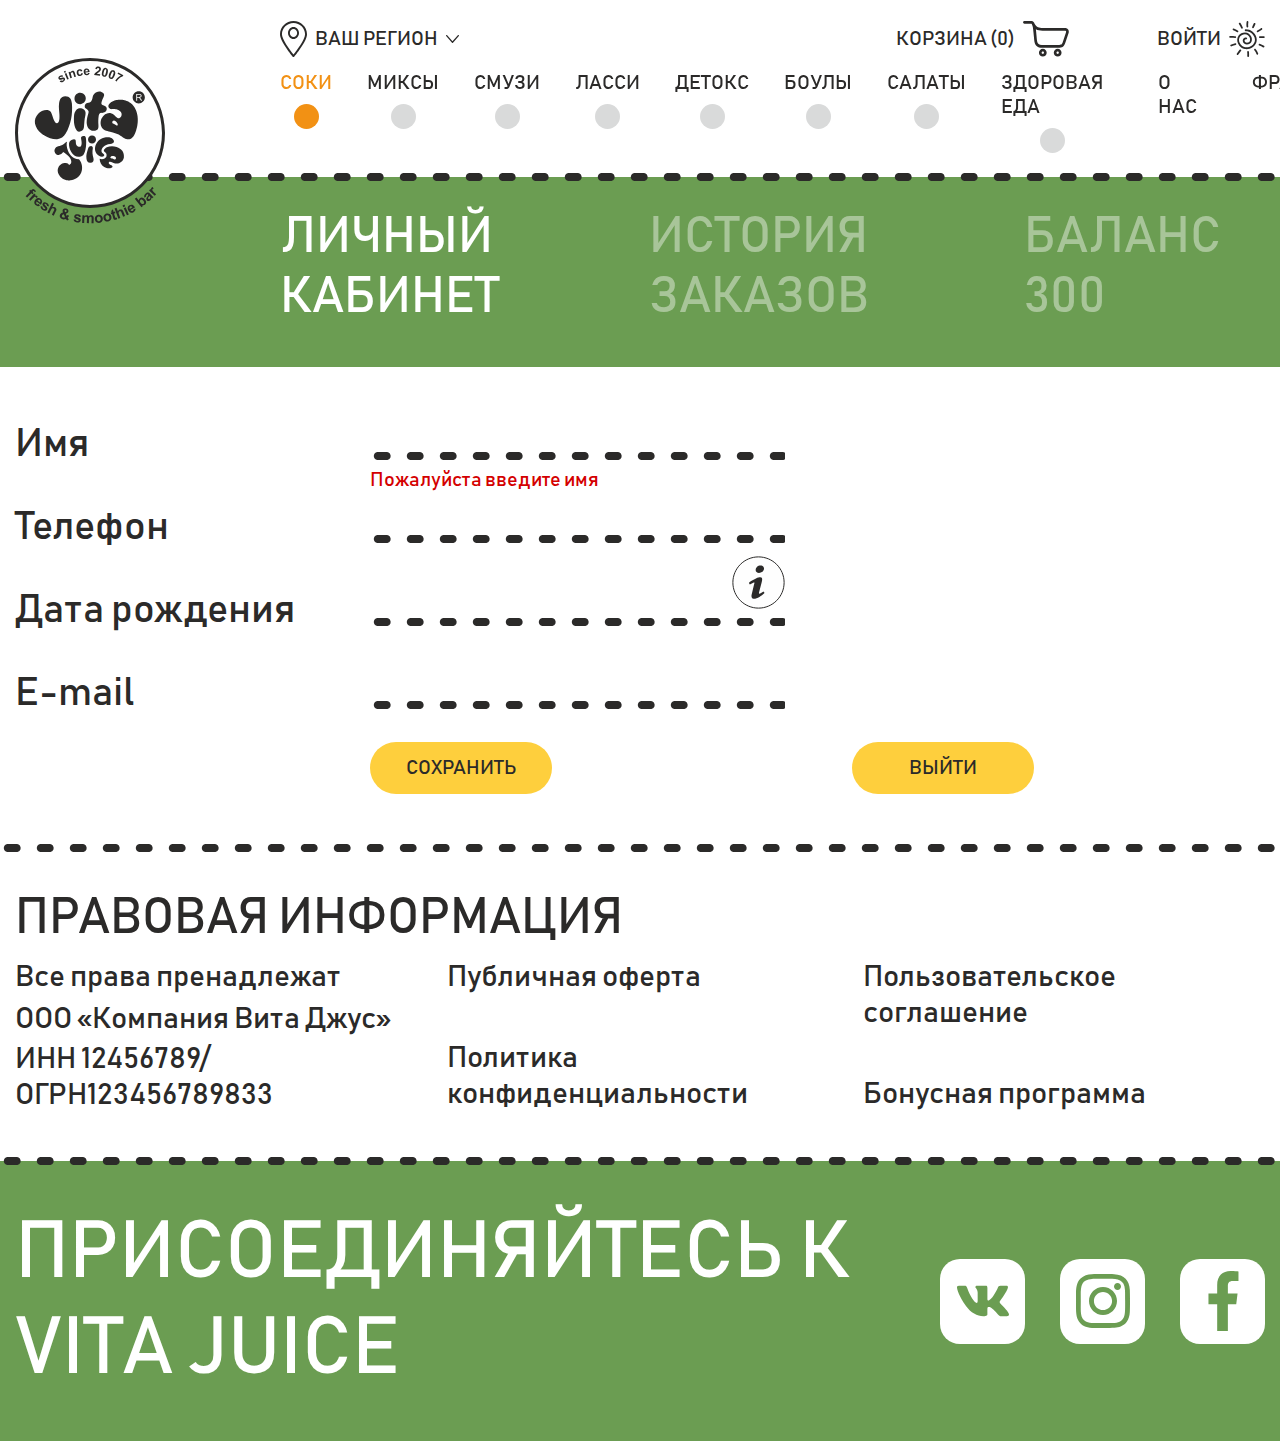
<file: lk.html>
<!DOCTYPE html>
<html lang="en">

<head>
    <meta charset="UTF-8">
    <meta http-equiv="X-UA-Compatible" content="IE=edge">
    <meta name="viewport" content="width=device-width, initial-scale=1.0">
    <link rel="stylesheet" href="css/swiper-bundle.min.css">
    <link rel="stylesheet" href="css/bootstrap.min.css">
    <link rel="stylesheet" href="css/style.css">
    <title>Личный кабинет</title>
</head>

<body>

    <div class="wrapper">
        <header class='header border-b'>
            <div class='container'>
                <div class='header__inner'>
                    <div class="header__top">
                        <div class="header__mob">
                            <button class="header__burger">
                                <span></span>
                                <span></span>
                                <span></span>
                            </button>
                            <button class="header__mob-menu header__link">меню</button>
                        </div>
                        <button class="header__city header__link" data-toggle='modal' data-target='#modalCity'>
                            <svg width="27" height="36" viewBox="0 0 27 36" fill="none" xmlns="http://www.w3.org/2000/svg">
                                <path d="M13.5 36C13.7893 36 14.0786 35.8579 14.2232 35.6684C14.7536 35.0526 27 20.3211 27 13.2632C27 5.96842 20.925 0 13.5 0C6.075 0 0 5.96842 0 13.2632C0 20.3211 12.2464 35.0526 12.7768 35.6684C12.9214 35.8579 13.2107 36 13.5 36ZM13.5 1.89474C19.8643 1.89474 25.0714 7.01053 25.0714 13.2632C25.0714 18.7105 16.1518 30.2211 13.5 33.5368C9.69107 28.8 1.92857 18.1895 1.92857 13.2632C1.92857 7.01053 7.13571 1.89474 13.5 1.89474Z" fill="#2B2A29"/>
                                <path d="M19 12C19 8.7 16.525 6 13.5 6C10.475 6 8 8.7 8 12C8 15.3 10.475 18 13.5 18C16.525 18 19 15.3 19 12ZM9.83333 12C9.83333 9.8 11.4833 8 13.5 8C15.5167 8 17.1667 9.8 17.1667 12C17.1667 14.2 15.5167 16 13.5 16C11.4833 16 9.83333 14.2 9.83333 12Z" fill="#2B2A29"/>
                            </svg>
                            <span>ваш регион</span>
                            <svg class="header__city-arrow" width="13" height="8" viewBox="0 0 13 8" fill="none" xmlns="http://www.w3.org/2000/svg">
                                <path d="M0.174303 1.09526C-0.0908161 0.83305 -0.0377922 0.413521 0.227327 0.151315C0.492446 -0.0584495 0.916637 -0.0584495 1.18176 0.203756L6.48414 6.28693L11.8395 0.203757C12.0516 -0.058449 12.4758 -0.0584489 12.794 0.151316C13.0591 0.413522 13.0591 0.833051 12.847 1.09526L7.01438 7.75528C6.74926 8.06993 6.27205 8.06993 6.00693 7.75528L0.174303 1.09526Z" fill="#2B2A29"/>
                            </svg>
                        </button>
                        <div class="header__top-right">
                            <button class="header__link header__cart" data-toggle='modal' data-target='#modalCart'>
                                <span>корзина (0)</span>
                                <svg width="46" height="37" viewBox="0 0 46 37" fill="none" xmlns="http://www.w3.org/2000/svg">
                                    <path d="M9.13155 4.94168L9.08091 4.8166C8.81314 4.14908 8.64971 3.81301 8.50085 3.74165C8.1924 3.59357 7.3768 3.62426 5.83918 3.68181L4.63608 3.72402C4.18416 3.73628 2.99259 3.73092 2.14934 3.72632L1.40738 3.72323C0.663125 3.72093 0.0623428 3.11401 0.0646428 2.36975C0.0669428 1.6255 0.673858 1.02474 1.41812 1.02704L2.16007 1.0301C2.97493 1.03394 4.12585 1.0393 4.56473 1.0278L5.74402 0.985593C7.71133 0.911949 8.75251 0.872038 9.66403 1.30939C10.6316 1.77283 11.039 2.47181 11.5738 3.78539C13.9961 7.98699 16.248 7.97319 20.6745 7.9471L41.8068 7.95093C42.3531 7.94557 42.8587 8.0269 43.3145 8.17727L43.4449 8.22792C44.1569 8.49108 44.7324 8.92537 45.1421 9.49929C45.5741 10.1039 45.8081 10.8397 45.8081 11.6622C45.8081 12.1571 45.7176 12.6965 45.5281 13.2674L42.5096 22.3512C41.7408 24.666 41.0686 25.9589 39.9039 26.7523C38.7292 27.5533 37.3382 27.6745 35.0962 27.6745L18.7747 27.673C16.9478 27.6784 15.246 27.2073 13.9163 26.1668C12.6955 25.2093 11.8209 23.8067 11.4948 21.8939C11.2354 20.3716 11.0129 17.9516 10.7804 15.4035C10.4229 11.4927 10.0339 7.25655 9.45918 5.7803L9.13155 4.94168ZM34.6642 28.8063C35.7315 28.8063 36.7044 29.2421 37.4095 29.9464C38.1192 30.6569 38.5551 31.6298 38.5551 32.6971C38.5551 33.7644 38.1192 34.7365 37.4149 35.4424C36.7044 36.1521 35.7315 36.588 34.6642 36.588C33.5969 36.588 32.6248 36.1521 31.9189 35.4478C31.2092 34.7365 30.7733 33.7644 30.7733 32.6971C30.7733 31.6298 31.2092 30.6569 31.9135 29.9518C32.6248 29.2421 33.5969 28.8063 34.6642 28.8063ZM35.5036 31.857C35.2911 31.6444 34.9941 31.5132 34.6642 31.5132C34.3343 31.5132 34.0373 31.6444 33.8271 31.8547C33.6115 32.0702 33.4803 32.3672 33.4803 32.6971C33.4803 33.027 33.6115 33.324 33.8217 33.5342C34.0373 33.7498 34.3343 33.881 34.6642 33.881C34.9941 33.881 35.2911 33.7498 35.5013 33.5396C35.7169 33.324 35.8481 33.027 35.8481 32.6971C35.8481 32.3672 35.7169 32.0702 35.5036 31.857ZM19.819 28.8063C20.8862 28.8063 21.8591 29.2421 22.5643 29.9464C23.274 30.6569 23.7098 31.6298 23.7098 32.6971C23.7098 33.7644 23.274 34.7365 22.5696 35.4424C21.8591 36.1521 20.8862 36.588 19.819 36.588C18.7517 36.588 17.7795 36.1521 17.0736 35.4478C16.3639 34.7365 15.9281 33.7644 15.9281 32.6971C15.9281 31.6298 16.3639 30.6569 17.0683 29.9518C17.7795 29.2421 18.7517 28.8063 19.819 28.8063ZM20.6583 31.857C20.4458 31.6444 20.1489 31.5132 19.819 31.5132C19.489 31.5132 19.1921 31.6444 18.9818 31.8547C18.7662 32.0702 18.635 32.3672 18.635 32.6971C18.635 33.027 18.7662 33.324 18.9765 33.5342C19.1921 33.7498 19.489 33.881 19.819 33.881C20.1489 33.881 20.4458 33.7498 20.656 33.5396C20.8717 33.324 21.0029 33.027 21.0029 32.6971C21.0029 32.3672 20.8717 32.0702 20.6583 31.857ZM20.686 10.6433C17.2954 10.664 14.9391 10.6778 12.8751 9.36195C13.0991 11.1558 13.2864 13.1976 13.4659 15.161C13.6899 17.614 13.904 19.9442 14.1587 21.4396C14.3628 22.6397 14.8738 23.4906 15.5767 24.0415C16.3946 24.6814 17.5209 24.9714 18.7747 24.9714L35.0962 24.9729C36.8041 24.9676 37.8131 24.9085 38.3817 24.521C38.9587 24.1282 39.3799 23.222 39.95 21.5056L42.9684 12.4218C43.0574 12.1518 43.1012 11.8963 43.1012 11.6622C43.1012 11.4113 43.0452 11.208 42.9431 11.0645C42.8541 10.9395 42.7168 10.8374 42.5388 10.7668L42.4689 10.7461C42.2848 10.6855 42.063 10.6525 41.8068 10.6525L20.686 10.6433Z" fill="#2B2A29"/>
                                </svg>
                            </button>
                            <button class="header__link header__login" data-toggle='modal' data-target='#modalLogin'>
                                <span>войти</span>
                                <svg width="36" height="36" viewBox="0 0 36 36" fill="none" xmlns="http://www.w3.org/2000/svg">
                                    <path d="M16.6468 10.1338C16.1486 10.1338 15.7445 9.72966 15.7445 9.23142C15.7445 8.73318 16.1486 8.32907 16.6468 8.32907C19.1994 8.32907 21.4962 9.12501 23.3423 10.4985C25.2376 11.9088 26.6515 13.9258 27.3707 16.3116C28.9616 21.586 25.6171 26.154 20.645 27.6528C19.1058 28.1168 17.4602 28.2554 15.8821 28.0048C14.4907 27.7838 13.2144 27.2145 12.1223 26.4103C10.7667 25.4123 9.68484 24.046 9.00757 22.5329C7.82797 19.898 7.89805 16.863 9.63932 14.4982C10.3151 13.581 11.2292 12.8142 12.3668 12.2909C13.3991 11.8167 14.6099 11.5436 15.9844 11.5436C19.094 11.5436 21.3146 13.5293 22.3111 15.8558C23.8677 19.4877 22.3484 23.4562 17.964 23.4562C15.944 23.4562 13.9633 21.9717 13.7531 19.9189C13.6032 18.4472 14.3848 17.2231 15.5803 16.7193C16.3036 16.4144 18.0392 16.1433 18.1513 17.2953C18.1994 17.7894 17.8382 18.2304 17.3441 18.2784C16.4801 18.3644 15.4391 18.7148 15.5435 19.7358C15.6601 20.8852 16.8883 21.6515 17.964 21.6515C19.5437 21.6515 20.4757 20.9446 20.8614 19.965C21.2844 18.8923 21.0982 17.5971 20.6547 16.5607C19.9125 14.8276 18.2715 13.3483 15.9844 13.3483C14.8723 13.3483 13.9127 13.5595 13.1137 13.9268C12.2686 14.3156 11.5913 14.8834 11.091 15.5622C9.73088 17.4088 9.73344 19.7517 10.6506 21.7993C11.2031 23.0342 12.0839 24.1468 13.1863 24.9586C14.0595 25.6011 15.0708 26.0553 16.1645 26.2287C17.4643 26.4349 18.8352 26.3162 20.1304 25.9259C21.5714 25.4911 22.9075 24.7212 23.9372 23.691C25.8289 21.7973 26.4105 19.368 25.6437 16.8262C25.0376 14.8158 23.8544 13.1222 22.2712 11.9441C20.7304 10.7982 18.8019 10.1338 16.6468 10.1338V10.1338Z" fill="#2B2A29"/>
                                    <path fill-rule="evenodd" clip-rule="evenodd" d="M19.1657 36.0052C18.7206 36.0052 18.276 35.7182 18.2797 35.1433C18.2863 33.8311 18.3917 32.498 18.1983 31.1952C18.0981 30.5184 18.6797 30.0739 19.1948 30.0739C19.5371 30.0739 19.8495 30.2688 19.916 30.721C20.135 32.1938 20.0689 33.6587 20.0608 35.1433C20.0577 35.7182 19.6112 36.0052 19.1657 36.0052V36.0052ZM8.57843 34.0256C7.92519 34.0256 7.32869 33.1324 7.90619 32.4771C8.90987 31.3374 9.70933 30.0396 10.5953 28.8109C10.7933 28.5357 11.0706 28.4217 11.3433 28.4217C11.9851 28.4217 12.6067 29.0549 12.1341 29.7098C11.1591 31.0637 10.2721 32.4812 9.16662 33.737C8.98709 33.9406 8.7805 34.0256 8.57843 34.0256V34.0256ZM28.2131 33.6864C27.9527 33.6864 27.7048 33.5492 27.564 33.2173C26.983 31.8397 26.3158 30.4591 25.3281 29.3245C24.7552 28.6661 25.3506 27.7736 26.0013 27.7736C26.2028 27.7736 26.4095 27.8589 26.5891 28.0647C27.6853 29.3245 28.4571 30.786 29.1038 32.3175C29.406 33.0347 28.7804 33.6864 28.2131 33.6864V33.6864ZM34.5419 26.5269C34.4027 26.5269 34.2559 26.4911 34.1071 26.4093C32.8523 25.7223 31.6134 25.0183 30.2465 24.5749C29.2588 24.2562 29.5499 22.8101 30.4316 22.8101C30.5217 22.8101 30.6185 22.825 30.7197 22.8582C32.2343 23.3472 33.6166 24.1094 35.0058 24.8701C35.8647 25.3401 35.3394 26.5269 34.5419 26.5269V26.5269ZM2.22716 25.3868C1.41426 25.3868 0.877263 24.1917 1.75141 23.7396C3.17765 23.0015 4.74598 22.671 6.26314 22.1783C6.36505 22.1456 6.46007 22.1308 6.55014 22.1308C7.43249 22.1308 7.72518 23.5773 6.73685 23.8971C5.37305 24.3391 3.93205 24.6142 2.65073 25.2783C2.50597 25.3534 2.36226 25.3868 2.22716 25.3868V25.3868ZM6.30817 17.0283C4.78004 17.0283 3.33262 16.8688 1.61969 16.835C-0.399554 16.7958 -0.339451 15.0359 1.83125 15.039C3.6585 15.0421 4.70927 15.1975 6.27337 15.246C7.40792 15.2823 7.42328 17.0283 6.30817 17.0283ZM34.8944 17.0277C33.5377 17.0277 32.1801 17.0277 30.823 17.0277C29.6731 17.0277 29.6731 15.246 30.823 15.246C32.1801 15.246 33.5377 15.246 34.8944 15.246C36.0447 15.246 36.0447 17.0277 34.8944 17.0277ZM8.37478 11.3215C8.17988 11.3215 7.97885 11.2592 7.79375 11.1112C6.72764 10.2602 5.51429 9.63251 4.22622 9.18995C3.25133 8.85646 3.53468 7.41898 4.40225 7.41898C4.49583 7.41898 4.59509 7.43535 4.70094 7.47118C6.29691 8.01958 7.73381 8.79769 9.0536 9.85037C9.76357 10.4182 9.11646 11.3215 8.37478 11.3215ZM28.468 11.2954C27.6495 11.2954 27.3901 9.88822 28.3232 9.50765C29.6557 8.96801 30.7612 7.99853 31.9565 7.22307C32.1152 7.12028 32.2712 7.07525 32.418 7.07525C33.1664 7.07525 33.659 8.2405 32.8558 8.76084C31.5121 9.63251 30.2951 10.6187 28.7963 11.2264C28.6792 11.2739 28.5691 11.2954 28.468 11.2954V11.2954ZM12.9454 7.71474C12.5893 7.71474 12.2318 7.52804 12.0895 7.09733C11.6011 5.62505 10.6983 4.33656 9.91606 3.01222C9.51034 2.32419 10.1263 1.68324 10.736 1.68324C11.0062 1.68324 11.2758 1.80896 11.4547 2.11292C12.3208 3.57848 13.2681 4.99637 13.8069 6.62362C14.0257 7.28403 13.4861 7.71474 12.9454 7.71474ZM23.997 7.12599C23.4447 7.12541 22.9152 6.70242 23.1751 6.05737C23.6856 4.79636 24.2437 3.55699 24.8498 2.33794C25.0095 2.01716 25.2683 1.88426 25.5338 1.88426C26.1199 1.88426 26.7379 2.53179 26.388 3.23768C25.8515 4.31856 25.3461 5.41335 24.8938 6.53209C24.7266 6.94645 24.3573 7.12599 23.997 7.12599V7.12599ZM18.231 6.38677C17.8909 6.38677 17.5808 6.19188 17.5196 5.74011C17.2889 4.05466 17.3855 2.4182 17.633 0.740947C17.6995 0.289318 18.0115 0.0944214 18.3534 0.0944214C18.8685 0.0944214 19.4501 0.53933 19.3504 1.21567C19.1534 2.54876 19.0546 3.92571 19.2388 5.26656C19.3303 5.94217 18.7456 6.38677 18.231 6.38677Z" fill="#2B2A29"/>
                                </svg>
                            </button>
                        </div>
                    </div>
                    <div class="header__bottom">
                        <nav class="header__menu1">
                            <div class="header__menu1-top">
                                <span class="header__menu1-title header__link">меню</span>
                                <button class="header__menu1-close">
                                    <svg width="15" height="14" viewBox="0 0 15 14" fill="none" xmlns="http://www.w3.org/2000/svg">
                                        <path fill-rule="evenodd" clip-rule="evenodd" d="M0.334668 13.7002C0.534668 13.9002 0.734668 14.0002 1.03467 14.0002C1.33467 14.0002 1.53467 13.9002 1.73467 13.7002L7.03467 8.40024L12.3347 13.7002C12.5347 13.9002 12.8347 14.0002 13.0347 14.0002C13.2347 14.0002 13.5347 13.9002 13.7347 13.7002C14.1347 13.3002 14.1347 12.7002 13.7347 12.3002L8.43467 7.00024L13.7347 1.70024C14.1347 1.30024 14.1347 0.700244 13.7347 0.300244C13.3347 -0.0997559 12.7347 -0.0997559 12.3347 0.300244L7.03467 5.60024L1.73467 0.300244C1.33467 -0.0997559 0.734668 -0.0997559 0.334668 0.300244C-0.065332 0.700244 -0.065332 1.30024 0.334668 1.70024L5.63467 7.00024L0.334668 12.3002C-0.065332 12.7002 -0.065332 13.3002 0.334668 13.7002Z" fill="#2B2A29"/>
                                    </svg>
                                </button>
                            </div>
                            <div class="header__menu1-wrap">
                                <a href="" class="header__menu1-item active-link header__link header__menu1-item--color1">
                                    <span>соки</span>
                                    <i></i>
                                </a>
                                <a href="" class="header__menu1-item header__link header__menu1-item--color2">
                                    <span>миксы</span>
                                    <i></i>
                                </a>
                                <a href="" class="header__menu1-item header__link header__menu1-item--color3">
                                    <span>смузи</span>
                                    <i></i>
                                </a>
                                <a href="" class="header__menu1-item header__link header__menu1-item--color4">
                                    <span>ласси</span>
                                    <i></i>
                                </a>
                                <a href="" class="header__menu1-item header__link header__menu1-item--color5">
                                    <span>детокс</span>
                                    <i></i>
                                </a>
                                <a href="" class="header__menu1-item header__link header__menu1-item--color6">
                                    <span>боулы</span>
                                    <i></i>
                                </a>
                                <a href="" class="header__menu1-item header__link header__menu1-item--color7">
                                    <span>салаты</span>
                                    <i></i>
                                </a>
                                <a href="" class="header__menu1-item header__link header__menu1-item--color8">
                                    <span>здоровая еда</span>
                                    <i></i>
                                </a>
                            </div>
                        </nav>
                        <nav class="header__menu2">
                            <div class="header__menu2-top">
                                <a href="index.html" class="header__logo">
                                    <svg viewBox="0 0 150 166" fill="none" xmlns="http://www.w3.org/2000/svg">
                                        <path fill-rule="evenodd" clip-rule="evenodd" d="M75.0001 2.09763C115.263 2.09763 147.903 34.7373 147.903 75.0003C147.903 115.263 115.263 147.903 75.0001 147.903C34.7371 147.903 2.09741 115.263 2.09741 75.0003C2.09741 34.7373 34.7371 2.09763 75.0001 2.09763Z" fill="#FEFEFE"/>
                                        <path fill-rule="evenodd" clip-rule="evenodd" d="M75.0002 0C116.414 0 150 33.5861 150 74.9999C150 116.415 116.414 150 75.0002 150C33.5861 150 0 116.415 0 74.9999C0 33.5861 33.5861 0 75.0002 0ZM75.0002 3.0209C114.746 3.0209 146.979 35.2546 146.979 74.9999C146.979 114.746 114.746 146.979 75.0002 146.979C35.2545 146.979 3.02098 114.746 3.02098 74.9999C3.02098 35.2546 35.2545 3.0209 75.0002 3.0209Z" fill="#2B2A29"/>
                                        <path fill-rule="evenodd" clip-rule="evenodd" d="M96.608 109.8C94.0579 110.893 91.4963 110.221 89.2246 108.96C86.1841 107.272 84.8123 104.052 84.624 100.769C85.3968 101.024 86.1999 101.167 86.9713 101.164C88.538 101.156 89.9978 100.599 91.011 99.2818L91.2104 99.0226L91.3363 98.7056C91.7442 97.6789 91.703 96.7066 91.3621 95.8429L91.3588 95.8441C91.009 94.9634 90.3602 94.2572 89.589 93.7758C89.4349 93.663 89.3031 93.5466 89.192 93.4283C88.9401 93.1597 88.8329 92.8857 88.8391 92.6239C88.8483 92.2347 89.0388 91.7826 89.3602 91.316C89.5751 91.0039 89.8484 90.6929 90.169 90.3922C90.6238 89.9655 91.1907 89.5521 91.8627 89.2017C96.2629 87.544 101.659 87.8947 106.027 91.5483C108.378 93.5152 109.084 96.1407 108.921 99.1479C108.424 103.888 103.145 106.758 98.6871 104.994C97.6201 104.571 95.5075 103.226 94.4068 103.842C93.8241 104.168 93.5687 105.129 93.9959 105.725C94.6518 106.64 95.5885 106.79 96.4894 107.367C97.8782 108.255 97.9675 109.218 96.608 109.8ZM96.766 98.0564C95.6562 98.3795 94.5956 100.055 95.9783 100.289C98.8602 100.775 98.1471 101.216 99.3355 101.408C101.089 101.69 101.513 99.9476 100.381 98.7814C99.6701 98.0495 98.0927 97.6704 96.766 98.0564Z" fill="#2B2A29"/>
                                        <path fill-rule="evenodd" clip-rule="evenodd" d="M58.978 58.4765C58.7125 63.9823 59.0868 68.9152 61.9756 72.7466C63.6778 75.0042 68.6298 73.2016 68.8928 69.6192C69.4394 64.8797 69.2452 62.0281 70.3442 57.5306C71.5613 52.5492 68.7508 51.1812 66.0553 50.3205C63.304 49.4422 59.2968 51.8721 58.978 58.4765ZM65.2565 34.8662C68.37 34.9275 70.8452 37.502 70.7839 40.6156C70.7226 43.7291 68.148 46.2043 65.0345 46.143C61.921 46.0817 59.4458 43.5072 59.5071 40.3937C59.5684 37.2801 62.143 34.8049 65.2565 34.8662Z" fill="#2B2A29"/>
                                        <path fill-rule="evenodd" clip-rule="evenodd" d="M44.0332 45.6735C44.8167 41.1231 45.5171 38.8439 50.2875 38.2039C54.9998 38.1964 56.3202 41.2593 56.9134 45.3891C57.3414 50.6754 57.1233 56.0845 56.0436 61.2475C54.9427 66.2238 53.3352 71.1071 50.674 75.5394C48.6316 78.6821 46.0673 80.8661 42.1969 81.3051C37.7596 81.582 33.2045 79.7052 29.432 77.5535L29.0708 77.3403L28.7153 77.1245L28.3669 76.9058L28.0263 76.6854L27.6935 76.4629L27.3685 76.2388L27.0571 76.0163L26.1742 75.3438C23.0181 72.6793 20.8182 69.6273 19.9663 65.5868C19.4104 61.8565 20.647 58.7343 23.2154 55.7787C26.1839 52.3624 33.0185 50.088 35.8566 53.9642C37.5342 56.3651 38.6667 65.3399 42.1104 65.2473C44.9612 64.5938 44.4682 58.7749 44.4261 56.6999C44.3145 53.0143 43.5273 49.3726 44.0332 45.6735Z" fill="#2B2A29"/>
                                        <path fill-rule="evenodd" clip-rule="evenodd" d="M76.9655 41.7577C77.7902 39.7639 77.4039 37.8387 78.9561 36.1254C80.7818 34.1099 83.4882 33.0753 86.406 33.8951C89.3018 35.0539 89.7847 36.7589 88.3756 39.4815C87.6879 40.8103 87.1126 42.2678 86.5925 43.896C85.9893 45.7821 86.4926 46.93 88.8176 47.5767C93.9426 49.1891 91.9451 55.1005 86.7489 54.8766C84.5834 54.7832 83.9353 56.2505 83.6736 57.9365C83.2134 60.9027 83.221 64.1655 83.3874 66.3292C83.7004 70.391 83.2263 72.1705 80.1972 72.6861C74.2435 73.6996 71.7484 68.8732 71.6867 64.4664C71.6484 61.7168 72.5016 58.1544 73.5335 54.8426C74.187 52.7448 72.2683 51.4092 70.9197 50.5647C68.8637 49.2777 69.4619 44.8067 73.4997 44.6554C75.2125 44.5916 75.9654 44.1736 76.9655 41.7577Z" fill="#2B2A29"/>
                                        <path fill-rule="evenodd" clip-rule="evenodd" d="M98.4537 65.7337L98.7912 65.8675L99.0948 66.0058L99.3956 66.1589L99.6915 66.3218L99.979 66.4901L100.258 66.6593L100.525 66.826L100.78 66.9855L101.02 67.1334L101.246 67.2668L101.459 67.3819L101.665 67.4743L101.876 67.54L102.129 67.5602L102.455 67.4423L102.708 67.097L102.772 66.7269L102.746 66.4273L102.68 66.1516L102.585 65.8722L102.46 65.5809L102.309 65.2792L102.132 64.969L101.931 64.6552L101.708 64.3431L101.463 64.0375L101.198 63.7447L100.914 63.4701L100.611 63.2203L100.292 63.0017L99.9534 62.8215L99.5827 62.6821L98.9404 62.6034L98.3329 62.7363L97.8105 63.0613L97.4194 63.5696L97.2515 64.2313L97.4037 64.8921L97.8325 65.4012L98.4537 65.7337ZM93.41 47.5923L93.4614 47.4329L93.5386 47.2272L93.6263 47.0233L93.7252 46.8197L93.8338 46.6184L93.953 46.4193L94.0826 46.2217L94.2232 46.0256L94.3733 45.8319L94.5336 45.64L94.7034 45.4515L94.8837 45.2652L95.0727 45.082L95.2723 44.9017L95.4799 44.7249L95.6919 44.5558L96.3431 44.0914L97.0507 43.6629L97.8145 43.2698L98.6307 42.9146L99.4933 42.6011L100.398 42.3305L101.339 42.1064L102.311 41.9305L103.31 41.8057L104.33 41.7341L105.367 41.7175L106.416 41.7581L107.471 41.8588L108.528 42.0209L109.581 42.2468L110.627 42.5383L111.66 42.8977L112.675 43.3268L113.668 43.8279L114.635 44.402L115.569 45.0515L116.468 45.7794L117.326 46.5867L118.14 47.4757L118.903 48.449L119.613 49.5087L120.264 50.6578L120.853 51.8977L121.375 53.2319L121.824 54.6628L122.196 56.1938L122.488 57.8319L122.558 58.3476L122.619 58.8713L122.671 59.3971L122.713 59.9234L122.744 60.4519L122.767 60.9817L122.78 61.5128L122.784 62.0443L122.777 62.577L122.762 63.1108L122.737 63.6447L122.704 64.1794L122.661 64.7141L122.61 65.2485L122.55 65.7836L122.482 66.3174L122.405 66.8514L122.319 67.385L122.225 67.9178L122.123 68.4492L122.013 68.9801L121.894 69.5097L121.768 70.0379L121.634 70.564L121.492 71.089L121.342 71.6119L121.185 72.1331L121.021 72.6514L120.849 73.1677L120.67 73.6816L120.484 74.1928L120.292 74.6992L120.089 75.2044L119.883 75.6858L119.672 76.1463L119.458 76.5852L119.239 77.0025L119.017 77.3996L118.79 77.7754L118.56 78.131L118.325 78.4659L118.088 78.7808L117.846 79.0762L117.602 79.3519L117.354 79.6087L117.104 79.846L116.849 80.0653L116.591 80.2657L116.329 80.4492L116.064 80.6147L115.795 80.7633L115.522 80.8947L115.244 81.0097L114.963 81.1078L114.677 81.1898L114.386 81.2554L114.09 81.3053L113.79 81.3387L113.484 81.356L113.174 81.3572L112.858 81.3427L112.538 81.3118L112.212 81.2659L111.882 81.2025L111.526 81.1197L111.179 81.0228L110.838 80.9128L110.503 80.7904L110.174 80.6562L109.85 80.5107L109.532 80.3551L109.217 80.1889L108.906 80.0141L108.598 79.8311L108.294 79.6402L107.993 79.4419L107.693 79.2373L107.395 79.0271L107.099 78.8122L106.803 78.5928L106.507 78.3701L106.212 78.1443C103.111 75.7666 98.7909 74.5621 95.0285 73.7248C91.7626 73.0138 87.5738 72.589 85.9202 67.5583C84.798 62.1542 87.077 59.1193 89.0795 57.2391C90.6147 55.7977 93.2082 54.5942 95.9187 55.1545C98.8627 55.7629 100.164 58.486 102.512 60.0381C104.039 60.7588 105.065 59.8149 106.15 58.3946L106.33 57.9733L106.456 57.5973L106.545 57.2178L106.6 56.836L106.619 56.4563L106.604 56.0811L106.555 55.7122L106.474 55.3501L106.36 54.9986L106.217 54.6579L106.045 54.3292L105.845 54.0118L105.618 53.7079L105.365 53.4171L105.087 53.1402L104.784 52.877L104.457 52.6285L104.106 52.3955L103.732 52.1784L103.336 51.977L102.917 51.7933L102.476 51.6272L102.013 51.4796L101.53 51.3509L101.025 51.2425L100.501 51.1548L99.9562 51.0886L99.3923 51.0444L98.809 51.0237L98.2069 51.027L97.5866 51.0554L96.9645 51.1076L96.5269 51.1283L96.1231 51.1011L95.7385 51.0302L95.3757 50.9176L95.0352 50.768L94.7215 50.5833L94.4354 50.368L94.1798 50.124L93.9553 49.8559L93.7652 49.5668L93.6107 49.2607L93.493 48.9404L93.4129 48.6085L93.3724 48.2685L93.3718 47.9205L93.41 47.5923Z" fill="#2B2A29"/>
                                        <path fill-rule="evenodd" clip-rule="evenodd" d="M63.9312 101.211L64.1817 101.51L64.3713 101.752L64.5561 101.997L64.7341 102.245L64.9064 102.495L65.0709 102.746L65.2298 103.001L65.3813 103.257L65.5264 103.515L65.6642 103.775L65.7956 104.038L65.9197 104.303L66.0372 104.569L66.1472 104.837L66.2505 105.108L66.3463 105.381L66.4349 105.654L66.5573 106.074L66.6664 106.496L66.7627 106.919L66.8458 107.343L66.9154 107.768L66.9721 108.192L67.0156 108.618L67.0463 109.043L67.0633 109.467L67.0675 109.89L67.0583 110.312L67.0364 110.732L67.0011 111.15L66.9528 111.565L66.8913 111.978L66.8167 112.387L66.729 112.793L66.628 113.195L66.5139 113.593L66.387 113.986L66.2467 114.375L66.0937 114.758L65.9274 115.135L65.7486 115.507L65.5558 115.873L65.3505 116.231L65.132 116.583L64.9009 116.928L64.6558 117.265L64.3984 117.594L64.1275 117.916L63.8437 118.228L63.5823 118.496L63.3098 118.757L63.0264 119.011L62.7334 119.257L62.4305 119.497L62.1184 119.728L61.7978 119.951L61.4689 120.166L61.1318 120.373L60.788 120.571L60.4368 120.76L60.08 120.94L59.7168 121.11L59.3483 121.272L58.9752 121.423L58.5979 121.564L58.2162 121.696L57.8316 121.817L57.4438 121.928L57.0536 122.028L56.6615 122.117L56.2683 122.194L55.8742 122.261L55.4799 122.317L55.085 122.36L54.6912 122.392L54.2982 122.412L53.9071 122.42L53.5176 122.415L53.1308 122.398L52.7473 122.369L52.3669 122.326L52.0107 122.275L51.6561 122.213L51.3038 122.14L50.9546 122.056L50.6075 121.961L50.2637 121.856L49.9232 121.74L49.5864 121.613L49.2533 121.475L48.9249 121.327L48.6005 121.169L48.281 120.999L47.9665 120.819L47.6576 120.628L47.3542 120.427L47.0565 120.215L46.7643 119.993L46.4796 119.76L46.2011 119.516L45.9296 119.262L45.6652 118.997L45.4086 118.722L45.1597 118.437L44.9188 118.14L44.6855 117.833L44.462 117.516L44.2464 117.188L44.0406 116.849L43.8436 116.5L43.6565 116.14L43.4793 115.77L43.3151 115.394L43.0551 114.689L42.87 114.002L42.7526 113.328L42.7005 112.669L42.709 112.025L42.7751 111.398L42.8953 110.789L43.0673 110.2L43.287 109.631L43.552 109.086L43.8585 108.566L44.2041 108.072L44.585 107.606L44.9982 107.172L45.4394 106.77L45.9063 106.402L46.3944 106.071L46.9008 105.779L47.4214 105.526L47.9534 105.316L48.4917 105.15L49.0339 105.029L49.5761 104.955L50.1149 104.929L50.6459 104.954L51.1673 105.029L51.6762 105.157L52.1697 105.338L52.6453 105.576L53.1009 105.871L53.5339 106.227L54.1691 106.878C55.5828 106.196 56.2898 105.344 56.2999 103.752C56.3103 102.131 55.6323 100.745 54.6912 99.4521C53.4626 97.7655 49.9444 95.1655 48.1746 94.0797C46.8418 96.6563 42.8266 98.2322 40.4587 95.4242C38.3345 92.9047 39.926 89.2457 43.1707 88.3578C45.2635 87.7851 46.5061 87.6374 48.8763 86.0077C50.034 85.2115 51.4626 83.5791 52.0137 83.7574C51.6577 84.8419 51.525 86.1603 51.7058 87.7878C51.8828 89.3818 52.3081 91.0724 52.9574 92.6856C53.8949 95.015 55.3154 97.2135 57.1552 98.7845C59.0302 100.386 61.3073 101.347 63.9312 101.211Z" fill="#2B2A29"/>
                                        <path fill-rule="evenodd" clip-rule="evenodd" d="M88.8449 79.8007C93.0982 78.7839 96.0505 79.3462 97.9154 81.18C99.732 82.9662 99.4924 85.5595 95.0941 85.8827C92.2036 86.095 89.9715 87.3227 88.5424 88.6634C86.2298 90.8331 85.4431 93.8018 88.3267 95.788C89.0198 96.2189 89.4793 96.9612 89.1335 97.832C88.0201 99.2796 85.6532 98.9307 83.9642 97.856C76.6838 93.2235 80.3502 81.8314 88.8449 79.8007Z" fill="#2B2A29"/>
                                        <path fill-rule="evenodd" clip-rule="evenodd" d="M78.4478 100.248C79.2313 102.988 77.8392 104.641 75.662 104.837C72.7351 105.099 71.7813 103.214 71.4475 100.618C70.9441 96.7006 72.0279 94.2893 73.2108 90.2413C74.1362 87.0747 78.4179 87.0229 77.8027 90.5124C77.2279 93.7743 77.3708 96.483 78.4478 100.248Z" fill="#2B2A29"/>
                                        <path fill-rule="evenodd" clip-rule="evenodd" d="M60.8288 84.2201C60.6728 86.7148 62.1965 88.2188 62.9549 88.5147C66.2538 89.8035 67.4554 86.9648 66.0902 80.6499C65.7376 79.0183 66.7649 78.2289 68.392 78.0204C70.0946 77.9479 70.5191 78.1802 70.8814 80.0167C71.3331 82.3057 71.2714 86.0824 71.0028 88.1847C70.2528 94.0563 68.9735 97.2175 66.4468 98.2345C59.4074 101.068 54.7298 93.4994 54.0665 87.5276C53.6931 84.1651 54.9304 82.8024 56.5296 82.0891C58.7817 81.0842 61.0533 80.6292 60.8288 84.2201Z" fill="#2B2A29"/>
                                        <path fill-rule="evenodd" clip-rule="evenodd" d="M76.8867 77.5776C79.0871 77.5003 80.9343 79.2219 81.0116 81.4223C81.0891 83.6228 79.3674 85.47 77.1671 85.5473C74.9666 85.6246 73.1195 83.903 73.0421 81.7026C72.9647 79.5022 74.6863 77.6551 76.8867 77.5776Z" fill="#2B2A29"/>
                                        <path fill-rule="evenodd" clip-rule="evenodd" d="M123.751 33.1982C127.131 33.1982 129.871 35.9386 129.871 39.3186C129.871 42.6989 127.131 45.4393 123.751 45.4393C120.37 45.4393 117.63 42.6989 117.63 39.3186C117.63 35.9386 120.37 33.1982 123.751 33.1982ZM121.245 42.6584V35.9866H124.201C124.796 35.9866 125.248 36.0472 125.557 36.1667C125.866 36.2863 126.113 36.4974 126.298 36.8003C126.483 37.1031 126.574 37.4386 126.574 37.8053C126.574 38.2787 126.42 38.678 126.115 39.0025C125.809 39.3269 125.337 39.5321 124.697 39.6207C124.931 39.7324 125.109 39.8436 125.229 39.953C125.488 40.1882 125.733 40.4849 125.959 40.8413L127.113 42.6584H126.011L125.129 41.2699C124.873 40.8673 124.66 40.5612 124.493 40.3489C124.326 40.1359 124.176 39.9885 124.044 39.9033C123.914 39.8193 123.78 39.7578 123.642 39.7262C123.544 39.7036 123.38 39.6953 123.152 39.6953H122.13V42.6584H121.245ZM122.13 38.9312H124.024C124.428 38.9312 124.742 38.8883 124.969 38.8052C125.195 38.7223 125.367 38.5889 125.484 38.4047C125.601 38.2209 125.661 38.0226 125.661 37.8067C125.661 37.4914 125.548 37.2303 125.32 37.0271C125.091 36.8236 124.731 36.7227 124.239 36.7227H122.13V38.9312Z" fill="#2B2A29"/>
                                        <path d="M44.6906 23.4007L46.0631 22.3601C46.2823 22.613 46.5295 22.7619 46.8051 22.8041C47.08 22.8492 47.3932 22.7749 47.7418 22.5854C48.1267 22.3763 48.3775 22.1488 48.4962 21.9018C48.5723 21.7318 48.5647 21.5628 48.4743 21.3963C48.4136 21.2844 48.3265 21.21 48.2157 21.1742C48.1031 21.144 47.9007 21.1674 47.6117 21.2473C46.2656 21.6345 45.3734 21.8055 44.9328 21.7617C44.3206 21.6988 43.8685 21.3966 43.575 20.8564C43.3089 20.3667 43.2795 19.8515 43.4837 19.3099C43.6881 18.7682 44.1941 18.2781 45.0019 17.8392C45.7716 17.4209 46.4131 17.2363 46.9238 17.2842C47.4353 17.3339 47.8959 17.5658 48.3048 17.9825L47.0477 19.0026C46.868 18.8147 46.6601 18.7076 46.4283 18.6814C46.1964 18.6553 45.9248 18.728 45.6123 18.8978C45.218 19.1119 44.9657 19.3192 44.8538 19.5227C44.7822 19.6624 44.7813 19.7938 44.8481 19.9167C44.9059 20.0232 45.0039 20.0872 45.1434 20.1073C45.3329 20.1331 45.873 20.0199 46.7664 19.7687C47.6596 19.5172 48.3341 19.4364 48.7909 19.5276C49.2468 19.6216 49.6036 19.9075 49.8609 20.381C50.1407 20.8962 50.1671 21.4575 49.9365 22.0625C49.7074 22.6668 49.1707 23.1993 48.325 23.6588C47.559 24.075 46.8672 24.2496 46.2512 24.1841C45.637 24.1174 45.1164 23.8574 44.6906 23.4007ZM49.4208 14.8653L48.8228 13.4167L50.3853 12.7716L50.9833 14.2202L49.4208 14.8653ZM52.1943 21.5831L49.7504 15.6634L51.3129 15.0184L53.7566 20.938L52.1943 21.5831ZM60.9529 18.6333L59.3309 19.1099L58.411 15.9784C58.2163 15.3154 58.0549 14.8978 57.9288 14.7247C57.8006 14.5503 57.6441 14.4334 57.4543 14.3711C57.2646 14.309 57.0594 14.3114 56.8384 14.3763C56.5543 14.4598 56.3225 14.6115 56.1427 14.8316C55.961 15.0521 55.8675 15.3024 55.8586 15.5794C55.8487 15.8588 55.9451 16.3407 56.1469 17.0273L56.9632 19.8055L55.3413 20.2821L53.536 14.1377L55.0397 13.6959L55.3046 14.5976C55.6407 13.7507 56.2168 13.2085 57.0356 12.968C57.3947 12.8626 57.7434 12.8307 58.079 12.8716C58.4172 12.9135 58.6903 13.0113 58.9007 13.1659C59.1137 13.3221 59.287 13.5176 59.421 13.7548C59.557 13.9915 59.6932 14.3457 59.8322 14.8193L60.9529 18.6333ZM67.4004 12.8841L65.8038 13.4441C65.6958 13.1261 65.5299 12.901 65.3058 12.7667C65.0822 12.6344 64.8149 12.5924 64.5023 12.6434C64.0863 12.711 63.7767 12.9094 63.5761 13.238C63.3754 13.5665 63.3301 14.0678 63.44 14.7437C63.5623 15.4948 63.7743 16.004 64.0768 16.2735C64.379 16.5431 64.7411 16.6424 65.1634 16.5738C65.48 16.5222 65.7249 16.3886 65.8963 16.1752C66.07 15.9614 66.1614 15.6278 66.1725 15.1717L67.8624 15.1842C67.8149 15.9669 67.581 16.5906 67.1607 17.0549C66.7403 17.5191 66.1241 17.8174 65.3105 17.9501C64.3887 18.1001 63.6043 17.9279 62.9614 17.4345C62.3162 16.9396 61.9105 16.1764 61.7422 15.143C61.572 14.0977 61.716 13.2409 62.171 12.5687C62.6263 11.8966 63.324 11.485 64.2638 11.332C65.0309 11.2071 65.6691 11.274 66.1776 11.5308C66.6841 11.788 67.091 12.2383 67.4004 12.8841ZM72.9438 14.9143L74.6508 15.0697C74.4822 15.7032 74.1753 16.1989 73.7343 16.5581C73.2913 16.9155 72.7191 17.1217 72.0199 17.1747C70.9103 17.2588 70.0607 16.9581 69.4745 16.2723C69.0099 15.722 68.7432 15.0038 68.6758 14.1158C68.5956 13.0577 68.8095 12.2062 69.3158 11.5655C69.8218 10.923 70.4985 10.5706 71.3433 10.5065C72.2907 10.4348 73.0631 10.6917 73.66 11.2777C74.2552 11.8636 74.5907 12.8056 74.6642 14.1035L70.4439 14.4232C70.4941 14.9226 70.659 15.3019 70.9406 15.5613C71.22 15.8204 71.5546 15.9355 71.9402 15.9062C72.2046 15.8863 72.4206 15.7976 72.5883 15.6404C72.758 15.4833 72.8756 15.2413 72.9438 14.9143ZM72.9125 13.1967C72.8633 12.7074 72.7098 12.3437 72.4506 12.1077C72.1911 11.8695 71.8903 11.7643 71.5459 11.7906C71.1788 11.8183 70.8856 11.9768 70.666 12.2635C70.4464 12.5504 70.3572 12.9263 70.3965 13.3873L72.9125 13.1967ZM85.216 16.2522L84.9956 17.8037L79.1193 16.9692C79.2663 16.3877 79.537 15.857 79.9295 15.3746C80.322 14.8925 81.0506 14.2813 82.1114 13.5408C82.9667 12.9436 83.4967 12.5307 83.7035 12.3047C83.9826 11.9912 84.1472 11.6655 84.1955 11.3254C84.2487 10.9509 84.1898 10.6496 84.0167 10.4195C83.8459 10.1894 83.583 10.0505 83.2308 10.0005C82.8807 9.95072 82.5888 10.0172 82.3509 10.1994C82.1155 10.3799 81.9478 10.7134 81.8455 11.1996L80.1954 10.7949C80.4265 9.88475 80.8324 9.26521 81.4149 8.9365C81.9972 8.60999 82.6815 8.50161 83.4694 8.61355C84.3328 8.7361 84.9775 9.06662 85.406 9.60293C85.8327 10.1392 85.9966 10.7547 85.898 11.4488C85.8419 11.8438 85.7174 12.2084 85.526 12.5469C85.335 12.8832 85.0581 13.2241 84.6951 13.5712C84.4565 13.8034 84.0351 14.1234 83.4365 14.5351C82.8361 14.9461 82.4544 15.2202 82.291 15.3612C82.1261 15.4997 81.9897 15.6403 81.8807 15.7785L85.216 16.2522ZM90.8753 9.93549C91.71 10.1238 92.2945 10.5697 92.6311 11.2739C93.0316 12.1064 93.0478 13.3432 92.6785 14.9804C92.3097 16.6152 91.7617 17.7272 91.0368 18.3141C90.4364 18.7984 89.72 18.9468 88.8853 18.7585C88.0467 18.5694 87.4434 18.0938 87.0756 17.3322C86.7076 16.5703 86.711 15.3587 87.0849 13.7017C87.4518 12.0747 87.999 10.967 88.7237 10.3799C89.3242 9.89558 90.0407 9.74721 90.8753 9.93549ZM90.5657 11.3077C90.3693 11.2633 90.1781 11.2877 89.9969 11.3818C89.8137 11.4731 89.6418 11.6748 89.4829 11.9868C89.2742 12.3887 89.0551 13.0984 88.8266 14.1114C88.5977 15.1267 88.4907 15.834 88.5057 16.2358C88.5204 16.6376 88.5897 16.9189 88.7137 17.0797C88.8377 17.2403 88.9981 17.342 89.1947 17.3863C89.3914 17.4306 89.5824 17.4063 89.766 17.3127C89.9468 17.2207 90.1187 17.0192 90.2776 16.7073C90.4855 16.3092 90.7042 15.6017 90.9331 14.5867C91.1617 13.5734 91.2686 12.866 91.2537 12.4642C91.2388 12.0624 91.17 11.779 91.0459 11.6185C90.9225 11.4557 90.7624 11.352 90.5657 11.3077ZM98.6032 12.3537C99.4035 12.6564 99.9204 13.1791 100.156 13.9235C100.437 14.8035 100.28 16.0305 99.6871 17.6004C99.0944 19.1681 98.3971 20.193 97.5978 20.6734C96.9356 21.0694 96.2056 21.1166 95.4053 20.8142C94.6012 20.5102 94.0698 19.9555 93.8114 19.15C93.5533 18.3442 93.7252 17.1449 94.3258 15.556C94.9155 13.9961 95.6113 12.9751 96.4108 12.4946C97.0728 12.0984 97.8029 12.0512 98.6032 12.3537ZM98.1058 13.6695C97.9173 13.5984 97.7248 13.5959 97.5321 13.6638C97.3381 13.7288 97.1398 13.9046 96.9391 14.1915C96.6764 14.5605 96.3607 15.2327 95.9935 16.2041C95.6255 17.1776 95.4213 17.8633 95.3802 18.2632C95.3389 18.6631 95.3686 18.9514 95.4688 19.1278C95.5693 19.3041 95.714 19.4271 95.9027 19.4983C96.0913 19.5695 96.2838 19.5721 96.4785 19.5049C96.6703 19.4389 96.8686 19.2635 97.0694 18.9764C97.3306 18.6113 97.6456 17.941 98.0136 16.9678C98.3807 15.9962 98.5851 15.3103 98.6261 14.9106C98.6674 14.5105 98.6385 14.2204 98.5381 14.0441C98.4384 13.8656 98.2944 13.741 98.1058 13.6695ZM102.524 15.8073L103.257 14.4222L108.384 17.1341L107.806 18.2248C107.163 18.4169 106.418 18.7864 105.569 19.3327C104.721 19.88 103.949 20.5301 103.256 21.285C102.564 22.04 102.036 22.7639 101.676 23.4548L100.236 22.6932C100.834 21.625 101.639 20.6389 102.654 19.7358C103.67 18.8355 104.763 18.1246 105.935 17.6115L102.524 15.8073Z" fill="#2B2A29"/>
                                        <path d="M15.2277 131.752L16.0496 132.542L16.4562 132.118C16.9099 131.646 17.2998 131.341 17.6241 131.206C17.9501 131.068 18.3175 131.057 18.728 131.171C19.1405 131.287 19.554 131.542 19.9685 131.94C20.3921 132.347 20.7478 132.81 21.0341 133.327L19.8543 134.176C19.6665 133.889 19.4618 133.636 19.2381 133.422C19.0183 133.21 18.813 133.11 18.6206 133.119C18.428 133.129 18.1925 133.277 17.9154 133.565L17.5311 133.965L18.645 135.035L17.523 136.203L16.4092 135.133L12.1396 139.578L10.658 138.154L14.9276 133.71L14.1057 132.92L15.2277 131.752ZM15.5434 142.765L14.0073 141.4L19.1754 135.581L20.5992 136.846L19.8656 137.672C20.4574 137.499 20.9052 137.439 21.2094 137.491C21.5134 137.544 21.7888 137.682 22.0374 137.903C22.3887 138.214 22.6406 138.612 22.7949 139.093L21.1268 140.012C21.0163 139.613 20.85 139.315 20.6276 139.117C20.4109 138.925 20.1745 138.822 19.9206 138.807C19.6648 138.794 19.3579 138.902 18.9965 139.136C18.6349 139.37 18.0145 139.982 17.1365 140.971L15.5434 142.765ZM23.5638 146.014L24.9965 147.526C24.3342 147.969 23.6565 148.175 22.9655 148.149C22.2745 148.119 21.5869 147.848 20.9064 147.335C19.8266 146.521 19.2926 145.565 19.3082 144.469C19.3263 143.593 19.6592 142.724 20.3105 141.86C21.0867 140.83 21.9656 140.225 22.9417 140.047C23.9194 139.867 24.8195 140.088 25.6418 140.708C26.5639 141.403 27.0619 142.257 27.1368 143.271C27.2092 144.284 26.7591 145.412 25.7845 146.656L21.6771 143.56C21.322 144.056 21.1679 144.534 21.2168 144.996C21.2637 145.458 21.4768 145.831 21.8519 146.114C22.1094 146.308 22.3777 146.4 22.6567 146.392C22.9375 146.384 23.2391 146.258 23.5638 146.014ZM24.9141 144.422C25.2616 143.936 25.4137 143.481 25.3668 143.058C25.3213 142.632 25.1312 142.295 24.7958 142.042C24.4386 141.773 24.044 141.682 23.6133 141.767C23.1828 141.853 22.7997 142.124 22.4653 142.576L24.9141 144.422ZM25.791 147.942L27.7037 148.792C27.5629 149.174 27.5494 149.525 27.6661 149.843C27.7794 150.161 28.042 150.451 28.4482 150.711C28.8967 150.998 29.2858 151.132 29.6183 151.113C29.844 151.095 30.0195 150.987 30.1433 150.794C30.2269 150.663 30.255 150.527 30.2282 150.388C30.1944 150.251 30.0506 150.049 29.7962 149.788C28.5947 148.582 27.8892 147.733 27.6776 147.238C27.3854 146.55 27.4419 145.891 27.8449 145.262C28.2101 144.692 28.7412 144.358 29.4373 144.258C30.1338 144.158 30.9523 144.409 31.8933 145.011C32.7897 145.585 33.3627 146.16 33.611 146.732C33.858 147.305 33.8814 147.931 33.6775 148.611L31.8545 147.871C31.9494 147.57 31.9414 147.286 31.8334 147.024C31.7253 146.761 31.4882 146.515 31.1242 146.282C30.6654 145.988 30.2966 145.841 30.0144 145.841C29.8239 145.847 29.6832 145.923 29.5914 146.066C29.512 146.19 29.5015 146.332 29.5618 146.492C29.6456 146.709 30.0829 147.218 30.8741 148.021C31.6654 148.824 32.1474 149.495 32.318 150.034C32.4856 150.575 32.3903 151.123 32.0372 151.674C31.6532 152.274 31.0711 152.631 30.2919 152.741C29.5146 152.851 28.6329 152.592 27.6478 151.962C26.7554 151.39 26.164 150.756 25.8725 150.062C25.5832 149.369 25.5546 148.663 25.791 147.942ZM39.0025 145.796L37.2158 149.352C38.1679 148.943 39.0609 148.947 39.8893 149.364C40.3159 149.578 40.6608 149.849 40.9238 150.177C41.1857 150.507 41.3427 150.835 41.3935 151.168C41.4452 151.5 41.4279 151.829 41.341 152.157C41.2566 152.487 41.0568 152.963 40.7436 153.586L38.6966 157.659L36.8609 156.736L38.7038 153.07C39.0696 152.342 39.2662 151.862 39.2957 151.63C39.3231 151.398 39.2766 151.179 39.1551 150.975C39.0348 150.769 38.8408 150.599 38.5704 150.463C38.2622 150.308 37.9505 150.244 37.632 150.271C37.3145 150.296 37.0258 150.431 36.7638 150.674C36.5008 150.914 36.2226 151.328 35.9298 151.911L34.1812 155.39L32.3456 154.467L37.1669 144.874L39.0025 145.796ZM53.992 161.356L52.3692 162.556C51.8599 162.108 51.402 161.557 50.998 160.905C50.4779 161.166 49.9558 161.321 49.437 161.37C48.9181 161.42 48.3345 161.355 47.6838 161.176C46.3967 160.823 45.5279 160.193 45.0764 159.289C44.7263 158.592 44.6529 157.877 44.8534 157.147C45.0359 156.482 45.3978 155.938 45.941 155.517C46.4819 155.096 47.201 154.798 48.0963 154.624C47.8573 154.107 47.6996 153.634 47.6258 153.204C47.5496 152.774 47.5592 152.39 47.6524 152.05C47.8244 151.424 48.2214 150.96 48.8423 150.661C49.461 150.362 50.2371 150.339 51.1624 150.593C52.0542 150.838 52.6902 151.259 53.0688 151.853C53.4468 152.449 53.5446 153.075 53.3632 153.735C53.248 154.154 53.0161 154.518 52.6646 154.826C52.3131 155.134 51.6972 155.423 50.8148 155.692L51.7131 157.999C51.9638 157.746 52.2164 157.393 52.4715 156.945L54.1589 157.841C53.8059 158.428 53.5209 158.853 53.3076 159.11C53.0966 159.369 52.8863 159.578 52.6802 159.734C52.845 160.002 53.0697 160.307 53.3534 160.652C53.6371 160.997 53.8499 161.232 53.992 161.356ZM50.1394 154.234L50.7853 153.968C51.2621 153.77 51.5409 153.52 51.6235 153.219C51.6937 152.963 51.6593 152.72 51.5179 152.49C51.3793 152.257 51.1484 152.098 50.8256 152.009C50.5121 151.923 50.2446 151.935 50.0232 152.043C49.8036 152.154 49.664 152.312 49.6072 152.519C49.5397 152.765 49.6077 153.103 49.8107 153.534L50.1394 154.234ZM48.7706 156.18C48.254 156.287 47.8373 156.473 47.5215 156.736C47.2081 157 47.0034 157.302 46.9107 157.639C46.793 158.068 46.8361 158.458 47.0416 158.805C47.244 159.154 47.5805 159.391 48.0505 159.52C48.3589 159.605 48.6743 159.627 48.9924 159.582C49.313 159.538 49.6795 159.42 50.0949 159.229L48.7706 156.18ZM58.5264 161.621L60.6185 161.552C60.6585 161.956 60.7991 162.278 61.0429 162.513C61.2841 162.75 61.6468 162.897 62.1258 162.954C62.6544 163.016 63.063 162.967 63.354 162.805C63.5489 162.689 63.66 162.516 63.6871 162.288C63.7052 162.134 63.671 161.999 63.5863 161.886C63.4959 161.777 63.2785 161.658 62.9358 161.535C61.3287 160.974 60.3234 160.517 59.9172 160.165C59.3538 159.673 59.1175 159.056 59.2055 158.314C59.2854 157.641 59.6178 157.109 60.2004 156.715C60.7832 156.321 61.6293 156.19 62.7387 156.322C63.7959 156.447 64.5621 156.714 65.0349 157.12C65.5074 157.528 65.8018 158.081 65.915 158.782L63.9517 158.912C63.9057 158.599 63.7746 158.347 63.5628 158.158C63.3511 157.97 63.0303 157.851 62.601 157.8C62.0601 157.736 61.6639 157.765 61.4104 157.888C61.2413 157.976 61.1479 158.106 61.1278 158.275C61.1104 158.421 61.1629 158.553 61.2872 158.671C61.457 158.83 62.0723 159.096 63.1349 159.474C64.1973 159.852 64.9236 160.245 65.3127 160.656C65.6991 161.069 65.8522 161.604 65.775 162.254C65.6913 162.961 65.3235 163.537 64.67 163.975C64.0189 164.414 63.1126 164.565 61.9511 164.428C60.8986 164.303 60.0899 163.991 59.5249 163.493C58.9622 162.996 58.6284 162.373 58.5264 161.621ZM67.392 157.153L69.2804 157.217L69.2443 158.279C69.9491 157.485 70.7696 157.103 71.7063 157.134C72.2033 157.151 72.6321 157.268 72.9899 157.485C73.35 157.703 73.6393 158.023 73.8575 158.445C74.2138 158.042 74.5939 157.745 74.9956 157.553C75.3972 157.362 75.8229 157.274 76.2724 157.289C76.8418 157.308 77.3201 157.439 77.7093 157.685C78.0961 157.931 78.3794 158.28 78.5589 158.737C78.6902 159.071 78.742 159.61 78.7169 160.352L78.5488 165.318L76.4955 165.249L76.6457 160.81C76.672 160.038 76.6187 159.539 76.4838 159.312C76.3042 159.013 76.0142 158.855 75.6195 158.842C75.3322 158.832 75.0572 158.911 74.7965 159.077C74.5381 159.246 74.3446 159.497 74.2208 159.83C74.0968 160.166 74.0239 160.699 73.999 161.431L73.8728 165.16L71.8196 165.09L71.9638 160.834C71.9894 160.08 71.9684 159.589 71.9033 159.369C71.8383 159.147 71.7313 158.978 71.5802 158.866C71.4314 158.753 71.2234 158.693 70.9611 158.684C70.6439 158.674 70.3563 158.749 70.0983 158.91C69.8376 159.074 69.6495 159.313 69.5287 159.631C69.4079 159.95 69.3348 160.482 69.3096 161.227L69.1819 165.001L67.1288 164.932L67.392 157.153ZM79.8208 161.03C79.7688 160.348 79.8853 159.675 80.1732 159.011C80.4608 158.345 80.8998 157.823 81.4897 157.439C82.0795 157.056 82.7517 156.834 83.5118 156.776C84.6856 156.687 85.6742 156.995 86.4824 157.7C87.2907 158.408 87.7378 159.342 87.8267 160.508C87.9163 161.684 87.6119 162.687 86.9158 163.518C86.2171 164.348 85.2944 164.807 84.1458 164.894C83.4353 164.948 82.7451 164.838 82.0754 164.566C81.4078 164.293 80.881 163.86 80.4971 163.262C80.1133 162.667 79.8888 161.923 79.8208 161.03ZM81.9373 160.979C81.996 161.75 82.2229 162.326 82.6179 162.707C83.0157 163.09 83.4797 163.261 84.0155 163.22C84.5487 163.179 84.9818 162.941 85.3118 162.502C85.6421 162.066 85.7785 161.456 85.7191 160.676C85.6611 159.916 85.4347 159.344 85.0422 158.963C84.6496 158.579 84.1852 158.409 83.6521 158.45C83.1163 158.491 82.6833 158.729 82.3483 159.169C82.0155 159.605 81.8788 160.209 81.9373 160.979ZM88.496 160.145C88.3699 159.472 88.4122 158.79 88.6259 158.099C88.839 157.406 89.2183 156.839 89.7628 156.393C90.3074 155.948 90.9515 155.654 91.7006 155.514C92.8576 155.297 93.874 155.495 94.7544 156.108C95.6351 156.723 96.1814 157.602 96.3971 158.752C96.6146 159.911 96.4215 160.942 95.8202 161.843C95.2162 162.745 94.3492 163.301 93.2169 163.514C92.5167 163.645 91.8187 163.611 91.123 163.413C90.4299 163.216 89.8588 162.842 89.4122 162.29C88.9657 161.741 88.661 161.025 88.496 160.145ZM90.5945 159.863C90.737 160.623 91.0254 161.171 91.4595 161.507C91.8968 161.844 92.3766 161.963 92.9048 161.864C93.4304 161.765 93.8349 161.48 94.1151 161.008C94.3955 160.539 94.4645 159.918 94.3204 159.149C94.1798 158.4 93.8923 157.856 93.4605 157.52C93.0282 157.182 92.5483 157.064 92.0227 157.162C91.4945 157.261 91.0902 157.546 90.8051 158.019C90.5221 158.489 90.4521 159.105 90.5945 159.863ZM99.9822 153.56L100.421 155.135L99.0625 155.513L99.9078 158.549C100.079 159.165 100.191 159.521 100.246 159.615C100.301 159.708 100.382 159.776 100.495 159.818C100.604 159.857 100.724 159.86 100.857 159.823C101.042 159.771 101.29 159.635 101.603 159.41L102.198 160.905C101.793 161.231 101.301 161.474 100.718 161.636C100.362 161.735 100.025 161.764 99.7046 161.724C99.3847 161.683 99.1316 161.585 98.9464 161.431C98.7577 161.276 98.5946 161.044 98.4505 160.732C98.3453 160.512 98.1935 160.051 97.9971 159.345L97.0836 156.064L96.1736 156.317L95.735 154.742L96.6452 154.489L96.231 153.001 L97.8843 151.28L98.6242 153.938L99.9822 153.56ZM101.486 149.87L102.911 153.585C103.251 152.606 103.855 151.949 104.72 151.616C105.166 151.445 105.599 151.373 106.019 151.399C106.439 151.428 106.787 151.533 107.068 151.719C107.347 151.904 107.579 152.139 107.764 152.424C107.951 152.708 108.168 153.177 108.418 153.828L110.051 158.083L108.133 158.82L106.663 154.988C106.371 154.228 106.148 153.759 105.997 153.581C105.843 153.405 105.65 153.292 105.418 153.244C105.184 153.195 104.928 153.223 104.645 153.332C104.323 153.455 104.066 153.643 103.872 153.897C103.676 154.148 103.582 154.452 103.585 154.81C103.585 155.166 103.704 155.65 103.938 156.259L105.333 159.894L103.415 160.631L99.5679 150.607L101.486 149.87ZM108.307 149.182L107.522 147.446L109.394 146.599L110.179 148.335L108.307 149.182ZM111.949 157.228L108.74 150.138L110.612 149.291L113.821 156.381L111.949 157.228ZM118.442 151.216L120.389 150.476C120.543 151.257 120.472 151.962 120.182 152.59C119.889 153.216 119.374 153.746 118.638 154.177C117.472 154.86 116.383 154.985 115.378 154.549C114.577 154.195 113.902 153.553 113.356 152.619C112.704 151.507 112.484 150.463 112.695 149.493C112.905 148.521 113.456 147.776 114.345 147.256C115.341 146.672 116.321 146.541 117.286 146.862C118.248 147.185 119.117 148.035 119.889 149.413L115.451 152.012C115.772 152.531 116.154 152.858 116.6 152.99C117.043 153.125 117.47 153.072 117.875 152.834C118.153 152.671 118.342 152.459 118.441 152.199C118.543 151.936 118.542 151.609 118.442 151.216ZM117.493 149.357C117.178 148.849 116.816 148.534 116.408 148.414C115.997 148.292 115.613 148.338 115.25 148.55C114.864 148.776 114.628 149.105 114.542 149.536C114.455 149.966 114.558 150.424 114.846 150.907L117.493 149.357ZM126.459 149.222L119.811 140.79L121.425 139.518L123.823 142.56C123.874 141.6 124.239 140.851 124.922 140.313C125.666 139.726 126.492 139.511 127.404 139.667C128.317 139.823 129.171 140.406 129.968 141.417C130.791 142.461 131.178 143.461 131.127 144.418C131.075 145.372 130.693 146.132 129.985 146.69C129.635 146.966 129.221 147.146 128.74 147.235C128.258 147.322 127.762 147.294 127.247 147.146L127.954 148.043L126.459 149.222ZM125.546 144.795C126.046 145.429 126.518 145.821 126.956 145.965C127.577 146.176 128.118 146.099 128.584 145.732C128.941 145.451 129.124 145.058 129.136 144.552C129.146 144.048 128.891 143.466 128.373 142.809C127.82 142.108 127.295 141.704 126.797 141.594C126.3 141.483 125.854 141.583 125.457 141.896C125.068 142.202 124.866 142.607 124.847 143.112C124.828 143.617 125.061 144.178 125.546 144.795ZM131.153 138.614L129.584 139.664C129.209 138.971 129.08 138.314 129.197 137.696C129.313 137.078 129.736 136.418 130.464 135.719C131.125 135.083 131.694 134.686 132.169 134.531C132.642 134.378 133.061 134.356 133.425 134.471C133.788 134.586 134.279 134.963 134.9 135.609L136.541 137.359C137.013 137.851 137.387 138.192 137.659 138.381C137.931 138.571 138.26 138.736 138.646 138.878L137.175 140.291C137.044 140.231 136.857 140.133 136.617 139.996C136.509 139.93 136.436 139.89 136.399 139.873C136.386 140.364 136.294 140.81 136.125 141.211C135.956 141.613 135.71 141.97 135.384 142.284C134.81 142.836 134.205 143.116 133.572 143.121C132.941 143.128 132.394 142.891 131.933 142.412C131.63 142.096 131.434 141.741 131.346 141.347C131.26 140.954 131.288 140.56 131.435 140.166C131.581 139.773 131.863 139.28 132.281 138.687C132.848 137.892 133.211 137.307 133.371 136.939L133.227 136.79C132.95 136.501 132.682 136.364 132.422 136.374C132.162 136.389 131.836 136.584 131.445 136.959C131.18 137.214 131.025 137.464 130.98 137.712C130.931 137.96 130.99 138.26 131.153 138.614ZM134.296 137.901C134.167 138.146 133.939 138.511 133.611 138.996C133.285 139.479 133.098 139.826 133.052 140.03C132.992 140.354 133.061 140.62 133.264 140.831C133.465 141.04 133.714 141.144 134.014 141.146C134.315 141.149 134.583 141.036 134.823 140.805C135.09 140.549 135.261 140.215 135.336 139.806C135.384 139.5 135.348 139.223 135.216 138.975C135.133 138.812 134.921 138.552 134.58 138.197L134.296 137.901ZM141.115 136.319L139.692 137.801L134.079 132.409L135.398 131.036L136.195 131.801C136.045 131.203 136.003 130.753 136.067 130.452C136.132 130.15 136.28 129.88 136.51 129.64C136.836 129.301 137.243 129.065 137.73 128.93L138.583 130.632C138.18 130.727 137.875 130.882 137.669 131.096C137.468 131.305 137.356 131.538 137.331 131.791C137.308 132.046 137.405 132.357 137.624 132.727C137.844 133.097 138.431 133.741 139.385 134.657L141.115 136.319Z" fill="#2B2A29"/>
                                        <path class="header__logo-bg" opacity="0" fill-rule="evenodd" clip-rule="evenodd" d="M75.0004 2.09766C115.263 2.09766 147.903 34.7373 147.903 75.0004C147.903 115.263 115.263 147.903 75.0004 147.903C34.7374 147.903 2.09766 115.263 2.09766 75.0004C2.09766 34.7373 34.7374 2.09766 75.0004 2.09766Z" fill="#2B2A29"/>
                                    </svg>
                                </a>
                                <button class="header__menu2-close">
                                    <svg width="15" height="14" viewBox="0 0 15 14" fill="none" xmlns="http://www.w3.org/2000/svg">
                                        <path fill-rule="evenodd" clip-rule="evenodd" d="M0.334668 13.7002C0.534668 13.9002 0.734668 14.0002 1.03467 14.0002C1.33467 14.0002 1.53467 13.9002 1.73467 13.7002L7.03467 8.40024L12.3347 13.7002C12.5347 13.9002 12.8347 14.0002 13.0347 14.0002C13.2347 14.0002 13.5347 13.9002 13.7347 13.7002C14.1347 13.3002 14.1347 12.7002 13.7347 12.3002L8.43467 7.00024L13.7347 1.70024C14.1347 1.30024 14.1347 0.700244 13.7347 0.300244C13.3347 -0.0997559 12.7347 -0.0997559 12.3347 0.300244L7.03467 5.60024L1.73467 0.300244C1.33467 -0.0997559 0.734668 -0.0997559 0.334668 0.300244C-0.065332 0.700244 -0.065332 1.30024 0.334668 1.70024L5.63467 7.00024L0.334668 12.3002C-0.065332 12.7002 -0.065332 13.3002 0.334668 13.7002Z" fill="#2B2A29"/>
                                    </svg>
                                </button>
                            </div>
                            <a href="" class="header__menu2-item header__link">
                                <span>о нас</span>
                                <i></i>
                            </a>
                            <a href="" class="header__menu2-item header__link">
                                <span>франшиза</span>
                                <i></i>
                            </a>
                            <a href="" class="header__menu2-item header__link">
                                <span>контакты</span>
                                <i></i>
                            </a>
                            <a href="" class="header__menu2-item header__link">
                                <span>работа</span>
                                <i></i>
                            </a>
                        </nav>
                    </div>
                </div>
            </div>
        </header>

        <div class="content">

            <section class='page-top'>
                <div class='container'>
                    <div class='page-top__inner'>
                        <div class="page-top__steps">
                            <div class="page-top__step">
                                <h2 class="page-top__step-title page-top__step-title--active page-top__step-title--small">личный кабинет</h2>
                                <h2 class="page-top__step-title page-top__step-title--small">история заказов</h2>
                                <h2 class="page-top__step-title page-top__step-title--small">баланс 300</h2>
                            </div>
                        </div>
                    </div>
                </div>
            </section>

            <section class='lk'>
                <div class='container'>
                    <div class='lk__inner'>
                        <div class="lk__inputs">
                            <fieldset class='lk__form-group form-group form-group--error'>
                                <label>Имя</label>
                                <input type='text' />
                                <span class="form-group__error">Пожалуйста введите имя</span>
                            </fieldset>
                            <fieldset class='lk__form-group form-group'>
                                <label>Телефон</label>
                                <input type='tel' />
                            </fieldset>
                            <fieldset class='lk__form-group form-group'>
                                <label>Дата рождения</label>
                                <input type='text' />
                                <button class="lk__form-info">
                                    <svg width="53" height="53" viewBox="0 0 53 53" fill="none" xmlns="http://www.w3.org/2000/svg">
                                        <path fill-rule="evenodd" clip-rule="evenodd" d="M26.4996 0.883789C40.6474 0.883789 52.1166 12.353 52.1166 26.5008C52.1166 40.6479 40.6474 52.1171 26.4996 52.1171C12.3526 52.1171 0.883301 40.6479 0.883301 26.5008C0.883301 12.353 12.3526 0.883789 26.4996 0.883789Z" fill="#FEFEFE" stroke="#2B2A29" stroke-miterlimit="22.9256"/>
                                        <path fill-rule="evenodd" clip-rule="evenodd" d="M30.3801 15.87C28.6417 17.1679 25.8799 17.422 24.5086 16.071C23.0977 14.6817 23.6083 12.1819 24.887 10.9032C26.1386 9.65728 28.5457 9.12863 30.1452 9.75894C32.7206 10.8241 32.4563 14.3202 30.3801 15.87ZM29.699 26.148L27.0818 36.1301C26.5938 38.0414 27.2568 38.2007 29.0608 37.0993L31.4837 35.5913C31.6713 35.7596 32.4202 36.7729 32.4789 36.9988C30.5846 38.9959 25.0033 43.1991 21.4406 42.7597C19.4639 42.597 19.3329 40.4045 19.6152 38.8637L22.2223 27.8469C22.4166 27.1827 22.9159 26.0249 21.2486 26.8043L17.8497 28.3948L16.937 27.0189C17.7582 25.5866 24.0014 22.2578 26.3713 21.5676C30.9766 20.0144 30.4061 23.4314 29.699 26.148V26.148Z" fill="#2B2A29"/>
                                    </svg>
                                </button>
                                <div class="lk__form-hint">
                                    <svg width="210" height="236" viewBox="0 0 210 236" fill="none" xmlns="http://www.w3.org/2000/svg">
                                        <g clip-path="url(#clip0_179_456)">
                                        <path fill-rule="evenodd" clip-rule="evenodd" d="M14.0675 149.43C15.3095 159.747 8.45395 166.487 0.351853 173.9C0.254253 173.99 24.7502 164.568 26.4805 154.719C48.5396 159.186 43.5576 136.577 50.9364 156.339C55.5427 168.675 85.608 169.407 97.189 156.629C102.238 151.058 106.975 181.287 144.146 174.625C192.325 165.99 180.022 147.319 188.189 146.654C209.823 144.894 225.247 93.2706 181.865 82.5572C181.063 82.3592 187.489 55.9832 173.694 42.5295C163.397 32.4861 141.394 33.9037 130.793 46.3731C126.445 51.4878 124.605 49.1702 122.426 45.8817C106.647 22.0703 69.6555 27.772 56.258 51.4211C53.0976 57.0001 51.0219 40.3239 28.3146 47.2426C-14.9728 60.4305 6.20155 97.5407 13.7877 100.451C-4.10455 109.709 -2.92145 137.243 14.0675 149.43Z" fill="#FEFEFE" stroke="#2B2A29" stroke-miterlimit="22.9256"/>
                                        </g>
                                        <path d="M87.5953 78.7403C87.6846 78.5337 88.2916 77.3189 88.2971 76.7415C88.3683 75.1331 87.1076 74.2813 87.6733 72.9734L91.3955 64.369C91.9514 63.0841 91.4967 61.8754 90.1008 61.3989L82.317 58.7412C81.0157 58.297 79.5731 59.1211 79.1066 60.1995L76.5854 66.0276C76.109 67.129 75.3059 67.8555 74.8548 68.3334C73.8219 69.4028 71.5009 69.5584 70.7368 70.5089C70.1963 71.1934 69.606 72.8089 69.5068 73.0383C69.0998 73.9791 67.6134 76.4737 69.79 77.2168C70.902 77.5965 71.9165 76.7578 72.1302 76.5148C72.5875 75.9599 73.5455 74.8123 74.569 75.0827C75.6871 75.3855 78.8872 76.3991 79.1238 76.4798C80.2831 76.8757 83.071 77.7749 82.8449 78.988C82.521 80.6155 82.5186 81.5627 84.0801 82.0958C86.1621 82.8067 87.0692 79.9563 87.5953 78.7403ZM84.4654 68.9024C84.0385 69.889 82.7007 73.672 79.98 72.7431C79.0099 72.4119 78.1102 71.6043 78.5569 70.5718C78.8944 69.7917 79.6493 69.3647 80.1952 68.1028L81.5649 64.9363C81.9818 63.9726 83.1856 63.1986 84.3922 63.6106C86.5925 64.3618 85.3289 66.9061 84.4654 68.9024ZM103.741 83.4891C104.197 82.4336 104.342 75.3201 104.389 74.8357C104.52 72.7739 104.754 67.9029 104.754 67.9029C104.853 66.3565 103.072 65.8276 102.102 65.4964C101.321 65.2298 100.229 64.8043 99.6109 65.0409C98.1591 65.5722 97.7072 66.3659 95.0277 69.2959L92.3086 72.3176C90.4444 74.3672 87.4207 77.6536 87.3214 77.8831C86.7855 79.1221 88.073 79.5354 88.8064 79.7858C92.7811 81.1428 90.8576 77.1154 96.3229 78.9813C101.504 80.7504 97.4892 82.7503 101.298 84.0509C101.913 84.2609 103.205 84.7281 103.741 83.4891ZM99.9963 74.7581C99.5198 75.8594 98.4856 75.9277 97.7522 75.6772C96.9478 75.4026 96.1778 74.7974 96.6641 73.673C96.7535 73.4665 98.6727 70.7247 99.69 71.0721C100.707 71.4194 100.086 74.5515 99.9963 74.7581ZM121.533 78.3455C123.21 74.4677 121.107 71.9853 115.618 70.1112C113.962 69.5458 110.772 68.5093 109.918 70.4825L104.37 83.3089C103.884 84.4332 104.618 85.1842 105.801 85.5881C107.291 86.097 108.261 85.6118 109.055 83.7762C109.522 82.6978 110.052 81.5357 111.56 81.3133C111.961 81.2657 112.511 81.3746 112.842 81.4877C116.643 82.996 120.262 81.2824 121.533 78.3455ZM116.801 76.7299C116.245 78.0148 115.036 78.55 113.617 78.0654C112.434 77.6615 112.352 76.3433 112.779 75.3567C113.136 74.5306 114.226 73.4544 115.433 73.8664C116.853 74.3511 117.307 75.5597 116.801 76.7299ZM134.424 93.149L139.854 80.598C140.539 79.0148 139.031 78.1052 138.227 77.8305C137.304 77.5155 136.47 77.3097 135.567 77.765C134.265 78.4528 132.794 79.5306 132.003 80.1033C131.641 80.3748 127.768 83.5553 126.608 83.1594C125.804 82.8848 126.167 81.4813 126.405 80.9306L128.34 76.4563C128.847 75.2861 128.196 74.4055 127.036 74.0097C126.492 73.8239 124.799 73.7199 124.204 75.0966L118.655 87.923C118.03 89.3685 119.23 90.1731 120.2 90.5043C120.957 90.7628 121.903 91.0859 122.628 90.7278C125.136 89.4509 127.02 87.8559 129.108 86.3567C129.547 86.0325 131.03 84.8009 131.953 85.1159C132.876 85.4309 132.472 86.4257 132.224 86.9993L130.18 91.726C129.673 92.8962 130.065 93.8728 131.461 94.3494C132.479 94.6967 133.74 94.7322 134.424 93.149ZM155.148 100.488C155.248 100.259 157.811 91.2584 158.916 86.6322C159.261 85.1437 157.962 84.5686 157.087 84.2697C156.684 84.1324 155.904 83.8658 155.14 83.9999C154.524 84.1057 153.942 84.6971 153.695 84.955C153.174 85.5936 152.396 86.513 151.749 87.319C151.028 88.2317 149.826 90.0069 148.567 90.6568C148.466 90.7014 148.154 90.8582 147.894 90.7693C147.634 90.6804 147.496 90.3702 147.455 90.2772C147.01 89.0456 147.456 87.0119 147.585 85.8973C147.735 84.9217 147.851 83.7761 147.922 82.984C147.956 82.6534 147.97 81.8681 147.592 81.4231C147.126 80.8689 146.345 80.6023 145.943 80.465C145.068 80.1661 143.646 79.8124 142.804 81.1312C140.137 85.2242 135.256 93.4328 135.157 93.6623C134.69 94.7407 134.753 95.4733 136.244 95.9822C138.16 96.6365 138.705 95.6903 140.09 93.556C140.849 92.3667 141.341 91.4813 142.166 90.578C142.423 90.2971 142.901 90.1969 143.09 90.2615C144.037 90.5847 143.714 92.397 143.443 94.2794C143.162 96.1848 143.105 98.3248 144.43 98.7772C145.755 99.2295 147.278 97.5903 148.53 96.0162C149.747 94.4568 150.85 92.9111 151.82 93.2423C152.01 93.3069 152.289 93.6656 152.245 94.0191C152.176 95.1809 151.898 96.1391 151.565 97.4738C150.984 99.8827 150.676 100.91 152.592 101.564C154.059 102.065 154.682 101.566 155.148 100.488ZM58.5147 98.0158L64.1426 85.0059C64.5397 84.0881 64.0491 83.0253 63.1027 82.7021L51.5335 78.7521C50.9893 78.5663 49.6391 78.7373 49.3016 79.5174L43.3561 93.2616C42.8697 94.3859 44.3419 95.1255 44.886 95.3113C45.5721 95.5456 47.2192 95.8182 47.8445 94.3727L51.8744 85.057C52.6784 83.1984 55.1252 84.0075 55.7876 84.2337C57.7277 84.8961 58.9098 85.6157 57.8577 88.0479L54.0263 96.9047C53.5399 98.029 55.0121 98.7686 55.5562 98.9544C56.2424 99.1887 57.8894 99.4613 58.5147 98.0158ZM81.3766 98.3953C83.5504 93.3703 81.4004 88.4228 76.0298 86.5891C70.9431 84.8524 65.4421 86.898 63.1592 92.1753C60.9954 97.1774 63.1453 102.125 68.5159 103.959C73.6026 105.695 79.1036 103.65 81.3766 98.3953ZM76.7394 96.812C75.7568 99.0836 73.1973 101.422 70.0743 100.356C66.762 99.2253 66.9229 95.7778 67.7963 93.7586C69.0172 90.9364 71.7743 89.2706 74.4714 90.1915C77.76 91.3143 77.6228 94.7699 76.7394 96.812ZM96.113 112.196C96.2023 111.989 96.8093 110.775 96.8147 110.197C96.886 108.589 95.6252 107.737 96.191 106.429L99.9132 97.8247C100.469 96.5397 100.014 95.3311 98.6185 94.8545L90.8346 92.1969C89.5334 91.7526 88.0907 92.5768 87.6242 93.6552L85.1031 99.4833C84.6266 100.585 83.8236 101.311 83.3724 101.789C82.3396 102.859 80.0186 103.014 79.2544 103.965C78.7139 104.649 78.1237 106.265 78.0244 106.494C77.6175 107.435 76.1311 109.929 78.3077 110.673C79.4197 111.052 80.4341 110.214 80.6479 109.97C81.1052 109.416 82.0632 108.268 83.0867 108.538C84.2047 108.841 87.4048 109.855 87.6414 109.936C88.8007 110.331 91.5887 111.231 91.3626 112.444C91.0387 114.071 91.0362 115.018 92.5977 115.552C94.6797 116.262 95.5869 113.412 96.113 112.196ZM92.983 102.358C92.5562 103.345 91.2184 107.128 88.4976 106.199C87.5276 105.868 86.6279 105.06 87.0745 104.027C87.412 103.247 88.1669 102.82 88.7128 101.558L90.0826 98.392C90.4995 97.4283 91.7032 96.6543 92.9098 97.0662C95.1101 97.8175 93.8466 100.362 92.983 102.358ZM112.258 116.945C112.715 115.889 112.86 108.776 112.906 108.291C113.038 106.23 113.272 101.359 113.272 101.359C113.37 99.8122 111.59 99.2833 110.62 98.9521C109.839 98.6855 108.747 98.26 108.129 98.4966C106.677 99.0279 106.225 99.8216 103.545 102.752L100.826 105.773C98.9621 107.823 95.9384 111.109 95.8391 111.339C95.3031 112.578 96.5906 112.991 97.3241 113.241C101.299 114.599 99.3753 110.571 104.841 112.437C110.022 114.206 106.007 116.206 109.816 117.507C110.431 117.717 111.722 118.184 112.258 116.945ZM108.514 108.214C108.037 109.315 107.003 109.383 106.27 109.133C105.465 108.858 104.695 108.253 105.182 107.129C105.271 106.922 107.19 104.18 108.208 104.528C109.225 104.875 108.603 108.007 108.514 108.214ZM130.05 111.801C131.728 107.923 129.625 105.441 124.136 103.567C122.48 103.001 119.29 101.965 118.436 103.938L112.888 116.765C112.401 117.889 113.135 118.64 114.318 119.044C115.809 119.553 116.779 119.068 117.573 117.232C118.039 116.153 118.569 114.991 120.078 114.769C120.478 114.721 121.029 114.83 121.36 114.943C125.16 116.452 128.78 114.738 130.05 111.801ZM125.319 110.186C124.763 111.47 123.554 112.006 122.134 111.521C120.951 111.117 120.87 109.799 121.297 108.812C121.654 107.986 122.744 106.91 123.951 107.322C125.37 107.807 125.825 109.015 125.319 110.186ZM147.687 121.035C149.86 116.01 147.71 111.063 142.34 109.229C137.253 107.492 131.752 109.538 129.469 114.815C127.305 119.817 129.455 124.765 134.826 126.599C139.913 128.335 145.414 126.29 147.687 121.035ZM143.049 119.452C142.067 121.724 139.507 124.063 136.384 122.996C133.072 121.865 133.233 118.418 134.106 116.399C135.327 113.576 138.084 111.911 140.781 112.832C144.07 113.954 143.933 117.41 143.049 119.452ZM160.05 133.605C160.546 132.457 157.82 125.891 158.456 124.423C159.23 122.633 165.555 120.315 166.16 118.916C166.527 118.067 165.189 117.583 164.621 117.39C163.935 117.155 163.144 116.912 162.35 117.115C161.499 117.324 160.574 117.957 159.987 118.309C159.246 118.767 156.636 120.72 155.761 120.421C154.625 120.034 155.323 118.797 155.831 117.496C156.425 115.934 156.742 114.7 154.755 114.021C154.164 113.819 152.54 113.555 151.974 114.862L146.227 128.148C145.602 129.593 147.043 130.217 147.658 130.427C148.723 130.79 149.494 130.764 150.216 130.036C150.745 129.506 151.117 128.079 151.66 127.264C151.837 126.982 152.181 125.809 153.222 126.164C154.145 126.479 154.591 130.029 154.671 130.346C154.896 131.081 155.071 132.247 155.581 132.763C156.189 133.366 156.909 133.585 157.524 133.795C157.879 133.916 159.613 134.614 160.05 133.605ZM67.9271 131.988L73.7933 118.427C74.2499 117.372 72.9159 116.626 72.2534 116.4C71.449 116.126 69.9203 115.893 69.285 117.362L68.1932 119.886C67.4289 121.653 65.1927 121.047 64.1517 120.692C63.0871 120.328 61.0433 119.341 61.748 117.712L62.8597 115.142C63.4751 113.719 62.1983 112.967 61.3703 112.684C60.7788 112.483 59.1654 112.195 58.6889 113.296L52.7434 127.04C52.2272 128.234 53.4926 128.824 54.2733 129.09C54.9594 129.324 56.6064 129.597 57.2318 128.152L58.6313 124.916C59.3956 123.15 61.7501 123.795 62.6728 124.11C63.4772 124.385 65.9301 125.117 65.0566 127.136L63.6769 130.326C63.0516 131.771 64.3284 132.523 65.1565 132.806C65.7952 133.024 66.2783 133.163 67.1653 132.807C67.4004 132.703 67.8279 132.217 67.9271 131.988ZM84.6753 138.075C85.1319 137.019 85.2766 129.906 85.3232 129.421C85.4548 127.359 85.6884 122.488 85.6884 122.488C85.7871 120.942 84.0066 120.413 83.0365 120.082C82.2558 119.815 81.1637 119.39 80.5454 119.626C79.0937 120.158 78.6417 120.951 75.9623 123.881L73.2431 126.903C71.379 128.953 68.3552 132.239 68.256 132.469C67.72 133.708 69.0075 134.121 69.7409 134.371C73.7156 135.728 71.7922 131.701 77.2574 133.567C82.4387 135.336 78.4238 137.336 82.2329 138.636C82.848 138.846 84.1393 139.314 84.6753 138.075ZM80.9308 129.344C80.4544 130.445 79.4202 130.513 78.6867 130.263C77.8823 129.988 77.1123 129.383 77.5987 128.259C77.688 128.052 79.6072 125.31 80.6246 125.658C81.6419 126.005 81.0201 129.137 80.9308 129.344ZM107.022 146.468C107.111 146.262 107.718 145.047 107.724 144.469C107.795 142.861 106.534 142.009 107.1 140.701L110.822 132.097C111.378 130.812 110.923 129.603 109.527 129.127L101.744 126.469C100.442 126.025 98.9997 126.849 98.5332 127.927L96.012 133.755C95.5356 134.857 94.7326 135.583 94.2814 136.061C93.2486 137.131 90.9276 137.286 90.1634 138.237C89.6229 138.921 89.0327 140.537 88.9334 140.766C88.5265 141.707 87.04 144.201 89.2167 144.945C90.3286 145.324 91.3431 144.486 91.5569 144.243C92.0141 143.688 92.9722 142.54 93.9956 142.811C95.1137 143.113 98.3138 144.127 98.5504 144.208C99.7097 144.603 102.498 145.503 102.272 146.716C101.948 148.343 101.945 149.291 103.507 149.824C105.589 150.535 106.496 147.684 107.022 146.468ZM103.892 136.63C103.465 137.617 102.127 141.4 99.4066 140.471C98.4366 140.14 97.5368 139.332 97.9835 138.3C98.321 137.519 99.0759 137.093 99.6218 135.831L100.992 132.664C101.408 131.7 102.612 130.926 103.819 131.338C106.019 132.09 104.756 134.634 103.892 136.63ZM125.479 140.788C127.157 136.91 125.054 134.428 119.565 132.554C117.909 131.988 114.719 130.952 113.865 132.925L108.317 145.751C107.83 146.876 108.564 147.627 109.747 148.031C111.238 148.539 112.208 148.054 113.002 146.219C113.468 145.14 113.998 143.978 115.507 143.756C115.907 143.708 116.457 143.817 116.789 143.93C120.589 145.439 124.209 143.725 125.479 140.788ZM120.748 139.172C120.192 140.457 118.983 140.993 117.563 140.508C116.38 140.104 116.299 138.786 116.726 137.799C117.083 136.973 118.173 135.897 119.38 136.309C120.799 136.794 121.254 138.002 120.748 139.172ZM128.897 146.484L132.113 139.05C132.609 137.903 131.977 136.791 130.888 136.42C130.131 136.161 128.637 136.415 128.15 137.539L124.855 145.157C124.537 145.891 124.818 147.251 125.977 147.647C127.127 148.066 128.45 147.517 128.897 146.484ZM126.515 151.991C126.942 151.004 126.749 149.754 125.283 149.253C124.384 148.946 123.059 149.31 122.493 150.618C122.076 151.582 122.382 152.819 123.66 153.255C124.772 153.634 126.038 153.092 126.515 151.991Z" fill="#6B9D52"/>
                                        <defs>
                                        <clipPath id="clip0_179_456">
                                        <rect width="210" height="210" fill="white" transform="translate(0 25.1826)"/>
                                        </clipPath>
                                        </defs>
                                    </svg>
                                </div>
                            </fieldset>
                            <fieldset class='lk__form-group form-group'>
                                <label>E-mail</label>
                                <input type='email' />
                            </fieldset>
                        </div>
                        <div class="lk__bottom">
                            <button class="lk__save btn btn-yellow">сохранить</button>
                            <button class="lk__logout btn btn-yellow">выйти</button>
                        </div>
                    </div>
                </div>
            </section>

        </div>

        <footer class='footer'>
            <section class='footer-top border-t border-b'>
                <div class='container'>
                    <div class="footer-top__title">правовая информация</div>
                    <div class='footer-top__inner'>
                        <div class="footer-top__col">
                            <div class="footer__privacy">Все права пренадлежат</div>
                            <div class="footer__ooo">ООО «Компания Вита Джус»</div>
                            <div class="footer__inn">ИНН 12456789/ОГРН123456789833</div>
                        </div>
                        <div class="footer-top__col">
                            <a href="" class="footer__link">Публичная оферта</a>
                            <a href="" class="footer__link">Политика конфиденциальности</a>
                        </div>
                        <div class="footer-top__col">
                            <a href="" class="footer__link">Пользовательское соглашение</a>
                            <a href="" class="footer__link">Бонусная программа</a>
                        </div>
                    </div>
                </div>
            </section>
            <section class='footer-bottom'>
                <div class='container'>
                    <div class='footer-bottom__inner'>
                        <div class="footer-bottom__title">присоединяйтесь к vita juice</div>
                        <div class="footer__socials">
                            <a href="" class="footer__socials-item">
                                <svg width="52" height="32" viewBox="0 0 52 32" fill="none" xmlns="http://www.w3.org/2000/svg">
                                    <path d="M43.1492 18.2273C42.3085 17.1656 42.549 16.6933 43.1492 15.7443C43.16 15.7334 50.0998 6.14375 50.8148 2.89158L50.8192 2.88942C51.1745 1.70425 50.8192 0.833252 49.101 0.833252H43.4157C41.9683 0.833252 41.301 1.58075 40.9435 2.41709C40.9435 2.41709 38.0488 9.34609 33.9538 13.8376C32.6322 15.1354 32.0212 15.5514 31.2997 15.5514C30.9443 15.5514 30.3918 15.1354 30.3918 13.9503V2.88942C30.3918 1.46809 29.9867 0.833252 28.7885 0.833252H19.8488C18.941 0.833252 18.4015 1.49625 18.4015 2.11375C18.4015 3.46142 20.449 3.77125 20.6613 7.56292V15.7898C20.6613 17.5924 20.3342 17.9239 19.6083 17.9239C17.6757 17.9239 12.9848 10.9668 10.205 3.00425C9.64383 1.45942 9.09567 0.835418 7.6375 0.835418H1.95C0.327167 0.835418 0 1.58292 0 2.41925C0 3.89692 1.93267 11.2441 8.98733 20.9508C13.689 27.5764 20.3103 31.1666 26.3337 31.1666C29.9542 31.1666 30.3962 30.3693 30.3962 28.9978C30.3962 22.6668 30.069 22.0688 31.8825 22.0688C32.7232 22.0688 34.1705 22.4848 37.5505 25.6806C41.4137 29.4701 42.0485 31.1666 44.2108 31.1666H49.8962C51.5168 31.1666 52.338 30.3693 51.8657 28.7963C50.7845 25.4878 43.4785 18.6823 43.1492 18.2273V18.2273Z" fill="#6B9D52"/>
                                </svg>
                            </a>
                            <a href="" class="footer__socials-item">
                                <svg width="54" height="54" viewBox="0 0 54 54" fill="none" xmlns="http://www.w3.org/2000/svg">
                                    <path d="M27 13C19.2634 13 13 19.2702 13 27C13 34.7366 19.2702 41 27 41C34.7366 41 41 34.7298 41 27C41 19.2634 34.7298 13 27 13ZM27 36.087C21.9779 36.087 17.913 32.0198 17.913 27C17.913 21.9802 21.9802 17.913 27 17.913C32.0198 17.913 36.087 21.9802 36.087 27C36.0893 32.0198 32.0221 36.087 27 36.087Z" fill="#6B9D52"/>
                                    <path d="M38.1335 0.169617C33.1655 -0.0621289 20.8603 -0.0508791 15.8878 0.169617C11.5183 0.374363 7.66401 1.42959 4.55676 4.53679C-0.636239 9.7297 0.0275113 16.7271 0.0275113 26.9891C0.0275113 37.492 -0.557489 44.3273 4.55676 49.4415C9.77001 54.6524 16.8688 53.9707 27.0095 53.9707C37.4135 53.9707 41.0045 53.9774 44.6833 52.5532C49.685 50.6115 53.4605 46.1408 53.8295 38.1107C54.0635 33.1405 54.05 20.8378 53.8295 15.8653C53.384 6.38626 48.2968 0.637609 38.1335 0.169617ZM45.9973 46.0058C42.593 49.41 37.8703 49.1063 26.9443 49.1063C15.6943 49.1063 11.183 49.2728 7.89126 45.9721C4.10001 42.1989 4.78626 36.1397 4.78626 26.9531C4.78626 14.5221 3.51051 5.56952 15.9868 4.93053C18.8533 4.82929 19.697 4.79554 26.9128 4.79554L27.014 4.86303C39.0043 4.86303 48.4115 3.60756 48.9763 16.0813C49.1045 18.9275 49.1338 19.7825 49.1338 26.9869C49.1315 38.1062 49.343 42.6444 45.9973 46.0058Z" fill="#6B9D52"/>
                                    <path d="M41.5 16C43.433 16 45 14.433 45 12.5C45 10.567 43.433 9 41.5 9C39.567 9 38 10.567 38 12.5C38 14.433 39.567 16 41.5 16Z" fill="#6B9D52"/>
                                </svg>
                            </a>
                            <a href="" class="footer__socials-item">
                                <svg width="60" height="60" viewBox="0 0 60 60" fill="none" xmlns="http://www.w3.org/2000/svg">
                                    <g clip-path="url(#clip0_225_458)">
                                    <path d="M39.9923 9.9625H45.4698V0.4225C44.5248 0.2925 41.2748 0 37.4898 0C29.5923 0 24.1823 4.9675 24.1823 14.0975V22.5H15.4673V33.165H24.1823V60H34.8673V33.1675H43.2298L44.5573 22.5025H34.8648V15.155C34.8673 12.0725 35.6973 9.9625 39.9923 9.9625V9.9625Z" fill="#6B9D52"/>
                                    </g>
                                    <defs>
                                    <clipPath id="clip0_225_458">
                                    <rect width="60" height="60" fill="white"/>
                                    </clipPath>
                                    </defs>
                                </svg>
                            </a>
                        </div>
                    </div>
                </div>
            </section>
        </footer>
    </div>

    <div id='modalCity' class='modal modal-city fade' role='dialog'>
        <div class='modal-dialog'>
            <div class="modal__top">
                <div class="modal__title">
                    <svg width="23" height="31" viewBox="0 0 23 31" fill="none" xmlns="http://www.w3.org/2000/svg">
                        <path d="M11.5 31C11.7464 31 11.9929 30.8776 12.1161 30.7145C12.5679 30.1842 23 17.4987 23 11.4211C23 5.13947 17.825 0 11.5 0C5.175 0 0 5.13947 0 11.4211C0 17.4987 10.4321 30.1842 10.8839 30.7145C11.0071 30.8776 11.2536 31 11.5 31ZM11.5 1.63158C16.9214 1.63158 21.3571 6.03684 21.3571 11.4211C21.3571 16.1118 13.7589 26.0237 11.5 28.8789C8.25536 24.8 1.64286 15.6632 1.64286 11.4211C1.64286 6.03684 6.07857 1.63158 11.5 1.63158Z" fill="#2B2A29"/>
                        <path d="M17 10.5C17 7.475 14.75 5 12 5C9.25 5 7 7.475 7 10.5C7 13.525 9.25 16 12 16C14.75 16 17 13.525 17 10.5ZM8.66667 10.5C8.66667 8.48333 10.1667 6.83333 12 6.83333C13.8333 6.83333 15.3333 8.48333 15.3333 10.5C15.3333 12.5167 13.8333 14.1667 12 14.1667C10.1667 14.1667 8.66667 12.5167 8.66667 10.5Z" fill="#2B2A29"/>
                    </svg>
                    <span>Ваш регион</span>
                </div>
                <button type='button' class='modal__close' data-dismiss='modal'>
                    <svg width="18" height="18" viewBox="0 0 18 18" fill="none" xmlns="http://www.w3.org/2000/svg">
                        <path fill-rule="evenodd" clip-rule="evenodd" d="M0.385714 17.6143C0.642857 17.8714 0.9 18 1.28571 18C1.67143 18 1.92857 17.8714 2.18571 17.6143L9 10.8L15.8143 17.6143C16.0714 17.8714 16.4571 18 16.7143 18C16.9714 18 17.3571 17.8714 17.6143 17.6143C18.1286 17.1 18.1286 16.3286 17.6143 15.8143L10.8 9L17.6143 2.18571C18.1286 1.67143 18.1286 0.9 17.6143 0.385714C17.1 -0.128571 16.3286 -0.128571 15.8143 0.385714L9 7.2L2.18571 0.385714C1.67143 -0.128571 0.9 -0.128571 0.385714 0.385714C-0.128571 0.9 -0.128571 1.67143 0.385714 2.18571L7.2 9L0.385714 15.8143C-0.128571 16.3286 -0.128571 17.1 0.385714 17.6143Z" fill="#2B2A29"/>
                    </svg>
                </button>
            </div>
            <div class="modal__content">
                <div class="modal-city__top">
                    <div class="modal-city__title">Ваш город Красноярск?</div>
                    <button class="modal-city__btn btn btn-yellow">Да</button>
                </div>
                <div class="modal-city__bottom">
                    <div class="modal-city__title">Нет выбрать из списка</div>
                    <div class="modal-city__items">
                        <div class="modal-city__item">Волгоград</div>
                        <div class="modal-city__item">Красноярск</div>
                        <div class="modal-city__item">Пенза</div>
                        <div class="modal-city__item">Воронеж</div>
                        <div class="modal-city__item">Москва</div>
                        <div class="modal-city__item">Самара</div>
                        <div class="modal-city__item">Екатеринбург</div>
                        <div class="modal-city__item">Нижний Новгород</div>
                        <div class="modal-city__item">Санкт-Петербург</div>
                        <div class="modal-city__item">Казань</div>
                        <div class="modal-city__item">Новосибирск</div>
                        <div class="modal-city__item">Уфа</div>
                    </div>
                </div>
            </div>
        </div>
    </div>

    <div id='modalLogin' class='modal modal-login fade' role='dialog'>
        <div class='modal-dialog'>
            <div class="modal__top">
                <div class="modal__title">
                    <svg width="31" height="31" viewBox="0 0 31 31" fill="none" xmlns="http://www.w3.org/2000/svg">
                        <path d="M14.3479 8.73463C13.9191 8.73463 13.5713 8.38684 13.5713 7.95804C13.5713 7.52924 13.9191 7.18146 14.3479 7.18146C16.5447 7.18146 18.5214 7.86647 20.1102 9.04851C21.7413 10.2623 22.9582 11.9981 23.5772 14.0514C24.9463 18.5907 22.068 22.5221 17.7889 23.812C16.4642 24.2113 15.0479 24.3306 13.6898 24.1149C12.4923 23.9247 11.3939 23.4347 10.454 22.7427C9.28735 21.8838 8.35624 20.7079 7.77337 19.4056C6.75817 17.138 6.81849 14.526 8.31707 12.4908C8.89863 11.7014 9.68533 11.0415 10.6644 10.5911C11.5528 10.183 12.5949 9.94794 13.7778 9.94794C16.454 9.94794 18.3651 11.6569 19.2227 13.6592C20.5624 16.7849 19.2549 20.2003 15.4816 20.2003C13.743 20.2003 12.0384 18.9227 11.8575 17.156C11.7285 15.8894 12.4012 14.8359 13.43 14.4023C14.0525 14.1399 15.5463 13.9066 15.6427 14.898C15.6841 15.3233 15.3732 15.7028 14.948 15.7441C14.2044 15.8181 13.3085 16.1197 13.3983 16.9984C13.4987 17.9876 14.5557 18.6471 15.4816 18.6471C16.841 18.6471 17.6431 18.0387 17.9751 17.1956C18.3391 16.2724 18.1789 15.1577 17.7972 14.2658C17.1584 12.7743 15.7461 11.5011 13.7778 11.5011C12.8207 11.5011 11.9948 11.6829 11.3072 11.999C10.5799 12.3336 9.99702 12.8223 9.56646 13.4065C8.39587 14.9957 8.39807 17.012 9.18741 18.7743C9.66288 19.8371 10.421 20.7946 11.3697 21.4933C12.1212 22.0462 12.9915 22.4371 13.9328 22.5864C15.0514 22.7638 16.2313 22.6617 17.346 22.3258C18.5861 21.9515 19.736 21.289 20.6222 20.4023C22.2503 18.7726 22.7508 16.6819 22.0909 14.4943C21.5692 12.7641 20.5509 11.3065 19.1884 10.2926C17.8624 9.30649 16.2027 8.73463 14.3479 8.73463Z" fill="#2B2A29"/>
                        <path fill-rule="evenodd" clip-rule="evenodd" d="M16.5155 31C16.1325 31 15.7499 30.753 15.753 30.2582C15.7587 29.1289 15.8494 27.9816 15.6829 26.8604C15.5967 26.2779 16.0973 25.8954 16.5406 25.8954C16.8351 25.8954 17.104 26.0632 17.1613 26.4523C17.3498 27.7198 17.2929 28.9806 17.2858 30.2582C17.2832 30.753 16.8989 31 16.5155 31ZM7.40385 29.2963C6.84165 29.2963 6.32829 28.5276 6.82531 27.9637C7.6891 26.9828 8.37713 25.8659 9.13964 24.8084C9.31002 24.5716 9.54872 24.4735 9.78337 24.4735C10.3358 24.4735 10.8707 25.0184 10.464 25.582C9.62483 26.7473 8.86144 27.9672 7.91006 29.0479C7.75555 29.2232 7.57775 29.2963 7.40385 29.2963ZM24.302 29.0044C24.0779 29.0044 23.8645 28.8863 23.7433 28.6007C23.2433 27.415 22.6691 26.2269 21.819 25.2504C21.326 24.6838 21.8384 23.9156 22.3985 23.9156C22.5719 23.9156 22.7498 23.9891 22.9043 24.1662C23.8477 25.2504 24.512 26.5082 25.0685 27.8263C25.3286 28.4436 24.7902 29.0044 24.302 29.0044ZM29.7487 22.8427C29.6289 22.8427 29.5026 22.8119 29.3745 22.7416C28.2946 22.1503 27.2284 21.5444 26.052 21.1628C25.2019 20.8885 25.4524 19.6439 26.2113 19.6439C26.2888 19.6439 26.3721 19.6568 26.4592 19.6853C27.7627 20.1062 28.9523 20.7622 30.1479 21.4168C30.8872 21.8214 30.4351 22.8427 29.7487 22.8427ZM1.93778 21.8615C1.23818 21.8615 0.776019 20.833 1.52833 20.4439C2.75579 19.8086 4.10554 19.5243 5.41125 19.1002C5.49896 19.0721 5.58074 19.0593 5.65825 19.0593C6.41762 19.0593 6.66952 20.3043 5.81893 20.5795C4.64521 20.9598 3.40505 21.1966 2.30231 21.7682C2.17773 21.8328 2.05405 21.8615 1.93778 21.8615ZM5.45 14.668C4.13485 14.668 2.88916 14.5307 1.41497 14.5016C-0.322845 14.4679 -0.271119 12.9533 1.59704 12.956C3.16963 12.9586 4.07395 13.0923 5.42005 13.1341C6.39648 13.1653 6.4097 14.668 5.45 14.668ZM30.0521 14.6675C28.8845 14.6675 27.7161 14.6675 26.5481 14.6675C25.5585 14.6675 25.5585 13.1341 26.5481 13.1341C27.7161 13.1341 28.8845 13.1341 30.0521 13.1341C31.0421 13.1341 31.0421 14.6675 30.0521 14.6675ZM7.22858 9.75653C7.06085 9.75653 6.88783 9.70293 6.72854 9.57559C5.81101 8.84315 4.76677 8.30298 3.65822 7.9221C2.8192 7.63508 3.06306 6.39795 3.80971 6.39795C3.89025 6.39795 3.97568 6.41204 4.06678 6.44287C5.44031 6.91484 6.67694 7.58451 7.81279 8.49047C8.42381 8.97918 7.8669 9.75653 7.22858 9.75653ZM24.5213 9.73414C23.8169 9.73414 23.5937 8.52304 24.3967 8.19551C25.5435 7.73108 26.4949 6.89672 27.5237 6.22935C27.6602 6.14088 27.7945 6.10212 27.9208 6.10212C28.5649 6.10212 28.9888 7.10497 28.2976 7.55279C27.1412 8.30298 26.0938 9.15168 24.8039 9.67475C24.7031 9.71564 24.6084 9.73414 24.5213 9.73414ZM11.1622 6.65249C10.8557 6.65249 10.548 6.49181 10.4256 6.12113C10.0052 4.85404 9.22822 3.74513 8.55505 2.60537C8.20587 2.01324 8.73599 1.46162 9.2607 1.46162C9.49321 1.46162 9.72524 1.56982 9.87926 1.83142C10.6247 3.09272 11.4399 4.31299 11.9036 5.71344C12.0919 6.28181 11.6275 6.65249 11.1622 6.65249ZM20.6735 6.1458C20.1981 6.14529 19.7425 5.78126 19.9661 5.22611C20.4055 4.14085 20.8858 3.07421 21.4075 2.02507C21.5449 1.749 21.7676 1.63462 21.9961 1.63462C22.5005 1.63462 23.0324 2.19191 22.7313 2.79941C22.2695 3.72964 21.8345 4.67185 21.4453 5.63467C21.3014 5.99128 20.9835 6.1458 20.6735 6.1458ZM15.7111 5.50961C15.4184 5.50961 15.1516 5.34187 15.0988 4.95307C14.9003 3.50253 14.9835 2.09415 15.1965 0.650655C15.2537 0.261972 15.5222 0.0942383 15.8164 0.0942383C16.2597 0.0942383 16.7603 0.477138 16.6745 1.05921C16.505 2.20651 16.4199 3.39155 16.5784 4.54552C16.6572 5.12697 16.154 5.50961 15.7111 5.50961Z" fill="#2B2A29"/>
                    </svg>
                    <span>Вход на сайт</span>
                </div>
                <button type='button' class='modal__close' data-dismiss='modal'>
                    <svg width="18" height="18" viewBox="0 0 18 18" fill="none" xmlns="http://www.w3.org/2000/svg">
                        <path fill-rule="evenodd" clip-rule="evenodd" d="M0.385714 17.6143C0.642857 17.8714 0.9 18 1.28571 18C1.67143 18 1.92857 17.8714 2.18571 17.6143L9 10.8L15.8143 17.6143C16.0714 17.8714 16.4571 18 16.7143 18C16.9714 18 17.3571 17.8714 17.6143 17.6143C18.1286 17.1 18.1286 16.3286 17.6143 15.8143L10.8 9L17.6143 2.18571C18.1286 1.67143 18.1286 0.9 17.6143 0.385714C17.1 -0.128571 16.3286 -0.128571 15.8143 0.385714L9 7.2L2.18571 0.385714C1.67143 -0.128571 0.9 -0.128571 0.385714 0.385714C-0.128571 0.9 -0.128571 1.67143 0.385714 2.18571L7.2 9L0.385714 15.8143C-0.128571 16.3286 -0.128571 17.1 0.385714 17.6143Z" fill="#2B2A29"/>
                    </svg>
                </button>
            </div>
            <div class="modal__content">
                <form class="modal-login__form">
                    <fieldset class='modal-login__form-group form-group'>
                        <label>Имя</label>
                        <input type='text' />
                    </fieldset>
                    <fieldset class='modal-login__form-group form-group'>
                        <label>Телефон</label>
                        <input type='tel' />
                    </fieldset>
                    <div class="modal-login__form-code">
                        <fieldset class='modal-login__form-group modal-login__form-group--hint form-group'>
                            <label>Выслать код</label>
                            <div class="modal-login__form-hint">Продолжая Вы соглашаетесь с ползовательским соглашением и политикой обработки персональных данных</div>
                        </fieldset>
                        <button class="modal-login__form-code-btn btn btn-yellow">
                            <svg width="18" height="20" viewBox="0 0 18 20" fill="none" xmlns="http://www.w3.org/2000/svg">
                                <path fill-rule="evenodd" clip-rule="evenodd" d="M18 10C17.9922 11.7018 17.2893 13.0965 15.6771 13.9769L6.1243 19.1933C2.61799 21.1081 0.0515873 19.4804 0.0310947 15.725L0 10L0.0310947 4.27496C0.0515873 0.519586 2.61799 -1.10806 6.1243 0.806701L15.6771 6.02311C17.2893 6.90348 17.9922 8.29819 18 10Z" fill="#2B2A29"/>
                            </svg>
                        </button>
                    </div>
                    <fieldset class='modal-login__form-group form-group'>
                        <label>Введите код</label>
                        <input type='text' />
                    </fieldset>
                    <button class="modal-login__form-btn btn btn-yellow">войти</button>
                </form>
            </div>
        </div>
    </div>

    <div id='modalCart' class='modal  modal-cart fade' role='dialog'>
        <div class="container">
            <div class='modal-dialog'>

                <div class="modal__top">
                    <div class="modal__title">
                        <svg width="40" height="32" viewBox="0 0 40 32" fill="none" xmlns="http://www.w3.org/2000/svg">
                        <path d="M7.96449 4.42647L7.92036 4.3175C7.68706 3.73588 7.54466 3.44306 7.41495 3.38088C7.14621 3.25186 6.43557 3.2786 5.09583 3.32874L4.04757 3.36552C3.65381 3.37621 2.61559 3.37153 1.88086 3.36752L1.23439 3.36483C0.585918 3.36283 0.0624549 2.83402 0.0644589 2.18555C0.0664629 1.53707 0.59527 1.01363 1.24375 1.01563L1.89022 1.0183C2.6002 1.02164 3.603 1.02632 3.98541 1.0163L5.01292 0.979522C6.72705 0.915356 7.63423 0.880581 8.42844 1.26165C9.27148 1.66544 9.62645 2.27447 10.0924 3.419C12.203 7.07986 14.1651 7.06784 18.0219 7.04511L36.4345 7.04845C36.9105 7.04377 37.3511 7.11464 37.7482 7.24566L37.8618 7.28979C38.4822 7.51908 38.9836 7.89748 39.3406 8.39754C39.717 8.92434 39.9209 9.56547 39.9209 10.2821C39.9209 10.7133 39.842 11.1833 39.6769 11.6807L37.0469 19.5954C36.377 21.6124 35.7914 22.7389 34.7766 23.4301C33.753 24.1281 32.541 24.2337 30.5876 24.2337L16.3666 24.2323C14.7748 24.237 13.292 23.8266 12.1335 22.92C11.0698 22.0857 10.3077 20.8636 10.0236 19.197C9.79759 17.8706 9.60372 15.7621 9.40116 13.5419C9.08963 10.1344 8.75069 6.44343 8.24995 5.15717L7.96449 4.42647ZM30.2112 25.2198C31.1411 25.2198 31.9888 25.5995 32.6032 26.2132C33.2216 26.8323 33.6013 27.68 33.6013 28.6099C33.6013 29.5398 33.2216 30.3868 32.6079 31.0019C31.9888 31.6203 31.1411 32 30.2112 32C29.2812 32 28.4342 31.6203 27.8192 31.0066C27.2008 30.3868 26.8211 29.5398 26.8211 28.6099C26.8211 27.68 27.2008 26.8323 27.8145 26.2179C28.4342 25.5995 29.2812 25.2198 30.2112 25.2198ZM30.9425 27.8779C30.7574 27.6927 30.4987 27.5783 30.2112 27.5783C29.9237 27.5783 29.665 27.6927 29.4818 27.8758C29.294 28.0637 29.1796 28.3224 29.1796 28.6099C29.1796 28.8974 29.294 29.1561 29.4771 29.3392C29.665 29.5271 29.9237 29.6414 30.2112 29.6414C30.4987 29.6414 30.7574 29.5271 30.9405 29.3439C31.1284 29.1561 31.2427 28.8974 31.2427 28.6099C31.2427 28.3224 31.1284 28.0637 30.9425 27.8779ZM17.2765 25.2198C18.2064 25.2198 19.0541 25.5995 19.6685 26.2132C20.2868 26.8323 20.6666 27.68 20.6666 28.6099C20.6666 29.5398 20.2868 30.3868 19.6731 31.0019C19.0541 31.6203 18.2064 32 17.2765 32C16.3465 32 15.4995 31.6203 14.8844 31.0066C14.2661 30.3868 13.8863 29.5398 13.8863 28.6099C13.8863 27.68 14.2661 26.8323 14.8798 26.2179C15.4995 25.5995 16.3465 25.2198 17.2765 25.2198ZM18.0078 27.8779C17.8226 27.6927 17.5639 27.5783 17.2765 27.5783C16.989 27.5783 16.7303 27.6927 16.5471 27.8758C16.3592 28.0637 16.2449 28.3224 16.2449 28.6099C16.2449 28.8974 16.3592 29.1561 16.5424 29.3392C16.7303 29.5271 16.989 29.6414 17.2765 29.6414C17.5639 29.6414 17.8226 29.5271 18.0058 29.3439C18.1937 29.1561 18.308 28.8974 18.308 28.6099C18.308 28.3224 18.1937 28.0637 18.0078 27.8779ZM18.0319 9.39431C15.0777 9.41236 13.0246 9.42441 11.2263 8.27787C11.4215 9.8409 11.5846 11.6199 11.741 13.3306C11.9362 15.4679 12.1227 17.4983 12.3447 18.8012C12.5225 19.8468 12.9678 20.5882 13.5802 21.0682C14.2928 21.6257 15.2742 21.8785 16.3666 21.8785L30.5876 21.8798C32.0757 21.8751 32.9548 21.8236 33.4502 21.486C33.953 21.1437 34.32 20.3542 34.8167 18.8587L37.4467 10.944C37.5242 10.7086 37.5623 10.486 37.5623 10.2821C37.5623 10.0635 37.5135 9.88636 37.4246 9.76135C37.3471 9.65237 37.2274 9.56345 37.0723 9.50195L37.0115 9.4839C36.851 9.43109 36.6578 9.40234 36.4345 9.40234L18.0319 9.39431Z" fill="#2B2A29"/>
                    </svg>
                        <span>корзина (2)</span>
                    </div>
                    <button type='button' class='modal__close' data-dismiss='modal'>
                    <svg width="18" height="18" viewBox="0 0 18 18" fill="none" xmlns="http://www.w3.org/2000/svg">
                        <path fill-rule="evenodd" clip-rule="evenodd" d="M0.385714 17.6143C0.642857 17.8714 0.9 18 1.28571 18C1.67143 18 1.92857 17.8714 2.18571 17.6143L9 10.8L15.8143 17.6143C16.0714 17.8714 16.4571 18 16.7143 18C16.9714 18 17.3571 17.8714 17.6143 17.6143C18.1286 17.1 18.1286 16.3286 17.6143 15.8143L10.8 9L17.6143 2.18571C18.1286 1.67143 18.1286 0.9 17.6143 0.385714C17.1 -0.128571 16.3286 -0.128571 15.8143 0.385714L9 7.2L2.18571 0.385714C1.67143 -0.128571 0.9 -0.128571 0.385714 0.385714C-0.128571 0.9 -0.128571 1.67143 0.385714 2.18571L7.2 9L0.385714 15.8143C-0.128571 16.3286 -0.128571 17.1 0.385714 17.6143Z" fill="#2B2A29"/>
                    </svg>
                </button>
                </div>
                <div class="modal-cart__content">
                    <div class="modal-cart__items">
                        <div class="modal-cart__item">
                            <a href="" class="modal-cart__item-img">
                                <img src="img/juices.png" alt="">
                            </a>
                            <div class="modal-cart__item-content">
                                <div class="modal-cart__item-top">
                                    <a href="" class="modal-cart__item-title">гранатовый сок</a>
                                    <button class="modal-cart__item-delete">
                                <svg width="22" height="23" viewBox="0 0 22 23" fill="none" xmlns="http://www.w3.org/2000/svg">
                                    <path d="M0.920725 5.93242C0.455478 5.93242 0.078125 5.55507 0.078125 5.08982C0.078125 4.62458 0.455478 4.24722 0.920725 4.24722H5.80008V3.12232C5.80008 2.26109 6.15259 1.47725 6.7191 0.910735C7.28561 0.344223 8.06946 -0.00830078 8.93069 -0.00830078H12.8657C13.7241 -0.00830078 14.507 0.344223 15.0739 0.910735C15.6438 1.47725 15.9963 2.26109 15.9963 3.12232V4.24722H20.8752C21.3404 4.24722 21.7178 4.62458 21.7178 5.08982C21.7178 5.55507 21.3404 5.93242 20.8752 5.93242H18.8566V22.0412C18.8566 22.5065 18.4792 22.8838 18.014 22.8838H3.78098C3.31574 22.8838 2.93838 22.5065 2.93838 22.0412V5.93242H0.920725ZM7.48527 4.24722H14.3111V3.12232C14.3111 2.72586 14.1477 2.36379 13.886 2.10203C13.6257 1.83931 13.2631 1.67691 12.8657 1.67691H8.93069C8.53423 1.67691 8.17216 1.84026 7.9104 2.10203C7.64864 2.36379 7.48527 2.72586 7.48527 3.12232V4.24722ZM8.41243 17.7494C8.41243 18.2146 8.03507 18.592 7.56983 18.592C7.10458 18.592 6.72723 18.2146 6.72723 17.7494V8.80892C6.72723 8.34368 7.10458 7.96632 7.56983 7.96632C8.03507 7.96632 8.41243 8.34368 8.41243 8.80892V17.7494ZM15.0658 17.7494C15.0658 18.2146 14.6885 18.592 14.2232 18.592C13.758 18.592 13.3806 18.2146 13.3806 17.7494V8.80892C13.3806 8.34368 13.758 7.96632 14.2232 7.96632C14.6885 7.96632 15.0658 8.34368 15.0658 8.80892V17.7494ZM17.1714 5.93291H4.62358V21.1986H17.1714V5.93291ZM11.7408 17.7494C11.7408 18.2146 11.3634 18.592 10.8982 18.592C10.433 18.592 10.0556 18.2146 10.0556 17.7494V8.80892C10.0556 8.34368 10.433 7.96632 10.8982 7.96632C11.3634 7.96632 11.7408 8.34368 11.7408 8.80892V17.7494Z" fill="#2B2A29"/>
                                </svg>
                            </button>
                                </div>
                                <div class="modal-cart__item-weight">300 мл</div>
                                <div class="modal-cart__item-category">гранат, лед</div>
                                <div class="modal-cart__item-bottom">
                                    <div class='modal-cart__item-calc cartcalc'>
                                        <button class='ccalc-minus'>
                                        <svg width="12" height="2" viewBox="0 0 12 2" fill="none" xmlns="http://www.w3.org/2000/svg">
                                            <path fill-rule="evenodd" clip-rule="evenodd" d="M0.2516 0.863968C0.2516 1.03151 0.293486 1.15717 0.419143 1.28282C0.544799 1.40848 0.670455 1.45037 0.837997 1.45037L5.27786 1.45037C5.81084 1.45037 6.28311 1.45037 6.45065 1.45037C5.81084 1.45037 6.78574 1.45037 6.45065 1.45037L10.8905 1.45037C11.2256 1.45037 11.4769 1.19905 11.4769 0.86397C11.4769 0.528886 11.2256 0.277574 10.8905 0.277573L6.45065 0.277572C5.86426 0.277572 6.14592 0.277572 5.81084 0.277572C5.47576 0.277572 5.72822 0.277572 5.27786 0.277572L0.837997 0.277572C0.502913 0.277572 0.251601 0.528884 0.2516 0.863968Z" fill="#2B2A29"/>
                                        </svg>
                                    </button>
                                        <input type='text' value='1'>
                                        <button class='ccalc-plus'>
                                        <svg width="12" height="12" viewBox="0 0 12 12" fill="none" xmlns="http://www.w3.org/2000/svg">
                                            <path fill-rule="evenodd" clip-rule="evenodd" d="M5.86397 11.4766C6.03151 11.4766 6.15717 11.4347 6.28282 11.3091C6.40848 11.1834 6.45037 11.0578 6.45037 10.8902V6.45037L10.8902 6.45036C11.0578 6.45037 11.2253 6.36659 11.3091 6.28282C11.3929 6.19905 11.4766 6.03151 11.4766 5.86397C11.4766 5.52888 11.2253 5.27757 10.8902 5.27757L6.45037 5.27757V0.837708C6.45037 0.502624 6.19905 0.251311 5.86397 0.251311C5.52889 0.251312 5.27757 0.502625 5.27757 0.837708L5.27757 5.27757L0.83771 5.27757C0.502626 5.27757 0.251313 5.52888 0.251313 5.86397C0.251313 6.19905 0.502626 6.45036 0.83771 6.45036L5.27757 6.45036L5.27757 10.8902C5.27757 11.2253 5.52889 11.4766 5.86397 11.4766Z" fill="#2B2A29"/>
                                        </svg>
                                    </button>
                                    </div>
                                    <div class="modal-cart__item-price">575₽</div>
                                </div>
                            </div>
                        </div>
                        <div class="modal-cart__item">
                            <a href="" class="modal-cart__item-img">
                                <img src="img/juices2.png" alt="">
                            </a>
                            <div class="modal-cart__item-content">
                                <div class="modal-cart__item-top">
                                    <a href="" class="modal-cart__item-title">грин</a>
                                    <button class="modal-cart__item-delete">
                                <svg width="22" height="23" viewBox="0 0 22 23" fill="none" xmlns="http://www.w3.org/2000/svg">
                                    <path d="M0.920725 5.93242C0.455478 5.93242 0.078125 5.55507 0.078125 5.08982C0.078125 4.62458 0.455478 4.24722 0.920725 4.24722H5.80008V3.12232C5.80008 2.26109 6.15259 1.47725 6.7191 0.910735C7.28561 0.344223 8.06946 -0.00830078 8.93069 -0.00830078H12.8657C13.7241 -0.00830078 14.507 0.344223 15.0739 0.910735C15.6438 1.47725 15.9963 2.26109 15.9963 3.12232V4.24722H20.8752C21.3404 4.24722 21.7178 4.62458 21.7178 5.08982C21.7178 5.55507 21.3404 5.93242 20.8752 5.93242H18.8566V22.0412C18.8566 22.5065 18.4792 22.8838 18.014 22.8838H3.78098C3.31574 22.8838 2.93838 22.5065 2.93838 22.0412V5.93242H0.920725ZM7.48527 4.24722H14.3111V3.12232C14.3111 2.72586 14.1477 2.36379 13.886 2.10203C13.6257 1.83931 13.2631 1.67691 12.8657 1.67691H8.93069C8.53423 1.67691 8.17216 1.84026 7.9104 2.10203C7.64864 2.36379 7.48527 2.72586 7.48527 3.12232V4.24722ZM8.41243 17.7494C8.41243 18.2146 8.03507 18.592 7.56983 18.592C7.10458 18.592 6.72723 18.2146 6.72723 17.7494V8.80892C6.72723 8.34368 7.10458 7.96632 7.56983 7.96632C8.03507 7.96632 8.41243 8.34368 8.41243 8.80892V17.7494ZM15.0658 17.7494C15.0658 18.2146 14.6885 18.592 14.2232 18.592C13.758 18.592 13.3806 18.2146 13.3806 17.7494V8.80892C13.3806 8.34368 13.758 7.96632 14.2232 7.96632C14.6885 7.96632 15.0658 8.34368 15.0658 8.80892V17.7494ZM17.1714 5.93291H4.62358V21.1986H17.1714V5.93291ZM11.7408 17.7494C11.7408 18.2146 11.3634 18.592 10.8982 18.592C10.433 18.592 10.0556 18.2146 10.0556 17.7494V8.80892C10.0556 8.34368 10.433 7.96632 10.8982 7.96632C11.3634 7.96632 11.7408 8.34368 11.7408 8.80892V17.7494Z" fill="#2B2A29"/>
                                </svg>
                            </button>
                                </div>
                                <div class="modal-cart__item-weight">300 мл</div>
                                <div class="modal-cart__item-category">Сельдерей, яблоко, шпинат, спирулина, лед</div>
                                <div class="modal-cart__item-bottom">
                                    <div class='modal-cart__item-calc cartcalc'>
                                        <button class='ccalc-minus'>
                                        <svg width="12" height="2" viewBox="0 0 12 2" fill="none" xmlns="http://www.w3.org/2000/svg">
                                            <path fill-rule="evenodd" clip-rule="evenodd" d="M0.2516 0.863968C0.2516 1.03151 0.293486 1.15717 0.419143 1.28282C0.544799 1.40848 0.670455 1.45037 0.837997 1.45037L5.27786 1.45037C5.81084 1.45037 6.28311 1.45037 6.45065 1.45037C5.81084 1.45037 6.78574 1.45037 6.45065 1.45037L10.8905 1.45037C11.2256 1.45037 11.4769 1.19905 11.4769 0.86397C11.4769 0.528886 11.2256 0.277574 10.8905 0.277573L6.45065 0.277572C5.86426 0.277572 6.14592 0.277572 5.81084 0.277572C5.47576 0.277572 5.72822 0.277572 5.27786 0.277572L0.837997 0.277572C0.502913 0.277572 0.251601 0.528884 0.2516 0.863968Z" fill="#2B2A29"/>
                                        </svg>
                                    </button>
                                        <input type='text' value='1'>
                                        <button class='ccalc-plus'>
                                        <svg width="12" height="12" viewBox="0 0 12 12" fill="none" xmlns="http://www.w3.org/2000/svg">
                                            <path fill-rule="evenodd" clip-rule="evenodd" d="M5.86397 11.4766C6.03151 11.4766 6.15717 11.4347 6.28282 11.3091C6.40848 11.1834 6.45037 11.0578 6.45037 10.8902V6.45037L10.8902 6.45036C11.0578 6.45037 11.2253 6.36659 11.3091 6.28282C11.3929 6.19905 11.4766 6.03151 11.4766 5.86397C11.4766 5.52888 11.2253 5.27757 10.8902 5.27757L6.45037 5.27757V0.837708C6.45037 0.502624 6.19905 0.251311 5.86397 0.251311C5.52889 0.251312 5.27757 0.502625 5.27757 0.837708L5.27757 5.27757L0.83771 5.27757C0.502626 5.27757 0.251313 5.52888 0.251313 5.86397C0.251313 6.19905 0.502626 6.45036 0.83771 6.45036L5.27757 6.45036L5.27757 10.8902C5.27757 11.2253 5.52889 11.4766 5.86397 11.4766Z" fill="#2B2A29"/>
                                        </svg>
                                    </button>
                                    </div>
                                    <div class="modal-cart__item-price">575₽</div>
                                </div>
                            </div>
                        </div>
                        <div class="modal-cart__item">
                            <a href="" class="modal-cart__item-img">
                                <img src="img/juices3.png" alt="">
                            </a>
                            <div class="modal-cart__item-content">
                                <div class="modal-cart__item-top">
                                    <a href="" class="modal-cart__item-title">грин</a>
                                    <button class="modal-cart__item-delete">
                                <svg width="22" height="23" viewBox="0 0 22 23" fill="none" xmlns="http://www.w3.org/2000/svg">
                                    <path d="M0.920725 5.93242C0.455478 5.93242 0.078125 5.55507 0.078125 5.08982C0.078125 4.62458 0.455478 4.24722 0.920725 4.24722H5.80008V3.12232C5.80008 2.26109 6.15259 1.47725 6.7191 0.910735C7.28561 0.344223 8.06946 -0.00830078 8.93069 -0.00830078H12.8657C13.7241 -0.00830078 14.507 0.344223 15.0739 0.910735C15.6438 1.47725 15.9963 2.26109 15.9963 3.12232V4.24722H20.8752C21.3404 4.24722 21.7178 4.62458 21.7178 5.08982C21.7178 5.55507 21.3404 5.93242 20.8752 5.93242H18.8566V22.0412C18.8566 22.5065 18.4792 22.8838 18.014 22.8838H3.78098C3.31574 22.8838 2.93838 22.5065 2.93838 22.0412V5.93242H0.920725ZM7.48527 4.24722H14.3111V3.12232C14.3111 2.72586 14.1477 2.36379 13.886 2.10203C13.6257 1.83931 13.2631 1.67691 12.8657 1.67691H8.93069C8.53423 1.67691 8.17216 1.84026 7.9104 2.10203C7.64864 2.36379 7.48527 2.72586 7.48527 3.12232V4.24722ZM8.41243 17.7494C8.41243 18.2146 8.03507 18.592 7.56983 18.592C7.10458 18.592 6.72723 18.2146 6.72723 17.7494V8.80892C6.72723 8.34368 7.10458 7.96632 7.56983 7.96632C8.03507 7.96632 8.41243 8.34368 8.41243 8.80892V17.7494ZM15.0658 17.7494C15.0658 18.2146 14.6885 18.592 14.2232 18.592C13.758 18.592 13.3806 18.2146 13.3806 17.7494V8.80892C13.3806 8.34368 13.758 7.96632 14.2232 7.96632C14.6885 7.96632 15.0658 8.34368 15.0658 8.80892V17.7494ZM17.1714 5.93291H4.62358V21.1986H17.1714V5.93291ZM11.7408 17.7494C11.7408 18.2146 11.3634 18.592 10.8982 18.592C10.433 18.592 10.0556 18.2146 10.0556 17.7494V8.80892C10.0556 8.34368 10.433 7.96632 10.8982 7.96632C11.3634 7.96632 11.7408 8.34368 11.7408 8.80892V17.7494Z" fill="#2B2A29"/>
                                </svg>
                            </button>
                                </div>
                                <div class="modal-cart__item-weight">300 мл</div>
                                <div class="modal-cart__item-category">Сельдерей, яблоко, шпинат, спирулина, лед</div>
                                <div class="modal-cart__item-bottom">
                                    <div class='modal-cart__item-calc cartcalc'>
                                        <button class='ccalc-minus'>
                                        <svg width="12" height="2" viewBox="0 0 12 2" fill="none" xmlns="http://www.w3.org/2000/svg">
                                            <path fill-rule="evenodd" clip-rule="evenodd" d="M0.2516 0.863968C0.2516 1.03151 0.293486 1.15717 0.419143 1.28282C0.544799 1.40848 0.670455 1.45037 0.837997 1.45037L5.27786 1.45037C5.81084 1.45037 6.28311 1.45037 6.45065 1.45037C5.81084 1.45037 6.78574 1.45037 6.45065 1.45037L10.8905 1.45037C11.2256 1.45037 11.4769 1.19905 11.4769 0.86397C11.4769 0.528886 11.2256 0.277574 10.8905 0.277573L6.45065 0.277572C5.86426 0.277572 6.14592 0.277572 5.81084 0.277572C5.47576 0.277572 5.72822 0.277572 5.27786 0.277572L0.837997 0.277572C0.502913 0.277572 0.251601 0.528884 0.2516 0.863968Z" fill="#2B2A29"/>
                                        </svg>
                                    </button>
                                        <input type='text' value='1'>
                                        <button class='ccalc-plus'>
                                        <svg width="12" height="12" viewBox="0 0 12 12" fill="none" xmlns="http://www.w3.org/2000/svg">
                                            <path fill-rule="evenodd" clip-rule="evenodd" d="M5.86397 11.4766C6.03151 11.4766 6.15717 11.4347 6.28282 11.3091C6.40848 11.1834 6.45037 11.0578 6.45037 10.8902V6.45037L10.8902 6.45036C11.0578 6.45037 11.2253 6.36659 11.3091 6.28282C11.3929 6.19905 11.4766 6.03151 11.4766 5.86397C11.4766 5.52888 11.2253 5.27757 10.8902 5.27757L6.45037 5.27757V0.837708C6.45037 0.502624 6.19905 0.251311 5.86397 0.251311C5.52889 0.251312 5.27757 0.502625 5.27757 0.837708L5.27757 5.27757L0.83771 5.27757C0.502626 5.27757 0.251313 5.52888 0.251313 5.86397C0.251313 6.19905 0.502626 6.45036 0.83771 6.45036L5.27757 6.45036L5.27757 10.8902C5.27757 11.2253 5.52889 11.4766 5.86397 11.4766Z" fill="#2B2A29"/>
                                        </svg>
                                    </button>
                                    </div>
                                    <div class="modal-cart__item-price">575₽</div>
                                </div>
                            </div>
                        </div>
                        <div class="modal-cart__gift">
                            <div class="modal-cart__gift-title">
                                <span>бутылочка</span>
                                <svg width="18" height="23" viewBox="0 0 18 23" fill="none" xmlns="http://www.w3.org/2000/svg">
                                <path d="M8.13426 5.65486C7.93521 2.75259 7.00773 1.76925 6.10602 1.78406C5.65492 1.79121 5.19237 2.03466 4.83579 2.39553C4.47778 2.75831 4.23959 3.22421 4.23815 3.67339C4.23529 4.57653 5.22961 5.49304 8.13426 5.65486ZM5.5776 21.2956V7.36137H3.05052C2.7961 7.36137 2.56362 7.46638 2.3956 7.63441C2.22757 7.80243 2.12256 8.03491 2.12256 8.28933V20.3676C2.12256 20.6221 2.22757 20.8545 2.3956 21.0225C2.56362 21.1906 2.7961 21.2956 3.05052 21.2956H5.5776ZM7.26167 7.36137V21.2956H10.7563V7.36137H7.26167ZM12.4404 7.36137V21.2956H14.9675C15.2219 21.2956 15.4544 21.1906 15.6224 21.0225C15.7904 20.8545 15.8954 20.6221 15.8954 20.3676V8.28933C15.8954 8.03491 15.7904 7.80243 15.6224 7.63441C15.4544 7.46638 15.2219 7.36137 14.9675 7.36137H12.4404ZM9.00876 2.14778C9.73862 0.651306 10.8465 0.0885179 11.9382 0.106655C12.8471 0.120981 13.7312 0.562526 14.3789 1.2184C15.0252 1.87236 15.4534 2.7607 15.4572 3.67004C15.4596 4.37079 15.2233 5.0744 14.6562 5.67729H14.9675C15.6864 5.67729 16.3403 5.97134 16.8129 6.44391C17.2855 6.91648 17.5795 7.57045 17.5795 8.28933V20.3676C17.5795 21.0865 17.2855 21.7405 16.8129 22.213C16.3403 22.6856 15.6864 22.9797 14.9675 22.9797H11.5984H6.41963H3.05052C2.33164 22.9797 1.67767 22.6856 1.2051 22.213C0.732526 21.7405 0.438477 21.0865 0.438477 20.3676V8.28933C0.438477 7.57045 0.732526 6.91648 1.2051 6.44391C1.67767 5.97134 2.33164 5.67729 3.05052 5.67729H3.36127C2.79466 5.07584 2.55838 4.37271 2.56076 3.67339C2.56362 2.76165 2.99324 1.87236 3.63861 1.2184C4.28637 0.562526 5.16994 0.121934 6.07928 0.106655C7.17097 0.0885179 8.27842 0.651788 9.00876 2.14778ZM11.9115 1.78406C11.0103 1.76925 10.0828 2.75259 9.88421 5.65486C12.787 5.49351 13.7818 4.57748 13.7798 3.67482C13.7779 3.22372 13.5397 2.75831 13.1817 2.39553C12.8251 2.03466 12.3626 1.79121 11.9115 1.78406Z" fill="#2B2A29"/>
                            </svg>
                            </div>
                            <div class="modal-cart__item-price">0₽</div>
                        </div>
                    </div>
                    <div class="modal-cart__sum">
                        <div class="modal-cart__sum-title">сумма заказа</div>
                        <div class="modal-cart__item-price">1000₽</div>
                    </div>
                </div>
            </div>
        </div>
    </div>

    <div id='modalProduct' class='modal modal-product fade' role='dialog'>
        <div class='modal-dialog'>
            <div class='product__inner'>
                <button type='button' class='modal-product__close modal__close' data-dismiss='modal'>
                    <svg width="18" height="18" viewBox="0 0 18 18" fill="none" xmlns="http://www.w3.org/2000/svg">
                        <path fill-rule="evenodd" clip-rule="evenodd" d="M0.385714 17.6143C0.642857 17.8714 0.9 18 1.28571 18C1.67143 18 1.92857 17.8714 2.18571 17.6143L9 10.8L15.8143 17.6143C16.0714 17.8714 16.4571 18 16.7143 18C16.9714 18 17.3571 17.8714 17.6143 17.6143C18.1286 17.1 18.1286 16.3286 17.6143 15.8143L10.8 9L17.6143 2.18571C18.1286 1.67143 18.1286 0.9 17.6143 0.385714C17.1 -0.128571 16.3286 -0.128571 15.8143 0.385714L9 7.2L2.18571 0.385714C1.67143 -0.128571 0.9 -0.128571 0.385714 0.385714C-0.128571 0.9 -0.128571 1.67143 0.385714 2.18571L7.2 9L0.385714 15.8143C-0.128571 16.3286 -0.128571 17.1 0.385714 17.6143Z" fill="#2B2A29"/>
                    </svg>
                </button>
                <div class="product__img">
                    <img src="img/product.png" alt="">
                </div>
                <div class="product__right">
                    <h1 class="product__title">грин</h1>
                    <div class="product__weight">
                        <div class="product__weight-item">
                            <input checked type='radio' class='radio' id='weight1' name='weight' />
                            <label for='weight1'>300 мл</label>
                        </div>
                        <div class="product__weight-item">
                            <input type='radio' class='radio' id='weight2' name='weight' />
                            <label for='weight2'>500 мл</label>
                        </div>
                        <div class="product__weight-item">
                            <input type='radio' class='radio' id='weight3' name='weight' />
                            <label for='weight3'>1 л</label>
                        </div>
                    </div>
                    <div class="product__items">
                        <div class="product__item">
                            <div class="product__item-title">Ингридиенты</div>
                            <div class="product__item-desc">сельдерей, яблоко, шпинат, спирулина, лед</div>
                        </div>
                        <div class="product__item">
                            <div class="product__item-title">Пищевая ценность на 100г</div>
                            <div class="product__item-desc">Белки:</div>
                            <div class="product__item-desc">Жиры:</div>
                            <div class="product__item-desc">Углеводы:</div>
                        </div>
                        <div class="product__item">
                            <div class="product__item-title">Срок хранения</div>
                            <div class="product__item-desc">12 часов</div>
                        </div>
                        <div class="product__item">
                            <div class="product__item-title">Условия хранения</div>
                            <div class="product__item-desc">в холодильнике</div>
                        </div>
                    </div>
                    <div class="product__bottom">
                        <div class="product__price">375₽</div>
                        <button class="product__favourite">
                            <svg width="34" height="29" viewBox="0 0 34 29" fill="none" xmlns="http://www.w3.org/2000/svg">
                                <path fill-rule="evenodd" clip-rule="evenodd" d="M17 26.9375L5.08662 16.0104C-7.23887 4.70634 12.1976 -4.57492 17 5.39958C21.8024 -4.57492 41.2388 4.70634 28.9134 16.0104L17 26.9375Z" stroke="#2B2A29" stroke-width="2" stroke-miterlimit="22.9256"/>
                            </svg>
                        </button>
                        <button class="product__btn btn btn-yellow">в корзину</button>
                    </div>
                </div>
            </div>
        </div>
    </div>



    <script src="js/jquery-2.2.4.min.js"></script>
    <script src="js/swiper.js "></script>
    <script src="js/bootstrap.min.js "></script>
    <script src="js/jquery.maskedinput.min.js"></script>
    <script src="js/index.js "></script>
</body>

</html>
</file>
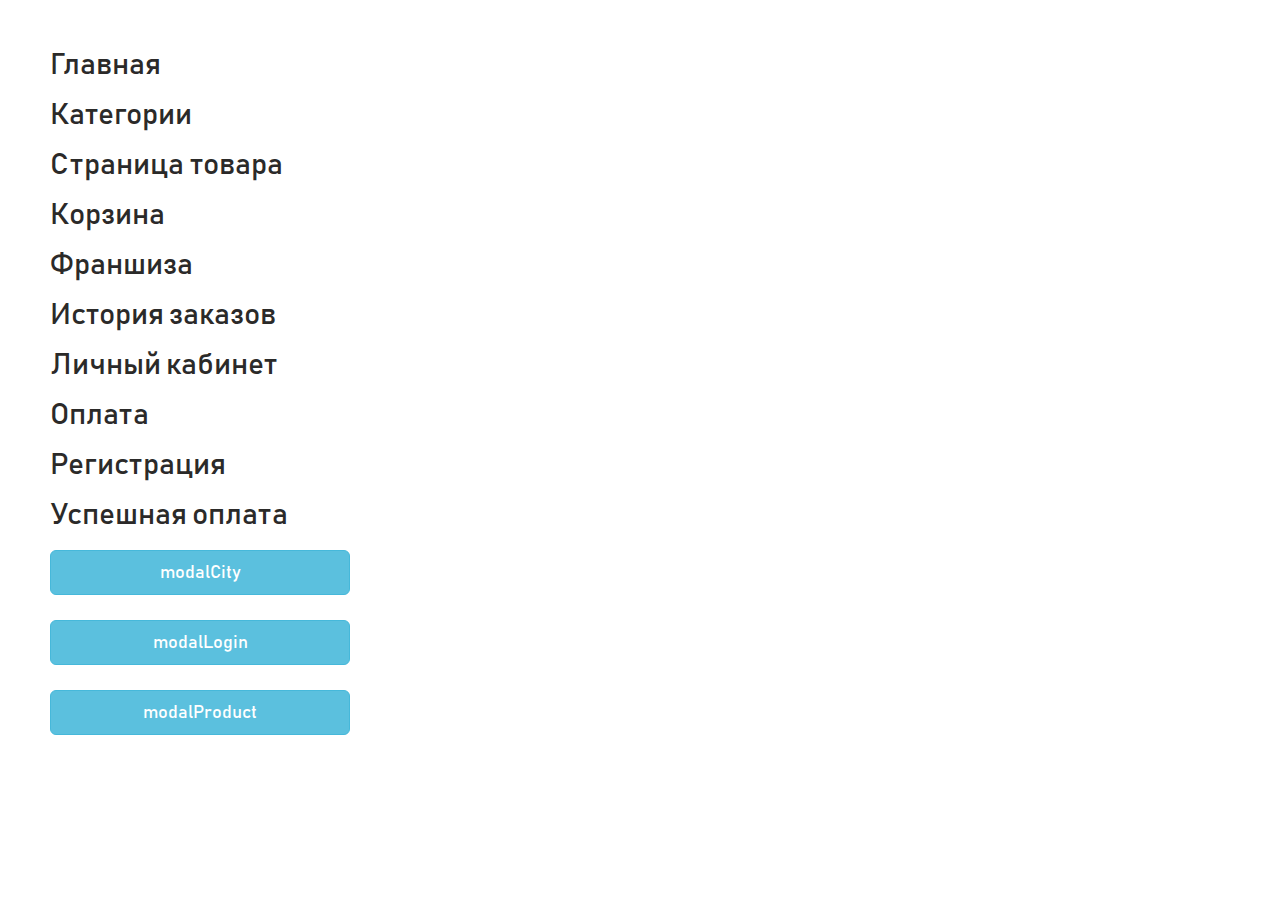
<file: nav.html>
<!DOCTYPE html>
<html lang="en">

<head>
    <meta charset="UTF-8">
    <meta http-equiv="X-UA-Compatible" content="IE=edge">
    <meta name="viewport" content="width=device-width, initial-scale=1.0">
    <link rel="stylesheet" href="css/swiper-bundle.min.css">
    <link rel="stylesheet" href="css/bootstrap.min.css">
    <link rel="stylesheet" href="css/style.css">
    <title>Навигация</title>
</head>

<style>
    .wrapper a {
        font-size: 30px;
    }
    
    .wrapper button {
        margin-bottom: 25px;
        width: 300px;
        height: 45px;
    }
</style>

<body>

    <div class="wrapper" style="padding: 50px;">
        <a href="index.html" style="display: block; margin-bottom: 20px;">
            Главная
        </a>
        <a href="category.html" style="display: block; margin-bottom: 20px;">
            Категории
        </a>
        <a href="product-page.html" style="display: block; margin-bottom: 20px;">
            Страница товара
        </a>
        <a href="cart.html" style="display: block; margin-bottom: 20px;">
            Корзина
        </a>
        <a href="franchise.html" style="display: block; margin-bottom: 20px;">
            Франшиза
        </a>
        <a href="history.html" style="display: block; margin-bottom: 20px;">
            История заказов
        </a>
        <a href="lk.html" style="display: block; margin-bottom: 20px;">
            Личный кабинет
        </a>
        <a href="order.html" style="display: block; margin-bottom: 20px;">
            Оплата
        </a>
        <a href="registration.html" style="display: block; margin-bottom: 20px;">
            Регистрация
        </a>
        <a href="success.html" style="display: block; margin-bottom: 20px;">
            Успешная оплата
        </a>
        <button data-target='#modalCity' type='button' class='btn btn-info btn-lg' data-toggle='modal'>
            modalCity
        </button>
        <button data-target='#modalLogin' type='button' class='btn btn-info btn-lg' data-toggle='modal'>
            modalLogin
        </button>
        <button data-target='#modalProduct' type='button' class='btn btn-info btn-lg' data-toggle='modal'>
            modalProduct
        </button>
    </div>

    <div id='modalCity' class='modal modal-city fade' role='dialog'>
        <div class='modal-dialog'>
            <div class="modal__top">
                <div class="modal__title">
                    <svg width="23" height="31" viewBox="0 0 23 31" fill="none" xmlns="http://www.w3.org/2000/svg">
                        <path d="M11.5 31C11.7464 31 11.9929 30.8776 12.1161 30.7145C12.5679 30.1842 23 17.4987 23 11.4211C23 5.13947 17.825 0 11.5 0C5.175 0 0 5.13947 0 11.4211C0 17.4987 10.4321 30.1842 10.8839 30.7145C11.0071 30.8776 11.2536 31 11.5 31ZM11.5 1.63158C16.9214 1.63158 21.3571 6.03684 21.3571 11.4211C21.3571 16.1118 13.7589 26.0237 11.5 28.8789C8.25536 24.8 1.64286 15.6632 1.64286 11.4211C1.64286 6.03684 6.07857 1.63158 11.5 1.63158Z" fill="#2B2A29"/>
                        <path d="M17 10.5C17 7.475 14.75 5 12 5C9.25 5 7 7.475 7 10.5C7 13.525 9.25 16 12 16C14.75 16 17 13.525 17 10.5ZM8.66667 10.5C8.66667 8.48333 10.1667 6.83333 12 6.83333C13.8333 6.83333 15.3333 8.48333 15.3333 10.5C15.3333 12.5167 13.8333 14.1667 12 14.1667C10.1667 14.1667 8.66667 12.5167 8.66667 10.5Z" fill="#2B2A29"/>
                    </svg>
                    <span>Ваш регион</span>
                </div>
                <button type='button' class='modal__close' data-dismiss='modal'>
                    <svg width="18" height="18" viewBox="0 0 18 18" fill="none" xmlns="http://www.w3.org/2000/svg">
                        <path fill-rule="evenodd" clip-rule="evenodd" d="M0.385714 17.6143C0.642857 17.8714 0.9 18 1.28571 18C1.67143 18 1.92857 17.8714 2.18571 17.6143L9 10.8L15.8143 17.6143C16.0714 17.8714 16.4571 18 16.7143 18C16.9714 18 17.3571 17.8714 17.6143 17.6143C18.1286 17.1 18.1286 16.3286 17.6143 15.8143L10.8 9L17.6143 2.18571C18.1286 1.67143 18.1286 0.9 17.6143 0.385714C17.1 -0.128571 16.3286 -0.128571 15.8143 0.385714L9 7.2L2.18571 0.385714C1.67143 -0.128571 0.9 -0.128571 0.385714 0.385714C-0.128571 0.9 -0.128571 1.67143 0.385714 2.18571L7.2 9L0.385714 15.8143C-0.128571 16.3286 -0.128571 17.1 0.385714 17.6143Z" fill="#2B2A29"/>
                    </svg>
                </button>
            </div>
            <div class="modal__content">
                <div class="modal-city__top">
                    <div class="modal-city__title">Ваш город Красноярск?</div>
                    <button class="modal-city__btn btn btn-yellow">Да</button>
                </div>
                <div class="modal-city__bottom">
                    <div class="modal-city__title">Нет выбрать из списка</div>
                    <div class="modal-city__items">
                        <div class="modal-city__item">Волгоград</div>
                        <div class="modal-city__item">Красноярск</div>
                        <div class="modal-city__item">Пенза</div>
                        <div class="modal-city__item">Воронеж</div>
                        <div class="modal-city__item">Москва</div>
                        <div class="modal-city__item">Самара</div>
                        <div class="modal-city__item">Екатеринбург</div>
                        <div class="modal-city__item">Нижний Новгород</div>
                        <div class="modal-city__item">Санкт-Петербург</div>
                        <div class="modal-city__item">Казань</div>
                        <div class="modal-city__item">Новосибирск</div>
                        <div class="modal-city__item">Уфа</div>
                    </div>
                </div>
            </div>
        </div>
    </div>

    <div id='modalLogin' class='modal modal-login fade' role='dialog'>
        <div class='modal-dialog'>
            <div class="modal__top">
                <div class="modal__title">
                    <svg width="31" height="31" viewBox="0 0 31 31" fill="none" xmlns="http://www.w3.org/2000/svg">
                        <path d="M14.3479 8.73463C13.9191 8.73463 13.5713 8.38684 13.5713 7.95804C13.5713 7.52924 13.9191 7.18146 14.3479 7.18146C16.5447 7.18146 18.5214 7.86647 20.1102 9.04851C21.7413 10.2623 22.9582 11.9981 23.5772 14.0514C24.9463 18.5907 22.068 22.5221 17.7889 23.812C16.4642 24.2113 15.0479 24.3306 13.6898 24.1149C12.4923 23.9247 11.3939 23.4347 10.454 22.7427C9.28735 21.8838 8.35624 20.7079 7.77337 19.4056C6.75817 17.138 6.81849 14.526 8.31707 12.4908C8.89863 11.7014 9.68533 11.0415 10.6644 10.5911C11.5528 10.183 12.5949 9.94794 13.7778 9.94794C16.454 9.94794 18.3651 11.6569 19.2227 13.6592C20.5624 16.7849 19.2549 20.2003 15.4816 20.2003C13.743 20.2003 12.0384 18.9227 11.8575 17.156C11.7285 15.8894 12.4012 14.8359 13.43 14.4023C14.0525 14.1399 15.5463 13.9066 15.6427 14.898C15.6841 15.3233 15.3732 15.7028 14.948 15.7441C14.2044 15.8181 13.3085 16.1197 13.3983 16.9984C13.4987 17.9876 14.5557 18.6471 15.4816 18.6471C16.841 18.6471 17.6431 18.0387 17.9751 17.1956C18.3391 16.2724 18.1789 15.1577 17.7972 14.2658C17.1584 12.7743 15.7461 11.5011 13.7778 11.5011C12.8207 11.5011 11.9948 11.6829 11.3072 11.999C10.5799 12.3336 9.99702 12.8223 9.56646 13.4065C8.39587 14.9957 8.39807 17.012 9.18741 18.7743C9.66288 19.8371 10.421 20.7946 11.3697 21.4933C12.1212 22.0462 12.9915 22.4371 13.9328 22.5864C15.0514 22.7638 16.2313 22.6617 17.346 22.3258C18.5861 21.9515 19.736 21.289 20.6222 20.4023C22.2503 18.7726 22.7508 16.6819 22.0909 14.4943C21.5692 12.7641 20.5509 11.3065 19.1884 10.2926C17.8624 9.30649 16.2027 8.73463 14.3479 8.73463Z" fill="#2B2A29"/>
                        <path fill-rule="evenodd" clip-rule="evenodd" d="M16.5155 31C16.1325 31 15.7499 30.753 15.753 30.2582C15.7587 29.1289 15.8494 27.9816 15.6829 26.8604C15.5967 26.2779 16.0973 25.8954 16.5406 25.8954C16.8351 25.8954 17.104 26.0632 17.1613 26.4523C17.3498 27.7198 17.2929 28.9806 17.2858 30.2582C17.2832 30.753 16.8989 31 16.5155 31ZM7.40385 29.2963C6.84165 29.2963 6.32829 28.5276 6.82531 27.9637C7.6891 26.9828 8.37713 25.8659 9.13964 24.8084C9.31002 24.5716 9.54872 24.4735 9.78337 24.4735C10.3358 24.4735 10.8707 25.0184 10.464 25.582C9.62483 26.7473 8.86144 27.9672 7.91006 29.0479C7.75555 29.2232 7.57775 29.2963 7.40385 29.2963ZM24.302 29.0044C24.0779 29.0044 23.8645 28.8863 23.7433 28.6007C23.2433 27.415 22.6691 26.2269 21.819 25.2504C21.326 24.6838 21.8384 23.9156 22.3985 23.9156C22.5719 23.9156 22.7498 23.9891 22.9043 24.1662C23.8477 25.2504 24.512 26.5082 25.0685 27.8263C25.3286 28.4436 24.7902 29.0044 24.302 29.0044ZM29.7487 22.8427C29.6289 22.8427 29.5026 22.8119 29.3745 22.7416C28.2946 22.1503 27.2284 21.5444 26.052 21.1628C25.2019 20.8885 25.4524 19.6439 26.2113 19.6439C26.2888 19.6439 26.3721 19.6568 26.4592 19.6853C27.7627 20.1062 28.9523 20.7622 30.1479 21.4168C30.8872 21.8214 30.4351 22.8427 29.7487 22.8427ZM1.93778 21.8615C1.23818 21.8615 0.776019 20.833 1.52833 20.4439C2.75579 19.8086 4.10554 19.5243 5.41125 19.1002C5.49896 19.0721 5.58074 19.0593 5.65825 19.0593C6.41762 19.0593 6.66952 20.3043 5.81893 20.5795C4.64521 20.9598 3.40505 21.1966 2.30231 21.7682C2.17773 21.8328 2.05405 21.8615 1.93778 21.8615ZM5.45 14.668C4.13485 14.668 2.88916 14.5307 1.41497 14.5016C-0.322845 14.4679 -0.271119 12.9533 1.59704 12.956C3.16963 12.9586 4.07395 13.0923 5.42005 13.1341C6.39648 13.1653 6.4097 14.668 5.45 14.668ZM30.0521 14.6675C28.8845 14.6675 27.7161 14.6675 26.5481 14.6675C25.5585 14.6675 25.5585 13.1341 26.5481 13.1341C27.7161 13.1341 28.8845 13.1341 30.0521 13.1341C31.0421 13.1341 31.0421 14.6675 30.0521 14.6675ZM7.22858 9.75653C7.06085 9.75653 6.88783 9.70293 6.72854 9.57559C5.81101 8.84315 4.76677 8.30298 3.65822 7.9221C2.8192 7.63508 3.06306 6.39795 3.80971 6.39795C3.89025 6.39795 3.97568 6.41204 4.06678 6.44287C5.44031 6.91484 6.67694 7.58451 7.81279 8.49047C8.42381 8.97918 7.8669 9.75653 7.22858 9.75653ZM24.5213 9.73414C23.8169 9.73414 23.5937 8.52304 24.3967 8.19551C25.5435 7.73108 26.4949 6.89672 27.5237 6.22935C27.6602 6.14088 27.7945 6.10212 27.9208 6.10212C28.5649 6.10212 28.9888 7.10497 28.2976 7.55279C27.1412 8.30298 26.0938 9.15168 24.8039 9.67475C24.7031 9.71564 24.6084 9.73414 24.5213 9.73414ZM11.1622 6.65249C10.8557 6.65249 10.548 6.49181 10.4256 6.12113C10.0052 4.85404 9.22822 3.74513 8.55505 2.60537C8.20587 2.01324 8.73599 1.46162 9.2607 1.46162C9.49321 1.46162 9.72524 1.56982 9.87926 1.83142C10.6247 3.09272 11.4399 4.31299 11.9036 5.71344C12.0919 6.28181 11.6275 6.65249 11.1622 6.65249ZM20.6735 6.1458C20.1981 6.14529 19.7425 5.78126 19.9661 5.22611C20.4055 4.14085 20.8858 3.07421 21.4075 2.02507C21.5449 1.749 21.7676 1.63462 21.9961 1.63462C22.5005 1.63462 23.0324 2.19191 22.7313 2.79941C22.2695 3.72964 21.8345 4.67185 21.4453 5.63467C21.3014 5.99128 20.9835 6.1458 20.6735 6.1458ZM15.7111 5.50961C15.4184 5.50961 15.1516 5.34187 15.0988 4.95307C14.9003 3.50253 14.9835 2.09415 15.1965 0.650655C15.2537 0.261972 15.5222 0.0942383 15.8164 0.0942383C16.2597 0.0942383 16.7603 0.477138 16.6745 1.05921C16.505 2.20651 16.4199 3.39155 16.5784 4.54552C16.6572 5.12697 16.154 5.50961 15.7111 5.50961Z" fill="#2B2A29"/>
                    </svg>
                    <span>Вход на сайт</span>
                </div>
                <button type='button' class='modal__close' data-dismiss='modal'>
                    <svg width="18" height="18" viewBox="0 0 18 18" fill="none" xmlns="http://www.w3.org/2000/svg">
                        <path fill-rule="evenodd" clip-rule="evenodd" d="M0.385714 17.6143C0.642857 17.8714 0.9 18 1.28571 18C1.67143 18 1.92857 17.8714 2.18571 17.6143L9 10.8L15.8143 17.6143C16.0714 17.8714 16.4571 18 16.7143 18C16.9714 18 17.3571 17.8714 17.6143 17.6143C18.1286 17.1 18.1286 16.3286 17.6143 15.8143L10.8 9L17.6143 2.18571C18.1286 1.67143 18.1286 0.9 17.6143 0.385714C17.1 -0.128571 16.3286 -0.128571 15.8143 0.385714L9 7.2L2.18571 0.385714C1.67143 -0.128571 0.9 -0.128571 0.385714 0.385714C-0.128571 0.9 -0.128571 1.67143 0.385714 2.18571L7.2 9L0.385714 15.8143C-0.128571 16.3286 -0.128571 17.1 0.385714 17.6143Z" fill="#2B2A29"/>
                    </svg>
                </button>
            </div>
            <div class="modal__content">
                <form class="modal-login__form">
                    <fieldset class='modal-login__form-group form-group'>
                        <label>Имя</label>
                        <input type='text' />
                    </fieldset>
                    <fieldset class='modal-login__form-group form-group'>
                        <label>Телефон</label>
                        <input type='tel' />
                    </fieldset>
                    <div class="modal-login__form-code">
                        <fieldset class='modal-login__form-group modal-login__form-group--hint form-group'>
                            <label>Выслать код</label>
                            <div class="modal-login__form-hint">Продолжая Вы соглашаетесь с ползовательским соглашением и политикой обработки персональных данных</div>
                        </fieldset>
                        <button class="modal-login__form-code-btn btn btn-yellow">
                            <svg width="18" height="20" viewBox="0 0 18 20" fill="none" xmlns="http://www.w3.org/2000/svg">
                                <path fill-rule="evenodd" clip-rule="evenodd" d="M18 10C17.9922 11.7018 17.2893 13.0965 15.6771 13.9769L6.1243 19.1933C2.61799 21.1081 0.0515873 19.4804 0.0310947 15.725L0 10L0.0310947 4.27496C0.0515873 0.519586 2.61799 -1.10806 6.1243 0.806701L15.6771 6.02311C17.2893 6.90348 17.9922 8.29819 18 10Z" fill="#2B2A29"/>
                            </svg>
                        </button>
                    </div>
                    <fieldset class='modal-login__form-group form-group'>
                        <label>Введите код</label>
                        <input type='text' />
                    </fieldset>
                    <button class="modal-login__form-btn btn btn-yellow">войти</button>
                </form>
            </div>
        </div>
    </div>

    <div id='modalCart' class='modal  modal-cart fade' role='dialog'>
        <div class="container">
            <div class='modal-dialog'>

                <div class="modal__top">
                    <div class="modal__title">
                        <svg width="40" height="32" viewBox="0 0 40 32" fill="none" xmlns="http://www.w3.org/2000/svg">
                        <path d="M7.96449 4.42647L7.92036 4.3175C7.68706 3.73588 7.54466 3.44306 7.41495 3.38088C7.14621 3.25186 6.43557 3.2786 5.09583 3.32874L4.04757 3.36552C3.65381 3.37621 2.61559 3.37153 1.88086 3.36752L1.23439 3.36483C0.585918 3.36283 0.0624549 2.83402 0.0644589 2.18555C0.0664629 1.53707 0.59527 1.01363 1.24375 1.01563L1.89022 1.0183C2.6002 1.02164 3.603 1.02632 3.98541 1.0163L5.01292 0.979522C6.72705 0.915356 7.63423 0.880581 8.42844 1.26165C9.27148 1.66544 9.62645 2.27447 10.0924 3.419C12.203 7.07986 14.1651 7.06784 18.0219 7.04511L36.4345 7.04845C36.9105 7.04377 37.3511 7.11464 37.7482 7.24566L37.8618 7.28979C38.4822 7.51908 38.9836 7.89748 39.3406 8.39754C39.717 8.92434 39.9209 9.56547 39.9209 10.2821C39.9209 10.7133 39.842 11.1833 39.6769 11.6807L37.0469 19.5954C36.377 21.6124 35.7914 22.7389 34.7766 23.4301C33.753 24.1281 32.541 24.2337 30.5876 24.2337L16.3666 24.2323C14.7748 24.237 13.292 23.8266 12.1335 22.92C11.0698 22.0857 10.3077 20.8636 10.0236 19.197C9.79759 17.8706 9.60372 15.7621 9.40116 13.5419C9.08963 10.1344 8.75069 6.44343 8.24995 5.15717L7.96449 4.42647ZM30.2112 25.2198C31.1411 25.2198 31.9888 25.5995 32.6032 26.2132C33.2216 26.8323 33.6013 27.68 33.6013 28.6099C33.6013 29.5398 33.2216 30.3868 32.6079 31.0019C31.9888 31.6203 31.1411 32 30.2112 32C29.2812 32 28.4342 31.6203 27.8192 31.0066C27.2008 30.3868 26.8211 29.5398 26.8211 28.6099C26.8211 27.68 27.2008 26.8323 27.8145 26.2179C28.4342 25.5995 29.2812 25.2198 30.2112 25.2198ZM30.9425 27.8779C30.7574 27.6927 30.4987 27.5783 30.2112 27.5783C29.9237 27.5783 29.665 27.6927 29.4818 27.8758C29.294 28.0637 29.1796 28.3224 29.1796 28.6099C29.1796 28.8974 29.294 29.1561 29.4771 29.3392C29.665 29.5271 29.9237 29.6414 30.2112 29.6414C30.4987 29.6414 30.7574 29.5271 30.9405 29.3439C31.1284 29.1561 31.2427 28.8974 31.2427 28.6099C31.2427 28.3224 31.1284 28.0637 30.9425 27.8779ZM17.2765 25.2198C18.2064 25.2198 19.0541 25.5995 19.6685 26.2132C20.2868 26.8323 20.6666 27.68 20.6666 28.6099C20.6666 29.5398 20.2868 30.3868 19.6731 31.0019C19.0541 31.6203 18.2064 32 17.2765 32C16.3465 32 15.4995 31.6203 14.8844 31.0066C14.2661 30.3868 13.8863 29.5398 13.8863 28.6099C13.8863 27.68 14.2661 26.8323 14.8798 26.2179C15.4995 25.5995 16.3465 25.2198 17.2765 25.2198ZM18.0078 27.8779C17.8226 27.6927 17.5639 27.5783 17.2765 27.5783C16.989 27.5783 16.7303 27.6927 16.5471 27.8758C16.3592 28.0637 16.2449 28.3224 16.2449 28.6099C16.2449 28.8974 16.3592 29.1561 16.5424 29.3392C16.7303 29.5271 16.989 29.6414 17.2765 29.6414C17.5639 29.6414 17.8226 29.5271 18.0058 29.3439C18.1937 29.1561 18.308 28.8974 18.308 28.6099C18.308 28.3224 18.1937 28.0637 18.0078 27.8779ZM18.0319 9.39431C15.0777 9.41236 13.0246 9.42441 11.2263 8.27787C11.4215 9.8409 11.5846 11.6199 11.741 13.3306C11.9362 15.4679 12.1227 17.4983 12.3447 18.8012C12.5225 19.8468 12.9678 20.5882 13.5802 21.0682C14.2928 21.6257 15.2742 21.8785 16.3666 21.8785L30.5876 21.8798C32.0757 21.8751 32.9548 21.8236 33.4502 21.486C33.953 21.1437 34.32 20.3542 34.8167 18.8587L37.4467 10.944C37.5242 10.7086 37.5623 10.486 37.5623 10.2821C37.5623 10.0635 37.5135 9.88636 37.4246 9.76135C37.3471 9.65237 37.2274 9.56345 37.0723 9.50195L37.0115 9.4839C36.851 9.43109 36.6578 9.40234 36.4345 9.40234L18.0319 9.39431Z" fill="#2B2A29"/>
                    </svg>
                        <span>корзина (2)</span>
                    </div>
                    <button type='button' class='modal__close' data-dismiss='modal'>
                    <svg width="18" height="18" viewBox="0 0 18 18" fill="none" xmlns="http://www.w3.org/2000/svg">
                        <path fill-rule="evenodd" clip-rule="evenodd" d="M0.385714 17.6143C0.642857 17.8714 0.9 18 1.28571 18C1.67143 18 1.92857 17.8714 2.18571 17.6143L9 10.8L15.8143 17.6143C16.0714 17.8714 16.4571 18 16.7143 18C16.9714 18 17.3571 17.8714 17.6143 17.6143C18.1286 17.1 18.1286 16.3286 17.6143 15.8143L10.8 9L17.6143 2.18571C18.1286 1.67143 18.1286 0.9 17.6143 0.385714C17.1 -0.128571 16.3286 -0.128571 15.8143 0.385714L9 7.2L2.18571 0.385714C1.67143 -0.128571 0.9 -0.128571 0.385714 0.385714C-0.128571 0.9 -0.128571 1.67143 0.385714 2.18571L7.2 9L0.385714 15.8143C-0.128571 16.3286 -0.128571 17.1 0.385714 17.6143Z" fill="#2B2A29"/>
                    </svg>
                </button>
                </div>
                <div class="modal-cart__content">
                    <div class="modal-cart__items">
                        <div class="modal-cart__item">
                            <a href="" class="modal-cart__item-img">
                                <img src="img/juices.png" alt="">
                            </a>
                            <div class="modal-cart__item-content">
                                <div class="modal-cart__item-top">
                                    <a href="" class="modal-cart__item-title">гранатовый сок</a>
                                    <button class="modal-cart__item-delete">
                                <svg width="22" height="23" viewBox="0 0 22 23" fill="none" xmlns="http://www.w3.org/2000/svg">
                                    <path d="M0.920725 5.93242C0.455478 5.93242 0.078125 5.55507 0.078125 5.08982C0.078125 4.62458 0.455478 4.24722 0.920725 4.24722H5.80008V3.12232C5.80008 2.26109 6.15259 1.47725 6.7191 0.910735C7.28561 0.344223 8.06946 -0.00830078 8.93069 -0.00830078H12.8657C13.7241 -0.00830078 14.507 0.344223 15.0739 0.910735C15.6438 1.47725 15.9963 2.26109 15.9963 3.12232V4.24722H20.8752C21.3404 4.24722 21.7178 4.62458 21.7178 5.08982C21.7178 5.55507 21.3404 5.93242 20.8752 5.93242H18.8566V22.0412C18.8566 22.5065 18.4792 22.8838 18.014 22.8838H3.78098C3.31574 22.8838 2.93838 22.5065 2.93838 22.0412V5.93242H0.920725ZM7.48527 4.24722H14.3111V3.12232C14.3111 2.72586 14.1477 2.36379 13.886 2.10203C13.6257 1.83931 13.2631 1.67691 12.8657 1.67691H8.93069C8.53423 1.67691 8.17216 1.84026 7.9104 2.10203C7.64864 2.36379 7.48527 2.72586 7.48527 3.12232V4.24722ZM8.41243 17.7494C8.41243 18.2146 8.03507 18.592 7.56983 18.592C7.10458 18.592 6.72723 18.2146 6.72723 17.7494V8.80892C6.72723 8.34368 7.10458 7.96632 7.56983 7.96632C8.03507 7.96632 8.41243 8.34368 8.41243 8.80892V17.7494ZM15.0658 17.7494C15.0658 18.2146 14.6885 18.592 14.2232 18.592C13.758 18.592 13.3806 18.2146 13.3806 17.7494V8.80892C13.3806 8.34368 13.758 7.96632 14.2232 7.96632C14.6885 7.96632 15.0658 8.34368 15.0658 8.80892V17.7494ZM17.1714 5.93291H4.62358V21.1986H17.1714V5.93291ZM11.7408 17.7494C11.7408 18.2146 11.3634 18.592 10.8982 18.592C10.433 18.592 10.0556 18.2146 10.0556 17.7494V8.80892C10.0556 8.34368 10.433 7.96632 10.8982 7.96632C11.3634 7.96632 11.7408 8.34368 11.7408 8.80892V17.7494Z" fill="#2B2A29"/>
                                </svg>
                            </button>
                                </div>
                                <div class="modal-cart__item-weight">300 мл</div>
                                <div class="modal-cart__item-category">гранат, лед</div>
                                <div class="modal-cart__item-bottom">
                                    <div class='modal-cart__item-calc cartcalc'>
                                        <button class='ccalc-minus'>
                                        <svg width="12" height="2" viewBox="0 0 12 2" fill="none" xmlns="http://www.w3.org/2000/svg">
                                            <path fill-rule="evenodd" clip-rule="evenodd" d="M0.2516 0.863968C0.2516 1.03151 0.293486 1.15717 0.419143 1.28282C0.544799 1.40848 0.670455 1.45037 0.837997 1.45037L5.27786 1.45037C5.81084 1.45037 6.28311 1.45037 6.45065 1.45037C5.81084 1.45037 6.78574 1.45037 6.45065 1.45037L10.8905 1.45037C11.2256 1.45037 11.4769 1.19905 11.4769 0.86397C11.4769 0.528886 11.2256 0.277574 10.8905 0.277573L6.45065 0.277572C5.86426 0.277572 6.14592 0.277572 5.81084 0.277572C5.47576 0.277572 5.72822 0.277572 5.27786 0.277572L0.837997 0.277572C0.502913 0.277572 0.251601 0.528884 0.2516 0.863968Z" fill="#2B2A29"/>
                                        </svg>
                                    </button>
                                        <input type='text' value='1'>
                                        <button class='ccalc-plus'>
                                        <svg width="12" height="12" viewBox="0 0 12 12" fill="none" xmlns="http://www.w3.org/2000/svg">
                                            <path fill-rule="evenodd" clip-rule="evenodd" d="M5.86397 11.4766C6.03151 11.4766 6.15717 11.4347 6.28282 11.3091C6.40848 11.1834 6.45037 11.0578 6.45037 10.8902V6.45037L10.8902 6.45036C11.0578 6.45037 11.2253 6.36659 11.3091 6.28282C11.3929 6.19905 11.4766 6.03151 11.4766 5.86397C11.4766 5.52888 11.2253 5.27757 10.8902 5.27757L6.45037 5.27757V0.837708C6.45037 0.502624 6.19905 0.251311 5.86397 0.251311C5.52889 0.251312 5.27757 0.502625 5.27757 0.837708L5.27757 5.27757L0.83771 5.27757C0.502626 5.27757 0.251313 5.52888 0.251313 5.86397C0.251313 6.19905 0.502626 6.45036 0.83771 6.45036L5.27757 6.45036L5.27757 10.8902C5.27757 11.2253 5.52889 11.4766 5.86397 11.4766Z" fill="#2B2A29"/>
                                        </svg>
                                    </button>
                                    </div>
                                    <div class="modal-cart__item-price">575₽</div>
                                </div>
                            </div>
                        </div>
                        <div class="modal-cart__item">
                            <a href="" class="modal-cart__item-img">
                                <img src="img/juices2.png" alt="">
                            </a>
                            <div class="modal-cart__item-content">
                                <div class="modal-cart__item-top">
                                    <a href="" class="modal-cart__item-title">грин</a>
                                    <button class="modal-cart__item-delete">
                                <svg width="22" height="23" viewBox="0 0 22 23" fill="none" xmlns="http://www.w3.org/2000/svg">
                                    <path d="M0.920725 5.93242C0.455478 5.93242 0.078125 5.55507 0.078125 5.08982C0.078125 4.62458 0.455478 4.24722 0.920725 4.24722H5.80008V3.12232C5.80008 2.26109 6.15259 1.47725 6.7191 0.910735C7.28561 0.344223 8.06946 -0.00830078 8.93069 -0.00830078H12.8657C13.7241 -0.00830078 14.507 0.344223 15.0739 0.910735C15.6438 1.47725 15.9963 2.26109 15.9963 3.12232V4.24722H20.8752C21.3404 4.24722 21.7178 4.62458 21.7178 5.08982C21.7178 5.55507 21.3404 5.93242 20.8752 5.93242H18.8566V22.0412C18.8566 22.5065 18.4792 22.8838 18.014 22.8838H3.78098C3.31574 22.8838 2.93838 22.5065 2.93838 22.0412V5.93242H0.920725ZM7.48527 4.24722H14.3111V3.12232C14.3111 2.72586 14.1477 2.36379 13.886 2.10203C13.6257 1.83931 13.2631 1.67691 12.8657 1.67691H8.93069C8.53423 1.67691 8.17216 1.84026 7.9104 2.10203C7.64864 2.36379 7.48527 2.72586 7.48527 3.12232V4.24722ZM8.41243 17.7494C8.41243 18.2146 8.03507 18.592 7.56983 18.592C7.10458 18.592 6.72723 18.2146 6.72723 17.7494V8.80892C6.72723 8.34368 7.10458 7.96632 7.56983 7.96632C8.03507 7.96632 8.41243 8.34368 8.41243 8.80892V17.7494ZM15.0658 17.7494C15.0658 18.2146 14.6885 18.592 14.2232 18.592C13.758 18.592 13.3806 18.2146 13.3806 17.7494V8.80892C13.3806 8.34368 13.758 7.96632 14.2232 7.96632C14.6885 7.96632 15.0658 8.34368 15.0658 8.80892V17.7494ZM17.1714 5.93291H4.62358V21.1986H17.1714V5.93291ZM11.7408 17.7494C11.7408 18.2146 11.3634 18.592 10.8982 18.592C10.433 18.592 10.0556 18.2146 10.0556 17.7494V8.80892C10.0556 8.34368 10.433 7.96632 10.8982 7.96632C11.3634 7.96632 11.7408 8.34368 11.7408 8.80892V17.7494Z" fill="#2B2A29"/>
                                </svg>
                            </button>
                                </div>
                                <div class="modal-cart__item-weight">300 мл</div>
                                <div class="modal-cart__item-category">Сельдерей, яблоко, шпинат, спирулина, лед</div>
                                <div class="modal-cart__item-bottom">
                                    <div class='modal-cart__item-calc cartcalc'>
                                        <button class='ccalc-minus'>
                                        <svg width="12" height="2" viewBox="0 0 12 2" fill="none" xmlns="http://www.w3.org/2000/svg">
                                            <path fill-rule="evenodd" clip-rule="evenodd" d="M0.2516 0.863968C0.2516 1.03151 0.293486 1.15717 0.419143 1.28282C0.544799 1.40848 0.670455 1.45037 0.837997 1.45037L5.27786 1.45037C5.81084 1.45037 6.28311 1.45037 6.45065 1.45037C5.81084 1.45037 6.78574 1.45037 6.45065 1.45037L10.8905 1.45037C11.2256 1.45037 11.4769 1.19905 11.4769 0.86397C11.4769 0.528886 11.2256 0.277574 10.8905 0.277573L6.45065 0.277572C5.86426 0.277572 6.14592 0.277572 5.81084 0.277572C5.47576 0.277572 5.72822 0.277572 5.27786 0.277572L0.837997 0.277572C0.502913 0.277572 0.251601 0.528884 0.2516 0.863968Z" fill="#2B2A29"/>
                                        </svg>
                                    </button>
                                        <input type='text' value='1'>
                                        <button class='ccalc-plus'>
                                        <svg width="12" height="12" viewBox="0 0 12 12" fill="none" xmlns="http://www.w3.org/2000/svg">
                                            <path fill-rule="evenodd" clip-rule="evenodd" d="M5.86397 11.4766C6.03151 11.4766 6.15717 11.4347 6.28282 11.3091C6.40848 11.1834 6.45037 11.0578 6.45037 10.8902V6.45037L10.8902 6.45036C11.0578 6.45037 11.2253 6.36659 11.3091 6.28282C11.3929 6.19905 11.4766 6.03151 11.4766 5.86397C11.4766 5.52888 11.2253 5.27757 10.8902 5.27757L6.45037 5.27757V0.837708C6.45037 0.502624 6.19905 0.251311 5.86397 0.251311C5.52889 0.251312 5.27757 0.502625 5.27757 0.837708L5.27757 5.27757L0.83771 5.27757C0.502626 5.27757 0.251313 5.52888 0.251313 5.86397C0.251313 6.19905 0.502626 6.45036 0.83771 6.45036L5.27757 6.45036L5.27757 10.8902C5.27757 11.2253 5.52889 11.4766 5.86397 11.4766Z" fill="#2B2A29"/>
                                        </svg>
                                    </button>
                                    </div>
                                    <div class="modal-cart__item-price">575₽</div>
                                </div>
                            </div>
                        </div>
                        <div class="modal-cart__item">
                            <a href="" class="modal-cart__item-img">
                                <img src="img/juices3.png" alt="">
                            </a>
                            <div class="modal-cart__item-content">
                                <div class="modal-cart__item-top">
                                    <a href="" class="modal-cart__item-title">грин</a>
                                    <button class="modal-cart__item-delete">
                                <svg width="22" height="23" viewBox="0 0 22 23" fill="none" xmlns="http://www.w3.org/2000/svg">
                                    <path d="M0.920725 5.93242C0.455478 5.93242 0.078125 5.55507 0.078125 5.08982C0.078125 4.62458 0.455478 4.24722 0.920725 4.24722H5.80008V3.12232C5.80008 2.26109 6.15259 1.47725 6.7191 0.910735C7.28561 0.344223 8.06946 -0.00830078 8.93069 -0.00830078H12.8657C13.7241 -0.00830078 14.507 0.344223 15.0739 0.910735C15.6438 1.47725 15.9963 2.26109 15.9963 3.12232V4.24722H20.8752C21.3404 4.24722 21.7178 4.62458 21.7178 5.08982C21.7178 5.55507 21.3404 5.93242 20.8752 5.93242H18.8566V22.0412C18.8566 22.5065 18.4792 22.8838 18.014 22.8838H3.78098C3.31574 22.8838 2.93838 22.5065 2.93838 22.0412V5.93242H0.920725ZM7.48527 4.24722H14.3111V3.12232C14.3111 2.72586 14.1477 2.36379 13.886 2.10203C13.6257 1.83931 13.2631 1.67691 12.8657 1.67691H8.93069C8.53423 1.67691 8.17216 1.84026 7.9104 2.10203C7.64864 2.36379 7.48527 2.72586 7.48527 3.12232V4.24722ZM8.41243 17.7494C8.41243 18.2146 8.03507 18.592 7.56983 18.592C7.10458 18.592 6.72723 18.2146 6.72723 17.7494V8.80892C6.72723 8.34368 7.10458 7.96632 7.56983 7.96632C8.03507 7.96632 8.41243 8.34368 8.41243 8.80892V17.7494ZM15.0658 17.7494C15.0658 18.2146 14.6885 18.592 14.2232 18.592C13.758 18.592 13.3806 18.2146 13.3806 17.7494V8.80892C13.3806 8.34368 13.758 7.96632 14.2232 7.96632C14.6885 7.96632 15.0658 8.34368 15.0658 8.80892V17.7494ZM17.1714 5.93291H4.62358V21.1986H17.1714V5.93291ZM11.7408 17.7494C11.7408 18.2146 11.3634 18.592 10.8982 18.592C10.433 18.592 10.0556 18.2146 10.0556 17.7494V8.80892C10.0556 8.34368 10.433 7.96632 10.8982 7.96632C11.3634 7.96632 11.7408 8.34368 11.7408 8.80892V17.7494Z" fill="#2B2A29"/>
                                </svg>
                            </button>
                                </div>
                                <div class="modal-cart__item-weight">300 мл</div>
                                <div class="modal-cart__item-category">Сельдерей, яблоко, шпинат, спирулина, лед</div>
                                <div class="modal-cart__item-bottom">
                                    <div class='modal-cart__item-calc cartcalc'>
                                        <button class='ccalc-minus'>
                                        <svg width="12" height="2" viewBox="0 0 12 2" fill="none" xmlns="http://www.w3.org/2000/svg">
                                            <path fill-rule="evenodd" clip-rule="evenodd" d="M0.2516 0.863968C0.2516 1.03151 0.293486 1.15717 0.419143 1.28282C0.544799 1.40848 0.670455 1.45037 0.837997 1.45037L5.27786 1.45037C5.81084 1.45037 6.28311 1.45037 6.45065 1.45037C5.81084 1.45037 6.78574 1.45037 6.45065 1.45037L10.8905 1.45037C11.2256 1.45037 11.4769 1.19905 11.4769 0.86397C11.4769 0.528886 11.2256 0.277574 10.8905 0.277573L6.45065 0.277572C5.86426 0.277572 6.14592 0.277572 5.81084 0.277572C5.47576 0.277572 5.72822 0.277572 5.27786 0.277572L0.837997 0.277572C0.502913 0.277572 0.251601 0.528884 0.2516 0.863968Z" fill="#2B2A29"/>
                                        </svg>
                                    </button>
                                        <input type='text' value='1'>
                                        <button class='ccalc-plus'>
                                        <svg width="12" height="12" viewBox="0 0 12 12" fill="none" xmlns="http://www.w3.org/2000/svg">
                                            <path fill-rule="evenodd" clip-rule="evenodd" d="M5.86397 11.4766C6.03151 11.4766 6.15717 11.4347 6.28282 11.3091C6.40848 11.1834 6.45037 11.0578 6.45037 10.8902V6.45037L10.8902 6.45036C11.0578 6.45037 11.2253 6.36659 11.3091 6.28282C11.3929 6.19905 11.4766 6.03151 11.4766 5.86397C11.4766 5.52888 11.2253 5.27757 10.8902 5.27757L6.45037 5.27757V0.837708C6.45037 0.502624 6.19905 0.251311 5.86397 0.251311C5.52889 0.251312 5.27757 0.502625 5.27757 0.837708L5.27757 5.27757L0.83771 5.27757C0.502626 5.27757 0.251313 5.52888 0.251313 5.86397C0.251313 6.19905 0.502626 6.45036 0.83771 6.45036L5.27757 6.45036L5.27757 10.8902C5.27757 11.2253 5.52889 11.4766 5.86397 11.4766Z" fill="#2B2A29"/>
                                        </svg>
                                    </button>
                                    </div>
                                    <div class="modal-cart__item-price">575₽</div>
                                </div>
                            </div>
                        </div>
                        <div class="modal-cart__gift">
                            <div class="modal-cart__gift-title">
                                <span>бутылочка</span>
                                <svg width="18" height="23" viewBox="0 0 18 23" fill="none" xmlns="http://www.w3.org/2000/svg">
                                <path d="M8.13426 5.65486C7.93521 2.75259 7.00773 1.76925 6.10602 1.78406C5.65492 1.79121 5.19237 2.03466 4.83579 2.39553C4.47778 2.75831 4.23959 3.22421 4.23815 3.67339C4.23529 4.57653 5.22961 5.49304 8.13426 5.65486ZM5.5776 21.2956V7.36137H3.05052C2.7961 7.36137 2.56362 7.46638 2.3956 7.63441C2.22757 7.80243 2.12256 8.03491 2.12256 8.28933V20.3676C2.12256 20.6221 2.22757 20.8545 2.3956 21.0225C2.56362 21.1906 2.7961 21.2956 3.05052 21.2956H5.5776ZM7.26167 7.36137V21.2956H10.7563V7.36137H7.26167ZM12.4404 7.36137V21.2956H14.9675C15.2219 21.2956 15.4544 21.1906 15.6224 21.0225C15.7904 20.8545 15.8954 20.6221 15.8954 20.3676V8.28933C15.8954 8.03491 15.7904 7.80243 15.6224 7.63441C15.4544 7.46638 15.2219 7.36137 14.9675 7.36137H12.4404ZM9.00876 2.14778C9.73862 0.651306 10.8465 0.0885179 11.9382 0.106655C12.8471 0.120981 13.7312 0.562526 14.3789 1.2184C15.0252 1.87236 15.4534 2.7607 15.4572 3.67004C15.4596 4.37079 15.2233 5.0744 14.6562 5.67729H14.9675C15.6864 5.67729 16.3403 5.97134 16.8129 6.44391C17.2855 6.91648 17.5795 7.57045 17.5795 8.28933V20.3676C17.5795 21.0865 17.2855 21.7405 16.8129 22.213C16.3403 22.6856 15.6864 22.9797 14.9675 22.9797H11.5984H6.41963H3.05052C2.33164 22.9797 1.67767 22.6856 1.2051 22.213C0.732526 21.7405 0.438477 21.0865 0.438477 20.3676V8.28933C0.438477 7.57045 0.732526 6.91648 1.2051 6.44391C1.67767 5.97134 2.33164 5.67729 3.05052 5.67729H3.36127C2.79466 5.07584 2.55838 4.37271 2.56076 3.67339C2.56362 2.76165 2.99324 1.87236 3.63861 1.2184C4.28637 0.562526 5.16994 0.121934 6.07928 0.106655C7.17097 0.0885179 8.27842 0.651788 9.00876 2.14778ZM11.9115 1.78406C11.0103 1.76925 10.0828 2.75259 9.88421 5.65486C12.787 5.49351 13.7818 4.57748 13.7798 3.67482C13.7779 3.22372 13.5397 2.75831 13.1817 2.39553C12.8251 2.03466 12.3626 1.79121 11.9115 1.78406Z" fill="#2B2A29"/>
                            </svg>
                            </div>
                            <div class="modal-cart__item-price">0₽</div>
                        </div>
                    </div>
                    <div class="modal-cart__sum">
                        <div class="modal-cart__sum-title">сумма заказа</div>
                        <div class="modal-cart__item-price">1000₽</div>
                    </div>
                </div>
            </div>
        </div>
    </div>

    <div id='modalProduct' class='modal modal-product fade' role='dialog'>
        <div class='modal-dialog'>
            <div class='product__inner'>
                <button type='button' class='modal-product__close modal__close' data-dismiss='modal'>
                    <svg width="18" height="18" viewBox="0 0 18 18" fill="none" xmlns="http://www.w3.org/2000/svg">
                        <path fill-rule="evenodd" clip-rule="evenodd" d="M0.385714 17.6143C0.642857 17.8714 0.9 18 1.28571 18C1.67143 18 1.92857 17.8714 2.18571 17.6143L9 10.8L15.8143 17.6143C16.0714 17.8714 16.4571 18 16.7143 18C16.9714 18 17.3571 17.8714 17.6143 17.6143C18.1286 17.1 18.1286 16.3286 17.6143 15.8143L10.8 9L17.6143 2.18571C18.1286 1.67143 18.1286 0.9 17.6143 0.385714C17.1 -0.128571 16.3286 -0.128571 15.8143 0.385714L9 7.2L2.18571 0.385714C1.67143 -0.128571 0.9 -0.128571 0.385714 0.385714C-0.128571 0.9 -0.128571 1.67143 0.385714 2.18571L7.2 9L0.385714 15.8143C-0.128571 16.3286 -0.128571 17.1 0.385714 17.6143Z" fill="#2B2A29"/>
                    </svg>
                </button>
                <div class="product__img">
                    <img src="img/product.png" alt="">
                </div>
                <div class="product__right">
                    <h1 class="product__title">грин</h1>
                    <div class="product__weight">
                        <div class="product__weight-item">
                            <input checked type='radio' class='radio' id='weight1' name='weight' />
                            <label for='weight1'>300 мл</label>
                        </div>
                        <div class="product__weight-item">
                            <input type='radio' class='radio' id='weight2' name='weight' />
                            <label for='weight2'>500 мл</label>
                        </div>
                        <div class="product__weight-item">
                            <input type='radio' class='radio' id='weight3' name='weight' />
                            <label for='weight3'>1 л</label>
                        </div>
                    </div>
                    <div class="product__items">
                        <div class="product__item">
                            <div class="product__item-title">Ингридиенты</div>
                            <div class="product__item-desc">сельдерей, яблоко, шпинат, спирулина, лед</div>
                        </div>
                        <div class="product__item">
                            <div class="product__item-title">Пищевая ценность на 100г</div>
                            <div class="product__item-desc">Белки:</div>
                            <div class="product__item-desc">Жиры:</div>
                            <div class="product__item-desc">Углеводы:</div>
                        </div>
                        <div class="product__item">
                            <div class="product__item-title">Срок хранения</div>
                            <div class="product__item-desc">12 часов</div>
                        </div>
                        <div class="product__item">
                            <div class="product__item-title">Условия хранения</div>
                            <div class="product__item-desc">в холодильнике</div>
                        </div>
                    </div>
                    <div class="product__bottom">
                        <div class="product__price">375₽</div>
                        <button class="product__favourite">
                            <svg width="34" height="29" viewBox="0 0 34 29" fill="none" xmlns="http://www.w3.org/2000/svg">
                                <path fill-rule="evenodd" clip-rule="evenodd" d="M17 26.9375L5.08662 16.0104C-7.23887 4.70634 12.1976 -4.57492 17 5.39958C21.8024 -4.57492 41.2388 4.70634 28.9134 16.0104L17 26.9375Z" stroke="#2B2A29" stroke-width="2" stroke-miterlimit="22.9256"/>
                            </svg>
                        </button>
                        <button class="product__btn btn btn-yellow">в корзину</button>
                    </div>
                </div>
            </div>
        </div>
    </div>



    <script src="js/jquery-2.2.4.min.js"></script>
    <script src="js/swiper.js "></script>
    <script src="js/bootstrap.min.js "></script>
    <script src="js/jquery.maskedinput.min.js"></script>
    <script src="js/index.js "></script>
</body>

</html>
</file>
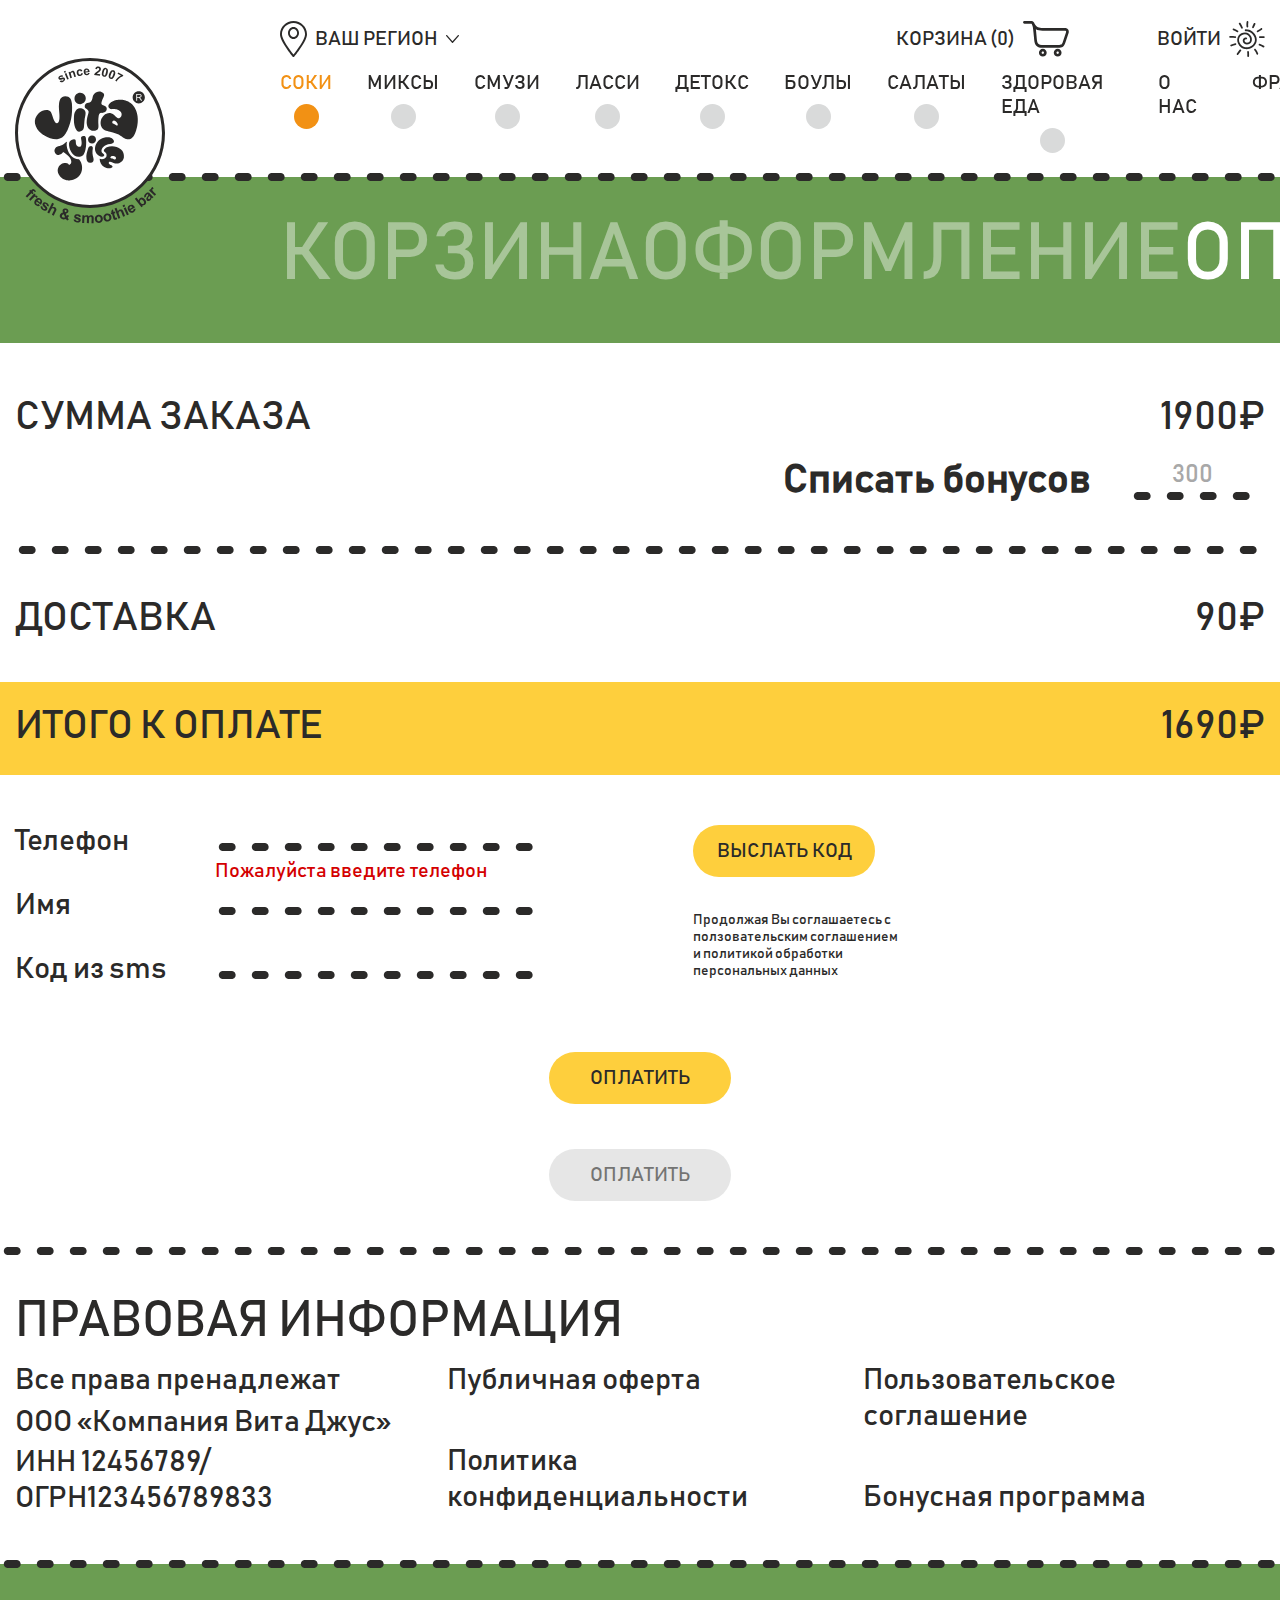
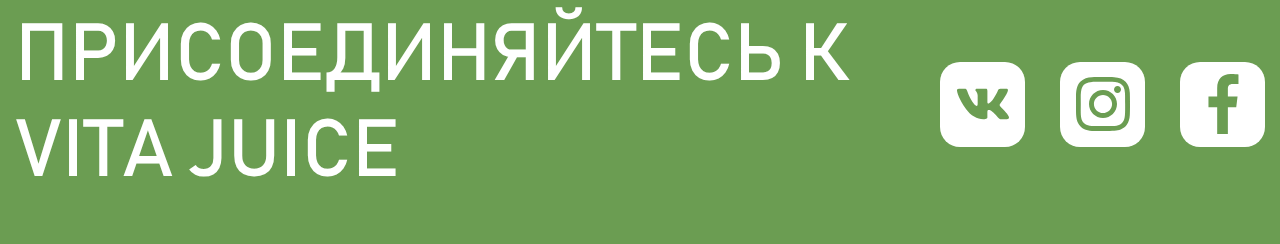
<file: order.html>
<!DOCTYPE html>
<html lang="en">

<head>
    <meta charset="UTF-8">
    <meta http-equiv="X-UA-Compatible" content="IE=edge">
    <meta name="viewport" content="width=device-width, initial-scale=1.0">
    <link rel="stylesheet" href="css/swiper-bundle.min.css">
    <link rel="stylesheet" href="css/bootstrap.min.css">
    <link rel="stylesheet" href="css/style.css">
    <title>оплата</title>
</head>

<body>

    <div class="wrapper">
        <header class='header border-b'>
            <div class='container'>
                <div class='header__inner'>
                    <div class="header__top">
                        <div class="header__mob">
                            <button class="header__burger">
                                <span></span>
                                <span></span>
                                <span></span>
                            </button>
                            <button class="header__mob-menu header__link">меню</button>
                        </div>
                        <button class="header__city header__link" data-toggle='modal' data-target='#modalCity'>
                            <svg width="27" height="36" viewBox="0 0 27 36" fill="none" xmlns="http://www.w3.org/2000/svg">
                                <path d="M13.5 36C13.7893 36 14.0786 35.8579 14.2232 35.6684C14.7536 35.0526 27 20.3211 27 13.2632C27 5.96842 20.925 0 13.5 0C6.075 0 0 5.96842 0 13.2632C0 20.3211 12.2464 35.0526 12.7768 35.6684C12.9214 35.8579 13.2107 36 13.5 36ZM13.5 1.89474C19.8643 1.89474 25.0714 7.01053 25.0714 13.2632C25.0714 18.7105 16.1518 30.2211 13.5 33.5368C9.69107 28.8 1.92857 18.1895 1.92857 13.2632C1.92857 7.01053 7.13571 1.89474 13.5 1.89474Z" fill="#2B2A29"/>
                                <path d="M19 12C19 8.7 16.525 6 13.5 6C10.475 6 8 8.7 8 12C8 15.3 10.475 18 13.5 18C16.525 18 19 15.3 19 12ZM9.83333 12C9.83333 9.8 11.4833 8 13.5 8C15.5167 8 17.1667 9.8 17.1667 12C17.1667 14.2 15.5167 16 13.5 16C11.4833 16 9.83333 14.2 9.83333 12Z" fill="#2B2A29"/>
                            </svg>
                            <span>ваш регион</span>
                            <svg class="header__city-arrow" width="13" height="8" viewBox="0 0 13 8" fill="none" xmlns="http://www.w3.org/2000/svg">
                                <path d="M0.174303 1.09526C-0.0908161 0.83305 -0.0377922 0.413521 0.227327 0.151315C0.492446 -0.0584495 0.916637 -0.0584495 1.18176 0.203756L6.48414 6.28693L11.8395 0.203757C12.0516 -0.058449 12.4758 -0.0584489 12.794 0.151316C13.0591 0.413522 13.0591 0.833051 12.847 1.09526L7.01438 7.75528C6.74926 8.06993 6.27205 8.06993 6.00693 7.75528L0.174303 1.09526Z" fill="#2B2A29"/>
                            </svg>
                        </button>
                        <div class="header__top-right">
                            <button class="header__link header__cart" data-toggle='modal' data-target='#modalCart'>
                                <span>корзина (0)</span>
                                <svg width="46" height="37" viewBox="0 0 46 37" fill="none" xmlns="http://www.w3.org/2000/svg">
                                    <path d="M9.13155 4.94168L9.08091 4.8166C8.81314 4.14908 8.64971 3.81301 8.50085 3.74165C8.1924 3.59357 7.3768 3.62426 5.83918 3.68181L4.63608 3.72402C4.18416 3.73628 2.99259 3.73092 2.14934 3.72632L1.40738 3.72323C0.663125 3.72093 0.0623428 3.11401 0.0646428 2.36975C0.0669428 1.6255 0.673858 1.02474 1.41812 1.02704L2.16007 1.0301C2.97493 1.03394 4.12585 1.0393 4.56473 1.0278L5.74402 0.985593C7.71133 0.911949 8.75251 0.872038 9.66403 1.30939C10.6316 1.77283 11.039 2.47181 11.5738 3.78539C13.9961 7.98699 16.248 7.97319 20.6745 7.9471L41.8068 7.95093C42.3531 7.94557 42.8587 8.0269 43.3145 8.17727L43.4449 8.22792C44.1569 8.49108 44.7324 8.92537 45.1421 9.49929C45.5741 10.1039 45.8081 10.8397 45.8081 11.6622C45.8081 12.1571 45.7176 12.6965 45.5281 13.2674L42.5096 22.3512C41.7408 24.666 41.0686 25.9589 39.9039 26.7523C38.7292 27.5533 37.3382 27.6745 35.0962 27.6745L18.7747 27.673C16.9478 27.6784 15.246 27.2073 13.9163 26.1668C12.6955 25.2093 11.8209 23.8067 11.4948 21.8939C11.2354 20.3716 11.0129 17.9516 10.7804 15.4035C10.4229 11.4927 10.0339 7.25655 9.45918 5.7803L9.13155 4.94168ZM34.6642 28.8063C35.7315 28.8063 36.7044 29.2421 37.4095 29.9464C38.1192 30.6569 38.5551 31.6298 38.5551 32.6971C38.5551 33.7644 38.1192 34.7365 37.4149 35.4424C36.7044 36.1521 35.7315 36.588 34.6642 36.588C33.5969 36.588 32.6248 36.1521 31.9189 35.4478C31.2092 34.7365 30.7733 33.7644 30.7733 32.6971C30.7733 31.6298 31.2092 30.6569 31.9135 29.9518C32.6248 29.2421 33.5969 28.8063 34.6642 28.8063ZM35.5036 31.857C35.2911 31.6444 34.9941 31.5132 34.6642 31.5132C34.3343 31.5132 34.0373 31.6444 33.8271 31.8547C33.6115 32.0702 33.4803 32.3672 33.4803 32.6971C33.4803 33.027 33.6115 33.324 33.8217 33.5342C34.0373 33.7498 34.3343 33.881 34.6642 33.881C34.9941 33.881 35.2911 33.7498 35.5013 33.5396C35.7169 33.324 35.8481 33.027 35.8481 32.6971C35.8481 32.3672 35.7169 32.0702 35.5036 31.857ZM19.819 28.8063C20.8862 28.8063 21.8591 29.2421 22.5643 29.9464C23.274 30.6569 23.7098 31.6298 23.7098 32.6971C23.7098 33.7644 23.274 34.7365 22.5696 35.4424C21.8591 36.1521 20.8862 36.588 19.819 36.588C18.7517 36.588 17.7795 36.1521 17.0736 35.4478C16.3639 34.7365 15.9281 33.7644 15.9281 32.6971C15.9281 31.6298 16.3639 30.6569 17.0683 29.9518C17.7795 29.2421 18.7517 28.8063 19.819 28.8063ZM20.6583 31.857C20.4458 31.6444 20.1489 31.5132 19.819 31.5132C19.489 31.5132 19.1921 31.6444 18.9818 31.8547C18.7662 32.0702 18.635 32.3672 18.635 32.6971C18.635 33.027 18.7662 33.324 18.9765 33.5342C19.1921 33.7498 19.489 33.881 19.819 33.881C20.1489 33.881 20.4458 33.7498 20.656 33.5396C20.8717 33.324 21.0029 33.027 21.0029 32.6971C21.0029 32.3672 20.8717 32.0702 20.6583 31.857ZM20.686 10.6433C17.2954 10.664 14.9391 10.6778 12.8751 9.36195C13.0991 11.1558 13.2864 13.1976 13.4659 15.161C13.6899 17.614 13.904 19.9442 14.1587 21.4396C14.3628 22.6397 14.8738 23.4906 15.5767 24.0415C16.3946 24.6814 17.5209 24.9714 18.7747 24.9714L35.0962 24.9729C36.8041 24.9676 37.8131 24.9085 38.3817 24.521C38.9587 24.1282 39.3799 23.222 39.95 21.5056L42.9684 12.4218C43.0574 12.1518 43.1012 11.8963 43.1012 11.6622C43.1012 11.4113 43.0452 11.208 42.9431 11.0645C42.8541 10.9395 42.7168 10.8374 42.5388 10.7668L42.4689 10.7461C42.2848 10.6855 42.063 10.6525 41.8068 10.6525L20.686 10.6433Z" fill="#2B2A29"/>
                                </svg>
                            </button>
                            <button class="header__link header__login" data-toggle='modal' data-target='#modalLogin'>
                                <span>войти</span>
                                <svg width="36" height="36" viewBox="0 0 36 36" fill="none" xmlns="http://www.w3.org/2000/svg">
                                    <path d="M16.6468 10.1338C16.1486 10.1338 15.7445 9.72966 15.7445 9.23142C15.7445 8.73318 16.1486 8.32907 16.6468 8.32907C19.1994 8.32907 21.4962 9.12501 23.3423 10.4985C25.2376 11.9088 26.6515 13.9258 27.3707 16.3116C28.9616 21.586 25.6171 26.154 20.645 27.6528C19.1058 28.1168 17.4602 28.2554 15.8821 28.0048C14.4907 27.7838 13.2144 27.2145 12.1223 26.4103C10.7667 25.4123 9.68484 24.046 9.00757 22.5329C7.82797 19.898 7.89805 16.863 9.63932 14.4982C10.3151 13.581 11.2292 12.8142 12.3668 12.2909C13.3991 11.8167 14.6099 11.5436 15.9844 11.5436C19.094 11.5436 21.3146 13.5293 22.3111 15.8558C23.8677 19.4877 22.3484 23.4562 17.964 23.4562C15.944 23.4562 13.9633 21.9717 13.7531 19.9189C13.6032 18.4472 14.3848 17.2231 15.5803 16.7193C16.3036 16.4144 18.0392 16.1433 18.1513 17.2953C18.1994 17.7894 17.8382 18.2304 17.3441 18.2784C16.4801 18.3644 15.4391 18.7148 15.5435 19.7358C15.6601 20.8852 16.8883 21.6515 17.964 21.6515C19.5437 21.6515 20.4757 20.9446 20.8614 19.965C21.2844 18.8923 21.0982 17.5971 20.6547 16.5607C19.9125 14.8276 18.2715 13.3483 15.9844 13.3483C14.8723 13.3483 13.9127 13.5595 13.1137 13.9268C12.2686 14.3156 11.5913 14.8834 11.091 15.5622C9.73088 17.4088 9.73344 19.7517 10.6506 21.7993C11.2031 23.0342 12.0839 24.1468 13.1863 24.9586C14.0595 25.6011 15.0708 26.0553 16.1645 26.2287C17.4643 26.4349 18.8352 26.3162 20.1304 25.9259C21.5714 25.4911 22.9075 24.7212 23.9372 23.691C25.8289 21.7973 26.4105 19.368 25.6437 16.8262C25.0376 14.8158 23.8544 13.1222 22.2712 11.9441C20.7304 10.7982 18.8019 10.1338 16.6468 10.1338V10.1338Z" fill="#2B2A29"/>
                                    <path fill-rule="evenodd" clip-rule="evenodd" d="M19.1657 36.0052C18.7206 36.0052 18.276 35.7182 18.2797 35.1433C18.2863 33.8311 18.3917 32.498 18.1983 31.1952C18.0981 30.5184 18.6797 30.0739 19.1948 30.0739C19.5371 30.0739 19.8495 30.2688 19.916 30.721C20.135 32.1938 20.0689 33.6587 20.0608 35.1433C20.0577 35.7182 19.6112 36.0052 19.1657 36.0052V36.0052ZM8.57843 34.0256C7.92519 34.0256 7.32869 33.1324 7.90619 32.4771C8.90987 31.3374 9.70933 30.0396 10.5953 28.8109C10.7933 28.5357 11.0706 28.4217 11.3433 28.4217C11.9851 28.4217 12.6067 29.0549 12.1341 29.7098C11.1591 31.0637 10.2721 32.4812 9.16662 33.737C8.98709 33.9406 8.7805 34.0256 8.57843 34.0256V34.0256ZM28.2131 33.6864C27.9527 33.6864 27.7048 33.5492 27.564 33.2173C26.983 31.8397 26.3158 30.4591 25.3281 29.3245C24.7552 28.6661 25.3506 27.7736 26.0013 27.7736C26.2028 27.7736 26.4095 27.8589 26.5891 28.0647C27.6853 29.3245 28.4571 30.786 29.1038 32.3175C29.406 33.0347 28.7804 33.6864 28.2131 33.6864V33.6864ZM34.5419 26.5269C34.4027 26.5269 34.2559 26.4911 34.1071 26.4093C32.8523 25.7223 31.6134 25.0183 30.2465 24.5749C29.2588 24.2562 29.5499 22.8101 30.4316 22.8101C30.5217 22.8101 30.6185 22.825 30.7197 22.8582C32.2343 23.3472 33.6166 24.1094 35.0058 24.8701C35.8647 25.3401 35.3394 26.5269 34.5419 26.5269V26.5269ZM2.22716 25.3868C1.41426 25.3868 0.877263 24.1917 1.75141 23.7396C3.17765 23.0015 4.74598 22.671 6.26314 22.1783C6.36505 22.1456 6.46007 22.1308 6.55014 22.1308C7.43249 22.1308 7.72518 23.5773 6.73685 23.8971C5.37305 24.3391 3.93205 24.6142 2.65073 25.2783C2.50597 25.3534 2.36226 25.3868 2.22716 25.3868V25.3868ZM6.30817 17.0283C4.78004 17.0283 3.33262 16.8688 1.61969 16.835C-0.399554 16.7958 -0.339451 15.0359 1.83125 15.039C3.6585 15.0421 4.70927 15.1975 6.27337 15.246C7.40792 15.2823 7.42328 17.0283 6.30817 17.0283ZM34.8944 17.0277C33.5377 17.0277 32.1801 17.0277 30.823 17.0277C29.6731 17.0277 29.6731 15.246 30.823 15.246C32.1801 15.246 33.5377 15.246 34.8944 15.246C36.0447 15.246 36.0447 17.0277 34.8944 17.0277ZM8.37478 11.3215C8.17988 11.3215 7.97885 11.2592 7.79375 11.1112C6.72764 10.2602 5.51429 9.63251 4.22622 9.18995C3.25133 8.85646 3.53468 7.41898 4.40225 7.41898C4.49583 7.41898 4.59509 7.43535 4.70094 7.47118C6.29691 8.01958 7.73381 8.79769 9.0536 9.85037C9.76357 10.4182 9.11646 11.3215 8.37478 11.3215ZM28.468 11.2954C27.6495 11.2954 27.3901 9.88822 28.3232 9.50765C29.6557 8.96801 30.7612 7.99853 31.9565 7.22307C32.1152 7.12028 32.2712 7.07525 32.418 7.07525C33.1664 7.07525 33.659 8.2405 32.8558 8.76084C31.5121 9.63251 30.2951 10.6187 28.7963 11.2264C28.6792 11.2739 28.5691 11.2954 28.468 11.2954V11.2954ZM12.9454 7.71474C12.5893 7.71474 12.2318 7.52804 12.0895 7.09733C11.6011 5.62505 10.6983 4.33656 9.91606 3.01222C9.51034 2.32419 10.1263 1.68324 10.736 1.68324C11.0062 1.68324 11.2758 1.80896 11.4547 2.11292C12.3208 3.57848 13.2681 4.99637 13.8069 6.62362C14.0257 7.28403 13.4861 7.71474 12.9454 7.71474ZM23.997 7.12599C23.4447 7.12541 22.9152 6.70242 23.1751 6.05737C23.6856 4.79636 24.2437 3.55699 24.8498 2.33794C25.0095 2.01716 25.2683 1.88426 25.5338 1.88426C26.1199 1.88426 26.7379 2.53179 26.388 3.23768C25.8515 4.31856 25.3461 5.41335 24.8938 6.53209C24.7266 6.94645 24.3573 7.12599 23.997 7.12599V7.12599ZM18.231 6.38677C17.8909 6.38677 17.5808 6.19188 17.5196 5.74011C17.2889 4.05466 17.3855 2.4182 17.633 0.740947C17.6995 0.289318 18.0115 0.0944214 18.3534 0.0944214C18.8685 0.0944214 19.4501 0.53933 19.3504 1.21567C19.1534 2.54876 19.0546 3.92571 19.2388 5.26656C19.3303 5.94217 18.7456 6.38677 18.231 6.38677Z" fill="#2B2A29"/>
                                </svg>
                            </button>
                        </div>
                    </div>
                    <div class="header__bottom">
                        <nav class="header__menu1">
                            <div class="header__menu1-top">
                                <span class="header__menu1-title header__link">меню</span>
                                <button class="header__menu1-close">
                                    <svg width="15" height="14" viewBox="0 0 15 14" fill="none" xmlns="http://www.w3.org/2000/svg">
                                        <path fill-rule="evenodd" clip-rule="evenodd" d="M0.334668 13.7002C0.534668 13.9002 0.734668 14.0002 1.03467 14.0002C1.33467 14.0002 1.53467 13.9002 1.73467 13.7002L7.03467 8.40024L12.3347 13.7002C12.5347 13.9002 12.8347 14.0002 13.0347 14.0002C13.2347 14.0002 13.5347 13.9002 13.7347 13.7002C14.1347 13.3002 14.1347 12.7002 13.7347 12.3002L8.43467 7.00024L13.7347 1.70024C14.1347 1.30024 14.1347 0.700244 13.7347 0.300244C13.3347 -0.0997559 12.7347 -0.0997559 12.3347 0.300244L7.03467 5.60024L1.73467 0.300244C1.33467 -0.0997559 0.734668 -0.0997559 0.334668 0.300244C-0.065332 0.700244 -0.065332 1.30024 0.334668 1.70024L5.63467 7.00024L0.334668 12.3002C-0.065332 12.7002 -0.065332 13.3002 0.334668 13.7002Z" fill="#2B2A29"/>
                                    </svg>
                                </button>
                            </div>
                            <div class="header__menu1-wrap">
                                <a href="" class="header__menu1-item active-link header__link header__menu1-item--color1">
                                    <span>соки</span>
                                    <i></i>
                                </a>
                                <a href="" class="header__menu1-item header__link header__menu1-item--color2">
                                    <span>миксы</span>
                                    <i></i>
                                </a>
                                <a href="" class="header__menu1-item header__link header__menu1-item--color3">
                                    <span>смузи</span>
                                    <i></i>
                                </a>
                                <a href="" class="header__menu1-item header__link header__menu1-item--color4">
                                    <span>ласси</span>
                                    <i></i>
                                </a>
                                <a href="" class="header__menu1-item header__link header__menu1-item--color5">
                                    <span>детокс</span>
                                    <i></i>
                                </a>
                                <a href="" class="header__menu1-item header__link header__menu1-item--color6">
                                    <span>боулы</span>
                                    <i></i>
                                </a>
                                <a href="" class="header__menu1-item header__link header__menu1-item--color7">
                                    <span>салаты</span>
                                    <i></i>
                                </a>
                                <a href="" class="header__menu1-item header__link header__menu1-item--color8">
                                    <span>здоровая еда</span>
                                    <i></i>
                                </a>
                            </div>
                        </nav>
                        <nav class="header__menu2">
                            <div class="header__menu2-top">
                                <a href="index.html" class="header__logo">
                                    <svg viewBox="0 0 150 166" fill="none" xmlns="http://www.w3.org/2000/svg">
                                        <path fill-rule="evenodd" clip-rule="evenodd" d="M75.0001 2.09763C115.263 2.09763 147.903 34.7373 147.903 75.0003C147.903 115.263 115.263 147.903 75.0001 147.903C34.7371 147.903 2.09741 115.263 2.09741 75.0003C2.09741 34.7373 34.7371 2.09763 75.0001 2.09763Z" fill="#FEFEFE"/>
                                        <path fill-rule="evenodd" clip-rule="evenodd" d="M75.0002 0C116.414 0 150 33.5861 150 74.9999C150 116.415 116.414 150 75.0002 150C33.5861 150 0 116.415 0 74.9999C0 33.5861 33.5861 0 75.0002 0ZM75.0002 3.0209C114.746 3.0209 146.979 35.2546 146.979 74.9999C146.979 114.746 114.746 146.979 75.0002 146.979C35.2545 146.979 3.02098 114.746 3.02098 74.9999C3.02098 35.2546 35.2545 3.0209 75.0002 3.0209Z" fill="#2B2A29"/>
                                        <path fill-rule="evenodd" clip-rule="evenodd" d="M96.608 109.8C94.0579 110.893 91.4963 110.221 89.2246 108.96C86.1841 107.272 84.8123 104.052 84.624 100.769C85.3968 101.024 86.1999 101.167 86.9713 101.164C88.538 101.156 89.9978 100.599 91.011 99.2818L91.2104 99.0226L91.3363 98.7056C91.7442 97.6789 91.703 96.7066 91.3621 95.8429L91.3588 95.8441C91.009 94.9634 90.3602 94.2572 89.589 93.7758C89.4349 93.663 89.3031 93.5466 89.192 93.4283C88.9401 93.1597 88.8329 92.8857 88.8391 92.6239C88.8483 92.2347 89.0388 91.7826 89.3602 91.316C89.5751 91.0039 89.8484 90.6929 90.169 90.3922C90.6238 89.9655 91.1907 89.5521 91.8627 89.2017C96.2629 87.544 101.659 87.8947 106.027 91.5483C108.378 93.5152 109.084 96.1407 108.921 99.1479C108.424 103.888 103.145 106.758 98.6871 104.994C97.6201 104.571 95.5075 103.226 94.4068 103.842C93.8241 104.168 93.5687 105.129 93.9959 105.725C94.6518 106.64 95.5885 106.79 96.4894 107.367C97.8782 108.255 97.9675 109.218 96.608 109.8ZM96.766 98.0564C95.6562 98.3795 94.5956 100.055 95.9783 100.289C98.8602 100.775 98.1471 101.216 99.3355 101.408C101.089 101.69 101.513 99.9476 100.381 98.7814C99.6701 98.0495 98.0927 97.6704 96.766 98.0564Z" fill="#2B2A29"/>
                                        <path fill-rule="evenodd" clip-rule="evenodd" d="M58.978 58.4765C58.7125 63.9823 59.0868 68.9152 61.9756 72.7466C63.6778 75.0042 68.6298 73.2016 68.8928 69.6192C69.4394 64.8797 69.2452 62.0281 70.3442 57.5306C71.5613 52.5492 68.7508 51.1812 66.0553 50.3205C63.304 49.4422 59.2968 51.8721 58.978 58.4765ZM65.2565 34.8662C68.37 34.9275 70.8452 37.502 70.7839 40.6156C70.7226 43.7291 68.148 46.2043 65.0345 46.143C61.921 46.0817 59.4458 43.5072 59.5071 40.3937C59.5684 37.2801 62.143 34.8049 65.2565 34.8662Z" fill="#2B2A29"/>
                                        <path fill-rule="evenodd" clip-rule="evenodd" d="M44.0332 45.6735C44.8167 41.1231 45.5171 38.8439 50.2875 38.2039C54.9998 38.1964 56.3202 41.2593 56.9134 45.3891C57.3414 50.6754 57.1233 56.0845 56.0436 61.2475C54.9427 66.2238 53.3352 71.1071 50.674 75.5394C48.6316 78.6821 46.0673 80.8661 42.1969 81.3051C37.7596 81.582 33.2045 79.7052 29.432 77.5535L29.0708 77.3403L28.7153 77.1245L28.3669 76.9058L28.0263 76.6854L27.6935 76.4629L27.3685 76.2388L27.0571 76.0163L26.1742 75.3438C23.0181 72.6793 20.8182 69.6273 19.9663 65.5868C19.4104 61.8565 20.647 58.7343 23.2154 55.7787C26.1839 52.3624 33.0185 50.088 35.8566 53.9642C37.5342 56.3651 38.6667 65.3399 42.1104 65.2473C44.9612 64.5938 44.4682 58.7749 44.4261 56.6999C44.3145 53.0143 43.5273 49.3726 44.0332 45.6735Z" fill="#2B2A29"/>
                                        <path fill-rule="evenodd" clip-rule="evenodd" d="M76.9655 41.7577C77.7902 39.7639 77.4039 37.8387 78.9561 36.1254C80.7818 34.1099 83.4882 33.0753 86.406 33.8951C89.3018 35.0539 89.7847 36.7589 88.3756 39.4815C87.6879 40.8103 87.1126 42.2678 86.5925 43.896C85.9893 45.7821 86.4926 46.93 88.8176 47.5767C93.9426 49.1891 91.9451 55.1005 86.7489 54.8766C84.5834 54.7832 83.9353 56.2505 83.6736 57.9365C83.2134 60.9027 83.221 64.1655 83.3874 66.3292C83.7004 70.391 83.2263 72.1705 80.1972 72.6861C74.2435 73.6996 71.7484 68.8732 71.6867 64.4664C71.6484 61.7168 72.5016 58.1544 73.5335 54.8426C74.187 52.7448 72.2683 51.4092 70.9197 50.5647C68.8637 49.2777 69.4619 44.8067 73.4997 44.6554C75.2125 44.5916 75.9654 44.1736 76.9655 41.7577Z" fill="#2B2A29"/>
                                        <path fill-rule="evenodd" clip-rule="evenodd" d="M98.4537 65.7337L98.7912 65.8675L99.0948 66.0058L99.3956 66.1589L99.6915 66.3218L99.979 66.4901L100.258 66.6593L100.525 66.826L100.78 66.9855L101.02 67.1334L101.246 67.2668L101.459 67.3819L101.665 67.4743L101.876 67.54L102.129 67.5602L102.455 67.4423L102.708 67.097L102.772 66.7269L102.746 66.4273L102.68 66.1516L102.585 65.8722L102.46 65.5809L102.309 65.2792L102.132 64.969L101.931 64.6552L101.708 64.3431L101.463 64.0375L101.198 63.7447L100.914 63.4701L100.611 63.2203L100.292 63.0017L99.9534 62.8215L99.5827 62.6821L98.9404 62.6034L98.3329 62.7363L97.8105 63.0613L97.4194 63.5696L97.2515 64.2313L97.4037 64.8921L97.8325 65.4012L98.4537 65.7337ZM93.41 47.5923L93.4614 47.4329L93.5386 47.2272L93.6263 47.0233L93.7252 46.8197L93.8338 46.6184L93.953 46.4193L94.0826 46.2217L94.2232 46.0256L94.3733 45.8319L94.5336 45.64L94.7034 45.4515L94.8837 45.2652L95.0727 45.082L95.2723 44.9017L95.4799 44.7249L95.6919 44.5558L96.3431 44.0914L97.0507 43.6629L97.8145 43.2698L98.6307 42.9146L99.4933 42.6011L100.398 42.3305L101.339 42.1064L102.311 41.9305L103.31 41.8057L104.33 41.7341L105.367 41.7175L106.416 41.7581L107.471 41.8588L108.528 42.0209L109.581 42.2468L110.627 42.5383L111.66 42.8977L112.675 43.3268L113.668 43.8279L114.635 44.402L115.569 45.0515L116.468 45.7794L117.326 46.5867L118.14 47.4757L118.903 48.449L119.613 49.5087L120.264 50.6578L120.853 51.8977L121.375 53.2319L121.824 54.6628L122.196 56.1938L122.488 57.8319L122.558 58.3476L122.619 58.8713L122.671 59.3971L122.713 59.9234L122.744 60.4519L122.767 60.9817L122.78 61.5128L122.784 62.0443L122.777 62.577L122.762 63.1108L122.737 63.6447L122.704 64.1794L122.661 64.7141L122.61 65.2485L122.55 65.7836L122.482 66.3174L122.405 66.8514L122.319 67.385L122.225 67.9178L122.123 68.4492L122.013 68.9801L121.894 69.5097L121.768 70.0379L121.634 70.564L121.492 71.089L121.342 71.6119L121.185 72.1331L121.021 72.6514L120.849 73.1677L120.67 73.6816L120.484 74.1928L120.292 74.6992L120.089 75.2044L119.883 75.6858L119.672 76.1463L119.458 76.5852L119.239 77.0025L119.017 77.3996L118.79 77.7754L118.56 78.131L118.325 78.4659L118.088 78.7808L117.846 79.0762L117.602 79.3519L117.354 79.6087L117.104 79.846L116.849 80.0653L116.591 80.2657L116.329 80.4492L116.064 80.6147L115.795 80.7633L115.522 80.8947L115.244 81.0097L114.963 81.1078L114.677 81.1898L114.386 81.2554L114.09 81.3053L113.79 81.3387L113.484 81.356L113.174 81.3572L112.858 81.3427L112.538 81.3118L112.212 81.2659L111.882 81.2025L111.526 81.1197L111.179 81.0228L110.838 80.9128L110.503 80.7904L110.174 80.6562L109.85 80.5107L109.532 80.3551L109.217 80.1889L108.906 80.0141L108.598 79.8311L108.294 79.6402L107.993 79.4419L107.693 79.2373L107.395 79.0271L107.099 78.8122L106.803 78.5928L106.507 78.3701L106.212 78.1443C103.111 75.7666 98.7909 74.5621 95.0285 73.7248C91.7626 73.0138 87.5738 72.589 85.9202 67.5583C84.798 62.1542 87.077 59.1193 89.0795 57.2391C90.6147 55.7977 93.2082 54.5942 95.9187 55.1545C98.8627 55.7629 100.164 58.486 102.512 60.0381C104.039 60.7588 105.065 59.8149 106.15 58.3946L106.33 57.9733L106.456 57.5973L106.545 57.2178L106.6 56.836L106.619 56.4563L106.604 56.0811L106.555 55.7122L106.474 55.3501L106.36 54.9986L106.217 54.6579L106.045 54.3292L105.845 54.0118L105.618 53.7079L105.365 53.4171L105.087 53.1402L104.784 52.877L104.457 52.6285L104.106 52.3955L103.732 52.1784L103.336 51.977L102.917 51.7933L102.476 51.6272L102.013 51.4796L101.53 51.3509L101.025 51.2425L100.501 51.1548L99.9562 51.0886L99.3923 51.0444L98.809 51.0237L98.2069 51.027L97.5866 51.0554L96.9645 51.1076L96.5269 51.1283L96.1231 51.1011L95.7385 51.0302L95.3757 50.9176L95.0352 50.768L94.7215 50.5833L94.4354 50.368L94.1798 50.124L93.9553 49.8559L93.7652 49.5668L93.6107 49.2607L93.493 48.9404L93.4129 48.6085L93.3724 48.2685L93.3718 47.9205L93.41 47.5923Z" fill="#2B2A29"/>
                                        <path fill-rule="evenodd" clip-rule="evenodd" d="M63.9312 101.211L64.1817 101.51L64.3713 101.752L64.5561 101.997L64.7341 102.245L64.9064 102.495L65.0709 102.746L65.2298 103.001L65.3813 103.257L65.5264 103.515L65.6642 103.775L65.7956 104.038L65.9197 104.303L66.0372 104.569L66.1472 104.837L66.2505 105.108L66.3463 105.381L66.4349 105.654L66.5573 106.074L66.6664 106.496L66.7627 106.919L66.8458 107.343L66.9154 107.768L66.9721 108.192L67.0156 108.618L67.0463 109.043L67.0633 109.467L67.0675 109.89L67.0583 110.312L67.0364 110.732L67.0011 111.15L66.9528 111.565L66.8913 111.978L66.8167 112.387L66.729 112.793L66.628 113.195L66.5139 113.593L66.387 113.986L66.2467 114.375L66.0937 114.758L65.9274 115.135L65.7486 115.507L65.5558 115.873L65.3505 116.231L65.132 116.583L64.9009 116.928L64.6558 117.265L64.3984 117.594L64.1275 117.916L63.8437 118.228L63.5823 118.496L63.3098 118.757L63.0264 119.011L62.7334 119.257L62.4305 119.497L62.1184 119.728L61.7978 119.951L61.4689 120.166L61.1318 120.373L60.788 120.571L60.4368 120.76L60.08 120.94L59.7168 121.11L59.3483 121.272L58.9752 121.423L58.5979 121.564L58.2162 121.696L57.8316 121.817L57.4438 121.928L57.0536 122.028L56.6615 122.117L56.2683 122.194L55.8742 122.261L55.4799 122.317L55.085 122.36L54.6912 122.392L54.2982 122.412L53.9071 122.42L53.5176 122.415L53.1308 122.398L52.7473 122.369L52.3669 122.326L52.0107 122.275L51.6561 122.213L51.3038 122.14L50.9546 122.056L50.6075 121.961L50.2637 121.856L49.9232 121.74L49.5864 121.613L49.2533 121.475L48.9249 121.327L48.6005 121.169L48.281 120.999L47.9665 120.819L47.6576 120.628L47.3542 120.427L47.0565 120.215L46.7643 119.993L46.4796 119.76L46.2011 119.516L45.9296 119.262L45.6652 118.997L45.4086 118.722L45.1597 118.437L44.9188 118.14L44.6855 117.833L44.462 117.516L44.2464 117.188L44.0406 116.849L43.8436 116.5L43.6565 116.14L43.4793 115.77L43.3151 115.394L43.0551 114.689L42.87 114.002L42.7526 113.328L42.7005 112.669L42.709 112.025L42.7751 111.398L42.8953 110.789L43.0673 110.2L43.287 109.631L43.552 109.086L43.8585 108.566L44.2041 108.072L44.585 107.606L44.9982 107.172L45.4394 106.77L45.9063 106.402L46.3944 106.071L46.9008 105.779L47.4214 105.526L47.9534 105.316L48.4917 105.15L49.0339 105.029L49.5761 104.955L50.1149 104.929L50.6459 104.954L51.1673 105.029L51.6762 105.157L52.1697 105.338L52.6453 105.576L53.1009 105.871L53.5339 106.227L54.1691 106.878C55.5828 106.196 56.2898 105.344 56.2999 103.752C56.3103 102.131 55.6323 100.745 54.6912 99.4521C53.4626 97.7655 49.9444 95.1655 48.1746 94.0797C46.8418 96.6563 42.8266 98.2322 40.4587 95.4242C38.3345 92.9047 39.926 89.2457 43.1707 88.3578C45.2635 87.7851 46.5061 87.6374 48.8763 86.0077C50.034 85.2115 51.4626 83.5791 52.0137 83.7574C51.6577 84.8419 51.525 86.1603 51.7058 87.7878C51.8828 89.3818 52.3081 91.0724 52.9574 92.6856C53.8949 95.015 55.3154 97.2135 57.1552 98.7845C59.0302 100.386 61.3073 101.347 63.9312 101.211Z" fill="#2B2A29"/>
                                        <path fill-rule="evenodd" clip-rule="evenodd" d="M88.8449 79.8007C93.0982 78.7839 96.0505 79.3462 97.9154 81.18C99.732 82.9662 99.4924 85.5595 95.0941 85.8827C92.2036 86.095 89.9715 87.3227 88.5424 88.6634C86.2298 90.8331 85.4431 93.8018 88.3267 95.788C89.0198 96.2189 89.4793 96.9612 89.1335 97.832C88.0201 99.2796 85.6532 98.9307 83.9642 97.856C76.6838 93.2235 80.3502 81.8314 88.8449 79.8007Z" fill="#2B2A29"/>
                                        <path fill-rule="evenodd" clip-rule="evenodd" d="M78.4478 100.248C79.2313 102.988 77.8392 104.641 75.662 104.837C72.7351 105.099 71.7813 103.214 71.4475 100.618C70.9441 96.7006 72.0279 94.2893 73.2108 90.2413C74.1362 87.0747 78.4179 87.0229 77.8027 90.5124C77.2279 93.7743 77.3708 96.483 78.4478 100.248Z" fill="#2B2A29"/>
                                        <path fill-rule="evenodd" clip-rule="evenodd" d="M60.8288 84.2201C60.6728 86.7148 62.1965 88.2188 62.9549 88.5147C66.2538 89.8035 67.4554 86.9648 66.0902 80.6499C65.7376 79.0183 66.7649 78.2289 68.392 78.0204C70.0946 77.9479 70.5191 78.1802 70.8814 80.0167C71.3331 82.3057 71.2714 86.0824 71.0028 88.1847C70.2528 94.0563 68.9735 97.2175 66.4468 98.2345C59.4074 101.068 54.7298 93.4994 54.0665 87.5276C53.6931 84.1651 54.9304 82.8024 56.5296 82.0891C58.7817 81.0842 61.0533 80.6292 60.8288 84.2201Z" fill="#2B2A29"/>
                                        <path fill-rule="evenodd" clip-rule="evenodd" d="M76.8867 77.5776C79.0871 77.5003 80.9343 79.2219 81.0116 81.4223C81.0891 83.6228 79.3674 85.47 77.1671 85.5473C74.9666 85.6246 73.1195 83.903 73.0421 81.7026C72.9647 79.5022 74.6863 77.6551 76.8867 77.5776Z" fill="#2B2A29"/>
                                        <path fill-rule="evenodd" clip-rule="evenodd" d="M123.751 33.1982C127.131 33.1982 129.871 35.9386 129.871 39.3186C129.871 42.6989 127.131 45.4393 123.751 45.4393C120.37 45.4393 117.63 42.6989 117.63 39.3186C117.63 35.9386 120.37 33.1982 123.751 33.1982ZM121.245 42.6584V35.9866H124.201C124.796 35.9866 125.248 36.0472 125.557 36.1667C125.866 36.2863 126.113 36.4974 126.298 36.8003C126.483 37.1031 126.574 37.4386 126.574 37.8053C126.574 38.2787 126.42 38.678 126.115 39.0025C125.809 39.3269 125.337 39.5321 124.697 39.6207C124.931 39.7324 125.109 39.8436 125.229 39.953C125.488 40.1882 125.733 40.4849 125.959 40.8413L127.113 42.6584H126.011L125.129 41.2699C124.873 40.8673 124.66 40.5612 124.493 40.3489C124.326 40.1359 124.176 39.9885 124.044 39.9033C123.914 39.8193 123.78 39.7578 123.642 39.7262C123.544 39.7036 123.38 39.6953 123.152 39.6953H122.13V42.6584H121.245ZM122.13 38.9312H124.024C124.428 38.9312 124.742 38.8883 124.969 38.8052C125.195 38.7223 125.367 38.5889 125.484 38.4047C125.601 38.2209 125.661 38.0226 125.661 37.8067C125.661 37.4914 125.548 37.2303 125.32 37.0271C125.091 36.8236 124.731 36.7227 124.239 36.7227H122.13V38.9312Z" fill="#2B2A29"/>
                                        <path d="M44.6906 23.4007L46.0631 22.3601C46.2823 22.613 46.5295 22.7619 46.8051 22.8041C47.08 22.8492 47.3932 22.7749 47.7418 22.5854C48.1267 22.3763 48.3775 22.1488 48.4962 21.9018C48.5723 21.7318 48.5647 21.5628 48.4743 21.3963C48.4136 21.2844 48.3265 21.21 48.2157 21.1742C48.1031 21.144 47.9007 21.1674 47.6117 21.2473C46.2656 21.6345 45.3734 21.8055 44.9328 21.7617C44.3206 21.6988 43.8685 21.3966 43.575 20.8564C43.3089 20.3667 43.2795 19.8515 43.4837 19.3099C43.6881 18.7682 44.1941 18.2781 45.0019 17.8392C45.7716 17.4209 46.4131 17.2363 46.9238 17.2842C47.4353 17.3339 47.8959 17.5658 48.3048 17.9825L47.0477 19.0026C46.868 18.8147 46.6601 18.7076 46.4283 18.6814C46.1964 18.6553 45.9248 18.728 45.6123 18.8978C45.218 19.1119 44.9657 19.3192 44.8538 19.5227C44.7822 19.6624 44.7813 19.7938 44.8481 19.9167C44.9059 20.0232 45.0039 20.0872 45.1434 20.1073C45.3329 20.1331 45.873 20.0199 46.7664 19.7687C47.6596 19.5172 48.3341 19.4364 48.7909 19.5276C49.2468 19.6216 49.6036 19.9075 49.8609 20.381C50.1407 20.8962 50.1671 21.4575 49.9365 22.0625C49.7074 22.6668 49.1707 23.1993 48.325 23.6588C47.559 24.075 46.8672 24.2496 46.2512 24.1841C45.637 24.1174 45.1164 23.8574 44.6906 23.4007ZM49.4208 14.8653L48.8228 13.4167L50.3853 12.7716L50.9833 14.2202L49.4208 14.8653ZM52.1943 21.5831L49.7504 15.6634L51.3129 15.0184L53.7566 20.938L52.1943 21.5831ZM60.9529 18.6333L59.3309 19.1099L58.411 15.9784C58.2163 15.3154 58.0549 14.8978 57.9288 14.7247C57.8006 14.5503 57.6441 14.4334 57.4543 14.3711C57.2646 14.309 57.0594 14.3114 56.8384 14.3763C56.5543 14.4598 56.3225 14.6115 56.1427 14.8316C55.961 15.0521 55.8675 15.3024 55.8586 15.5794C55.8487 15.8588 55.9451 16.3407 56.1469 17.0273L56.9632 19.8055L55.3413 20.2821L53.536 14.1377L55.0397 13.6959L55.3046 14.5976C55.6407 13.7507 56.2168 13.2085 57.0356 12.968C57.3947 12.8626 57.7434 12.8307 58.079 12.8716C58.4172 12.9135 58.6903 13.0113 58.9007 13.1659C59.1137 13.3221 59.287 13.5176 59.421 13.7548C59.557 13.9915 59.6932 14.3457 59.8322 14.8193L60.9529 18.6333ZM67.4004 12.8841L65.8038 13.4441C65.6958 13.1261 65.5299 12.901 65.3058 12.7667C65.0822 12.6344 64.8149 12.5924 64.5023 12.6434C64.0863 12.711 63.7767 12.9094 63.5761 13.238C63.3754 13.5665 63.3301 14.0678 63.44 14.7437C63.5623 15.4948 63.7743 16.004 64.0768 16.2735C64.379 16.5431 64.7411 16.6424 65.1634 16.5738C65.48 16.5222 65.7249 16.3886 65.8963 16.1752C66.07 15.9614 66.1614 15.6278 66.1725 15.1717L67.8624 15.1842C67.8149 15.9669 67.581 16.5906 67.1607 17.0549C66.7403 17.5191 66.1241 17.8174 65.3105 17.9501C64.3887 18.1001 63.6043 17.9279 62.9614 17.4345C62.3162 16.9396 61.9105 16.1764 61.7422 15.143C61.572 14.0977 61.716 13.2409 62.171 12.5687C62.6263 11.8966 63.324 11.485 64.2638 11.332C65.0309 11.2071 65.6691 11.274 66.1776 11.5308C66.6841 11.788 67.091 12.2383 67.4004 12.8841ZM72.9438 14.9143L74.6508 15.0697C74.4822 15.7032 74.1753 16.1989 73.7343 16.5581C73.2913 16.9155 72.7191 17.1217 72.0199 17.1747C70.9103 17.2588 70.0607 16.9581 69.4745 16.2723C69.0099 15.722 68.7432 15.0038 68.6758 14.1158C68.5956 13.0577 68.8095 12.2062 69.3158 11.5655C69.8218 10.923 70.4985 10.5706 71.3433 10.5065C72.2907 10.4348 73.0631 10.6917 73.66 11.2777C74.2552 11.8636 74.5907 12.8056 74.6642 14.1035L70.4439 14.4232C70.4941 14.9226 70.659 15.3019 70.9406 15.5613C71.22 15.8204 71.5546 15.9355 71.9402 15.9062C72.2046 15.8863 72.4206 15.7976 72.5883 15.6404C72.758 15.4833 72.8756 15.2413 72.9438 14.9143ZM72.9125 13.1967C72.8633 12.7074 72.7098 12.3437 72.4506 12.1077C72.1911 11.8695 71.8903 11.7643 71.5459 11.7906C71.1788 11.8183 70.8856 11.9768 70.666 12.2635C70.4464 12.5504 70.3572 12.9263 70.3965 13.3873L72.9125 13.1967ZM85.216 16.2522L84.9956 17.8037L79.1193 16.9692C79.2663 16.3877 79.537 15.857 79.9295 15.3746C80.322 14.8925 81.0506 14.2813 82.1114 13.5408C82.9667 12.9436 83.4967 12.5307 83.7035 12.3047C83.9826 11.9912 84.1472 11.6655 84.1955 11.3254C84.2487 10.9509 84.1898 10.6496 84.0167 10.4195C83.8459 10.1894 83.583 10.0505 83.2308 10.0005C82.8807 9.95072 82.5888 10.0172 82.3509 10.1994C82.1155 10.3799 81.9478 10.7134 81.8455 11.1996L80.1954 10.7949C80.4265 9.88475 80.8324 9.26521 81.4149 8.9365C81.9972 8.60999 82.6815 8.50161 83.4694 8.61355C84.3328 8.7361 84.9775 9.06662 85.406 9.60293C85.8327 10.1392 85.9966 10.7547 85.898 11.4488C85.8419 11.8438 85.7174 12.2084 85.526 12.5469C85.335 12.8832 85.0581 13.2241 84.6951 13.5712C84.4565 13.8034 84.0351 14.1234 83.4365 14.5351C82.8361 14.9461 82.4544 15.2202 82.291 15.3612C82.1261 15.4997 81.9897 15.6403 81.8807 15.7785L85.216 16.2522ZM90.8753 9.93549C91.71 10.1238 92.2945 10.5697 92.6311 11.2739C93.0316 12.1064 93.0478 13.3432 92.6785 14.9804C92.3097 16.6152 91.7617 17.7272 91.0368 18.3141C90.4364 18.7984 89.72 18.9468 88.8853 18.7585C88.0467 18.5694 87.4434 18.0938 87.0756 17.3322C86.7076 16.5703 86.711 15.3587 87.0849 13.7017C87.4518 12.0747 87.999 10.967 88.7237 10.3799C89.3242 9.89558 90.0407 9.74721 90.8753 9.93549ZM90.5657 11.3077C90.3693 11.2633 90.1781 11.2877 89.9969 11.3818C89.8137 11.4731 89.6418 11.6748 89.4829 11.9868C89.2742 12.3887 89.0551 13.0984 88.8266 14.1114C88.5977 15.1267 88.4907 15.834 88.5057 16.2358C88.5204 16.6376 88.5897 16.9189 88.7137 17.0797C88.8377 17.2403 88.9981 17.342 89.1947 17.3863C89.3914 17.4306 89.5824 17.4063 89.766 17.3127C89.9468 17.2207 90.1187 17.0192 90.2776 16.7073C90.4855 16.3092 90.7042 15.6017 90.9331 14.5867C91.1617 13.5734 91.2686 12.866 91.2537 12.4642C91.2388 12.0624 91.17 11.779 91.0459 11.6185C90.9225 11.4557 90.7624 11.352 90.5657 11.3077ZM98.6032 12.3537C99.4035 12.6564 99.9204 13.1791 100.156 13.9235C100.437 14.8035 100.28 16.0305 99.6871 17.6004C99.0944 19.1681 98.3971 20.193 97.5978 20.6734C96.9356 21.0694 96.2056 21.1166 95.4053 20.8142C94.6012 20.5102 94.0698 19.9555 93.8114 19.15C93.5533 18.3442 93.7252 17.1449 94.3258 15.556C94.9155 13.9961 95.6113 12.9751 96.4108 12.4946C97.0728 12.0984 97.8029 12.0512 98.6032 12.3537ZM98.1058 13.6695C97.9173 13.5984 97.7248 13.5959 97.5321 13.6638C97.3381 13.7288 97.1398 13.9046 96.9391 14.1915C96.6764 14.5605 96.3607 15.2327 95.9935 16.2041C95.6255 17.1776 95.4213 17.8633 95.3802 18.2632C95.3389 18.6631 95.3686 18.9514 95.4688 19.1278C95.5693 19.3041 95.714 19.4271 95.9027 19.4983C96.0913 19.5695 96.2838 19.5721 96.4785 19.5049C96.6703 19.4389 96.8686 19.2635 97.0694 18.9764C97.3306 18.6113 97.6456 17.941 98.0136 16.9678C98.3807 15.9962 98.5851 15.3103 98.6261 14.9106C98.6674 14.5105 98.6385 14.2204 98.5381 14.0441C98.4384 13.8656 98.2944 13.741 98.1058 13.6695ZM102.524 15.8073L103.257 14.4222L108.384 17.1341L107.806 18.2248C107.163 18.4169 106.418 18.7864 105.569 19.3327C104.721 19.88 103.949 20.5301 103.256 21.285C102.564 22.04 102.036 22.7639 101.676 23.4548L100.236 22.6932C100.834 21.625 101.639 20.6389 102.654 19.7358C103.67 18.8355 104.763 18.1246 105.935 17.6115L102.524 15.8073Z" fill="#2B2A29"/>
                                        <path d="M15.2277 131.752L16.0496 132.542L16.4562 132.118C16.9099 131.646 17.2998 131.341 17.6241 131.206C17.9501 131.068 18.3175 131.057 18.728 131.171C19.1405 131.287 19.554 131.542 19.9685 131.94C20.3921 132.347 20.7478 132.81 21.0341 133.327L19.8543 134.176C19.6665 133.889 19.4618 133.636 19.2381 133.422C19.0183 133.21 18.813 133.11 18.6206 133.119C18.428 133.129 18.1925 133.277 17.9154 133.565L17.5311 133.965L18.645 135.035L17.523 136.203L16.4092 135.133L12.1396 139.578L10.658 138.154L14.9276 133.71L14.1057 132.92L15.2277 131.752ZM15.5434 142.765L14.0073 141.4L19.1754 135.581L20.5992 136.846L19.8656 137.672C20.4574 137.499 20.9052 137.439 21.2094 137.491C21.5134 137.544 21.7888 137.682 22.0374 137.903C22.3887 138.214 22.6406 138.612 22.7949 139.093L21.1268 140.012C21.0163 139.613 20.85 139.315 20.6276 139.117C20.4109 138.925 20.1745 138.822 19.9206 138.807C19.6648 138.794 19.3579 138.902 18.9965 139.136C18.6349 139.37 18.0145 139.982 17.1365 140.971L15.5434 142.765ZM23.5638 146.014L24.9965 147.526C24.3342 147.969 23.6565 148.175 22.9655 148.149C22.2745 148.119 21.5869 147.848 20.9064 147.335C19.8266 146.521 19.2926 145.565 19.3082 144.469C19.3263 143.593 19.6592 142.724 20.3105 141.86C21.0867 140.83 21.9656 140.225 22.9417 140.047C23.9194 139.867 24.8195 140.088 25.6418 140.708C26.5639 141.403 27.0619 142.257 27.1368 143.271C27.2092 144.284 26.7591 145.412 25.7845 146.656L21.6771 143.56C21.322 144.056 21.1679 144.534 21.2168 144.996C21.2637 145.458 21.4768 145.831 21.8519 146.114C22.1094 146.308 22.3777 146.4 22.6567 146.392C22.9375 146.384 23.2391 146.258 23.5638 146.014ZM24.9141 144.422C25.2616 143.936 25.4137 143.481 25.3668 143.058C25.3213 142.632 25.1312 142.295 24.7958 142.042C24.4386 141.773 24.044 141.682 23.6133 141.767C23.1828 141.853 22.7997 142.124 22.4653 142.576L24.9141 144.422ZM25.791 147.942L27.7037 148.792C27.5629 149.174 27.5494 149.525 27.6661 149.843C27.7794 150.161 28.042 150.451 28.4482 150.711C28.8967 150.998 29.2858 151.132 29.6183 151.113C29.844 151.095 30.0195 150.987 30.1433 150.794C30.2269 150.663 30.255 150.527 30.2282 150.388C30.1944 150.251 30.0506 150.049 29.7962 149.788C28.5947 148.582 27.8892 147.733 27.6776 147.238C27.3854 146.55 27.4419 145.891 27.8449 145.262C28.2101 144.692 28.7412 144.358 29.4373 144.258C30.1338 144.158 30.9523 144.409 31.8933 145.011C32.7897 145.585 33.3627 146.16 33.611 146.732C33.858 147.305 33.8814 147.931 33.6775 148.611L31.8545 147.871C31.9494 147.57 31.9414 147.286 31.8334 147.024C31.7253 146.761 31.4882 146.515 31.1242 146.282C30.6654 145.988 30.2966 145.841 30.0144 145.841C29.8239 145.847 29.6832 145.923 29.5914 146.066C29.512 146.19 29.5015 146.332 29.5618 146.492C29.6456 146.709 30.0829 147.218 30.8741 148.021C31.6654 148.824 32.1474 149.495 32.318 150.034C32.4856 150.575 32.3903 151.123 32.0372 151.674C31.6532 152.274 31.0711 152.631 30.2919 152.741C29.5146 152.851 28.6329 152.592 27.6478 151.962C26.7554 151.39 26.164 150.756 25.8725 150.062C25.5832 149.369 25.5546 148.663 25.791 147.942ZM39.0025 145.796L37.2158 149.352C38.1679 148.943 39.0609 148.947 39.8893 149.364C40.3159 149.578 40.6608 149.849 40.9238 150.177C41.1857 150.507 41.3427 150.835 41.3935 151.168C41.4452 151.5 41.4279 151.829 41.341 152.157C41.2566 152.487 41.0568 152.963 40.7436 153.586L38.6966 157.659L36.8609 156.736L38.7038 153.07C39.0696 152.342 39.2662 151.862 39.2957 151.63C39.3231 151.398 39.2766 151.179 39.1551 150.975C39.0348 150.769 38.8408 150.599 38.5704 150.463C38.2622 150.308 37.9505 150.244 37.632 150.271C37.3145 150.296 37.0258 150.431 36.7638 150.674C36.5008 150.914 36.2226 151.328 35.9298 151.911L34.1812 155.39L32.3456 154.467L37.1669 144.874L39.0025 145.796ZM53.992 161.356L52.3692 162.556C51.8599 162.108 51.402 161.557 50.998 160.905C50.4779 161.166 49.9558 161.321 49.437 161.37C48.9181 161.42 48.3345 161.355 47.6838 161.176C46.3967 160.823 45.5279 160.193 45.0764 159.289C44.7263 158.592 44.6529 157.877 44.8534 157.147C45.0359 156.482 45.3978 155.938 45.941 155.517C46.4819 155.096 47.201 154.798 48.0963 154.624C47.8573 154.107 47.6996 153.634 47.6258 153.204C47.5496 152.774 47.5592 152.39 47.6524 152.05C47.8244 151.424 48.2214 150.96 48.8423 150.661C49.461 150.362 50.2371 150.339 51.1624 150.593C52.0542 150.838 52.6902 151.259 53.0688 151.853C53.4468 152.449 53.5446 153.075 53.3632 153.735C53.248 154.154 53.0161 154.518 52.6646 154.826C52.3131 155.134 51.6972 155.423 50.8148 155.692L51.7131 157.999C51.9638 157.746 52.2164 157.393 52.4715 156.945L54.1589 157.841C53.8059 158.428 53.5209 158.853 53.3076 159.11C53.0966 159.369 52.8863 159.578 52.6802 159.734C52.845 160.002 53.0697 160.307 53.3534 160.652C53.6371 160.997 53.8499 161.232 53.992 161.356ZM50.1394 154.234L50.7853 153.968C51.2621 153.77 51.5409 153.52 51.6235 153.219C51.6937 152.963 51.6593 152.72 51.5179 152.49C51.3793 152.257 51.1484 152.098 50.8256 152.009C50.5121 151.923 50.2446 151.935 50.0232 152.043C49.8036 152.154 49.664 152.312 49.6072 152.519C49.5397 152.765 49.6077 153.103 49.8107 153.534L50.1394 154.234ZM48.7706 156.18C48.254 156.287 47.8373 156.473 47.5215 156.736C47.2081 157 47.0034 157.302 46.9107 157.639C46.793 158.068 46.8361 158.458 47.0416 158.805C47.244 159.154 47.5805 159.391 48.0505 159.52C48.3589 159.605 48.6743 159.627 48.9924 159.582C49.313 159.538 49.6795 159.42 50.0949 159.229L48.7706 156.18ZM58.5264 161.621L60.6185 161.552C60.6585 161.956 60.7991 162.278 61.0429 162.513C61.2841 162.75 61.6468 162.897 62.1258 162.954C62.6544 163.016 63.063 162.967 63.354 162.805C63.5489 162.689 63.66 162.516 63.6871 162.288C63.7052 162.134 63.671 161.999 63.5863 161.886C63.4959 161.777 63.2785 161.658 62.9358 161.535C61.3287 160.974 60.3234 160.517 59.9172 160.165C59.3538 159.673 59.1175 159.056 59.2055 158.314C59.2854 157.641 59.6178 157.109 60.2004 156.715C60.7832 156.321 61.6293 156.19 62.7387 156.322C63.7959 156.447 64.5621 156.714 65.0349 157.12C65.5074 157.528 65.8018 158.081 65.915 158.782L63.9517 158.912C63.9057 158.599 63.7746 158.347 63.5628 158.158C63.3511 157.97 63.0303 157.851 62.601 157.8C62.0601 157.736 61.6639 157.765 61.4104 157.888C61.2413 157.976 61.1479 158.106 61.1278 158.275C61.1104 158.421 61.1629 158.553 61.2872 158.671C61.457 158.83 62.0723 159.096 63.1349 159.474C64.1973 159.852 64.9236 160.245 65.3127 160.656C65.6991 161.069 65.8522 161.604 65.775 162.254C65.6913 162.961 65.3235 163.537 64.67 163.975C64.0189 164.414 63.1126 164.565 61.9511 164.428C60.8986 164.303 60.0899 163.991 59.5249 163.493C58.9622 162.996 58.6284 162.373 58.5264 161.621ZM67.392 157.153L69.2804 157.217L69.2443 158.279C69.9491 157.485 70.7696 157.103 71.7063 157.134C72.2033 157.151 72.6321 157.268 72.9899 157.485C73.35 157.703 73.6393 158.023 73.8575 158.445C74.2138 158.042 74.5939 157.745 74.9956 157.553C75.3972 157.362 75.8229 157.274 76.2724 157.289C76.8418 157.308 77.3201 157.439 77.7093 157.685C78.0961 157.931 78.3794 158.28 78.5589 158.737C78.6902 159.071 78.742 159.61 78.7169 160.352L78.5488 165.318L76.4955 165.249L76.6457 160.81C76.672 160.038 76.6187 159.539 76.4838 159.312C76.3042 159.013 76.0142 158.855 75.6195 158.842C75.3322 158.832 75.0572 158.911 74.7965 159.077C74.5381 159.246 74.3446 159.497 74.2208 159.83C74.0968 160.166 74.0239 160.699 73.999 161.431L73.8728 165.16L71.8196 165.09L71.9638 160.834C71.9894 160.08 71.9684 159.589 71.9033 159.369C71.8383 159.147 71.7313 158.978 71.5802 158.866C71.4314 158.753 71.2234 158.693 70.9611 158.684C70.6439 158.674 70.3563 158.749 70.0983 158.91C69.8376 159.074 69.6495 159.313 69.5287 159.631C69.4079 159.95 69.3348 160.482 69.3096 161.227L69.1819 165.001L67.1288 164.932L67.392 157.153ZM79.8208 161.03C79.7688 160.348 79.8853 159.675 80.1732 159.011C80.4608 158.345 80.8998 157.823 81.4897 157.439C82.0795 157.056 82.7517 156.834 83.5118 156.776C84.6856 156.687 85.6742 156.995 86.4824 157.7C87.2907 158.408 87.7378 159.342 87.8267 160.508C87.9163 161.684 87.6119 162.687 86.9158 163.518C86.2171 164.348 85.2944 164.807 84.1458 164.894C83.4353 164.948 82.7451 164.838 82.0754 164.566C81.4078 164.293 80.881 163.86 80.4971 163.262C80.1133 162.667 79.8888 161.923 79.8208 161.03ZM81.9373 160.979C81.996 161.75 82.2229 162.326 82.6179 162.707C83.0157 163.09 83.4797 163.261 84.0155 163.22C84.5487 163.179 84.9818 162.941 85.3118 162.502C85.6421 162.066 85.7785 161.456 85.7191 160.676C85.6611 159.916 85.4347 159.344 85.0422 158.963C84.6496 158.579 84.1852 158.409 83.6521 158.45C83.1163 158.491 82.6833 158.729 82.3483 159.169C82.0155 159.605 81.8788 160.209 81.9373 160.979ZM88.496 160.145C88.3699 159.472 88.4122 158.79 88.6259 158.099C88.839 157.406 89.2183 156.839 89.7628 156.393C90.3074 155.948 90.9515 155.654 91.7006 155.514C92.8576 155.297 93.874 155.495 94.7544 156.108C95.6351 156.723 96.1814 157.602 96.3971 158.752C96.6146 159.911 96.4215 160.942 95.8202 161.843C95.2162 162.745 94.3492 163.301 93.2169 163.514C92.5167 163.645 91.8187 163.611 91.123 163.413C90.4299 163.216 89.8588 162.842 89.4122 162.29C88.9657 161.741 88.661 161.025 88.496 160.145ZM90.5945 159.863C90.737 160.623 91.0254 161.171 91.4595 161.507C91.8968 161.844 92.3766 161.963 92.9048 161.864C93.4304 161.765 93.8349 161.48 94.1151 161.008C94.3955 160.539 94.4645 159.918 94.3204 159.149C94.1798 158.4 93.8923 157.856 93.4605 157.52C93.0282 157.182 92.5483 157.064 92.0227 157.162C91.4945 157.261 91.0902 157.546 90.8051 158.019C90.5221 158.489 90.4521 159.105 90.5945 159.863ZM99.9822 153.56L100.421 155.135L99.0625 155.513L99.9078 158.549C100.079 159.165 100.191 159.521 100.246 159.615C100.301 159.708 100.382 159.776 100.495 159.818C100.604 159.857 100.724 159.86 100.857 159.823C101.042 159.771 101.29 159.635 101.603 159.41L102.198 160.905C101.793 161.231 101.301 161.474 100.718 161.636C100.362 161.735 100.025 161.764 99.7046 161.724C99.3847 161.683 99.1316 161.585 98.9464 161.431C98.7577 161.276 98.5946 161.044 98.4505 160.732C98.3453 160.512 98.1935 160.051 97.9971 159.345L97.0836 156.064L96.1736 156.317L95.735 154.742L96.6452 154.489L96.231 153.001 L97.8843 151.28L98.6242 153.938L99.9822 153.56ZM101.486 149.87L102.911 153.585C103.251 152.606 103.855 151.949 104.72 151.616C105.166 151.445 105.599 151.373 106.019 151.399C106.439 151.428 106.787 151.533 107.068 151.719C107.347 151.904 107.579 152.139 107.764 152.424C107.951 152.708 108.168 153.177 108.418 153.828L110.051 158.083L108.133 158.82L106.663 154.988C106.371 154.228 106.148 153.759 105.997 153.581C105.843 153.405 105.65 153.292 105.418 153.244C105.184 153.195 104.928 153.223 104.645 153.332C104.323 153.455 104.066 153.643 103.872 153.897C103.676 154.148 103.582 154.452 103.585 154.81C103.585 155.166 103.704 155.65 103.938 156.259L105.333 159.894L103.415 160.631L99.5679 150.607L101.486 149.87ZM108.307 149.182L107.522 147.446L109.394 146.599L110.179 148.335L108.307 149.182ZM111.949 157.228L108.74 150.138L110.612 149.291L113.821 156.381L111.949 157.228ZM118.442 151.216L120.389 150.476C120.543 151.257 120.472 151.962 120.182 152.59C119.889 153.216 119.374 153.746 118.638 154.177C117.472 154.86 116.383 154.985 115.378 154.549C114.577 154.195 113.902 153.553 113.356 152.619C112.704 151.507 112.484 150.463 112.695 149.493C112.905 148.521 113.456 147.776 114.345 147.256C115.341 146.672 116.321 146.541 117.286 146.862C118.248 147.185 119.117 148.035 119.889 149.413L115.451 152.012C115.772 152.531 116.154 152.858 116.6 152.99C117.043 153.125 117.47 153.072 117.875 152.834C118.153 152.671 118.342 152.459 118.441 152.199C118.543 151.936 118.542 151.609 118.442 151.216ZM117.493 149.357C117.178 148.849 116.816 148.534 116.408 148.414C115.997 148.292 115.613 148.338 115.25 148.55C114.864 148.776 114.628 149.105 114.542 149.536C114.455 149.966 114.558 150.424 114.846 150.907L117.493 149.357ZM126.459 149.222L119.811 140.79L121.425 139.518L123.823 142.56C123.874 141.6 124.239 140.851 124.922 140.313C125.666 139.726 126.492 139.511 127.404 139.667C128.317 139.823 129.171 140.406 129.968 141.417C130.791 142.461 131.178 143.461 131.127 144.418C131.075 145.372 130.693 146.132 129.985 146.69C129.635 146.966 129.221 147.146 128.74 147.235C128.258 147.322 127.762 147.294 127.247 147.146L127.954 148.043L126.459 149.222ZM125.546 144.795C126.046 145.429 126.518 145.821 126.956 145.965C127.577 146.176 128.118 146.099 128.584 145.732C128.941 145.451 129.124 145.058 129.136 144.552C129.146 144.048 128.891 143.466 128.373 142.809C127.82 142.108 127.295 141.704 126.797 141.594C126.3 141.483 125.854 141.583 125.457 141.896C125.068 142.202 124.866 142.607 124.847 143.112C124.828 143.617 125.061 144.178 125.546 144.795ZM131.153 138.614L129.584 139.664C129.209 138.971 129.08 138.314 129.197 137.696C129.313 137.078 129.736 136.418 130.464 135.719C131.125 135.083 131.694 134.686 132.169 134.531C132.642 134.378 133.061 134.356 133.425 134.471C133.788 134.586 134.279 134.963 134.9 135.609L136.541 137.359C137.013 137.851 137.387 138.192 137.659 138.381C137.931 138.571 138.26 138.736 138.646 138.878L137.175 140.291C137.044 140.231 136.857 140.133 136.617 139.996C136.509 139.93 136.436 139.89 136.399 139.873C136.386 140.364 136.294 140.81 136.125 141.211C135.956 141.613 135.71 141.97 135.384 142.284C134.81 142.836 134.205 143.116 133.572 143.121C132.941 143.128 132.394 142.891 131.933 142.412C131.63 142.096 131.434 141.741 131.346 141.347C131.26 140.954 131.288 140.56 131.435 140.166C131.581 139.773 131.863 139.28 132.281 138.687C132.848 137.892 133.211 137.307 133.371 136.939L133.227 136.79C132.95 136.501 132.682 136.364 132.422 136.374C132.162 136.389 131.836 136.584 131.445 136.959C131.18 137.214 131.025 137.464 130.98 137.712C130.931 137.96 130.99 138.26 131.153 138.614ZM134.296 137.901C134.167 138.146 133.939 138.511 133.611 138.996C133.285 139.479 133.098 139.826 133.052 140.03C132.992 140.354 133.061 140.62 133.264 140.831C133.465 141.04 133.714 141.144 134.014 141.146C134.315 141.149 134.583 141.036 134.823 140.805C135.09 140.549 135.261 140.215 135.336 139.806C135.384 139.5 135.348 139.223 135.216 138.975C135.133 138.812 134.921 138.552 134.58 138.197L134.296 137.901ZM141.115 136.319L139.692 137.801L134.079 132.409L135.398 131.036L136.195 131.801C136.045 131.203 136.003 130.753 136.067 130.452C136.132 130.15 136.28 129.88 136.51 129.64C136.836 129.301 137.243 129.065 137.73 128.93L138.583 130.632C138.18 130.727 137.875 130.882 137.669 131.096C137.468 131.305 137.356 131.538 137.331 131.791C137.308 132.046 137.405 132.357 137.624 132.727C137.844 133.097 138.431 133.741 139.385 134.657L141.115 136.319Z" fill="#2B2A29"/>
                                        <path class="header__logo-bg" opacity="0" fill-rule="evenodd" clip-rule="evenodd" d="M75.0004 2.09766C115.263 2.09766 147.903 34.7373 147.903 75.0004C147.903 115.263 115.263 147.903 75.0004 147.903C34.7374 147.903 2.09766 115.263 2.09766 75.0004C2.09766 34.7373 34.7374 2.09766 75.0004 2.09766Z" fill="#2B2A29"/>
                                    </svg>
                                </a>
                                <button class="header__menu2-close">
                                    <svg width="15" height="14" viewBox="0 0 15 14" fill="none" xmlns="http://www.w3.org/2000/svg">
                                        <path fill-rule="evenodd" clip-rule="evenodd" d="M0.334668 13.7002C0.534668 13.9002 0.734668 14.0002 1.03467 14.0002C1.33467 14.0002 1.53467 13.9002 1.73467 13.7002L7.03467 8.40024L12.3347 13.7002C12.5347 13.9002 12.8347 14.0002 13.0347 14.0002C13.2347 14.0002 13.5347 13.9002 13.7347 13.7002C14.1347 13.3002 14.1347 12.7002 13.7347 12.3002L8.43467 7.00024L13.7347 1.70024C14.1347 1.30024 14.1347 0.700244 13.7347 0.300244C13.3347 -0.0997559 12.7347 -0.0997559 12.3347 0.300244L7.03467 5.60024L1.73467 0.300244C1.33467 -0.0997559 0.734668 -0.0997559 0.334668 0.300244C-0.065332 0.700244 -0.065332 1.30024 0.334668 1.70024L5.63467 7.00024L0.334668 12.3002C-0.065332 12.7002 -0.065332 13.3002 0.334668 13.7002Z" fill="#2B2A29"/>
                                    </svg>
                                </button>
                            </div>
                            <a href="" class="header__menu2-item header__link">
                                <span>о нас</span>
                                <i></i>
                            </a>
                            <a href="" class="header__menu2-item header__link">
                                <span>франшиза</span>
                                <i></i>
                            </a>
                            <a href="" class="header__menu2-item header__link">
                                <span>контакты</span>
                                <i></i>
                            </a>
                            <a href="" class="header__menu2-item header__link">
                                <span>работа</span>
                                <i></i>
                            </a>
                        </nav>
                    </div>
                </div>
            </div>
        </header>

        <div class="content">

            <section class='page-top'>
                <div class='container'>
                    <div class='page-top__inner'>
                        <div class="page-top__steps">
                            <div class="page-top__step">
                                <h2 class="page-top__step-title">корзина</h2>
                                <h2 class="page-top__step-title">оформление</h2>
                                <h2 class="page-top__step-title page-top__step-title--active">оплата</h2>
                            </div>
                        </div>
                    </div>
                </div>
            </section>

            <section class="order">
                <div class="container">
                    <div class="order__inner">
                        <div class="order__item">
                            <div class="order__sum">
                                <span class="order__desc">сумма заказа</span>
                                <span class="order__number">1900₽</span>
                            </div>
                            <fieldset class="order__group">
                                <label>Списать бонусов</label>
                                <input type="text" placeholder="300">
                                <span class="form-group__error">300</span>
                            </fieldset>
                        </div>
                        <div class="order__delivery">
                            <span class="order__desc">Доставка</span>
                            <span class="order__number">90₽</span>
                        </div>
                    </div>
                </div>
                <div class="order__total">
                    <div class="container">
                        <div class="order__total-inner">
                            <span class="order__desc">итого к оплате</span>
                            <span class="order__number">1690₽</span>
                        </div>
                    </div>
                </div>
                <div class="order-form">
                    <div class="container">
                        <div class="order-form__inner">
                            <div class="order-form__left">
                                <fieldset class='order-form__group form-group--error form-group'>
                                    <label>Телефон</label>
                                    <input type='tel' />
                                    <span class="form-group__error">Пожалуйста введите телефон</span>
                                </fieldset>
                                <fieldset class='order-form__group form-group'>
                                    <label>Имя</label>
                                    <input type='text' />
                                </fieldset>
                                <fieldset class='order-form__group form-group'>
                                    <label>Код из sms</label>
                                    <input type='text' />
                                </fieldset>
                            </div>
                            <div class="order-form__right">
                                <button class="order-form__code btn btn-yellow">выслать код</button>
                                <div class="order-form__hint">Продолжая Вы соглашаетесь с ползовательским соглашением и политикой обработки персональных данных</div>
                            </div>
                        </div>
                        <button class="order-form__btn btn btn-yellow">оплатить</button>
                        <button disabled class="order-form__btn btn btn-yellow">оплатить</button>
                    </div>
                </div>
            </section>

        </div>

        <footer class='footer'>
            <section class='footer-top border-t border-b'>
                <div class='container'>
                    <div class="footer-top__title">правовая информация</div>
                    <div class='footer-top__inner'>
                        <div class="footer-top__col">
                            <div class="footer__privacy">Все права пренадлежат</div>
                            <div class="footer__ooo">ООО «Компания Вита Джус»</div>
                            <div class="footer__inn">ИНН 12456789/ОГРН123456789833</div>
                        </div>
                        <div class="footer-top__col">
                            <a href="" class="footer__link">Публичная оферта</a>
                            <a href="" class="footer__link">Политика конфиденциальности</a>
                        </div>
                        <div class="footer-top__col">
                            <a href="" class="footer__link">Пользовательское соглашение</a>
                            <a href="" class="footer__link">Бонусная программа</a>
                        </div>
                    </div>
                </div>
            </section>
            <section class='footer-bottom'>
                <div class='container'>
                    <div class='footer-bottom__inner'>
                        <div class="footer-bottom__title">присоединяйтесь к vita juice</div>
                        <div class="footer__socials">
                            <a href="" class="footer__socials-item">
                                <svg width="52" height="32" viewBox="0 0 52 32" fill="none" xmlns="http://www.w3.org/2000/svg">
                                    <path d="M43.1492 18.2273C42.3085 17.1656 42.549 16.6933 43.1492 15.7443C43.16 15.7334 50.0998 6.14375 50.8148 2.89158L50.8192 2.88942C51.1745 1.70425 50.8192 0.833252 49.101 0.833252H43.4157C41.9683 0.833252 41.301 1.58075 40.9435 2.41709C40.9435 2.41709 38.0488 9.34609 33.9538 13.8376C32.6322 15.1354 32.0212 15.5514 31.2997 15.5514C30.9443 15.5514 30.3918 15.1354 30.3918 13.9503V2.88942C30.3918 1.46809 29.9867 0.833252 28.7885 0.833252H19.8488C18.941 0.833252 18.4015 1.49625 18.4015 2.11375C18.4015 3.46142 20.449 3.77125 20.6613 7.56292V15.7898C20.6613 17.5924 20.3342 17.9239 19.6083 17.9239C17.6757 17.9239 12.9848 10.9668 10.205 3.00425C9.64383 1.45942 9.09567 0.835418 7.6375 0.835418H1.95C0.327167 0.835418 0 1.58292 0 2.41925C0 3.89692 1.93267 11.2441 8.98733 20.9508C13.689 27.5764 20.3103 31.1666 26.3337 31.1666C29.9542 31.1666 30.3962 30.3693 30.3962 28.9978C30.3962 22.6668 30.069 22.0688 31.8825 22.0688C32.7232 22.0688 34.1705 22.4848 37.5505 25.6806C41.4137 29.4701 42.0485 31.1666 44.2108 31.1666H49.8962C51.5168 31.1666 52.338 30.3693 51.8657 28.7963C50.7845 25.4878 43.4785 18.6823 43.1492 18.2273V18.2273Z" fill="#6B9D52"/>
                                </svg>
                            </a>
                            <a href="" class="footer__socials-item">
                                <svg width="54" height="54" viewBox="0 0 54 54" fill="none" xmlns="http://www.w3.org/2000/svg">
                                    <path d="M27 13C19.2634 13 13 19.2702 13 27C13 34.7366 19.2702 41 27 41C34.7366 41 41 34.7298 41 27C41 19.2634 34.7298 13 27 13ZM27 36.087C21.9779 36.087 17.913 32.0198 17.913 27C17.913 21.9802 21.9802 17.913 27 17.913C32.0198 17.913 36.087 21.9802 36.087 27C36.0893 32.0198 32.0221 36.087 27 36.087Z" fill="#6B9D52"/>
                                    <path d="M38.1335 0.169617C33.1655 -0.0621289 20.8603 -0.0508791 15.8878 0.169617C11.5183 0.374363 7.66401 1.42959 4.55676 4.53679C-0.636239 9.7297 0.0275113 16.7271 0.0275113 26.9891C0.0275113 37.492 -0.557489 44.3273 4.55676 49.4415C9.77001 54.6524 16.8688 53.9707 27.0095 53.9707C37.4135 53.9707 41.0045 53.9774 44.6833 52.5532C49.685 50.6115 53.4605 46.1408 53.8295 38.1107C54.0635 33.1405 54.05 20.8378 53.8295 15.8653C53.384 6.38626 48.2968 0.637609 38.1335 0.169617ZM45.9973 46.0058C42.593 49.41 37.8703 49.1063 26.9443 49.1063C15.6943 49.1063 11.183 49.2728 7.89126 45.9721C4.10001 42.1989 4.78626 36.1397 4.78626 26.9531C4.78626 14.5221 3.51051 5.56952 15.9868 4.93053C18.8533 4.82929 19.697 4.79554 26.9128 4.79554L27.014 4.86303C39.0043 4.86303 48.4115 3.60756 48.9763 16.0813C49.1045 18.9275 49.1338 19.7825 49.1338 26.9869C49.1315 38.1062 49.343 42.6444 45.9973 46.0058Z" fill="#6B9D52"/>
                                    <path d="M41.5 16C43.433 16 45 14.433 45 12.5C45 10.567 43.433 9 41.5 9C39.567 9 38 10.567 38 12.5C38 14.433 39.567 16 41.5 16Z" fill="#6B9D52"/>
                                </svg>
                            </a>
                            <a href="" class="footer__socials-item">
                                <svg width="60" height="60" viewBox="0 0 60 60" fill="none" xmlns="http://www.w3.org/2000/svg">
                                    <g clip-path="url(#clip0_225_458)">
                                    <path d="M39.9923 9.9625H45.4698V0.4225C44.5248 0.2925 41.2748 0 37.4898 0C29.5923 0 24.1823 4.9675 24.1823 14.0975V22.5H15.4673V33.165H24.1823V60H34.8673V33.1675H43.2298L44.5573 22.5025H34.8648V15.155C34.8673 12.0725 35.6973 9.9625 39.9923 9.9625V9.9625Z" fill="#6B9D52"/>
                                    </g>
                                    <defs>
                                    <clipPath id="clip0_225_458">
                                    <rect width="60" height="60" fill="white"/>
                                    </clipPath>
                                    </defs>
                                </svg>
                            </a>
                        </div>
                    </div>
                </div>
            </section>
        </footer>
    </div>

    <div id='modalCity' class='modal modal-city fade' role='dialog'>
        <div class='modal-dialog'>
            <div class="modal__top">
                <div class="modal__title">
                    <svg width="23" height="31" viewBox="0 0 23 31" fill="none" xmlns="http://www.w3.org/2000/svg">
                        <path d="M11.5 31C11.7464 31 11.9929 30.8776 12.1161 30.7145C12.5679 30.1842 23 17.4987 23 11.4211C23 5.13947 17.825 0 11.5 0C5.175 0 0 5.13947 0 11.4211C0 17.4987 10.4321 30.1842 10.8839 30.7145C11.0071 30.8776 11.2536 31 11.5 31ZM11.5 1.63158C16.9214 1.63158 21.3571 6.03684 21.3571 11.4211C21.3571 16.1118 13.7589 26.0237 11.5 28.8789C8.25536 24.8 1.64286 15.6632 1.64286 11.4211C1.64286 6.03684 6.07857 1.63158 11.5 1.63158Z" fill="#2B2A29"/>
                        <path d="M17 10.5C17 7.475 14.75 5 12 5C9.25 5 7 7.475 7 10.5C7 13.525 9.25 16 12 16C14.75 16 17 13.525 17 10.5ZM8.66667 10.5C8.66667 8.48333 10.1667 6.83333 12 6.83333C13.8333 6.83333 15.3333 8.48333 15.3333 10.5C15.3333 12.5167 13.8333 14.1667 12 14.1667C10.1667 14.1667 8.66667 12.5167 8.66667 10.5Z" fill="#2B2A29"/>
                    </svg>
                    <span>Ваш регион</span>
                </div>
                <button type='button' class='modal__close' data-dismiss='modal'>
                    <svg width="18" height="18" viewBox="0 0 18 18" fill="none" xmlns="http://www.w3.org/2000/svg">
                        <path fill-rule="evenodd" clip-rule="evenodd" d="M0.385714 17.6143C0.642857 17.8714 0.9 18 1.28571 18C1.67143 18 1.92857 17.8714 2.18571 17.6143L9 10.8L15.8143 17.6143C16.0714 17.8714 16.4571 18 16.7143 18C16.9714 18 17.3571 17.8714 17.6143 17.6143C18.1286 17.1 18.1286 16.3286 17.6143 15.8143L10.8 9L17.6143 2.18571C18.1286 1.67143 18.1286 0.9 17.6143 0.385714C17.1 -0.128571 16.3286 -0.128571 15.8143 0.385714L9 7.2L2.18571 0.385714C1.67143 -0.128571 0.9 -0.128571 0.385714 0.385714C-0.128571 0.9 -0.128571 1.67143 0.385714 2.18571L7.2 9L0.385714 15.8143C-0.128571 16.3286 -0.128571 17.1 0.385714 17.6143Z" fill="#2B2A29"/>
                    </svg>
                </button>
            </div>
            <div class="modal__content">
                <div class="modal-city__top">
                    <div class="modal-city__title">Ваш город Красноярск?</div>
                    <button class="modal-city__btn btn btn-yellow">Да</button>
                </div>
                <div class="modal-city__bottom">
                    <div class="modal-city__title">Нет выбрать из списка</div>
                    <div class="modal-city__items">
                        <div class="modal-city__item">Волгоград</div>
                        <div class="modal-city__item">Красноярск</div>
                        <div class="modal-city__item">Пенза</div>
                        <div class="modal-city__item">Воронеж</div>
                        <div class="modal-city__item">Москва</div>
                        <div class="modal-city__item">Самара</div>
                        <div class="modal-city__item">Екатеринбург</div>
                        <div class="modal-city__item">Нижний Новгород</div>
                        <div class="modal-city__item">Санкт-Петербург</div>
                        <div class="modal-city__item">Казань</div>
                        <div class="modal-city__item">Новосибирск</div>
                        <div class="modal-city__item">Уфа</div>
                    </div>
                </div>
            </div>
        </div>
    </div>

    <div id='modalLogin' class='modal modal-login fade' role='dialog'>
        <div class='modal-dialog'>
            <div class="modal__top">
                <div class="modal__title">
                    <svg width="31" height="31" viewBox="0 0 31 31" fill="none" xmlns="http://www.w3.org/2000/svg">
                        <path d="M14.3479 8.73463C13.9191 8.73463 13.5713 8.38684 13.5713 7.95804C13.5713 7.52924 13.9191 7.18146 14.3479 7.18146C16.5447 7.18146 18.5214 7.86647 20.1102 9.04851C21.7413 10.2623 22.9582 11.9981 23.5772 14.0514C24.9463 18.5907 22.068 22.5221 17.7889 23.812C16.4642 24.2113 15.0479 24.3306 13.6898 24.1149C12.4923 23.9247 11.3939 23.4347 10.454 22.7427C9.28735 21.8838 8.35624 20.7079 7.77337 19.4056C6.75817 17.138 6.81849 14.526 8.31707 12.4908C8.89863 11.7014 9.68533 11.0415 10.6644 10.5911C11.5528 10.183 12.5949 9.94794 13.7778 9.94794C16.454 9.94794 18.3651 11.6569 19.2227 13.6592C20.5624 16.7849 19.2549 20.2003 15.4816 20.2003C13.743 20.2003 12.0384 18.9227 11.8575 17.156C11.7285 15.8894 12.4012 14.8359 13.43 14.4023C14.0525 14.1399 15.5463 13.9066 15.6427 14.898C15.6841 15.3233 15.3732 15.7028 14.948 15.7441C14.2044 15.8181 13.3085 16.1197 13.3983 16.9984C13.4987 17.9876 14.5557 18.6471 15.4816 18.6471C16.841 18.6471 17.6431 18.0387 17.9751 17.1956C18.3391 16.2724 18.1789 15.1577 17.7972 14.2658C17.1584 12.7743 15.7461 11.5011 13.7778 11.5011C12.8207 11.5011 11.9948 11.6829 11.3072 11.999C10.5799 12.3336 9.99702 12.8223 9.56646 13.4065C8.39587 14.9957 8.39807 17.012 9.18741 18.7743C9.66288 19.8371 10.421 20.7946 11.3697 21.4933C12.1212 22.0462 12.9915 22.4371 13.9328 22.5864C15.0514 22.7638 16.2313 22.6617 17.346 22.3258C18.5861 21.9515 19.736 21.289 20.6222 20.4023C22.2503 18.7726 22.7508 16.6819 22.0909 14.4943C21.5692 12.7641 20.5509 11.3065 19.1884 10.2926C17.8624 9.30649 16.2027 8.73463 14.3479 8.73463Z" fill="#2B2A29"/>
                        <path fill-rule="evenodd" clip-rule="evenodd" d="M16.5155 31C16.1325 31 15.7499 30.753 15.753 30.2582C15.7587 29.1289 15.8494 27.9816 15.6829 26.8604C15.5967 26.2779 16.0973 25.8954 16.5406 25.8954C16.8351 25.8954 17.104 26.0632 17.1613 26.4523C17.3498 27.7198 17.2929 28.9806 17.2858 30.2582C17.2832 30.753 16.8989 31 16.5155 31ZM7.40385 29.2963C6.84165 29.2963 6.32829 28.5276 6.82531 27.9637C7.6891 26.9828 8.37713 25.8659 9.13964 24.8084C9.31002 24.5716 9.54872 24.4735 9.78337 24.4735C10.3358 24.4735 10.8707 25.0184 10.464 25.582C9.62483 26.7473 8.86144 27.9672 7.91006 29.0479C7.75555 29.2232 7.57775 29.2963 7.40385 29.2963ZM24.302 29.0044C24.0779 29.0044 23.8645 28.8863 23.7433 28.6007C23.2433 27.415 22.6691 26.2269 21.819 25.2504C21.326 24.6838 21.8384 23.9156 22.3985 23.9156C22.5719 23.9156 22.7498 23.9891 22.9043 24.1662C23.8477 25.2504 24.512 26.5082 25.0685 27.8263C25.3286 28.4436 24.7902 29.0044 24.302 29.0044ZM29.7487 22.8427C29.6289 22.8427 29.5026 22.8119 29.3745 22.7416C28.2946 22.1503 27.2284 21.5444 26.052 21.1628C25.2019 20.8885 25.4524 19.6439 26.2113 19.6439C26.2888 19.6439 26.3721 19.6568 26.4592 19.6853C27.7627 20.1062 28.9523 20.7622 30.1479 21.4168C30.8872 21.8214 30.4351 22.8427 29.7487 22.8427ZM1.93778 21.8615C1.23818 21.8615 0.776019 20.833 1.52833 20.4439C2.75579 19.8086 4.10554 19.5243 5.41125 19.1002C5.49896 19.0721 5.58074 19.0593 5.65825 19.0593C6.41762 19.0593 6.66952 20.3043 5.81893 20.5795C4.64521 20.9598 3.40505 21.1966 2.30231 21.7682C2.17773 21.8328 2.05405 21.8615 1.93778 21.8615ZM5.45 14.668C4.13485 14.668 2.88916 14.5307 1.41497 14.5016C-0.322845 14.4679 -0.271119 12.9533 1.59704 12.956C3.16963 12.9586 4.07395 13.0923 5.42005 13.1341C6.39648 13.1653 6.4097 14.668 5.45 14.668ZM30.0521 14.6675C28.8845 14.6675 27.7161 14.6675 26.5481 14.6675C25.5585 14.6675 25.5585 13.1341 26.5481 13.1341C27.7161 13.1341 28.8845 13.1341 30.0521 13.1341C31.0421 13.1341 31.0421 14.6675 30.0521 14.6675ZM7.22858 9.75653C7.06085 9.75653 6.88783 9.70293 6.72854 9.57559C5.81101 8.84315 4.76677 8.30298 3.65822 7.9221C2.8192 7.63508 3.06306 6.39795 3.80971 6.39795C3.89025 6.39795 3.97568 6.41204 4.06678 6.44287C5.44031 6.91484 6.67694 7.58451 7.81279 8.49047C8.42381 8.97918 7.8669 9.75653 7.22858 9.75653ZM24.5213 9.73414C23.8169 9.73414 23.5937 8.52304 24.3967 8.19551C25.5435 7.73108 26.4949 6.89672 27.5237 6.22935C27.6602 6.14088 27.7945 6.10212 27.9208 6.10212C28.5649 6.10212 28.9888 7.10497 28.2976 7.55279C27.1412 8.30298 26.0938 9.15168 24.8039 9.67475C24.7031 9.71564 24.6084 9.73414 24.5213 9.73414ZM11.1622 6.65249C10.8557 6.65249 10.548 6.49181 10.4256 6.12113C10.0052 4.85404 9.22822 3.74513 8.55505 2.60537C8.20587 2.01324 8.73599 1.46162 9.2607 1.46162C9.49321 1.46162 9.72524 1.56982 9.87926 1.83142C10.6247 3.09272 11.4399 4.31299 11.9036 5.71344C12.0919 6.28181 11.6275 6.65249 11.1622 6.65249ZM20.6735 6.1458C20.1981 6.14529 19.7425 5.78126 19.9661 5.22611C20.4055 4.14085 20.8858 3.07421 21.4075 2.02507C21.5449 1.749 21.7676 1.63462 21.9961 1.63462C22.5005 1.63462 23.0324 2.19191 22.7313 2.79941C22.2695 3.72964 21.8345 4.67185 21.4453 5.63467C21.3014 5.99128 20.9835 6.1458 20.6735 6.1458ZM15.7111 5.50961C15.4184 5.50961 15.1516 5.34187 15.0988 4.95307C14.9003 3.50253 14.9835 2.09415 15.1965 0.650655C15.2537 0.261972 15.5222 0.0942383 15.8164 0.0942383C16.2597 0.0942383 16.7603 0.477138 16.6745 1.05921C16.505 2.20651 16.4199 3.39155 16.5784 4.54552C16.6572 5.12697 16.154 5.50961 15.7111 5.50961Z" fill="#2B2A29"/>
                    </svg>
                    <span>Вход на сайт</span>
                </div>
                <button type='button' class='modal__close' data-dismiss='modal'>
                    <svg width="18" height="18" viewBox="0 0 18 18" fill="none" xmlns="http://www.w3.org/2000/svg">
                        <path fill-rule="evenodd" clip-rule="evenodd" d="M0.385714 17.6143C0.642857 17.8714 0.9 18 1.28571 18C1.67143 18 1.92857 17.8714 2.18571 17.6143L9 10.8L15.8143 17.6143C16.0714 17.8714 16.4571 18 16.7143 18C16.9714 18 17.3571 17.8714 17.6143 17.6143C18.1286 17.1 18.1286 16.3286 17.6143 15.8143L10.8 9L17.6143 2.18571C18.1286 1.67143 18.1286 0.9 17.6143 0.385714C17.1 -0.128571 16.3286 -0.128571 15.8143 0.385714L9 7.2L2.18571 0.385714C1.67143 -0.128571 0.9 -0.128571 0.385714 0.385714C-0.128571 0.9 -0.128571 1.67143 0.385714 2.18571L7.2 9L0.385714 15.8143C-0.128571 16.3286 -0.128571 17.1 0.385714 17.6143Z" fill="#2B2A29"/>
                    </svg>
                </button>
            </div>
            <div class="modal__content">
                <form class="modal-login__form">
                    <fieldset class='modal-login__form-group form-group'>
                        <label>Имя</label>
                        <input type='text' />
                    </fieldset>
                    <fieldset class='modal-login__form-group form-group'>
                        <label>Телефон</label>
                        <input type='tel' />
                    </fieldset>
                    <div class="modal-login__form-code">
                        <fieldset class='modal-login__form-group modal-login__form-group--hint form-group'>
                            <label>Выслать код</label>
                            <div class="modal-login__form-hint">Продолжая Вы соглашаетесь с ползовательским соглашением и политикой обработки персональных данных</div>
                        </fieldset>
                        <button class="modal-login__form-code-btn btn btn-yellow">
                            <svg width="18" height="20" viewBox="0 0 18 20" fill="none" xmlns="http://www.w3.org/2000/svg">
                                <path fill-rule="evenodd" clip-rule="evenodd" d="M18 10C17.9922 11.7018 17.2893 13.0965 15.6771 13.9769L6.1243 19.1933C2.61799 21.1081 0.0515873 19.4804 0.0310947 15.725L0 10L0.0310947 4.27496C0.0515873 0.519586 2.61799 -1.10806 6.1243 0.806701L15.6771 6.02311C17.2893 6.90348 17.9922 8.29819 18 10Z" fill="#2B2A29"/>
                            </svg>
                        </button>
                    </div>
                    <fieldset class='modal-login__form-group form-group'>
                        <label>Введите код</label>
                        <input type='text' />
                    </fieldset>
                    <button class="modal-login__form-btn btn btn-yellow">войти</button>
                </form>
            </div>
        </div>
    </div>

    <div id='modalCart' class='modal  modal-cart fade' role='dialog'>
        <div class="container">
            <div class='modal-dialog'>

                <div class="modal__top">
                    <div class="modal__title">
                        <svg width="40" height="32" viewBox="0 0 40 32" fill="none" xmlns="http://www.w3.org/2000/svg">
                        <path d="M7.96449 4.42647L7.92036 4.3175C7.68706 3.73588 7.54466 3.44306 7.41495 3.38088C7.14621 3.25186 6.43557 3.2786 5.09583 3.32874L4.04757 3.36552C3.65381 3.37621 2.61559 3.37153 1.88086 3.36752L1.23439 3.36483C0.585918 3.36283 0.0624549 2.83402 0.0644589 2.18555C0.0664629 1.53707 0.59527 1.01363 1.24375 1.01563L1.89022 1.0183C2.6002 1.02164 3.603 1.02632 3.98541 1.0163L5.01292 0.979522C6.72705 0.915356 7.63423 0.880581 8.42844 1.26165C9.27148 1.66544 9.62645 2.27447 10.0924 3.419C12.203 7.07986 14.1651 7.06784 18.0219 7.04511L36.4345 7.04845C36.9105 7.04377 37.3511 7.11464 37.7482 7.24566L37.8618 7.28979C38.4822 7.51908 38.9836 7.89748 39.3406 8.39754C39.717 8.92434 39.9209 9.56547 39.9209 10.2821C39.9209 10.7133 39.842 11.1833 39.6769 11.6807L37.0469 19.5954C36.377 21.6124 35.7914 22.7389 34.7766 23.4301C33.753 24.1281 32.541 24.2337 30.5876 24.2337L16.3666 24.2323C14.7748 24.237 13.292 23.8266 12.1335 22.92C11.0698 22.0857 10.3077 20.8636 10.0236 19.197C9.79759 17.8706 9.60372 15.7621 9.40116 13.5419C9.08963 10.1344 8.75069 6.44343 8.24995 5.15717L7.96449 4.42647ZM30.2112 25.2198C31.1411 25.2198 31.9888 25.5995 32.6032 26.2132C33.2216 26.8323 33.6013 27.68 33.6013 28.6099C33.6013 29.5398 33.2216 30.3868 32.6079 31.0019C31.9888 31.6203 31.1411 32 30.2112 32C29.2812 32 28.4342 31.6203 27.8192 31.0066C27.2008 30.3868 26.8211 29.5398 26.8211 28.6099C26.8211 27.68 27.2008 26.8323 27.8145 26.2179C28.4342 25.5995 29.2812 25.2198 30.2112 25.2198ZM30.9425 27.8779C30.7574 27.6927 30.4987 27.5783 30.2112 27.5783C29.9237 27.5783 29.665 27.6927 29.4818 27.8758C29.294 28.0637 29.1796 28.3224 29.1796 28.6099C29.1796 28.8974 29.294 29.1561 29.4771 29.3392C29.665 29.5271 29.9237 29.6414 30.2112 29.6414C30.4987 29.6414 30.7574 29.5271 30.9405 29.3439C31.1284 29.1561 31.2427 28.8974 31.2427 28.6099C31.2427 28.3224 31.1284 28.0637 30.9425 27.8779ZM17.2765 25.2198C18.2064 25.2198 19.0541 25.5995 19.6685 26.2132C20.2868 26.8323 20.6666 27.68 20.6666 28.6099C20.6666 29.5398 20.2868 30.3868 19.6731 31.0019C19.0541 31.6203 18.2064 32 17.2765 32C16.3465 32 15.4995 31.6203 14.8844 31.0066C14.2661 30.3868 13.8863 29.5398 13.8863 28.6099C13.8863 27.68 14.2661 26.8323 14.8798 26.2179C15.4995 25.5995 16.3465 25.2198 17.2765 25.2198ZM18.0078 27.8779C17.8226 27.6927 17.5639 27.5783 17.2765 27.5783C16.989 27.5783 16.7303 27.6927 16.5471 27.8758C16.3592 28.0637 16.2449 28.3224 16.2449 28.6099C16.2449 28.8974 16.3592 29.1561 16.5424 29.3392C16.7303 29.5271 16.989 29.6414 17.2765 29.6414C17.5639 29.6414 17.8226 29.5271 18.0058 29.3439C18.1937 29.1561 18.308 28.8974 18.308 28.6099C18.308 28.3224 18.1937 28.0637 18.0078 27.8779ZM18.0319 9.39431C15.0777 9.41236 13.0246 9.42441 11.2263 8.27787C11.4215 9.8409 11.5846 11.6199 11.741 13.3306C11.9362 15.4679 12.1227 17.4983 12.3447 18.8012C12.5225 19.8468 12.9678 20.5882 13.5802 21.0682C14.2928 21.6257 15.2742 21.8785 16.3666 21.8785L30.5876 21.8798C32.0757 21.8751 32.9548 21.8236 33.4502 21.486C33.953 21.1437 34.32 20.3542 34.8167 18.8587L37.4467 10.944C37.5242 10.7086 37.5623 10.486 37.5623 10.2821C37.5623 10.0635 37.5135 9.88636 37.4246 9.76135C37.3471 9.65237 37.2274 9.56345 37.0723 9.50195L37.0115 9.4839C36.851 9.43109 36.6578 9.40234 36.4345 9.40234L18.0319 9.39431Z" fill="#2B2A29"/>
                    </svg>
                        <span>корзина (2)</span>
                    </div>
                    <button type='button' class='modal__close' data-dismiss='modal'>
                    <svg width="18" height="18" viewBox="0 0 18 18" fill="none" xmlns="http://www.w3.org/2000/svg">
                        <path fill-rule="evenodd" clip-rule="evenodd" d="M0.385714 17.6143C0.642857 17.8714 0.9 18 1.28571 18C1.67143 18 1.92857 17.8714 2.18571 17.6143L9 10.8L15.8143 17.6143C16.0714 17.8714 16.4571 18 16.7143 18C16.9714 18 17.3571 17.8714 17.6143 17.6143C18.1286 17.1 18.1286 16.3286 17.6143 15.8143L10.8 9L17.6143 2.18571C18.1286 1.67143 18.1286 0.9 17.6143 0.385714C17.1 -0.128571 16.3286 -0.128571 15.8143 0.385714L9 7.2L2.18571 0.385714C1.67143 -0.128571 0.9 -0.128571 0.385714 0.385714C-0.128571 0.9 -0.128571 1.67143 0.385714 2.18571L7.2 9L0.385714 15.8143C-0.128571 16.3286 -0.128571 17.1 0.385714 17.6143Z" fill="#2B2A29"/>
                    </svg>
                </button>
                </div>
                <div class="modal-cart__content">
                    <div class="modal-cart__items">
                        <div class="modal-cart__item">
                            <a href="" class="modal-cart__item-img">
                                <img src="img/juices.png" alt="">
                            </a>
                            <div class="modal-cart__item-content">
                                <div class="modal-cart__item-top">
                                    <a href="" class="modal-cart__item-title">гранатовый сок</a>
                                    <button class="modal-cart__item-delete">
                                <svg width="22" height="23" viewBox="0 0 22 23" fill="none" xmlns="http://www.w3.org/2000/svg">
                                    <path d="M0.920725 5.93242C0.455478 5.93242 0.078125 5.55507 0.078125 5.08982C0.078125 4.62458 0.455478 4.24722 0.920725 4.24722H5.80008V3.12232C5.80008 2.26109 6.15259 1.47725 6.7191 0.910735C7.28561 0.344223 8.06946 -0.00830078 8.93069 -0.00830078H12.8657C13.7241 -0.00830078 14.507 0.344223 15.0739 0.910735C15.6438 1.47725 15.9963 2.26109 15.9963 3.12232V4.24722H20.8752C21.3404 4.24722 21.7178 4.62458 21.7178 5.08982C21.7178 5.55507 21.3404 5.93242 20.8752 5.93242H18.8566V22.0412C18.8566 22.5065 18.4792 22.8838 18.014 22.8838H3.78098C3.31574 22.8838 2.93838 22.5065 2.93838 22.0412V5.93242H0.920725ZM7.48527 4.24722H14.3111V3.12232C14.3111 2.72586 14.1477 2.36379 13.886 2.10203C13.6257 1.83931 13.2631 1.67691 12.8657 1.67691H8.93069C8.53423 1.67691 8.17216 1.84026 7.9104 2.10203C7.64864 2.36379 7.48527 2.72586 7.48527 3.12232V4.24722ZM8.41243 17.7494C8.41243 18.2146 8.03507 18.592 7.56983 18.592C7.10458 18.592 6.72723 18.2146 6.72723 17.7494V8.80892C6.72723 8.34368 7.10458 7.96632 7.56983 7.96632C8.03507 7.96632 8.41243 8.34368 8.41243 8.80892V17.7494ZM15.0658 17.7494C15.0658 18.2146 14.6885 18.592 14.2232 18.592C13.758 18.592 13.3806 18.2146 13.3806 17.7494V8.80892C13.3806 8.34368 13.758 7.96632 14.2232 7.96632C14.6885 7.96632 15.0658 8.34368 15.0658 8.80892V17.7494ZM17.1714 5.93291H4.62358V21.1986H17.1714V5.93291ZM11.7408 17.7494C11.7408 18.2146 11.3634 18.592 10.8982 18.592C10.433 18.592 10.0556 18.2146 10.0556 17.7494V8.80892C10.0556 8.34368 10.433 7.96632 10.8982 7.96632C11.3634 7.96632 11.7408 8.34368 11.7408 8.80892V17.7494Z" fill="#2B2A29"/>
                                </svg>
                            </button>
                                </div>
                                <div class="modal-cart__item-weight">300 мл</div>
                                <div class="modal-cart__item-category">гранат, лед</div>
                                <div class="modal-cart__item-bottom">
                                    <div class='modal-cart__item-calc cartcalc'>
                                        <button class='ccalc-minus'>
                                        <svg width="12" height="2" viewBox="0 0 12 2" fill="none" xmlns="http://www.w3.org/2000/svg">
                                            <path fill-rule="evenodd" clip-rule="evenodd" d="M0.2516 0.863968C0.2516 1.03151 0.293486 1.15717 0.419143 1.28282C0.544799 1.40848 0.670455 1.45037 0.837997 1.45037L5.27786 1.45037C5.81084 1.45037 6.28311 1.45037 6.45065 1.45037C5.81084 1.45037 6.78574 1.45037 6.45065 1.45037L10.8905 1.45037C11.2256 1.45037 11.4769 1.19905 11.4769 0.86397C11.4769 0.528886 11.2256 0.277574 10.8905 0.277573L6.45065 0.277572C5.86426 0.277572 6.14592 0.277572 5.81084 0.277572C5.47576 0.277572 5.72822 0.277572 5.27786 0.277572L0.837997 0.277572C0.502913 0.277572 0.251601 0.528884 0.2516 0.863968Z" fill="#2B2A29"/>
                                        </svg>
                                    </button>
                                        <input type='text' value='1'>
                                        <button class='ccalc-plus'>
                                        <svg width="12" height="12" viewBox="0 0 12 12" fill="none" xmlns="http://www.w3.org/2000/svg">
                                            <path fill-rule="evenodd" clip-rule="evenodd" d="M5.86397 11.4766C6.03151 11.4766 6.15717 11.4347 6.28282 11.3091C6.40848 11.1834 6.45037 11.0578 6.45037 10.8902V6.45037L10.8902 6.45036C11.0578 6.45037 11.2253 6.36659 11.3091 6.28282C11.3929 6.19905 11.4766 6.03151 11.4766 5.86397C11.4766 5.52888 11.2253 5.27757 10.8902 5.27757L6.45037 5.27757V0.837708C6.45037 0.502624 6.19905 0.251311 5.86397 0.251311C5.52889 0.251312 5.27757 0.502625 5.27757 0.837708L5.27757 5.27757L0.83771 5.27757C0.502626 5.27757 0.251313 5.52888 0.251313 5.86397C0.251313 6.19905 0.502626 6.45036 0.83771 6.45036L5.27757 6.45036L5.27757 10.8902C5.27757 11.2253 5.52889 11.4766 5.86397 11.4766Z" fill="#2B2A29"/>
                                        </svg>
                                    </button>
                                    </div>
                                    <div class="modal-cart__item-price">575₽</div>
                                </div>
                            </div>
                        </div>
                        <div class="modal-cart__item">
                            <a href="" class="modal-cart__item-img">
                                <img src="img/juices2.png" alt="">
                            </a>
                            <div class="modal-cart__item-content">
                                <div class="modal-cart__item-top">
                                    <a href="" class="modal-cart__item-title">грин</a>
                                    <button class="modal-cart__item-delete">
                                <svg width="22" height="23" viewBox="0 0 22 23" fill="none" xmlns="http://www.w3.org/2000/svg">
                                    <path d="M0.920725 5.93242C0.455478 5.93242 0.078125 5.55507 0.078125 5.08982C0.078125 4.62458 0.455478 4.24722 0.920725 4.24722H5.80008V3.12232C5.80008 2.26109 6.15259 1.47725 6.7191 0.910735C7.28561 0.344223 8.06946 -0.00830078 8.93069 -0.00830078H12.8657C13.7241 -0.00830078 14.507 0.344223 15.0739 0.910735C15.6438 1.47725 15.9963 2.26109 15.9963 3.12232V4.24722H20.8752C21.3404 4.24722 21.7178 4.62458 21.7178 5.08982C21.7178 5.55507 21.3404 5.93242 20.8752 5.93242H18.8566V22.0412C18.8566 22.5065 18.4792 22.8838 18.014 22.8838H3.78098C3.31574 22.8838 2.93838 22.5065 2.93838 22.0412V5.93242H0.920725ZM7.48527 4.24722H14.3111V3.12232C14.3111 2.72586 14.1477 2.36379 13.886 2.10203C13.6257 1.83931 13.2631 1.67691 12.8657 1.67691H8.93069C8.53423 1.67691 8.17216 1.84026 7.9104 2.10203C7.64864 2.36379 7.48527 2.72586 7.48527 3.12232V4.24722ZM8.41243 17.7494C8.41243 18.2146 8.03507 18.592 7.56983 18.592C7.10458 18.592 6.72723 18.2146 6.72723 17.7494V8.80892C6.72723 8.34368 7.10458 7.96632 7.56983 7.96632C8.03507 7.96632 8.41243 8.34368 8.41243 8.80892V17.7494ZM15.0658 17.7494C15.0658 18.2146 14.6885 18.592 14.2232 18.592C13.758 18.592 13.3806 18.2146 13.3806 17.7494V8.80892C13.3806 8.34368 13.758 7.96632 14.2232 7.96632C14.6885 7.96632 15.0658 8.34368 15.0658 8.80892V17.7494ZM17.1714 5.93291H4.62358V21.1986H17.1714V5.93291ZM11.7408 17.7494C11.7408 18.2146 11.3634 18.592 10.8982 18.592C10.433 18.592 10.0556 18.2146 10.0556 17.7494V8.80892C10.0556 8.34368 10.433 7.96632 10.8982 7.96632C11.3634 7.96632 11.7408 8.34368 11.7408 8.80892V17.7494Z" fill="#2B2A29"/>
                                </svg>
                            </button>
                                </div>
                                <div class="modal-cart__item-weight">300 мл</div>
                                <div class="modal-cart__item-category">Сельдерей, яблоко, шпинат, спирулина, лед</div>
                                <div class="modal-cart__item-bottom">
                                    <div class='modal-cart__item-calc cartcalc'>
                                        <button class='ccalc-minus'>
                                        <svg width="12" height="2" viewBox="0 0 12 2" fill="none" xmlns="http://www.w3.org/2000/svg">
                                            <path fill-rule="evenodd" clip-rule="evenodd" d="M0.2516 0.863968C0.2516 1.03151 0.293486 1.15717 0.419143 1.28282C0.544799 1.40848 0.670455 1.45037 0.837997 1.45037L5.27786 1.45037C5.81084 1.45037 6.28311 1.45037 6.45065 1.45037C5.81084 1.45037 6.78574 1.45037 6.45065 1.45037L10.8905 1.45037C11.2256 1.45037 11.4769 1.19905 11.4769 0.86397C11.4769 0.528886 11.2256 0.277574 10.8905 0.277573L6.45065 0.277572C5.86426 0.277572 6.14592 0.277572 5.81084 0.277572C5.47576 0.277572 5.72822 0.277572 5.27786 0.277572L0.837997 0.277572C0.502913 0.277572 0.251601 0.528884 0.2516 0.863968Z" fill="#2B2A29"/>
                                        </svg>
                                    </button>
                                        <input type='text' value='1'>
                                        <button class='ccalc-plus'>
                                        <svg width="12" height="12" viewBox="0 0 12 12" fill="none" xmlns="http://www.w3.org/2000/svg">
                                            <path fill-rule="evenodd" clip-rule="evenodd" d="M5.86397 11.4766C6.03151 11.4766 6.15717 11.4347 6.28282 11.3091C6.40848 11.1834 6.45037 11.0578 6.45037 10.8902V6.45037L10.8902 6.45036C11.0578 6.45037 11.2253 6.36659 11.3091 6.28282C11.3929 6.19905 11.4766 6.03151 11.4766 5.86397C11.4766 5.52888 11.2253 5.27757 10.8902 5.27757L6.45037 5.27757V0.837708C6.45037 0.502624 6.19905 0.251311 5.86397 0.251311C5.52889 0.251312 5.27757 0.502625 5.27757 0.837708L5.27757 5.27757L0.83771 5.27757C0.502626 5.27757 0.251313 5.52888 0.251313 5.86397C0.251313 6.19905 0.502626 6.45036 0.83771 6.45036L5.27757 6.45036L5.27757 10.8902C5.27757 11.2253 5.52889 11.4766 5.86397 11.4766Z" fill="#2B2A29"/>
                                        </svg>
                                    </button>
                                    </div>
                                    <div class="modal-cart__item-price">575₽</div>
                                </div>
                            </div>
                        </div>
                        <div class="modal-cart__item">
                            <a href="" class="modal-cart__item-img">
                                <img src="img/juices3.png" alt="">
                            </a>
                            <div class="modal-cart__item-content">
                                <div class="modal-cart__item-top">
                                    <a href="" class="modal-cart__item-title">грин</a>
                                    <button class="modal-cart__item-delete">
                                <svg width="22" height="23" viewBox="0 0 22 23" fill="none" xmlns="http://www.w3.org/2000/svg">
                                    <path d="M0.920725 5.93242C0.455478 5.93242 0.078125 5.55507 0.078125 5.08982C0.078125 4.62458 0.455478 4.24722 0.920725 4.24722H5.80008V3.12232C5.80008 2.26109 6.15259 1.47725 6.7191 0.910735C7.28561 0.344223 8.06946 -0.00830078 8.93069 -0.00830078H12.8657C13.7241 -0.00830078 14.507 0.344223 15.0739 0.910735C15.6438 1.47725 15.9963 2.26109 15.9963 3.12232V4.24722H20.8752C21.3404 4.24722 21.7178 4.62458 21.7178 5.08982C21.7178 5.55507 21.3404 5.93242 20.8752 5.93242H18.8566V22.0412C18.8566 22.5065 18.4792 22.8838 18.014 22.8838H3.78098C3.31574 22.8838 2.93838 22.5065 2.93838 22.0412V5.93242H0.920725ZM7.48527 4.24722H14.3111V3.12232C14.3111 2.72586 14.1477 2.36379 13.886 2.10203C13.6257 1.83931 13.2631 1.67691 12.8657 1.67691H8.93069C8.53423 1.67691 8.17216 1.84026 7.9104 2.10203C7.64864 2.36379 7.48527 2.72586 7.48527 3.12232V4.24722ZM8.41243 17.7494C8.41243 18.2146 8.03507 18.592 7.56983 18.592C7.10458 18.592 6.72723 18.2146 6.72723 17.7494V8.80892C6.72723 8.34368 7.10458 7.96632 7.56983 7.96632C8.03507 7.96632 8.41243 8.34368 8.41243 8.80892V17.7494ZM15.0658 17.7494C15.0658 18.2146 14.6885 18.592 14.2232 18.592C13.758 18.592 13.3806 18.2146 13.3806 17.7494V8.80892C13.3806 8.34368 13.758 7.96632 14.2232 7.96632C14.6885 7.96632 15.0658 8.34368 15.0658 8.80892V17.7494ZM17.1714 5.93291H4.62358V21.1986H17.1714V5.93291ZM11.7408 17.7494C11.7408 18.2146 11.3634 18.592 10.8982 18.592C10.433 18.592 10.0556 18.2146 10.0556 17.7494V8.80892C10.0556 8.34368 10.433 7.96632 10.8982 7.96632C11.3634 7.96632 11.7408 8.34368 11.7408 8.80892V17.7494Z" fill="#2B2A29"/>
                                </svg>
                            </button>
                                </div>
                                <div class="modal-cart__item-weight">300 мл</div>
                                <div class="modal-cart__item-category">Сельдерей, яблоко, шпинат, спирулина, лед</div>
                                <div class="modal-cart__item-bottom">
                                    <div class='modal-cart__item-calc cartcalc'>
                                        <button class='ccalc-minus'>
                                        <svg width="12" height="2" viewBox="0 0 12 2" fill="none" xmlns="http://www.w3.org/2000/svg">
                                            <path fill-rule="evenodd" clip-rule="evenodd" d="M0.2516 0.863968C0.2516 1.03151 0.293486 1.15717 0.419143 1.28282C0.544799 1.40848 0.670455 1.45037 0.837997 1.45037L5.27786 1.45037C5.81084 1.45037 6.28311 1.45037 6.45065 1.45037C5.81084 1.45037 6.78574 1.45037 6.45065 1.45037L10.8905 1.45037C11.2256 1.45037 11.4769 1.19905 11.4769 0.86397C11.4769 0.528886 11.2256 0.277574 10.8905 0.277573L6.45065 0.277572C5.86426 0.277572 6.14592 0.277572 5.81084 0.277572C5.47576 0.277572 5.72822 0.277572 5.27786 0.277572L0.837997 0.277572C0.502913 0.277572 0.251601 0.528884 0.2516 0.863968Z" fill="#2B2A29"/>
                                        </svg>
                                    </button>
                                        <input type='text' value='1'>
                                        <button class='ccalc-plus'>
                                        <svg width="12" height="12" viewBox="0 0 12 12" fill="none" xmlns="http://www.w3.org/2000/svg">
                                            <path fill-rule="evenodd" clip-rule="evenodd" d="M5.86397 11.4766C6.03151 11.4766 6.15717 11.4347 6.28282 11.3091C6.40848 11.1834 6.45037 11.0578 6.45037 10.8902V6.45037L10.8902 6.45036C11.0578 6.45037 11.2253 6.36659 11.3091 6.28282C11.3929 6.19905 11.4766 6.03151 11.4766 5.86397C11.4766 5.52888 11.2253 5.27757 10.8902 5.27757L6.45037 5.27757V0.837708C6.45037 0.502624 6.19905 0.251311 5.86397 0.251311C5.52889 0.251312 5.27757 0.502625 5.27757 0.837708L5.27757 5.27757L0.83771 5.27757C0.502626 5.27757 0.251313 5.52888 0.251313 5.86397C0.251313 6.19905 0.502626 6.45036 0.83771 6.45036L5.27757 6.45036L5.27757 10.8902C5.27757 11.2253 5.52889 11.4766 5.86397 11.4766Z" fill="#2B2A29"/>
                                        </svg>
                                    </button>
                                    </div>
                                    <div class="modal-cart__item-price">575₽</div>
                                </div>
                            </div>
                        </div>
                        <div class="modal-cart__gift">
                            <div class="modal-cart__gift-title">
                                <span>бутылочка</span>
                                <svg width="18" height="23" viewBox="0 0 18 23" fill="none" xmlns="http://www.w3.org/2000/svg">
                                <path d="M8.13426 5.65486C7.93521 2.75259 7.00773 1.76925 6.10602 1.78406C5.65492 1.79121 5.19237 2.03466 4.83579 2.39553C4.47778 2.75831 4.23959 3.22421 4.23815 3.67339C4.23529 4.57653 5.22961 5.49304 8.13426 5.65486ZM5.5776 21.2956V7.36137H3.05052C2.7961 7.36137 2.56362 7.46638 2.3956 7.63441C2.22757 7.80243 2.12256 8.03491 2.12256 8.28933V20.3676C2.12256 20.6221 2.22757 20.8545 2.3956 21.0225C2.56362 21.1906 2.7961 21.2956 3.05052 21.2956H5.5776ZM7.26167 7.36137V21.2956H10.7563V7.36137H7.26167ZM12.4404 7.36137V21.2956H14.9675C15.2219 21.2956 15.4544 21.1906 15.6224 21.0225C15.7904 20.8545 15.8954 20.6221 15.8954 20.3676V8.28933C15.8954 8.03491 15.7904 7.80243 15.6224 7.63441C15.4544 7.46638 15.2219 7.36137 14.9675 7.36137H12.4404ZM9.00876 2.14778C9.73862 0.651306 10.8465 0.0885179 11.9382 0.106655C12.8471 0.120981 13.7312 0.562526 14.3789 1.2184C15.0252 1.87236 15.4534 2.7607 15.4572 3.67004C15.4596 4.37079 15.2233 5.0744 14.6562 5.67729H14.9675C15.6864 5.67729 16.3403 5.97134 16.8129 6.44391C17.2855 6.91648 17.5795 7.57045 17.5795 8.28933V20.3676C17.5795 21.0865 17.2855 21.7405 16.8129 22.213C16.3403 22.6856 15.6864 22.9797 14.9675 22.9797H11.5984H6.41963H3.05052C2.33164 22.9797 1.67767 22.6856 1.2051 22.213C0.732526 21.7405 0.438477 21.0865 0.438477 20.3676V8.28933C0.438477 7.57045 0.732526 6.91648 1.2051 6.44391C1.67767 5.97134 2.33164 5.67729 3.05052 5.67729H3.36127C2.79466 5.07584 2.55838 4.37271 2.56076 3.67339C2.56362 2.76165 2.99324 1.87236 3.63861 1.2184C4.28637 0.562526 5.16994 0.121934 6.07928 0.106655C7.17097 0.0885179 8.27842 0.651788 9.00876 2.14778ZM11.9115 1.78406C11.0103 1.76925 10.0828 2.75259 9.88421 5.65486C12.787 5.49351 13.7818 4.57748 13.7798 3.67482C13.7779 3.22372 13.5397 2.75831 13.1817 2.39553C12.8251 2.03466 12.3626 1.79121 11.9115 1.78406Z" fill="#2B2A29"/>
                            </svg>
                            </div>
                            <div class="modal-cart__item-price">0₽</div>
                        </div>
                    </div>
                    <div class="modal-cart__sum">
                        <div class="modal-cart__sum-title">сумма заказа</div>
                        <div class="modal-cart__item-price">1000₽</div>
                    </div>
                </div>
            </div>
        </div>
    </div>

    <div id='modalProduct' class='modal modal-product fade' role='dialog'>
        <div class='modal-dialog'>
            <div class='product__inner'>
                <button type='button' class='modal-product__close modal__close' data-dismiss='modal'>
                    <svg width="18" height="18" viewBox="0 0 18 18" fill="none" xmlns="http://www.w3.org/2000/svg">
                        <path fill-rule="evenodd" clip-rule="evenodd" d="M0.385714 17.6143C0.642857 17.8714 0.9 18 1.28571 18C1.67143 18 1.92857 17.8714 2.18571 17.6143L9 10.8L15.8143 17.6143C16.0714 17.8714 16.4571 18 16.7143 18C16.9714 18 17.3571 17.8714 17.6143 17.6143C18.1286 17.1 18.1286 16.3286 17.6143 15.8143L10.8 9L17.6143 2.18571C18.1286 1.67143 18.1286 0.9 17.6143 0.385714C17.1 -0.128571 16.3286 -0.128571 15.8143 0.385714L9 7.2L2.18571 0.385714C1.67143 -0.128571 0.9 -0.128571 0.385714 0.385714C-0.128571 0.9 -0.128571 1.67143 0.385714 2.18571L7.2 9L0.385714 15.8143C-0.128571 16.3286 -0.128571 17.1 0.385714 17.6143Z" fill="#2B2A29"/>
                    </svg>
                </button>
                <div class="product__img">
                    <img src="img/product.png" alt="">
                </div>
                <div class="product__right">
                    <h1 class="product__title">грин</h1>
                    <div class="product__weight">
                        <div class="product__weight-item">
                            <input checked type='radio' class='radio' id='weight1' name='weight' />
                            <label for='weight1'>300 мл</label>
                        </div>
                        <div class="product__weight-item">
                            <input type='radio' class='radio' id='weight2' name='weight' />
                            <label for='weight2'>500 мл</label>
                        </div>
                        <div class="product__weight-item">
                            <input type='radio' class='radio' id='weight3' name='weight' />
                            <label for='weight3'>1 л</label>
                        </div>
                    </div>
                    <div class="product__items">
                        <div class="product__item">
                            <div class="product__item-title">Ингридиенты</div>
                            <div class="product__item-desc">сельдерей, яблоко, шпинат, спирулина, лед</div>
                        </div>
                        <div class="product__item">
                            <div class="product__item-title">Пищевая ценность на 100г</div>
                            <div class="product__item-desc">Белки:</div>
                            <div class="product__item-desc">Жиры:</div>
                            <div class="product__item-desc">Углеводы:</div>
                        </div>
                        <div class="product__item">
                            <div class="product__item-title">Срок хранения</div>
                            <div class="product__item-desc">12 часов</div>
                        </div>
                        <div class="product__item">
                            <div class="product__item-title">Условия хранения</div>
                            <div class="product__item-desc">в холодильнике</div>
                        </div>
                    </div>
                    <div class="product__bottom">
                        <div class="product__price">375₽</div>
                        <button class="product__favourite">
                            <svg width="34" height="29" viewBox="0 0 34 29" fill="none" xmlns="http://www.w3.org/2000/svg">
                                <path fill-rule="evenodd" clip-rule="evenodd" d="M17 26.9375L5.08662 16.0104C-7.23887 4.70634 12.1976 -4.57492 17 5.39958C21.8024 -4.57492 41.2388 4.70634 28.9134 16.0104L17 26.9375Z" stroke="#2B2A29" stroke-width="2" stroke-miterlimit="22.9256"/>
                            </svg>
                        </button>
                        <button class="product__btn btn btn-yellow">в корзину</button>
                    </div>
                </div>
            </div>
        </div>
    </div>



    <script src="js/jquery-2.2.4.min.js"></script>
    <script src="js/swiper.js "></script>
    <script src="js/bootstrap.min.js "></script>
    <script src="js/jquery.maskedinput.min.js"></script>
    <script src="js/index.js "></script>
</body>

</html>
</file>
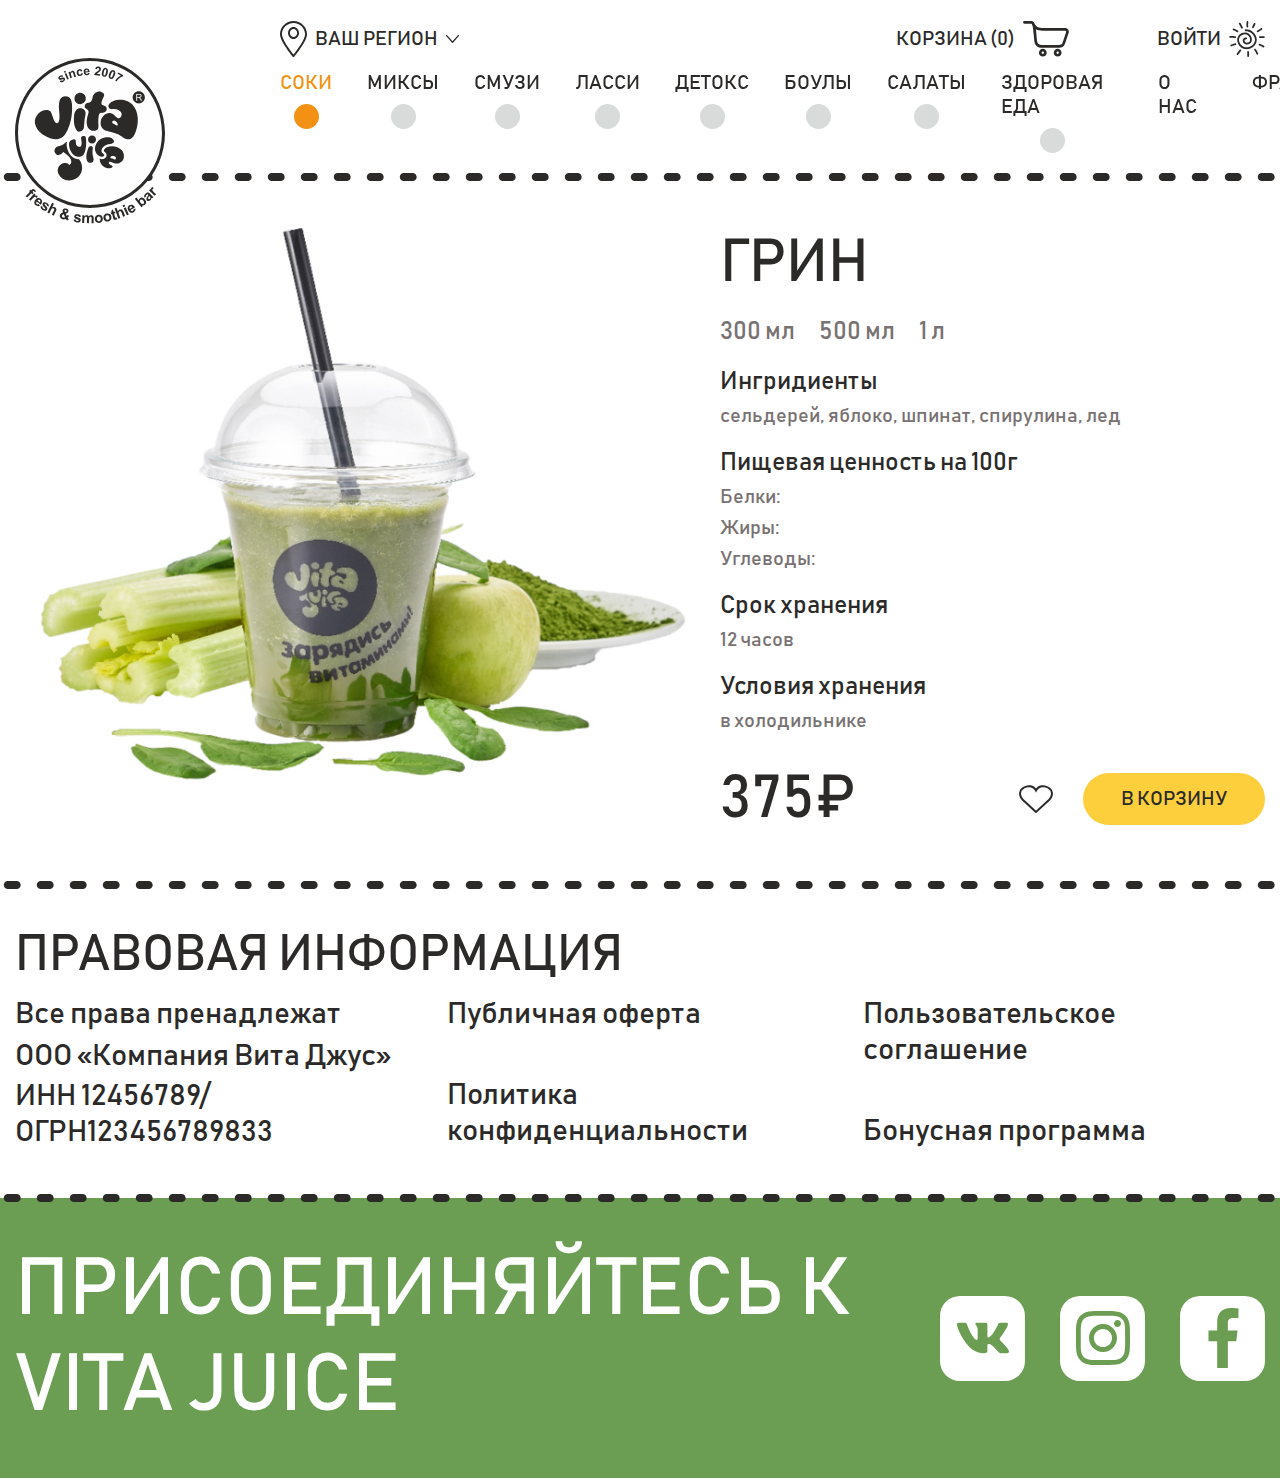
<file: product-page.html>
<!DOCTYPE html>
<html lang="en">

<head>
    <meta charset="UTF-8">
    <meta http-equiv="X-UA-Compatible" content="IE=edge">
    <!-- <meta name="viewport" content="width=device-width, initial-scale=1.0"> -->
    <!-- <meta name="viewport" content="width=1920"> -->
    <link rel="stylesheet" href="css/swiper-bundle.min.css">
    <link rel="stylesheet" href="css/bootstrap.min.css">
    <link rel="stylesheet" href="css/style.css">
    <title>грин</title>
</head>

<body>

    <div class="wrapper">
        <header class='header border-b'>
            <div class='container'>
                <div class='header__inner'>
                    <div class="header__top">
                        <div class="header__mob">
                            <button class="header__burger">
                                <span></span>
                                <span></span>
                                <span></span>
                            </button>
                            <button class="header__mob-menu header__link">меню</button>
                        </div>
                        <button class="header__city header__link" data-toggle='modal' data-target='#modalCity'>
                            <svg width="27" height="36" viewBox="0 0 27 36" fill="none" xmlns="http://www.w3.org/2000/svg">
                                <path d="M13.5 36C13.7893 36 14.0786 35.8579 14.2232 35.6684C14.7536 35.0526 27 20.3211 27 13.2632C27 5.96842 20.925 0 13.5 0C6.075 0 0 5.96842 0 13.2632C0 20.3211 12.2464 35.0526 12.7768 35.6684C12.9214 35.8579 13.2107 36 13.5 36ZM13.5 1.89474C19.8643 1.89474 25.0714 7.01053 25.0714 13.2632C25.0714 18.7105 16.1518 30.2211 13.5 33.5368C9.69107 28.8 1.92857 18.1895 1.92857 13.2632C1.92857 7.01053 7.13571 1.89474 13.5 1.89474Z" fill="#2B2A29"/>
                                <path d="M19 12C19 8.7 16.525 6 13.5 6C10.475 6 8 8.7 8 12C8 15.3 10.475 18 13.5 18C16.525 18 19 15.3 19 12ZM9.83333 12C9.83333 9.8 11.4833 8 13.5 8C15.5167 8 17.1667 9.8 17.1667 12C17.1667 14.2 15.5167 16 13.5 16C11.4833 16 9.83333 14.2 9.83333 12Z" fill="#2B2A29"/>
                            </svg>
                            <span>ваш регион</span>
                            <svg class="header__city-arrow" width="13" height="8" viewBox="0 0 13 8" fill="none" xmlns="http://www.w3.org/2000/svg">
                                <path d="M0.174303 1.09526C-0.0908161 0.83305 -0.0377922 0.413521 0.227327 0.151315C0.492446 -0.0584495 0.916637 -0.0584495 1.18176 0.203756L6.48414 6.28693L11.8395 0.203757C12.0516 -0.058449 12.4758 -0.0584489 12.794 0.151316C13.0591 0.413522 13.0591 0.833051 12.847 1.09526L7.01438 7.75528C6.74926 8.06993 6.27205 8.06993 6.00693 7.75528L0.174303 1.09526Z" fill="#2B2A29"/>
                            </svg>
                        </button>
                        <div class="header__top-right">
                            <button class="header__link header__cart" data-toggle='modal' data-target='#modalCart'>
                                <span>корзина (0)</span>
                                <svg width="46" height="37" viewBox="0 0 46 37" fill="none" xmlns="http://www.w3.org/2000/svg">
                                    <path d="M9.13155 4.94168L9.08091 4.8166C8.81314 4.14908 8.64971 3.81301 8.50085 3.74165C8.1924 3.59357 7.3768 3.62426 5.83918 3.68181L4.63608 3.72402C4.18416 3.73628 2.99259 3.73092 2.14934 3.72632L1.40738 3.72323C0.663125 3.72093 0.0623428 3.11401 0.0646428 2.36975C0.0669428 1.6255 0.673858 1.02474 1.41812 1.02704L2.16007 1.0301C2.97493 1.03394 4.12585 1.0393 4.56473 1.0278L5.74402 0.985593C7.71133 0.911949 8.75251 0.872038 9.66403 1.30939C10.6316 1.77283 11.039 2.47181 11.5738 3.78539C13.9961 7.98699 16.248 7.97319 20.6745 7.9471L41.8068 7.95093C42.3531 7.94557 42.8587 8.0269 43.3145 8.17727L43.4449 8.22792C44.1569 8.49108 44.7324 8.92537 45.1421 9.49929C45.5741 10.1039 45.8081 10.8397 45.8081 11.6622C45.8081 12.1571 45.7176 12.6965 45.5281 13.2674L42.5096 22.3512C41.7408 24.666 41.0686 25.9589 39.9039 26.7523C38.7292 27.5533 37.3382 27.6745 35.0962 27.6745L18.7747 27.673C16.9478 27.6784 15.246 27.2073 13.9163 26.1668C12.6955 25.2093 11.8209 23.8067 11.4948 21.8939C11.2354 20.3716 11.0129 17.9516 10.7804 15.4035C10.4229 11.4927 10.0339 7.25655 9.45918 5.7803L9.13155 4.94168ZM34.6642 28.8063C35.7315 28.8063 36.7044 29.2421 37.4095 29.9464C38.1192 30.6569 38.5551 31.6298 38.5551 32.6971C38.5551 33.7644 38.1192 34.7365 37.4149 35.4424C36.7044 36.1521 35.7315 36.588 34.6642 36.588C33.5969 36.588 32.6248 36.1521 31.9189 35.4478C31.2092 34.7365 30.7733 33.7644 30.7733 32.6971C30.7733 31.6298 31.2092 30.6569 31.9135 29.9518C32.6248 29.2421 33.5969 28.8063 34.6642 28.8063ZM35.5036 31.857C35.2911 31.6444 34.9941 31.5132 34.6642 31.5132C34.3343 31.5132 34.0373 31.6444 33.8271 31.8547C33.6115 32.0702 33.4803 32.3672 33.4803 32.6971C33.4803 33.027 33.6115 33.324 33.8217 33.5342C34.0373 33.7498 34.3343 33.881 34.6642 33.881C34.9941 33.881 35.2911 33.7498 35.5013 33.5396C35.7169 33.324 35.8481 33.027 35.8481 32.6971C35.8481 32.3672 35.7169 32.0702 35.5036 31.857ZM19.819 28.8063C20.8862 28.8063 21.8591 29.2421 22.5643 29.9464C23.274 30.6569 23.7098 31.6298 23.7098 32.6971C23.7098 33.7644 23.274 34.7365 22.5696 35.4424C21.8591 36.1521 20.8862 36.588 19.819 36.588C18.7517 36.588 17.7795 36.1521 17.0736 35.4478C16.3639 34.7365 15.9281 33.7644 15.9281 32.6971C15.9281 31.6298 16.3639 30.6569 17.0683 29.9518C17.7795 29.2421 18.7517 28.8063 19.819 28.8063ZM20.6583 31.857C20.4458 31.6444 20.1489 31.5132 19.819 31.5132C19.489 31.5132 19.1921 31.6444 18.9818 31.8547C18.7662 32.0702 18.635 32.3672 18.635 32.6971C18.635 33.027 18.7662 33.324 18.9765 33.5342C19.1921 33.7498 19.489 33.881 19.819 33.881C20.1489 33.881 20.4458 33.7498 20.656 33.5396C20.8717 33.324 21.0029 33.027 21.0029 32.6971C21.0029 32.3672 20.8717 32.0702 20.6583 31.857ZM20.686 10.6433C17.2954 10.664 14.9391 10.6778 12.8751 9.36195C13.0991 11.1558 13.2864 13.1976 13.4659 15.161C13.6899 17.614 13.904 19.9442 14.1587 21.4396C14.3628 22.6397 14.8738 23.4906 15.5767 24.0415C16.3946 24.6814 17.5209 24.9714 18.7747 24.9714L35.0962 24.9729C36.8041 24.9676 37.8131 24.9085 38.3817 24.521C38.9587 24.1282 39.3799 23.222 39.95 21.5056L42.9684 12.4218C43.0574 12.1518 43.1012 11.8963 43.1012 11.6622C43.1012 11.4113 43.0452 11.208 42.9431 11.0645C42.8541 10.9395 42.7168 10.8374 42.5388 10.7668L42.4689 10.7461C42.2848 10.6855 42.063 10.6525 41.8068 10.6525L20.686 10.6433Z" fill="#2B2A29"/>
                                </svg>
                            </button>
                            <button class="header__link header__login" data-toggle='modal' data-target='#modalLogin'>
                                <span>войти</span>
                                <svg width="36" height="36" viewBox="0 0 36 36" fill="none" xmlns="http://www.w3.org/2000/svg">
                                    <path d="M16.6468 10.1338C16.1486 10.1338 15.7445 9.72966 15.7445 9.23142C15.7445 8.73318 16.1486 8.32907 16.6468 8.32907C19.1994 8.32907 21.4962 9.12501 23.3423 10.4985C25.2376 11.9088 26.6515 13.9258 27.3707 16.3116C28.9616 21.586 25.6171 26.154 20.645 27.6528C19.1058 28.1168 17.4602 28.2554 15.8821 28.0048C14.4907 27.7838 13.2144 27.2145 12.1223 26.4103C10.7667 25.4123 9.68484 24.046 9.00757 22.5329C7.82797 19.898 7.89805 16.863 9.63932 14.4982C10.3151 13.581 11.2292 12.8142 12.3668 12.2909C13.3991 11.8167 14.6099 11.5436 15.9844 11.5436C19.094 11.5436 21.3146 13.5293 22.3111 15.8558C23.8677 19.4877 22.3484 23.4562 17.964 23.4562C15.944 23.4562 13.9633 21.9717 13.7531 19.9189C13.6032 18.4472 14.3848 17.2231 15.5803 16.7193C16.3036 16.4144 18.0392 16.1433 18.1513 17.2953C18.1994 17.7894 17.8382 18.2304 17.3441 18.2784C16.4801 18.3644 15.4391 18.7148 15.5435 19.7358C15.6601 20.8852 16.8883 21.6515 17.964 21.6515C19.5437 21.6515 20.4757 20.9446 20.8614 19.965C21.2844 18.8923 21.0982 17.5971 20.6547 16.5607C19.9125 14.8276 18.2715 13.3483 15.9844 13.3483C14.8723 13.3483 13.9127 13.5595 13.1137 13.9268C12.2686 14.3156 11.5913 14.8834 11.091 15.5622C9.73088 17.4088 9.73344 19.7517 10.6506 21.7993C11.2031 23.0342 12.0839 24.1468 13.1863 24.9586C14.0595 25.6011 15.0708 26.0553 16.1645 26.2287C17.4643 26.4349 18.8352 26.3162 20.1304 25.9259C21.5714 25.4911 22.9075 24.7212 23.9372 23.691C25.8289 21.7973 26.4105 19.368 25.6437 16.8262C25.0376 14.8158 23.8544 13.1222 22.2712 11.9441C20.7304 10.7982 18.8019 10.1338 16.6468 10.1338V10.1338Z" fill="#2B2A29"/>
                                    <path fill-rule="evenodd" clip-rule="evenodd" d="M19.1657 36.0052C18.7206 36.0052 18.276 35.7182 18.2797 35.1433C18.2863 33.8311 18.3917 32.498 18.1983 31.1952C18.0981 30.5184 18.6797 30.0739 19.1948 30.0739C19.5371 30.0739 19.8495 30.2688 19.916 30.721C20.135 32.1938 20.0689 33.6587 20.0608 35.1433C20.0577 35.7182 19.6112 36.0052 19.1657 36.0052V36.0052ZM8.57843 34.0256C7.92519 34.0256 7.32869 33.1324 7.90619 32.4771C8.90987 31.3374 9.70933 30.0396 10.5953 28.8109C10.7933 28.5357 11.0706 28.4217 11.3433 28.4217C11.9851 28.4217 12.6067 29.0549 12.1341 29.7098C11.1591 31.0637 10.2721 32.4812 9.16662 33.737C8.98709 33.9406 8.7805 34.0256 8.57843 34.0256V34.0256ZM28.2131 33.6864C27.9527 33.6864 27.7048 33.5492 27.564 33.2173C26.983 31.8397 26.3158 30.4591 25.3281 29.3245C24.7552 28.6661 25.3506 27.7736 26.0013 27.7736C26.2028 27.7736 26.4095 27.8589 26.5891 28.0647C27.6853 29.3245 28.4571 30.786 29.1038 32.3175C29.406 33.0347 28.7804 33.6864 28.2131 33.6864V33.6864ZM34.5419 26.5269C34.4027 26.5269 34.2559 26.4911 34.1071 26.4093C32.8523 25.7223 31.6134 25.0183 30.2465 24.5749C29.2588 24.2562 29.5499 22.8101 30.4316 22.8101C30.5217 22.8101 30.6185 22.825 30.7197 22.8582C32.2343 23.3472 33.6166 24.1094 35.0058 24.8701C35.8647 25.3401 35.3394 26.5269 34.5419 26.5269V26.5269ZM2.22716 25.3868C1.41426 25.3868 0.877263 24.1917 1.75141 23.7396C3.17765 23.0015 4.74598 22.671 6.26314 22.1783C6.36505 22.1456 6.46007 22.1308 6.55014 22.1308C7.43249 22.1308 7.72518 23.5773 6.73685 23.8971C5.37305 24.3391 3.93205 24.6142 2.65073 25.2783C2.50597 25.3534 2.36226 25.3868 2.22716 25.3868V25.3868ZM6.30817 17.0283C4.78004 17.0283 3.33262 16.8688 1.61969 16.835C-0.399554 16.7958 -0.339451 15.0359 1.83125 15.039C3.6585 15.0421 4.70927 15.1975 6.27337 15.246C7.40792 15.2823 7.42328 17.0283 6.30817 17.0283ZM34.8944 17.0277C33.5377 17.0277 32.1801 17.0277 30.823 17.0277C29.6731 17.0277 29.6731 15.246 30.823 15.246C32.1801 15.246 33.5377 15.246 34.8944 15.246C36.0447 15.246 36.0447 17.0277 34.8944 17.0277ZM8.37478 11.3215C8.17988 11.3215 7.97885 11.2592 7.79375 11.1112C6.72764 10.2602 5.51429 9.63251 4.22622 9.18995C3.25133 8.85646 3.53468 7.41898 4.40225 7.41898C4.49583 7.41898 4.59509 7.43535 4.70094 7.47118C6.29691 8.01958 7.73381 8.79769 9.0536 9.85037C9.76357 10.4182 9.11646 11.3215 8.37478 11.3215ZM28.468 11.2954C27.6495 11.2954 27.3901 9.88822 28.3232 9.50765C29.6557 8.96801 30.7612 7.99853 31.9565 7.22307C32.1152 7.12028 32.2712 7.07525 32.418 7.07525C33.1664 7.07525 33.659 8.2405 32.8558 8.76084C31.5121 9.63251 30.2951 10.6187 28.7963 11.2264C28.6792 11.2739 28.5691 11.2954 28.468 11.2954V11.2954ZM12.9454 7.71474C12.5893 7.71474 12.2318 7.52804 12.0895 7.09733C11.6011 5.62505 10.6983 4.33656 9.91606 3.01222C9.51034 2.32419 10.1263 1.68324 10.736 1.68324C11.0062 1.68324 11.2758 1.80896 11.4547 2.11292C12.3208 3.57848 13.2681 4.99637 13.8069 6.62362C14.0257 7.28403 13.4861 7.71474 12.9454 7.71474ZM23.997 7.12599C23.4447 7.12541 22.9152 6.70242 23.1751 6.05737C23.6856 4.79636 24.2437 3.55699 24.8498 2.33794C25.0095 2.01716 25.2683 1.88426 25.5338 1.88426C26.1199 1.88426 26.7379 2.53179 26.388 3.23768C25.8515 4.31856 25.3461 5.41335 24.8938 6.53209C24.7266 6.94645 24.3573 7.12599 23.997 7.12599V7.12599ZM18.231 6.38677C17.8909 6.38677 17.5808 6.19188 17.5196 5.74011C17.2889 4.05466 17.3855 2.4182 17.633 0.740947C17.6995 0.289318 18.0115 0.0944214 18.3534 0.0944214C18.8685 0.0944214 19.4501 0.53933 19.3504 1.21567C19.1534 2.54876 19.0546 3.92571 19.2388 5.26656C19.3303 5.94217 18.7456 6.38677 18.231 6.38677Z" fill="#2B2A29"/>
                                </svg>
                            </button>
                        </div>
                    </div>
                    <div class="header__bottom">
                        <nav class="header__menu1">
                            <div class="header__menu1-top">
                                <span class="header__menu1-title header__link">меню</span>
                                <button class="header__menu1-close">
                                    <svg width="15" height="14" viewBox="0 0 15 14" fill="none" xmlns="http://www.w3.org/2000/svg">
                                        <path fill-rule="evenodd" clip-rule="evenodd" d="M0.334668 13.7002C0.534668 13.9002 0.734668 14.0002 1.03467 14.0002C1.33467 14.0002 1.53467 13.9002 1.73467 13.7002L7.03467 8.40024L12.3347 13.7002C12.5347 13.9002 12.8347 14.0002 13.0347 14.0002C13.2347 14.0002 13.5347 13.9002 13.7347 13.7002C14.1347 13.3002 14.1347 12.7002 13.7347 12.3002L8.43467 7.00024L13.7347 1.70024C14.1347 1.30024 14.1347 0.700244 13.7347 0.300244C13.3347 -0.0997559 12.7347 -0.0997559 12.3347 0.300244L7.03467 5.60024L1.73467 0.300244C1.33467 -0.0997559 0.734668 -0.0997559 0.334668 0.300244C-0.065332 0.700244 -0.065332 1.30024 0.334668 1.70024L5.63467 7.00024L0.334668 12.3002C-0.065332 12.7002 -0.065332 13.3002 0.334668 13.7002Z" fill="#2B2A29"/>
                                    </svg>
                                </button>
                            </div>
                            <div class="header__menu1-wrap">
                                <a href="" class="header__menu1-item active-link header__link header__menu1-item--color1">
                                    <span>соки</span>
                                    <i></i>
                                </a>
                                <a href="" class="header__menu1-item header__link header__menu1-item--color2">
                                    <span>миксы</span>
                                    <i></i>
                                </a>
                                <a href="" class="header__menu1-item header__link header__menu1-item--color3">
                                    <span>смузи</span>
                                    <i></i>
                                </a>
                                <a href="" class="header__menu1-item header__link header__menu1-item--color4">
                                    <span>ласси</span>
                                    <i></i>
                                </a>
                                <a href="" class="header__menu1-item header__link header__menu1-item--color5">
                                    <span>детокс</span>
                                    <i></i>
                                </a>
                                <a href="" class="header__menu1-item header__link header__menu1-item--color6">
                                    <span>боулы</span>
                                    <i></i>
                                </a>
                                <a href="" class="header__menu1-item header__link header__menu1-item--color7">
                                    <span>салаты</span>
                                    <i></i>
                                </a>
                                <a href="" class="header__menu1-item header__link header__menu1-item--color8">
                                    <span>здоровая еда</span>
                                    <i></i>
                                </a>
                            </div>
                        </nav>
                        <nav class="header__menu2">
                            <div class="header__menu2-top">
                                <a href="index.html" class="header__logo">
                                    <svg viewBox="0 0 150 166" fill="none" xmlns="http://www.w3.org/2000/svg">
                                        <path fill-rule="evenodd" clip-rule="evenodd" d="M75.0001 2.09763C115.263 2.09763 147.903 34.7373 147.903 75.0003C147.903 115.263 115.263 147.903 75.0001 147.903C34.7371 147.903 2.09741 115.263 2.09741 75.0003C2.09741 34.7373 34.7371 2.09763 75.0001 2.09763Z" fill="#FEFEFE"/>
                                        <path fill-rule="evenodd" clip-rule="evenodd" d="M75.0002 0C116.414 0 150 33.5861 150 74.9999C150 116.415 116.414 150 75.0002 150C33.5861 150 0 116.415 0 74.9999C0 33.5861 33.5861 0 75.0002 0ZM75.0002 3.0209C114.746 3.0209 146.979 35.2546 146.979 74.9999C146.979 114.746 114.746 146.979 75.0002 146.979C35.2545 146.979 3.02098 114.746 3.02098 74.9999C3.02098 35.2546 35.2545 3.0209 75.0002 3.0209Z" fill="#2B2A29"/>
                                        <path fill-rule="evenodd" clip-rule="evenodd" d="M96.608 109.8C94.0579 110.893 91.4963 110.221 89.2246 108.96C86.1841 107.272 84.8123 104.052 84.624 100.769C85.3968 101.024 86.1999 101.167 86.9713 101.164C88.538 101.156 89.9978 100.599 91.011 99.2818L91.2104 99.0226L91.3363 98.7056C91.7442 97.6789 91.703 96.7066 91.3621 95.8429L91.3588 95.8441C91.009 94.9634 90.3602 94.2572 89.589 93.7758C89.4349 93.663 89.3031 93.5466 89.192 93.4283C88.9401 93.1597 88.8329 92.8857 88.8391 92.6239C88.8483 92.2347 89.0388 91.7826 89.3602 91.316C89.5751 91.0039 89.8484 90.6929 90.169 90.3922C90.6238 89.9655 91.1907 89.5521 91.8627 89.2017C96.2629 87.544 101.659 87.8947 106.027 91.5483C108.378 93.5152 109.084 96.1407 108.921 99.1479C108.424 103.888 103.145 106.758 98.6871 104.994C97.6201 104.571 95.5075 103.226 94.4068 103.842C93.8241 104.168 93.5687 105.129 93.9959 105.725C94.6518 106.64 95.5885 106.79 96.4894 107.367C97.8782 108.255 97.9675 109.218 96.608 109.8ZM96.766 98.0564C95.6562 98.3795 94.5956 100.055 95.9783 100.289C98.8602 100.775 98.1471 101.216 99.3355 101.408C101.089 101.69 101.513 99.9476 100.381 98.7814C99.6701 98.0495 98.0927 97.6704 96.766 98.0564Z" fill="#2B2A29"/>
                                        <path fill-rule="evenodd" clip-rule="evenodd" d="M58.978 58.4765C58.7125 63.9823 59.0868 68.9152 61.9756 72.7466C63.6778 75.0042 68.6298 73.2016 68.8928 69.6192C69.4394 64.8797 69.2452 62.0281 70.3442 57.5306C71.5613 52.5492 68.7508 51.1812 66.0553 50.3205C63.304 49.4422 59.2968 51.8721 58.978 58.4765ZM65.2565 34.8662C68.37 34.9275 70.8452 37.502 70.7839 40.6156C70.7226 43.7291 68.148 46.2043 65.0345 46.143C61.921 46.0817 59.4458 43.5072 59.5071 40.3937C59.5684 37.2801 62.143 34.8049 65.2565 34.8662Z" fill="#2B2A29"/>
                                        <path fill-rule="evenodd" clip-rule="evenodd" d="M44.0332 45.6735C44.8167 41.1231 45.5171 38.8439 50.2875 38.2039C54.9998 38.1964 56.3202 41.2593 56.9134 45.3891C57.3414 50.6754 57.1233 56.0845 56.0436 61.2475C54.9427 66.2238 53.3352 71.1071 50.674 75.5394C48.6316 78.6821 46.0673 80.8661 42.1969 81.3051C37.7596 81.582 33.2045 79.7052 29.432 77.5535L29.0708 77.3403L28.7153 77.1245L28.3669 76.9058L28.0263 76.6854L27.6935 76.4629L27.3685 76.2388L27.0571 76.0163L26.1742 75.3438C23.0181 72.6793 20.8182 69.6273 19.9663 65.5868C19.4104 61.8565 20.647 58.7343 23.2154 55.7787C26.1839 52.3624 33.0185 50.088 35.8566 53.9642C37.5342 56.3651 38.6667 65.3399 42.1104 65.2473C44.9612 64.5938 44.4682 58.7749 44.4261 56.6999C44.3145 53.0143 43.5273 49.3726 44.0332 45.6735Z" fill="#2B2A29"/>
                                        <path fill-rule="evenodd" clip-rule="evenodd" d="M76.9655 41.7577C77.7902 39.7639 77.4039 37.8387 78.9561 36.1254C80.7818 34.1099 83.4882 33.0753 86.406 33.8951C89.3018 35.0539 89.7847 36.7589 88.3756 39.4815C87.6879 40.8103 87.1126 42.2678 86.5925 43.896C85.9893 45.7821 86.4926 46.93 88.8176 47.5767C93.9426 49.1891 91.9451 55.1005 86.7489 54.8766C84.5834 54.7832 83.9353 56.2505 83.6736 57.9365C83.2134 60.9027 83.221 64.1655 83.3874 66.3292C83.7004 70.391 83.2263 72.1705 80.1972 72.6861C74.2435 73.6996 71.7484 68.8732 71.6867 64.4664C71.6484 61.7168 72.5016 58.1544 73.5335 54.8426C74.187 52.7448 72.2683 51.4092 70.9197 50.5647C68.8637 49.2777 69.4619 44.8067 73.4997 44.6554C75.2125 44.5916 75.9654 44.1736 76.9655 41.7577Z" fill="#2B2A29"/>
                                        <path fill-rule="evenodd" clip-rule="evenodd" d="M98.4537 65.7337L98.7912 65.8675L99.0948 66.0058L99.3956 66.1589L99.6915 66.3218L99.979 66.4901L100.258 66.6593L100.525 66.826L100.78 66.9855L101.02 67.1334L101.246 67.2668L101.459 67.3819L101.665 67.4743L101.876 67.54L102.129 67.5602L102.455 67.4423L102.708 67.097L102.772 66.7269L102.746 66.4273L102.68 66.1516L102.585 65.8722L102.46 65.5809L102.309 65.2792L102.132 64.969L101.931 64.6552L101.708 64.3431L101.463 64.0375L101.198 63.7447L100.914 63.4701L100.611 63.2203L100.292 63.0017L99.9534 62.8215L99.5827 62.6821L98.9404 62.6034L98.3329 62.7363L97.8105 63.0613L97.4194 63.5696L97.2515 64.2313L97.4037 64.8921L97.8325 65.4012L98.4537 65.7337ZM93.41 47.5923L93.4614 47.4329L93.5386 47.2272L93.6263 47.0233L93.7252 46.8197L93.8338 46.6184L93.953 46.4193L94.0826 46.2217L94.2232 46.0256L94.3733 45.8319L94.5336 45.64L94.7034 45.4515L94.8837 45.2652L95.0727 45.082L95.2723 44.9017L95.4799 44.7249L95.6919 44.5558L96.3431 44.0914L97.0507 43.6629L97.8145 43.2698L98.6307 42.9146L99.4933 42.6011L100.398 42.3305L101.339 42.1064L102.311 41.9305L103.31 41.8057L104.33 41.7341L105.367 41.7175L106.416 41.7581L107.471 41.8588L108.528 42.0209L109.581 42.2468L110.627 42.5383L111.66 42.8977L112.675 43.3268L113.668 43.8279L114.635 44.402L115.569 45.0515L116.468 45.7794L117.326 46.5867L118.14 47.4757L118.903 48.449L119.613 49.5087L120.264 50.6578L120.853 51.8977L121.375 53.2319L121.824 54.6628L122.196 56.1938L122.488 57.8319L122.558 58.3476L122.619 58.8713L122.671 59.3971L122.713 59.9234L122.744 60.4519L122.767 60.9817L122.78 61.5128L122.784 62.0443L122.777 62.577L122.762 63.1108L122.737 63.6447L122.704 64.1794L122.661 64.7141L122.61 65.2485L122.55 65.7836L122.482 66.3174L122.405 66.8514L122.319 67.385L122.225 67.9178L122.123 68.4492L122.013 68.9801L121.894 69.5097L121.768 70.0379L121.634 70.564L121.492 71.089L121.342 71.6119L121.185 72.1331L121.021 72.6514L120.849 73.1677L120.67 73.6816L120.484 74.1928L120.292 74.6992L120.089 75.2044L119.883 75.6858L119.672 76.1463L119.458 76.5852L119.239 77.0025L119.017 77.3996L118.79 77.7754L118.56 78.131L118.325 78.4659L118.088 78.7808L117.846 79.0762L117.602 79.3519L117.354 79.6087L117.104 79.846L116.849 80.0653L116.591 80.2657L116.329 80.4492L116.064 80.6147L115.795 80.7633L115.522 80.8947L115.244 81.0097L114.963 81.1078L114.677 81.1898L114.386 81.2554L114.09 81.3053L113.79 81.3387L113.484 81.356L113.174 81.3572L112.858 81.3427L112.538 81.3118L112.212 81.2659L111.882 81.2025L111.526 81.1197L111.179 81.0228L110.838 80.9128L110.503 80.7904L110.174 80.6562L109.85 80.5107L109.532 80.3551L109.217 80.1889L108.906 80.0141L108.598 79.8311L108.294 79.6402L107.993 79.4419L107.693 79.2373L107.395 79.0271L107.099 78.8122L106.803 78.5928L106.507 78.3701L106.212 78.1443C103.111 75.7666 98.7909 74.5621 95.0285 73.7248C91.7626 73.0138 87.5738 72.589 85.9202 67.5583C84.798 62.1542 87.077 59.1193 89.0795 57.2391C90.6147 55.7977 93.2082 54.5942 95.9187 55.1545C98.8627 55.7629 100.164 58.486 102.512 60.0381C104.039 60.7588 105.065 59.8149 106.15 58.3946L106.33 57.9733L106.456 57.5973L106.545 57.2178L106.6 56.836L106.619 56.4563L106.604 56.0811L106.555 55.7122L106.474 55.3501L106.36 54.9986L106.217 54.6579L106.045 54.3292L105.845 54.0118L105.618 53.7079L105.365 53.4171L105.087 53.1402L104.784 52.877L104.457 52.6285L104.106 52.3955L103.732 52.1784L103.336 51.977L102.917 51.7933L102.476 51.6272L102.013 51.4796L101.53 51.3509L101.025 51.2425L100.501 51.1548L99.9562 51.0886L99.3923 51.0444L98.809 51.0237L98.2069 51.027L97.5866 51.0554L96.9645 51.1076L96.5269 51.1283L96.1231 51.1011L95.7385 51.0302L95.3757 50.9176L95.0352 50.768L94.7215 50.5833L94.4354 50.368L94.1798 50.124L93.9553 49.8559L93.7652 49.5668L93.6107 49.2607L93.493 48.9404L93.4129 48.6085L93.3724 48.2685L93.3718 47.9205L93.41 47.5923Z" fill="#2B2A29"/>
                                        <path fill-rule="evenodd" clip-rule="evenodd" d="M63.9312 101.211L64.1817 101.51L64.3713 101.752L64.5561 101.997L64.7341 102.245L64.9064 102.495L65.0709 102.746L65.2298 103.001L65.3813 103.257L65.5264 103.515L65.6642 103.775L65.7956 104.038L65.9197 104.303L66.0372 104.569L66.1472 104.837L66.2505 105.108L66.3463 105.381L66.4349 105.654L66.5573 106.074L66.6664 106.496L66.7627 106.919L66.8458 107.343L66.9154 107.768L66.9721 108.192L67.0156 108.618L67.0463 109.043L67.0633 109.467L67.0675 109.89L67.0583 110.312L67.0364 110.732L67.0011 111.15L66.9528 111.565L66.8913 111.978L66.8167 112.387L66.729 112.793L66.628 113.195L66.5139 113.593L66.387 113.986L66.2467 114.375L66.0937 114.758L65.9274 115.135L65.7486 115.507L65.5558 115.873L65.3505 116.231L65.132 116.583L64.9009 116.928L64.6558 117.265L64.3984 117.594L64.1275 117.916L63.8437 118.228L63.5823 118.496L63.3098 118.757L63.0264 119.011L62.7334 119.257L62.4305 119.497L62.1184 119.728L61.7978 119.951L61.4689 120.166L61.1318 120.373L60.788 120.571L60.4368 120.76L60.08 120.94L59.7168 121.11L59.3483 121.272L58.9752 121.423L58.5979 121.564L58.2162 121.696L57.8316 121.817L57.4438 121.928L57.0536 122.028L56.6615 122.117L56.2683 122.194L55.8742 122.261L55.4799 122.317L55.085 122.36L54.6912 122.392L54.2982 122.412L53.9071 122.42L53.5176 122.415L53.1308 122.398L52.7473 122.369L52.3669 122.326L52.0107 122.275L51.6561 122.213L51.3038 122.14L50.9546 122.056L50.6075 121.961L50.2637 121.856L49.9232 121.74L49.5864 121.613L49.2533 121.475L48.9249 121.327L48.6005 121.169L48.281 120.999L47.9665 120.819L47.6576 120.628L47.3542 120.427L47.0565 120.215L46.7643 119.993L46.4796 119.76L46.2011 119.516L45.9296 119.262L45.6652 118.997L45.4086 118.722L45.1597 118.437L44.9188 118.14L44.6855 117.833L44.462 117.516L44.2464 117.188L44.0406 116.849L43.8436 116.5L43.6565 116.14L43.4793 115.77L43.3151 115.394L43.0551 114.689L42.87 114.002L42.7526 113.328L42.7005 112.669L42.709 112.025L42.7751 111.398L42.8953 110.789L43.0673 110.2L43.287 109.631L43.552 109.086L43.8585 108.566L44.2041 108.072L44.585 107.606L44.9982 107.172L45.4394 106.77L45.9063 106.402L46.3944 106.071L46.9008 105.779L47.4214 105.526L47.9534 105.316L48.4917 105.15L49.0339 105.029L49.5761 104.955L50.1149 104.929L50.6459 104.954L51.1673 105.029L51.6762 105.157L52.1697 105.338L52.6453 105.576L53.1009 105.871L53.5339 106.227L54.1691 106.878C55.5828 106.196 56.2898 105.344 56.2999 103.752C56.3103 102.131 55.6323 100.745 54.6912 99.4521C53.4626 97.7655 49.9444 95.1655 48.1746 94.0797C46.8418 96.6563 42.8266 98.2322 40.4587 95.4242C38.3345 92.9047 39.926 89.2457 43.1707 88.3578C45.2635 87.7851 46.5061 87.6374 48.8763 86.0077C50.034 85.2115 51.4626 83.5791 52.0137 83.7574C51.6577 84.8419 51.525 86.1603 51.7058 87.7878C51.8828 89.3818 52.3081 91.0724 52.9574 92.6856C53.8949 95.015 55.3154 97.2135 57.1552 98.7845C59.0302 100.386 61.3073 101.347 63.9312 101.211Z" fill="#2B2A29"/>
                                        <path fill-rule="evenodd" clip-rule="evenodd" d="M88.8449 79.8007C93.0982 78.7839 96.0505 79.3462 97.9154 81.18C99.732 82.9662 99.4924 85.5595 95.0941 85.8827C92.2036 86.095 89.9715 87.3227 88.5424 88.6634C86.2298 90.8331 85.4431 93.8018 88.3267 95.788C89.0198 96.2189 89.4793 96.9612 89.1335 97.832C88.0201 99.2796 85.6532 98.9307 83.9642 97.856C76.6838 93.2235 80.3502 81.8314 88.8449 79.8007Z" fill="#2B2A29"/>
                                        <path fill-rule="evenodd" clip-rule="evenodd" d="M78.4478 100.248C79.2313 102.988 77.8392 104.641 75.662 104.837C72.7351 105.099 71.7813 103.214 71.4475 100.618C70.9441 96.7006 72.0279 94.2893 73.2108 90.2413C74.1362 87.0747 78.4179 87.0229 77.8027 90.5124C77.2279 93.7743 77.3708 96.483 78.4478 100.248Z" fill="#2B2A29"/>
                                        <path fill-rule="evenodd" clip-rule="evenodd" d="M60.8288 84.2201C60.6728 86.7148 62.1965 88.2188 62.9549 88.5147C66.2538 89.8035 67.4554 86.9648 66.0902 80.6499C65.7376 79.0183 66.7649 78.2289 68.392 78.0204C70.0946 77.9479 70.5191 78.1802 70.8814 80.0167C71.3331 82.3057 71.2714 86.0824 71.0028 88.1847C70.2528 94.0563 68.9735 97.2175 66.4468 98.2345C59.4074 101.068 54.7298 93.4994 54.0665 87.5276C53.6931 84.1651 54.9304 82.8024 56.5296 82.0891C58.7817 81.0842 61.0533 80.6292 60.8288 84.2201Z" fill="#2B2A29"/>
                                        <path fill-rule="evenodd" clip-rule="evenodd" d="M76.8867 77.5776C79.0871 77.5003 80.9343 79.2219 81.0116 81.4223C81.0891 83.6228 79.3674 85.47 77.1671 85.5473C74.9666 85.6246 73.1195 83.903 73.0421 81.7026C72.9647 79.5022 74.6863 77.6551 76.8867 77.5776Z" fill="#2B2A29"/>
                                        <path fill-rule="evenodd" clip-rule="evenodd" d="M123.751 33.1982C127.131 33.1982 129.871 35.9386 129.871 39.3186C129.871 42.6989 127.131 45.4393 123.751 45.4393C120.37 45.4393 117.63 42.6989 117.63 39.3186C117.63 35.9386 120.37 33.1982 123.751 33.1982ZM121.245 42.6584V35.9866H124.201C124.796 35.9866 125.248 36.0472 125.557 36.1667C125.866 36.2863 126.113 36.4974 126.298 36.8003C126.483 37.1031 126.574 37.4386 126.574 37.8053C126.574 38.2787 126.42 38.678 126.115 39.0025C125.809 39.3269 125.337 39.5321 124.697 39.6207C124.931 39.7324 125.109 39.8436 125.229 39.953C125.488 40.1882 125.733 40.4849 125.959 40.8413L127.113 42.6584H126.011L125.129 41.2699C124.873 40.8673 124.66 40.5612 124.493 40.3489C124.326 40.1359 124.176 39.9885 124.044 39.9033C123.914 39.8193 123.78 39.7578 123.642 39.7262C123.544 39.7036 123.38 39.6953 123.152 39.6953H122.13V42.6584H121.245ZM122.13 38.9312H124.024C124.428 38.9312 124.742 38.8883 124.969 38.8052C125.195 38.7223 125.367 38.5889 125.484 38.4047C125.601 38.2209 125.661 38.0226 125.661 37.8067C125.661 37.4914 125.548 37.2303 125.32 37.0271C125.091 36.8236 124.731 36.7227 124.239 36.7227H122.13V38.9312Z" fill="#2B2A29"/>
                                        <path d="M44.6906 23.4007L46.0631 22.3601C46.2823 22.613 46.5295 22.7619 46.8051 22.8041C47.08 22.8492 47.3932 22.7749 47.7418 22.5854C48.1267 22.3763 48.3775 22.1488 48.4962 21.9018C48.5723 21.7318 48.5647 21.5628 48.4743 21.3963C48.4136 21.2844 48.3265 21.21 48.2157 21.1742C48.1031 21.144 47.9007 21.1674 47.6117 21.2473C46.2656 21.6345 45.3734 21.8055 44.9328 21.7617C44.3206 21.6988 43.8685 21.3966 43.575 20.8564C43.3089 20.3667 43.2795 19.8515 43.4837 19.3099C43.6881 18.7682 44.1941 18.2781 45.0019 17.8392C45.7716 17.4209 46.4131 17.2363 46.9238 17.2842C47.4353 17.3339 47.8959 17.5658 48.3048 17.9825L47.0477 19.0026C46.868 18.8147 46.6601 18.7076 46.4283 18.6814C46.1964 18.6553 45.9248 18.728 45.6123 18.8978C45.218 19.1119 44.9657 19.3192 44.8538 19.5227C44.7822 19.6624 44.7813 19.7938 44.8481 19.9167C44.9059 20.0232 45.0039 20.0872 45.1434 20.1073C45.3329 20.1331 45.873 20.0199 46.7664 19.7687C47.6596 19.5172 48.3341 19.4364 48.7909 19.5276C49.2468 19.6216 49.6036 19.9075 49.8609 20.381C50.1407 20.8962 50.1671 21.4575 49.9365 22.0625C49.7074 22.6668 49.1707 23.1993 48.325 23.6588C47.559 24.075 46.8672 24.2496 46.2512 24.1841C45.637 24.1174 45.1164 23.8574 44.6906 23.4007ZM49.4208 14.8653L48.8228 13.4167L50.3853 12.7716L50.9833 14.2202L49.4208 14.8653ZM52.1943 21.5831L49.7504 15.6634L51.3129 15.0184L53.7566 20.938L52.1943 21.5831ZM60.9529 18.6333L59.3309 19.1099L58.411 15.9784C58.2163 15.3154 58.0549 14.8978 57.9288 14.7247C57.8006 14.5503 57.6441 14.4334 57.4543 14.3711C57.2646 14.309 57.0594 14.3114 56.8384 14.3763C56.5543 14.4598 56.3225 14.6115 56.1427 14.8316C55.961 15.0521 55.8675 15.3024 55.8586 15.5794C55.8487 15.8588 55.9451 16.3407 56.1469 17.0273L56.9632 19.8055L55.3413 20.2821L53.536 14.1377L55.0397 13.6959L55.3046 14.5976C55.6407 13.7507 56.2168 13.2085 57.0356 12.968C57.3947 12.8626 57.7434 12.8307 58.079 12.8716C58.4172 12.9135 58.6903 13.0113 58.9007 13.1659C59.1137 13.3221 59.287 13.5176 59.421 13.7548C59.557 13.9915 59.6932 14.3457 59.8322 14.8193L60.9529 18.6333ZM67.4004 12.8841L65.8038 13.4441C65.6958 13.1261 65.5299 12.901 65.3058 12.7667C65.0822 12.6344 64.8149 12.5924 64.5023 12.6434C64.0863 12.711 63.7767 12.9094 63.5761 13.238C63.3754 13.5665 63.3301 14.0678 63.44 14.7437C63.5623 15.4948 63.7743 16.004 64.0768 16.2735C64.379 16.5431 64.7411 16.6424 65.1634 16.5738C65.48 16.5222 65.7249 16.3886 65.8963 16.1752C66.07 15.9614 66.1614 15.6278 66.1725 15.1717L67.8624 15.1842C67.8149 15.9669 67.581 16.5906 67.1607 17.0549C66.7403 17.5191 66.1241 17.8174 65.3105 17.9501C64.3887 18.1001 63.6043 17.9279 62.9614 17.4345C62.3162 16.9396 61.9105 16.1764 61.7422 15.143C61.572 14.0977 61.716 13.2409 62.171 12.5687C62.6263 11.8966 63.324 11.485 64.2638 11.332C65.0309 11.2071 65.6691 11.274 66.1776 11.5308C66.6841 11.788 67.091 12.2383 67.4004 12.8841ZM72.9438 14.9143L74.6508 15.0697C74.4822 15.7032 74.1753 16.1989 73.7343 16.5581C73.2913 16.9155 72.7191 17.1217 72.0199 17.1747C70.9103 17.2588 70.0607 16.9581 69.4745 16.2723C69.0099 15.722 68.7432 15.0038 68.6758 14.1158C68.5956 13.0577 68.8095 12.2062 69.3158 11.5655C69.8218 10.923 70.4985 10.5706 71.3433 10.5065C72.2907 10.4348 73.0631 10.6917 73.66 11.2777C74.2552 11.8636 74.5907 12.8056 74.6642 14.1035L70.4439 14.4232C70.4941 14.9226 70.659 15.3019 70.9406 15.5613C71.22 15.8204 71.5546 15.9355 71.9402 15.9062C72.2046 15.8863 72.4206 15.7976 72.5883 15.6404C72.758 15.4833 72.8756 15.2413 72.9438 14.9143ZM72.9125 13.1967C72.8633 12.7074 72.7098 12.3437 72.4506 12.1077C72.1911 11.8695 71.8903 11.7643 71.5459 11.7906C71.1788 11.8183 70.8856 11.9768 70.666 12.2635C70.4464 12.5504 70.3572 12.9263 70.3965 13.3873L72.9125 13.1967ZM85.216 16.2522L84.9956 17.8037L79.1193 16.9692C79.2663 16.3877 79.537 15.857 79.9295 15.3746C80.322 14.8925 81.0506 14.2813 82.1114 13.5408C82.9667 12.9436 83.4967 12.5307 83.7035 12.3047C83.9826 11.9912 84.1472 11.6655 84.1955 11.3254C84.2487 10.9509 84.1898 10.6496 84.0167 10.4195C83.8459 10.1894 83.583 10.0505 83.2308 10.0005C82.8807 9.95072 82.5888 10.0172 82.3509 10.1994C82.1155 10.3799 81.9478 10.7134 81.8455 11.1996L80.1954 10.7949C80.4265 9.88475 80.8324 9.26521 81.4149 8.9365C81.9972 8.60999 82.6815 8.50161 83.4694 8.61355C84.3328 8.7361 84.9775 9.06662 85.406 9.60293C85.8327 10.1392 85.9966 10.7547 85.898 11.4488C85.8419 11.8438 85.7174 12.2084 85.526 12.5469C85.335 12.8832 85.0581 13.2241 84.6951 13.5712C84.4565 13.8034 84.0351 14.1234 83.4365 14.5351C82.8361 14.9461 82.4544 15.2202 82.291 15.3612C82.1261 15.4997 81.9897 15.6403 81.8807 15.7785L85.216 16.2522ZM90.8753 9.93549C91.71 10.1238 92.2945 10.5697 92.6311 11.2739C93.0316 12.1064 93.0478 13.3432 92.6785 14.9804C92.3097 16.6152 91.7617 17.7272 91.0368 18.3141C90.4364 18.7984 89.72 18.9468 88.8853 18.7585C88.0467 18.5694 87.4434 18.0938 87.0756 17.3322C86.7076 16.5703 86.711 15.3587 87.0849 13.7017C87.4518 12.0747 87.999 10.967 88.7237 10.3799C89.3242 9.89558 90.0407 9.74721 90.8753 9.93549ZM90.5657 11.3077C90.3693 11.2633 90.1781 11.2877 89.9969 11.3818C89.8137 11.4731 89.6418 11.6748 89.4829 11.9868C89.2742 12.3887 89.0551 13.0984 88.8266 14.1114C88.5977 15.1267 88.4907 15.834 88.5057 16.2358C88.5204 16.6376 88.5897 16.9189 88.7137 17.0797C88.8377 17.2403 88.9981 17.342 89.1947 17.3863C89.3914 17.4306 89.5824 17.4063 89.766 17.3127C89.9468 17.2207 90.1187 17.0192 90.2776 16.7073C90.4855 16.3092 90.7042 15.6017 90.9331 14.5867C91.1617 13.5734 91.2686 12.866 91.2537 12.4642C91.2388 12.0624 91.17 11.779 91.0459 11.6185C90.9225 11.4557 90.7624 11.352 90.5657 11.3077ZM98.6032 12.3537C99.4035 12.6564 99.9204 13.1791 100.156 13.9235C100.437 14.8035 100.28 16.0305 99.6871 17.6004C99.0944 19.1681 98.3971 20.193 97.5978 20.6734C96.9356 21.0694 96.2056 21.1166 95.4053 20.8142C94.6012 20.5102 94.0698 19.9555 93.8114 19.15C93.5533 18.3442 93.7252 17.1449 94.3258 15.556C94.9155 13.9961 95.6113 12.9751 96.4108 12.4946C97.0728 12.0984 97.8029 12.0512 98.6032 12.3537ZM98.1058 13.6695C97.9173 13.5984 97.7248 13.5959 97.5321 13.6638C97.3381 13.7288 97.1398 13.9046 96.9391 14.1915C96.6764 14.5605 96.3607 15.2327 95.9935 16.2041C95.6255 17.1776 95.4213 17.8633 95.3802 18.2632C95.3389 18.6631 95.3686 18.9514 95.4688 19.1278C95.5693 19.3041 95.714 19.4271 95.9027 19.4983C96.0913 19.5695 96.2838 19.5721 96.4785 19.5049C96.6703 19.4389 96.8686 19.2635 97.0694 18.9764C97.3306 18.6113 97.6456 17.941 98.0136 16.9678C98.3807 15.9962 98.5851 15.3103 98.6261 14.9106C98.6674 14.5105 98.6385 14.2204 98.5381 14.0441C98.4384 13.8656 98.2944 13.741 98.1058 13.6695ZM102.524 15.8073L103.257 14.4222L108.384 17.1341L107.806 18.2248C107.163 18.4169 106.418 18.7864 105.569 19.3327C104.721 19.88 103.949 20.5301 103.256 21.285C102.564 22.04 102.036 22.7639 101.676 23.4548L100.236 22.6932C100.834 21.625 101.639 20.6389 102.654 19.7358C103.67 18.8355 104.763 18.1246 105.935 17.6115L102.524 15.8073Z" fill="#2B2A29"/>
                                        <path d="M15.2277 131.752L16.0496 132.542L16.4562 132.118C16.9099 131.646 17.2998 131.341 17.6241 131.206C17.9501 131.068 18.3175 131.057 18.728 131.171C19.1405 131.287 19.554 131.542 19.9685 131.94C20.3921 132.347 20.7478 132.81 21.0341 133.327L19.8543 134.176C19.6665 133.889 19.4618 133.636 19.2381 133.422C19.0183 133.21 18.813 133.11 18.6206 133.119C18.428 133.129 18.1925 133.277 17.9154 133.565L17.5311 133.965L18.645 135.035L17.523 136.203L16.4092 135.133L12.1396 139.578L10.658 138.154L14.9276 133.71L14.1057 132.92L15.2277 131.752ZM15.5434 142.765L14.0073 141.4L19.1754 135.581L20.5992 136.846L19.8656 137.672C20.4574 137.499 20.9052 137.439 21.2094 137.491C21.5134 137.544 21.7888 137.682 22.0374 137.903C22.3887 138.214 22.6406 138.612 22.7949 139.093L21.1268 140.012C21.0163 139.613 20.85 139.315 20.6276 139.117C20.4109 138.925 20.1745 138.822 19.9206 138.807C19.6648 138.794 19.3579 138.902 18.9965 139.136C18.6349 139.37 18.0145 139.982 17.1365 140.971L15.5434 142.765ZM23.5638 146.014L24.9965 147.526C24.3342 147.969 23.6565 148.175 22.9655 148.149C22.2745 148.119 21.5869 147.848 20.9064 147.335C19.8266 146.521 19.2926 145.565 19.3082 144.469C19.3263 143.593 19.6592 142.724 20.3105 141.86C21.0867 140.83 21.9656 140.225 22.9417 140.047C23.9194 139.867 24.8195 140.088 25.6418 140.708C26.5639 141.403 27.0619 142.257 27.1368 143.271C27.2092 144.284 26.7591 145.412 25.7845 146.656L21.6771 143.56C21.322 144.056 21.1679 144.534 21.2168 144.996C21.2637 145.458 21.4768 145.831 21.8519 146.114C22.1094 146.308 22.3777 146.4 22.6567 146.392C22.9375 146.384 23.2391 146.258 23.5638 146.014ZM24.9141 144.422C25.2616 143.936 25.4137 143.481 25.3668 143.058C25.3213 142.632 25.1312 142.295 24.7958 142.042C24.4386 141.773 24.044 141.682 23.6133 141.767C23.1828 141.853 22.7997 142.124 22.4653 142.576L24.9141 144.422ZM25.791 147.942L27.7037 148.792C27.5629 149.174 27.5494 149.525 27.6661 149.843C27.7794 150.161 28.042 150.451 28.4482 150.711C28.8967 150.998 29.2858 151.132 29.6183 151.113C29.844 151.095 30.0195 150.987 30.1433 150.794C30.2269 150.663 30.255 150.527 30.2282 150.388C30.1944 150.251 30.0506 150.049 29.7962 149.788C28.5947 148.582 27.8892 147.733 27.6776 147.238C27.3854 146.55 27.4419 145.891 27.8449 145.262C28.2101 144.692 28.7412 144.358 29.4373 144.258C30.1338 144.158 30.9523 144.409 31.8933 145.011C32.7897 145.585 33.3627 146.16 33.611 146.732C33.858 147.305 33.8814 147.931 33.6775 148.611L31.8545 147.871C31.9494 147.57 31.9414 147.286 31.8334 147.024C31.7253 146.761 31.4882 146.515 31.1242 146.282C30.6654 145.988 30.2966 145.841 30.0144 145.841C29.8239 145.847 29.6832 145.923 29.5914 146.066C29.512 146.19 29.5015 146.332 29.5618 146.492C29.6456 146.709 30.0829 147.218 30.8741 148.021C31.6654 148.824 32.1474 149.495 32.318 150.034C32.4856 150.575 32.3903 151.123 32.0372 151.674C31.6532 152.274 31.0711 152.631 30.2919 152.741C29.5146 152.851 28.6329 152.592 27.6478 151.962C26.7554 151.39 26.164 150.756 25.8725 150.062C25.5832 149.369 25.5546 148.663 25.791 147.942ZM39.0025 145.796L37.2158 149.352C38.1679 148.943 39.0609 148.947 39.8893 149.364C40.3159 149.578 40.6608 149.849 40.9238 150.177C41.1857 150.507 41.3427 150.835 41.3935 151.168C41.4452 151.5 41.4279 151.829 41.341 152.157C41.2566 152.487 41.0568 152.963 40.7436 153.586L38.6966 157.659L36.8609 156.736L38.7038 153.07C39.0696 152.342 39.2662 151.862 39.2957 151.63C39.3231 151.398 39.2766 151.179 39.1551 150.975C39.0348 150.769 38.8408 150.599 38.5704 150.463C38.2622 150.308 37.9505 150.244 37.632 150.271C37.3145 150.296 37.0258 150.431 36.7638 150.674C36.5008 150.914 36.2226 151.328 35.9298 151.911L34.1812 155.39L32.3456 154.467L37.1669 144.874L39.0025 145.796ZM53.992 161.356L52.3692 162.556C51.8599 162.108 51.402 161.557 50.998 160.905C50.4779 161.166 49.9558 161.321 49.437 161.37C48.9181 161.42 48.3345 161.355 47.6838 161.176C46.3967 160.823 45.5279 160.193 45.0764 159.289C44.7263 158.592 44.6529 157.877 44.8534 157.147C45.0359 156.482 45.3978 155.938 45.941 155.517C46.4819 155.096 47.201 154.798 48.0963 154.624C47.8573 154.107 47.6996 153.634 47.6258 153.204C47.5496 152.774 47.5592 152.39 47.6524 152.05C47.8244 151.424 48.2214 150.96 48.8423 150.661C49.461 150.362 50.2371 150.339 51.1624 150.593C52.0542 150.838 52.6902 151.259 53.0688 151.853C53.4468 152.449 53.5446 153.075 53.3632 153.735C53.248 154.154 53.0161 154.518 52.6646 154.826C52.3131 155.134 51.6972 155.423 50.8148 155.692L51.7131 157.999C51.9638 157.746 52.2164 157.393 52.4715 156.945L54.1589 157.841C53.8059 158.428 53.5209 158.853 53.3076 159.11C53.0966 159.369 52.8863 159.578 52.6802 159.734C52.845 160.002 53.0697 160.307 53.3534 160.652C53.6371 160.997 53.8499 161.232 53.992 161.356ZM50.1394 154.234L50.7853 153.968C51.2621 153.77 51.5409 153.52 51.6235 153.219C51.6937 152.963 51.6593 152.72 51.5179 152.49C51.3793 152.257 51.1484 152.098 50.8256 152.009C50.5121 151.923 50.2446 151.935 50.0232 152.043C49.8036 152.154 49.664 152.312 49.6072 152.519C49.5397 152.765 49.6077 153.103 49.8107 153.534L50.1394 154.234ZM48.7706 156.18C48.254 156.287 47.8373 156.473 47.5215 156.736C47.2081 157 47.0034 157.302 46.9107 157.639C46.793 158.068 46.8361 158.458 47.0416 158.805C47.244 159.154 47.5805 159.391 48.0505 159.52C48.3589 159.605 48.6743 159.627 48.9924 159.582C49.313 159.538 49.6795 159.42 50.0949 159.229L48.7706 156.18ZM58.5264 161.621L60.6185 161.552C60.6585 161.956 60.7991 162.278 61.0429 162.513C61.2841 162.75 61.6468 162.897 62.1258 162.954C62.6544 163.016 63.063 162.967 63.354 162.805C63.5489 162.689 63.66 162.516 63.6871 162.288C63.7052 162.134 63.671 161.999 63.5863 161.886C63.4959 161.777 63.2785 161.658 62.9358 161.535C61.3287 160.974 60.3234 160.517 59.9172 160.165C59.3538 159.673 59.1175 159.056 59.2055 158.314C59.2854 157.641 59.6178 157.109 60.2004 156.715C60.7832 156.321 61.6293 156.19 62.7387 156.322C63.7959 156.447 64.5621 156.714 65.0349 157.12C65.5074 157.528 65.8018 158.081 65.915 158.782L63.9517 158.912C63.9057 158.599 63.7746 158.347 63.5628 158.158C63.3511 157.97 63.0303 157.851 62.601 157.8C62.0601 157.736 61.6639 157.765 61.4104 157.888C61.2413 157.976 61.1479 158.106 61.1278 158.275C61.1104 158.421 61.1629 158.553 61.2872 158.671C61.457 158.83 62.0723 159.096 63.1349 159.474C64.1973 159.852 64.9236 160.245 65.3127 160.656C65.6991 161.069 65.8522 161.604 65.775 162.254C65.6913 162.961 65.3235 163.537 64.67 163.975C64.0189 164.414 63.1126 164.565 61.9511 164.428C60.8986 164.303 60.0899 163.991 59.5249 163.493C58.9622 162.996 58.6284 162.373 58.5264 161.621ZM67.392 157.153L69.2804 157.217L69.2443 158.279C69.9491 157.485 70.7696 157.103 71.7063 157.134C72.2033 157.151 72.6321 157.268 72.9899 157.485C73.35 157.703 73.6393 158.023 73.8575 158.445C74.2138 158.042 74.5939 157.745 74.9956 157.553C75.3972 157.362 75.8229 157.274 76.2724 157.289C76.8418 157.308 77.3201 157.439 77.7093 157.685C78.0961 157.931 78.3794 158.28 78.5589 158.737C78.6902 159.071 78.742 159.61 78.7169 160.352L78.5488 165.318L76.4955 165.249L76.6457 160.81C76.672 160.038 76.6187 159.539 76.4838 159.312C76.3042 159.013 76.0142 158.855 75.6195 158.842C75.3322 158.832 75.0572 158.911 74.7965 159.077C74.5381 159.246 74.3446 159.497 74.2208 159.83C74.0968 160.166 74.0239 160.699 73.999 161.431L73.8728 165.16L71.8196 165.09L71.9638 160.834C71.9894 160.08 71.9684 159.589 71.9033 159.369C71.8383 159.147 71.7313 158.978 71.5802 158.866C71.4314 158.753 71.2234 158.693 70.9611 158.684C70.6439 158.674 70.3563 158.749 70.0983 158.91C69.8376 159.074 69.6495 159.313 69.5287 159.631C69.4079 159.95 69.3348 160.482 69.3096 161.227L69.1819 165.001L67.1288 164.932L67.392 157.153ZM79.8208 161.03C79.7688 160.348 79.8853 159.675 80.1732 159.011C80.4608 158.345 80.8998 157.823 81.4897 157.439C82.0795 157.056 82.7517 156.834 83.5118 156.776C84.6856 156.687 85.6742 156.995 86.4824 157.7C87.2907 158.408 87.7378 159.342 87.8267 160.508C87.9163 161.684 87.6119 162.687 86.9158 163.518C86.2171 164.348 85.2944 164.807 84.1458 164.894C83.4353 164.948 82.7451 164.838 82.0754 164.566C81.4078 164.293 80.881 163.86 80.4971 163.262C80.1133 162.667 79.8888 161.923 79.8208 161.03ZM81.9373 160.979C81.996 161.75 82.2229 162.326 82.6179 162.707C83.0157 163.09 83.4797 163.261 84.0155 163.22C84.5487 163.179 84.9818 162.941 85.3118 162.502C85.6421 162.066 85.7785 161.456 85.7191 160.676C85.6611 159.916 85.4347 159.344 85.0422 158.963C84.6496 158.579 84.1852 158.409 83.6521 158.45C83.1163 158.491 82.6833 158.729 82.3483 159.169C82.0155 159.605 81.8788 160.209 81.9373 160.979ZM88.496 160.145C88.3699 159.472 88.4122 158.79 88.6259 158.099C88.839 157.406 89.2183 156.839 89.7628 156.393C90.3074 155.948 90.9515 155.654 91.7006 155.514C92.8576 155.297 93.874 155.495 94.7544 156.108C95.6351 156.723 96.1814 157.602 96.3971 158.752C96.6146 159.911 96.4215 160.942 95.8202 161.843C95.2162 162.745 94.3492 163.301 93.2169 163.514C92.5167 163.645 91.8187 163.611 91.123 163.413C90.4299 163.216 89.8588 162.842 89.4122 162.29C88.9657 161.741 88.661 161.025 88.496 160.145ZM90.5945 159.863C90.737 160.623 91.0254 161.171 91.4595 161.507C91.8968 161.844 92.3766 161.963 92.9048 161.864C93.4304 161.765 93.8349 161.48 94.1151 161.008C94.3955 160.539 94.4645 159.918 94.3204 159.149C94.1798 158.4 93.8923 157.856 93.4605 157.52C93.0282 157.182 92.5483 157.064 92.0227 157.162C91.4945 157.261 91.0902 157.546 90.8051 158.019C90.5221 158.489 90.4521 159.105 90.5945 159.863ZM99.9822 153.56L100.421 155.135L99.0625 155.513L99.9078 158.549C100.079 159.165 100.191 159.521 100.246 159.615C100.301 159.708 100.382 159.776 100.495 159.818C100.604 159.857 100.724 159.86 100.857 159.823C101.042 159.771 101.29 159.635 101.603 159.41L102.198 160.905C101.793 161.231 101.301 161.474 100.718 161.636C100.362 161.735 100.025 161.764 99.7046 161.724C99.3847 161.683 99.1316 161.585 98.9464 161.431C98.7577 161.276 98.5946 161.044 98.4505 160.732C98.3453 160.512 98.1935 160.051 97.9971 159.345L97.0836 156.064L96.1736 156.317L95.735 154.742L96.6452 154.489L96.231 153.001 L97.8843 151.28L98.6242 153.938L99.9822 153.56ZM101.486 149.87L102.911 153.585C103.251 152.606 103.855 151.949 104.72 151.616C105.166 151.445 105.599 151.373 106.019 151.399C106.439 151.428 106.787 151.533 107.068 151.719C107.347 151.904 107.579 152.139 107.764 152.424C107.951 152.708 108.168 153.177 108.418 153.828L110.051 158.083L108.133 158.82L106.663 154.988C106.371 154.228 106.148 153.759 105.997 153.581C105.843 153.405 105.65 153.292 105.418 153.244C105.184 153.195 104.928 153.223 104.645 153.332C104.323 153.455 104.066 153.643 103.872 153.897C103.676 154.148 103.582 154.452 103.585 154.81C103.585 155.166 103.704 155.65 103.938 156.259L105.333 159.894L103.415 160.631L99.5679 150.607L101.486 149.87ZM108.307 149.182L107.522 147.446L109.394 146.599L110.179 148.335L108.307 149.182ZM111.949 157.228L108.74 150.138L110.612 149.291L113.821 156.381L111.949 157.228ZM118.442 151.216L120.389 150.476C120.543 151.257 120.472 151.962 120.182 152.59C119.889 153.216 119.374 153.746 118.638 154.177C117.472 154.86 116.383 154.985 115.378 154.549C114.577 154.195 113.902 153.553 113.356 152.619C112.704 151.507 112.484 150.463 112.695 149.493C112.905 148.521 113.456 147.776 114.345 147.256C115.341 146.672 116.321 146.541 117.286 146.862C118.248 147.185 119.117 148.035 119.889 149.413L115.451 152.012C115.772 152.531 116.154 152.858 116.6 152.99C117.043 153.125 117.47 153.072 117.875 152.834C118.153 152.671 118.342 152.459 118.441 152.199C118.543 151.936 118.542 151.609 118.442 151.216ZM117.493 149.357C117.178 148.849 116.816 148.534 116.408 148.414C115.997 148.292 115.613 148.338 115.25 148.55C114.864 148.776 114.628 149.105 114.542 149.536C114.455 149.966 114.558 150.424 114.846 150.907L117.493 149.357ZM126.459 149.222L119.811 140.79L121.425 139.518L123.823 142.56C123.874 141.6 124.239 140.851 124.922 140.313C125.666 139.726 126.492 139.511 127.404 139.667C128.317 139.823 129.171 140.406 129.968 141.417C130.791 142.461 131.178 143.461 131.127 144.418C131.075 145.372 130.693 146.132 129.985 146.69C129.635 146.966 129.221 147.146 128.74 147.235C128.258 147.322 127.762 147.294 127.247 147.146L127.954 148.043L126.459 149.222ZM125.546 144.795C126.046 145.429 126.518 145.821 126.956 145.965C127.577 146.176 128.118 146.099 128.584 145.732C128.941 145.451 129.124 145.058 129.136 144.552C129.146 144.048 128.891 143.466 128.373 142.809C127.82 142.108 127.295 141.704 126.797 141.594C126.3 141.483 125.854 141.583 125.457 141.896C125.068 142.202 124.866 142.607 124.847 143.112C124.828 143.617 125.061 144.178 125.546 144.795ZM131.153 138.614L129.584 139.664C129.209 138.971 129.08 138.314 129.197 137.696C129.313 137.078 129.736 136.418 130.464 135.719C131.125 135.083 131.694 134.686 132.169 134.531C132.642 134.378 133.061 134.356 133.425 134.471C133.788 134.586 134.279 134.963 134.9 135.609L136.541 137.359C137.013 137.851 137.387 138.192 137.659 138.381C137.931 138.571 138.26 138.736 138.646 138.878L137.175 140.291C137.044 140.231 136.857 140.133 136.617 139.996C136.509 139.93 136.436 139.89 136.399 139.873C136.386 140.364 136.294 140.81 136.125 141.211C135.956 141.613 135.71 141.97 135.384 142.284C134.81 142.836 134.205 143.116 133.572 143.121C132.941 143.128 132.394 142.891 131.933 142.412C131.63 142.096 131.434 141.741 131.346 141.347C131.26 140.954 131.288 140.56 131.435 140.166C131.581 139.773 131.863 139.28 132.281 138.687C132.848 137.892 133.211 137.307 133.371 136.939L133.227 136.79C132.95 136.501 132.682 136.364 132.422 136.374C132.162 136.389 131.836 136.584 131.445 136.959C131.18 137.214 131.025 137.464 130.98 137.712C130.931 137.96 130.99 138.26 131.153 138.614ZM134.296 137.901C134.167 138.146 133.939 138.511 133.611 138.996C133.285 139.479 133.098 139.826 133.052 140.03C132.992 140.354 133.061 140.62 133.264 140.831C133.465 141.04 133.714 141.144 134.014 141.146C134.315 141.149 134.583 141.036 134.823 140.805C135.09 140.549 135.261 140.215 135.336 139.806C135.384 139.5 135.348 139.223 135.216 138.975C135.133 138.812 134.921 138.552 134.58 138.197L134.296 137.901ZM141.115 136.319L139.692 137.801L134.079 132.409L135.398 131.036L136.195 131.801C136.045 131.203 136.003 130.753 136.067 130.452C136.132 130.15 136.28 129.88 136.51 129.64C136.836 129.301 137.243 129.065 137.73 128.93L138.583 130.632C138.18 130.727 137.875 130.882 137.669 131.096C137.468 131.305 137.356 131.538 137.331 131.791C137.308 132.046 137.405 132.357 137.624 132.727C137.844 133.097 138.431 133.741 139.385 134.657L141.115 136.319Z" fill="#2B2A29"/>
                                        <path class="header__logo-bg" opacity="0" fill-rule="evenodd" clip-rule="evenodd" d="M75.0004 2.09766C115.263 2.09766 147.903 34.7373 147.903 75.0004C147.903 115.263 115.263 147.903 75.0004 147.903C34.7374 147.903 2.09766 115.263 2.09766 75.0004C2.09766 34.7373 34.7374 2.09766 75.0004 2.09766Z" fill="#2B2A29"/>
                                    </svg>
                                </a>
                                <button class="header__menu2-close">
                                    <svg width="15" height="14" viewBox="0 0 15 14" fill="none" xmlns="http://www.w3.org/2000/svg">
                                        <path fill-rule="evenodd" clip-rule="evenodd" d="M0.334668 13.7002C0.534668 13.9002 0.734668 14.0002 1.03467 14.0002C1.33467 14.0002 1.53467 13.9002 1.73467 13.7002L7.03467 8.40024L12.3347 13.7002C12.5347 13.9002 12.8347 14.0002 13.0347 14.0002C13.2347 14.0002 13.5347 13.9002 13.7347 13.7002C14.1347 13.3002 14.1347 12.7002 13.7347 12.3002L8.43467 7.00024L13.7347 1.70024C14.1347 1.30024 14.1347 0.700244 13.7347 0.300244C13.3347 -0.0997559 12.7347 -0.0997559 12.3347 0.300244L7.03467 5.60024L1.73467 0.300244C1.33467 -0.0997559 0.734668 -0.0997559 0.334668 0.300244C-0.065332 0.700244 -0.065332 1.30024 0.334668 1.70024L5.63467 7.00024L0.334668 12.3002C-0.065332 12.7002 -0.065332 13.3002 0.334668 13.7002Z" fill="#2B2A29"/>
                                    </svg>
                                </button>
                            </div>
                            <a href="" class="header__menu2-item header__link">
                                <span>о нас</span>
                                <i></i>
                            </a>
                            <a href="" class="header__menu2-item header__link">
                                <span>франшиза</span>
                                <i></i>
                            </a>
                            <a href="" class="header__menu2-item header__link">
                                <span>контакты</span>
                                <i></i>
                            </a>
                            <a href="" class="header__menu2-item header__link">
                                <span>работа</span>
                                <i></i>
                            </a>
                        </nav>
                    </div>
                </div>
            </div>
        </header>

        <div class="content">

            <section class='product'>
                <div class='container'>
                    <div class='product__inner'>
                        <div class="product__img">
                            <img src="img/product.png" alt="">
                        </div>
                        <div class="product__right">
                            <h1 class="product__title">грин</h1>
                            <div class="product__weight">
                                <div class="product__weight-item">
                                    <input checked type='radio' class='radio' id='weight1' name='weight' />
                                    <label for='weight1'>300 мл</label>
                                </div>
                                <div class="product__weight-item">
                                    <input type='radio' class='radio' id='weight2' name='weight' />
                                    <label for='weight2'>500 мл</label>
                                </div>
                                <div class="product__weight-item">
                                    <input type='radio' class='radio' id='weight3' name='weight' />
                                    <label for='weight3'>1 л</label>
                                </div>
                            </div>
                            <div class="product__items">
                                <div class="product__item">
                                    <div class="product__item-title">Ингридиенты</div>
                                    <div class="product__item-desc">сельдерей, яблоко, шпинат, спирулина, лед</div>
                                </div>
                                <div class="product__item">
                                    <div class="product__item-title">Пищевая ценность на 100г</div>
                                    <div class="product__item-desc">Белки:</div>
                                    <div class="product__item-desc">Жиры:</div>
                                    <div class="product__item-desc">Углеводы:</div>
                                </div>
                                <div class="product__item">
                                    <div class="product__item-title">Срок хранения</div>
                                    <div class="product__item-desc">12 часов</div>
                                </div>
                                <div class="product__item">
                                    <div class="product__item-title">Условия хранения</div>
                                    <div class="product__item-desc">в холодильнике</div>
                                </div>
                            </div>
                            <div class="product__bottom">
                                <div class="product__price">375₽</div>
                                <button class="product__favourite">
                                    <svg width="34" height="29" viewBox="0 0 34 29" fill="none" xmlns="http://www.w3.org/2000/svg">
                                        <path fill-rule="evenodd" clip-rule="evenodd" d="M17 26.9375L5.08662 16.0104C-7.23887 4.70634 12.1976 -4.57492 17 5.39958C21.8024 -4.57492 41.2388 4.70634 28.9134 16.0104L17 26.9375Z" stroke="#2B2A29" stroke-width="2" stroke-miterlimit="22.9256"/>
                                    </svg>
                                </button>
                                <button class="product__btn btn btn-yellow">в корзину</button>
                            </div>
                        </div>
                    </div>
                </div>
            </section>

        </div>

        <footer class='footer'>
            <section class='footer-top border-t border-b'>
                <div class='container'>
                    <div class="footer-top__title">правовая информация</div>
                    <div class='footer-top__inner'>
                        <div class="footer-top__col">
                            <div class="footer__privacy">Все права пренадлежат</div>
                            <div class="footer__ooo">ООО «Компания Вита Джус»</div>
                            <div class="footer__inn">ИНН 12456789/ОГРН123456789833</div>
                        </div>
                        <div class="footer-top__col">
                            <a href="" class="footer__link">Публичная оферта</a>
                            <a href="" class="footer__link">Политика конфиденциальности</a>
                        </div>
                        <div class="footer-top__col">
                            <a href="" class="footer__link">Пользовательское соглашение</a>
                            <a href="" class="footer__link">Бонусная программа</a>
                        </div>
                    </div>
                </div>
            </section>
            <section class='footer-bottom'>
                <div class='container'>
                    <div class='footer-bottom__inner'>
                        <div class="footer-bottom__title">присоединяйтесь к vita juice</div>
                        <div class="footer__socials">
                            <a href="" class="footer__socials-item">
                                <svg width="52" height="32" viewBox="0 0 52 32" fill="none" xmlns="http://www.w3.org/2000/svg">
                                    <path d="M43.1492 18.2273C42.3085 17.1656 42.549 16.6933 43.1492 15.7443C43.16 15.7334 50.0998 6.14375 50.8148 2.89158L50.8192 2.88942C51.1745 1.70425 50.8192 0.833252 49.101 0.833252H43.4157C41.9683 0.833252 41.301 1.58075 40.9435 2.41709C40.9435 2.41709 38.0488 9.34609 33.9538 13.8376C32.6322 15.1354 32.0212 15.5514 31.2997 15.5514C30.9443 15.5514 30.3918 15.1354 30.3918 13.9503V2.88942C30.3918 1.46809 29.9867 0.833252 28.7885 0.833252H19.8488C18.941 0.833252 18.4015 1.49625 18.4015 2.11375C18.4015 3.46142 20.449 3.77125 20.6613 7.56292V15.7898C20.6613 17.5924 20.3342 17.9239 19.6083 17.9239C17.6757 17.9239 12.9848 10.9668 10.205 3.00425C9.64383 1.45942 9.09567 0.835418 7.6375 0.835418H1.95C0.327167 0.835418 0 1.58292 0 2.41925C0 3.89692 1.93267 11.2441 8.98733 20.9508C13.689 27.5764 20.3103 31.1666 26.3337 31.1666C29.9542 31.1666 30.3962 30.3693 30.3962 28.9978C30.3962 22.6668 30.069 22.0688 31.8825 22.0688C32.7232 22.0688 34.1705 22.4848 37.5505 25.6806C41.4137 29.4701 42.0485 31.1666 44.2108 31.1666H49.8962C51.5168 31.1666 52.338 30.3693 51.8657 28.7963C50.7845 25.4878 43.4785 18.6823 43.1492 18.2273V18.2273Z" fill="#6B9D52"/>
                                </svg>
                            </a>
                            <a href="" class="footer__socials-item">
                                <svg width="54" height="54" viewBox="0 0 54 54" fill="none" xmlns="http://www.w3.org/2000/svg">
                                    <path d="M27 13C19.2634 13 13 19.2702 13 27C13 34.7366 19.2702 41 27 41C34.7366 41 41 34.7298 41 27C41 19.2634 34.7298 13 27 13ZM27 36.087C21.9779 36.087 17.913 32.0198 17.913 27C17.913 21.9802 21.9802 17.913 27 17.913C32.0198 17.913 36.087 21.9802 36.087 27C36.0893 32.0198 32.0221 36.087 27 36.087Z" fill="#6B9D52"/>
                                    <path d="M38.1335 0.169617C33.1655 -0.0621289 20.8603 -0.0508791 15.8878 0.169617C11.5183 0.374363 7.66401 1.42959 4.55676 4.53679C-0.636239 9.7297 0.0275113 16.7271 0.0275113 26.9891C0.0275113 37.492 -0.557489 44.3273 4.55676 49.4415C9.77001 54.6524 16.8688 53.9707 27.0095 53.9707C37.4135 53.9707 41.0045 53.9774 44.6833 52.5532C49.685 50.6115 53.4605 46.1408 53.8295 38.1107C54.0635 33.1405 54.05 20.8378 53.8295 15.8653C53.384 6.38626 48.2968 0.637609 38.1335 0.169617ZM45.9973 46.0058C42.593 49.41 37.8703 49.1063 26.9443 49.1063C15.6943 49.1063 11.183 49.2728 7.89126 45.9721C4.10001 42.1989 4.78626 36.1397 4.78626 26.9531C4.78626 14.5221 3.51051 5.56952 15.9868 4.93053C18.8533 4.82929 19.697 4.79554 26.9128 4.79554L27.014 4.86303C39.0043 4.86303 48.4115 3.60756 48.9763 16.0813C49.1045 18.9275 49.1338 19.7825 49.1338 26.9869C49.1315 38.1062 49.343 42.6444 45.9973 46.0058Z" fill="#6B9D52"/>
                                    <path d="M41.5 16C43.433 16 45 14.433 45 12.5C45 10.567 43.433 9 41.5 9C39.567 9 38 10.567 38 12.5C38 14.433 39.567 16 41.5 16Z" fill="#6B9D52"/>
                                </svg>
                            </a>
                            <a href="" class="footer__socials-item">
                                <svg width="60" height="60" viewBox="0 0 60 60" fill="none" xmlns="http://www.w3.org/2000/svg">
                                    <g clip-path="url(#clip0_225_458)">
                                    <path d="M39.9923 9.9625H45.4698V0.4225C44.5248 0.2925 41.2748 0 37.4898 0C29.5923 0 24.1823 4.9675 24.1823 14.0975V22.5H15.4673V33.165H24.1823V60H34.8673V33.1675H43.2298L44.5573 22.5025H34.8648V15.155C34.8673 12.0725 35.6973 9.9625 39.9923 9.9625V9.9625Z" fill="#6B9D52"/>
                                    </g>
                                    <defs>
                                    <clipPath id="clip0_225_458">
                                    <rect width="60" height="60" fill="white"/>
                                    </clipPath>
                                    </defs>
                                </svg>
                            </a>
                        </div>
                    </div>
                </div>
            </section>
        </footer>
    </div>

    <div id='modalCity' class='modal modal-city fade' role='dialog'>
        <div class='modal-dialog'>
            <div class="modal__top">
                <div class="modal__title">
                    <svg width="23" height="31" viewBox="0 0 23 31" fill="none" xmlns="http://www.w3.org/2000/svg">
                        <path d="M11.5 31C11.7464 31 11.9929 30.8776 12.1161 30.7145C12.5679 30.1842 23 17.4987 23 11.4211C23 5.13947 17.825 0 11.5 0C5.175 0 0 5.13947 0 11.4211C0 17.4987 10.4321 30.1842 10.8839 30.7145C11.0071 30.8776 11.2536 31 11.5 31ZM11.5 1.63158C16.9214 1.63158 21.3571 6.03684 21.3571 11.4211C21.3571 16.1118 13.7589 26.0237 11.5 28.8789C8.25536 24.8 1.64286 15.6632 1.64286 11.4211C1.64286 6.03684 6.07857 1.63158 11.5 1.63158Z" fill="#2B2A29"/>
                        <path d="M17 10.5C17 7.475 14.75 5 12 5C9.25 5 7 7.475 7 10.5C7 13.525 9.25 16 12 16C14.75 16 17 13.525 17 10.5ZM8.66667 10.5C8.66667 8.48333 10.1667 6.83333 12 6.83333C13.8333 6.83333 15.3333 8.48333 15.3333 10.5C15.3333 12.5167 13.8333 14.1667 12 14.1667C10.1667 14.1667 8.66667 12.5167 8.66667 10.5Z" fill="#2B2A29"/>
                    </svg>
                    <span>Ваш регион</span>
                </div>
                <button type='button' class='modal__close' data-dismiss='modal'>
                    <svg width="18" height="18" viewBox="0 0 18 18" fill="none" xmlns="http://www.w3.org/2000/svg">
                        <path fill-rule="evenodd" clip-rule="evenodd" d="M0.385714 17.6143C0.642857 17.8714 0.9 18 1.28571 18C1.67143 18 1.92857 17.8714 2.18571 17.6143L9 10.8L15.8143 17.6143C16.0714 17.8714 16.4571 18 16.7143 18C16.9714 18 17.3571 17.8714 17.6143 17.6143C18.1286 17.1 18.1286 16.3286 17.6143 15.8143L10.8 9L17.6143 2.18571C18.1286 1.67143 18.1286 0.9 17.6143 0.385714C17.1 -0.128571 16.3286 -0.128571 15.8143 0.385714L9 7.2L2.18571 0.385714C1.67143 -0.128571 0.9 -0.128571 0.385714 0.385714C-0.128571 0.9 -0.128571 1.67143 0.385714 2.18571L7.2 9L0.385714 15.8143C-0.128571 16.3286 -0.128571 17.1 0.385714 17.6143Z" fill="#2B2A29"/>
                    </svg>
                </button>
            </div>
            <div class="modal__content">
                <div class="modal-city__top">
                    <div class="modal-city__title">Ваш город Красноярск?</div>
                    <button class="modal-city__btn btn btn-yellow">Да</button>
                </div>
                <div class="modal-city__bottom">
                    <div class="modal-city__title">Нет выбрать из списка</div>
                    <div class="modal-city__items">
                        <div class="modal-city__item">Волгоград</div>
                        <div class="modal-city__item">Красноярск</div>
                        <div class="modal-city__item">Пенза</div>
                        <div class="modal-city__item">Воронеж</div>
                        <div class="modal-city__item">Москва</div>
                        <div class="modal-city__item">Самара</div>
                        <div class="modal-city__item">Екатеринбург</div>
                        <div class="modal-city__item">Нижний Новгород</div>
                        <div class="modal-city__item">Санкт-Петербург</div>
                        <div class="modal-city__item">Казань</div>
                        <div class="modal-city__item">Новосибирск</div>
                        <div class="modal-city__item">Уфа</div>
                    </div>
                </div>
            </div>
        </div>
    </div>

    <div id='modalLogin' class='modal modal-login fade' role='dialog'>
        <div class='modal-dialog'>
            <div class="modal__top">
                <div class="modal__title">
                    <svg width="31" height="31" viewBox="0 0 31 31" fill="none" xmlns="http://www.w3.org/2000/svg">
                        <path d="M14.3479 8.73463C13.9191 8.73463 13.5713 8.38684 13.5713 7.95804C13.5713 7.52924 13.9191 7.18146 14.3479 7.18146C16.5447 7.18146 18.5214 7.86647 20.1102 9.04851C21.7413 10.2623 22.9582 11.9981 23.5772 14.0514C24.9463 18.5907 22.068 22.5221 17.7889 23.812C16.4642 24.2113 15.0479 24.3306 13.6898 24.1149C12.4923 23.9247 11.3939 23.4347 10.454 22.7427C9.28735 21.8838 8.35624 20.7079 7.77337 19.4056C6.75817 17.138 6.81849 14.526 8.31707 12.4908C8.89863 11.7014 9.68533 11.0415 10.6644 10.5911C11.5528 10.183 12.5949 9.94794 13.7778 9.94794C16.454 9.94794 18.3651 11.6569 19.2227 13.6592C20.5624 16.7849 19.2549 20.2003 15.4816 20.2003C13.743 20.2003 12.0384 18.9227 11.8575 17.156C11.7285 15.8894 12.4012 14.8359 13.43 14.4023C14.0525 14.1399 15.5463 13.9066 15.6427 14.898C15.6841 15.3233 15.3732 15.7028 14.948 15.7441C14.2044 15.8181 13.3085 16.1197 13.3983 16.9984C13.4987 17.9876 14.5557 18.6471 15.4816 18.6471C16.841 18.6471 17.6431 18.0387 17.9751 17.1956C18.3391 16.2724 18.1789 15.1577 17.7972 14.2658C17.1584 12.7743 15.7461 11.5011 13.7778 11.5011C12.8207 11.5011 11.9948 11.6829 11.3072 11.999C10.5799 12.3336 9.99702 12.8223 9.56646 13.4065C8.39587 14.9957 8.39807 17.012 9.18741 18.7743C9.66288 19.8371 10.421 20.7946 11.3697 21.4933C12.1212 22.0462 12.9915 22.4371 13.9328 22.5864C15.0514 22.7638 16.2313 22.6617 17.346 22.3258C18.5861 21.9515 19.736 21.289 20.6222 20.4023C22.2503 18.7726 22.7508 16.6819 22.0909 14.4943C21.5692 12.7641 20.5509 11.3065 19.1884 10.2926C17.8624 9.30649 16.2027 8.73463 14.3479 8.73463Z" fill="#2B2A29"/>
                        <path fill-rule="evenodd" clip-rule="evenodd" d="M16.5155 31C16.1325 31 15.7499 30.753 15.753 30.2582C15.7587 29.1289 15.8494 27.9816 15.6829 26.8604C15.5967 26.2779 16.0973 25.8954 16.5406 25.8954C16.8351 25.8954 17.104 26.0632 17.1613 26.4523C17.3498 27.7198 17.2929 28.9806 17.2858 30.2582C17.2832 30.753 16.8989 31 16.5155 31ZM7.40385 29.2963C6.84165 29.2963 6.32829 28.5276 6.82531 27.9637C7.6891 26.9828 8.37713 25.8659 9.13964 24.8084C9.31002 24.5716 9.54872 24.4735 9.78337 24.4735C10.3358 24.4735 10.8707 25.0184 10.464 25.582C9.62483 26.7473 8.86144 27.9672 7.91006 29.0479C7.75555 29.2232 7.57775 29.2963 7.40385 29.2963ZM24.302 29.0044C24.0779 29.0044 23.8645 28.8863 23.7433 28.6007C23.2433 27.415 22.6691 26.2269 21.819 25.2504C21.326 24.6838 21.8384 23.9156 22.3985 23.9156C22.5719 23.9156 22.7498 23.9891 22.9043 24.1662C23.8477 25.2504 24.512 26.5082 25.0685 27.8263C25.3286 28.4436 24.7902 29.0044 24.302 29.0044ZM29.7487 22.8427C29.6289 22.8427 29.5026 22.8119 29.3745 22.7416C28.2946 22.1503 27.2284 21.5444 26.052 21.1628C25.2019 20.8885 25.4524 19.6439 26.2113 19.6439C26.2888 19.6439 26.3721 19.6568 26.4592 19.6853C27.7627 20.1062 28.9523 20.7622 30.1479 21.4168C30.8872 21.8214 30.4351 22.8427 29.7487 22.8427ZM1.93778 21.8615C1.23818 21.8615 0.776019 20.833 1.52833 20.4439C2.75579 19.8086 4.10554 19.5243 5.41125 19.1002C5.49896 19.0721 5.58074 19.0593 5.65825 19.0593C6.41762 19.0593 6.66952 20.3043 5.81893 20.5795C4.64521 20.9598 3.40505 21.1966 2.30231 21.7682C2.17773 21.8328 2.05405 21.8615 1.93778 21.8615ZM5.45 14.668C4.13485 14.668 2.88916 14.5307 1.41497 14.5016C-0.322845 14.4679 -0.271119 12.9533 1.59704 12.956C3.16963 12.9586 4.07395 13.0923 5.42005 13.1341C6.39648 13.1653 6.4097 14.668 5.45 14.668ZM30.0521 14.6675C28.8845 14.6675 27.7161 14.6675 26.5481 14.6675C25.5585 14.6675 25.5585 13.1341 26.5481 13.1341C27.7161 13.1341 28.8845 13.1341 30.0521 13.1341C31.0421 13.1341 31.0421 14.6675 30.0521 14.6675ZM7.22858 9.75653C7.06085 9.75653 6.88783 9.70293 6.72854 9.57559C5.81101 8.84315 4.76677 8.30298 3.65822 7.9221C2.8192 7.63508 3.06306 6.39795 3.80971 6.39795C3.89025 6.39795 3.97568 6.41204 4.06678 6.44287C5.44031 6.91484 6.67694 7.58451 7.81279 8.49047C8.42381 8.97918 7.8669 9.75653 7.22858 9.75653ZM24.5213 9.73414C23.8169 9.73414 23.5937 8.52304 24.3967 8.19551C25.5435 7.73108 26.4949 6.89672 27.5237 6.22935C27.6602 6.14088 27.7945 6.10212 27.9208 6.10212C28.5649 6.10212 28.9888 7.10497 28.2976 7.55279C27.1412 8.30298 26.0938 9.15168 24.8039 9.67475C24.7031 9.71564 24.6084 9.73414 24.5213 9.73414ZM11.1622 6.65249C10.8557 6.65249 10.548 6.49181 10.4256 6.12113C10.0052 4.85404 9.22822 3.74513 8.55505 2.60537C8.20587 2.01324 8.73599 1.46162 9.2607 1.46162C9.49321 1.46162 9.72524 1.56982 9.87926 1.83142C10.6247 3.09272 11.4399 4.31299 11.9036 5.71344C12.0919 6.28181 11.6275 6.65249 11.1622 6.65249ZM20.6735 6.1458C20.1981 6.14529 19.7425 5.78126 19.9661 5.22611C20.4055 4.14085 20.8858 3.07421 21.4075 2.02507C21.5449 1.749 21.7676 1.63462 21.9961 1.63462C22.5005 1.63462 23.0324 2.19191 22.7313 2.79941C22.2695 3.72964 21.8345 4.67185 21.4453 5.63467C21.3014 5.99128 20.9835 6.1458 20.6735 6.1458ZM15.7111 5.50961C15.4184 5.50961 15.1516 5.34187 15.0988 4.95307C14.9003 3.50253 14.9835 2.09415 15.1965 0.650655C15.2537 0.261972 15.5222 0.0942383 15.8164 0.0942383C16.2597 0.0942383 16.7603 0.477138 16.6745 1.05921C16.505 2.20651 16.4199 3.39155 16.5784 4.54552C16.6572 5.12697 16.154 5.50961 15.7111 5.50961Z" fill="#2B2A29"/>
                    </svg>
                    <span>Вход на сайт</span>
                </div>
                <button type='button' class='modal__close' data-dismiss='modal'>
                    <svg width="18" height="18" viewBox="0 0 18 18" fill="none" xmlns="http://www.w3.org/2000/svg">
                        <path fill-rule="evenodd" clip-rule="evenodd" d="M0.385714 17.6143C0.642857 17.8714 0.9 18 1.28571 18C1.67143 18 1.92857 17.8714 2.18571 17.6143L9 10.8L15.8143 17.6143C16.0714 17.8714 16.4571 18 16.7143 18C16.9714 18 17.3571 17.8714 17.6143 17.6143C18.1286 17.1 18.1286 16.3286 17.6143 15.8143L10.8 9L17.6143 2.18571C18.1286 1.67143 18.1286 0.9 17.6143 0.385714C17.1 -0.128571 16.3286 -0.128571 15.8143 0.385714L9 7.2L2.18571 0.385714C1.67143 -0.128571 0.9 -0.128571 0.385714 0.385714C-0.128571 0.9 -0.128571 1.67143 0.385714 2.18571L7.2 9L0.385714 15.8143C-0.128571 16.3286 -0.128571 17.1 0.385714 17.6143Z" fill="#2B2A29"/>
                    </svg>
                </button>
            </div>
            <div class="modal__content">
                <form class="modal-login__form">
                    <fieldset class='modal-login__form-group form-group'>
                        <label>Имя</label>
                        <input type='text' />
                    </fieldset>
                    <fieldset class='modal-login__form-group form-group'>
                        <label>Телефон</label>
                        <input type='tel' />
                    </fieldset>
                    <div class="modal-login__form-code">
                        <fieldset class='modal-login__form-group modal-login__form-group--hint form-group'>
                            <label>Выслать код</label>
                            <div class="modal-login__form-hint">Продолжая Вы соглашаетесь с ползовательским соглашением и политикой обработки персональных данных</div>
                        </fieldset>
                        <button class="modal-login__form-code-btn btn btn-yellow">
                            <svg width="18" height="20" viewBox="0 0 18 20" fill="none" xmlns="http://www.w3.org/2000/svg">
                                <path fill-rule="evenodd" clip-rule="evenodd" d="M18 10C17.9922 11.7018 17.2893 13.0965 15.6771 13.9769L6.1243 19.1933C2.61799 21.1081 0.0515873 19.4804 0.0310947 15.725L0 10L0.0310947 4.27496C0.0515873 0.519586 2.61799 -1.10806 6.1243 0.806701L15.6771 6.02311C17.2893 6.90348 17.9922 8.29819 18 10Z" fill="#2B2A29"/>
                            </svg>
                        </button>
                    </div>
                    <fieldset class='modal-login__form-group form-group'>
                        <label>Введите код</label>
                        <input type='text' />
                    </fieldset>
                    <button class="modal-login__form-btn btn btn-yellow">войти</button>
                </form>
            </div>
        </div>
    </div>

    <div id='modalCart' class='modal  modal-cart fade' role='dialog'>
        <div class="container">
            <div class='modal-dialog'>

                <div class="modal__top">
                    <div class="modal__title">
                        <svg width="40" height="32" viewBox="0 0 40 32" fill="none" xmlns="http://www.w3.org/2000/svg">
                        <path d="M7.96449 4.42647L7.92036 4.3175C7.68706 3.73588 7.54466 3.44306 7.41495 3.38088C7.14621 3.25186 6.43557 3.2786 5.09583 3.32874L4.04757 3.36552C3.65381 3.37621 2.61559 3.37153 1.88086 3.36752L1.23439 3.36483C0.585918 3.36283 0.0624549 2.83402 0.0644589 2.18555C0.0664629 1.53707 0.59527 1.01363 1.24375 1.01563L1.89022 1.0183C2.6002 1.02164 3.603 1.02632 3.98541 1.0163L5.01292 0.979522C6.72705 0.915356 7.63423 0.880581 8.42844 1.26165C9.27148 1.66544 9.62645 2.27447 10.0924 3.419C12.203 7.07986 14.1651 7.06784 18.0219 7.04511L36.4345 7.04845C36.9105 7.04377 37.3511 7.11464 37.7482 7.24566L37.8618 7.28979C38.4822 7.51908 38.9836 7.89748 39.3406 8.39754C39.717 8.92434 39.9209 9.56547 39.9209 10.2821C39.9209 10.7133 39.842 11.1833 39.6769 11.6807L37.0469 19.5954C36.377 21.6124 35.7914 22.7389 34.7766 23.4301C33.753 24.1281 32.541 24.2337 30.5876 24.2337L16.3666 24.2323C14.7748 24.237 13.292 23.8266 12.1335 22.92C11.0698 22.0857 10.3077 20.8636 10.0236 19.197C9.79759 17.8706 9.60372 15.7621 9.40116 13.5419C9.08963 10.1344 8.75069 6.44343 8.24995 5.15717L7.96449 4.42647ZM30.2112 25.2198C31.1411 25.2198 31.9888 25.5995 32.6032 26.2132C33.2216 26.8323 33.6013 27.68 33.6013 28.6099C33.6013 29.5398 33.2216 30.3868 32.6079 31.0019C31.9888 31.6203 31.1411 32 30.2112 32C29.2812 32 28.4342 31.6203 27.8192 31.0066C27.2008 30.3868 26.8211 29.5398 26.8211 28.6099C26.8211 27.68 27.2008 26.8323 27.8145 26.2179C28.4342 25.5995 29.2812 25.2198 30.2112 25.2198ZM30.9425 27.8779C30.7574 27.6927 30.4987 27.5783 30.2112 27.5783C29.9237 27.5783 29.665 27.6927 29.4818 27.8758C29.294 28.0637 29.1796 28.3224 29.1796 28.6099C29.1796 28.8974 29.294 29.1561 29.4771 29.3392C29.665 29.5271 29.9237 29.6414 30.2112 29.6414C30.4987 29.6414 30.7574 29.5271 30.9405 29.3439C31.1284 29.1561 31.2427 28.8974 31.2427 28.6099C31.2427 28.3224 31.1284 28.0637 30.9425 27.8779ZM17.2765 25.2198C18.2064 25.2198 19.0541 25.5995 19.6685 26.2132C20.2868 26.8323 20.6666 27.68 20.6666 28.6099C20.6666 29.5398 20.2868 30.3868 19.6731 31.0019C19.0541 31.6203 18.2064 32 17.2765 32C16.3465 32 15.4995 31.6203 14.8844 31.0066C14.2661 30.3868 13.8863 29.5398 13.8863 28.6099C13.8863 27.68 14.2661 26.8323 14.8798 26.2179C15.4995 25.5995 16.3465 25.2198 17.2765 25.2198ZM18.0078 27.8779C17.8226 27.6927 17.5639 27.5783 17.2765 27.5783C16.989 27.5783 16.7303 27.6927 16.5471 27.8758C16.3592 28.0637 16.2449 28.3224 16.2449 28.6099C16.2449 28.8974 16.3592 29.1561 16.5424 29.3392C16.7303 29.5271 16.989 29.6414 17.2765 29.6414C17.5639 29.6414 17.8226 29.5271 18.0058 29.3439C18.1937 29.1561 18.308 28.8974 18.308 28.6099C18.308 28.3224 18.1937 28.0637 18.0078 27.8779ZM18.0319 9.39431C15.0777 9.41236 13.0246 9.42441 11.2263 8.27787C11.4215 9.8409 11.5846 11.6199 11.741 13.3306C11.9362 15.4679 12.1227 17.4983 12.3447 18.8012C12.5225 19.8468 12.9678 20.5882 13.5802 21.0682C14.2928 21.6257 15.2742 21.8785 16.3666 21.8785L30.5876 21.8798C32.0757 21.8751 32.9548 21.8236 33.4502 21.486C33.953 21.1437 34.32 20.3542 34.8167 18.8587L37.4467 10.944C37.5242 10.7086 37.5623 10.486 37.5623 10.2821C37.5623 10.0635 37.5135 9.88636 37.4246 9.76135C37.3471 9.65237 37.2274 9.56345 37.0723 9.50195L37.0115 9.4839C36.851 9.43109 36.6578 9.40234 36.4345 9.40234L18.0319 9.39431Z" fill="#2B2A29"/>
                    </svg>
                        <span>корзина (2)</span>
                    </div>
                    <button type='button' class='modal__close' data-dismiss='modal'>
                    <svg width="18" height="18" viewBox="0 0 18 18" fill="none" xmlns="http://www.w3.org/2000/svg">
                        <path fill-rule="evenodd" clip-rule="evenodd" d="M0.385714 17.6143C0.642857 17.8714 0.9 18 1.28571 18C1.67143 18 1.92857 17.8714 2.18571 17.6143L9 10.8L15.8143 17.6143C16.0714 17.8714 16.4571 18 16.7143 18C16.9714 18 17.3571 17.8714 17.6143 17.6143C18.1286 17.1 18.1286 16.3286 17.6143 15.8143L10.8 9L17.6143 2.18571C18.1286 1.67143 18.1286 0.9 17.6143 0.385714C17.1 -0.128571 16.3286 -0.128571 15.8143 0.385714L9 7.2L2.18571 0.385714C1.67143 -0.128571 0.9 -0.128571 0.385714 0.385714C-0.128571 0.9 -0.128571 1.67143 0.385714 2.18571L7.2 9L0.385714 15.8143C-0.128571 16.3286 -0.128571 17.1 0.385714 17.6143Z" fill="#2B2A29"/>
                    </svg>
                </button>
                </div>
                <div class="modal-cart__content">
                    <div class="modal-cart__items">
                        <div class="modal-cart__item">
                            <a href="" class="modal-cart__item-img">
                                <img src="img/juices.png" alt="">
                            </a>
                            <div class="modal-cart__item-content">
                                <div class="modal-cart__item-top">
                                    <a href="" class="modal-cart__item-title">гранатовый сок</a>
                                    <button class="modal-cart__item-delete">
                                <svg width="22" height="23" viewBox="0 0 22 23" fill="none" xmlns="http://www.w3.org/2000/svg">
                                    <path d="M0.920725 5.93242C0.455478 5.93242 0.078125 5.55507 0.078125 5.08982C0.078125 4.62458 0.455478 4.24722 0.920725 4.24722H5.80008V3.12232C5.80008 2.26109 6.15259 1.47725 6.7191 0.910735C7.28561 0.344223 8.06946 -0.00830078 8.93069 -0.00830078H12.8657C13.7241 -0.00830078 14.507 0.344223 15.0739 0.910735C15.6438 1.47725 15.9963 2.26109 15.9963 3.12232V4.24722H20.8752C21.3404 4.24722 21.7178 4.62458 21.7178 5.08982C21.7178 5.55507 21.3404 5.93242 20.8752 5.93242H18.8566V22.0412C18.8566 22.5065 18.4792 22.8838 18.014 22.8838H3.78098C3.31574 22.8838 2.93838 22.5065 2.93838 22.0412V5.93242H0.920725ZM7.48527 4.24722H14.3111V3.12232C14.3111 2.72586 14.1477 2.36379 13.886 2.10203C13.6257 1.83931 13.2631 1.67691 12.8657 1.67691H8.93069C8.53423 1.67691 8.17216 1.84026 7.9104 2.10203C7.64864 2.36379 7.48527 2.72586 7.48527 3.12232V4.24722ZM8.41243 17.7494C8.41243 18.2146 8.03507 18.592 7.56983 18.592C7.10458 18.592 6.72723 18.2146 6.72723 17.7494V8.80892C6.72723 8.34368 7.10458 7.96632 7.56983 7.96632C8.03507 7.96632 8.41243 8.34368 8.41243 8.80892V17.7494ZM15.0658 17.7494C15.0658 18.2146 14.6885 18.592 14.2232 18.592C13.758 18.592 13.3806 18.2146 13.3806 17.7494V8.80892C13.3806 8.34368 13.758 7.96632 14.2232 7.96632C14.6885 7.96632 15.0658 8.34368 15.0658 8.80892V17.7494ZM17.1714 5.93291H4.62358V21.1986H17.1714V5.93291ZM11.7408 17.7494C11.7408 18.2146 11.3634 18.592 10.8982 18.592C10.433 18.592 10.0556 18.2146 10.0556 17.7494V8.80892C10.0556 8.34368 10.433 7.96632 10.8982 7.96632C11.3634 7.96632 11.7408 8.34368 11.7408 8.80892V17.7494Z" fill="#2B2A29"/>
                                </svg>
                            </button>
                                </div>
                                <div class="modal-cart__item-weight">300 мл</div>
                                <div class="modal-cart__item-category">гранат, лед</div>
                                <div class="modal-cart__item-bottom">
                                    <div class='modal-cart__item-calc cartcalc'>
                                        <button class='ccalc-minus'>
                                        <svg width="12" height="2" viewBox="0 0 12 2" fill="none" xmlns="http://www.w3.org/2000/svg">
                                            <path fill-rule="evenodd" clip-rule="evenodd" d="M0.2516 0.863968C0.2516 1.03151 0.293486 1.15717 0.419143 1.28282C0.544799 1.40848 0.670455 1.45037 0.837997 1.45037L5.27786 1.45037C5.81084 1.45037 6.28311 1.45037 6.45065 1.45037C5.81084 1.45037 6.78574 1.45037 6.45065 1.45037L10.8905 1.45037C11.2256 1.45037 11.4769 1.19905 11.4769 0.86397C11.4769 0.528886 11.2256 0.277574 10.8905 0.277573L6.45065 0.277572C5.86426 0.277572 6.14592 0.277572 5.81084 0.277572C5.47576 0.277572 5.72822 0.277572 5.27786 0.277572L0.837997 0.277572C0.502913 0.277572 0.251601 0.528884 0.2516 0.863968Z" fill="#2B2A29"/>
                                        </svg>
                                    </button>
                                        <input type='text' value='1'>
                                        <button class='ccalc-plus'>
                                        <svg width="12" height="12" viewBox="0 0 12 12" fill="none" xmlns="http://www.w3.org/2000/svg">
                                            <path fill-rule="evenodd" clip-rule="evenodd" d="M5.86397 11.4766C6.03151 11.4766 6.15717 11.4347 6.28282 11.3091C6.40848 11.1834 6.45037 11.0578 6.45037 10.8902V6.45037L10.8902 6.45036C11.0578 6.45037 11.2253 6.36659 11.3091 6.28282C11.3929 6.19905 11.4766 6.03151 11.4766 5.86397C11.4766 5.52888 11.2253 5.27757 10.8902 5.27757L6.45037 5.27757V0.837708C6.45037 0.502624 6.19905 0.251311 5.86397 0.251311C5.52889 0.251312 5.27757 0.502625 5.27757 0.837708L5.27757 5.27757L0.83771 5.27757C0.502626 5.27757 0.251313 5.52888 0.251313 5.86397C0.251313 6.19905 0.502626 6.45036 0.83771 6.45036L5.27757 6.45036L5.27757 10.8902C5.27757 11.2253 5.52889 11.4766 5.86397 11.4766Z" fill="#2B2A29"/>
                                        </svg>
                                    </button>
                                    </div>
                                    <div class="modal-cart__item-price">575₽</div>
                                </div>
                            </div>
                        </div>
                        <div class="modal-cart__item">
                            <a href="" class="modal-cart__item-img">
                                <img src="img/juices2.png" alt="">
                            </a>
                            <div class="modal-cart__item-content">
                                <div class="modal-cart__item-top">
                                    <a href="" class="modal-cart__item-title">грин</a>
                                    <button class="modal-cart__item-delete">
                                <svg width="22" height="23" viewBox="0 0 22 23" fill="none" xmlns="http://www.w3.org/2000/svg">
                                    <path d="M0.920725 5.93242C0.455478 5.93242 0.078125 5.55507 0.078125 5.08982C0.078125 4.62458 0.455478 4.24722 0.920725 4.24722H5.80008V3.12232C5.80008 2.26109 6.15259 1.47725 6.7191 0.910735C7.28561 0.344223 8.06946 -0.00830078 8.93069 -0.00830078H12.8657C13.7241 -0.00830078 14.507 0.344223 15.0739 0.910735C15.6438 1.47725 15.9963 2.26109 15.9963 3.12232V4.24722H20.8752C21.3404 4.24722 21.7178 4.62458 21.7178 5.08982C21.7178 5.55507 21.3404 5.93242 20.8752 5.93242H18.8566V22.0412C18.8566 22.5065 18.4792 22.8838 18.014 22.8838H3.78098C3.31574 22.8838 2.93838 22.5065 2.93838 22.0412V5.93242H0.920725ZM7.48527 4.24722H14.3111V3.12232C14.3111 2.72586 14.1477 2.36379 13.886 2.10203C13.6257 1.83931 13.2631 1.67691 12.8657 1.67691H8.93069C8.53423 1.67691 8.17216 1.84026 7.9104 2.10203C7.64864 2.36379 7.48527 2.72586 7.48527 3.12232V4.24722ZM8.41243 17.7494C8.41243 18.2146 8.03507 18.592 7.56983 18.592C7.10458 18.592 6.72723 18.2146 6.72723 17.7494V8.80892C6.72723 8.34368 7.10458 7.96632 7.56983 7.96632C8.03507 7.96632 8.41243 8.34368 8.41243 8.80892V17.7494ZM15.0658 17.7494C15.0658 18.2146 14.6885 18.592 14.2232 18.592C13.758 18.592 13.3806 18.2146 13.3806 17.7494V8.80892C13.3806 8.34368 13.758 7.96632 14.2232 7.96632C14.6885 7.96632 15.0658 8.34368 15.0658 8.80892V17.7494ZM17.1714 5.93291H4.62358V21.1986H17.1714V5.93291ZM11.7408 17.7494C11.7408 18.2146 11.3634 18.592 10.8982 18.592C10.433 18.592 10.0556 18.2146 10.0556 17.7494V8.80892C10.0556 8.34368 10.433 7.96632 10.8982 7.96632C11.3634 7.96632 11.7408 8.34368 11.7408 8.80892V17.7494Z" fill="#2B2A29"/>
                                </svg>
                            </button>
                                </div>
                                <div class="modal-cart__item-weight">300 мл</div>
                                <div class="modal-cart__item-category">Сельдерей, яблоко, шпинат, спирулина, лед</div>
                                <div class="modal-cart__item-bottom">
                                    <div class='modal-cart__item-calc cartcalc'>
                                        <button class='ccalc-minus'>
                                        <svg width="12" height="2" viewBox="0 0 12 2" fill="none" xmlns="http://www.w3.org/2000/svg">
                                            <path fill-rule="evenodd" clip-rule="evenodd" d="M0.2516 0.863968C0.2516 1.03151 0.293486 1.15717 0.419143 1.28282C0.544799 1.40848 0.670455 1.45037 0.837997 1.45037L5.27786 1.45037C5.81084 1.45037 6.28311 1.45037 6.45065 1.45037C5.81084 1.45037 6.78574 1.45037 6.45065 1.45037L10.8905 1.45037C11.2256 1.45037 11.4769 1.19905 11.4769 0.86397C11.4769 0.528886 11.2256 0.277574 10.8905 0.277573L6.45065 0.277572C5.86426 0.277572 6.14592 0.277572 5.81084 0.277572C5.47576 0.277572 5.72822 0.277572 5.27786 0.277572L0.837997 0.277572C0.502913 0.277572 0.251601 0.528884 0.2516 0.863968Z" fill="#2B2A29"/>
                                        </svg>
                                    </button>
                                        <input type='text' value='1'>
                                        <button class='ccalc-plus'>
                                        <svg width="12" height="12" viewBox="0 0 12 12" fill="none" xmlns="http://www.w3.org/2000/svg">
                                            <path fill-rule="evenodd" clip-rule="evenodd" d="M5.86397 11.4766C6.03151 11.4766 6.15717 11.4347 6.28282 11.3091C6.40848 11.1834 6.45037 11.0578 6.45037 10.8902V6.45037L10.8902 6.45036C11.0578 6.45037 11.2253 6.36659 11.3091 6.28282C11.3929 6.19905 11.4766 6.03151 11.4766 5.86397C11.4766 5.52888 11.2253 5.27757 10.8902 5.27757L6.45037 5.27757V0.837708C6.45037 0.502624 6.19905 0.251311 5.86397 0.251311C5.52889 0.251312 5.27757 0.502625 5.27757 0.837708L5.27757 5.27757L0.83771 5.27757C0.502626 5.27757 0.251313 5.52888 0.251313 5.86397C0.251313 6.19905 0.502626 6.45036 0.83771 6.45036L5.27757 6.45036L5.27757 10.8902C5.27757 11.2253 5.52889 11.4766 5.86397 11.4766Z" fill="#2B2A29"/>
                                        </svg>
                                    </button>
                                    </div>
                                    <div class="modal-cart__item-price">575₽</div>
                                </div>
                            </div>
                        </div>
                        <div class="modal-cart__item">
                            <a href="" class="modal-cart__item-img">
                                <img src="img/juices3.png" alt="">
                            </a>
                            <div class="modal-cart__item-content">
                                <div class="modal-cart__item-top">
                                    <a href="" class="modal-cart__item-title">грин</a>
                                    <button class="modal-cart__item-delete">
                                <svg width="22" height="23" viewBox="0 0 22 23" fill="none" xmlns="http://www.w3.org/2000/svg">
                                    <path d="M0.920725 5.93242C0.455478 5.93242 0.078125 5.55507 0.078125 5.08982C0.078125 4.62458 0.455478 4.24722 0.920725 4.24722H5.80008V3.12232C5.80008 2.26109 6.15259 1.47725 6.7191 0.910735C7.28561 0.344223 8.06946 -0.00830078 8.93069 -0.00830078H12.8657C13.7241 -0.00830078 14.507 0.344223 15.0739 0.910735C15.6438 1.47725 15.9963 2.26109 15.9963 3.12232V4.24722H20.8752C21.3404 4.24722 21.7178 4.62458 21.7178 5.08982C21.7178 5.55507 21.3404 5.93242 20.8752 5.93242H18.8566V22.0412C18.8566 22.5065 18.4792 22.8838 18.014 22.8838H3.78098C3.31574 22.8838 2.93838 22.5065 2.93838 22.0412V5.93242H0.920725ZM7.48527 4.24722H14.3111V3.12232C14.3111 2.72586 14.1477 2.36379 13.886 2.10203C13.6257 1.83931 13.2631 1.67691 12.8657 1.67691H8.93069C8.53423 1.67691 8.17216 1.84026 7.9104 2.10203C7.64864 2.36379 7.48527 2.72586 7.48527 3.12232V4.24722ZM8.41243 17.7494C8.41243 18.2146 8.03507 18.592 7.56983 18.592C7.10458 18.592 6.72723 18.2146 6.72723 17.7494V8.80892C6.72723 8.34368 7.10458 7.96632 7.56983 7.96632C8.03507 7.96632 8.41243 8.34368 8.41243 8.80892V17.7494ZM15.0658 17.7494C15.0658 18.2146 14.6885 18.592 14.2232 18.592C13.758 18.592 13.3806 18.2146 13.3806 17.7494V8.80892C13.3806 8.34368 13.758 7.96632 14.2232 7.96632C14.6885 7.96632 15.0658 8.34368 15.0658 8.80892V17.7494ZM17.1714 5.93291H4.62358V21.1986H17.1714V5.93291ZM11.7408 17.7494C11.7408 18.2146 11.3634 18.592 10.8982 18.592C10.433 18.592 10.0556 18.2146 10.0556 17.7494V8.80892C10.0556 8.34368 10.433 7.96632 10.8982 7.96632C11.3634 7.96632 11.7408 8.34368 11.7408 8.80892V17.7494Z" fill="#2B2A29"/>
                                </svg>
                            </button>
                                </div>
                                <div class="modal-cart__item-weight">300 мл</div>
                                <div class="modal-cart__item-category">Сельдерей, яблоко, шпинат, спирулина, лед</div>
                                <div class="modal-cart__item-bottom">
                                    <div class='modal-cart__item-calc cartcalc'>
                                        <button class='ccalc-minus'>
                                        <svg width="12" height="2" viewBox="0 0 12 2" fill="none" xmlns="http://www.w3.org/2000/svg">
                                            <path fill-rule="evenodd" clip-rule="evenodd" d="M0.2516 0.863968C0.2516 1.03151 0.293486 1.15717 0.419143 1.28282C0.544799 1.40848 0.670455 1.45037 0.837997 1.45037L5.27786 1.45037C5.81084 1.45037 6.28311 1.45037 6.45065 1.45037C5.81084 1.45037 6.78574 1.45037 6.45065 1.45037L10.8905 1.45037C11.2256 1.45037 11.4769 1.19905 11.4769 0.86397C11.4769 0.528886 11.2256 0.277574 10.8905 0.277573L6.45065 0.277572C5.86426 0.277572 6.14592 0.277572 5.81084 0.277572C5.47576 0.277572 5.72822 0.277572 5.27786 0.277572L0.837997 0.277572C0.502913 0.277572 0.251601 0.528884 0.2516 0.863968Z" fill="#2B2A29"/>
                                        </svg>
                                    </button>
                                        <input type='text' value='1'>
                                        <button class='ccalc-plus'>
                                        <svg width="12" height="12" viewBox="0 0 12 12" fill="none" xmlns="http://www.w3.org/2000/svg">
                                            <path fill-rule="evenodd" clip-rule="evenodd" d="M5.86397 11.4766C6.03151 11.4766 6.15717 11.4347 6.28282 11.3091C6.40848 11.1834 6.45037 11.0578 6.45037 10.8902V6.45037L10.8902 6.45036C11.0578 6.45037 11.2253 6.36659 11.3091 6.28282C11.3929 6.19905 11.4766 6.03151 11.4766 5.86397C11.4766 5.52888 11.2253 5.27757 10.8902 5.27757L6.45037 5.27757V0.837708C6.45037 0.502624 6.19905 0.251311 5.86397 0.251311C5.52889 0.251312 5.27757 0.502625 5.27757 0.837708L5.27757 5.27757L0.83771 5.27757C0.502626 5.27757 0.251313 5.52888 0.251313 5.86397C0.251313 6.19905 0.502626 6.45036 0.83771 6.45036L5.27757 6.45036L5.27757 10.8902C5.27757 11.2253 5.52889 11.4766 5.86397 11.4766Z" fill="#2B2A29"/>
                                        </svg>
                                    </button>
                                    </div>
                                    <div class="modal-cart__item-price">575₽</div>
                                </div>
                            </div>
                        </div>
                        <div class="modal-cart__gift">
                            <div class="modal-cart__gift-title">
                                <span>бутылочка</span>
                                <svg width="18" height="23" viewBox="0 0 18 23" fill="none" xmlns="http://www.w3.org/2000/svg">
                                <path d="M8.13426 5.65486C7.93521 2.75259 7.00773 1.76925 6.10602 1.78406C5.65492 1.79121 5.19237 2.03466 4.83579 2.39553C4.47778 2.75831 4.23959 3.22421 4.23815 3.67339C4.23529 4.57653 5.22961 5.49304 8.13426 5.65486ZM5.5776 21.2956V7.36137H3.05052C2.7961 7.36137 2.56362 7.46638 2.3956 7.63441C2.22757 7.80243 2.12256 8.03491 2.12256 8.28933V20.3676C2.12256 20.6221 2.22757 20.8545 2.3956 21.0225C2.56362 21.1906 2.7961 21.2956 3.05052 21.2956H5.5776ZM7.26167 7.36137V21.2956H10.7563V7.36137H7.26167ZM12.4404 7.36137V21.2956H14.9675C15.2219 21.2956 15.4544 21.1906 15.6224 21.0225C15.7904 20.8545 15.8954 20.6221 15.8954 20.3676V8.28933C15.8954 8.03491 15.7904 7.80243 15.6224 7.63441C15.4544 7.46638 15.2219 7.36137 14.9675 7.36137H12.4404ZM9.00876 2.14778C9.73862 0.651306 10.8465 0.0885179 11.9382 0.106655C12.8471 0.120981 13.7312 0.562526 14.3789 1.2184C15.0252 1.87236 15.4534 2.7607 15.4572 3.67004C15.4596 4.37079 15.2233 5.0744 14.6562 5.67729H14.9675C15.6864 5.67729 16.3403 5.97134 16.8129 6.44391C17.2855 6.91648 17.5795 7.57045 17.5795 8.28933V20.3676C17.5795 21.0865 17.2855 21.7405 16.8129 22.213C16.3403 22.6856 15.6864 22.9797 14.9675 22.9797H11.5984H6.41963H3.05052C2.33164 22.9797 1.67767 22.6856 1.2051 22.213C0.732526 21.7405 0.438477 21.0865 0.438477 20.3676V8.28933C0.438477 7.57045 0.732526 6.91648 1.2051 6.44391C1.67767 5.97134 2.33164 5.67729 3.05052 5.67729H3.36127C2.79466 5.07584 2.55838 4.37271 2.56076 3.67339C2.56362 2.76165 2.99324 1.87236 3.63861 1.2184C4.28637 0.562526 5.16994 0.121934 6.07928 0.106655C7.17097 0.0885179 8.27842 0.651788 9.00876 2.14778ZM11.9115 1.78406C11.0103 1.76925 10.0828 2.75259 9.88421 5.65486C12.787 5.49351 13.7818 4.57748 13.7798 3.67482C13.7779 3.22372 13.5397 2.75831 13.1817 2.39553C12.8251 2.03466 12.3626 1.79121 11.9115 1.78406Z" fill="#2B2A29"/>
                            </svg>
                            </div>
                            <div class="modal-cart__item-price">0₽</div>
                        </div>
                    </div>
                    <div class="modal-cart__sum">
                        <div class="modal-cart__sum-title">сумма заказа</div>
                        <div class="modal-cart__item-price">1000₽</div>
                    </div>
                </div>
            </div>
        </div>
    </div>

    <div id='modalProduct' class='modal modal-product fade' role='dialog'>
        <div class='modal-dialog'>
            <div class='product__inner'>
                <button type='button' class='modal-product__close modal__close' data-dismiss='modal'>
                    <svg width="18" height="18" viewBox="0 0 18 18" fill="none" xmlns="http://www.w3.org/2000/svg">
                        <path fill-rule="evenodd" clip-rule="evenodd" d="M0.385714 17.6143C0.642857 17.8714 0.9 18 1.28571 18C1.67143 18 1.92857 17.8714 2.18571 17.6143L9 10.8L15.8143 17.6143C16.0714 17.8714 16.4571 18 16.7143 18C16.9714 18 17.3571 17.8714 17.6143 17.6143C18.1286 17.1 18.1286 16.3286 17.6143 15.8143L10.8 9L17.6143 2.18571C18.1286 1.67143 18.1286 0.9 17.6143 0.385714C17.1 -0.128571 16.3286 -0.128571 15.8143 0.385714L9 7.2L2.18571 0.385714C1.67143 -0.128571 0.9 -0.128571 0.385714 0.385714C-0.128571 0.9 -0.128571 1.67143 0.385714 2.18571L7.2 9L0.385714 15.8143C-0.128571 16.3286 -0.128571 17.1 0.385714 17.6143Z" fill="#2B2A29"/>
                    </svg>
                </button>
                <div class="product__img">
                    <img src="img/product.png" alt="">
                </div>
                <div class="product__right">
                    <h1 class="product__title">грин</h1>
                    <div class="product__weight">
                        <div class="product__weight-item">
                            <input checked type='radio' class='radio' id='weight1' name='weight' />
                            <label for='weight1'>300 мл</label>
                        </div>
                        <div class="product__weight-item">
                            <input type='radio' class='radio' id='weight2' name='weight' />
                            <label for='weight2'>500 мл</label>
                        </div>
                        <div class="product__weight-item">
                            <input type='radio' class='radio' id='weight3' name='weight' />
                            <label for='weight3'>1 л</label>
                        </div>
                    </div>
                    <div class="product__items">
                        <div class="product__item">
                            <div class="product__item-title">Ингридиенты</div>
                            <div class="product__item-desc">сельдерей, яблоко, шпинат, спирулина, лед</div>
                        </div>
                        <div class="product__item">
                            <div class="product__item-title">Пищевая ценность на 100г</div>
                            <div class="product__item-desc">Белки:</div>
                            <div class="product__item-desc">Жиры:</div>
                            <div class="product__item-desc">Углеводы:</div>
                        </div>
                        <div class="product__item">
                            <div class="product__item-title">Срок хранения</div>
                            <div class="product__item-desc">12 часов</div>
                        </div>
                        <div class="product__item">
                            <div class="product__item-title">Условия хранения</div>
                            <div class="product__item-desc">в холодильнике</div>
                        </div>
                    </div>
                    <div class="product__bottom">
                        <div class="product__price">375₽</div>
                        <button class="product__favourite">
                            <svg width="34" height="29" viewBox="0 0 34 29" fill="none" xmlns="http://www.w3.org/2000/svg">
                                <path fill-rule="evenodd" clip-rule="evenodd" d="M17 26.9375L5.08662 16.0104C-7.23887 4.70634 12.1976 -4.57492 17 5.39958C21.8024 -4.57492 41.2388 4.70634 28.9134 16.0104L17 26.9375Z" stroke="#2B2A29" stroke-width="2" stroke-miterlimit="22.9256"/>
                            </svg>
                        </button>
                        <button class="product__btn btn btn-yellow">в корзину</button>
                    </div>
                </div>
            </div>
        </div>
    </div>


    <script src="js/jquery-2.2.4.min.js"></script>
    <script src="js/swiper.js "></script>
    <script src="js/bootstrap.min.js "></script>
    <script src="js/jquery.maskedinput.min.js"></script>
    <script src="js/index.js "></script>
</body>

</html>
</file>
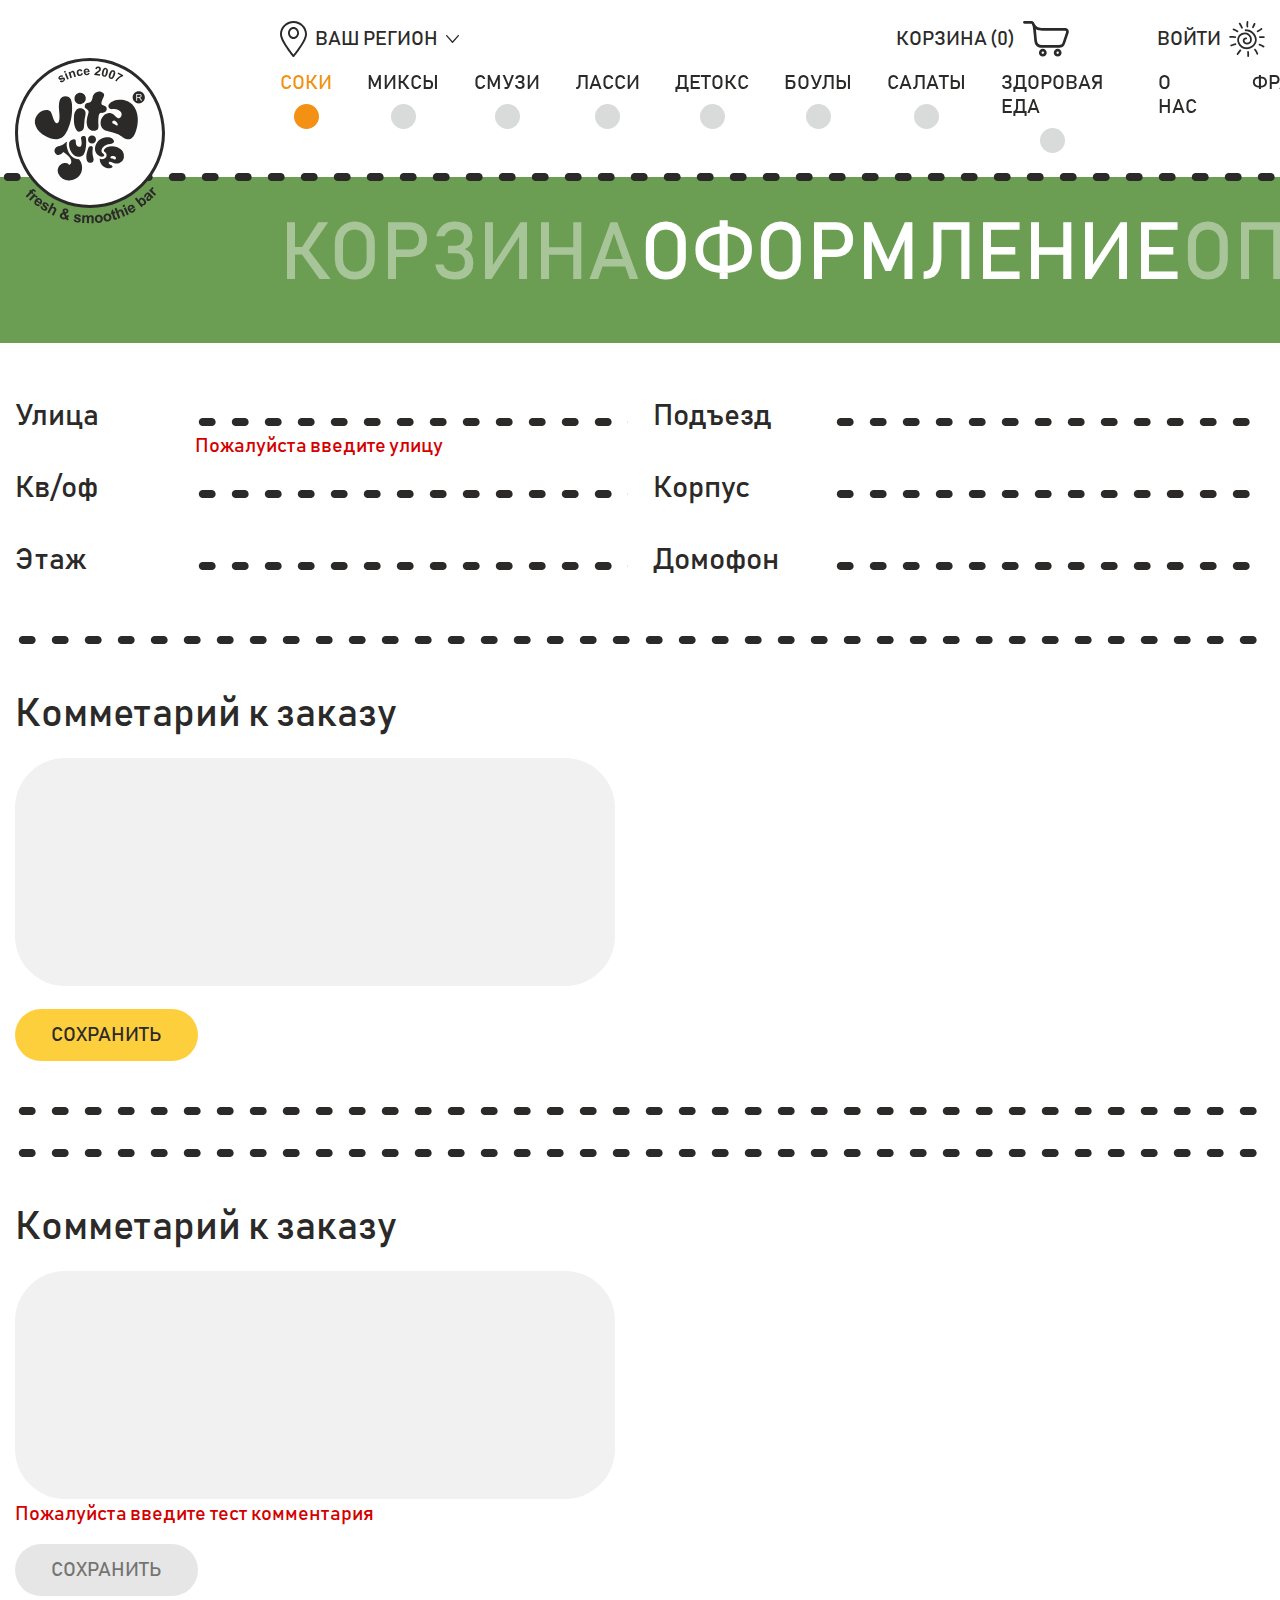
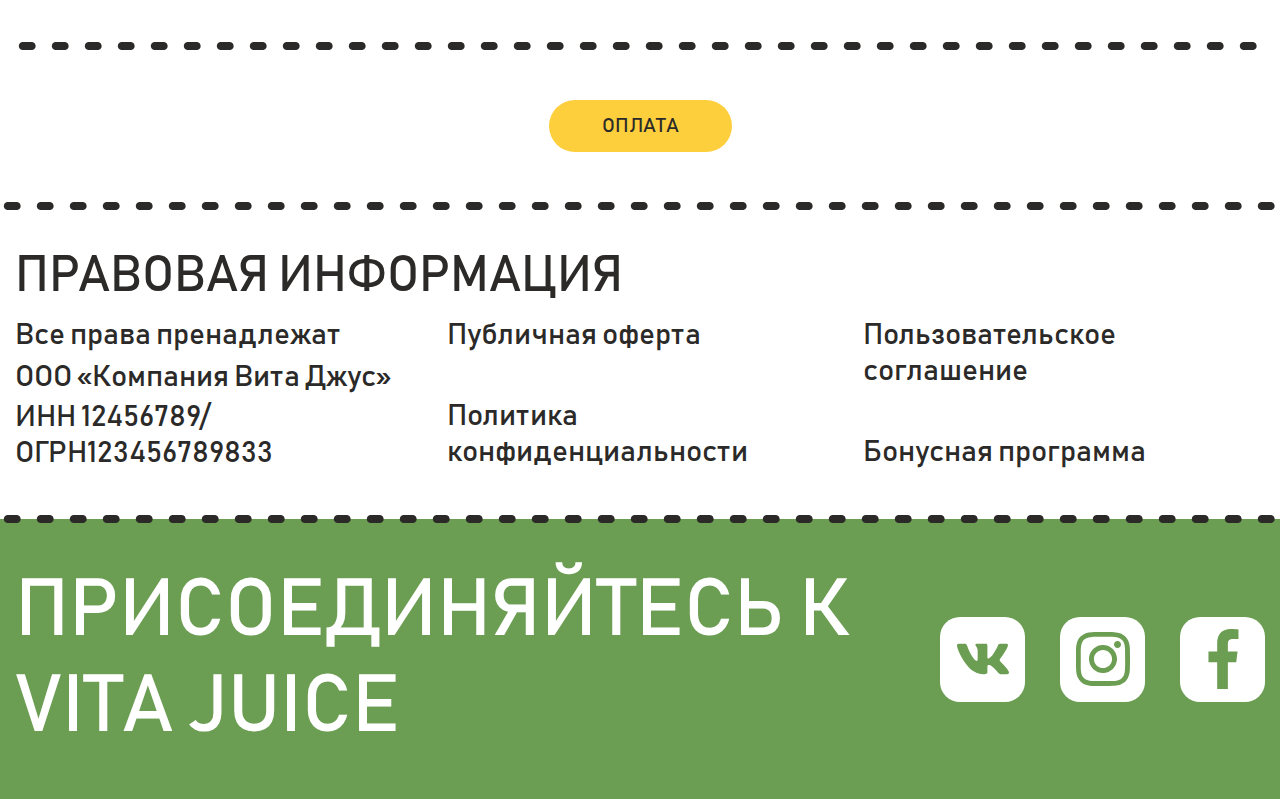
<file: registration.html>
<!DOCTYPE html>
<html lang="en">

<head>
    <meta charset="UTF-8">
    <meta http-equiv="X-UA-Compatible" content="IE=edge">
    <meta name="viewport" content="width=device-width, initial-scale=1.0">
    <link rel="stylesheet" href="css/swiper-bundle.min.css">
    <link rel="stylesheet" href="css/bootstrap.min.css">
    <link rel="stylesheet" href="css/style.css">
    <title>Oформление</title>
</head>

<body>

    <div class="wrapper">
        <header class='header border-b'>
            <div class='container'>
                <div class='header__inner'>
                    <div class="header__top">
                        <div class="header__mob">
                            <button class="header__burger">
                                <span></span>
                                <span></span>
                                <span></span>
                            </button>
                            <button class="header__mob-menu header__link">меню</button>
                        </div>
                        <button class="header__city header__link" data-toggle='modal' data-target='#modalCity'>
                            <svg width="27" height="36" viewBox="0 0 27 36" fill="none" xmlns="http://www.w3.org/2000/svg">
                                <path d="M13.5 36C13.7893 36 14.0786 35.8579 14.2232 35.6684C14.7536 35.0526 27 20.3211 27 13.2632C27 5.96842 20.925 0 13.5 0C6.075 0 0 5.96842 0 13.2632C0 20.3211 12.2464 35.0526 12.7768 35.6684C12.9214 35.8579 13.2107 36 13.5 36ZM13.5 1.89474C19.8643 1.89474 25.0714 7.01053 25.0714 13.2632C25.0714 18.7105 16.1518 30.2211 13.5 33.5368C9.69107 28.8 1.92857 18.1895 1.92857 13.2632C1.92857 7.01053 7.13571 1.89474 13.5 1.89474Z" fill="#2B2A29"/>
                                <path d="M19 12C19 8.7 16.525 6 13.5 6C10.475 6 8 8.7 8 12C8 15.3 10.475 18 13.5 18C16.525 18 19 15.3 19 12ZM9.83333 12C9.83333 9.8 11.4833 8 13.5 8C15.5167 8 17.1667 9.8 17.1667 12C17.1667 14.2 15.5167 16 13.5 16C11.4833 16 9.83333 14.2 9.83333 12Z" fill="#2B2A29"/>
                            </svg>
                            <span>ваш регион</span>
                            <svg class="header__city-arrow" width="13" height="8" viewBox="0 0 13 8" fill="none" xmlns="http://www.w3.org/2000/svg">
                                <path d="M0.174303 1.09526C-0.0908161 0.83305 -0.0377922 0.413521 0.227327 0.151315C0.492446 -0.0584495 0.916637 -0.0584495 1.18176 0.203756L6.48414 6.28693L11.8395 0.203757C12.0516 -0.058449 12.4758 -0.0584489 12.794 0.151316C13.0591 0.413522 13.0591 0.833051 12.847 1.09526L7.01438 7.75528C6.74926 8.06993 6.27205 8.06993 6.00693 7.75528L0.174303 1.09526Z" fill="#2B2A29"/>
                            </svg>
                        </button>
                        <div class="header__top-right">
                            <button class="header__link header__cart" data-toggle='modal' data-target='#modalCart'>
                                <span>корзина (0)</span>
                                <svg width="46" height="37" viewBox="0 0 46 37" fill="none" xmlns="http://www.w3.org/2000/svg">
                                    <path d="M9.13155 4.94168L9.08091 4.8166C8.81314 4.14908 8.64971 3.81301 8.50085 3.74165C8.1924 3.59357 7.3768 3.62426 5.83918 3.68181L4.63608 3.72402C4.18416 3.73628 2.99259 3.73092 2.14934 3.72632L1.40738 3.72323C0.663125 3.72093 0.0623428 3.11401 0.0646428 2.36975C0.0669428 1.6255 0.673858 1.02474 1.41812 1.02704L2.16007 1.0301C2.97493 1.03394 4.12585 1.0393 4.56473 1.0278L5.74402 0.985593C7.71133 0.911949 8.75251 0.872038 9.66403 1.30939C10.6316 1.77283 11.039 2.47181 11.5738 3.78539C13.9961 7.98699 16.248 7.97319 20.6745 7.9471L41.8068 7.95093C42.3531 7.94557 42.8587 8.0269 43.3145 8.17727L43.4449 8.22792C44.1569 8.49108 44.7324 8.92537 45.1421 9.49929C45.5741 10.1039 45.8081 10.8397 45.8081 11.6622C45.8081 12.1571 45.7176 12.6965 45.5281 13.2674L42.5096 22.3512C41.7408 24.666 41.0686 25.9589 39.9039 26.7523C38.7292 27.5533 37.3382 27.6745 35.0962 27.6745L18.7747 27.673C16.9478 27.6784 15.246 27.2073 13.9163 26.1668C12.6955 25.2093 11.8209 23.8067 11.4948 21.8939C11.2354 20.3716 11.0129 17.9516 10.7804 15.4035C10.4229 11.4927 10.0339 7.25655 9.45918 5.7803L9.13155 4.94168ZM34.6642 28.8063C35.7315 28.8063 36.7044 29.2421 37.4095 29.9464C38.1192 30.6569 38.5551 31.6298 38.5551 32.6971C38.5551 33.7644 38.1192 34.7365 37.4149 35.4424C36.7044 36.1521 35.7315 36.588 34.6642 36.588C33.5969 36.588 32.6248 36.1521 31.9189 35.4478C31.2092 34.7365 30.7733 33.7644 30.7733 32.6971C30.7733 31.6298 31.2092 30.6569 31.9135 29.9518C32.6248 29.2421 33.5969 28.8063 34.6642 28.8063ZM35.5036 31.857C35.2911 31.6444 34.9941 31.5132 34.6642 31.5132C34.3343 31.5132 34.0373 31.6444 33.8271 31.8547C33.6115 32.0702 33.4803 32.3672 33.4803 32.6971C33.4803 33.027 33.6115 33.324 33.8217 33.5342C34.0373 33.7498 34.3343 33.881 34.6642 33.881C34.9941 33.881 35.2911 33.7498 35.5013 33.5396C35.7169 33.324 35.8481 33.027 35.8481 32.6971C35.8481 32.3672 35.7169 32.0702 35.5036 31.857ZM19.819 28.8063C20.8862 28.8063 21.8591 29.2421 22.5643 29.9464C23.274 30.6569 23.7098 31.6298 23.7098 32.6971C23.7098 33.7644 23.274 34.7365 22.5696 35.4424C21.8591 36.1521 20.8862 36.588 19.819 36.588C18.7517 36.588 17.7795 36.1521 17.0736 35.4478C16.3639 34.7365 15.9281 33.7644 15.9281 32.6971C15.9281 31.6298 16.3639 30.6569 17.0683 29.9518C17.7795 29.2421 18.7517 28.8063 19.819 28.8063ZM20.6583 31.857C20.4458 31.6444 20.1489 31.5132 19.819 31.5132C19.489 31.5132 19.1921 31.6444 18.9818 31.8547C18.7662 32.0702 18.635 32.3672 18.635 32.6971C18.635 33.027 18.7662 33.324 18.9765 33.5342C19.1921 33.7498 19.489 33.881 19.819 33.881C20.1489 33.881 20.4458 33.7498 20.656 33.5396C20.8717 33.324 21.0029 33.027 21.0029 32.6971C21.0029 32.3672 20.8717 32.0702 20.6583 31.857ZM20.686 10.6433C17.2954 10.664 14.9391 10.6778 12.8751 9.36195C13.0991 11.1558 13.2864 13.1976 13.4659 15.161C13.6899 17.614 13.904 19.9442 14.1587 21.4396C14.3628 22.6397 14.8738 23.4906 15.5767 24.0415C16.3946 24.6814 17.5209 24.9714 18.7747 24.9714L35.0962 24.9729C36.8041 24.9676 37.8131 24.9085 38.3817 24.521C38.9587 24.1282 39.3799 23.222 39.95 21.5056L42.9684 12.4218C43.0574 12.1518 43.1012 11.8963 43.1012 11.6622C43.1012 11.4113 43.0452 11.208 42.9431 11.0645C42.8541 10.9395 42.7168 10.8374 42.5388 10.7668L42.4689 10.7461C42.2848 10.6855 42.063 10.6525 41.8068 10.6525L20.686 10.6433Z" fill="#2B2A29"/>
                                </svg>
                            </button>
                            <button class="header__link header__login" data-toggle='modal' data-target='#modalLogin'>
                                <span>войти</span>
                                <svg width="36" height="36" viewBox="0 0 36 36" fill="none" xmlns="http://www.w3.org/2000/svg">
                                    <path d="M16.6468 10.1338C16.1486 10.1338 15.7445 9.72966 15.7445 9.23142C15.7445 8.73318 16.1486 8.32907 16.6468 8.32907C19.1994 8.32907 21.4962 9.12501 23.3423 10.4985C25.2376 11.9088 26.6515 13.9258 27.3707 16.3116C28.9616 21.586 25.6171 26.154 20.645 27.6528C19.1058 28.1168 17.4602 28.2554 15.8821 28.0048C14.4907 27.7838 13.2144 27.2145 12.1223 26.4103C10.7667 25.4123 9.68484 24.046 9.00757 22.5329C7.82797 19.898 7.89805 16.863 9.63932 14.4982C10.3151 13.581 11.2292 12.8142 12.3668 12.2909C13.3991 11.8167 14.6099 11.5436 15.9844 11.5436C19.094 11.5436 21.3146 13.5293 22.3111 15.8558C23.8677 19.4877 22.3484 23.4562 17.964 23.4562C15.944 23.4562 13.9633 21.9717 13.7531 19.9189C13.6032 18.4472 14.3848 17.2231 15.5803 16.7193C16.3036 16.4144 18.0392 16.1433 18.1513 17.2953C18.1994 17.7894 17.8382 18.2304 17.3441 18.2784C16.4801 18.3644 15.4391 18.7148 15.5435 19.7358C15.6601 20.8852 16.8883 21.6515 17.964 21.6515C19.5437 21.6515 20.4757 20.9446 20.8614 19.965C21.2844 18.8923 21.0982 17.5971 20.6547 16.5607C19.9125 14.8276 18.2715 13.3483 15.9844 13.3483C14.8723 13.3483 13.9127 13.5595 13.1137 13.9268C12.2686 14.3156 11.5913 14.8834 11.091 15.5622C9.73088 17.4088 9.73344 19.7517 10.6506 21.7993C11.2031 23.0342 12.0839 24.1468 13.1863 24.9586C14.0595 25.6011 15.0708 26.0553 16.1645 26.2287C17.4643 26.4349 18.8352 26.3162 20.1304 25.9259C21.5714 25.4911 22.9075 24.7212 23.9372 23.691C25.8289 21.7973 26.4105 19.368 25.6437 16.8262C25.0376 14.8158 23.8544 13.1222 22.2712 11.9441C20.7304 10.7982 18.8019 10.1338 16.6468 10.1338V10.1338Z" fill="#2B2A29"/>
                                    <path fill-rule="evenodd" clip-rule="evenodd" d="M19.1657 36.0052C18.7206 36.0052 18.276 35.7182 18.2797 35.1433C18.2863 33.8311 18.3917 32.498 18.1983 31.1952C18.0981 30.5184 18.6797 30.0739 19.1948 30.0739C19.5371 30.0739 19.8495 30.2688 19.916 30.721C20.135 32.1938 20.0689 33.6587 20.0608 35.1433C20.0577 35.7182 19.6112 36.0052 19.1657 36.0052V36.0052ZM8.57843 34.0256C7.92519 34.0256 7.32869 33.1324 7.90619 32.4771C8.90987 31.3374 9.70933 30.0396 10.5953 28.8109C10.7933 28.5357 11.0706 28.4217 11.3433 28.4217C11.9851 28.4217 12.6067 29.0549 12.1341 29.7098C11.1591 31.0637 10.2721 32.4812 9.16662 33.737C8.98709 33.9406 8.7805 34.0256 8.57843 34.0256V34.0256ZM28.2131 33.6864C27.9527 33.6864 27.7048 33.5492 27.564 33.2173C26.983 31.8397 26.3158 30.4591 25.3281 29.3245C24.7552 28.6661 25.3506 27.7736 26.0013 27.7736C26.2028 27.7736 26.4095 27.8589 26.5891 28.0647C27.6853 29.3245 28.4571 30.786 29.1038 32.3175C29.406 33.0347 28.7804 33.6864 28.2131 33.6864V33.6864ZM34.5419 26.5269C34.4027 26.5269 34.2559 26.4911 34.1071 26.4093C32.8523 25.7223 31.6134 25.0183 30.2465 24.5749C29.2588 24.2562 29.5499 22.8101 30.4316 22.8101C30.5217 22.8101 30.6185 22.825 30.7197 22.8582C32.2343 23.3472 33.6166 24.1094 35.0058 24.8701C35.8647 25.3401 35.3394 26.5269 34.5419 26.5269V26.5269ZM2.22716 25.3868C1.41426 25.3868 0.877263 24.1917 1.75141 23.7396C3.17765 23.0015 4.74598 22.671 6.26314 22.1783C6.36505 22.1456 6.46007 22.1308 6.55014 22.1308C7.43249 22.1308 7.72518 23.5773 6.73685 23.8971C5.37305 24.3391 3.93205 24.6142 2.65073 25.2783C2.50597 25.3534 2.36226 25.3868 2.22716 25.3868V25.3868ZM6.30817 17.0283C4.78004 17.0283 3.33262 16.8688 1.61969 16.835C-0.399554 16.7958 -0.339451 15.0359 1.83125 15.039C3.6585 15.0421 4.70927 15.1975 6.27337 15.246C7.40792 15.2823 7.42328 17.0283 6.30817 17.0283ZM34.8944 17.0277C33.5377 17.0277 32.1801 17.0277 30.823 17.0277C29.6731 17.0277 29.6731 15.246 30.823 15.246C32.1801 15.246 33.5377 15.246 34.8944 15.246C36.0447 15.246 36.0447 17.0277 34.8944 17.0277ZM8.37478 11.3215C8.17988 11.3215 7.97885 11.2592 7.79375 11.1112C6.72764 10.2602 5.51429 9.63251 4.22622 9.18995C3.25133 8.85646 3.53468 7.41898 4.40225 7.41898C4.49583 7.41898 4.59509 7.43535 4.70094 7.47118C6.29691 8.01958 7.73381 8.79769 9.0536 9.85037C9.76357 10.4182 9.11646 11.3215 8.37478 11.3215ZM28.468 11.2954C27.6495 11.2954 27.3901 9.88822 28.3232 9.50765C29.6557 8.96801 30.7612 7.99853 31.9565 7.22307C32.1152 7.12028 32.2712 7.07525 32.418 7.07525C33.1664 7.07525 33.659 8.2405 32.8558 8.76084C31.5121 9.63251 30.2951 10.6187 28.7963 11.2264C28.6792 11.2739 28.5691 11.2954 28.468 11.2954V11.2954ZM12.9454 7.71474C12.5893 7.71474 12.2318 7.52804 12.0895 7.09733C11.6011 5.62505 10.6983 4.33656 9.91606 3.01222C9.51034 2.32419 10.1263 1.68324 10.736 1.68324C11.0062 1.68324 11.2758 1.80896 11.4547 2.11292C12.3208 3.57848 13.2681 4.99637 13.8069 6.62362C14.0257 7.28403 13.4861 7.71474 12.9454 7.71474ZM23.997 7.12599C23.4447 7.12541 22.9152 6.70242 23.1751 6.05737C23.6856 4.79636 24.2437 3.55699 24.8498 2.33794C25.0095 2.01716 25.2683 1.88426 25.5338 1.88426C26.1199 1.88426 26.7379 2.53179 26.388 3.23768C25.8515 4.31856 25.3461 5.41335 24.8938 6.53209C24.7266 6.94645 24.3573 7.12599 23.997 7.12599V7.12599ZM18.231 6.38677C17.8909 6.38677 17.5808 6.19188 17.5196 5.74011C17.2889 4.05466 17.3855 2.4182 17.633 0.740947C17.6995 0.289318 18.0115 0.0944214 18.3534 0.0944214C18.8685 0.0944214 19.4501 0.53933 19.3504 1.21567C19.1534 2.54876 19.0546 3.92571 19.2388 5.26656C19.3303 5.94217 18.7456 6.38677 18.231 6.38677Z" fill="#2B2A29"/>
                                </svg>
                            </button>
                        </div>
                    </div>
                    <div class="header__bottom">
                        <nav class="header__menu1">
                            <div class="header__menu1-top">
                                <span class="header__menu1-title header__link">меню</span>
                                <button class="header__menu1-close">
                                    <svg width="15" height="14" viewBox="0 0 15 14" fill="none" xmlns="http://www.w3.org/2000/svg">
                                        <path fill-rule="evenodd" clip-rule="evenodd" d="M0.334668 13.7002C0.534668 13.9002 0.734668 14.0002 1.03467 14.0002C1.33467 14.0002 1.53467 13.9002 1.73467 13.7002L7.03467 8.40024L12.3347 13.7002C12.5347 13.9002 12.8347 14.0002 13.0347 14.0002C13.2347 14.0002 13.5347 13.9002 13.7347 13.7002C14.1347 13.3002 14.1347 12.7002 13.7347 12.3002L8.43467 7.00024L13.7347 1.70024C14.1347 1.30024 14.1347 0.700244 13.7347 0.300244C13.3347 -0.0997559 12.7347 -0.0997559 12.3347 0.300244L7.03467 5.60024L1.73467 0.300244C1.33467 -0.0997559 0.734668 -0.0997559 0.334668 0.300244C-0.065332 0.700244 -0.065332 1.30024 0.334668 1.70024L5.63467 7.00024L0.334668 12.3002C-0.065332 12.7002 -0.065332 13.3002 0.334668 13.7002Z" fill="#2B2A29"/>
                                    </svg>
                                </button>
                            </div>
                            <div class="header__menu1-wrap">
                                <a href="" class="header__menu1-item active-link header__link header__menu1-item--color1">
                                    <span>соки</span>
                                    <i></i>
                                </a>
                                <a href="" class="header__menu1-item header__link header__menu1-item--color2">
                                    <span>миксы</span>
                                    <i></i>
                                </a>
                                <a href="" class="header__menu1-item header__link header__menu1-item--color3">
                                    <span>смузи</span>
                                    <i></i>
                                </a>
                                <a href="" class="header__menu1-item header__link header__menu1-item--color4">
                                    <span>ласси</span>
                                    <i></i>
                                </a>
                                <a href="" class="header__menu1-item header__link header__menu1-item--color5">
                                    <span>детокс</span>
                                    <i></i>
                                </a>
                                <a href="" class="header__menu1-item header__link header__menu1-item--color6">
                                    <span>боулы</span>
                                    <i></i>
                                </a>
                                <a href="" class="header__menu1-item header__link header__menu1-item--color7">
                                    <span>салаты</span>
                                    <i></i>
                                </a>
                                <a href="" class="header__menu1-item header__link header__menu1-item--color8">
                                    <span>здоровая еда</span>
                                    <i></i>
                                </a>
                            </div>
                        </nav>
                        <nav class="header__menu2">
                            <div class="header__menu2-top">
                                <a href="index.html" class="header__logo">
                                    <svg viewBox="0 0 150 166" fill="none" xmlns="http://www.w3.org/2000/svg">
                                        <path fill-rule="evenodd" clip-rule="evenodd" d="M75.0001 2.09763C115.263 2.09763 147.903 34.7373 147.903 75.0003C147.903 115.263 115.263 147.903 75.0001 147.903C34.7371 147.903 2.09741 115.263 2.09741 75.0003C2.09741 34.7373 34.7371 2.09763 75.0001 2.09763Z" fill="#FEFEFE"/>
                                        <path fill-rule="evenodd" clip-rule="evenodd" d="M75.0002 0C116.414 0 150 33.5861 150 74.9999C150 116.415 116.414 150 75.0002 150C33.5861 150 0 116.415 0 74.9999C0 33.5861 33.5861 0 75.0002 0ZM75.0002 3.0209C114.746 3.0209 146.979 35.2546 146.979 74.9999C146.979 114.746 114.746 146.979 75.0002 146.979C35.2545 146.979 3.02098 114.746 3.02098 74.9999C3.02098 35.2546 35.2545 3.0209 75.0002 3.0209Z" fill="#2B2A29"/>
                                        <path fill-rule="evenodd" clip-rule="evenodd" d="M96.608 109.8C94.0579 110.893 91.4963 110.221 89.2246 108.96C86.1841 107.272 84.8123 104.052 84.624 100.769C85.3968 101.024 86.1999 101.167 86.9713 101.164C88.538 101.156 89.9978 100.599 91.011 99.2818L91.2104 99.0226L91.3363 98.7056C91.7442 97.6789 91.703 96.7066 91.3621 95.8429L91.3588 95.8441C91.009 94.9634 90.3602 94.2572 89.589 93.7758C89.4349 93.663 89.3031 93.5466 89.192 93.4283C88.9401 93.1597 88.8329 92.8857 88.8391 92.6239C88.8483 92.2347 89.0388 91.7826 89.3602 91.316C89.5751 91.0039 89.8484 90.6929 90.169 90.3922C90.6238 89.9655 91.1907 89.5521 91.8627 89.2017C96.2629 87.544 101.659 87.8947 106.027 91.5483C108.378 93.5152 109.084 96.1407 108.921 99.1479C108.424 103.888 103.145 106.758 98.6871 104.994C97.6201 104.571 95.5075 103.226 94.4068 103.842C93.8241 104.168 93.5687 105.129 93.9959 105.725C94.6518 106.64 95.5885 106.79 96.4894 107.367C97.8782 108.255 97.9675 109.218 96.608 109.8ZM96.766 98.0564C95.6562 98.3795 94.5956 100.055 95.9783 100.289C98.8602 100.775 98.1471 101.216 99.3355 101.408C101.089 101.69 101.513 99.9476 100.381 98.7814C99.6701 98.0495 98.0927 97.6704 96.766 98.0564Z" fill="#2B2A29"/>
                                        <path fill-rule="evenodd" clip-rule="evenodd" d="M58.978 58.4765C58.7125 63.9823 59.0868 68.9152 61.9756 72.7466C63.6778 75.0042 68.6298 73.2016 68.8928 69.6192C69.4394 64.8797 69.2452 62.0281 70.3442 57.5306C71.5613 52.5492 68.7508 51.1812 66.0553 50.3205C63.304 49.4422 59.2968 51.8721 58.978 58.4765ZM65.2565 34.8662C68.37 34.9275 70.8452 37.502 70.7839 40.6156C70.7226 43.7291 68.148 46.2043 65.0345 46.143C61.921 46.0817 59.4458 43.5072 59.5071 40.3937C59.5684 37.2801 62.143 34.8049 65.2565 34.8662Z" fill="#2B2A29"/>
                                        <path fill-rule="evenodd" clip-rule="evenodd" d="M44.0332 45.6735C44.8167 41.1231 45.5171 38.8439 50.2875 38.2039C54.9998 38.1964 56.3202 41.2593 56.9134 45.3891C57.3414 50.6754 57.1233 56.0845 56.0436 61.2475C54.9427 66.2238 53.3352 71.1071 50.674 75.5394C48.6316 78.6821 46.0673 80.8661 42.1969 81.3051C37.7596 81.582 33.2045 79.7052 29.432 77.5535L29.0708 77.3403L28.7153 77.1245L28.3669 76.9058L28.0263 76.6854L27.6935 76.4629L27.3685 76.2388L27.0571 76.0163L26.1742 75.3438C23.0181 72.6793 20.8182 69.6273 19.9663 65.5868C19.4104 61.8565 20.647 58.7343 23.2154 55.7787C26.1839 52.3624 33.0185 50.088 35.8566 53.9642C37.5342 56.3651 38.6667 65.3399 42.1104 65.2473C44.9612 64.5938 44.4682 58.7749 44.4261 56.6999C44.3145 53.0143 43.5273 49.3726 44.0332 45.6735Z" fill="#2B2A29"/>
                                        <path fill-rule="evenodd" clip-rule="evenodd" d="M76.9655 41.7577C77.7902 39.7639 77.4039 37.8387 78.9561 36.1254C80.7818 34.1099 83.4882 33.0753 86.406 33.8951C89.3018 35.0539 89.7847 36.7589 88.3756 39.4815C87.6879 40.8103 87.1126 42.2678 86.5925 43.896C85.9893 45.7821 86.4926 46.93 88.8176 47.5767C93.9426 49.1891 91.9451 55.1005 86.7489 54.8766C84.5834 54.7832 83.9353 56.2505 83.6736 57.9365C83.2134 60.9027 83.221 64.1655 83.3874 66.3292C83.7004 70.391 83.2263 72.1705 80.1972 72.6861C74.2435 73.6996 71.7484 68.8732 71.6867 64.4664C71.6484 61.7168 72.5016 58.1544 73.5335 54.8426C74.187 52.7448 72.2683 51.4092 70.9197 50.5647C68.8637 49.2777 69.4619 44.8067 73.4997 44.6554C75.2125 44.5916 75.9654 44.1736 76.9655 41.7577Z" fill="#2B2A29"/>
                                        <path fill-rule="evenodd" clip-rule="evenodd" d="M98.4537 65.7337L98.7912 65.8675L99.0948 66.0058L99.3956 66.1589L99.6915 66.3218L99.979 66.4901L100.258 66.6593L100.525 66.826L100.78 66.9855L101.02 67.1334L101.246 67.2668L101.459 67.3819L101.665 67.4743L101.876 67.54L102.129 67.5602L102.455 67.4423L102.708 67.097L102.772 66.7269L102.746 66.4273L102.68 66.1516L102.585 65.8722L102.46 65.5809L102.309 65.2792L102.132 64.969L101.931 64.6552L101.708 64.3431L101.463 64.0375L101.198 63.7447L100.914 63.4701L100.611 63.2203L100.292 63.0017L99.9534 62.8215L99.5827 62.6821L98.9404 62.6034L98.3329 62.7363L97.8105 63.0613L97.4194 63.5696L97.2515 64.2313L97.4037 64.8921L97.8325 65.4012L98.4537 65.7337ZM93.41 47.5923L93.4614 47.4329L93.5386 47.2272L93.6263 47.0233L93.7252 46.8197L93.8338 46.6184L93.953 46.4193L94.0826 46.2217L94.2232 46.0256L94.3733 45.8319L94.5336 45.64L94.7034 45.4515L94.8837 45.2652L95.0727 45.082L95.2723 44.9017L95.4799 44.7249L95.6919 44.5558L96.3431 44.0914L97.0507 43.6629L97.8145 43.2698L98.6307 42.9146L99.4933 42.6011L100.398 42.3305L101.339 42.1064L102.311 41.9305L103.31 41.8057L104.33 41.7341L105.367 41.7175L106.416 41.7581L107.471 41.8588L108.528 42.0209L109.581 42.2468L110.627 42.5383L111.66 42.8977L112.675 43.3268L113.668 43.8279L114.635 44.402L115.569 45.0515L116.468 45.7794L117.326 46.5867L118.14 47.4757L118.903 48.449L119.613 49.5087L120.264 50.6578L120.853 51.8977L121.375 53.2319L121.824 54.6628L122.196 56.1938L122.488 57.8319L122.558 58.3476L122.619 58.8713L122.671 59.3971L122.713 59.9234L122.744 60.4519L122.767 60.9817L122.78 61.5128L122.784 62.0443L122.777 62.577L122.762 63.1108L122.737 63.6447L122.704 64.1794L122.661 64.7141L122.61 65.2485L122.55 65.7836L122.482 66.3174L122.405 66.8514L122.319 67.385L122.225 67.9178L122.123 68.4492L122.013 68.9801L121.894 69.5097L121.768 70.0379L121.634 70.564L121.492 71.089L121.342 71.6119L121.185 72.1331L121.021 72.6514L120.849 73.1677L120.67 73.6816L120.484 74.1928L120.292 74.6992L120.089 75.2044L119.883 75.6858L119.672 76.1463L119.458 76.5852L119.239 77.0025L119.017 77.3996L118.79 77.7754L118.56 78.131L118.325 78.4659L118.088 78.7808L117.846 79.0762L117.602 79.3519L117.354 79.6087L117.104 79.846L116.849 80.0653L116.591 80.2657L116.329 80.4492L116.064 80.6147L115.795 80.7633L115.522 80.8947L115.244 81.0097L114.963 81.1078L114.677 81.1898L114.386 81.2554L114.09 81.3053L113.79 81.3387L113.484 81.356L113.174 81.3572L112.858 81.3427L112.538 81.3118L112.212 81.2659L111.882 81.2025L111.526 81.1197L111.179 81.0228L110.838 80.9128L110.503 80.7904L110.174 80.6562L109.85 80.5107L109.532 80.3551L109.217 80.1889L108.906 80.0141L108.598 79.8311L108.294 79.6402L107.993 79.4419L107.693 79.2373L107.395 79.0271L107.099 78.8122L106.803 78.5928L106.507 78.3701L106.212 78.1443C103.111 75.7666 98.7909 74.5621 95.0285 73.7248C91.7626 73.0138 87.5738 72.589 85.9202 67.5583C84.798 62.1542 87.077 59.1193 89.0795 57.2391C90.6147 55.7977 93.2082 54.5942 95.9187 55.1545C98.8627 55.7629 100.164 58.486 102.512 60.0381C104.039 60.7588 105.065 59.8149 106.15 58.3946L106.33 57.9733L106.456 57.5973L106.545 57.2178L106.6 56.836L106.619 56.4563L106.604 56.0811L106.555 55.7122L106.474 55.3501L106.36 54.9986L106.217 54.6579L106.045 54.3292L105.845 54.0118L105.618 53.7079L105.365 53.4171L105.087 53.1402L104.784 52.877L104.457 52.6285L104.106 52.3955L103.732 52.1784L103.336 51.977L102.917 51.7933L102.476 51.6272L102.013 51.4796L101.53 51.3509L101.025 51.2425L100.501 51.1548L99.9562 51.0886L99.3923 51.0444L98.809 51.0237L98.2069 51.027L97.5866 51.0554L96.9645 51.1076L96.5269 51.1283L96.1231 51.1011L95.7385 51.0302L95.3757 50.9176L95.0352 50.768L94.7215 50.5833L94.4354 50.368L94.1798 50.124L93.9553 49.8559L93.7652 49.5668L93.6107 49.2607L93.493 48.9404L93.4129 48.6085L93.3724 48.2685L93.3718 47.9205L93.41 47.5923Z" fill="#2B2A29"/>
                                        <path fill-rule="evenodd" clip-rule="evenodd" d="M63.9312 101.211L64.1817 101.51L64.3713 101.752L64.5561 101.997L64.7341 102.245L64.9064 102.495L65.0709 102.746L65.2298 103.001L65.3813 103.257L65.5264 103.515L65.6642 103.775L65.7956 104.038L65.9197 104.303L66.0372 104.569L66.1472 104.837L66.2505 105.108L66.3463 105.381L66.4349 105.654L66.5573 106.074L66.6664 106.496L66.7627 106.919L66.8458 107.343L66.9154 107.768L66.9721 108.192L67.0156 108.618L67.0463 109.043L67.0633 109.467L67.0675 109.89L67.0583 110.312L67.0364 110.732L67.0011 111.15L66.9528 111.565L66.8913 111.978L66.8167 112.387L66.729 112.793L66.628 113.195L66.5139 113.593L66.387 113.986L66.2467 114.375L66.0937 114.758L65.9274 115.135L65.7486 115.507L65.5558 115.873L65.3505 116.231L65.132 116.583L64.9009 116.928L64.6558 117.265L64.3984 117.594L64.1275 117.916L63.8437 118.228L63.5823 118.496L63.3098 118.757L63.0264 119.011L62.7334 119.257L62.4305 119.497L62.1184 119.728L61.7978 119.951L61.4689 120.166L61.1318 120.373L60.788 120.571L60.4368 120.76L60.08 120.94L59.7168 121.11L59.3483 121.272L58.9752 121.423L58.5979 121.564L58.2162 121.696L57.8316 121.817L57.4438 121.928L57.0536 122.028L56.6615 122.117L56.2683 122.194L55.8742 122.261L55.4799 122.317L55.085 122.36L54.6912 122.392L54.2982 122.412L53.9071 122.42L53.5176 122.415L53.1308 122.398L52.7473 122.369L52.3669 122.326L52.0107 122.275L51.6561 122.213L51.3038 122.14L50.9546 122.056L50.6075 121.961L50.2637 121.856L49.9232 121.74L49.5864 121.613L49.2533 121.475L48.9249 121.327L48.6005 121.169L48.281 120.999L47.9665 120.819L47.6576 120.628L47.3542 120.427L47.0565 120.215L46.7643 119.993L46.4796 119.76L46.2011 119.516L45.9296 119.262L45.6652 118.997L45.4086 118.722L45.1597 118.437L44.9188 118.14L44.6855 117.833L44.462 117.516L44.2464 117.188L44.0406 116.849L43.8436 116.5L43.6565 116.14L43.4793 115.77L43.3151 115.394L43.0551 114.689L42.87 114.002L42.7526 113.328L42.7005 112.669L42.709 112.025L42.7751 111.398L42.8953 110.789L43.0673 110.2L43.287 109.631L43.552 109.086L43.8585 108.566L44.2041 108.072L44.585 107.606L44.9982 107.172L45.4394 106.77L45.9063 106.402L46.3944 106.071L46.9008 105.779L47.4214 105.526L47.9534 105.316L48.4917 105.15L49.0339 105.029L49.5761 104.955L50.1149 104.929L50.6459 104.954L51.1673 105.029L51.6762 105.157L52.1697 105.338L52.6453 105.576L53.1009 105.871L53.5339 106.227L54.1691 106.878C55.5828 106.196 56.2898 105.344 56.2999 103.752C56.3103 102.131 55.6323 100.745 54.6912 99.4521C53.4626 97.7655 49.9444 95.1655 48.1746 94.0797C46.8418 96.6563 42.8266 98.2322 40.4587 95.4242C38.3345 92.9047 39.926 89.2457 43.1707 88.3578C45.2635 87.7851 46.5061 87.6374 48.8763 86.0077C50.034 85.2115 51.4626 83.5791 52.0137 83.7574C51.6577 84.8419 51.525 86.1603 51.7058 87.7878C51.8828 89.3818 52.3081 91.0724 52.9574 92.6856C53.8949 95.015 55.3154 97.2135 57.1552 98.7845C59.0302 100.386 61.3073 101.347 63.9312 101.211Z" fill="#2B2A29"/>
                                        <path fill-rule="evenodd" clip-rule="evenodd" d="M88.8449 79.8007C93.0982 78.7839 96.0505 79.3462 97.9154 81.18C99.732 82.9662 99.4924 85.5595 95.0941 85.8827C92.2036 86.095 89.9715 87.3227 88.5424 88.6634C86.2298 90.8331 85.4431 93.8018 88.3267 95.788C89.0198 96.2189 89.4793 96.9612 89.1335 97.832C88.0201 99.2796 85.6532 98.9307 83.9642 97.856C76.6838 93.2235 80.3502 81.8314 88.8449 79.8007Z" fill="#2B2A29"/>
                                        <path fill-rule="evenodd" clip-rule="evenodd" d="M78.4478 100.248C79.2313 102.988 77.8392 104.641 75.662 104.837C72.7351 105.099 71.7813 103.214 71.4475 100.618C70.9441 96.7006 72.0279 94.2893 73.2108 90.2413C74.1362 87.0747 78.4179 87.0229 77.8027 90.5124C77.2279 93.7743 77.3708 96.483 78.4478 100.248Z" fill="#2B2A29"/>
                                        <path fill-rule="evenodd" clip-rule="evenodd" d="M60.8288 84.2201C60.6728 86.7148 62.1965 88.2188 62.9549 88.5147C66.2538 89.8035 67.4554 86.9648 66.0902 80.6499C65.7376 79.0183 66.7649 78.2289 68.392 78.0204C70.0946 77.9479 70.5191 78.1802 70.8814 80.0167C71.3331 82.3057 71.2714 86.0824 71.0028 88.1847C70.2528 94.0563 68.9735 97.2175 66.4468 98.2345C59.4074 101.068 54.7298 93.4994 54.0665 87.5276C53.6931 84.1651 54.9304 82.8024 56.5296 82.0891C58.7817 81.0842 61.0533 80.6292 60.8288 84.2201Z" fill="#2B2A29"/>
                                        <path fill-rule="evenodd" clip-rule="evenodd" d="M76.8867 77.5776C79.0871 77.5003 80.9343 79.2219 81.0116 81.4223C81.0891 83.6228 79.3674 85.47 77.1671 85.5473C74.9666 85.6246 73.1195 83.903 73.0421 81.7026C72.9647 79.5022 74.6863 77.6551 76.8867 77.5776Z" fill="#2B2A29"/>
                                        <path fill-rule="evenodd" clip-rule="evenodd" d="M123.751 33.1982C127.131 33.1982 129.871 35.9386 129.871 39.3186C129.871 42.6989 127.131 45.4393 123.751 45.4393C120.37 45.4393 117.63 42.6989 117.63 39.3186C117.63 35.9386 120.37 33.1982 123.751 33.1982ZM121.245 42.6584V35.9866H124.201C124.796 35.9866 125.248 36.0472 125.557 36.1667C125.866 36.2863 126.113 36.4974 126.298 36.8003C126.483 37.1031 126.574 37.4386 126.574 37.8053C126.574 38.2787 126.42 38.678 126.115 39.0025C125.809 39.3269 125.337 39.5321 124.697 39.6207C124.931 39.7324 125.109 39.8436 125.229 39.953C125.488 40.1882 125.733 40.4849 125.959 40.8413L127.113 42.6584H126.011L125.129 41.2699C124.873 40.8673 124.66 40.5612 124.493 40.3489C124.326 40.1359 124.176 39.9885 124.044 39.9033C123.914 39.8193 123.78 39.7578 123.642 39.7262C123.544 39.7036 123.38 39.6953 123.152 39.6953H122.13V42.6584H121.245ZM122.13 38.9312H124.024C124.428 38.9312 124.742 38.8883 124.969 38.8052C125.195 38.7223 125.367 38.5889 125.484 38.4047C125.601 38.2209 125.661 38.0226 125.661 37.8067C125.661 37.4914 125.548 37.2303 125.32 37.0271C125.091 36.8236 124.731 36.7227 124.239 36.7227H122.13V38.9312Z" fill="#2B2A29"/>
                                        <path d="M44.6906 23.4007L46.0631 22.3601C46.2823 22.613 46.5295 22.7619 46.8051 22.8041C47.08 22.8492 47.3932 22.7749 47.7418 22.5854C48.1267 22.3763 48.3775 22.1488 48.4962 21.9018C48.5723 21.7318 48.5647 21.5628 48.4743 21.3963C48.4136 21.2844 48.3265 21.21 48.2157 21.1742C48.1031 21.144 47.9007 21.1674 47.6117 21.2473C46.2656 21.6345 45.3734 21.8055 44.9328 21.7617C44.3206 21.6988 43.8685 21.3966 43.575 20.8564C43.3089 20.3667 43.2795 19.8515 43.4837 19.3099C43.6881 18.7682 44.1941 18.2781 45.0019 17.8392C45.7716 17.4209 46.4131 17.2363 46.9238 17.2842C47.4353 17.3339 47.8959 17.5658 48.3048 17.9825L47.0477 19.0026C46.868 18.8147 46.6601 18.7076 46.4283 18.6814C46.1964 18.6553 45.9248 18.728 45.6123 18.8978C45.218 19.1119 44.9657 19.3192 44.8538 19.5227C44.7822 19.6624 44.7813 19.7938 44.8481 19.9167C44.9059 20.0232 45.0039 20.0872 45.1434 20.1073C45.3329 20.1331 45.873 20.0199 46.7664 19.7687C47.6596 19.5172 48.3341 19.4364 48.7909 19.5276C49.2468 19.6216 49.6036 19.9075 49.8609 20.381C50.1407 20.8962 50.1671 21.4575 49.9365 22.0625C49.7074 22.6668 49.1707 23.1993 48.325 23.6588C47.559 24.075 46.8672 24.2496 46.2512 24.1841C45.637 24.1174 45.1164 23.8574 44.6906 23.4007ZM49.4208 14.8653L48.8228 13.4167L50.3853 12.7716L50.9833 14.2202L49.4208 14.8653ZM52.1943 21.5831L49.7504 15.6634L51.3129 15.0184L53.7566 20.938L52.1943 21.5831ZM60.9529 18.6333L59.3309 19.1099L58.411 15.9784C58.2163 15.3154 58.0549 14.8978 57.9288 14.7247C57.8006 14.5503 57.6441 14.4334 57.4543 14.3711C57.2646 14.309 57.0594 14.3114 56.8384 14.3763C56.5543 14.4598 56.3225 14.6115 56.1427 14.8316C55.961 15.0521 55.8675 15.3024 55.8586 15.5794C55.8487 15.8588 55.9451 16.3407 56.1469 17.0273L56.9632 19.8055L55.3413 20.2821L53.536 14.1377L55.0397 13.6959L55.3046 14.5976C55.6407 13.7507 56.2168 13.2085 57.0356 12.968C57.3947 12.8626 57.7434 12.8307 58.079 12.8716C58.4172 12.9135 58.6903 13.0113 58.9007 13.1659C59.1137 13.3221 59.287 13.5176 59.421 13.7548C59.557 13.9915 59.6932 14.3457 59.8322 14.8193L60.9529 18.6333ZM67.4004 12.8841L65.8038 13.4441C65.6958 13.1261 65.5299 12.901 65.3058 12.7667C65.0822 12.6344 64.8149 12.5924 64.5023 12.6434C64.0863 12.711 63.7767 12.9094 63.5761 13.238C63.3754 13.5665 63.3301 14.0678 63.44 14.7437C63.5623 15.4948 63.7743 16.004 64.0768 16.2735C64.379 16.5431 64.7411 16.6424 65.1634 16.5738C65.48 16.5222 65.7249 16.3886 65.8963 16.1752C66.07 15.9614 66.1614 15.6278 66.1725 15.1717L67.8624 15.1842C67.8149 15.9669 67.581 16.5906 67.1607 17.0549C66.7403 17.5191 66.1241 17.8174 65.3105 17.9501C64.3887 18.1001 63.6043 17.9279 62.9614 17.4345C62.3162 16.9396 61.9105 16.1764 61.7422 15.143C61.572 14.0977 61.716 13.2409 62.171 12.5687C62.6263 11.8966 63.324 11.485 64.2638 11.332C65.0309 11.2071 65.6691 11.274 66.1776 11.5308C66.6841 11.788 67.091 12.2383 67.4004 12.8841ZM72.9438 14.9143L74.6508 15.0697C74.4822 15.7032 74.1753 16.1989 73.7343 16.5581C73.2913 16.9155 72.7191 17.1217 72.0199 17.1747C70.9103 17.2588 70.0607 16.9581 69.4745 16.2723C69.0099 15.722 68.7432 15.0038 68.6758 14.1158C68.5956 13.0577 68.8095 12.2062 69.3158 11.5655C69.8218 10.923 70.4985 10.5706 71.3433 10.5065C72.2907 10.4348 73.0631 10.6917 73.66 11.2777C74.2552 11.8636 74.5907 12.8056 74.6642 14.1035L70.4439 14.4232C70.4941 14.9226 70.659 15.3019 70.9406 15.5613C71.22 15.8204 71.5546 15.9355 71.9402 15.9062C72.2046 15.8863 72.4206 15.7976 72.5883 15.6404C72.758 15.4833 72.8756 15.2413 72.9438 14.9143ZM72.9125 13.1967C72.8633 12.7074 72.7098 12.3437 72.4506 12.1077C72.1911 11.8695 71.8903 11.7643 71.5459 11.7906C71.1788 11.8183 70.8856 11.9768 70.666 12.2635C70.4464 12.5504 70.3572 12.9263 70.3965 13.3873L72.9125 13.1967ZM85.216 16.2522L84.9956 17.8037L79.1193 16.9692C79.2663 16.3877 79.537 15.857 79.9295 15.3746C80.322 14.8925 81.0506 14.2813 82.1114 13.5408C82.9667 12.9436 83.4967 12.5307 83.7035 12.3047C83.9826 11.9912 84.1472 11.6655 84.1955 11.3254C84.2487 10.9509 84.1898 10.6496 84.0167 10.4195C83.8459 10.1894 83.583 10.0505 83.2308 10.0005C82.8807 9.95072 82.5888 10.0172 82.3509 10.1994C82.1155 10.3799 81.9478 10.7134 81.8455 11.1996L80.1954 10.7949C80.4265 9.88475 80.8324 9.26521 81.4149 8.9365C81.9972 8.60999 82.6815 8.50161 83.4694 8.61355C84.3328 8.7361 84.9775 9.06662 85.406 9.60293C85.8327 10.1392 85.9966 10.7547 85.898 11.4488C85.8419 11.8438 85.7174 12.2084 85.526 12.5469C85.335 12.8832 85.0581 13.2241 84.6951 13.5712C84.4565 13.8034 84.0351 14.1234 83.4365 14.5351C82.8361 14.9461 82.4544 15.2202 82.291 15.3612C82.1261 15.4997 81.9897 15.6403 81.8807 15.7785L85.216 16.2522ZM90.8753 9.93549C91.71 10.1238 92.2945 10.5697 92.6311 11.2739C93.0316 12.1064 93.0478 13.3432 92.6785 14.9804C92.3097 16.6152 91.7617 17.7272 91.0368 18.3141C90.4364 18.7984 89.72 18.9468 88.8853 18.7585C88.0467 18.5694 87.4434 18.0938 87.0756 17.3322C86.7076 16.5703 86.711 15.3587 87.0849 13.7017C87.4518 12.0747 87.999 10.967 88.7237 10.3799C89.3242 9.89558 90.0407 9.74721 90.8753 9.93549ZM90.5657 11.3077C90.3693 11.2633 90.1781 11.2877 89.9969 11.3818C89.8137 11.4731 89.6418 11.6748 89.4829 11.9868C89.2742 12.3887 89.0551 13.0984 88.8266 14.1114C88.5977 15.1267 88.4907 15.834 88.5057 16.2358C88.5204 16.6376 88.5897 16.9189 88.7137 17.0797C88.8377 17.2403 88.9981 17.342 89.1947 17.3863C89.3914 17.4306 89.5824 17.4063 89.766 17.3127C89.9468 17.2207 90.1187 17.0192 90.2776 16.7073C90.4855 16.3092 90.7042 15.6017 90.9331 14.5867C91.1617 13.5734 91.2686 12.866 91.2537 12.4642C91.2388 12.0624 91.17 11.779 91.0459 11.6185C90.9225 11.4557 90.7624 11.352 90.5657 11.3077ZM98.6032 12.3537C99.4035 12.6564 99.9204 13.1791 100.156 13.9235C100.437 14.8035 100.28 16.0305 99.6871 17.6004C99.0944 19.1681 98.3971 20.193 97.5978 20.6734C96.9356 21.0694 96.2056 21.1166 95.4053 20.8142C94.6012 20.5102 94.0698 19.9555 93.8114 19.15C93.5533 18.3442 93.7252 17.1449 94.3258 15.556C94.9155 13.9961 95.6113 12.9751 96.4108 12.4946C97.0728 12.0984 97.8029 12.0512 98.6032 12.3537ZM98.1058 13.6695C97.9173 13.5984 97.7248 13.5959 97.5321 13.6638C97.3381 13.7288 97.1398 13.9046 96.9391 14.1915C96.6764 14.5605 96.3607 15.2327 95.9935 16.2041C95.6255 17.1776 95.4213 17.8633 95.3802 18.2632C95.3389 18.6631 95.3686 18.9514 95.4688 19.1278C95.5693 19.3041 95.714 19.4271 95.9027 19.4983C96.0913 19.5695 96.2838 19.5721 96.4785 19.5049C96.6703 19.4389 96.8686 19.2635 97.0694 18.9764C97.3306 18.6113 97.6456 17.941 98.0136 16.9678C98.3807 15.9962 98.5851 15.3103 98.6261 14.9106C98.6674 14.5105 98.6385 14.2204 98.5381 14.0441C98.4384 13.8656 98.2944 13.741 98.1058 13.6695ZM102.524 15.8073L103.257 14.4222L108.384 17.1341L107.806 18.2248C107.163 18.4169 106.418 18.7864 105.569 19.3327C104.721 19.88 103.949 20.5301 103.256 21.285C102.564 22.04 102.036 22.7639 101.676 23.4548L100.236 22.6932C100.834 21.625 101.639 20.6389 102.654 19.7358C103.67 18.8355 104.763 18.1246 105.935 17.6115L102.524 15.8073Z" fill="#2B2A29"/>
                                        <path d="M15.2277 131.752L16.0496 132.542L16.4562 132.118C16.9099 131.646 17.2998 131.341 17.6241 131.206C17.9501 131.068 18.3175 131.057 18.728 131.171C19.1405 131.287 19.554 131.542 19.9685 131.94C20.3921 132.347 20.7478 132.81 21.0341 133.327L19.8543 134.176C19.6665 133.889 19.4618 133.636 19.2381 133.422C19.0183 133.21 18.813 133.11 18.6206 133.119C18.428 133.129 18.1925 133.277 17.9154 133.565L17.5311 133.965L18.645 135.035L17.523 136.203L16.4092 135.133L12.1396 139.578L10.658 138.154L14.9276 133.71L14.1057 132.92L15.2277 131.752ZM15.5434 142.765L14.0073 141.4L19.1754 135.581L20.5992 136.846L19.8656 137.672C20.4574 137.499 20.9052 137.439 21.2094 137.491C21.5134 137.544 21.7888 137.682 22.0374 137.903C22.3887 138.214 22.6406 138.612 22.7949 139.093L21.1268 140.012C21.0163 139.613 20.85 139.315 20.6276 139.117C20.4109 138.925 20.1745 138.822 19.9206 138.807C19.6648 138.794 19.3579 138.902 18.9965 139.136C18.6349 139.37 18.0145 139.982 17.1365 140.971L15.5434 142.765ZM23.5638 146.014L24.9965 147.526C24.3342 147.969 23.6565 148.175 22.9655 148.149C22.2745 148.119 21.5869 147.848 20.9064 147.335C19.8266 146.521 19.2926 145.565 19.3082 144.469C19.3263 143.593 19.6592 142.724 20.3105 141.86C21.0867 140.83 21.9656 140.225 22.9417 140.047C23.9194 139.867 24.8195 140.088 25.6418 140.708C26.5639 141.403 27.0619 142.257 27.1368 143.271C27.2092 144.284 26.7591 145.412 25.7845 146.656L21.6771 143.56C21.322 144.056 21.1679 144.534 21.2168 144.996C21.2637 145.458 21.4768 145.831 21.8519 146.114C22.1094 146.308 22.3777 146.4 22.6567 146.392C22.9375 146.384 23.2391 146.258 23.5638 146.014ZM24.9141 144.422C25.2616 143.936 25.4137 143.481 25.3668 143.058C25.3213 142.632 25.1312 142.295 24.7958 142.042C24.4386 141.773 24.044 141.682 23.6133 141.767C23.1828 141.853 22.7997 142.124 22.4653 142.576L24.9141 144.422ZM25.791 147.942L27.7037 148.792C27.5629 149.174 27.5494 149.525 27.6661 149.843C27.7794 150.161 28.042 150.451 28.4482 150.711C28.8967 150.998 29.2858 151.132 29.6183 151.113C29.844 151.095 30.0195 150.987 30.1433 150.794C30.2269 150.663 30.255 150.527 30.2282 150.388C30.1944 150.251 30.0506 150.049 29.7962 149.788C28.5947 148.582 27.8892 147.733 27.6776 147.238C27.3854 146.55 27.4419 145.891 27.8449 145.262C28.2101 144.692 28.7412 144.358 29.4373 144.258C30.1338 144.158 30.9523 144.409 31.8933 145.011C32.7897 145.585 33.3627 146.16 33.611 146.732C33.858 147.305 33.8814 147.931 33.6775 148.611L31.8545 147.871C31.9494 147.57 31.9414 147.286 31.8334 147.024C31.7253 146.761 31.4882 146.515 31.1242 146.282C30.6654 145.988 30.2966 145.841 30.0144 145.841C29.8239 145.847 29.6832 145.923 29.5914 146.066C29.512 146.19 29.5015 146.332 29.5618 146.492C29.6456 146.709 30.0829 147.218 30.8741 148.021C31.6654 148.824 32.1474 149.495 32.318 150.034C32.4856 150.575 32.3903 151.123 32.0372 151.674C31.6532 152.274 31.0711 152.631 30.2919 152.741C29.5146 152.851 28.6329 152.592 27.6478 151.962C26.7554 151.39 26.164 150.756 25.8725 150.062C25.5832 149.369 25.5546 148.663 25.791 147.942ZM39.0025 145.796L37.2158 149.352C38.1679 148.943 39.0609 148.947 39.8893 149.364C40.3159 149.578 40.6608 149.849 40.9238 150.177C41.1857 150.507 41.3427 150.835 41.3935 151.168C41.4452 151.5 41.4279 151.829 41.341 152.157C41.2566 152.487 41.0568 152.963 40.7436 153.586L38.6966 157.659L36.8609 156.736L38.7038 153.07C39.0696 152.342 39.2662 151.862 39.2957 151.63C39.3231 151.398 39.2766 151.179 39.1551 150.975C39.0348 150.769 38.8408 150.599 38.5704 150.463C38.2622 150.308 37.9505 150.244 37.632 150.271C37.3145 150.296 37.0258 150.431 36.7638 150.674C36.5008 150.914 36.2226 151.328 35.9298 151.911L34.1812 155.39L32.3456 154.467L37.1669 144.874L39.0025 145.796ZM53.992 161.356L52.3692 162.556C51.8599 162.108 51.402 161.557 50.998 160.905C50.4779 161.166 49.9558 161.321 49.437 161.37C48.9181 161.42 48.3345 161.355 47.6838 161.176C46.3967 160.823 45.5279 160.193 45.0764 159.289C44.7263 158.592 44.6529 157.877 44.8534 157.147C45.0359 156.482 45.3978 155.938 45.941 155.517C46.4819 155.096 47.201 154.798 48.0963 154.624C47.8573 154.107 47.6996 153.634 47.6258 153.204C47.5496 152.774 47.5592 152.39 47.6524 152.05C47.8244 151.424 48.2214 150.96 48.8423 150.661C49.461 150.362 50.2371 150.339 51.1624 150.593C52.0542 150.838 52.6902 151.259 53.0688 151.853C53.4468 152.449 53.5446 153.075 53.3632 153.735C53.248 154.154 53.0161 154.518 52.6646 154.826C52.3131 155.134 51.6972 155.423 50.8148 155.692L51.7131 157.999C51.9638 157.746 52.2164 157.393 52.4715 156.945L54.1589 157.841C53.8059 158.428 53.5209 158.853 53.3076 159.11C53.0966 159.369 52.8863 159.578 52.6802 159.734C52.845 160.002 53.0697 160.307 53.3534 160.652C53.6371 160.997 53.8499 161.232 53.992 161.356ZM50.1394 154.234L50.7853 153.968C51.2621 153.77 51.5409 153.52 51.6235 153.219C51.6937 152.963 51.6593 152.72 51.5179 152.49C51.3793 152.257 51.1484 152.098 50.8256 152.009C50.5121 151.923 50.2446 151.935 50.0232 152.043C49.8036 152.154 49.664 152.312 49.6072 152.519C49.5397 152.765 49.6077 153.103 49.8107 153.534L50.1394 154.234ZM48.7706 156.18C48.254 156.287 47.8373 156.473 47.5215 156.736C47.2081 157 47.0034 157.302 46.9107 157.639C46.793 158.068 46.8361 158.458 47.0416 158.805C47.244 159.154 47.5805 159.391 48.0505 159.52C48.3589 159.605 48.6743 159.627 48.9924 159.582C49.313 159.538 49.6795 159.42 50.0949 159.229L48.7706 156.18ZM58.5264 161.621L60.6185 161.552C60.6585 161.956 60.7991 162.278 61.0429 162.513C61.2841 162.75 61.6468 162.897 62.1258 162.954C62.6544 163.016 63.063 162.967 63.354 162.805C63.5489 162.689 63.66 162.516 63.6871 162.288C63.7052 162.134 63.671 161.999 63.5863 161.886C63.4959 161.777 63.2785 161.658 62.9358 161.535C61.3287 160.974 60.3234 160.517 59.9172 160.165C59.3538 159.673 59.1175 159.056 59.2055 158.314C59.2854 157.641 59.6178 157.109 60.2004 156.715C60.7832 156.321 61.6293 156.19 62.7387 156.322C63.7959 156.447 64.5621 156.714 65.0349 157.12C65.5074 157.528 65.8018 158.081 65.915 158.782L63.9517 158.912C63.9057 158.599 63.7746 158.347 63.5628 158.158C63.3511 157.97 63.0303 157.851 62.601 157.8C62.0601 157.736 61.6639 157.765 61.4104 157.888C61.2413 157.976 61.1479 158.106 61.1278 158.275C61.1104 158.421 61.1629 158.553 61.2872 158.671C61.457 158.83 62.0723 159.096 63.1349 159.474C64.1973 159.852 64.9236 160.245 65.3127 160.656C65.6991 161.069 65.8522 161.604 65.775 162.254C65.6913 162.961 65.3235 163.537 64.67 163.975C64.0189 164.414 63.1126 164.565 61.9511 164.428C60.8986 164.303 60.0899 163.991 59.5249 163.493C58.9622 162.996 58.6284 162.373 58.5264 161.621ZM67.392 157.153L69.2804 157.217L69.2443 158.279C69.9491 157.485 70.7696 157.103 71.7063 157.134C72.2033 157.151 72.6321 157.268 72.9899 157.485C73.35 157.703 73.6393 158.023 73.8575 158.445C74.2138 158.042 74.5939 157.745 74.9956 157.553C75.3972 157.362 75.8229 157.274 76.2724 157.289C76.8418 157.308 77.3201 157.439 77.7093 157.685C78.0961 157.931 78.3794 158.28 78.5589 158.737C78.6902 159.071 78.742 159.61 78.7169 160.352L78.5488 165.318L76.4955 165.249L76.6457 160.81C76.672 160.038 76.6187 159.539 76.4838 159.312C76.3042 159.013 76.0142 158.855 75.6195 158.842C75.3322 158.832 75.0572 158.911 74.7965 159.077C74.5381 159.246 74.3446 159.497 74.2208 159.83C74.0968 160.166 74.0239 160.699 73.999 161.431L73.8728 165.16L71.8196 165.09L71.9638 160.834C71.9894 160.08 71.9684 159.589 71.9033 159.369C71.8383 159.147 71.7313 158.978 71.5802 158.866C71.4314 158.753 71.2234 158.693 70.9611 158.684C70.6439 158.674 70.3563 158.749 70.0983 158.91C69.8376 159.074 69.6495 159.313 69.5287 159.631C69.4079 159.95 69.3348 160.482 69.3096 161.227L69.1819 165.001L67.1288 164.932L67.392 157.153ZM79.8208 161.03C79.7688 160.348 79.8853 159.675 80.1732 159.011C80.4608 158.345 80.8998 157.823 81.4897 157.439C82.0795 157.056 82.7517 156.834 83.5118 156.776C84.6856 156.687 85.6742 156.995 86.4824 157.7C87.2907 158.408 87.7378 159.342 87.8267 160.508C87.9163 161.684 87.6119 162.687 86.9158 163.518C86.2171 164.348 85.2944 164.807 84.1458 164.894C83.4353 164.948 82.7451 164.838 82.0754 164.566C81.4078 164.293 80.881 163.86 80.4971 163.262C80.1133 162.667 79.8888 161.923 79.8208 161.03ZM81.9373 160.979C81.996 161.75 82.2229 162.326 82.6179 162.707C83.0157 163.09 83.4797 163.261 84.0155 163.22C84.5487 163.179 84.9818 162.941 85.3118 162.502C85.6421 162.066 85.7785 161.456 85.7191 160.676C85.6611 159.916 85.4347 159.344 85.0422 158.963C84.6496 158.579 84.1852 158.409 83.6521 158.45C83.1163 158.491 82.6833 158.729 82.3483 159.169C82.0155 159.605 81.8788 160.209 81.9373 160.979ZM88.496 160.145C88.3699 159.472 88.4122 158.79 88.6259 158.099C88.839 157.406 89.2183 156.839 89.7628 156.393C90.3074 155.948 90.9515 155.654 91.7006 155.514C92.8576 155.297 93.874 155.495 94.7544 156.108C95.6351 156.723 96.1814 157.602 96.3971 158.752C96.6146 159.911 96.4215 160.942 95.8202 161.843C95.2162 162.745 94.3492 163.301 93.2169 163.514C92.5167 163.645 91.8187 163.611 91.123 163.413C90.4299 163.216 89.8588 162.842 89.4122 162.29C88.9657 161.741 88.661 161.025 88.496 160.145ZM90.5945 159.863C90.737 160.623 91.0254 161.171 91.4595 161.507C91.8968 161.844 92.3766 161.963 92.9048 161.864C93.4304 161.765 93.8349 161.48 94.1151 161.008C94.3955 160.539 94.4645 159.918 94.3204 159.149C94.1798 158.4 93.8923 157.856 93.4605 157.52C93.0282 157.182 92.5483 157.064 92.0227 157.162C91.4945 157.261 91.0902 157.546 90.8051 158.019C90.5221 158.489 90.4521 159.105 90.5945 159.863ZM99.9822 153.56L100.421 155.135L99.0625 155.513L99.9078 158.549C100.079 159.165 100.191 159.521 100.246 159.615C100.301 159.708 100.382 159.776 100.495 159.818C100.604 159.857 100.724 159.86 100.857 159.823C101.042 159.771 101.29 159.635 101.603 159.41L102.198 160.905C101.793 161.231 101.301 161.474 100.718 161.636C100.362 161.735 100.025 161.764 99.7046 161.724C99.3847 161.683 99.1316 161.585 98.9464 161.431C98.7577 161.276 98.5946 161.044 98.4505 160.732C98.3453 160.512 98.1935 160.051 97.9971 159.345L97.0836 156.064L96.1736 156.317L95.735 154.742L96.6452 154.489L96.231 153.001 L97.8843 151.28L98.6242 153.938L99.9822 153.56ZM101.486 149.87L102.911 153.585C103.251 152.606 103.855 151.949 104.72 151.616C105.166 151.445 105.599 151.373 106.019 151.399C106.439 151.428 106.787 151.533 107.068 151.719C107.347 151.904 107.579 152.139 107.764 152.424C107.951 152.708 108.168 153.177 108.418 153.828L110.051 158.083L108.133 158.82L106.663 154.988C106.371 154.228 106.148 153.759 105.997 153.581C105.843 153.405 105.65 153.292 105.418 153.244C105.184 153.195 104.928 153.223 104.645 153.332C104.323 153.455 104.066 153.643 103.872 153.897C103.676 154.148 103.582 154.452 103.585 154.81C103.585 155.166 103.704 155.65 103.938 156.259L105.333 159.894L103.415 160.631L99.5679 150.607L101.486 149.87ZM108.307 149.182L107.522 147.446L109.394 146.599L110.179 148.335L108.307 149.182ZM111.949 157.228L108.74 150.138L110.612 149.291L113.821 156.381L111.949 157.228ZM118.442 151.216L120.389 150.476C120.543 151.257 120.472 151.962 120.182 152.59C119.889 153.216 119.374 153.746 118.638 154.177C117.472 154.86 116.383 154.985 115.378 154.549C114.577 154.195 113.902 153.553 113.356 152.619C112.704 151.507 112.484 150.463 112.695 149.493C112.905 148.521 113.456 147.776 114.345 147.256C115.341 146.672 116.321 146.541 117.286 146.862C118.248 147.185 119.117 148.035 119.889 149.413L115.451 152.012C115.772 152.531 116.154 152.858 116.6 152.99C117.043 153.125 117.47 153.072 117.875 152.834C118.153 152.671 118.342 152.459 118.441 152.199C118.543 151.936 118.542 151.609 118.442 151.216ZM117.493 149.357C117.178 148.849 116.816 148.534 116.408 148.414C115.997 148.292 115.613 148.338 115.25 148.55C114.864 148.776 114.628 149.105 114.542 149.536C114.455 149.966 114.558 150.424 114.846 150.907L117.493 149.357ZM126.459 149.222L119.811 140.79L121.425 139.518L123.823 142.56C123.874 141.6 124.239 140.851 124.922 140.313C125.666 139.726 126.492 139.511 127.404 139.667C128.317 139.823 129.171 140.406 129.968 141.417C130.791 142.461 131.178 143.461 131.127 144.418C131.075 145.372 130.693 146.132 129.985 146.69C129.635 146.966 129.221 147.146 128.74 147.235C128.258 147.322 127.762 147.294 127.247 147.146L127.954 148.043L126.459 149.222ZM125.546 144.795C126.046 145.429 126.518 145.821 126.956 145.965C127.577 146.176 128.118 146.099 128.584 145.732C128.941 145.451 129.124 145.058 129.136 144.552C129.146 144.048 128.891 143.466 128.373 142.809C127.82 142.108 127.295 141.704 126.797 141.594C126.3 141.483 125.854 141.583 125.457 141.896C125.068 142.202 124.866 142.607 124.847 143.112C124.828 143.617 125.061 144.178 125.546 144.795ZM131.153 138.614L129.584 139.664C129.209 138.971 129.08 138.314 129.197 137.696C129.313 137.078 129.736 136.418 130.464 135.719C131.125 135.083 131.694 134.686 132.169 134.531C132.642 134.378 133.061 134.356 133.425 134.471C133.788 134.586 134.279 134.963 134.9 135.609L136.541 137.359C137.013 137.851 137.387 138.192 137.659 138.381C137.931 138.571 138.26 138.736 138.646 138.878L137.175 140.291C137.044 140.231 136.857 140.133 136.617 139.996C136.509 139.93 136.436 139.89 136.399 139.873C136.386 140.364 136.294 140.81 136.125 141.211C135.956 141.613 135.71 141.97 135.384 142.284C134.81 142.836 134.205 143.116 133.572 143.121C132.941 143.128 132.394 142.891 131.933 142.412C131.63 142.096 131.434 141.741 131.346 141.347C131.26 140.954 131.288 140.56 131.435 140.166C131.581 139.773 131.863 139.28 132.281 138.687C132.848 137.892 133.211 137.307 133.371 136.939L133.227 136.79C132.95 136.501 132.682 136.364 132.422 136.374C132.162 136.389 131.836 136.584 131.445 136.959C131.18 137.214 131.025 137.464 130.98 137.712C130.931 137.96 130.99 138.26 131.153 138.614ZM134.296 137.901C134.167 138.146 133.939 138.511 133.611 138.996C133.285 139.479 133.098 139.826 133.052 140.03C132.992 140.354 133.061 140.62 133.264 140.831C133.465 141.04 133.714 141.144 134.014 141.146C134.315 141.149 134.583 141.036 134.823 140.805C135.09 140.549 135.261 140.215 135.336 139.806C135.384 139.5 135.348 139.223 135.216 138.975C135.133 138.812 134.921 138.552 134.58 138.197L134.296 137.901ZM141.115 136.319L139.692 137.801L134.079 132.409L135.398 131.036L136.195 131.801C136.045 131.203 136.003 130.753 136.067 130.452C136.132 130.15 136.28 129.88 136.51 129.64C136.836 129.301 137.243 129.065 137.73 128.93L138.583 130.632C138.18 130.727 137.875 130.882 137.669 131.096C137.468 131.305 137.356 131.538 137.331 131.791C137.308 132.046 137.405 132.357 137.624 132.727C137.844 133.097 138.431 133.741 139.385 134.657L141.115 136.319Z" fill="#2B2A29"/>
                                        <path class="header__logo-bg" opacity="0" fill-rule="evenodd" clip-rule="evenodd" d="M75.0004 2.09766C115.263 2.09766 147.903 34.7373 147.903 75.0004C147.903 115.263 115.263 147.903 75.0004 147.903C34.7374 147.903 2.09766 115.263 2.09766 75.0004C2.09766 34.7373 34.7374 2.09766 75.0004 2.09766Z" fill="#2B2A29"/>
                                    </svg>
                                </a>
                                <button class="header__menu2-close">
                                    <svg width="15" height="14" viewBox="0 0 15 14" fill="none" xmlns="http://www.w3.org/2000/svg">
                                        <path fill-rule="evenodd" clip-rule="evenodd" d="M0.334668 13.7002C0.534668 13.9002 0.734668 14.0002 1.03467 14.0002C1.33467 14.0002 1.53467 13.9002 1.73467 13.7002L7.03467 8.40024L12.3347 13.7002C12.5347 13.9002 12.8347 14.0002 13.0347 14.0002C13.2347 14.0002 13.5347 13.9002 13.7347 13.7002C14.1347 13.3002 14.1347 12.7002 13.7347 12.3002L8.43467 7.00024L13.7347 1.70024C14.1347 1.30024 14.1347 0.700244 13.7347 0.300244C13.3347 -0.0997559 12.7347 -0.0997559 12.3347 0.300244L7.03467 5.60024L1.73467 0.300244C1.33467 -0.0997559 0.734668 -0.0997559 0.334668 0.300244C-0.065332 0.700244 -0.065332 1.30024 0.334668 1.70024L5.63467 7.00024L0.334668 12.3002C-0.065332 12.7002 -0.065332 13.3002 0.334668 13.7002Z" fill="#2B2A29"/>
                                    </svg>
                                </button>
                            </div>
                            <a href="" class="header__menu2-item header__link">
                                <span>о нас</span>
                                <i></i>
                            </a>
                            <a href="" class="header__menu2-item header__link">
                                <span>франшиза</span>
                                <i></i>
                            </a>
                            <a href="" class="header__menu2-item header__link">
                                <span>контакты</span>
                                <i></i>
                            </a>
                            <a href="" class="header__menu2-item header__link">
                                <span>работа</span>
                                <i></i>
                            </a>
                        </nav>
                    </div>
                </div>
            </div>
        </header>

        <div class="content">

            <section class='page-top'>
                <div class='container'>
                    <div class='page-top__inner'>
                        <div class="page-top__steps">
                            <div class="page-top__step">
                                <h2 class="page-top__step-title">корзина</h2>
                                <h2 class="page-top__step-title page-top__step-title--active">оформление</h2>
                                <h2 class="page-top__step-title">оплата</h2>
                            </div>
                        </div>
                    </div>
                </div>
            </section>

            <section class='reg'>
                <div class='container'>
                    <form class='reg__inner'>
                        <div class="reg__grid">
                            <fieldset class='reg__form-group form-group--error form-group'>
                                <label>Улица</label>
                                <input type='text' />
                                <span class="form-group__error">Пожалуйста введите улицу</span>
                            </fieldset>
                            <fieldset class='reg__form-group form-group'>
                                <label>Подъезд</label>
                                <input type='text' />
                            </fieldset>
                            <fieldset class='reg__form-group form-group'>
                                <label>Кв/оф</label>
                                <input type='text' />
                            </fieldset>
                            <fieldset class='reg__form-group form-group'>
                                <label>Корпус</label>
                                <input type='text' />
                            </fieldset>
                            <fieldset class='reg__form-group form-group'>
                                <label>Этаж</label>
                                <input type='text' />
                            </fieldset>
                            <fieldset class='reg__form-group form-group'>
                                <label>Домофон</label>
                                <input type='text' />
                            </fieldset>
                        </div>
                        <div class="reg__text border-t border-b">
                            <div class="reg__text-title">Комметарий к заказу </div>
                            <textarea></textarea>
                            <button class="reg__text-btn btn btn-yellow">сохранить</button>
                        </div>
                        <div class="reg__text reg__text--error border-t border-b">
                            <div class="reg__text-title">Комметарий к заказу </div>
                            <textarea></textarea>
                            <span class="form-group__error">Пожалуйста введите тест комментария</span>
                            <button disabled class="reg__text-btn btn btn-yellow">сохранить</button>
                        </div>
                        <button class="reg__btn btn btn-yellow">оплата</button>
                    </form>
                </div>
            </section>

        </div>

        <footer class='footer'>
            <section class='footer-top border-t border-b'>
                <div class='container'>
                    <div class="footer-top__title">правовая информация</div>
                    <div class='footer-top__inner'>
                        <div class="footer-top__col">
                            <div class="footer__privacy">Все права пренадлежат</div>
                            <div class="footer__ooo">ООО «Компания Вита Джус»</div>
                            <div class="footer__inn">ИНН 12456789/ОГРН123456789833</div>
                        </div>
                        <div class="footer-top__col">
                            <a href="" class="footer__link">Публичная оферта</a>
                            <a href="" class="footer__link">Политика конфиденциальности</a>
                        </div>
                        <div class="footer-top__col">
                            <a href="" class="footer__link">Пользовательское соглашение</a>
                            <a href="" class="footer__link">Бонусная программа</a>
                        </div>
                    </div>
                </div>
            </section>
            <section class='footer-bottom'>
                <div class='container'>
                    <div class='footer-bottom__inner'>
                        <div class="footer-bottom__title">присоединяйтесь к vita juice</div>
                        <div class="footer__socials">
                            <a href="" class="footer__socials-item">
                                <svg width="52" height="32" viewBox="0 0 52 32" fill="none" xmlns="http://www.w3.org/2000/svg">
                                    <path d="M43.1492 18.2273C42.3085 17.1656 42.549 16.6933 43.1492 15.7443C43.16 15.7334 50.0998 6.14375 50.8148 2.89158L50.8192 2.88942C51.1745 1.70425 50.8192 0.833252 49.101 0.833252H43.4157C41.9683 0.833252 41.301 1.58075 40.9435 2.41709C40.9435 2.41709 38.0488 9.34609 33.9538 13.8376C32.6322 15.1354 32.0212 15.5514 31.2997 15.5514C30.9443 15.5514 30.3918 15.1354 30.3918 13.9503V2.88942C30.3918 1.46809 29.9867 0.833252 28.7885 0.833252H19.8488C18.941 0.833252 18.4015 1.49625 18.4015 2.11375C18.4015 3.46142 20.449 3.77125 20.6613 7.56292V15.7898C20.6613 17.5924 20.3342 17.9239 19.6083 17.9239C17.6757 17.9239 12.9848 10.9668 10.205 3.00425C9.64383 1.45942 9.09567 0.835418 7.6375 0.835418H1.95C0.327167 0.835418 0 1.58292 0 2.41925C0 3.89692 1.93267 11.2441 8.98733 20.9508C13.689 27.5764 20.3103 31.1666 26.3337 31.1666C29.9542 31.1666 30.3962 30.3693 30.3962 28.9978C30.3962 22.6668 30.069 22.0688 31.8825 22.0688C32.7232 22.0688 34.1705 22.4848 37.5505 25.6806C41.4137 29.4701 42.0485 31.1666 44.2108 31.1666H49.8962C51.5168 31.1666 52.338 30.3693 51.8657 28.7963C50.7845 25.4878 43.4785 18.6823 43.1492 18.2273V18.2273Z" fill="#6B9D52"/>
                                </svg>
                            </a>
                            <a href="" class="footer__socials-item">
                                <svg width="54" height="54" viewBox="0 0 54 54" fill="none" xmlns="http://www.w3.org/2000/svg">
                                    <path d="M27 13C19.2634 13 13 19.2702 13 27C13 34.7366 19.2702 41 27 41C34.7366 41 41 34.7298 41 27C41 19.2634 34.7298 13 27 13ZM27 36.087C21.9779 36.087 17.913 32.0198 17.913 27C17.913 21.9802 21.9802 17.913 27 17.913C32.0198 17.913 36.087 21.9802 36.087 27C36.0893 32.0198 32.0221 36.087 27 36.087Z" fill="#6B9D52"/>
                                    <path d="M38.1335 0.169617C33.1655 -0.0621289 20.8603 -0.0508791 15.8878 0.169617C11.5183 0.374363 7.66401 1.42959 4.55676 4.53679C-0.636239 9.7297 0.0275113 16.7271 0.0275113 26.9891C0.0275113 37.492 -0.557489 44.3273 4.55676 49.4415C9.77001 54.6524 16.8688 53.9707 27.0095 53.9707C37.4135 53.9707 41.0045 53.9774 44.6833 52.5532C49.685 50.6115 53.4605 46.1408 53.8295 38.1107C54.0635 33.1405 54.05 20.8378 53.8295 15.8653C53.384 6.38626 48.2968 0.637609 38.1335 0.169617ZM45.9973 46.0058C42.593 49.41 37.8703 49.1063 26.9443 49.1063C15.6943 49.1063 11.183 49.2728 7.89126 45.9721C4.10001 42.1989 4.78626 36.1397 4.78626 26.9531C4.78626 14.5221 3.51051 5.56952 15.9868 4.93053C18.8533 4.82929 19.697 4.79554 26.9128 4.79554L27.014 4.86303C39.0043 4.86303 48.4115 3.60756 48.9763 16.0813C49.1045 18.9275 49.1338 19.7825 49.1338 26.9869C49.1315 38.1062 49.343 42.6444 45.9973 46.0058Z" fill="#6B9D52"/>
                                    <path d="M41.5 16C43.433 16 45 14.433 45 12.5C45 10.567 43.433 9 41.5 9C39.567 9 38 10.567 38 12.5C38 14.433 39.567 16 41.5 16Z" fill="#6B9D52"/>
                                </svg>
                            </a>
                            <a href="" class="footer__socials-item">
                                <svg width="60" height="60" viewBox="0 0 60 60" fill="none" xmlns="http://www.w3.org/2000/svg">
                                    <g clip-path="url(#clip0_225_458)">
                                    <path d="M39.9923 9.9625H45.4698V0.4225C44.5248 0.2925 41.2748 0 37.4898 0C29.5923 0 24.1823 4.9675 24.1823 14.0975V22.5H15.4673V33.165H24.1823V60H34.8673V33.1675H43.2298L44.5573 22.5025H34.8648V15.155C34.8673 12.0725 35.6973 9.9625 39.9923 9.9625V9.9625Z" fill="#6B9D52"/>
                                    </g>
                                    <defs>
                                    <clipPath id="clip0_225_458">
                                    <rect width="60" height="60" fill="white"/>
                                    </clipPath>
                                    </defs>
                                </svg>
                            </a>
                        </div>
                    </div>
                </div>
            </section>
        </footer>
    </div>

    <div id='modalCity' class='modal modal-city fade' role='dialog'>
        <div class='modal-dialog'>
            <div class="modal__top">
                <div class="modal__title">
                    <svg width="23" height="31" viewBox="0 0 23 31" fill="none" xmlns="http://www.w3.org/2000/svg">
                        <path d="M11.5 31C11.7464 31 11.9929 30.8776 12.1161 30.7145C12.5679 30.1842 23 17.4987 23 11.4211C23 5.13947 17.825 0 11.5 0C5.175 0 0 5.13947 0 11.4211C0 17.4987 10.4321 30.1842 10.8839 30.7145C11.0071 30.8776 11.2536 31 11.5 31ZM11.5 1.63158C16.9214 1.63158 21.3571 6.03684 21.3571 11.4211C21.3571 16.1118 13.7589 26.0237 11.5 28.8789C8.25536 24.8 1.64286 15.6632 1.64286 11.4211C1.64286 6.03684 6.07857 1.63158 11.5 1.63158Z" fill="#2B2A29"/>
                        <path d="M17 10.5C17 7.475 14.75 5 12 5C9.25 5 7 7.475 7 10.5C7 13.525 9.25 16 12 16C14.75 16 17 13.525 17 10.5ZM8.66667 10.5C8.66667 8.48333 10.1667 6.83333 12 6.83333C13.8333 6.83333 15.3333 8.48333 15.3333 10.5C15.3333 12.5167 13.8333 14.1667 12 14.1667C10.1667 14.1667 8.66667 12.5167 8.66667 10.5Z" fill="#2B2A29"/>
                    </svg>
                    <span>Ваш регион</span>
                </div>
                <button type='button' class='modal__close' data-dismiss='modal'>
                    <svg width="18" height="18" viewBox="0 0 18 18" fill="none" xmlns="http://www.w3.org/2000/svg">
                        <path fill-rule="evenodd" clip-rule="evenodd" d="M0.385714 17.6143C0.642857 17.8714 0.9 18 1.28571 18C1.67143 18 1.92857 17.8714 2.18571 17.6143L9 10.8L15.8143 17.6143C16.0714 17.8714 16.4571 18 16.7143 18C16.9714 18 17.3571 17.8714 17.6143 17.6143C18.1286 17.1 18.1286 16.3286 17.6143 15.8143L10.8 9L17.6143 2.18571C18.1286 1.67143 18.1286 0.9 17.6143 0.385714C17.1 -0.128571 16.3286 -0.128571 15.8143 0.385714L9 7.2L2.18571 0.385714C1.67143 -0.128571 0.9 -0.128571 0.385714 0.385714C-0.128571 0.9 -0.128571 1.67143 0.385714 2.18571L7.2 9L0.385714 15.8143C-0.128571 16.3286 -0.128571 17.1 0.385714 17.6143Z" fill="#2B2A29"/>
                    </svg>
                </button>
            </div>
            <div class="modal__content">
                <div class="modal-city__top">
                    <div class="modal-city__title">Ваш город Красноярск?</div>
                    <button class="modal-city__btn btn btn-yellow">Да</button>
                </div>
                <div class="modal-city__bottom">
                    <div class="modal-city__title">Нет выбрать из списка</div>
                    <div class="modal-city__items">
                        <div class="modal-city__item">Волгоград</div>
                        <div class="modal-city__item">Красноярск</div>
                        <div class="modal-city__item">Пенза</div>
                        <div class="modal-city__item">Воронеж</div>
                        <div class="modal-city__item">Москва</div>
                        <div class="modal-city__item">Самара</div>
                        <div class="modal-city__item">Екатеринбург</div>
                        <div class="modal-city__item">Нижний Новгород</div>
                        <div class="modal-city__item">Санкт-Петербург</div>
                        <div class="modal-city__item">Казань</div>
                        <div class="modal-city__item">Новосибирск</div>
                        <div class="modal-city__item">Уфа</div>
                    </div>
                </div>
            </div>
        </div>
    </div>

    <div id='modalLogin' class='modal modal-login fade' role='dialog'>
        <div class='modal-dialog'>
            <div class="modal__top">
                <div class="modal__title">
                    <svg width="31" height="31" viewBox="0 0 31 31" fill="none" xmlns="http://www.w3.org/2000/svg">
                        <path d="M14.3479 8.73463C13.9191 8.73463 13.5713 8.38684 13.5713 7.95804C13.5713 7.52924 13.9191 7.18146 14.3479 7.18146C16.5447 7.18146 18.5214 7.86647 20.1102 9.04851C21.7413 10.2623 22.9582 11.9981 23.5772 14.0514C24.9463 18.5907 22.068 22.5221 17.7889 23.812C16.4642 24.2113 15.0479 24.3306 13.6898 24.1149C12.4923 23.9247 11.3939 23.4347 10.454 22.7427C9.28735 21.8838 8.35624 20.7079 7.77337 19.4056C6.75817 17.138 6.81849 14.526 8.31707 12.4908C8.89863 11.7014 9.68533 11.0415 10.6644 10.5911C11.5528 10.183 12.5949 9.94794 13.7778 9.94794C16.454 9.94794 18.3651 11.6569 19.2227 13.6592C20.5624 16.7849 19.2549 20.2003 15.4816 20.2003C13.743 20.2003 12.0384 18.9227 11.8575 17.156C11.7285 15.8894 12.4012 14.8359 13.43 14.4023C14.0525 14.1399 15.5463 13.9066 15.6427 14.898C15.6841 15.3233 15.3732 15.7028 14.948 15.7441C14.2044 15.8181 13.3085 16.1197 13.3983 16.9984C13.4987 17.9876 14.5557 18.6471 15.4816 18.6471C16.841 18.6471 17.6431 18.0387 17.9751 17.1956C18.3391 16.2724 18.1789 15.1577 17.7972 14.2658C17.1584 12.7743 15.7461 11.5011 13.7778 11.5011C12.8207 11.5011 11.9948 11.6829 11.3072 11.999C10.5799 12.3336 9.99702 12.8223 9.56646 13.4065C8.39587 14.9957 8.39807 17.012 9.18741 18.7743C9.66288 19.8371 10.421 20.7946 11.3697 21.4933C12.1212 22.0462 12.9915 22.4371 13.9328 22.5864C15.0514 22.7638 16.2313 22.6617 17.346 22.3258C18.5861 21.9515 19.736 21.289 20.6222 20.4023C22.2503 18.7726 22.7508 16.6819 22.0909 14.4943C21.5692 12.7641 20.5509 11.3065 19.1884 10.2926C17.8624 9.30649 16.2027 8.73463 14.3479 8.73463Z" fill="#2B2A29"/>
                        <path fill-rule="evenodd" clip-rule="evenodd" d="M16.5155 31C16.1325 31 15.7499 30.753 15.753 30.2582C15.7587 29.1289 15.8494 27.9816 15.6829 26.8604C15.5967 26.2779 16.0973 25.8954 16.5406 25.8954C16.8351 25.8954 17.104 26.0632 17.1613 26.4523C17.3498 27.7198 17.2929 28.9806 17.2858 30.2582C17.2832 30.753 16.8989 31 16.5155 31ZM7.40385 29.2963C6.84165 29.2963 6.32829 28.5276 6.82531 27.9637C7.6891 26.9828 8.37713 25.8659 9.13964 24.8084C9.31002 24.5716 9.54872 24.4735 9.78337 24.4735C10.3358 24.4735 10.8707 25.0184 10.464 25.582C9.62483 26.7473 8.86144 27.9672 7.91006 29.0479C7.75555 29.2232 7.57775 29.2963 7.40385 29.2963ZM24.302 29.0044C24.0779 29.0044 23.8645 28.8863 23.7433 28.6007C23.2433 27.415 22.6691 26.2269 21.819 25.2504C21.326 24.6838 21.8384 23.9156 22.3985 23.9156C22.5719 23.9156 22.7498 23.9891 22.9043 24.1662C23.8477 25.2504 24.512 26.5082 25.0685 27.8263C25.3286 28.4436 24.7902 29.0044 24.302 29.0044ZM29.7487 22.8427C29.6289 22.8427 29.5026 22.8119 29.3745 22.7416C28.2946 22.1503 27.2284 21.5444 26.052 21.1628C25.2019 20.8885 25.4524 19.6439 26.2113 19.6439C26.2888 19.6439 26.3721 19.6568 26.4592 19.6853C27.7627 20.1062 28.9523 20.7622 30.1479 21.4168C30.8872 21.8214 30.4351 22.8427 29.7487 22.8427ZM1.93778 21.8615C1.23818 21.8615 0.776019 20.833 1.52833 20.4439C2.75579 19.8086 4.10554 19.5243 5.41125 19.1002C5.49896 19.0721 5.58074 19.0593 5.65825 19.0593C6.41762 19.0593 6.66952 20.3043 5.81893 20.5795C4.64521 20.9598 3.40505 21.1966 2.30231 21.7682C2.17773 21.8328 2.05405 21.8615 1.93778 21.8615ZM5.45 14.668C4.13485 14.668 2.88916 14.5307 1.41497 14.5016C-0.322845 14.4679 -0.271119 12.9533 1.59704 12.956C3.16963 12.9586 4.07395 13.0923 5.42005 13.1341C6.39648 13.1653 6.4097 14.668 5.45 14.668ZM30.0521 14.6675C28.8845 14.6675 27.7161 14.6675 26.5481 14.6675C25.5585 14.6675 25.5585 13.1341 26.5481 13.1341C27.7161 13.1341 28.8845 13.1341 30.0521 13.1341C31.0421 13.1341 31.0421 14.6675 30.0521 14.6675ZM7.22858 9.75653C7.06085 9.75653 6.88783 9.70293 6.72854 9.57559C5.81101 8.84315 4.76677 8.30298 3.65822 7.9221C2.8192 7.63508 3.06306 6.39795 3.80971 6.39795C3.89025 6.39795 3.97568 6.41204 4.06678 6.44287C5.44031 6.91484 6.67694 7.58451 7.81279 8.49047C8.42381 8.97918 7.8669 9.75653 7.22858 9.75653ZM24.5213 9.73414C23.8169 9.73414 23.5937 8.52304 24.3967 8.19551C25.5435 7.73108 26.4949 6.89672 27.5237 6.22935C27.6602 6.14088 27.7945 6.10212 27.9208 6.10212C28.5649 6.10212 28.9888 7.10497 28.2976 7.55279C27.1412 8.30298 26.0938 9.15168 24.8039 9.67475C24.7031 9.71564 24.6084 9.73414 24.5213 9.73414ZM11.1622 6.65249C10.8557 6.65249 10.548 6.49181 10.4256 6.12113C10.0052 4.85404 9.22822 3.74513 8.55505 2.60537C8.20587 2.01324 8.73599 1.46162 9.2607 1.46162C9.49321 1.46162 9.72524 1.56982 9.87926 1.83142C10.6247 3.09272 11.4399 4.31299 11.9036 5.71344C12.0919 6.28181 11.6275 6.65249 11.1622 6.65249ZM20.6735 6.1458C20.1981 6.14529 19.7425 5.78126 19.9661 5.22611C20.4055 4.14085 20.8858 3.07421 21.4075 2.02507C21.5449 1.749 21.7676 1.63462 21.9961 1.63462C22.5005 1.63462 23.0324 2.19191 22.7313 2.79941C22.2695 3.72964 21.8345 4.67185 21.4453 5.63467C21.3014 5.99128 20.9835 6.1458 20.6735 6.1458ZM15.7111 5.50961C15.4184 5.50961 15.1516 5.34187 15.0988 4.95307C14.9003 3.50253 14.9835 2.09415 15.1965 0.650655C15.2537 0.261972 15.5222 0.0942383 15.8164 0.0942383C16.2597 0.0942383 16.7603 0.477138 16.6745 1.05921C16.505 2.20651 16.4199 3.39155 16.5784 4.54552C16.6572 5.12697 16.154 5.50961 15.7111 5.50961Z" fill="#2B2A29"/>
                    </svg>
                    <span>Вход на сайт</span>
                </div>
                <button type='button' class='modal__close' data-dismiss='modal'>
                    <svg width="18" height="18" viewBox="0 0 18 18" fill="none" xmlns="http://www.w3.org/2000/svg">
                        <path fill-rule="evenodd" clip-rule="evenodd" d="M0.385714 17.6143C0.642857 17.8714 0.9 18 1.28571 18C1.67143 18 1.92857 17.8714 2.18571 17.6143L9 10.8L15.8143 17.6143C16.0714 17.8714 16.4571 18 16.7143 18C16.9714 18 17.3571 17.8714 17.6143 17.6143C18.1286 17.1 18.1286 16.3286 17.6143 15.8143L10.8 9L17.6143 2.18571C18.1286 1.67143 18.1286 0.9 17.6143 0.385714C17.1 -0.128571 16.3286 -0.128571 15.8143 0.385714L9 7.2L2.18571 0.385714C1.67143 -0.128571 0.9 -0.128571 0.385714 0.385714C-0.128571 0.9 -0.128571 1.67143 0.385714 2.18571L7.2 9L0.385714 15.8143C-0.128571 16.3286 -0.128571 17.1 0.385714 17.6143Z" fill="#2B2A29"/>
                    </svg>
                </button>
            </div>
            <div class="modal__content">
                <form class="modal-login__form">
                    <fieldset class='modal-login__form-group form-group'>
                        <label>Имя</label>
                        <input type='text' />
                    </fieldset>
                    <fieldset class='modal-login__form-group form-group'>
                        <label>Телефон</label>
                        <input type='tel' />
                    </fieldset>
                    <div class="modal-login__form-code">
                        <fieldset class='modal-login__form-group modal-login__form-group--hint form-group'>
                            <label>Выслать код</label>
                            <div class="modal-login__form-hint">Продолжая Вы соглашаетесь с ползовательским соглашением и политикой обработки персональных данных</div>
                        </fieldset>
                        <button class="modal-login__form-code-btn btn btn-yellow">
                            <svg width="18" height="20" viewBox="0 0 18 20" fill="none" xmlns="http://www.w3.org/2000/svg">
                                <path fill-rule="evenodd" clip-rule="evenodd" d="M18 10C17.9922 11.7018 17.2893 13.0965 15.6771 13.9769L6.1243 19.1933C2.61799 21.1081 0.0515873 19.4804 0.0310947 15.725L0 10L0.0310947 4.27496C0.0515873 0.519586 2.61799 -1.10806 6.1243 0.806701L15.6771 6.02311C17.2893 6.90348 17.9922 8.29819 18 10Z" fill="#2B2A29"/>
                            </svg>
                        </button>
                    </div>
                    <fieldset class='modal-login__form-group form-group'>
                        <label>Введите код</label>
                        <input type='text' />
                    </fieldset>
                    <button class="modal-login__form-btn btn btn-yellow">войти</button>
                </form>
            </div>
        </div>
    </div>

    <div id='modalCart' class='modal  modal-cart fade' role='dialog'>
        <div class="container">
            <div class='modal-dialog'>

                <div class="modal__top">
                    <div class="modal__title">
                        <svg width="40" height="32" viewBox="0 0 40 32" fill="none" xmlns="http://www.w3.org/2000/svg">
                        <path d="M7.96449 4.42647L7.92036 4.3175C7.68706 3.73588 7.54466 3.44306 7.41495 3.38088C7.14621 3.25186 6.43557 3.2786 5.09583 3.32874L4.04757 3.36552C3.65381 3.37621 2.61559 3.37153 1.88086 3.36752L1.23439 3.36483C0.585918 3.36283 0.0624549 2.83402 0.0644589 2.18555C0.0664629 1.53707 0.59527 1.01363 1.24375 1.01563L1.89022 1.0183C2.6002 1.02164 3.603 1.02632 3.98541 1.0163L5.01292 0.979522C6.72705 0.915356 7.63423 0.880581 8.42844 1.26165C9.27148 1.66544 9.62645 2.27447 10.0924 3.419C12.203 7.07986 14.1651 7.06784 18.0219 7.04511L36.4345 7.04845C36.9105 7.04377 37.3511 7.11464 37.7482 7.24566L37.8618 7.28979C38.4822 7.51908 38.9836 7.89748 39.3406 8.39754C39.717 8.92434 39.9209 9.56547 39.9209 10.2821C39.9209 10.7133 39.842 11.1833 39.6769 11.6807L37.0469 19.5954C36.377 21.6124 35.7914 22.7389 34.7766 23.4301C33.753 24.1281 32.541 24.2337 30.5876 24.2337L16.3666 24.2323C14.7748 24.237 13.292 23.8266 12.1335 22.92C11.0698 22.0857 10.3077 20.8636 10.0236 19.197C9.79759 17.8706 9.60372 15.7621 9.40116 13.5419C9.08963 10.1344 8.75069 6.44343 8.24995 5.15717L7.96449 4.42647ZM30.2112 25.2198C31.1411 25.2198 31.9888 25.5995 32.6032 26.2132C33.2216 26.8323 33.6013 27.68 33.6013 28.6099C33.6013 29.5398 33.2216 30.3868 32.6079 31.0019C31.9888 31.6203 31.1411 32 30.2112 32C29.2812 32 28.4342 31.6203 27.8192 31.0066C27.2008 30.3868 26.8211 29.5398 26.8211 28.6099C26.8211 27.68 27.2008 26.8323 27.8145 26.2179C28.4342 25.5995 29.2812 25.2198 30.2112 25.2198ZM30.9425 27.8779C30.7574 27.6927 30.4987 27.5783 30.2112 27.5783C29.9237 27.5783 29.665 27.6927 29.4818 27.8758C29.294 28.0637 29.1796 28.3224 29.1796 28.6099C29.1796 28.8974 29.294 29.1561 29.4771 29.3392C29.665 29.5271 29.9237 29.6414 30.2112 29.6414C30.4987 29.6414 30.7574 29.5271 30.9405 29.3439C31.1284 29.1561 31.2427 28.8974 31.2427 28.6099C31.2427 28.3224 31.1284 28.0637 30.9425 27.8779ZM17.2765 25.2198C18.2064 25.2198 19.0541 25.5995 19.6685 26.2132C20.2868 26.8323 20.6666 27.68 20.6666 28.6099C20.6666 29.5398 20.2868 30.3868 19.6731 31.0019C19.0541 31.6203 18.2064 32 17.2765 32C16.3465 32 15.4995 31.6203 14.8844 31.0066C14.2661 30.3868 13.8863 29.5398 13.8863 28.6099C13.8863 27.68 14.2661 26.8323 14.8798 26.2179C15.4995 25.5995 16.3465 25.2198 17.2765 25.2198ZM18.0078 27.8779C17.8226 27.6927 17.5639 27.5783 17.2765 27.5783C16.989 27.5783 16.7303 27.6927 16.5471 27.8758C16.3592 28.0637 16.2449 28.3224 16.2449 28.6099C16.2449 28.8974 16.3592 29.1561 16.5424 29.3392C16.7303 29.5271 16.989 29.6414 17.2765 29.6414C17.5639 29.6414 17.8226 29.5271 18.0058 29.3439C18.1937 29.1561 18.308 28.8974 18.308 28.6099C18.308 28.3224 18.1937 28.0637 18.0078 27.8779ZM18.0319 9.39431C15.0777 9.41236 13.0246 9.42441 11.2263 8.27787C11.4215 9.8409 11.5846 11.6199 11.741 13.3306C11.9362 15.4679 12.1227 17.4983 12.3447 18.8012C12.5225 19.8468 12.9678 20.5882 13.5802 21.0682C14.2928 21.6257 15.2742 21.8785 16.3666 21.8785L30.5876 21.8798C32.0757 21.8751 32.9548 21.8236 33.4502 21.486C33.953 21.1437 34.32 20.3542 34.8167 18.8587L37.4467 10.944C37.5242 10.7086 37.5623 10.486 37.5623 10.2821C37.5623 10.0635 37.5135 9.88636 37.4246 9.76135C37.3471 9.65237 37.2274 9.56345 37.0723 9.50195L37.0115 9.4839C36.851 9.43109 36.6578 9.40234 36.4345 9.40234L18.0319 9.39431Z" fill="#2B2A29"/>
                    </svg>
                        <span>корзина (2)</span>
                    </div>
                    <button type='button' class='modal__close' data-dismiss='modal'>
                    <svg width="18" height="18" viewBox="0 0 18 18" fill="none" xmlns="http://www.w3.org/2000/svg">
                        <path fill-rule="evenodd" clip-rule="evenodd" d="M0.385714 17.6143C0.642857 17.8714 0.9 18 1.28571 18C1.67143 18 1.92857 17.8714 2.18571 17.6143L9 10.8L15.8143 17.6143C16.0714 17.8714 16.4571 18 16.7143 18C16.9714 18 17.3571 17.8714 17.6143 17.6143C18.1286 17.1 18.1286 16.3286 17.6143 15.8143L10.8 9L17.6143 2.18571C18.1286 1.67143 18.1286 0.9 17.6143 0.385714C17.1 -0.128571 16.3286 -0.128571 15.8143 0.385714L9 7.2L2.18571 0.385714C1.67143 -0.128571 0.9 -0.128571 0.385714 0.385714C-0.128571 0.9 -0.128571 1.67143 0.385714 2.18571L7.2 9L0.385714 15.8143C-0.128571 16.3286 -0.128571 17.1 0.385714 17.6143Z" fill="#2B2A29"/>
                    </svg>
                </button>
                </div>
                <div class="modal-cart__content">
                    <div class="modal-cart__items">
                        <div class="modal-cart__item">
                            <a href="" class="modal-cart__item-img">
                                <img src="img/juices.png" alt="">
                            </a>
                            <div class="modal-cart__item-content">
                                <div class="modal-cart__item-top">
                                    <a href="" class="modal-cart__item-title">гранатовый сок</a>
                                    <button class="modal-cart__item-delete">
                                <svg width="22" height="23" viewBox="0 0 22 23" fill="none" xmlns="http://www.w3.org/2000/svg">
                                    <path d="M0.920725 5.93242C0.455478 5.93242 0.078125 5.55507 0.078125 5.08982C0.078125 4.62458 0.455478 4.24722 0.920725 4.24722H5.80008V3.12232C5.80008 2.26109 6.15259 1.47725 6.7191 0.910735C7.28561 0.344223 8.06946 -0.00830078 8.93069 -0.00830078H12.8657C13.7241 -0.00830078 14.507 0.344223 15.0739 0.910735C15.6438 1.47725 15.9963 2.26109 15.9963 3.12232V4.24722H20.8752C21.3404 4.24722 21.7178 4.62458 21.7178 5.08982C21.7178 5.55507 21.3404 5.93242 20.8752 5.93242H18.8566V22.0412C18.8566 22.5065 18.4792 22.8838 18.014 22.8838H3.78098C3.31574 22.8838 2.93838 22.5065 2.93838 22.0412V5.93242H0.920725ZM7.48527 4.24722H14.3111V3.12232C14.3111 2.72586 14.1477 2.36379 13.886 2.10203C13.6257 1.83931 13.2631 1.67691 12.8657 1.67691H8.93069C8.53423 1.67691 8.17216 1.84026 7.9104 2.10203C7.64864 2.36379 7.48527 2.72586 7.48527 3.12232V4.24722ZM8.41243 17.7494C8.41243 18.2146 8.03507 18.592 7.56983 18.592C7.10458 18.592 6.72723 18.2146 6.72723 17.7494V8.80892C6.72723 8.34368 7.10458 7.96632 7.56983 7.96632C8.03507 7.96632 8.41243 8.34368 8.41243 8.80892V17.7494ZM15.0658 17.7494C15.0658 18.2146 14.6885 18.592 14.2232 18.592C13.758 18.592 13.3806 18.2146 13.3806 17.7494V8.80892C13.3806 8.34368 13.758 7.96632 14.2232 7.96632C14.6885 7.96632 15.0658 8.34368 15.0658 8.80892V17.7494ZM17.1714 5.93291H4.62358V21.1986H17.1714V5.93291ZM11.7408 17.7494C11.7408 18.2146 11.3634 18.592 10.8982 18.592C10.433 18.592 10.0556 18.2146 10.0556 17.7494V8.80892C10.0556 8.34368 10.433 7.96632 10.8982 7.96632C11.3634 7.96632 11.7408 8.34368 11.7408 8.80892V17.7494Z" fill="#2B2A29"/>
                                </svg>
                            </button>
                                </div>
                                <div class="modal-cart__item-weight">300 мл</div>
                                <div class="modal-cart__item-category">гранат, лед</div>
                                <div class="modal-cart__item-bottom">
                                    <div class='modal-cart__item-calc cartcalc'>
                                        <button class='ccalc-minus'>
                                        <svg width="12" height="2" viewBox="0 0 12 2" fill="none" xmlns="http://www.w3.org/2000/svg">
                                            <path fill-rule="evenodd" clip-rule="evenodd" d="M0.2516 0.863968C0.2516 1.03151 0.293486 1.15717 0.419143 1.28282C0.544799 1.40848 0.670455 1.45037 0.837997 1.45037L5.27786 1.45037C5.81084 1.45037 6.28311 1.45037 6.45065 1.45037C5.81084 1.45037 6.78574 1.45037 6.45065 1.45037L10.8905 1.45037C11.2256 1.45037 11.4769 1.19905 11.4769 0.86397C11.4769 0.528886 11.2256 0.277574 10.8905 0.277573L6.45065 0.277572C5.86426 0.277572 6.14592 0.277572 5.81084 0.277572C5.47576 0.277572 5.72822 0.277572 5.27786 0.277572L0.837997 0.277572C0.502913 0.277572 0.251601 0.528884 0.2516 0.863968Z" fill="#2B2A29"/>
                                        </svg>
                                    </button>
                                        <input type='text' value='1'>
                                        <button class='ccalc-plus'>
                                        <svg width="12" height="12" viewBox="0 0 12 12" fill="none" xmlns="http://www.w3.org/2000/svg">
                                            <path fill-rule="evenodd" clip-rule="evenodd" d="M5.86397 11.4766C6.03151 11.4766 6.15717 11.4347 6.28282 11.3091C6.40848 11.1834 6.45037 11.0578 6.45037 10.8902V6.45037L10.8902 6.45036C11.0578 6.45037 11.2253 6.36659 11.3091 6.28282C11.3929 6.19905 11.4766 6.03151 11.4766 5.86397C11.4766 5.52888 11.2253 5.27757 10.8902 5.27757L6.45037 5.27757V0.837708C6.45037 0.502624 6.19905 0.251311 5.86397 0.251311C5.52889 0.251312 5.27757 0.502625 5.27757 0.837708L5.27757 5.27757L0.83771 5.27757C0.502626 5.27757 0.251313 5.52888 0.251313 5.86397C0.251313 6.19905 0.502626 6.45036 0.83771 6.45036L5.27757 6.45036L5.27757 10.8902C5.27757 11.2253 5.52889 11.4766 5.86397 11.4766Z" fill="#2B2A29"/>
                                        </svg>
                                    </button>
                                    </div>
                                    <div class="modal-cart__item-price">575₽</div>
                                </div>
                            </div>
                        </div>
                        <div class="modal-cart__item">
                            <a href="" class="modal-cart__item-img">
                                <img src="img/juices2.png" alt="">
                            </a>
                            <div class="modal-cart__item-content">
                                <div class="modal-cart__item-top">
                                    <a href="" class="modal-cart__item-title">грин</a>
                                    <button class="modal-cart__item-delete">
                                <svg width="22" height="23" viewBox="0 0 22 23" fill="none" xmlns="http://www.w3.org/2000/svg">
                                    <path d="M0.920725 5.93242C0.455478 5.93242 0.078125 5.55507 0.078125 5.08982C0.078125 4.62458 0.455478 4.24722 0.920725 4.24722H5.80008V3.12232C5.80008 2.26109 6.15259 1.47725 6.7191 0.910735C7.28561 0.344223 8.06946 -0.00830078 8.93069 -0.00830078H12.8657C13.7241 -0.00830078 14.507 0.344223 15.0739 0.910735C15.6438 1.47725 15.9963 2.26109 15.9963 3.12232V4.24722H20.8752C21.3404 4.24722 21.7178 4.62458 21.7178 5.08982C21.7178 5.55507 21.3404 5.93242 20.8752 5.93242H18.8566V22.0412C18.8566 22.5065 18.4792 22.8838 18.014 22.8838H3.78098C3.31574 22.8838 2.93838 22.5065 2.93838 22.0412V5.93242H0.920725ZM7.48527 4.24722H14.3111V3.12232C14.3111 2.72586 14.1477 2.36379 13.886 2.10203C13.6257 1.83931 13.2631 1.67691 12.8657 1.67691H8.93069C8.53423 1.67691 8.17216 1.84026 7.9104 2.10203C7.64864 2.36379 7.48527 2.72586 7.48527 3.12232V4.24722ZM8.41243 17.7494C8.41243 18.2146 8.03507 18.592 7.56983 18.592C7.10458 18.592 6.72723 18.2146 6.72723 17.7494V8.80892C6.72723 8.34368 7.10458 7.96632 7.56983 7.96632C8.03507 7.96632 8.41243 8.34368 8.41243 8.80892V17.7494ZM15.0658 17.7494C15.0658 18.2146 14.6885 18.592 14.2232 18.592C13.758 18.592 13.3806 18.2146 13.3806 17.7494V8.80892C13.3806 8.34368 13.758 7.96632 14.2232 7.96632C14.6885 7.96632 15.0658 8.34368 15.0658 8.80892V17.7494ZM17.1714 5.93291H4.62358V21.1986H17.1714V5.93291ZM11.7408 17.7494C11.7408 18.2146 11.3634 18.592 10.8982 18.592C10.433 18.592 10.0556 18.2146 10.0556 17.7494V8.80892C10.0556 8.34368 10.433 7.96632 10.8982 7.96632C11.3634 7.96632 11.7408 8.34368 11.7408 8.80892V17.7494Z" fill="#2B2A29"/>
                                </svg>
                            </button>
                                </div>
                                <div class="modal-cart__item-weight">300 мл</div>
                                <div class="modal-cart__item-category">Сельдерей, яблоко, шпинат, спирулина, лед</div>
                                <div class="modal-cart__item-bottom">
                                    <div class='modal-cart__item-calc cartcalc'>
                                        <button class='ccalc-minus'>
                                        <svg width="12" height="2" viewBox="0 0 12 2" fill="none" xmlns="http://www.w3.org/2000/svg">
                                            <path fill-rule="evenodd" clip-rule="evenodd" d="M0.2516 0.863968C0.2516 1.03151 0.293486 1.15717 0.419143 1.28282C0.544799 1.40848 0.670455 1.45037 0.837997 1.45037L5.27786 1.45037C5.81084 1.45037 6.28311 1.45037 6.45065 1.45037C5.81084 1.45037 6.78574 1.45037 6.45065 1.45037L10.8905 1.45037C11.2256 1.45037 11.4769 1.19905 11.4769 0.86397C11.4769 0.528886 11.2256 0.277574 10.8905 0.277573L6.45065 0.277572C5.86426 0.277572 6.14592 0.277572 5.81084 0.277572C5.47576 0.277572 5.72822 0.277572 5.27786 0.277572L0.837997 0.277572C0.502913 0.277572 0.251601 0.528884 0.2516 0.863968Z" fill="#2B2A29"/>
                                        </svg>
                                    </button>
                                        <input type='text' value='1'>
                                        <button class='ccalc-plus'>
                                        <svg width="12" height="12" viewBox="0 0 12 12" fill="none" xmlns="http://www.w3.org/2000/svg">
                                            <path fill-rule="evenodd" clip-rule="evenodd" d="M5.86397 11.4766C6.03151 11.4766 6.15717 11.4347 6.28282 11.3091C6.40848 11.1834 6.45037 11.0578 6.45037 10.8902V6.45037L10.8902 6.45036C11.0578 6.45037 11.2253 6.36659 11.3091 6.28282C11.3929 6.19905 11.4766 6.03151 11.4766 5.86397C11.4766 5.52888 11.2253 5.27757 10.8902 5.27757L6.45037 5.27757V0.837708C6.45037 0.502624 6.19905 0.251311 5.86397 0.251311C5.52889 0.251312 5.27757 0.502625 5.27757 0.837708L5.27757 5.27757L0.83771 5.27757C0.502626 5.27757 0.251313 5.52888 0.251313 5.86397C0.251313 6.19905 0.502626 6.45036 0.83771 6.45036L5.27757 6.45036L5.27757 10.8902C5.27757 11.2253 5.52889 11.4766 5.86397 11.4766Z" fill="#2B2A29"/>
                                        </svg>
                                    </button>
                                    </div>
                                    <div class="modal-cart__item-price">575₽</div>
                                </div>
                            </div>
                        </div>
                        <div class="modal-cart__item">
                            <a href="" class="modal-cart__item-img">
                                <img src="img/juices3.png" alt="">
                            </a>
                            <div class="modal-cart__item-content">
                                <div class="modal-cart__item-top">
                                    <a href="" class="modal-cart__item-title">грин</a>
                                    <button class="modal-cart__item-delete">
                                <svg width="22" height="23" viewBox="0 0 22 23" fill="none" xmlns="http://www.w3.org/2000/svg">
                                    <path d="M0.920725 5.93242C0.455478 5.93242 0.078125 5.55507 0.078125 5.08982C0.078125 4.62458 0.455478 4.24722 0.920725 4.24722H5.80008V3.12232C5.80008 2.26109 6.15259 1.47725 6.7191 0.910735C7.28561 0.344223 8.06946 -0.00830078 8.93069 -0.00830078H12.8657C13.7241 -0.00830078 14.507 0.344223 15.0739 0.910735C15.6438 1.47725 15.9963 2.26109 15.9963 3.12232V4.24722H20.8752C21.3404 4.24722 21.7178 4.62458 21.7178 5.08982C21.7178 5.55507 21.3404 5.93242 20.8752 5.93242H18.8566V22.0412C18.8566 22.5065 18.4792 22.8838 18.014 22.8838H3.78098C3.31574 22.8838 2.93838 22.5065 2.93838 22.0412V5.93242H0.920725ZM7.48527 4.24722H14.3111V3.12232C14.3111 2.72586 14.1477 2.36379 13.886 2.10203C13.6257 1.83931 13.2631 1.67691 12.8657 1.67691H8.93069C8.53423 1.67691 8.17216 1.84026 7.9104 2.10203C7.64864 2.36379 7.48527 2.72586 7.48527 3.12232V4.24722ZM8.41243 17.7494C8.41243 18.2146 8.03507 18.592 7.56983 18.592C7.10458 18.592 6.72723 18.2146 6.72723 17.7494V8.80892C6.72723 8.34368 7.10458 7.96632 7.56983 7.96632C8.03507 7.96632 8.41243 8.34368 8.41243 8.80892V17.7494ZM15.0658 17.7494C15.0658 18.2146 14.6885 18.592 14.2232 18.592C13.758 18.592 13.3806 18.2146 13.3806 17.7494V8.80892C13.3806 8.34368 13.758 7.96632 14.2232 7.96632C14.6885 7.96632 15.0658 8.34368 15.0658 8.80892V17.7494ZM17.1714 5.93291H4.62358V21.1986H17.1714V5.93291ZM11.7408 17.7494C11.7408 18.2146 11.3634 18.592 10.8982 18.592C10.433 18.592 10.0556 18.2146 10.0556 17.7494V8.80892C10.0556 8.34368 10.433 7.96632 10.8982 7.96632C11.3634 7.96632 11.7408 8.34368 11.7408 8.80892V17.7494Z" fill="#2B2A29"/>
                                </svg>
                            </button>
                                </div>
                                <div class="modal-cart__item-weight">300 мл</div>
                                <div class="modal-cart__item-category">Сельдерей, яблоко, шпинат, спирулина, лед</div>
                                <div class="modal-cart__item-bottom">
                                    <div class='modal-cart__item-calc cartcalc'>
                                        <button class='ccalc-minus'>
                                        <svg width="12" height="2" viewBox="0 0 12 2" fill="none" xmlns="http://www.w3.org/2000/svg">
                                            <path fill-rule="evenodd" clip-rule="evenodd" d="M0.2516 0.863968C0.2516 1.03151 0.293486 1.15717 0.419143 1.28282C0.544799 1.40848 0.670455 1.45037 0.837997 1.45037L5.27786 1.45037C5.81084 1.45037 6.28311 1.45037 6.45065 1.45037C5.81084 1.45037 6.78574 1.45037 6.45065 1.45037L10.8905 1.45037C11.2256 1.45037 11.4769 1.19905 11.4769 0.86397C11.4769 0.528886 11.2256 0.277574 10.8905 0.277573L6.45065 0.277572C5.86426 0.277572 6.14592 0.277572 5.81084 0.277572C5.47576 0.277572 5.72822 0.277572 5.27786 0.277572L0.837997 0.277572C0.502913 0.277572 0.251601 0.528884 0.2516 0.863968Z" fill="#2B2A29"/>
                                        </svg>
                                    </button>
                                        <input type='text' value='1'>
                                        <button class='ccalc-plus'>
                                        <svg width="12" height="12" viewBox="0 0 12 12" fill="none" xmlns="http://www.w3.org/2000/svg">
                                            <path fill-rule="evenodd" clip-rule="evenodd" d="M5.86397 11.4766C6.03151 11.4766 6.15717 11.4347 6.28282 11.3091C6.40848 11.1834 6.45037 11.0578 6.45037 10.8902V6.45037L10.8902 6.45036C11.0578 6.45037 11.2253 6.36659 11.3091 6.28282C11.3929 6.19905 11.4766 6.03151 11.4766 5.86397C11.4766 5.52888 11.2253 5.27757 10.8902 5.27757L6.45037 5.27757V0.837708C6.45037 0.502624 6.19905 0.251311 5.86397 0.251311C5.52889 0.251312 5.27757 0.502625 5.27757 0.837708L5.27757 5.27757L0.83771 5.27757C0.502626 5.27757 0.251313 5.52888 0.251313 5.86397C0.251313 6.19905 0.502626 6.45036 0.83771 6.45036L5.27757 6.45036L5.27757 10.8902C5.27757 11.2253 5.52889 11.4766 5.86397 11.4766Z" fill="#2B2A29"/>
                                        </svg>
                                    </button>
                                    </div>
                                    <div class="modal-cart__item-price">575₽</div>
                                </div>
                            </div>
                        </div>
                        <div class="modal-cart__gift">
                            <div class="modal-cart__gift-title">
                                <span>бутылочка</span>
                                <svg width="18" height="23" viewBox="0 0 18 23" fill="none" xmlns="http://www.w3.org/2000/svg">
                                <path d="M8.13426 5.65486C7.93521 2.75259 7.00773 1.76925 6.10602 1.78406C5.65492 1.79121 5.19237 2.03466 4.83579 2.39553C4.47778 2.75831 4.23959 3.22421 4.23815 3.67339C4.23529 4.57653 5.22961 5.49304 8.13426 5.65486ZM5.5776 21.2956V7.36137H3.05052C2.7961 7.36137 2.56362 7.46638 2.3956 7.63441C2.22757 7.80243 2.12256 8.03491 2.12256 8.28933V20.3676C2.12256 20.6221 2.22757 20.8545 2.3956 21.0225C2.56362 21.1906 2.7961 21.2956 3.05052 21.2956H5.5776ZM7.26167 7.36137V21.2956H10.7563V7.36137H7.26167ZM12.4404 7.36137V21.2956H14.9675C15.2219 21.2956 15.4544 21.1906 15.6224 21.0225C15.7904 20.8545 15.8954 20.6221 15.8954 20.3676V8.28933C15.8954 8.03491 15.7904 7.80243 15.6224 7.63441C15.4544 7.46638 15.2219 7.36137 14.9675 7.36137H12.4404ZM9.00876 2.14778C9.73862 0.651306 10.8465 0.0885179 11.9382 0.106655C12.8471 0.120981 13.7312 0.562526 14.3789 1.2184C15.0252 1.87236 15.4534 2.7607 15.4572 3.67004C15.4596 4.37079 15.2233 5.0744 14.6562 5.67729H14.9675C15.6864 5.67729 16.3403 5.97134 16.8129 6.44391C17.2855 6.91648 17.5795 7.57045 17.5795 8.28933V20.3676C17.5795 21.0865 17.2855 21.7405 16.8129 22.213C16.3403 22.6856 15.6864 22.9797 14.9675 22.9797H11.5984H6.41963H3.05052C2.33164 22.9797 1.67767 22.6856 1.2051 22.213C0.732526 21.7405 0.438477 21.0865 0.438477 20.3676V8.28933C0.438477 7.57045 0.732526 6.91648 1.2051 6.44391C1.67767 5.97134 2.33164 5.67729 3.05052 5.67729H3.36127C2.79466 5.07584 2.55838 4.37271 2.56076 3.67339C2.56362 2.76165 2.99324 1.87236 3.63861 1.2184C4.28637 0.562526 5.16994 0.121934 6.07928 0.106655C7.17097 0.0885179 8.27842 0.651788 9.00876 2.14778ZM11.9115 1.78406C11.0103 1.76925 10.0828 2.75259 9.88421 5.65486C12.787 5.49351 13.7818 4.57748 13.7798 3.67482C13.7779 3.22372 13.5397 2.75831 13.1817 2.39553C12.8251 2.03466 12.3626 1.79121 11.9115 1.78406Z" fill="#2B2A29"/>
                            </svg>
                            </div>
                            <div class="modal-cart__item-price">0₽</div>
                        </div>
                    </div>
                    <div class="modal-cart__sum">
                        <div class="modal-cart__sum-title">сумма заказа</div>
                        <div class="modal-cart__item-price">1000₽</div>
                    </div>
                </div>
            </div>
        </div>
    </div>

    <div id='modalProduct' class='modal modal-product fade' role='dialog'>
        <div class='modal-dialog'>
            <div class='product__inner'>
                <button type='button' class='modal-product__close modal__close' data-dismiss='modal'>
                    <svg width="18" height="18" viewBox="0 0 18 18" fill="none" xmlns="http://www.w3.org/2000/svg">
                        <path fill-rule="evenodd" clip-rule="evenodd" d="M0.385714 17.6143C0.642857 17.8714 0.9 18 1.28571 18C1.67143 18 1.92857 17.8714 2.18571 17.6143L9 10.8L15.8143 17.6143C16.0714 17.8714 16.4571 18 16.7143 18C16.9714 18 17.3571 17.8714 17.6143 17.6143C18.1286 17.1 18.1286 16.3286 17.6143 15.8143L10.8 9L17.6143 2.18571C18.1286 1.67143 18.1286 0.9 17.6143 0.385714C17.1 -0.128571 16.3286 -0.128571 15.8143 0.385714L9 7.2L2.18571 0.385714C1.67143 -0.128571 0.9 -0.128571 0.385714 0.385714C-0.128571 0.9 -0.128571 1.67143 0.385714 2.18571L7.2 9L0.385714 15.8143C-0.128571 16.3286 -0.128571 17.1 0.385714 17.6143Z" fill="#2B2A29"/>
                    </svg>
                </button>
                <div class="product__img">
                    <img src="img/product.png" alt="">
                </div>
                <div class="product__right">
                    <h1 class="product__title">грин</h1>
                    <div class="product__weight">
                        <div class="product__weight-item">
                            <input checked type='radio' class='radio' id='weight1' name='weight' />
                            <label for='weight1'>300 мл</label>
                        </div>
                        <div class="product__weight-item">
                            <input type='radio' class='radio' id='weight2' name='weight' />
                            <label for='weight2'>500 мл</label>
                        </div>
                        <div class="product__weight-item">
                            <input type='radio' class='radio' id='weight3' name='weight' />
                            <label for='weight3'>1 л</label>
                        </div>
                    </div>
                    <div class="product__items">
                        <div class="product__item">
                            <div class="product__item-title">Ингридиенты</div>
                            <div class="product__item-desc">сельдерей, яблоко, шпинат, спирулина, лед</div>
                        </div>
                        <div class="product__item">
                            <div class="product__item-title">Пищевая ценность на 100г</div>
                            <div class="product__item-desc">Белки:</div>
                            <div class="product__item-desc">Жиры:</div>
                            <div class="product__item-desc">Углеводы:</div>
                        </div>
                        <div class="product__item">
                            <div class="product__item-title">Срок хранения</div>
                            <div class="product__item-desc">12 часов</div>
                        </div>
                        <div class="product__item">
                            <div class="product__item-title">Условия хранения</div>
                            <div class="product__item-desc">в холодильнике</div>
                        </div>
                    </div>
                    <div class="product__bottom">
                        <div class="product__price">375₽</div>
                        <button class="product__favourite">
                            <svg width="34" height="29" viewBox="0 0 34 29" fill="none" xmlns="http://www.w3.org/2000/svg">
                                <path fill-rule="evenodd" clip-rule="evenodd" d="M17 26.9375L5.08662 16.0104C-7.23887 4.70634 12.1976 -4.57492 17 5.39958C21.8024 -4.57492 41.2388 4.70634 28.9134 16.0104L17 26.9375Z" stroke="#2B2A29" stroke-width="2" stroke-miterlimit="22.9256"/>
                            </svg>
                        </button>
                        <button class="product__btn btn btn-yellow">в корзину</button>
                    </div>
                </div>
            </div>
        </div>
    </div>



    <script src="js/jquery-2.2.4.min.js"></script>
    <script src="js/swiper.js "></script>
    <script src="js/bootstrap.min.js "></script>
    <script src="js/jquery.maskedinput.min.js"></script>
    <script src="js/index.js "></script>
</body>

</html>
</file>
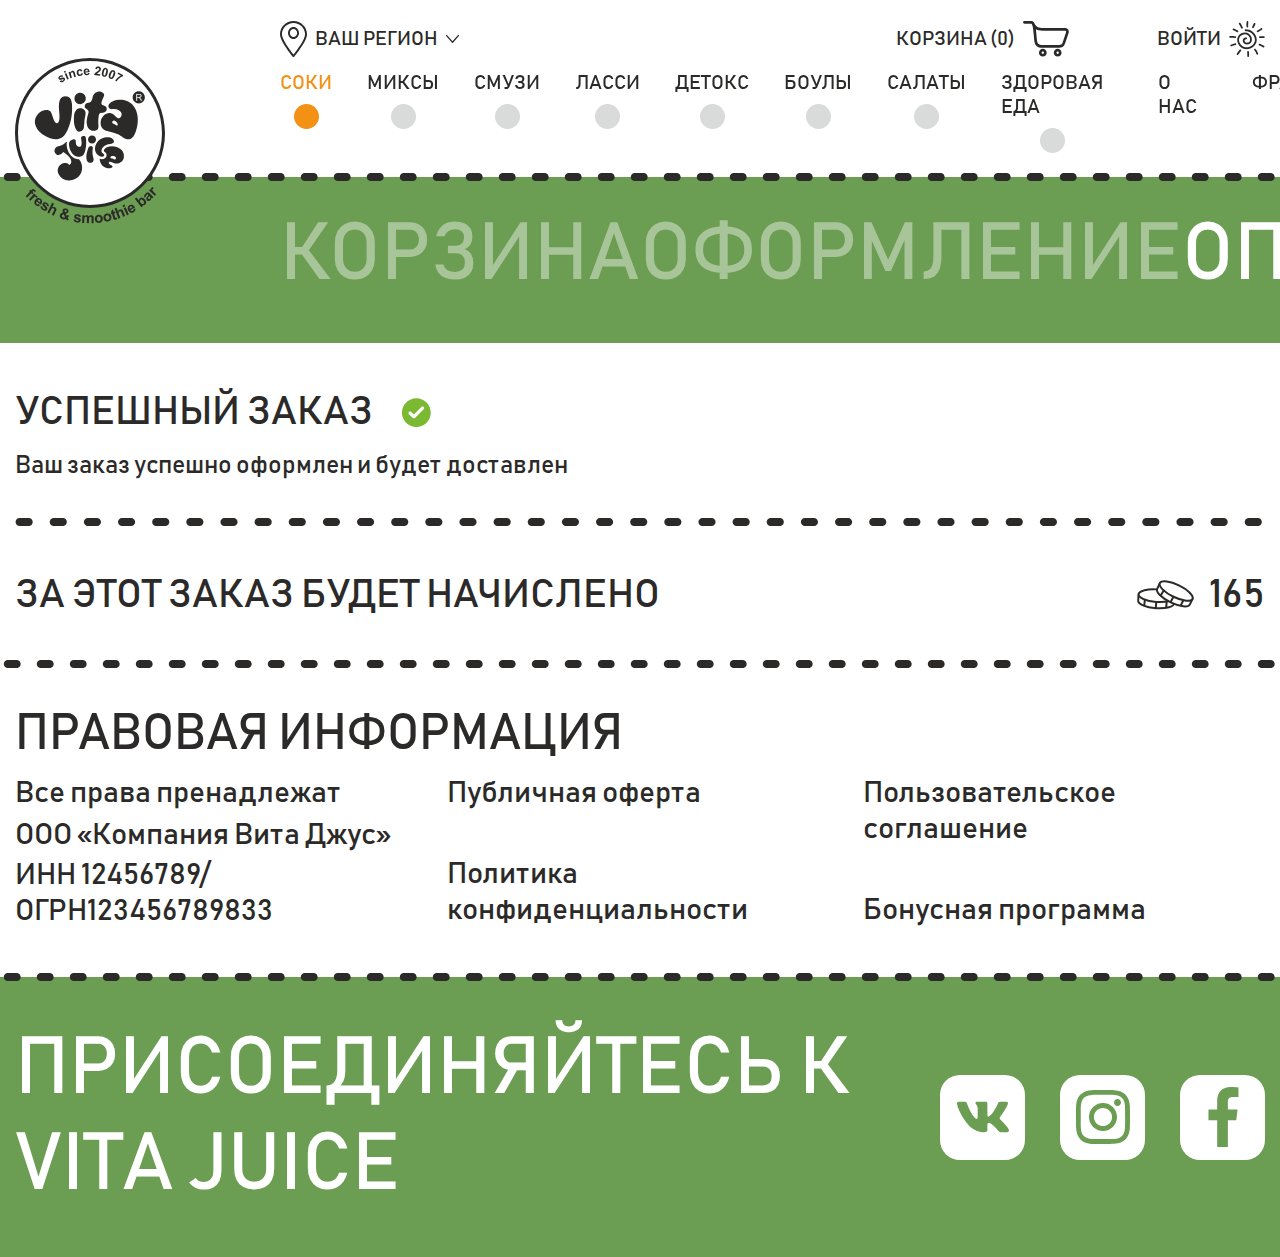
<file: success.html>
<!DOCTYPE html>
<html lang="en">

<head>
    <meta charset="UTF-8">
    <meta http-equiv="X-UA-Compatible" content="IE=edge">
    <meta name="viewport" content="width=device-width, initial-scale=1.0">
    <link rel="stylesheet" href="css/swiper-bundle.min.css">
    <link rel="stylesheet" href="css/bootstrap.min.css">
    <link rel="stylesheet" href="css/style.css">
    <title>Оплата</title>
</head>

<body>

    <div class="wrapper">
        <header class='header border-b'>
            <div class='container'>
                <div class='header__inner'>
                    <div class="header__top">
                        <div class="header__mob">
                            <button class="header__burger">
                                <span></span>
                                <span></span>
                                <span></span>
                            </button>
                            <button class="header__mob-menu header__link">меню</button>
                        </div>
                        <button class="header__city header__link">
                            <svg width="27" height="36" viewBox="0 0 27 36" fill="none" xmlns="http://www.w3.org/2000/svg">
                                <path d="M13.5 36C13.7893 36 14.0786 35.8579 14.2232 35.6684C14.7536 35.0526 27 20.3211 27 13.2632C27 5.96842 20.925 0 13.5 0C6.075 0 0 5.96842 0 13.2632C0 20.3211 12.2464 35.0526 12.7768 35.6684C12.9214 35.8579 13.2107 36 13.5 36ZM13.5 1.89474C19.8643 1.89474 25.0714 7.01053 25.0714 13.2632C25.0714 18.7105 16.1518 30.2211 13.5 33.5368C9.69107 28.8 1.92857 18.1895 1.92857 13.2632C1.92857 7.01053 7.13571 1.89474 13.5 1.89474Z" fill="#2B2A29"/>
                                <path d="M19 12C19 8.7 16.525 6 13.5 6C10.475 6 8 8.7 8 12C8 15.3 10.475 18 13.5 18C16.525 18 19 15.3 19 12ZM9.83333 12C9.83333 9.8 11.4833 8 13.5 8C15.5167 8 17.1667 9.8 17.1667 12C17.1667 14.2 15.5167 16 13.5 16C11.4833 16 9.83333 14.2 9.83333 12Z" fill="#2B2A29"/>
                            </svg>
                            <span>ваш регион</span>
                            <svg class="header__city-arrow" width="13" height="8" viewBox="0 0 13 8" fill="none" xmlns="http://www.w3.org/2000/svg">
                                <path d="M0.174303 1.09526C-0.0908161 0.83305 -0.0377922 0.413521 0.227327 0.151315C0.492446 -0.0584495 0.916637 -0.0584495 1.18176 0.203756L6.48414 6.28693L11.8395 0.203757C12.0516 -0.058449 12.4758 -0.0584489 12.794 0.151316C13.0591 0.413522 13.0591 0.833051 12.847 1.09526L7.01438 7.75528C6.74926 8.06993 6.27205 8.06993 6.00693 7.75528L0.174303 1.09526Z" fill="#2B2A29"/>
                            </svg>
                        </button>
                        <div class="header__top-right">
                            <button class="header__link header__cart">
                                <span>корзина (0)</span>
                                <svg width="46" height="37" viewBox="0 0 46 37" fill="none" xmlns="http://www.w3.org/2000/svg">
                                    <path d="M9.13155 4.94168L9.08091 4.8166C8.81314 4.14908 8.64971 3.81301 8.50085 3.74165C8.1924 3.59357 7.3768 3.62426 5.83918 3.68181L4.63608 3.72402C4.18416 3.73628 2.99259 3.73092 2.14934 3.72632L1.40738 3.72323C0.663125 3.72093 0.0623428 3.11401 0.0646428 2.36975C0.0669428 1.6255 0.673858 1.02474 1.41812 1.02704L2.16007 1.0301C2.97493 1.03394 4.12585 1.0393 4.56473 1.0278L5.74402 0.985593C7.71133 0.911949 8.75251 0.872038 9.66403 1.30939C10.6316 1.77283 11.039 2.47181 11.5738 3.78539C13.9961 7.98699 16.248 7.97319 20.6745 7.9471L41.8068 7.95093C42.3531 7.94557 42.8587 8.0269 43.3145 8.17727L43.4449 8.22792C44.1569 8.49108 44.7324 8.92537 45.1421 9.49929C45.5741 10.1039 45.8081 10.8397 45.8081 11.6622C45.8081 12.1571 45.7176 12.6965 45.5281 13.2674L42.5096 22.3512C41.7408 24.666 41.0686 25.9589 39.9039 26.7523C38.7292 27.5533 37.3382 27.6745 35.0962 27.6745L18.7747 27.673C16.9478 27.6784 15.246 27.2073 13.9163 26.1668C12.6955 25.2093 11.8209 23.8067 11.4948 21.8939C11.2354 20.3716 11.0129 17.9516 10.7804 15.4035C10.4229 11.4927 10.0339 7.25655 9.45918 5.7803L9.13155 4.94168ZM34.6642 28.8063C35.7315 28.8063 36.7044 29.2421 37.4095 29.9464C38.1192 30.6569 38.5551 31.6298 38.5551 32.6971C38.5551 33.7644 38.1192 34.7365 37.4149 35.4424C36.7044 36.1521 35.7315 36.588 34.6642 36.588C33.5969 36.588 32.6248 36.1521 31.9189 35.4478C31.2092 34.7365 30.7733 33.7644 30.7733 32.6971C30.7733 31.6298 31.2092 30.6569 31.9135 29.9518C32.6248 29.2421 33.5969 28.8063 34.6642 28.8063ZM35.5036 31.857C35.2911 31.6444 34.9941 31.5132 34.6642 31.5132C34.3343 31.5132 34.0373 31.6444 33.8271 31.8547C33.6115 32.0702 33.4803 32.3672 33.4803 32.6971C33.4803 33.027 33.6115 33.324 33.8217 33.5342C34.0373 33.7498 34.3343 33.881 34.6642 33.881C34.9941 33.881 35.2911 33.7498 35.5013 33.5396C35.7169 33.324 35.8481 33.027 35.8481 32.6971C35.8481 32.3672 35.7169 32.0702 35.5036 31.857ZM19.819 28.8063C20.8862 28.8063 21.8591 29.2421 22.5643 29.9464C23.274 30.6569 23.7098 31.6298 23.7098 32.6971C23.7098 33.7644 23.274 34.7365 22.5696 35.4424C21.8591 36.1521 20.8862 36.588 19.819 36.588C18.7517 36.588 17.7795 36.1521 17.0736 35.4478C16.3639 34.7365 15.9281 33.7644 15.9281 32.6971C15.9281 31.6298 16.3639 30.6569 17.0683 29.9518C17.7795 29.2421 18.7517 28.8063 19.819 28.8063ZM20.6583 31.857C20.4458 31.6444 20.1489 31.5132 19.819 31.5132C19.489 31.5132 19.1921 31.6444 18.9818 31.8547C18.7662 32.0702 18.635 32.3672 18.635 32.6971C18.635 33.027 18.7662 33.324 18.9765 33.5342C19.1921 33.7498 19.489 33.881 19.819 33.881C20.1489 33.881 20.4458 33.7498 20.656 33.5396C20.8717 33.324 21.0029 33.027 21.0029 32.6971C21.0029 32.3672 20.8717 32.0702 20.6583 31.857ZM20.686 10.6433C17.2954 10.664 14.9391 10.6778 12.8751 9.36195C13.0991 11.1558 13.2864 13.1976 13.4659 15.161C13.6899 17.614 13.904 19.9442 14.1587 21.4396C14.3628 22.6397 14.8738 23.4906 15.5767 24.0415C16.3946 24.6814 17.5209 24.9714 18.7747 24.9714L35.0962 24.9729C36.8041 24.9676 37.8131 24.9085 38.3817 24.521C38.9587 24.1282 39.3799 23.222 39.95 21.5056L42.9684 12.4218C43.0574 12.1518 43.1012 11.8963 43.1012 11.6622C43.1012 11.4113 43.0452 11.208 42.9431 11.0645C42.8541 10.9395 42.7168 10.8374 42.5388 10.7668L42.4689 10.7461C42.2848 10.6855 42.063 10.6525 41.8068 10.6525L20.686 10.6433Z" fill="#2B2A29"/>
                                </svg>
                            </button>
                            <a href="" class="header__link header__login">
                                <span>войти</span>
                                <svg width="36" height="36" viewBox="0 0 36 36" fill="none" xmlns="http://www.w3.org/2000/svg">
                                    <path d="M16.6468 10.1338C16.1486 10.1338 15.7445 9.72966 15.7445 9.23142C15.7445 8.73318 16.1486 8.32907 16.6468 8.32907C19.1994 8.32907 21.4962 9.12501 23.3423 10.4985C25.2376 11.9088 26.6515 13.9258 27.3707 16.3116C28.9616 21.586 25.6171 26.154 20.645 27.6528C19.1058 28.1168 17.4602 28.2554 15.8821 28.0048C14.4907 27.7838 13.2144 27.2145 12.1223 26.4103C10.7667 25.4123 9.68484 24.046 9.00757 22.5329C7.82797 19.898 7.89805 16.863 9.63932 14.4982C10.3151 13.581 11.2292 12.8142 12.3668 12.2909C13.3991 11.8167 14.6099 11.5436 15.9844 11.5436C19.094 11.5436 21.3146 13.5293 22.3111 15.8558C23.8677 19.4877 22.3484 23.4562 17.964 23.4562C15.944 23.4562 13.9633 21.9717 13.7531 19.9189C13.6032 18.4472 14.3848 17.2231 15.5803 16.7193C16.3036 16.4144 18.0392 16.1433 18.1513 17.2953C18.1994 17.7894 17.8382 18.2304 17.3441 18.2784C16.4801 18.3644 15.4391 18.7148 15.5435 19.7358C15.6601 20.8852 16.8883 21.6515 17.964 21.6515C19.5437 21.6515 20.4757 20.9446 20.8614 19.965C21.2844 18.8923 21.0982 17.5971 20.6547 16.5607C19.9125 14.8276 18.2715 13.3483 15.9844 13.3483C14.8723 13.3483 13.9127 13.5595 13.1137 13.9268C12.2686 14.3156 11.5913 14.8834 11.091 15.5622C9.73088 17.4088 9.73344 19.7517 10.6506 21.7993C11.2031 23.0342 12.0839 24.1468 13.1863 24.9586C14.0595 25.6011 15.0708 26.0553 16.1645 26.2287C17.4643 26.4349 18.8352 26.3162 20.1304 25.9259C21.5714 25.4911 22.9075 24.7212 23.9372 23.691C25.8289 21.7973 26.4105 19.368 25.6437 16.8262C25.0376 14.8158 23.8544 13.1222 22.2712 11.9441C20.7304 10.7982 18.8019 10.1338 16.6468 10.1338V10.1338Z" fill="#2B2A29"/>
                                    <path fill-rule="evenodd" clip-rule="evenodd" d="M19.1657 36.0052C18.7206 36.0052 18.276 35.7182 18.2797 35.1433C18.2863 33.8311 18.3917 32.498 18.1983 31.1952C18.0981 30.5184 18.6797 30.0739 19.1948 30.0739C19.5371 30.0739 19.8495 30.2688 19.916 30.721C20.135 32.1938 20.0689 33.6587 20.0608 35.1433C20.0577 35.7182 19.6112 36.0052 19.1657 36.0052V36.0052ZM8.57843 34.0256C7.92519 34.0256 7.32869 33.1324 7.90619 32.4771C8.90987 31.3374 9.70933 30.0396 10.5953 28.8109C10.7933 28.5357 11.0706 28.4217 11.3433 28.4217C11.9851 28.4217 12.6067 29.0549 12.1341 29.7098C11.1591 31.0637 10.2721 32.4812 9.16662 33.737C8.98709 33.9406 8.7805 34.0256 8.57843 34.0256V34.0256ZM28.2131 33.6864C27.9527 33.6864 27.7048 33.5492 27.564 33.2173C26.983 31.8397 26.3158 30.4591 25.3281 29.3245C24.7552 28.6661 25.3506 27.7736 26.0013 27.7736C26.2028 27.7736 26.4095 27.8589 26.5891 28.0647C27.6853 29.3245 28.4571 30.786 29.1038 32.3175C29.406 33.0347 28.7804 33.6864 28.2131 33.6864V33.6864ZM34.5419 26.5269C34.4027 26.5269 34.2559 26.4911 34.1071 26.4093C32.8523 25.7223 31.6134 25.0183 30.2465 24.5749C29.2588 24.2562 29.5499 22.8101 30.4316 22.8101C30.5217 22.8101 30.6185 22.825 30.7197 22.8582C32.2343 23.3472 33.6166 24.1094 35.0058 24.8701C35.8647 25.3401 35.3394 26.5269 34.5419 26.5269V26.5269ZM2.22716 25.3868C1.41426 25.3868 0.877263 24.1917 1.75141 23.7396C3.17765 23.0015 4.74598 22.671 6.26314 22.1783C6.36505 22.1456 6.46007 22.1308 6.55014 22.1308C7.43249 22.1308 7.72518 23.5773 6.73685 23.8971C5.37305 24.3391 3.93205 24.6142 2.65073 25.2783C2.50597 25.3534 2.36226 25.3868 2.22716 25.3868V25.3868ZM6.30817 17.0283C4.78004 17.0283 3.33262 16.8688 1.61969 16.835C-0.399554 16.7958 -0.339451 15.0359 1.83125 15.039C3.6585 15.0421 4.70927 15.1975 6.27337 15.246C7.40792 15.2823 7.42328 17.0283 6.30817 17.0283ZM34.8944 17.0277C33.5377 17.0277 32.1801 17.0277 30.823 17.0277C29.6731 17.0277 29.6731 15.246 30.823 15.246C32.1801 15.246 33.5377 15.246 34.8944 15.246C36.0447 15.246 36.0447 17.0277 34.8944 17.0277ZM8.37478 11.3215C8.17988 11.3215 7.97885 11.2592 7.79375 11.1112C6.72764 10.2602 5.51429 9.63251 4.22622 9.18995C3.25133 8.85646 3.53468 7.41898 4.40225 7.41898C4.49583 7.41898 4.59509 7.43535 4.70094 7.47118C6.29691 8.01958 7.73381 8.79769 9.0536 9.85037C9.76357 10.4182 9.11646 11.3215 8.37478 11.3215ZM28.468 11.2954C27.6495 11.2954 27.3901 9.88822 28.3232 9.50765C29.6557 8.96801 30.7612 7.99853 31.9565 7.22307C32.1152 7.12028 32.2712 7.07525 32.418 7.07525C33.1664 7.07525 33.659 8.2405 32.8558 8.76084C31.5121 9.63251 30.2951 10.6187 28.7963 11.2264C28.6792 11.2739 28.5691 11.2954 28.468 11.2954V11.2954ZM12.9454 7.71474C12.5893 7.71474 12.2318 7.52804 12.0895 7.09733C11.6011 5.62505 10.6983 4.33656 9.91606 3.01222C9.51034 2.32419 10.1263 1.68324 10.736 1.68324C11.0062 1.68324 11.2758 1.80896 11.4547 2.11292C12.3208 3.57848 13.2681 4.99637 13.8069 6.62362C14.0257 7.28403 13.4861 7.71474 12.9454 7.71474ZM23.997 7.12599C23.4447 7.12541 22.9152 6.70242 23.1751 6.05737C23.6856 4.79636 24.2437 3.55699 24.8498 2.33794C25.0095 2.01716 25.2683 1.88426 25.5338 1.88426C26.1199 1.88426 26.7379 2.53179 26.388 3.23768C25.8515 4.31856 25.3461 5.41335 24.8938 6.53209C24.7266 6.94645 24.3573 7.12599 23.997 7.12599V7.12599ZM18.231 6.38677C17.8909 6.38677 17.5808 6.19188 17.5196 5.74011C17.2889 4.05466 17.3855 2.4182 17.633 0.740947C17.6995 0.289318 18.0115 0.0944214 18.3534 0.0944214C18.8685 0.0944214 19.4501 0.53933 19.3504 1.21567C19.1534 2.54876 19.0546 3.92571 19.2388 5.26656C19.3303 5.94217 18.7456 6.38677 18.231 6.38677Z" fill="#2B2A29"/>
                                </svg>
                            </a>
                        </div>
                    </div>
                    <div class="header__bottom">
                        <nav class="header__menu1">
                            <div class="header__menu1-top">
                                <span class="header__menu1-title header__link">меню</span>
                                <button class="header__menu1-close">
                                    <svg width="15" height="14" viewBox="0 0 15 14" fill="none" xmlns="http://www.w3.org/2000/svg">
                                        <path fill-rule="evenodd" clip-rule="evenodd" d="M0.334668 13.7002C0.534668 13.9002 0.734668 14.0002 1.03467 14.0002C1.33467 14.0002 1.53467 13.9002 1.73467 13.7002L7.03467 8.40024L12.3347 13.7002C12.5347 13.9002 12.8347 14.0002 13.0347 14.0002C13.2347 14.0002 13.5347 13.9002 13.7347 13.7002C14.1347 13.3002 14.1347 12.7002 13.7347 12.3002L8.43467 7.00024L13.7347 1.70024C14.1347 1.30024 14.1347 0.700244 13.7347 0.300244C13.3347 -0.0997559 12.7347 -0.0997559 12.3347 0.300244L7.03467 5.60024L1.73467 0.300244C1.33467 -0.0997559 0.734668 -0.0997559 0.334668 0.300244C-0.065332 0.700244 -0.065332 1.30024 0.334668 1.70024L5.63467 7.00024L0.334668 12.3002C-0.065332 12.7002 -0.065332 13.3002 0.334668 13.7002Z" fill="#2B2A29"/>
                                    </svg>
                                </button>
                            </div>
                            <div class="header__menu1-wrap">
                                <a href="" class="header__menu1-item active-link header__link header__menu1-item--color1">
                                    <span>соки</span>
                                    <i></i>
                                </a>
                                <a href="" class="header__menu1-item header__link header__menu1-item--color2">
                                    <span>миксы</span>
                                    <i></i>
                                </a>
                                <a href="" class="header__menu1-item header__link header__menu1-item--color3">
                                    <span>смузи</span>
                                    <i></i>
                                </a>
                                <a href="" class="header__menu1-item header__link header__menu1-item--color4">
                                    <span>ласси</span>
                                    <i></i>
                                </a>
                                <a href="" class="header__menu1-item header__link header__menu1-item--color5">
                                    <span>детокс</span>
                                    <i></i>
                                </a>
                                <a href="" class="header__menu1-item header__link header__menu1-item--color6">
                                    <span>боулы</span>
                                    <i></i>
                                </a>
                                <a href="" class="header__menu1-item header__link header__menu1-item--color7">
                                    <span>салаты</span>
                                    <i></i>
                                </a>
                                <a href="" class="header__menu1-item header__link header__menu1-item--color8">
                                    <span>здоровая еда</span>
                                    <i></i>
                                </a>
                            </div>
                        </nav>
                        <nav class="header__menu2">
                            <div class="header__menu2-top">
                                <a href="index.html" class="header__logo">
                                    <svg viewBox="0 0 150 166" fill="none" xmlns="http://www.w3.org/2000/svg">
                                        <path fill-rule="evenodd" clip-rule="evenodd" d="M75.0001 2.09763C115.263 2.09763 147.903 34.7373 147.903 75.0003C147.903 115.263 115.263 147.903 75.0001 147.903C34.7371 147.903 2.09741 115.263 2.09741 75.0003C2.09741 34.7373 34.7371 2.09763 75.0001 2.09763Z" fill="#FEFEFE"/>
                                        <path fill-rule="evenodd" clip-rule="evenodd" d="M75.0002 0C116.414 0 150 33.5861 150 74.9999C150 116.415 116.414 150 75.0002 150C33.5861 150 0 116.415 0 74.9999C0 33.5861 33.5861 0 75.0002 0ZM75.0002 3.0209C114.746 3.0209 146.979 35.2546 146.979 74.9999C146.979 114.746 114.746 146.979 75.0002 146.979C35.2545 146.979 3.02098 114.746 3.02098 74.9999C3.02098 35.2546 35.2545 3.0209 75.0002 3.0209Z" fill="#2B2A29"/>
                                        <path fill-rule="evenodd" clip-rule="evenodd" d="M96.608 109.8C94.0579 110.893 91.4963 110.221 89.2246 108.96C86.1841 107.272 84.8123 104.052 84.624 100.769C85.3968 101.024 86.1999 101.167 86.9713 101.164C88.538 101.156 89.9978 100.599 91.011 99.2818L91.2104 99.0226L91.3363 98.7056C91.7442 97.6789 91.703 96.7066 91.3621 95.8429L91.3588 95.8441C91.009 94.9634 90.3602 94.2572 89.589 93.7758C89.4349 93.663 89.3031 93.5466 89.192 93.4283C88.9401 93.1597 88.8329 92.8857 88.8391 92.6239C88.8483 92.2347 89.0388 91.7826 89.3602 91.316C89.5751 91.0039 89.8484 90.6929 90.169 90.3922C90.6238 89.9655 91.1907 89.5521 91.8627 89.2017C96.2629 87.544 101.659 87.8947 106.027 91.5483C108.378 93.5152 109.084 96.1407 108.921 99.1479C108.424 103.888 103.145 106.758 98.6871 104.994C97.6201 104.571 95.5075 103.226 94.4068 103.842C93.8241 104.168 93.5687 105.129 93.9959 105.725C94.6518 106.64 95.5885 106.79 96.4894 107.367C97.8782 108.255 97.9675 109.218 96.608 109.8ZM96.766 98.0564C95.6562 98.3795 94.5956 100.055 95.9783 100.289C98.8602 100.775 98.1471 101.216 99.3355 101.408C101.089 101.69 101.513 99.9476 100.381 98.7814C99.6701 98.0495 98.0927 97.6704 96.766 98.0564Z" fill="#2B2A29"/>
                                        <path fill-rule="evenodd" clip-rule="evenodd" d="M58.978 58.4765C58.7125 63.9823 59.0868 68.9152 61.9756 72.7466C63.6778 75.0042 68.6298 73.2016 68.8928 69.6192C69.4394 64.8797 69.2452 62.0281 70.3442 57.5306C71.5613 52.5492 68.7508 51.1812 66.0553 50.3205C63.304 49.4422 59.2968 51.8721 58.978 58.4765ZM65.2565 34.8662C68.37 34.9275 70.8452 37.502 70.7839 40.6156C70.7226 43.7291 68.148 46.2043 65.0345 46.143C61.921 46.0817 59.4458 43.5072 59.5071 40.3937C59.5684 37.2801 62.143 34.8049 65.2565 34.8662Z" fill="#2B2A29"/>
                                        <path fill-rule="evenodd" clip-rule="evenodd" d="M44.0332 45.6735C44.8167 41.1231 45.5171 38.8439 50.2875 38.2039C54.9998 38.1964 56.3202 41.2593 56.9134 45.3891C57.3414 50.6754 57.1233 56.0845 56.0436 61.2475C54.9427 66.2238 53.3352 71.1071 50.674 75.5394C48.6316 78.6821 46.0673 80.8661 42.1969 81.3051C37.7596 81.582 33.2045 79.7052 29.432 77.5535L29.0708 77.3403L28.7153 77.1245L28.3669 76.9058L28.0263 76.6854L27.6935 76.4629L27.3685 76.2388L27.0571 76.0163L26.1742 75.3438C23.0181 72.6793 20.8182 69.6273 19.9663 65.5868C19.4104 61.8565 20.647 58.7343 23.2154 55.7787C26.1839 52.3624 33.0185 50.088 35.8566 53.9642C37.5342 56.3651 38.6667 65.3399 42.1104 65.2473C44.9612 64.5938 44.4682 58.7749 44.4261 56.6999C44.3145 53.0143 43.5273 49.3726 44.0332 45.6735Z" fill="#2B2A29"/>
                                        <path fill-rule="evenodd" clip-rule="evenodd" d="M76.9655 41.7577C77.7902 39.7639 77.4039 37.8387 78.9561 36.1254C80.7818 34.1099 83.4882 33.0753 86.406 33.8951C89.3018 35.0539 89.7847 36.7589 88.3756 39.4815C87.6879 40.8103 87.1126 42.2678 86.5925 43.896C85.9893 45.7821 86.4926 46.93 88.8176 47.5767C93.9426 49.1891 91.9451 55.1005 86.7489 54.8766C84.5834 54.7832 83.9353 56.2505 83.6736 57.9365C83.2134 60.9027 83.221 64.1655 83.3874 66.3292C83.7004 70.391 83.2263 72.1705 80.1972 72.6861C74.2435 73.6996 71.7484 68.8732 71.6867 64.4664C71.6484 61.7168 72.5016 58.1544 73.5335 54.8426C74.187 52.7448 72.2683 51.4092 70.9197 50.5647C68.8637 49.2777 69.4619 44.8067 73.4997 44.6554C75.2125 44.5916 75.9654 44.1736 76.9655 41.7577Z" fill="#2B2A29"/>
                                        <path fill-rule="evenodd" clip-rule="evenodd" d="M98.4537 65.7337L98.7912 65.8675L99.0948 66.0058L99.3956 66.1589L99.6915 66.3218L99.979 66.4901L100.258 66.6593L100.525 66.826L100.78 66.9855L101.02 67.1334L101.246 67.2668L101.459 67.3819L101.665 67.4743L101.876 67.54L102.129 67.5602L102.455 67.4423L102.708 67.097L102.772 66.7269L102.746 66.4273L102.68 66.1516L102.585 65.8722L102.46 65.5809L102.309 65.2792L102.132 64.969L101.931 64.6552L101.708 64.3431L101.463 64.0375L101.198 63.7447L100.914 63.4701L100.611 63.2203L100.292 63.0017L99.9534 62.8215L99.5827 62.6821L98.9404 62.6034L98.3329 62.7363L97.8105 63.0613L97.4194 63.5696L97.2515 64.2313L97.4037 64.8921L97.8325 65.4012L98.4537 65.7337ZM93.41 47.5923L93.4614 47.4329L93.5386 47.2272L93.6263 47.0233L93.7252 46.8197L93.8338 46.6184L93.953 46.4193L94.0826 46.2217L94.2232 46.0256L94.3733 45.8319L94.5336 45.64L94.7034 45.4515L94.8837 45.2652L95.0727 45.082L95.2723 44.9017L95.4799 44.7249L95.6919 44.5558L96.3431 44.0914L97.0507 43.6629L97.8145 43.2698L98.6307 42.9146L99.4933 42.6011L100.398 42.3305L101.339 42.1064L102.311 41.9305L103.31 41.8057L104.33 41.7341L105.367 41.7175L106.416 41.7581L107.471 41.8588L108.528 42.0209L109.581 42.2468L110.627 42.5383L111.66 42.8977L112.675 43.3268L113.668 43.8279L114.635 44.402L115.569 45.0515L116.468 45.7794L117.326 46.5867L118.14 47.4757L118.903 48.449L119.613 49.5087L120.264 50.6578L120.853 51.8977L121.375 53.2319L121.824 54.6628L122.196 56.1938L122.488 57.8319L122.558 58.3476L122.619 58.8713L122.671 59.3971L122.713 59.9234L122.744 60.4519L122.767 60.9817L122.78 61.5128L122.784 62.0443L122.777 62.577L122.762 63.1108L122.737 63.6447L122.704 64.1794L122.661 64.7141L122.61 65.2485L122.55 65.7836L122.482 66.3174L122.405 66.8514L122.319 67.385L122.225 67.9178L122.123 68.4492L122.013 68.9801L121.894 69.5097L121.768 70.0379L121.634 70.564L121.492 71.089L121.342 71.6119L121.185 72.1331L121.021 72.6514L120.849 73.1677L120.67 73.6816L120.484 74.1928L120.292 74.6992L120.089 75.2044L119.883 75.6858L119.672 76.1463L119.458 76.5852L119.239 77.0025L119.017 77.3996L118.79 77.7754L118.56 78.131L118.325 78.4659L118.088 78.7808L117.846 79.0762L117.602 79.3519L117.354 79.6087L117.104 79.846L116.849 80.0653L116.591 80.2657L116.329 80.4492L116.064 80.6147L115.795 80.7633L115.522 80.8947L115.244 81.0097L114.963 81.1078L114.677 81.1898L114.386 81.2554L114.09 81.3053L113.79 81.3387L113.484 81.356L113.174 81.3572L112.858 81.3427L112.538 81.3118L112.212 81.2659L111.882 81.2025L111.526 81.1197L111.179 81.0228L110.838 80.9128L110.503 80.7904L110.174 80.6562L109.85 80.5107L109.532 80.3551L109.217 80.1889L108.906 80.0141L108.598 79.8311L108.294 79.6402L107.993 79.4419L107.693 79.2373L107.395 79.0271L107.099 78.8122L106.803 78.5928L106.507 78.3701L106.212 78.1443C103.111 75.7666 98.7909 74.5621 95.0285 73.7248C91.7626 73.0138 87.5738 72.589 85.9202 67.5583C84.798 62.1542 87.077 59.1193 89.0795 57.2391C90.6147 55.7977 93.2082 54.5942 95.9187 55.1545C98.8627 55.7629 100.164 58.486 102.512 60.0381C104.039 60.7588 105.065 59.8149 106.15 58.3946L106.33 57.9733L106.456 57.5973L106.545 57.2178L106.6 56.836L106.619 56.4563L106.604 56.0811L106.555 55.7122L106.474 55.3501L106.36 54.9986L106.217 54.6579L106.045 54.3292L105.845 54.0118L105.618 53.7079L105.365 53.4171L105.087 53.1402L104.784 52.877L104.457 52.6285L104.106 52.3955L103.732 52.1784L103.336 51.977L102.917 51.7933L102.476 51.6272L102.013 51.4796L101.53 51.3509L101.025 51.2425L100.501 51.1548L99.9562 51.0886L99.3923 51.0444L98.809 51.0237L98.2069 51.027L97.5866 51.0554L96.9645 51.1076L96.5269 51.1283L96.1231 51.1011L95.7385 51.0302L95.3757 50.9176L95.0352 50.768L94.7215 50.5833L94.4354 50.368L94.1798 50.124L93.9553 49.8559L93.7652 49.5668L93.6107 49.2607L93.493 48.9404L93.4129 48.6085L93.3724 48.2685L93.3718 47.9205L93.41 47.5923Z" fill="#2B2A29"/>
                                        <path fill-rule="evenodd" clip-rule="evenodd" d="M63.9312 101.211L64.1817 101.51L64.3713 101.752L64.5561 101.997L64.7341 102.245L64.9064 102.495L65.0709 102.746L65.2298 103.001L65.3813 103.257L65.5264 103.515L65.6642 103.775L65.7956 104.038L65.9197 104.303L66.0372 104.569L66.1472 104.837L66.2505 105.108L66.3463 105.381L66.4349 105.654L66.5573 106.074L66.6664 106.496L66.7627 106.919L66.8458 107.343L66.9154 107.768L66.9721 108.192L67.0156 108.618L67.0463 109.043L67.0633 109.467L67.0675 109.89L67.0583 110.312L67.0364 110.732L67.0011 111.15L66.9528 111.565L66.8913 111.978L66.8167 112.387L66.729 112.793L66.628 113.195L66.5139 113.593L66.387 113.986L66.2467 114.375L66.0937 114.758L65.9274 115.135L65.7486 115.507L65.5558 115.873L65.3505 116.231L65.132 116.583L64.9009 116.928L64.6558 117.265L64.3984 117.594L64.1275 117.916L63.8437 118.228L63.5823 118.496L63.3098 118.757L63.0264 119.011L62.7334 119.257L62.4305 119.497L62.1184 119.728L61.7978 119.951L61.4689 120.166L61.1318 120.373L60.788 120.571L60.4368 120.76L60.08 120.94L59.7168 121.11L59.3483 121.272L58.9752 121.423L58.5979 121.564L58.2162 121.696L57.8316 121.817L57.4438 121.928L57.0536 122.028L56.6615 122.117L56.2683 122.194L55.8742 122.261L55.4799 122.317L55.085 122.36L54.6912 122.392L54.2982 122.412L53.9071 122.42L53.5176 122.415L53.1308 122.398L52.7473 122.369L52.3669 122.326L52.0107 122.275L51.6561 122.213L51.3038 122.14L50.9546 122.056L50.6075 121.961L50.2637 121.856L49.9232 121.74L49.5864 121.613L49.2533 121.475L48.9249 121.327L48.6005 121.169L48.281 120.999L47.9665 120.819L47.6576 120.628L47.3542 120.427L47.0565 120.215L46.7643 119.993L46.4796 119.76L46.2011 119.516L45.9296 119.262L45.6652 118.997L45.4086 118.722L45.1597 118.437L44.9188 118.14L44.6855 117.833L44.462 117.516L44.2464 117.188L44.0406 116.849L43.8436 116.5L43.6565 116.14L43.4793 115.77L43.3151 115.394L43.0551 114.689L42.87 114.002L42.7526 113.328L42.7005 112.669L42.709 112.025L42.7751 111.398L42.8953 110.789L43.0673 110.2L43.287 109.631L43.552 109.086L43.8585 108.566L44.2041 108.072L44.585 107.606L44.9982 107.172L45.4394 106.77L45.9063 106.402L46.3944 106.071L46.9008 105.779L47.4214 105.526L47.9534 105.316L48.4917 105.15L49.0339 105.029L49.5761 104.955L50.1149 104.929L50.6459 104.954L51.1673 105.029L51.6762 105.157L52.1697 105.338L52.6453 105.576L53.1009 105.871L53.5339 106.227L54.1691 106.878C55.5828 106.196 56.2898 105.344 56.2999 103.752C56.3103 102.131 55.6323 100.745 54.6912 99.4521C53.4626 97.7655 49.9444 95.1655 48.1746 94.0797C46.8418 96.6563 42.8266 98.2322 40.4587 95.4242C38.3345 92.9047 39.926 89.2457 43.1707 88.3578C45.2635 87.7851 46.5061 87.6374 48.8763 86.0077C50.034 85.2115 51.4626 83.5791 52.0137 83.7574C51.6577 84.8419 51.525 86.1603 51.7058 87.7878C51.8828 89.3818 52.3081 91.0724 52.9574 92.6856C53.8949 95.015 55.3154 97.2135 57.1552 98.7845C59.0302 100.386 61.3073 101.347 63.9312 101.211Z" fill="#2B2A29"/>
                                        <path fill-rule="evenodd" clip-rule="evenodd" d="M88.8449 79.8007C93.0982 78.7839 96.0505 79.3462 97.9154 81.18C99.732 82.9662 99.4924 85.5595 95.0941 85.8827C92.2036 86.095 89.9715 87.3227 88.5424 88.6634C86.2298 90.8331 85.4431 93.8018 88.3267 95.788C89.0198 96.2189 89.4793 96.9612 89.1335 97.832C88.0201 99.2796 85.6532 98.9307 83.9642 97.856C76.6838 93.2235 80.3502 81.8314 88.8449 79.8007Z" fill="#2B2A29"/>
                                        <path fill-rule="evenodd" clip-rule="evenodd" d="M78.4478 100.248C79.2313 102.988 77.8392 104.641 75.662 104.837C72.7351 105.099 71.7813 103.214 71.4475 100.618C70.9441 96.7006 72.0279 94.2893 73.2108 90.2413C74.1362 87.0747 78.4179 87.0229 77.8027 90.5124C77.2279 93.7743 77.3708 96.483 78.4478 100.248Z" fill="#2B2A29"/>
                                        <path fill-rule="evenodd" clip-rule="evenodd" d="M60.8288 84.2201C60.6728 86.7148 62.1965 88.2188 62.9549 88.5147C66.2538 89.8035 67.4554 86.9648 66.0902 80.6499C65.7376 79.0183 66.7649 78.2289 68.392 78.0204C70.0946 77.9479 70.5191 78.1802 70.8814 80.0167C71.3331 82.3057 71.2714 86.0824 71.0028 88.1847C70.2528 94.0563 68.9735 97.2175 66.4468 98.2345C59.4074 101.068 54.7298 93.4994 54.0665 87.5276C53.6931 84.1651 54.9304 82.8024 56.5296 82.0891C58.7817 81.0842 61.0533 80.6292 60.8288 84.2201Z" fill="#2B2A29"/>
                                        <path fill-rule="evenodd" clip-rule="evenodd" d="M76.8867 77.5776C79.0871 77.5003 80.9343 79.2219 81.0116 81.4223C81.0891 83.6228 79.3674 85.47 77.1671 85.5473C74.9666 85.6246 73.1195 83.903 73.0421 81.7026C72.9647 79.5022 74.6863 77.6551 76.8867 77.5776Z" fill="#2B2A29"/>
                                        <path fill-rule="evenodd" clip-rule="evenodd" d="M123.751 33.1982C127.131 33.1982 129.871 35.9386 129.871 39.3186C129.871 42.6989 127.131 45.4393 123.751 45.4393C120.37 45.4393 117.63 42.6989 117.63 39.3186C117.63 35.9386 120.37 33.1982 123.751 33.1982ZM121.245 42.6584V35.9866H124.201C124.796 35.9866 125.248 36.0472 125.557 36.1667C125.866 36.2863 126.113 36.4974 126.298 36.8003C126.483 37.1031 126.574 37.4386 126.574 37.8053C126.574 38.2787 126.42 38.678 126.115 39.0025C125.809 39.3269 125.337 39.5321 124.697 39.6207C124.931 39.7324 125.109 39.8436 125.229 39.953C125.488 40.1882 125.733 40.4849 125.959 40.8413L127.113 42.6584H126.011L125.129 41.2699C124.873 40.8673 124.66 40.5612 124.493 40.3489C124.326 40.1359 124.176 39.9885 124.044 39.9033C123.914 39.8193 123.78 39.7578 123.642 39.7262C123.544 39.7036 123.38 39.6953 123.152 39.6953H122.13V42.6584H121.245ZM122.13 38.9312H124.024C124.428 38.9312 124.742 38.8883 124.969 38.8052C125.195 38.7223 125.367 38.5889 125.484 38.4047C125.601 38.2209 125.661 38.0226 125.661 37.8067C125.661 37.4914 125.548 37.2303 125.32 37.0271C125.091 36.8236 124.731 36.7227 124.239 36.7227H122.13V38.9312Z" fill="#2B2A29"/>
                                        <path d="M44.6906 23.4007L46.0631 22.3601C46.2823 22.613 46.5295 22.7619 46.8051 22.8041C47.08 22.8492 47.3932 22.7749 47.7418 22.5854C48.1267 22.3763 48.3775 22.1488 48.4962 21.9018C48.5723 21.7318 48.5647 21.5628 48.4743 21.3963C48.4136 21.2844 48.3265 21.21 48.2157 21.1742C48.1031 21.144 47.9007 21.1674 47.6117 21.2473C46.2656 21.6345 45.3734 21.8055 44.9328 21.7617C44.3206 21.6988 43.8685 21.3966 43.575 20.8564C43.3089 20.3667 43.2795 19.8515 43.4837 19.3099C43.6881 18.7682 44.1941 18.2781 45.0019 17.8392C45.7716 17.4209 46.4131 17.2363 46.9238 17.2842C47.4353 17.3339 47.8959 17.5658 48.3048 17.9825L47.0477 19.0026C46.868 18.8147 46.6601 18.7076 46.4283 18.6814C46.1964 18.6553 45.9248 18.728 45.6123 18.8978C45.218 19.1119 44.9657 19.3192 44.8538 19.5227C44.7822 19.6624 44.7813 19.7938 44.8481 19.9167C44.9059 20.0232 45.0039 20.0872 45.1434 20.1073C45.3329 20.1331 45.873 20.0199 46.7664 19.7687C47.6596 19.5172 48.3341 19.4364 48.7909 19.5276C49.2468 19.6216 49.6036 19.9075 49.8609 20.381C50.1407 20.8962 50.1671 21.4575 49.9365 22.0625C49.7074 22.6668 49.1707 23.1993 48.325 23.6588C47.559 24.075 46.8672 24.2496 46.2512 24.1841C45.637 24.1174 45.1164 23.8574 44.6906 23.4007ZM49.4208 14.8653L48.8228 13.4167L50.3853 12.7716L50.9833 14.2202L49.4208 14.8653ZM52.1943 21.5831L49.7504 15.6634L51.3129 15.0184L53.7566 20.938L52.1943 21.5831ZM60.9529 18.6333L59.3309 19.1099L58.411 15.9784C58.2163 15.3154 58.0549 14.8978 57.9288 14.7247C57.8006 14.5503 57.6441 14.4334 57.4543 14.3711C57.2646 14.309 57.0594 14.3114 56.8384 14.3763C56.5543 14.4598 56.3225 14.6115 56.1427 14.8316C55.961 15.0521 55.8675 15.3024 55.8586 15.5794C55.8487 15.8588 55.9451 16.3407 56.1469 17.0273L56.9632 19.8055L55.3413 20.2821L53.536 14.1377L55.0397 13.6959L55.3046 14.5976C55.6407 13.7507 56.2168 13.2085 57.0356 12.968C57.3947 12.8626 57.7434 12.8307 58.079 12.8716C58.4172 12.9135 58.6903 13.0113 58.9007 13.1659C59.1137 13.3221 59.287 13.5176 59.421 13.7548C59.557 13.9915 59.6932 14.3457 59.8322 14.8193L60.9529 18.6333ZM67.4004 12.8841L65.8038 13.4441C65.6958 13.1261 65.5299 12.901 65.3058 12.7667C65.0822 12.6344 64.8149 12.5924 64.5023 12.6434C64.0863 12.711 63.7767 12.9094 63.5761 13.238C63.3754 13.5665 63.3301 14.0678 63.44 14.7437C63.5623 15.4948 63.7743 16.004 64.0768 16.2735C64.379 16.5431 64.7411 16.6424 65.1634 16.5738C65.48 16.5222 65.7249 16.3886 65.8963 16.1752C66.07 15.9614 66.1614 15.6278 66.1725 15.1717L67.8624 15.1842C67.8149 15.9669 67.581 16.5906 67.1607 17.0549C66.7403 17.5191 66.1241 17.8174 65.3105 17.9501C64.3887 18.1001 63.6043 17.9279 62.9614 17.4345C62.3162 16.9396 61.9105 16.1764 61.7422 15.143C61.572 14.0977 61.716 13.2409 62.171 12.5687C62.6263 11.8966 63.324 11.485 64.2638 11.332C65.0309 11.2071 65.6691 11.274 66.1776 11.5308C66.6841 11.788 67.091 12.2383 67.4004 12.8841ZM72.9438 14.9143L74.6508 15.0697C74.4822 15.7032 74.1753 16.1989 73.7343 16.5581C73.2913 16.9155 72.7191 17.1217 72.0199 17.1747C70.9103 17.2588 70.0607 16.9581 69.4745 16.2723C69.0099 15.722 68.7432 15.0038 68.6758 14.1158C68.5956 13.0577 68.8095 12.2062 69.3158 11.5655C69.8218 10.923 70.4985 10.5706 71.3433 10.5065C72.2907 10.4348 73.0631 10.6917 73.66 11.2777C74.2552 11.8636 74.5907 12.8056 74.6642 14.1035L70.4439 14.4232C70.4941 14.9226 70.659 15.3019 70.9406 15.5613C71.22 15.8204 71.5546 15.9355 71.9402 15.9062C72.2046 15.8863 72.4206 15.7976 72.5883 15.6404C72.758 15.4833 72.8756 15.2413 72.9438 14.9143ZM72.9125 13.1967C72.8633 12.7074 72.7098 12.3437 72.4506 12.1077C72.1911 11.8695 71.8903 11.7643 71.5459 11.7906C71.1788 11.8183 70.8856 11.9768 70.666 12.2635C70.4464 12.5504 70.3572 12.9263 70.3965 13.3873L72.9125 13.1967ZM85.216 16.2522L84.9956 17.8037L79.1193 16.9692C79.2663 16.3877 79.537 15.857 79.9295 15.3746C80.322 14.8925 81.0506 14.2813 82.1114 13.5408C82.9667 12.9436 83.4967 12.5307 83.7035 12.3047C83.9826 11.9912 84.1472 11.6655 84.1955 11.3254C84.2487 10.9509 84.1898 10.6496 84.0167 10.4195C83.8459 10.1894 83.583 10.0505 83.2308 10.0005C82.8807 9.95072 82.5888 10.0172 82.3509 10.1994C82.1155 10.3799 81.9478 10.7134 81.8455 11.1996L80.1954 10.7949C80.4265 9.88475 80.8324 9.26521 81.4149 8.9365C81.9972 8.60999 82.6815 8.50161 83.4694 8.61355C84.3328 8.7361 84.9775 9.06662 85.406 9.60293C85.8327 10.1392 85.9966 10.7547 85.898 11.4488C85.8419 11.8438 85.7174 12.2084 85.526 12.5469C85.335 12.8832 85.0581 13.2241 84.6951 13.5712C84.4565 13.8034 84.0351 14.1234 83.4365 14.5351C82.8361 14.9461 82.4544 15.2202 82.291 15.3612C82.1261 15.4997 81.9897 15.6403 81.8807 15.7785L85.216 16.2522ZM90.8753 9.93549C91.71 10.1238 92.2945 10.5697 92.6311 11.2739C93.0316 12.1064 93.0478 13.3432 92.6785 14.9804C92.3097 16.6152 91.7617 17.7272 91.0368 18.3141C90.4364 18.7984 89.72 18.9468 88.8853 18.7585C88.0467 18.5694 87.4434 18.0938 87.0756 17.3322C86.7076 16.5703 86.711 15.3587 87.0849 13.7017C87.4518 12.0747 87.999 10.967 88.7237 10.3799C89.3242 9.89558 90.0407 9.74721 90.8753 9.93549ZM90.5657 11.3077C90.3693 11.2633 90.1781 11.2877 89.9969 11.3818C89.8137 11.4731 89.6418 11.6748 89.4829 11.9868C89.2742 12.3887 89.0551 13.0984 88.8266 14.1114C88.5977 15.1267 88.4907 15.834 88.5057 16.2358C88.5204 16.6376 88.5897 16.9189 88.7137 17.0797C88.8377 17.2403 88.9981 17.342 89.1947 17.3863C89.3914 17.4306 89.5824 17.4063 89.766 17.3127C89.9468 17.2207 90.1187 17.0192 90.2776 16.7073C90.4855 16.3092 90.7042 15.6017 90.9331 14.5867C91.1617 13.5734 91.2686 12.866 91.2537 12.4642C91.2388 12.0624 91.17 11.779 91.0459 11.6185C90.9225 11.4557 90.7624 11.352 90.5657 11.3077ZM98.6032 12.3537C99.4035 12.6564 99.9204 13.1791 100.156 13.9235C100.437 14.8035 100.28 16.0305 99.6871 17.6004C99.0944 19.1681 98.3971 20.193 97.5978 20.6734C96.9356 21.0694 96.2056 21.1166 95.4053 20.8142C94.6012 20.5102 94.0698 19.9555 93.8114 19.15C93.5533 18.3442 93.7252 17.1449 94.3258 15.556C94.9155 13.9961 95.6113 12.9751 96.4108 12.4946C97.0728 12.0984 97.8029 12.0512 98.6032 12.3537ZM98.1058 13.6695C97.9173 13.5984 97.7248 13.5959 97.5321 13.6638C97.3381 13.7288 97.1398 13.9046 96.9391 14.1915C96.6764 14.5605 96.3607 15.2327 95.9935 16.2041C95.6255 17.1776 95.4213 17.8633 95.3802 18.2632C95.3389 18.6631 95.3686 18.9514 95.4688 19.1278C95.5693 19.3041 95.714 19.4271 95.9027 19.4983C96.0913 19.5695 96.2838 19.5721 96.4785 19.5049C96.6703 19.4389 96.8686 19.2635 97.0694 18.9764C97.3306 18.6113 97.6456 17.941 98.0136 16.9678C98.3807 15.9962 98.5851 15.3103 98.6261 14.9106C98.6674 14.5105 98.6385 14.2204 98.5381 14.0441C98.4384 13.8656 98.2944 13.741 98.1058 13.6695ZM102.524 15.8073L103.257 14.4222L108.384 17.1341L107.806 18.2248C107.163 18.4169 106.418 18.7864 105.569 19.3327C104.721 19.88 103.949 20.5301 103.256 21.285C102.564 22.04 102.036 22.7639 101.676 23.4548L100.236 22.6932C100.834 21.625 101.639 20.6389 102.654 19.7358C103.67 18.8355 104.763 18.1246 105.935 17.6115L102.524 15.8073Z" fill="#2B2A29"/>
                                        <path d="M15.2277 131.752L16.0496 132.542L16.4562 132.118C16.9099 131.646 17.2998 131.341 17.6241 131.206C17.9501 131.068 18.3175 131.057 18.728 131.171C19.1405 131.287 19.554 131.542 19.9685 131.94C20.3921 132.347 20.7478 132.81 21.0341 133.327L19.8543 134.176C19.6665 133.889 19.4618 133.636 19.2381 133.422C19.0183 133.21 18.813 133.11 18.6206 133.119C18.428 133.129 18.1925 133.277 17.9154 133.565L17.5311 133.965L18.645 135.035L17.523 136.203L16.4092 135.133L12.1396 139.578L10.658 138.154L14.9276 133.71L14.1057 132.92L15.2277 131.752ZM15.5434 142.765L14.0073 141.4L19.1754 135.581L20.5992 136.846L19.8656 137.672C20.4574 137.499 20.9052 137.439 21.2094 137.491C21.5134 137.544 21.7888 137.682 22.0374 137.903C22.3887 138.214 22.6406 138.612 22.7949 139.093L21.1268 140.012C21.0163 139.613 20.85 139.315 20.6276 139.117C20.4109 138.925 20.1745 138.822 19.9206 138.807C19.6648 138.794 19.3579 138.902 18.9965 139.136C18.6349 139.37 18.0145 139.982 17.1365 140.971L15.5434 142.765ZM23.5638 146.014L24.9965 147.526C24.3342 147.969 23.6565 148.175 22.9655 148.149C22.2745 148.119 21.5869 147.848 20.9064 147.335C19.8266 146.521 19.2926 145.565 19.3082 144.469C19.3263 143.593 19.6592 142.724 20.3105 141.86C21.0867 140.83 21.9656 140.225 22.9417 140.047C23.9194 139.867 24.8195 140.088 25.6418 140.708C26.5639 141.403 27.0619 142.257 27.1368 143.271C27.2092 144.284 26.7591 145.412 25.7845 146.656L21.6771 143.56C21.322 144.056 21.1679 144.534 21.2168 144.996C21.2637 145.458 21.4768 145.831 21.8519 146.114C22.1094 146.308 22.3777 146.4 22.6567 146.392C22.9375 146.384 23.2391 146.258 23.5638 146.014ZM24.9141 144.422C25.2616 143.936 25.4137 143.481 25.3668 143.058C25.3213 142.632 25.1312 142.295 24.7958 142.042C24.4386 141.773 24.044 141.682 23.6133 141.767C23.1828 141.853 22.7997 142.124 22.4653 142.576L24.9141 144.422ZM25.791 147.942L27.7037 148.792C27.5629 149.174 27.5494 149.525 27.6661 149.843C27.7794 150.161 28.042 150.451 28.4482 150.711C28.8967 150.998 29.2858 151.132 29.6183 151.113C29.844 151.095 30.0195 150.987 30.1433 150.794C30.2269 150.663 30.255 150.527 30.2282 150.388C30.1944 150.251 30.0506 150.049 29.7962 149.788C28.5947 148.582 27.8892 147.733 27.6776 147.238C27.3854 146.55 27.4419 145.891 27.8449 145.262C28.2101 144.692 28.7412 144.358 29.4373 144.258C30.1338 144.158 30.9523 144.409 31.8933 145.011C32.7897 145.585 33.3627 146.16 33.611 146.732C33.858 147.305 33.8814 147.931 33.6775 148.611L31.8545 147.871C31.9494 147.57 31.9414 147.286 31.8334 147.024C31.7253 146.761 31.4882 146.515 31.1242 146.282C30.6654 145.988 30.2966 145.841 30.0144 145.841C29.8239 145.847 29.6832 145.923 29.5914 146.066C29.512 146.19 29.5015 146.332 29.5618 146.492C29.6456 146.709 30.0829 147.218 30.8741 148.021C31.6654 148.824 32.1474 149.495 32.318 150.034C32.4856 150.575 32.3903 151.123 32.0372 151.674C31.6532 152.274 31.0711 152.631 30.2919 152.741C29.5146 152.851 28.6329 152.592 27.6478 151.962C26.7554 151.39 26.164 150.756 25.8725 150.062C25.5832 149.369 25.5546 148.663 25.791 147.942ZM39.0025 145.796L37.2158 149.352C38.1679 148.943 39.0609 148.947 39.8893 149.364C40.3159 149.578 40.6608 149.849 40.9238 150.177C41.1857 150.507 41.3427 150.835 41.3935 151.168C41.4452 151.5 41.4279 151.829 41.341 152.157C41.2566 152.487 41.0568 152.963 40.7436 153.586L38.6966 157.659L36.8609 156.736L38.7038 153.07C39.0696 152.342 39.2662 151.862 39.2957 151.63C39.3231 151.398 39.2766 151.179 39.1551 150.975C39.0348 150.769 38.8408 150.599 38.5704 150.463C38.2622 150.308 37.9505 150.244 37.632 150.271C37.3145 150.296 37.0258 150.431 36.7638 150.674C36.5008 150.914 36.2226 151.328 35.9298 151.911L34.1812 155.39L32.3456 154.467L37.1669 144.874L39.0025 145.796ZM53.992 161.356L52.3692 162.556C51.8599 162.108 51.402 161.557 50.998 160.905C50.4779 161.166 49.9558 161.321 49.437 161.37C48.9181 161.42 48.3345 161.355 47.6838 161.176C46.3967 160.823 45.5279 160.193 45.0764 159.289C44.7263 158.592 44.6529 157.877 44.8534 157.147C45.0359 156.482 45.3978 155.938 45.941 155.517C46.4819 155.096 47.201 154.798 48.0963 154.624C47.8573 154.107 47.6996 153.634 47.6258 153.204C47.5496 152.774 47.5592 152.39 47.6524 152.05C47.8244 151.424 48.2214 150.96 48.8423 150.661C49.461 150.362 50.2371 150.339 51.1624 150.593C52.0542 150.838 52.6902 151.259 53.0688 151.853C53.4468 152.449 53.5446 153.075 53.3632 153.735C53.248 154.154 53.0161 154.518 52.6646 154.826C52.3131 155.134 51.6972 155.423 50.8148 155.692L51.7131 157.999C51.9638 157.746 52.2164 157.393 52.4715 156.945L54.1589 157.841C53.8059 158.428 53.5209 158.853 53.3076 159.11C53.0966 159.369 52.8863 159.578 52.6802 159.734C52.845 160.002 53.0697 160.307 53.3534 160.652C53.6371 160.997 53.8499 161.232 53.992 161.356ZM50.1394 154.234L50.7853 153.968C51.2621 153.77 51.5409 153.52 51.6235 153.219C51.6937 152.963 51.6593 152.72 51.5179 152.49C51.3793 152.257 51.1484 152.098 50.8256 152.009C50.5121 151.923 50.2446 151.935 50.0232 152.043C49.8036 152.154 49.664 152.312 49.6072 152.519C49.5397 152.765 49.6077 153.103 49.8107 153.534L50.1394 154.234ZM48.7706 156.18C48.254 156.287 47.8373 156.473 47.5215 156.736C47.2081 157 47.0034 157.302 46.9107 157.639C46.793 158.068 46.8361 158.458 47.0416 158.805C47.244 159.154 47.5805 159.391 48.0505 159.52C48.3589 159.605 48.6743 159.627 48.9924 159.582C49.313 159.538 49.6795 159.42 50.0949 159.229L48.7706 156.18ZM58.5264 161.621L60.6185 161.552C60.6585 161.956 60.7991 162.278 61.0429 162.513C61.2841 162.75 61.6468 162.897 62.1258 162.954C62.6544 163.016 63.063 162.967 63.354 162.805C63.5489 162.689 63.66 162.516 63.6871 162.288C63.7052 162.134 63.671 161.999 63.5863 161.886C63.4959 161.777 63.2785 161.658 62.9358 161.535C61.3287 160.974 60.3234 160.517 59.9172 160.165C59.3538 159.673 59.1175 159.056 59.2055 158.314C59.2854 157.641 59.6178 157.109 60.2004 156.715C60.7832 156.321 61.6293 156.19 62.7387 156.322C63.7959 156.447 64.5621 156.714 65.0349 157.12C65.5074 157.528 65.8018 158.081 65.915 158.782L63.9517 158.912C63.9057 158.599 63.7746 158.347 63.5628 158.158C63.3511 157.97 63.0303 157.851 62.601 157.8C62.0601 157.736 61.6639 157.765 61.4104 157.888C61.2413 157.976 61.1479 158.106 61.1278 158.275C61.1104 158.421 61.1629 158.553 61.2872 158.671C61.457 158.83 62.0723 159.096 63.1349 159.474C64.1973 159.852 64.9236 160.245 65.3127 160.656C65.6991 161.069 65.8522 161.604 65.775 162.254C65.6913 162.961 65.3235 163.537 64.67 163.975C64.0189 164.414 63.1126 164.565 61.9511 164.428C60.8986 164.303 60.0899 163.991 59.5249 163.493C58.9622 162.996 58.6284 162.373 58.5264 161.621ZM67.392 157.153L69.2804 157.217L69.2443 158.279C69.9491 157.485 70.7696 157.103 71.7063 157.134C72.2033 157.151 72.6321 157.268 72.9899 157.485C73.35 157.703 73.6393 158.023 73.8575 158.445C74.2138 158.042 74.5939 157.745 74.9956 157.553C75.3972 157.362 75.8229 157.274 76.2724 157.289C76.8418 157.308 77.3201 157.439 77.7093 157.685C78.0961 157.931 78.3794 158.28 78.5589 158.737C78.6902 159.071 78.742 159.61 78.7169 160.352L78.5488 165.318L76.4955 165.249L76.6457 160.81C76.672 160.038 76.6187 159.539 76.4838 159.312C76.3042 159.013 76.0142 158.855 75.6195 158.842C75.3322 158.832 75.0572 158.911 74.7965 159.077C74.5381 159.246 74.3446 159.497 74.2208 159.83C74.0968 160.166 74.0239 160.699 73.999 161.431L73.8728 165.16L71.8196 165.09L71.9638 160.834C71.9894 160.08 71.9684 159.589 71.9033 159.369C71.8383 159.147 71.7313 158.978 71.5802 158.866C71.4314 158.753 71.2234 158.693 70.9611 158.684C70.6439 158.674 70.3563 158.749 70.0983 158.91C69.8376 159.074 69.6495 159.313 69.5287 159.631C69.4079 159.95 69.3348 160.482 69.3096 161.227L69.1819 165.001L67.1288 164.932L67.392 157.153ZM79.8208 161.03C79.7688 160.348 79.8853 159.675 80.1732 159.011C80.4608 158.345 80.8998 157.823 81.4897 157.439C82.0795 157.056 82.7517 156.834 83.5118 156.776C84.6856 156.687 85.6742 156.995 86.4824 157.7C87.2907 158.408 87.7378 159.342 87.8267 160.508C87.9163 161.684 87.6119 162.687 86.9158 163.518C86.2171 164.348 85.2944 164.807 84.1458 164.894C83.4353 164.948 82.7451 164.838 82.0754 164.566C81.4078 164.293 80.881 163.86 80.4971 163.262C80.1133 162.667 79.8888 161.923 79.8208 161.03ZM81.9373 160.979C81.996 161.75 82.2229 162.326 82.6179 162.707C83.0157 163.09 83.4797 163.261 84.0155 163.22C84.5487 163.179 84.9818 162.941 85.3118 162.502C85.6421 162.066 85.7785 161.456 85.7191 160.676C85.6611 159.916 85.4347 159.344 85.0422 158.963C84.6496 158.579 84.1852 158.409 83.6521 158.45C83.1163 158.491 82.6833 158.729 82.3483 159.169C82.0155 159.605 81.8788 160.209 81.9373 160.979ZM88.496 160.145C88.3699 159.472 88.4122 158.79 88.6259 158.099C88.839 157.406 89.2183 156.839 89.7628 156.393C90.3074 155.948 90.9515 155.654 91.7006 155.514C92.8576 155.297 93.874 155.495 94.7544 156.108C95.6351 156.723 96.1814 157.602 96.3971 158.752C96.6146 159.911 96.4215 160.942 95.8202 161.843C95.2162 162.745 94.3492 163.301 93.2169 163.514C92.5167 163.645 91.8187 163.611 91.123 163.413C90.4299 163.216 89.8588 162.842 89.4122 162.29C88.9657 161.741 88.661 161.025 88.496 160.145ZM90.5945 159.863C90.737 160.623 91.0254 161.171 91.4595 161.507C91.8968 161.844 92.3766 161.963 92.9048 161.864C93.4304 161.765 93.8349 161.48 94.1151 161.008C94.3955 160.539 94.4645 159.918 94.3204 159.149C94.1798 158.4 93.8923 157.856 93.4605 157.52C93.0282 157.182 92.5483 157.064 92.0227 157.162C91.4945 157.261 91.0902 157.546 90.8051 158.019C90.5221 158.489 90.4521 159.105 90.5945 159.863ZM99.9822 153.56L100.421 155.135L99.0625 155.513L99.9078 158.549C100.079 159.165 100.191 159.521 100.246 159.615C100.301 159.708 100.382 159.776 100.495 159.818C100.604 159.857 100.724 159.86 100.857 159.823C101.042 159.771 101.29 159.635 101.603 159.41L102.198 160.905C101.793 161.231 101.301 161.474 100.718 161.636C100.362 161.735 100.025 161.764 99.7046 161.724C99.3847 161.683 99.1316 161.585 98.9464 161.431C98.7577 161.276 98.5946 161.044 98.4505 160.732C98.3453 160.512 98.1935 160.051 97.9971 159.345L97.0836 156.064L96.1736 156.317L95.735 154.742L96.6452 154.489L96.231 153.001 L97.8843 151.28L98.6242 153.938L99.9822 153.56ZM101.486 149.87L102.911 153.585C103.251 152.606 103.855 151.949 104.72 151.616C105.166 151.445 105.599 151.373 106.019 151.399C106.439 151.428 106.787 151.533 107.068 151.719C107.347 151.904 107.579 152.139 107.764 152.424C107.951 152.708 108.168 153.177 108.418 153.828L110.051 158.083L108.133 158.82L106.663 154.988C106.371 154.228 106.148 153.759 105.997 153.581C105.843 153.405 105.65 153.292 105.418 153.244C105.184 153.195 104.928 153.223 104.645 153.332C104.323 153.455 104.066 153.643 103.872 153.897C103.676 154.148 103.582 154.452 103.585 154.81C103.585 155.166 103.704 155.65 103.938 156.259L105.333 159.894L103.415 160.631L99.5679 150.607L101.486 149.87ZM108.307 149.182L107.522 147.446L109.394 146.599L110.179 148.335L108.307 149.182ZM111.949 157.228L108.74 150.138L110.612 149.291L113.821 156.381L111.949 157.228ZM118.442 151.216L120.389 150.476C120.543 151.257 120.472 151.962 120.182 152.59C119.889 153.216 119.374 153.746 118.638 154.177C117.472 154.86 116.383 154.985 115.378 154.549C114.577 154.195 113.902 153.553 113.356 152.619C112.704 151.507 112.484 150.463 112.695 149.493C112.905 148.521 113.456 147.776 114.345 147.256C115.341 146.672 116.321 146.541 117.286 146.862C118.248 147.185 119.117 148.035 119.889 149.413L115.451 152.012C115.772 152.531 116.154 152.858 116.6 152.99C117.043 153.125 117.47 153.072 117.875 152.834C118.153 152.671 118.342 152.459 118.441 152.199C118.543 151.936 118.542 151.609 118.442 151.216ZM117.493 149.357C117.178 148.849 116.816 148.534 116.408 148.414C115.997 148.292 115.613 148.338 115.25 148.55C114.864 148.776 114.628 149.105 114.542 149.536C114.455 149.966 114.558 150.424 114.846 150.907L117.493 149.357ZM126.459 149.222L119.811 140.79L121.425 139.518L123.823 142.56C123.874 141.6 124.239 140.851 124.922 140.313C125.666 139.726 126.492 139.511 127.404 139.667C128.317 139.823 129.171 140.406 129.968 141.417C130.791 142.461 131.178 143.461 131.127 144.418C131.075 145.372 130.693 146.132 129.985 146.69C129.635 146.966 129.221 147.146 128.74 147.235C128.258 147.322 127.762 147.294 127.247 147.146L127.954 148.043L126.459 149.222ZM125.546 144.795C126.046 145.429 126.518 145.821 126.956 145.965C127.577 146.176 128.118 146.099 128.584 145.732C128.941 145.451 129.124 145.058 129.136 144.552C129.146 144.048 128.891 143.466 128.373 142.809C127.82 142.108 127.295 141.704 126.797 141.594C126.3 141.483 125.854 141.583 125.457 141.896C125.068 142.202 124.866 142.607 124.847 143.112C124.828 143.617 125.061 144.178 125.546 144.795ZM131.153 138.614L129.584 139.664C129.209 138.971 129.08 138.314 129.197 137.696C129.313 137.078 129.736 136.418 130.464 135.719C131.125 135.083 131.694 134.686 132.169 134.531C132.642 134.378 133.061 134.356 133.425 134.471C133.788 134.586 134.279 134.963 134.9 135.609L136.541 137.359C137.013 137.851 137.387 138.192 137.659 138.381C137.931 138.571 138.26 138.736 138.646 138.878L137.175 140.291C137.044 140.231 136.857 140.133 136.617 139.996C136.509 139.93 136.436 139.89 136.399 139.873C136.386 140.364 136.294 140.81 136.125 141.211C135.956 141.613 135.71 141.97 135.384 142.284C134.81 142.836 134.205 143.116 133.572 143.121C132.941 143.128 132.394 142.891 131.933 142.412C131.63 142.096 131.434 141.741 131.346 141.347C131.26 140.954 131.288 140.56 131.435 140.166C131.581 139.773 131.863 139.28 132.281 138.687C132.848 137.892 133.211 137.307 133.371 136.939L133.227 136.79C132.95 136.501 132.682 136.364 132.422 136.374C132.162 136.389 131.836 136.584 131.445 136.959C131.18 137.214 131.025 137.464 130.98 137.712C130.931 137.96 130.99 138.26 131.153 138.614ZM134.296 137.901C134.167 138.146 133.939 138.511 133.611 138.996C133.285 139.479 133.098 139.826 133.052 140.03C132.992 140.354 133.061 140.62 133.264 140.831C133.465 141.04 133.714 141.144 134.014 141.146C134.315 141.149 134.583 141.036 134.823 140.805C135.09 140.549 135.261 140.215 135.336 139.806C135.384 139.5 135.348 139.223 135.216 138.975C135.133 138.812 134.921 138.552 134.58 138.197L134.296 137.901ZM141.115 136.319L139.692 137.801L134.079 132.409L135.398 131.036L136.195 131.801C136.045 131.203 136.003 130.753 136.067 130.452C136.132 130.15 136.28 129.88 136.51 129.64C136.836 129.301 137.243 129.065 137.73 128.93L138.583 130.632C138.18 130.727 137.875 130.882 137.669 131.096C137.468 131.305 137.356 131.538 137.331 131.791C137.308 132.046 137.405 132.357 137.624 132.727C137.844 133.097 138.431 133.741 139.385 134.657L141.115 136.319Z" fill="#2B2A29"/>
                                        <path class="header__logo-bg" opacity="0" fill-rule="evenodd" clip-rule="evenodd" d="M75.0004 2.09766C115.263 2.09766 147.903 34.7373 147.903 75.0004C147.903 115.263 115.263 147.903 75.0004 147.903C34.7374 147.903 2.09766 115.263 2.09766 75.0004C2.09766 34.7373 34.7374 2.09766 75.0004 2.09766Z" fill="#2B2A29"/>
                                    </svg>
                                </a>
                                <button class="header__menu2-close">
                                    <svg width="15" height="14" viewBox="0 0 15 14" fill="none" xmlns="http://www.w3.org/2000/svg">
                                        <path fill-rule="evenodd" clip-rule="evenodd" d="M0.334668 13.7002C0.534668 13.9002 0.734668 14.0002 1.03467 14.0002C1.33467 14.0002 1.53467 13.9002 1.73467 13.7002L7.03467 8.40024L12.3347 13.7002C12.5347 13.9002 12.8347 14.0002 13.0347 14.0002C13.2347 14.0002 13.5347 13.9002 13.7347 13.7002C14.1347 13.3002 14.1347 12.7002 13.7347 12.3002L8.43467 7.00024L13.7347 1.70024C14.1347 1.30024 14.1347 0.700244 13.7347 0.300244C13.3347 -0.0997559 12.7347 -0.0997559 12.3347 0.300244L7.03467 5.60024L1.73467 0.300244C1.33467 -0.0997559 0.734668 -0.0997559 0.334668 0.300244C-0.065332 0.700244 -0.065332 1.30024 0.334668 1.70024L5.63467 7.00024L0.334668 12.3002C-0.065332 12.7002 -0.065332 13.3002 0.334668 13.7002Z" fill="#2B2A29"/>
                                    </svg>
                                </button>
                            </div>
                            <a href="" class="header__menu2-item header__link">
                                <span>о нас</span>
                                <i></i>
                            </a>
                            <a href="" class="header__menu2-item header__link">
                                <span>франшиза</span>
                                <i></i>
                            </a>
                            <a href="" class="header__menu2-item header__link">
                                <span>контакты</span>
                                <i></i>
                            </a>
                            <a href="" class="header__menu2-item header__link">
                                <span>работа</span>
                                <i></i>
                            </a>
                        </nav>
                    </div>
                </div>
            </div>
        </header>

        <div class="content">

            <section class='page-top'>
                <div class='container'>
                    <div class='page-top__inner'>
                        <div class="page-top__steps">
                            <div class="page-top__step">
                                <h2 class="page-top__step-title">корзина</h2>
                                <h2 class="page-top__step-title">оформление</h2>
                                <h2 class="page-top__step-title page-top__step-title--active">оплата</h2>
                            </div>
                        </div>
                    </div>
                </div>
            </section>

            <section class="payment">
                <div class="container">
                    <div class="payment__inner">
                        <div class="payment__item">
                            <div class="payment__item-desc">
                                <span class="payment__desc">Успешный заказ</span>
                                <svg width="30" height="29" viewBox="0 0 30 29" fill="none" xmlns="http://www.w3.org/2000/svg">
                                    <path d="M0.919922 14.6C0.919922 22.5552 7.39672 29.032 15.3519 29.032C23.3071 29.032 29.7839 22.5552 29.7839 14.6C29.7837 6.64477 23.3071 0.167969 15.3519 0.167969C7.39672 0.167969 0.919922 6.64477 0.919922 14.6ZM7.99512 13.896C8.6286 13.2626 9.64952 13.2626 10.2479 13.896L12.3247 15.9728C12.6063 16.2544 13.0991 16.2544 13.3807 15.9728L20.4559 8.89757C21.0894 8.26409 22.1103 8.26409 22.7087 8.89757C23.3422 9.53104 23.3422 10.552 22.7087 11.1504L13.9791 19.88C13.3456 20.5134 12.3247 20.5134 11.7263 19.88L7.99493 16.1488C7.36146 15.5151 7.36146 14.5295 7.99493 13.896H7.99512Z" fill="#7BB933"/>
                                </svg>
                            </div>
                            <p class="payment__text">Ваш заказ успешно оформлен и будет доставлен</p>
                        </div>
                        <div class="payment__item">
                            <div class="payment__accrued">
                                <span class="payment__desc">За этот заказ будет начислено</span>
                                <div class="payment__price">
                                    <svg width="57" height="30" viewBox="0 0 57 30" fill="none" xmlns="http://www.w3.org/2000/svg">
                                        <path fill-rule="evenodd" clip-rule="evenodd" d="M37.2752 23.2732C37.1735 24.8779 35.2244 26.3544 31.8641 27.2759C28.4191 28.2228 23.5926 28.5723 18.7511 28.2163C13.9095 27.8504 9.1871 26.7834 5.92122 25.3338C2.64193 23.8845 0.933125 22.0764 1.17728 20.4407L1.64754 14.1582L37.7499 16.8598L37.2752 23.2732V23.2732Z" fill="white" stroke="#2B2A29" stroke-width="2" stroke-miterlimit="22.9256" stroke-linecap="round" stroke-linejoin="round"/>
                                        <path fill-rule="evenodd" clip-rule="evenodd" d="M20.158 9.37248C24.7845 9.69525 29.361 10.6925 32.5828 12.0805C35.8543 13.4519 37.798 15.2061 37.7501 16.8605C37.7482 18.5148 35.7858 20.0473 32.3345 20.9938C28.8895 21.9407 24.063 22.2902 19.2216 21.9343C14.3803 21.5683 9.65783 20.501 6.39165 19.0519C3.11276 17.6026 1.40385 15.7946 1.64798 14.1584C1.84641 12.514 4.0288 11.0693 7.46901 10.2011C10.8617 9.30684 15.5346 9.00321 20.158 9.37248V9.37248Z" fill="white" stroke="#2B2A29" stroke-width="2" stroke-miterlimit="22.9256"/>
                                        <path d="M29.615 22.0957L29.2285 27.3154" stroke="#2B2A29" stroke-width="2" stroke-miterlimit="22.9256" stroke-linecap="round" stroke-linejoin="round"/>
                                        <path d="M19.2216 21.9336L18.8389 27.5803" stroke="#2B2A29" stroke-width="2" stroke-miterlimit="22.9256" stroke-linecap="round" stroke-linejoin="round"/>
                                        <path d="M7.91569 19.6631L7.24512 25.1612" stroke="#2B2A29" stroke-width="2" stroke-miterlimit="22.9256" stroke-linecap="round" stroke-linejoin="round"/>
                                        <path fill-rule="evenodd" clip-rule="evenodd" d="M52.7776 24.6134C52.0979 26.07 49.7452 26.7316 46.281 26.3603C42.7287 25.9817 38.108 24.5416 33.7308 22.4393C29.3568 20.3276 25.3495 17.6069 22.8376 15.0628C20.3131 12.5141 19.3815 10.2058 20.2051 8.77235L22.9331 3.0957L55.5574 18.8165L52.7776 24.6134V24.6134Z" fill="white" stroke="#2B2A29" stroke-width="2" stroke-miterlimit="22.9256" stroke-linecap="round" stroke-linejoin="round"/>
                                        <path fill-rule="evenodd" clip-rule="evenodd" d="M41.9101 5.41122C46.0994 7.40402 49.9963 10.0064 52.4896 12.4771C55.0353 14.9505 56.2053 17.2945 55.5576 18.817C54.9528 20.3564 52.5671 21.0653 49.0092 20.684C45.4569 20.3053 40.8363 18.8652 36.459 16.763C32.0854 14.6514 28.0781 11.9304 25.5658 9.38665C23.0417 6.83806 22.1099 4.52977 22.9336 3.0959C23.7178 1.63769 26.2761 1.09105 29.7953 1.54111C33.2796 1.94964 37.7405 3.37627 41.9101 5.41122V5.41122Z" fill="white" stroke="#2B2A29" stroke-width="2" stroke-miterlimit="22.9256"/>
                                        <path d="M46.0751 20.7148L43.8125 25.4327" stroke="#2B2A29" stroke-width="2" stroke-miterlimit="22.9256" stroke-linecap="round" stroke-linejoin="round"/>
                                        <path d="M36.4583 16.7627L33.8125 21.7744" stroke="#2B2A29" stroke-width="2" stroke-miterlimit="22.9256" stroke-linecap="round" stroke-linejoin="round"/>
                                        <path d="M26.7621 10.5137L23.6689 15.4842" stroke="#2B2A29" stroke-width="2" stroke-miterlimit="22.9256" stroke-linecap="round" stroke-linejoin="round"/>
                                    </svg>
                                    <span class="payment__sum">165</span>
                                </div>
                            </div>
                        </div>
                    </div>
                </div>
            </section>

        </div>

        <footer class='footer'>
            <section class='footer-top border-t border-b'>
                <div class='container'>
                    <div class="footer-top__title">правовая информация</div>
                    <div class='footer-top__inner'>
                        <div class="footer-top__col">
                            <div class="footer__privacy">Все права пренадлежат</div>
                            <div class="footer__ooo">ООО «Компания Вита Джус»</div>
                            <div class="footer__inn">ИНН 12456789/ОГРН123456789833</div>
                        </div>
                        <div class="footer-top__col">
                            <a href="" class="footer__link">Публичная оферта</a>
                            <a href="" class="footer__link">Политика конфиденциальности</a>
                        </div>
                        <div class="footer-top__col">
                            <a href="" class="footer__link">Пользовательское соглашение</a>
                            <a href="" class="footer__link">Бонусная программа</a>
                        </div>
                    </div>
                </div>
            </section>
            <section class='footer-bottom'>
                <div class='container'>
                    <div class='footer-bottom__inner'>
                        <div class="footer-bottom__title">присоединяйтесь к vita juice</div>
                        <div class="footer__socials">
                            <a href="" class="footer__socials-item">
                                <svg width="52" height="32" viewBox="0 0 52 32" fill="none" xmlns="http://www.w3.org/2000/svg">
                                    <path d="M43.1492 18.2273C42.3085 17.1656 42.549 16.6933 43.1492 15.7443C43.16 15.7334 50.0998 6.14375 50.8148 2.89158L50.8192 2.88942C51.1745 1.70425 50.8192 0.833252 49.101 0.833252H43.4157C41.9683 0.833252 41.301 1.58075 40.9435 2.41709C40.9435 2.41709 38.0488 9.34609 33.9538 13.8376C32.6322 15.1354 32.0212 15.5514 31.2997 15.5514C30.9443 15.5514 30.3918 15.1354 30.3918 13.9503V2.88942C30.3918 1.46809 29.9867 0.833252 28.7885 0.833252H19.8488C18.941 0.833252 18.4015 1.49625 18.4015 2.11375C18.4015 3.46142 20.449 3.77125 20.6613 7.56292V15.7898C20.6613 17.5924 20.3342 17.9239 19.6083 17.9239C17.6757 17.9239 12.9848 10.9668 10.205 3.00425C9.64383 1.45942 9.09567 0.835418 7.6375 0.835418H1.95C0.327167 0.835418 0 1.58292 0 2.41925C0 3.89692 1.93267 11.2441 8.98733 20.9508C13.689 27.5764 20.3103 31.1666 26.3337 31.1666C29.9542 31.1666 30.3962 30.3693 30.3962 28.9978C30.3962 22.6668 30.069 22.0688 31.8825 22.0688C32.7232 22.0688 34.1705 22.4848 37.5505 25.6806C41.4137 29.4701 42.0485 31.1666 44.2108 31.1666H49.8962C51.5168 31.1666 52.338 30.3693 51.8657 28.7963C50.7845 25.4878 43.4785 18.6823 43.1492 18.2273V18.2273Z" fill="#6B9D52"/>
                                </svg>
                            </a>
                            <a href="" class="footer__socials-item">
                                <svg width="54" height="54" viewBox="0 0 54 54" fill="none" xmlns="http://www.w3.org/2000/svg">
                                    <path d="M27 13C19.2634 13 13 19.2702 13 27C13 34.7366 19.2702 41 27 41C34.7366 41 41 34.7298 41 27C41 19.2634 34.7298 13 27 13ZM27 36.087C21.9779 36.087 17.913 32.0198 17.913 27C17.913 21.9802 21.9802 17.913 27 17.913C32.0198 17.913 36.087 21.9802 36.087 27C36.0893 32.0198 32.0221 36.087 27 36.087Z" fill="#6B9D52"/>
                                    <path d="M38.1335 0.169617C33.1655 -0.0621289 20.8603 -0.0508791 15.8878 0.169617C11.5183 0.374363 7.66401 1.42959 4.55676 4.53679C-0.636239 9.7297 0.0275113 16.7271 0.0275113 26.9891C0.0275113 37.492 -0.557489 44.3273 4.55676 49.4415C9.77001 54.6524 16.8688 53.9707 27.0095 53.9707C37.4135 53.9707 41.0045 53.9774 44.6833 52.5532C49.685 50.6115 53.4605 46.1408 53.8295 38.1107C54.0635 33.1405 54.05 20.8378 53.8295 15.8653C53.384 6.38626 48.2968 0.637609 38.1335 0.169617ZM45.9973 46.0058C42.593 49.41 37.8703 49.1063 26.9443 49.1063C15.6943 49.1063 11.183 49.2728 7.89126 45.9721C4.10001 42.1989 4.78626 36.1397 4.78626 26.9531C4.78626 14.5221 3.51051 5.56952 15.9868 4.93053C18.8533 4.82929 19.697 4.79554 26.9128 4.79554L27.014 4.86303C39.0043 4.86303 48.4115 3.60756 48.9763 16.0813C49.1045 18.9275 49.1338 19.7825 49.1338 26.9869C49.1315 38.1062 49.343 42.6444 45.9973 46.0058Z" fill="#6B9D52"/>
                                    <path d="M41.5 16C43.433 16 45 14.433 45 12.5C45 10.567 43.433 9 41.5 9C39.567 9 38 10.567 38 12.5C38 14.433 39.567 16 41.5 16Z" fill="#6B9D52"/>
                                </svg>
                            </a>
                            <a href="" class="footer__socials-item">
                                <svg width="60" height="60" viewBox="0 0 60 60" fill="none" xmlns="http://www.w3.org/2000/svg">
                                    <g clip-path="url(#clip0_225_458)">
                                    <path d="M39.9923 9.9625H45.4698V0.4225C44.5248 0.2925 41.2748 0 37.4898 0C29.5923 0 24.1823 4.9675 24.1823 14.0975V22.5H15.4673V33.165H24.1823V60H34.8673V33.1675H43.2298L44.5573 22.5025H34.8648V15.155C34.8673 12.0725 35.6973 9.9625 39.9923 9.9625V9.9625Z" fill="#6B9D52"/>
                                    </g>
                                    <defs>
                                    <clipPath id="clip0_225_458">
                                    <rect width="60" height="60" fill="white"/>
                                    </clipPath>
                                    </defs>
                                </svg>
                            </a>
                        </div>
                    </div>
                </div>
            </section>
        </footer>
    </div>

    <div id='modalCity' class='modal modal-city fade' role='dialog'>
        <div class='modal-dialog'>
            <div class="modal__top">
                <div class="modal__title">
                    <svg width="23" height="31" viewBox="0 0 23 31" fill="none" xmlns="http://www.w3.org/2000/svg">
                        <path d="M11.5 31C11.7464 31 11.9929 30.8776 12.1161 30.7145C12.5679 30.1842 23 17.4987 23 11.4211C23 5.13947 17.825 0 11.5 0C5.175 0 0 5.13947 0 11.4211C0 17.4987 10.4321 30.1842 10.8839 30.7145C11.0071 30.8776 11.2536 31 11.5 31ZM11.5 1.63158C16.9214 1.63158 21.3571 6.03684 21.3571 11.4211C21.3571 16.1118 13.7589 26.0237 11.5 28.8789C8.25536 24.8 1.64286 15.6632 1.64286 11.4211C1.64286 6.03684 6.07857 1.63158 11.5 1.63158Z" fill="#2B2A29"/>
                        <path d="M17 10.5C17 7.475 14.75 5 12 5C9.25 5 7 7.475 7 10.5C7 13.525 9.25 16 12 16C14.75 16 17 13.525 17 10.5ZM8.66667 10.5C8.66667 8.48333 10.1667 6.83333 12 6.83333C13.8333 6.83333 15.3333 8.48333 15.3333 10.5C15.3333 12.5167 13.8333 14.1667 12 14.1667C10.1667 14.1667 8.66667 12.5167 8.66667 10.5Z" fill="#2B2A29"/>
                    </svg>
                    <span>Ваш регион</span>
                </div>
                <button type='button' class='modal__close' data-dismiss='modal'>
                    <svg width="18" height="18" viewBox="0 0 18 18" fill="none" xmlns="http://www.w3.org/2000/svg">
                        <path fill-rule="evenodd" clip-rule="evenodd" d="M0.385714 17.6143C0.642857 17.8714 0.9 18 1.28571 18C1.67143 18 1.92857 17.8714 2.18571 17.6143L9 10.8L15.8143 17.6143C16.0714 17.8714 16.4571 18 16.7143 18C16.9714 18 17.3571 17.8714 17.6143 17.6143C18.1286 17.1 18.1286 16.3286 17.6143 15.8143L10.8 9L17.6143 2.18571C18.1286 1.67143 18.1286 0.9 17.6143 0.385714C17.1 -0.128571 16.3286 -0.128571 15.8143 0.385714L9 7.2L2.18571 0.385714C1.67143 -0.128571 0.9 -0.128571 0.385714 0.385714C-0.128571 0.9 -0.128571 1.67143 0.385714 2.18571L7.2 9L0.385714 15.8143C-0.128571 16.3286 -0.128571 17.1 0.385714 17.6143Z" fill="#2B2A29"/>
                    </svg>
                </button>
            </div>
            <div class="modal__content">
                <div class="modal-city__top">
                    <div class="modal-city__title">Ваш город Красноярск?</div>
                    <button class="modal-city__btn btn btn-yellow">Да</button>
                </div>
                <div class="modal-city__bottom">
                    <div class="modal-city__title">Нет выбрать из списка</div>
                    <div class="modal-city__items">
                        <div class="modal-city__item">Волгоград</div>
                        <div class="modal-city__item">Красноярск</div>
                        <div class="modal-city__item">Пенза</div>
                        <div class="modal-city__item">Воронеж</div>
                        <div class="modal-city__item">Москва</div>
                        <div class="modal-city__item">Самара</div>
                        <div class="modal-city__item">Екатеринбург</div>
                        <div class="modal-city__item">Нижний Новгород</div>
                        <div class="modal-city__item">Санкт-Петербург</div>
                        <div class="modal-city__item">Казань</div>
                        <div class="modal-city__item">Новосибирск</div>
                        <div class="modal-city__item">Уфа</div>
                    </div>
                </div>
            </div>
        </div>
    </div>

    <div id='modalLogin' class='modal modal-login fade' role='dialog'>
        <div class='modal-dialog'>
            <div class="modal__top">
                <div class="modal__title">
                    <svg width="31" height="31" viewBox="0 0 31 31" fill="none" xmlns="http://www.w3.org/2000/svg">
                        <path d="M14.3479 8.73463C13.9191 8.73463 13.5713 8.38684 13.5713 7.95804C13.5713 7.52924 13.9191 7.18146 14.3479 7.18146C16.5447 7.18146 18.5214 7.86647 20.1102 9.04851C21.7413 10.2623 22.9582 11.9981 23.5772 14.0514C24.9463 18.5907 22.068 22.5221 17.7889 23.812C16.4642 24.2113 15.0479 24.3306 13.6898 24.1149C12.4923 23.9247 11.3939 23.4347 10.454 22.7427C9.28735 21.8838 8.35624 20.7079 7.77337 19.4056C6.75817 17.138 6.81849 14.526 8.31707 12.4908C8.89863 11.7014 9.68533 11.0415 10.6644 10.5911C11.5528 10.183 12.5949 9.94794 13.7778 9.94794C16.454 9.94794 18.3651 11.6569 19.2227 13.6592C20.5624 16.7849 19.2549 20.2003 15.4816 20.2003C13.743 20.2003 12.0384 18.9227 11.8575 17.156C11.7285 15.8894 12.4012 14.8359 13.43 14.4023C14.0525 14.1399 15.5463 13.9066 15.6427 14.898C15.6841 15.3233 15.3732 15.7028 14.948 15.7441C14.2044 15.8181 13.3085 16.1197 13.3983 16.9984C13.4987 17.9876 14.5557 18.6471 15.4816 18.6471C16.841 18.6471 17.6431 18.0387 17.9751 17.1956C18.3391 16.2724 18.1789 15.1577 17.7972 14.2658C17.1584 12.7743 15.7461 11.5011 13.7778 11.5011C12.8207 11.5011 11.9948 11.6829 11.3072 11.999C10.5799 12.3336 9.99702 12.8223 9.56646 13.4065C8.39587 14.9957 8.39807 17.012 9.18741 18.7743C9.66288 19.8371 10.421 20.7946 11.3697 21.4933C12.1212 22.0462 12.9915 22.4371 13.9328 22.5864C15.0514 22.7638 16.2313 22.6617 17.346 22.3258C18.5861 21.9515 19.736 21.289 20.6222 20.4023C22.2503 18.7726 22.7508 16.6819 22.0909 14.4943C21.5692 12.7641 20.5509 11.3065 19.1884 10.2926C17.8624 9.30649 16.2027 8.73463 14.3479 8.73463Z" fill="#2B2A29"/>
                        <path fill-rule="evenodd" clip-rule="evenodd" d="M16.5155 31C16.1325 31 15.7499 30.753 15.753 30.2582C15.7587 29.1289 15.8494 27.9816 15.6829 26.8604C15.5967 26.2779 16.0973 25.8954 16.5406 25.8954C16.8351 25.8954 17.104 26.0632 17.1613 26.4523C17.3498 27.7198 17.2929 28.9806 17.2858 30.2582C17.2832 30.753 16.8989 31 16.5155 31ZM7.40385 29.2963C6.84165 29.2963 6.32829 28.5276 6.82531 27.9637C7.6891 26.9828 8.37713 25.8659 9.13964 24.8084C9.31002 24.5716 9.54872 24.4735 9.78337 24.4735C10.3358 24.4735 10.8707 25.0184 10.464 25.582C9.62483 26.7473 8.86144 27.9672 7.91006 29.0479C7.75555 29.2232 7.57775 29.2963 7.40385 29.2963ZM24.302 29.0044C24.0779 29.0044 23.8645 28.8863 23.7433 28.6007C23.2433 27.415 22.6691 26.2269 21.819 25.2504C21.326 24.6838 21.8384 23.9156 22.3985 23.9156C22.5719 23.9156 22.7498 23.9891 22.9043 24.1662C23.8477 25.2504 24.512 26.5082 25.0685 27.8263C25.3286 28.4436 24.7902 29.0044 24.302 29.0044ZM29.7487 22.8427C29.6289 22.8427 29.5026 22.8119 29.3745 22.7416C28.2946 22.1503 27.2284 21.5444 26.052 21.1628C25.2019 20.8885 25.4524 19.6439 26.2113 19.6439C26.2888 19.6439 26.3721 19.6568 26.4592 19.6853C27.7627 20.1062 28.9523 20.7622 30.1479 21.4168C30.8872 21.8214 30.4351 22.8427 29.7487 22.8427ZM1.93778 21.8615C1.23818 21.8615 0.776019 20.833 1.52833 20.4439C2.75579 19.8086 4.10554 19.5243 5.41125 19.1002C5.49896 19.0721 5.58074 19.0593 5.65825 19.0593C6.41762 19.0593 6.66952 20.3043 5.81893 20.5795C4.64521 20.9598 3.40505 21.1966 2.30231 21.7682C2.17773 21.8328 2.05405 21.8615 1.93778 21.8615ZM5.45 14.668C4.13485 14.668 2.88916 14.5307 1.41497 14.5016C-0.322845 14.4679 -0.271119 12.9533 1.59704 12.956C3.16963 12.9586 4.07395 13.0923 5.42005 13.1341C6.39648 13.1653 6.4097 14.668 5.45 14.668ZM30.0521 14.6675C28.8845 14.6675 27.7161 14.6675 26.5481 14.6675C25.5585 14.6675 25.5585 13.1341 26.5481 13.1341C27.7161 13.1341 28.8845 13.1341 30.0521 13.1341C31.0421 13.1341 31.0421 14.6675 30.0521 14.6675ZM7.22858 9.75653C7.06085 9.75653 6.88783 9.70293 6.72854 9.57559C5.81101 8.84315 4.76677 8.30298 3.65822 7.9221C2.8192 7.63508 3.06306 6.39795 3.80971 6.39795C3.89025 6.39795 3.97568 6.41204 4.06678 6.44287C5.44031 6.91484 6.67694 7.58451 7.81279 8.49047C8.42381 8.97918 7.8669 9.75653 7.22858 9.75653ZM24.5213 9.73414C23.8169 9.73414 23.5937 8.52304 24.3967 8.19551C25.5435 7.73108 26.4949 6.89672 27.5237 6.22935C27.6602 6.14088 27.7945 6.10212 27.9208 6.10212C28.5649 6.10212 28.9888 7.10497 28.2976 7.55279C27.1412 8.30298 26.0938 9.15168 24.8039 9.67475C24.7031 9.71564 24.6084 9.73414 24.5213 9.73414ZM11.1622 6.65249C10.8557 6.65249 10.548 6.49181 10.4256 6.12113C10.0052 4.85404 9.22822 3.74513 8.55505 2.60537C8.20587 2.01324 8.73599 1.46162 9.2607 1.46162C9.49321 1.46162 9.72524 1.56982 9.87926 1.83142C10.6247 3.09272 11.4399 4.31299 11.9036 5.71344C12.0919 6.28181 11.6275 6.65249 11.1622 6.65249ZM20.6735 6.1458C20.1981 6.14529 19.7425 5.78126 19.9661 5.22611C20.4055 4.14085 20.8858 3.07421 21.4075 2.02507C21.5449 1.749 21.7676 1.63462 21.9961 1.63462C22.5005 1.63462 23.0324 2.19191 22.7313 2.79941C22.2695 3.72964 21.8345 4.67185 21.4453 5.63467C21.3014 5.99128 20.9835 6.1458 20.6735 6.1458ZM15.7111 5.50961C15.4184 5.50961 15.1516 5.34187 15.0988 4.95307C14.9003 3.50253 14.9835 2.09415 15.1965 0.650655C15.2537 0.261972 15.5222 0.0942383 15.8164 0.0942383C16.2597 0.0942383 16.7603 0.477138 16.6745 1.05921C16.505 2.20651 16.4199 3.39155 16.5784 4.54552C16.6572 5.12697 16.154 5.50961 15.7111 5.50961Z" fill="#2B2A29"/>
                    </svg>
                    <span>Вход на сайт</span>
                </div>
                <button type='button' class='modal__close' data-dismiss='modal'>
                    <svg width="18" height="18" viewBox="0 0 18 18" fill="none" xmlns="http://www.w3.org/2000/svg">
                        <path fill-rule="evenodd" clip-rule="evenodd" d="M0.385714 17.6143C0.642857 17.8714 0.9 18 1.28571 18C1.67143 18 1.92857 17.8714 2.18571 17.6143L9 10.8L15.8143 17.6143C16.0714 17.8714 16.4571 18 16.7143 18C16.9714 18 17.3571 17.8714 17.6143 17.6143C18.1286 17.1 18.1286 16.3286 17.6143 15.8143L10.8 9L17.6143 2.18571C18.1286 1.67143 18.1286 0.9 17.6143 0.385714C17.1 -0.128571 16.3286 -0.128571 15.8143 0.385714L9 7.2L2.18571 0.385714C1.67143 -0.128571 0.9 -0.128571 0.385714 0.385714C-0.128571 0.9 -0.128571 1.67143 0.385714 2.18571L7.2 9L0.385714 15.8143C-0.128571 16.3286 -0.128571 17.1 0.385714 17.6143Z" fill="#2B2A29"/>
                    </svg>
                </button>
            </div>
            <div class="modal__content">
                <form class="modal-login__form">
                    <fieldset class='modal-login__form-group form-group'>
                        <label>Имя</label>
                        <input type='text' />
                    </fieldset>
                    <fieldset class='modal-login__form-group form-group'>
                        <label>Телефон</label>
                        <input type='tel' />
                    </fieldset>
                    <div class="modal-login__form-code">
                        <fieldset class='modal-login__form-group modal-login__form-group--hint form-group'>
                            <label>Выслать код</label>
                            <div class="modal-login__form-hint">Продолжая Вы соглашаетесь с ползовательским соглашением и политикой обработки персональных данных</div>
                        </fieldset>
                        <button class="modal-login__form-code-btn btn btn-yellow">
                            <svg width="18" height="20" viewBox="0 0 18 20" fill="none" xmlns="http://www.w3.org/2000/svg">
                                <path fill-rule="evenodd" clip-rule="evenodd" d="M18 10C17.9922 11.7018 17.2893 13.0965 15.6771 13.9769L6.1243 19.1933C2.61799 21.1081 0.0515873 19.4804 0.0310947 15.725L0 10L0.0310947 4.27496C0.0515873 0.519586 2.61799 -1.10806 6.1243 0.806701L15.6771 6.02311C17.2893 6.90348 17.9922 8.29819 18 10Z" fill="#2B2A29"/>
                            </svg>
                        </button>
                    </div>
                    <fieldset class='modal-login__form-group form-group'>
                        <label>Введите код</label>
                        <input type='text' />
                    </fieldset>
                    <button class="modal-login__form-btn btn btn-yellow">войти</button>
                </form>
            </div>
        </div>
    </div>

    <div id='modalCart' class='modal  modal-cart fade' role='dialog'>
        <div class="container">
            <div class='modal-dialog'>

                <div class="modal__top">
                    <div class="modal__title">
                        <svg width="40" height="32" viewBox="0 0 40 32" fill="none" xmlns="http://www.w3.org/2000/svg">
                        <path d="M7.96449 4.42647L7.92036 4.3175C7.68706 3.73588 7.54466 3.44306 7.41495 3.38088C7.14621 3.25186 6.43557 3.2786 5.09583 3.32874L4.04757 3.36552C3.65381 3.37621 2.61559 3.37153 1.88086 3.36752L1.23439 3.36483C0.585918 3.36283 0.0624549 2.83402 0.0644589 2.18555C0.0664629 1.53707 0.59527 1.01363 1.24375 1.01563L1.89022 1.0183C2.6002 1.02164 3.603 1.02632 3.98541 1.0163L5.01292 0.979522C6.72705 0.915356 7.63423 0.880581 8.42844 1.26165C9.27148 1.66544 9.62645 2.27447 10.0924 3.419C12.203 7.07986 14.1651 7.06784 18.0219 7.04511L36.4345 7.04845C36.9105 7.04377 37.3511 7.11464 37.7482 7.24566L37.8618 7.28979C38.4822 7.51908 38.9836 7.89748 39.3406 8.39754C39.717 8.92434 39.9209 9.56547 39.9209 10.2821C39.9209 10.7133 39.842 11.1833 39.6769 11.6807L37.0469 19.5954C36.377 21.6124 35.7914 22.7389 34.7766 23.4301C33.753 24.1281 32.541 24.2337 30.5876 24.2337L16.3666 24.2323C14.7748 24.237 13.292 23.8266 12.1335 22.92C11.0698 22.0857 10.3077 20.8636 10.0236 19.197C9.79759 17.8706 9.60372 15.7621 9.40116 13.5419C9.08963 10.1344 8.75069 6.44343 8.24995 5.15717L7.96449 4.42647ZM30.2112 25.2198C31.1411 25.2198 31.9888 25.5995 32.6032 26.2132C33.2216 26.8323 33.6013 27.68 33.6013 28.6099C33.6013 29.5398 33.2216 30.3868 32.6079 31.0019C31.9888 31.6203 31.1411 32 30.2112 32C29.2812 32 28.4342 31.6203 27.8192 31.0066C27.2008 30.3868 26.8211 29.5398 26.8211 28.6099C26.8211 27.68 27.2008 26.8323 27.8145 26.2179C28.4342 25.5995 29.2812 25.2198 30.2112 25.2198ZM30.9425 27.8779C30.7574 27.6927 30.4987 27.5783 30.2112 27.5783C29.9237 27.5783 29.665 27.6927 29.4818 27.8758C29.294 28.0637 29.1796 28.3224 29.1796 28.6099C29.1796 28.8974 29.294 29.1561 29.4771 29.3392C29.665 29.5271 29.9237 29.6414 30.2112 29.6414C30.4987 29.6414 30.7574 29.5271 30.9405 29.3439C31.1284 29.1561 31.2427 28.8974 31.2427 28.6099C31.2427 28.3224 31.1284 28.0637 30.9425 27.8779ZM17.2765 25.2198C18.2064 25.2198 19.0541 25.5995 19.6685 26.2132C20.2868 26.8323 20.6666 27.68 20.6666 28.6099C20.6666 29.5398 20.2868 30.3868 19.6731 31.0019C19.0541 31.6203 18.2064 32 17.2765 32C16.3465 32 15.4995 31.6203 14.8844 31.0066C14.2661 30.3868 13.8863 29.5398 13.8863 28.6099C13.8863 27.68 14.2661 26.8323 14.8798 26.2179C15.4995 25.5995 16.3465 25.2198 17.2765 25.2198ZM18.0078 27.8779C17.8226 27.6927 17.5639 27.5783 17.2765 27.5783C16.989 27.5783 16.7303 27.6927 16.5471 27.8758C16.3592 28.0637 16.2449 28.3224 16.2449 28.6099C16.2449 28.8974 16.3592 29.1561 16.5424 29.3392C16.7303 29.5271 16.989 29.6414 17.2765 29.6414C17.5639 29.6414 17.8226 29.5271 18.0058 29.3439C18.1937 29.1561 18.308 28.8974 18.308 28.6099C18.308 28.3224 18.1937 28.0637 18.0078 27.8779ZM18.0319 9.39431C15.0777 9.41236 13.0246 9.42441 11.2263 8.27787C11.4215 9.8409 11.5846 11.6199 11.741 13.3306C11.9362 15.4679 12.1227 17.4983 12.3447 18.8012C12.5225 19.8468 12.9678 20.5882 13.5802 21.0682C14.2928 21.6257 15.2742 21.8785 16.3666 21.8785L30.5876 21.8798C32.0757 21.8751 32.9548 21.8236 33.4502 21.486C33.953 21.1437 34.32 20.3542 34.8167 18.8587L37.4467 10.944C37.5242 10.7086 37.5623 10.486 37.5623 10.2821C37.5623 10.0635 37.5135 9.88636 37.4246 9.76135C37.3471 9.65237 37.2274 9.56345 37.0723 9.50195L37.0115 9.4839C36.851 9.43109 36.6578 9.40234 36.4345 9.40234L18.0319 9.39431Z" fill="#2B2A29"/>
                    </svg>
                        <span>корзина (2)</span>
                    </div>
                    <button type='button' class='modal__close' data-dismiss='modal'>
                    <svg width="18" height="18" viewBox="0 0 18 18" fill="none" xmlns="http://www.w3.org/2000/svg">
                        <path fill-rule="evenodd" clip-rule="evenodd" d="M0.385714 17.6143C0.642857 17.8714 0.9 18 1.28571 18C1.67143 18 1.92857 17.8714 2.18571 17.6143L9 10.8L15.8143 17.6143C16.0714 17.8714 16.4571 18 16.7143 18C16.9714 18 17.3571 17.8714 17.6143 17.6143C18.1286 17.1 18.1286 16.3286 17.6143 15.8143L10.8 9L17.6143 2.18571C18.1286 1.67143 18.1286 0.9 17.6143 0.385714C17.1 -0.128571 16.3286 -0.128571 15.8143 0.385714L9 7.2L2.18571 0.385714C1.67143 -0.128571 0.9 -0.128571 0.385714 0.385714C-0.128571 0.9 -0.128571 1.67143 0.385714 2.18571L7.2 9L0.385714 15.8143C-0.128571 16.3286 -0.128571 17.1 0.385714 17.6143Z" fill="#2B2A29"/>
                    </svg>
                </button>
                </div>
                <div class="modal-cart__content">
                    <div class="modal-cart__items">
                        <div class="modal-cart__item">
                            <a href="" class="modal-cart__item-img">
                                <img src="img/juices.png" alt="">
                            </a>
                            <div class="modal-cart__item-content">
                                <div class="modal-cart__item-top">
                                    <a href="" class="modal-cart__item-title">гранатовый сок</a>
                                    <button class="modal-cart__item-delete">
                                <svg width="22" height="23" viewBox="0 0 22 23" fill="none" xmlns="http://www.w3.org/2000/svg">
                                    <path d="M0.920725 5.93242C0.455478 5.93242 0.078125 5.55507 0.078125 5.08982C0.078125 4.62458 0.455478 4.24722 0.920725 4.24722H5.80008V3.12232C5.80008 2.26109 6.15259 1.47725 6.7191 0.910735C7.28561 0.344223 8.06946 -0.00830078 8.93069 -0.00830078H12.8657C13.7241 -0.00830078 14.507 0.344223 15.0739 0.910735C15.6438 1.47725 15.9963 2.26109 15.9963 3.12232V4.24722H20.8752C21.3404 4.24722 21.7178 4.62458 21.7178 5.08982C21.7178 5.55507 21.3404 5.93242 20.8752 5.93242H18.8566V22.0412C18.8566 22.5065 18.4792 22.8838 18.014 22.8838H3.78098C3.31574 22.8838 2.93838 22.5065 2.93838 22.0412V5.93242H0.920725ZM7.48527 4.24722H14.3111V3.12232C14.3111 2.72586 14.1477 2.36379 13.886 2.10203C13.6257 1.83931 13.2631 1.67691 12.8657 1.67691H8.93069C8.53423 1.67691 8.17216 1.84026 7.9104 2.10203C7.64864 2.36379 7.48527 2.72586 7.48527 3.12232V4.24722ZM8.41243 17.7494C8.41243 18.2146 8.03507 18.592 7.56983 18.592C7.10458 18.592 6.72723 18.2146 6.72723 17.7494V8.80892C6.72723 8.34368 7.10458 7.96632 7.56983 7.96632C8.03507 7.96632 8.41243 8.34368 8.41243 8.80892V17.7494ZM15.0658 17.7494C15.0658 18.2146 14.6885 18.592 14.2232 18.592C13.758 18.592 13.3806 18.2146 13.3806 17.7494V8.80892C13.3806 8.34368 13.758 7.96632 14.2232 7.96632C14.6885 7.96632 15.0658 8.34368 15.0658 8.80892V17.7494ZM17.1714 5.93291H4.62358V21.1986H17.1714V5.93291ZM11.7408 17.7494C11.7408 18.2146 11.3634 18.592 10.8982 18.592C10.433 18.592 10.0556 18.2146 10.0556 17.7494V8.80892C10.0556 8.34368 10.433 7.96632 10.8982 7.96632C11.3634 7.96632 11.7408 8.34368 11.7408 8.80892V17.7494Z" fill="#2B2A29"/>
                                </svg>
                            </button>
                                </div>
                                <div class="modal-cart__item-weight">300 мл</div>
                                <div class="modal-cart__item-category">гранат, лед</div>
                                <div class="modal-cart__item-bottom">
                                    <div class='modal-cart__item-calc cartcalc'>
                                        <button class='ccalc-minus'>
                                        <svg width="12" height="2" viewBox="0 0 12 2" fill="none" xmlns="http://www.w3.org/2000/svg">
                                            <path fill-rule="evenodd" clip-rule="evenodd" d="M0.2516 0.863968C0.2516 1.03151 0.293486 1.15717 0.419143 1.28282C0.544799 1.40848 0.670455 1.45037 0.837997 1.45037L5.27786 1.45037C5.81084 1.45037 6.28311 1.45037 6.45065 1.45037C5.81084 1.45037 6.78574 1.45037 6.45065 1.45037L10.8905 1.45037C11.2256 1.45037 11.4769 1.19905 11.4769 0.86397C11.4769 0.528886 11.2256 0.277574 10.8905 0.277573L6.45065 0.277572C5.86426 0.277572 6.14592 0.277572 5.81084 0.277572C5.47576 0.277572 5.72822 0.277572 5.27786 0.277572L0.837997 0.277572C0.502913 0.277572 0.251601 0.528884 0.2516 0.863968Z" fill="#2B2A29"/>
                                        </svg>
                                    </button>
                                        <input type='text' value='1'>
                                        <button class='ccalc-plus'>
                                        <svg width="12" height="12" viewBox="0 0 12 12" fill="none" xmlns="http://www.w3.org/2000/svg">
                                            <path fill-rule="evenodd" clip-rule="evenodd" d="M5.86397 11.4766C6.03151 11.4766 6.15717 11.4347 6.28282 11.3091C6.40848 11.1834 6.45037 11.0578 6.45037 10.8902V6.45037L10.8902 6.45036C11.0578 6.45037 11.2253 6.36659 11.3091 6.28282C11.3929 6.19905 11.4766 6.03151 11.4766 5.86397C11.4766 5.52888 11.2253 5.27757 10.8902 5.27757L6.45037 5.27757V0.837708C6.45037 0.502624 6.19905 0.251311 5.86397 0.251311C5.52889 0.251312 5.27757 0.502625 5.27757 0.837708L5.27757 5.27757L0.83771 5.27757C0.502626 5.27757 0.251313 5.52888 0.251313 5.86397C0.251313 6.19905 0.502626 6.45036 0.83771 6.45036L5.27757 6.45036L5.27757 10.8902C5.27757 11.2253 5.52889 11.4766 5.86397 11.4766Z" fill="#2B2A29"/>
                                        </svg>
                                    </button>
                                    </div>
                                    <div class="modal-cart__item-price">575₽</div>
                                </div>
                            </div>
                        </div>
                        <div class="modal-cart__item">
                            <a href="" class="modal-cart__item-img">
                                <img src="img/juices2.png" alt="">
                            </a>
                            <div class="modal-cart__item-content">
                                <div class="modal-cart__item-top">
                                    <a href="" class="modal-cart__item-title">грин</a>
                                    <button class="modal-cart__item-delete">
                                <svg width="22" height="23" viewBox="0 0 22 23" fill="none" xmlns="http://www.w3.org/2000/svg">
                                    <path d="M0.920725 5.93242C0.455478 5.93242 0.078125 5.55507 0.078125 5.08982C0.078125 4.62458 0.455478 4.24722 0.920725 4.24722H5.80008V3.12232C5.80008 2.26109 6.15259 1.47725 6.7191 0.910735C7.28561 0.344223 8.06946 -0.00830078 8.93069 -0.00830078H12.8657C13.7241 -0.00830078 14.507 0.344223 15.0739 0.910735C15.6438 1.47725 15.9963 2.26109 15.9963 3.12232V4.24722H20.8752C21.3404 4.24722 21.7178 4.62458 21.7178 5.08982C21.7178 5.55507 21.3404 5.93242 20.8752 5.93242H18.8566V22.0412C18.8566 22.5065 18.4792 22.8838 18.014 22.8838H3.78098C3.31574 22.8838 2.93838 22.5065 2.93838 22.0412V5.93242H0.920725ZM7.48527 4.24722H14.3111V3.12232C14.3111 2.72586 14.1477 2.36379 13.886 2.10203C13.6257 1.83931 13.2631 1.67691 12.8657 1.67691H8.93069C8.53423 1.67691 8.17216 1.84026 7.9104 2.10203C7.64864 2.36379 7.48527 2.72586 7.48527 3.12232V4.24722ZM8.41243 17.7494C8.41243 18.2146 8.03507 18.592 7.56983 18.592C7.10458 18.592 6.72723 18.2146 6.72723 17.7494V8.80892C6.72723 8.34368 7.10458 7.96632 7.56983 7.96632C8.03507 7.96632 8.41243 8.34368 8.41243 8.80892V17.7494ZM15.0658 17.7494C15.0658 18.2146 14.6885 18.592 14.2232 18.592C13.758 18.592 13.3806 18.2146 13.3806 17.7494V8.80892C13.3806 8.34368 13.758 7.96632 14.2232 7.96632C14.6885 7.96632 15.0658 8.34368 15.0658 8.80892V17.7494ZM17.1714 5.93291H4.62358V21.1986H17.1714V5.93291ZM11.7408 17.7494C11.7408 18.2146 11.3634 18.592 10.8982 18.592C10.433 18.592 10.0556 18.2146 10.0556 17.7494V8.80892C10.0556 8.34368 10.433 7.96632 10.8982 7.96632C11.3634 7.96632 11.7408 8.34368 11.7408 8.80892V17.7494Z" fill="#2B2A29"/>
                                </svg>
                            </button>
                                </div>
                                <div class="modal-cart__item-weight">300 мл</div>
                                <div class="modal-cart__item-category">Сельдерей, яблоко, шпинат, спирулина, лед</div>
                                <div class="modal-cart__item-bottom">
                                    <div class='modal-cart__item-calc cartcalc'>
                                        <button class='ccalc-minus'>
                                        <svg width="12" height="2" viewBox="0 0 12 2" fill="none" xmlns="http://www.w3.org/2000/svg">
                                            <path fill-rule="evenodd" clip-rule="evenodd" d="M0.2516 0.863968C0.2516 1.03151 0.293486 1.15717 0.419143 1.28282C0.544799 1.40848 0.670455 1.45037 0.837997 1.45037L5.27786 1.45037C5.81084 1.45037 6.28311 1.45037 6.45065 1.45037C5.81084 1.45037 6.78574 1.45037 6.45065 1.45037L10.8905 1.45037C11.2256 1.45037 11.4769 1.19905 11.4769 0.86397C11.4769 0.528886 11.2256 0.277574 10.8905 0.277573L6.45065 0.277572C5.86426 0.277572 6.14592 0.277572 5.81084 0.277572C5.47576 0.277572 5.72822 0.277572 5.27786 0.277572L0.837997 0.277572C0.502913 0.277572 0.251601 0.528884 0.2516 0.863968Z" fill="#2B2A29"/>
                                        </svg>
                                    </button>
                                        <input type='text' value='1'>
                                        <button class='ccalc-plus'>
                                        <svg width="12" height="12" viewBox="0 0 12 12" fill="none" xmlns="http://www.w3.org/2000/svg">
                                            <path fill-rule="evenodd" clip-rule="evenodd" d="M5.86397 11.4766C6.03151 11.4766 6.15717 11.4347 6.28282 11.3091C6.40848 11.1834 6.45037 11.0578 6.45037 10.8902V6.45037L10.8902 6.45036C11.0578 6.45037 11.2253 6.36659 11.3091 6.28282C11.3929 6.19905 11.4766 6.03151 11.4766 5.86397C11.4766 5.52888 11.2253 5.27757 10.8902 5.27757L6.45037 5.27757V0.837708C6.45037 0.502624 6.19905 0.251311 5.86397 0.251311C5.52889 0.251312 5.27757 0.502625 5.27757 0.837708L5.27757 5.27757L0.83771 5.27757C0.502626 5.27757 0.251313 5.52888 0.251313 5.86397C0.251313 6.19905 0.502626 6.45036 0.83771 6.45036L5.27757 6.45036L5.27757 10.8902C5.27757 11.2253 5.52889 11.4766 5.86397 11.4766Z" fill="#2B2A29"/>
                                        </svg>
                                    </button>
                                    </div>
                                    <div class="modal-cart__item-price">575₽</div>
                                </div>
                            </div>
                        </div>
                        <div class="modal-cart__item">
                            <a href="" class="modal-cart__item-img">
                                <img src="img/juices3.png" alt="">
                            </a>
                            <div class="modal-cart__item-content">
                                <div class="modal-cart__item-top">
                                    <a href="" class="modal-cart__item-title">грин</a>
                                    <button class="modal-cart__item-delete">
                                <svg width="22" height="23" viewBox="0 0 22 23" fill="none" xmlns="http://www.w3.org/2000/svg">
                                    <path d="M0.920725 5.93242C0.455478 5.93242 0.078125 5.55507 0.078125 5.08982C0.078125 4.62458 0.455478 4.24722 0.920725 4.24722H5.80008V3.12232C5.80008 2.26109 6.15259 1.47725 6.7191 0.910735C7.28561 0.344223 8.06946 -0.00830078 8.93069 -0.00830078H12.8657C13.7241 -0.00830078 14.507 0.344223 15.0739 0.910735C15.6438 1.47725 15.9963 2.26109 15.9963 3.12232V4.24722H20.8752C21.3404 4.24722 21.7178 4.62458 21.7178 5.08982C21.7178 5.55507 21.3404 5.93242 20.8752 5.93242H18.8566V22.0412C18.8566 22.5065 18.4792 22.8838 18.014 22.8838H3.78098C3.31574 22.8838 2.93838 22.5065 2.93838 22.0412V5.93242H0.920725ZM7.48527 4.24722H14.3111V3.12232C14.3111 2.72586 14.1477 2.36379 13.886 2.10203C13.6257 1.83931 13.2631 1.67691 12.8657 1.67691H8.93069C8.53423 1.67691 8.17216 1.84026 7.9104 2.10203C7.64864 2.36379 7.48527 2.72586 7.48527 3.12232V4.24722ZM8.41243 17.7494C8.41243 18.2146 8.03507 18.592 7.56983 18.592C7.10458 18.592 6.72723 18.2146 6.72723 17.7494V8.80892C6.72723 8.34368 7.10458 7.96632 7.56983 7.96632C8.03507 7.96632 8.41243 8.34368 8.41243 8.80892V17.7494ZM15.0658 17.7494C15.0658 18.2146 14.6885 18.592 14.2232 18.592C13.758 18.592 13.3806 18.2146 13.3806 17.7494V8.80892C13.3806 8.34368 13.758 7.96632 14.2232 7.96632C14.6885 7.96632 15.0658 8.34368 15.0658 8.80892V17.7494ZM17.1714 5.93291H4.62358V21.1986H17.1714V5.93291ZM11.7408 17.7494C11.7408 18.2146 11.3634 18.592 10.8982 18.592C10.433 18.592 10.0556 18.2146 10.0556 17.7494V8.80892C10.0556 8.34368 10.433 7.96632 10.8982 7.96632C11.3634 7.96632 11.7408 8.34368 11.7408 8.80892V17.7494Z" fill="#2B2A29"/>
                                </svg>
                            </button>
                                </div>
                                <div class="modal-cart__item-weight">300 мл</div>
                                <div class="modal-cart__item-category">Сельдерей, яблоко, шпинат, спирулина, лед</div>
                                <div class="modal-cart__item-bottom">
                                    <div class='modal-cart__item-calc cartcalc'>
                                        <button class='ccalc-minus'>
                                        <svg width="12" height="2" viewBox="0 0 12 2" fill="none" xmlns="http://www.w3.org/2000/svg">
                                            <path fill-rule="evenodd" clip-rule="evenodd" d="M0.2516 0.863968C0.2516 1.03151 0.293486 1.15717 0.419143 1.28282C0.544799 1.40848 0.670455 1.45037 0.837997 1.45037L5.27786 1.45037C5.81084 1.45037 6.28311 1.45037 6.45065 1.45037C5.81084 1.45037 6.78574 1.45037 6.45065 1.45037L10.8905 1.45037C11.2256 1.45037 11.4769 1.19905 11.4769 0.86397C11.4769 0.528886 11.2256 0.277574 10.8905 0.277573L6.45065 0.277572C5.86426 0.277572 6.14592 0.277572 5.81084 0.277572C5.47576 0.277572 5.72822 0.277572 5.27786 0.277572L0.837997 0.277572C0.502913 0.277572 0.251601 0.528884 0.2516 0.863968Z" fill="#2B2A29"/>
                                        </svg>
                                    </button>
                                        <input type='text' value='1'>
                                        <button class='ccalc-plus'>
                                        <svg width="12" height="12" viewBox="0 0 12 12" fill="none" xmlns="http://www.w3.org/2000/svg">
                                            <path fill-rule="evenodd" clip-rule="evenodd" d="M5.86397 11.4766C6.03151 11.4766 6.15717 11.4347 6.28282 11.3091C6.40848 11.1834 6.45037 11.0578 6.45037 10.8902V6.45037L10.8902 6.45036C11.0578 6.45037 11.2253 6.36659 11.3091 6.28282C11.3929 6.19905 11.4766 6.03151 11.4766 5.86397C11.4766 5.52888 11.2253 5.27757 10.8902 5.27757L6.45037 5.27757V0.837708C6.45037 0.502624 6.19905 0.251311 5.86397 0.251311C5.52889 0.251312 5.27757 0.502625 5.27757 0.837708L5.27757 5.27757L0.83771 5.27757C0.502626 5.27757 0.251313 5.52888 0.251313 5.86397C0.251313 6.19905 0.502626 6.45036 0.83771 6.45036L5.27757 6.45036L5.27757 10.8902C5.27757 11.2253 5.52889 11.4766 5.86397 11.4766Z" fill="#2B2A29"/>
                                        </svg>
                                    </button>
                                    </div>
                                    <div class="modal-cart__item-price">575₽</div>
                                </div>
                            </div>
                        </div>
                        <div class="modal-cart__gift">
                            <div class="modal-cart__gift-title">
                                <span>бутылочка</span>
                                <svg width="18" height="23" viewBox="0 0 18 23" fill="none" xmlns="http://www.w3.org/2000/svg">
                                <path d="M8.13426 5.65486C7.93521 2.75259 7.00773 1.76925 6.10602 1.78406C5.65492 1.79121 5.19237 2.03466 4.83579 2.39553C4.47778 2.75831 4.23959 3.22421 4.23815 3.67339C4.23529 4.57653 5.22961 5.49304 8.13426 5.65486ZM5.5776 21.2956V7.36137H3.05052C2.7961 7.36137 2.56362 7.46638 2.3956 7.63441C2.22757 7.80243 2.12256 8.03491 2.12256 8.28933V20.3676C2.12256 20.6221 2.22757 20.8545 2.3956 21.0225C2.56362 21.1906 2.7961 21.2956 3.05052 21.2956H5.5776ZM7.26167 7.36137V21.2956H10.7563V7.36137H7.26167ZM12.4404 7.36137V21.2956H14.9675C15.2219 21.2956 15.4544 21.1906 15.6224 21.0225C15.7904 20.8545 15.8954 20.6221 15.8954 20.3676V8.28933C15.8954 8.03491 15.7904 7.80243 15.6224 7.63441C15.4544 7.46638 15.2219 7.36137 14.9675 7.36137H12.4404ZM9.00876 2.14778C9.73862 0.651306 10.8465 0.0885179 11.9382 0.106655C12.8471 0.120981 13.7312 0.562526 14.3789 1.2184C15.0252 1.87236 15.4534 2.7607 15.4572 3.67004C15.4596 4.37079 15.2233 5.0744 14.6562 5.67729H14.9675C15.6864 5.67729 16.3403 5.97134 16.8129 6.44391C17.2855 6.91648 17.5795 7.57045 17.5795 8.28933V20.3676C17.5795 21.0865 17.2855 21.7405 16.8129 22.213C16.3403 22.6856 15.6864 22.9797 14.9675 22.9797H11.5984H6.41963H3.05052C2.33164 22.9797 1.67767 22.6856 1.2051 22.213C0.732526 21.7405 0.438477 21.0865 0.438477 20.3676V8.28933C0.438477 7.57045 0.732526 6.91648 1.2051 6.44391C1.67767 5.97134 2.33164 5.67729 3.05052 5.67729H3.36127C2.79466 5.07584 2.55838 4.37271 2.56076 3.67339C2.56362 2.76165 2.99324 1.87236 3.63861 1.2184C4.28637 0.562526 5.16994 0.121934 6.07928 0.106655C7.17097 0.0885179 8.27842 0.651788 9.00876 2.14778ZM11.9115 1.78406C11.0103 1.76925 10.0828 2.75259 9.88421 5.65486C12.787 5.49351 13.7818 4.57748 13.7798 3.67482C13.7779 3.22372 13.5397 2.75831 13.1817 2.39553C12.8251 2.03466 12.3626 1.79121 11.9115 1.78406Z" fill="#2B2A29"/>
                            </svg>
                            </div>
                            <div class="modal-cart__item-price">0₽</div>
                        </div>
                    </div>
                    <div class="modal-cart__sum">
                        <div class="modal-cart__sum-title">сумма заказа</div>
                        <div class="modal-cart__item-price">1000₽</div>
                    </div>
                </div>
            </div>
        </div>
    </div>

    <div id='modalProduct' class='modal modal-product fade' role='dialog'>
        <div class='modal-dialog'>
            <div class='product__inner'>
                <button type='button' class='modal-product__close modal__close' data-dismiss='modal'>
                    <svg width="18" height="18" viewBox="0 0 18 18" fill="none" xmlns="http://www.w3.org/2000/svg">
                        <path fill-rule="evenodd" clip-rule="evenodd" d="M0.385714 17.6143C0.642857 17.8714 0.9 18 1.28571 18C1.67143 18 1.92857 17.8714 2.18571 17.6143L9 10.8L15.8143 17.6143C16.0714 17.8714 16.4571 18 16.7143 18C16.9714 18 17.3571 17.8714 17.6143 17.6143C18.1286 17.1 18.1286 16.3286 17.6143 15.8143L10.8 9L17.6143 2.18571C18.1286 1.67143 18.1286 0.9 17.6143 0.385714C17.1 -0.128571 16.3286 -0.128571 15.8143 0.385714L9 7.2L2.18571 0.385714C1.67143 -0.128571 0.9 -0.128571 0.385714 0.385714C-0.128571 0.9 -0.128571 1.67143 0.385714 2.18571L7.2 9L0.385714 15.8143C-0.128571 16.3286 -0.128571 17.1 0.385714 17.6143Z" fill="#2B2A29"/>
                    </svg>
                </button>
                <div class="product__img">
                    <img src="img/product.png" alt="">
                </div>
                <div class="product__right">
                    <h1 class="product__title">грин</h1>
                    <div class="product__weight">
                        <div class="product__weight-item">
                            <input checked type='radio' class='radio' id='weight1' name='weight' />
                            <label for='weight1'>300 мл</label>
                        </div>
                        <div class="product__weight-item">
                            <input type='radio' class='radio' id='weight2' name='weight' />
                            <label for='weight2'>500 мл</label>
                        </div>
                        <div class="product__weight-item">
                            <input type='radio' class='radio' id='weight3' name='weight' />
                            <label for='weight3'>1 л</label>
                        </div>
                    </div>
                    <div class="product__items">
                        <div class="product__item">
                            <div class="product__item-title">Ингридиенты</div>
                            <div class="product__item-desc">сельдерей, яблоко, шпинат, спирулина, лед</div>
                        </div>
                        <div class="product__item">
                            <div class="product__item-title">Пищевая ценность на 100г</div>
                            <div class="product__item-desc">Белки:</div>
                            <div class="product__item-desc">Жиры:</div>
                            <div class="product__item-desc">Углеводы:</div>
                        </div>
                        <div class="product__item">
                            <div class="product__item-title">Срок хранения</div>
                            <div class="product__item-desc">12 часов</div>
                        </div>
                        <div class="product__item">
                            <div class="product__item-title">Условия хранения</div>
                            <div class="product__item-desc">в холодильнике</div>
                        </div>
                    </div>
                    <div class="product__bottom">
                        <div class="product__price">375₽</div>
                        <button class="product__favourite">
                            <svg width="34" height="29" viewBox="0 0 34 29" fill="none" xmlns="http://www.w3.org/2000/svg">
                                <path fill-rule="evenodd" clip-rule="evenodd" d="M17 26.9375L5.08662 16.0104C-7.23887 4.70634 12.1976 -4.57492 17 5.39958C21.8024 -4.57492 41.2388 4.70634 28.9134 16.0104L17 26.9375Z" stroke="#2B2A29" stroke-width="2" stroke-miterlimit="22.9256"/>
                            </svg>
                        </button>
                        <button class="product__btn btn btn-yellow">в корзину</button>
                    </div>
                </div>
            </div>
        </div>
    </div>



    <script src="js/jquery-2.2.4.min.js"></script>
    <script src="js/swiper.js "></script>
    <script src="js/bootstrap.min.js "></script>
    <script src="js/jquery.maskedinput.min.js"></script>
    <script src="js/index.js "></script>
</body>

</html>
</file>
<file: css/style.css>
@font-face {
  font-family: "Bahnschrift";
  src: url(../fonts/Bahnschrift.ttf);
  font-weight: 400;
}
* {
  margin: 0;
  padding: 0;
  box-sizing: border-box;
}

body,
div,
p,
h1,
h2,
h3,
h4,
h5,
ul,
li,
a,
form {
  margin: 0;
  padding: 0;
  border: 0;
  text-decoration: none;
  line-height: 1;
}

button,
input,
textarea {
  outline: none !important;
  transition: all .3s;
  font-family: "Bahnschrift", sans-serif;
}
button::placeholder,
input::placeholder,
textarea::placeholder {
  color: #a8a8a8;
}

input[type=text]:focus,
input[type=file]:focus,
input[type=checkbox]:focus,
input[type=radio]:focus,
input:active {
  outline: none !important;
}

::-webkit-input-placeholder {
  color: #222;
}

::-moz-placeholder {
  color: #222;
}

/* Firefox 19+ */
:-moz-placeholder {
  color: #222;
}

/* Firefox 18- */
:-ms-input-placeholder {
  color: #222;
}

.transit {
  /* Safari */
  transition: all 0.4s;
}

input::-webkit-outer-spin-button,
input::-webkit-inner-spin-button {
  -webkit-appearance: none;
  margin: 0;
}

input[type=number] {
  -moz-appearance: textfield;
}

html {
  height: 100%;
  scroll-behavior: smooth;
}

svg {
  flex-shrink: 0;
}

svg,
path {
  transition: all .3s;
}

body {
  font-family: "Bahnschrift", sans-serif;
  font-weight: 400;
  height: 100%;
  color: #2B2A29;
}
body.fixed-body {
  overflow-y: hidden;
}

h1,
h2,
h3,
h4,
h5,
h6,
p,
img {
  margin: 0;
  padding: 0;
}

a {
  color: inherit;
  text-decoration: none;
  transition: 0.4s;
}
a:hover {
  text-decoration: none !important;
  color: inherit;
}
a:focus {
  text-decoration: none !important;
}

button {
  cursor: pointer;
  border: none;
  outline: none;
  box-sizing: border-box;
  transition: 0.3s;
  display: flex;
  align-items: center;
  justify-content: center;
  background-color: inherit;
}

ul,
li {
  margin: 0;
  padding: 0;
  list-style: none;
}

i {
  line-height: 100%;
}

label {
  margin: 0;
}

select {
  -webkit-appearance: none;
  -moz-appearance: none;
  -ms-appearance: none;
  -o-appearance: none;
  appearance: none;
  background-image: url(../img/arrow.svg);
  background-repeat: no-repeat;
  background-position: right 13px center;
  outline: none;
  padding-right: 25px;
  padding-left: 17px;
  color: #000000;
  font-size: 17px;
}
select::-ms-expand {
  display: none;
}

.border-b:before {
  content: '';
  position: absolute;
  z-index: 2;
  bottom: -4px;
  left: 0;
  width: 100%;
  height: 8px;
  background-size: auto 100%;
  background-repeat: repeat-x;
  background-position: left -12px top;
  background-image: url(../img/border-input.png);
}

.border-t:after {
  content: '';
  position: absolute;
  z-index: 2;
  top: -4px;
  left: 0;
  width: 100%;
  height: 8px;
  background-size: auto 100%;
  background-repeat: repeat-x;
  background-position: left -12px top;
  background-image: url(../img/border-input.png);
}

.btn {
  display: flex;
  align-items: center;
  justify-content: center;
  padding: 0;
}

.btn-yellow {
  background: #FECF3D;
  border-radius: 30px;
  font-size: 20px;
  color: #2B2A29;
  padding: 0 32px;
  height: 36px;
  text-transform: uppercase;
}
.btn-yellow:hover {
  background: #2B2A29;
  color: #fff;
}
.btn-yellow:disabled {
  background: #D9DADA !important;
  color: #2B2A29;
  cursor: not-allowed;
}

.form-group {
  display: flex;
  align-items: flex-end;
  position: relative;
  margin-bottom: 20px;
}
.form-group label {
  margin-bottom: 0;
  width: 200px;
  font-size: 30px;
  font-weight: normal;
  line-height: 120%;
  flex-shrink: 0;
}
.form-group input {
  margin-bottom: 8px;
  height: 36px;
  min-height: 100%;
  width: calc(100% - 200px);
  border: none;
  background-color: transparent;
  background-position: left -12px bottom;
  background-size: auto 8px;
  background-repeat: repeat-x;
  background-image: url(../img/border-input.png);
  padding-bottom: 8px;
  font-size: 25px;
  line-height: 120%;
  padding-right: 5px;
}
.form-group--error .form-group__error {
  display: block;
}
.form-group__error {
  display: none;
  position: absolute;
  top: 100%;
  margin-top: 2px;
  font-size: 20px;
  color: #D40000;
  left: 0;
  top: 100%;
  padding-left: 200px;
}

textarea {
  font-size: 25px;
  line-height: 120%;
  padding: 23px 30px;
  color: #2B2A29;
}

.cartcalc {
  display: flex;
  align-items: center;
  padding: 0 16px;
  background: #FECF3D;
  border-radius: 30px;
  width: 93px;
  height: 36px;
}
.cartcalc input {
  width: unset;
  border: none;
  font-size: 20px;
  width: calc(100% - 24px);
  height: 100%;
  background-color: transparent;
  text-align: center;
}
.cartcalc button {
  width: 12px;
  height: 90%;
}

.page-top {
  padding-top: 30px;
  padding-bottom: 40px;
  background: #6B9D52;
}
.page-top__title {
  font-size: 80px;
  line-height: 120%;
  text-align: center;
  text-transform: uppercase;
  color: #FFFFFF;
}
.page-top__step {
  display: flex;
  justify-content: space-between;
  align-items: center;
  padding-left: 265px;
}
.page-top__step-title {
  font-weight: normal;
  font-size: 80px;
  line-height: 120%;
  text-transform: uppercase;
  color: #A8C599;
}
.page-top__step-title--active {
  color: #FFFFFF;
}
.page-top__step-title--small {
  font-size: 50px !important;
}

.card {
  text-align: center;
  padding: 50px 0;
  transition: all .3s;
  position: relative;
}
.card:hover {
  box-shadow: 0px 20px 50px rgba(77, 75, 73, 0.2);
  border-radius: 50px;
}
.card__badge {
  position: absolute;
  top: 50px;
  right: 50px;
  background: #FECF3D;
  width: 101px;
  height: 101px;
  border-radius: 50%;
  padding: 20px 0;
  text-align: center;
}
.card__badge-num {
  display: block;
  font-size: 25px;
  line-height: 120%;
  margin-bottom: 3px;
}
.card__img {
  height: 275px;
  display: block;
  cursor: pointer;
}
.card__juices {
  max-height: 100%;
  max-width: 100%;
}
.card__title {
  font-size: 40px;
  line-height: 48px;
  text-align: center;
  text-transform: uppercase;
  margin: 20px 0 10px;
  display: block;
}
.card__title:hover {
  color: #FECF3D;
  cursor: pointer;
}
.card__weight {
  font-size: 25px;
  line-height: 30px;
  text-align: center;
  color: #797272;
  margin-bottom: 15px;
  display: block;
}
.card__info {
  display: flex;
  justify-content: center;
  align-items: center;
  margin-bottom: 25px;
}
.card__price {
  font-size: 40px;
  line-height: 48px;
  text-align: center;
  text-transform: uppercase;
  color: #2B2A29;
  margin-right: 30px;
  display: block;
}
.card__favourite:hover path {
  stroke: #FECF3D;
}
.card__favourite--active path {
  fill: #FECF3D;
  stroke: #FECF3D;
}
.card__btn {
  margin-left: auto;
  margin-right: auto;
  padding: 0px 38px;
  height: 52px;
}

.page-title {
  padding: 40px 15px;
  font-size: 80px;
  line-height: 120%;
  text-align: center;
  text-transform: uppercase;
  position: relative;
}

.yellow-bg {
  background: #FECF3D;
}

.orange-bg {
  background: #F29114;
}

.pink-bg {
  background: #F08AA8;
}

.header {
  padding: 20px 0 24px;
  position: relative;
  position: sticky;
  top: 0;
  left: 0;
  z-index: 4;
  background-color: #fff;
  width: 100%;
}
.header__inner {
  padding-left: 265px;
  position: relative;
}
.header__logo {
  width: 150px;
  display: block;
  position: absolute;
  left: 0;
  bottom: -74px;
  z-index: 3;
}
.header__logo svg {
  width: 100%;
}
.header__logo:hover .header__logo-bg {
  opacity: 0.14;
}
.header__top {
  display: flex;
  align-items: center;
  justify-content: space-between;
}
.header__top-right {
  display: flex;
  align-items: center;
  justify-content: flex-end;
  flex-grow: 1;
}
.header__bottom {
  margin-top: 14px;
  display: flex;
  justify-content: space-between;
}
.header__link {
  font-size: 20px;
  line-height: 120%;
  text-transform: uppercase;
}
.header__link span {
  margin: 0 8px;
}
.header__menu1-item {
  flex-wrap: wrap;
  transition: all .0s;
}
.header__menu1-item:not(:last-child) {
  margin-right: 35px;
}
.header__menu1-item a {
  display: block;
  height: 100%;
}
.header__menu1-item span {
  margin: 0;
  width: 100%;
  transition: all .2s;
}
.header__menu1-item i {
  width: 25px;
  height: 25px;
  display: block;
  margin: 9px auto 0;
  border-radius: 50%;
  background: #D9DADA;
  transition: all .2s;
}
.header__menu1-item--color1.active-link span, .header__menu1-item--color1:hover span {
  color: #F29114;
}
.header__menu1-item--color1.active-link i, .header__menu1-item--color1:hover i {
  background: #F29114;
}
.header__menu1-item--color2.active-link span, .header__menu1-item--color2:hover span {
  color: #FECF3D;
}
.header__menu1-item--color2.active-link i, .header__menu1-item--color2:hover i {
  background: #FECF3D;
}
.header__menu1-item--color3.active-link span, .header__menu1-item--color3:hover span {
  color: #F08AA8;
}
.header__menu1-item--color3.active-link i, .header__menu1-item--color3:hover i {
  background: #F08AA8;
}
.header__menu1-item--color4.active-link span, .header__menu1-item--color4:hover span {
  color: #E5097F;
}
.header__menu1-item--color4.active-link i, .header__menu1-item--color4:hover i {
  background: #E5097F;
}
.header__menu1-item--color5.active-link span, .header__menu1-item--color5:hover span {
  color: #EF7F1A;
}
.header__menu1-item--color5.active-link i, .header__menu1-item--color5:hover i {
  background: #EF7F1A;
}
.header__menu1-item--color6.active-link span, .header__menu1-item--color6:hover span {
  color: #AE4A84;
}
.header__menu1-item--color6.active-link i, .header__menu1-item--color6:hover i {
  background: #AE4A84;
}
.header__menu1-item--color7.active-link span, .header__menu1-item--color7:hover span {
  color: #009846;
}
.header__menu1-item--color7.active-link i, .header__menu1-item--color7:hover i {
  background: #009846;
}
.header__menu1-item--color8.active-link span, .header__menu1-item--color8:hover span {
  color: #7BB933;
}
.header__menu1-item--color8.active-link i, .header__menu1-item--color8:hover i {
  background: #7BB933;
}
.header__menu1-top {
  display: none;
}
.header__menu1-wrap {
  display: flex;
}
.header__menu2 {
  display: flex;
}
.header__menu2-item {
  margin-left: 55px;
}
.header__menu2-item a {
  display: block;
}
.header__menu2-item span {
  margin: 0;
  width: 100%;
  transition: all .2s;
}
.header__menu2-item i {
  width: 25px;
  height: 25px;
  display: block;
  margin: 9px auto 0;
  border-radius: 50%;
  background: #2B2A29;
  transition: all .2s;
  opacity: 0;
}
.header__menu2-item:hover i {
  opacity: 1;
}
.header__menu2-close {
  display: none;
}
.header__city, .header__cart, .header__login {
  display: flex;
  align-items: center;
}
.header__city:hover, .header__cart:hover, .header__login:hover {
  color: #FECF3D;
}
.header__city:hover path, .header__cart:hover path, .header__login:hover path {
  fill: #FECF3D;
}
.header__login {
  margin-left: 80px;
}
.header__mob {
  display: none;
}

.main__item {
  padding: 118px 0;
  background-size: cover;
}
.main__item-inner {
  display: flex;
  align-items: center;
  justify-content: space-between;
}
.main__item-left {
  max-width: 800px;
}
.main__item-left img {
  width: 100%;
}
.main__item-right {
  max-width: 485px;
  margin-left: 100px;
}
.main__item-right img {
  width: 100%;
}
.main__slider {
  position: relative;
}
.main__slider-nav {
  position: absolute;
  bottom: 55px;
  left: 0;
  width: 100%;
  z-index: 2;
  display: flex;
  align-items: center;
  justify-content: center;
}
.main__slider-next, .main__slider-prev {
  position: static;
  margin-top: 0;
}
.main__slider-next:after, .main__slider-prev:after {
  display: none;
}
.main__slider-pag {
  position: static;
  margin: 0 25px;
  display: flex;
  align-items: center;
  justify-content: center;
}
.main__slider .swiper-pagination-bullet {
  width: 10px;
  height: 10px;
  background: #FFFFFF;
  opacity: 1;
  margin: 0 25px;
}
.main__slider .swiper-pagination-bullet-active {
  background: #FECF3D;
  width: 20px;
  height: 20px;
}

.our-project {
  background: #6B9D52;
  position: relative;
  height: 718px;
}
.our-project__img {
  position: absolute;
  left: 0;
  bottom: 0;
  height: 100%;
}
.our-project__img img {
  height: 100%;
  width: auto;
}
@media screen and (max-width: 1820px) {
  .our-project__img {
    display: none;
  }
}
.our-project__inner {
  display: flex;
}
.our-project__items {
  display: grid;
  grid-template-columns: repeat(4, 210px);
  gap: 45px 10px;
  margin-left: auto;
  padding: 55px 0;
}
@media screen and (max-width: 1820px) {
  .our-project__items {
    margin: 0 auto;
  }
}
.our-project__item-img img {
  width: 100%;
}
.our-project__item-title {
  font-size: 35px;
  line-height: 120%;
  text-align: center;
  text-transform: uppercase;
  color: #FFFFFF;
  margin-top: 16px;
}

.hits .swiper-slide {
  padding: 58px 0;
}
.hits .swiper-container {
  padding: 0 65px;
}
@media screen and (max-width: 1420px) {
  .hits .swiper-container {
    padding: 0 25px;
  }
}
@media screen and (max-width: 768px) {
  .hits .swiper-container {
    padding: 0 10px;
  }
}
.hits__slider {
  display: flex;
  align-items: center;
}
.hits__slider-prev, .hits__slider-next {
  position: static;
  margin-top: 0;
}
.hits__slider-prev:after, .hits__slider-next:after {
  display: none;
}
.hits__slider-prev:hover path, .hits__slider-next:hover path {
  fill: #FECF3D;
}
@media screen and (max-width: 768px) {
  .hits__slider-prev, .hits__slider-next {
    display: none;
  }
}

.delivery {
  background: url(../img/delivery3.png), linear-gradient(291.53deg, #FECF3D 3.56%, #6B9D52 69.58%);
  padding: 40px 0 47px;
  background-repeat: no-repeat;
  background-position: right bottom;
}
@media screen and (max-width: 1820px) {
  .delivery {
    background-size: 600px auto, cover;
  }
}
@media screen and (max-width: 1420px) {
  .delivery {
    background-size: 0px auto, cover;
  }
}
.delivery__inner {
  max-width: 870px;
}
@media screen and (max-width: 1420px) {
  .delivery__inner {
    max-width: 100%;
  }
}
.delivery__title {
  font-size: 40px;
  line-height: 120%;
  text-transform: uppercase;
  color: #FFFFFF;
}
.delivery__min {
  display: flex;
  justify-content: space-between;
  margin-top: 25px;
}
.delivery__min-item {
  text-align: center;
}
.delivery__min-item-round {
  width: 60px;
  height: 60px;
  display: block;
  margin: 0 auto;
  border-radius: 50%;
}
.delivery__min-item-title {
  color: #FFFFFF;
  margin-top: 9px;
  font-size: 20px;
  line-height: 120%;
}
.delivery__map {
  margin-top: 23px;
  border-radius: 60px;
  overflow: hidden;
}
.delivery__map .maps-block {
  width: 100%;
  height: 400px;
}
.delivery__variants {
  margin-top: 35px;
}
.delivery__variants-wrap {
  margin-top: 25px;
  display: grid;
  grid-template-columns: 1fr 1fr 1fr;
  gap: 20px;
}
.delivery__variant {
  text-align: center;
}
.delivery__variant-icon {
  display: flex;
  align-items: center;
  justify-content: center;
  width: 60px;
  height: 60px;
  border-radius: 50%;
  background: #FFFFFF;
  margin: 0 auto;
}
.delivery__variant-title {
  font-size: 25px;
  line-height: 120%;
  text-transform: uppercase;
  color: #FFFFFF;
  margin-top: 8px;
}
.delivery__variant-desc {
  margin: 5px auto 0;
  font-size: 20px;
  line-height: 120%;
  color: #FFFFFF;
  max-width: 245px;
}

.pay {
  padding: 50px 0 54px;
}
.pay__inner {
  display: flex;
  align-items: center;
  justify-content: space-between;
  padding: 0 170px;
}
@media screen and (max-width: 1420px) {
  .pay__inner {
    padding: 0;
  }
}
.pay__card {
  background: #6B9D52;
  box-shadow: 0px 20px 50px rgba(77, 75, 73, 0.2);
  border-radius: 50px;
  padding: 44px 0 50px;
  flex-shrink: 0;
  width: 520px;
}
.pay__card-top {
  padding: 0 50px;
  display: flex;
  align-items: center;
  justify-content: space-between;
}
.pay__card-logo {
  display: flex;
  align-items: center;
}
.pay__card-logo img {
  width: 73px;
  margin-right: 16px;
}
.pay__card-title {
  font-size: 35px;
  line-height: 120%;
  text-transform: uppercase;
  color: #FFFFFF;
}
.pay__card-balance, .pay__card-price, .pay__card-who, .pay__card-name {
  font-size: 20px;
  line-height: 120%;
  text-transform: uppercase;
  color: #FFFFFF;
}
.pay__card-price {
  margin-top: 12px;
  text-align: right;
}
.pay__card-img {
  margin-top: 30px;
}
.pay__card-img img {
  width: 100%;
}
.pay__card-info {
  margin-top: 24px;
  padding: 0 50px;
}
.pay__card-name {
  text-transform: unset;
  margin-top: 10px;
}
.pay__card-code {
  margin: 190px auto 0;
  background: #FFFFFF;
  max-width: 346px;
  padding: 10px;
  display: flex;
  align-items: center;
}
.pay__card-code svg {
  width: 100%;
  height: auto;
}
.pay__right {
  margin-left: 30px;
}
.pay__title {
  font-size: 40px;
  line-height: 120%;
  text-transform: uppercase;
}
.pay__items {
  margin-top: 60px;
}
.pay__item {
  display: flex;
  align-items: center;
  margin-top: 30px;
}
.pay__item-icon {
  background: #6B9D52;
  width: 83px;
  height: 83px;
  border-radius: 50%;
  margin-right: 25px;
  flex-shrink: 0;
  display: flex;
  align-items: center;
  justify-content: center;
}
.pay__item-title {
  font-size: 30px;
  line-height: 120%;
}
.pay__bottom {
  display: flex;
  align-items: center;
  margin-top: 90px;
}
.pay__btn {
  height: 52px;
  margin-left: 33px;
  padding: 0 40px;
}

.footer-top {
  position: relative;
  padding: 40px 0 48px;
}
.footer-top__title {
  font-size: 50px;
  line-height: 120%;
  text-transform: uppercase;
}
.footer-top__inner {
  margin-top: 11px;
  display: flex;
  justify-content: space-between;
}
.footer__privacy, .footer__ooo, .footer__inn, .footer__link {
  font-size: 30px;
  line-height: 120%;
}
.footer__ooo {
  margin: 6px 0 4px;
}
.footer__link {
  display: block;
}
.footer__link:not(:last-child) {
  margin-bottom: 45px;
}
.footer__link:hover {
  color: #FECF3D;
}
.footer-bottom {
  background: #6B9D52;
  padding: 44px 0;
}
.footer-bottom__inner {
  display: flex;
  align-items: center;
  justify-content: space-between;
}
.footer-bottom__title {
  color: #FFFFFF;
  font-size: 80px;
  line-height: 120%;
  text-transform: uppercase;
}
.footer__socials {
  display: flex;
  align-items: center;
}
.footer__socials-item {
  background: #FFFFFF;
  border-radius: 20px;
  margin-left: 35px;
  display: flex;
  align-items: center;
  justify-content: center;
  width: 85px;
  height: 85px;
}
.footer__socials-item:hover {
  background-color: transparent;
}
.footer__socials-item:hover path {
  fill: #fff;
}
.footer__socials-item:hover svg {
  width: 100%;
  height: auto;
}

.modal-backdrop.in {
  background: rgba(196, 196, 196, 0.76);
  opacity: 1;
}

.modal-dialog {
  background: #FFFFFF;
  border-radius: 50px;
  overflow: hidden;
  width: 715px;
}
.modal__top {
  display: flex;
  align-items: center;
  justify-content: space-between;
  min-height: 87px;
  background: #FECF3D;
  border-radius: 50px 50px 0px 0px;
  padding: 28px 60px;
}
.modal__title {
  font-size: 25px;
  line-height: 120%;
  text-transform: uppercase;
  display: flex;
  align-items: center;
}
.modal__title svg {
  display: none;
  margin-right: 8px;
}
.modal__content {
  padding: 30px 55px;
}

.modal-city__title {
  font-size: 25px;
  line-height: 120%;
  text-transform: uppercase;
}
.modal-city__btn {
  margin-top: 25px;
}
.modal-city__bottom {
  margin-top: 33px;
}
.modal-city__items {
  display: grid;
  grid-template-columns: 1fr 1fr 1fr;
  gap: 8px;
  margin-top: 18px;
}
.modal-city__item {
  font-size: 20px;
  line-height: 120%;
  transition: all .3s;
}
.modal-city__item:hover {
  color: #FECF3D;
  cursor: pointer;
}

.modal-login .modal-dialog {
  width: 627px;
}
.modal-login__form-group {
  margin-bottom: 25px;
}
.modal-login__form-group--hint {
  align-items: flex-start;
}
.modal-login__form-btn {
  margin: 50px 0 0 auto;
  height: 40px;
  padding: 0 26px;
}
.modal-login__form-hint {
  width: calc(100% - 200px);
  font-size: 14px;
  line-height: 17px;
}
@media screen and (max-width: 992px) {
  .modal-login__form-hint {
    width: calc(100% - 90px);
    font-size: 12px;
    line-height: 120%;
  }
}
.modal-login__form-code-btn {
  margin: -10px auto 0;
  width: 116px;
  height: 40px;
}
.modal-login__form-code-btn:hover path {
  fill: #fff;
}

.modal-cart .container {
  position: relative;
}
.modal-cart .modal__top {
  display: none;
}
@media screen and (max-width: 768px) {
  .modal-cart .modal__top {
    display: flex;
  }
}
.modal-cart .modal-dialog {
  position: absolute;
  width: 520px;
  margin: 60px 0 0 0;
  right: 0;
}
@media screen and (max-width: 768px) {
  .modal-cart .modal-dialog {
    margin-top: 0;
  }
}
.modal-cart__content {
  padding: 30px 30px 50px;
}
.modal-cart__items {
  padding: 0 30px 30px 0;
  overflow-y: auto;
  max-height: 525px;
}
.modal-cart__items::-webkit-scrollbar {
  width: 24px;
}
.modal-cart__items::-webkit-scrollbar-track {
  background: #F1F1F1;
  border-radius: 20px;
}
.modal-cart__items::-webkit-scrollbar-thumb {
  background: #FECF3D;
  border-radius: 20px;
}
.modal-cart__item {
  display: flex;
  padding-bottom: 23px;
  background-position: left bottom;
  background-size: auto 8px;
  background-repeat: repeat-x;
  background-image: url(../img/border.png);
  margin-bottom: 25px;
}
.modal-cart__item-img {
  display: block;
  width: 145px;
  margin-right: 15px;
  flex-shrink: 0;
}
.modal-cart__item-img img {
  width: 100%;
}
.modal-cart__item-content {
  flex-grow: 1;
}
.modal-cart__item-top {
  display: flex;
  justify-content: space-between;
}
.modal-cart__item-title {
  font-size: 25px;
  line-height: 120%;
  text-transform: uppercase;
  margin-right: 20px;
}
.modal-cart__item-delete:hover path {
  fill: #FECF3D;
}
.modal-cart__item-weight {
  font-size: 20px;
  line-height: 120%;
  margin-top: 10px;
}
.modal-cart__item-category {
  font-size: 14px;
  line-height: 17px;
  color: #797272;
  margin-top: 12px;
}
.modal-cart__item-bottom {
  display: flex;
  align-items: center;
  justify-content: space-between;
  margin-top: 15px;
}
.modal-cart__item-price {
  font-size: 25px;
  line-height: 120%;
  text-transform: uppercase;
}
.modal-cart__gift {
  display: flex;
  align-items: center;
  justify-content: space-between;
}
.modal-cart__gift-title {
  font-size: 25px;
  line-height: 120%;
  display: flex;
  align-items: center;
  text-transform: uppercase;
}
.modal-cart__gift-title svg {
  margin-left: 14px;
}
.modal-cart__sum {
  display: flex;
  align-items: center;
  justify-content: space-between;
  width: calc(100% + 60px);
  margin-left: -30px;
  background: #FECF3D;
  padding: 23px 80px 23px 28px;
}
.modal-cart__sum-title {
  font-size: 25px;
  line-height: 120%;
  text-transform: uppercase;
}

.modal-product .modal-dialog {
  width: 1370px;
}
@media screen and (max-width: 1400px) {
  .modal-product .modal-dialog {
    width: calc(100% - 20px);
  }
}
.modal-product .product__inner {
  padding: 50px;
  position: relative;
}
@media screen and (max-width: 992px) {
  .modal-product .product__inner {
    padding-left: 20px;
    padding-right: 20px;
  }
}
.modal-product .product__right {
  margin-left: 55px;
}
@media screen and (max-width: 992px) {
  .modal-product .product__right {
    margin-left: 0;
  }
}
.modal-product__close {
  position: absolute;
  top: 50px;
  right: 50px;
}
@media screen and (max-width: 992px) {
  .modal-product__close {
    right: 20px;
  }
}
.modal-product__close:hover path {
  fill: #FECF3D;
}

.category {
  padding-top: 55px;
  padding-bottom: 55px;
}
.category__items {
  display: grid;
  grid-template-columns: 1fr 1fr 1fr 1fr;
  gap: 30px;
}

.product__inner {
  display: flex;
  padding: 50px 70px;
}
@media screen and (max-width: 1420px) {
  .product__inner {
    padding-left: 0;
    padding-right: 0;
  }
}
.product__img {
  max-width: 730px;
}
.product__img img {
  width: 100%;
}
.product__right {
  margin-left: 94px;
  min-width: 545px;
}
@media screen and (max-width: 1420px) {
  .product__right {
    margin-left: 30px;
  }
}
.product__title {
  font-size: 60px;
  line-height: 120%;
  text-transform: uppercase;
}
.product__weight {
  display: flex;
  margin-top: 18px;
}
.product__weight-item {
  position: relative;
}
.product__weight-item input {
  position: absolute;
  opacity: 0;
}
.product__weight-item input:checked + label {
  color: #2B2A29;
}
.product__weight-item:not(:last-child) {
  margin-right: 24px;
}
.product__weight-item label {
  font-weight: 400;
  color: #797272;
  font-size: 25px;
  line-height: 120%;
  transition: all .3s;
  cursor: pointer;
  margin: 0;
}
.product__item {
  margin-top: 20px;
}
.product__item-title {
  font-size: 25px;
  line-height: 120%;
}
.product__item-desc {
  font-size: 20px;
  line-height: 120%;
  margin-top: 7px;
  color: #797272;
  white-space: nowrap;
}
.product__bottom {
  display: flex;
  align-items: center;
  justify-content: flex-end;
  margin-top: 30px;
}
.product__price {
  font-size: 60px;
  line-height: 120%;
  text-transform: uppercase;
  margin-right: auto;
}
.product__btn {
  height: 52px;
  padding: 0 37px;
  margin-left: 30px;
}
.product__favourite:hover path {
  stroke: #FECF3D;
}
.product__favourite--active path {
  fill: #FECF3D;
  stroke: #FECF3D;
}

.cart__item {
  align-items: center;
  margin-bottom: 0;
  padding-top: 45px;
  padding-bottom: 45px;
  padding-left: 270px;
  padding-right: 270px;
}
.cart__img {
  margin-right: 200px;
  width: 232px;
  flex-shrink: 0;
}
.cart__title {
  font-size: 40px;
  line-height: 120%;
  margin-right: 0;
}
.cart__weight {
  font-size: 25px;
  line-height: 30px;
  margin-top: 20px;
}
.cart__category {
  font-size: 25px;
  line-height: 30px;
  margin-top: 15px;
}
.cart__item-bottom {
  margin-top: 25px;
}
.cart__calc {
  width: 120px;
  height: 50px;
}
.cart__input {
  font-size: 25px !important;
}
.cart__juices {
  max-height: 100%;
  max-width: 100%;
}
.cart__form {
  display: flex;
  justify-content: center;
  align-items: center;
  padding-top: 55px;
  padding-bottom: 60px;
  margin-bottom: 0;
}
.cart__form-hint {
  font-size: 14px;
  line-height: 17px;
  max-width: 430px;
  margin-left: 30px;
  display: none;
}
.cart__form-hint--active {
  display: block;
}
.cart__form-item {
  position: relative;
  width: 292px;
}
.cart__form-input {
  padding-right: 55px;
  width: 100%;
  height: 40px;
  font-size: 25px;
  line-height: 30px;
  text-align: center;
  border: none;
  padding-bottom: 12px;
  background-position: left bottom;
  background-size: auto 8px;
  background-repeat: repeat-x;
  background-image: url(../img/border.png);
}
.cart__form-info {
  position: absolute;
  right: 0;
  bottom: 14px;
}
.cart__form-btn {
  height: 52px;
  margin-left: 30px;
}
.cart__item-two {
  padding-top: 50px;
  padding-bottom: 60px;
  display: flex;
  justify-content: space-between;
  align-items: center;
}
.cart__content {
  display: flex;
  justify-content: space-between;
  flex-grow: 1;
  margin-left: 205px;
}
.cart__sum {
  display: flex;
  justify-content: space-between;
  align-items: center;
}
.cart__desc {
  font-size: 40px;
  line-height: 48px;
  text-transform: uppercase;
  color: #2B2A29;
}
.cart__price {
  font-size: 40px;
  line-height: 120%;
  text-transform: uppercase;
  color: #2B2A29;
}
.cart__btn {
  height: 52px;
  margin-top: 60px;
  margin-right: auto;
  margin-left: auto;
  padding: 0 38px;
}

.reg {
  padding: 47px 0 54px;
}
.reg__grid {
  display: grid;
  grid-template-columns: 1fr 1fr 1fr;
  gap: 8px 150px;
}
@media screen and (max-width: 1820px) {
  .reg__grid {
    gap: 8px 25px;
  }
}
@media screen and (max-width: 1420px) {
  .reg__grid {
    grid-template-columns: 1fr 1fr;
  }
}
@media screen and (max-width: 768px) {
  .reg__grid {
    grid-template-columns: 1fr;
  }
}
.reg__form-group {
  align-items: flex-end;
}
.reg__form-group label {
  width: 180px;
}
.reg__form-group input {
  width: calc(100% - 180px);
}
.reg__form-group .form-group__error {
  padding-left: 180px;
}
@media screen and (max-width: 992px) {
  .reg__form-group label {
    width: 90px;
  }
  .reg__form-group input {
    width: calc(100% - 90px);
  }
  .reg__form-group .form-group__error {
    padding-left: 0px;
  }
}
.reg__text {
  margin-top: 42px;
  padding: 50px 0;
  position: relative;
}
.reg__text-title {
  font-size: 40px;
  line-height: 120%;
}
.reg__text textarea {
  background: #F1F1F1;
  border-radius: 50px;
  margin-top: 20px;
  width: 600px;
  min-height: 228px;
  resize: none;
  border: none;
}
.reg__text-btn {
  height: 52px;
  margin-top: 20px;
  padding: 0 35px;
}
.reg__text .form-group__error {
  position: static;
  padding-left: 0;
}
.reg__text--error .form-group__error {
  display: block;
}
.reg__btn {
  height: 52px;
  padding: 0 52px;
  margin: 54px auto 0;
}

.lk {
  padding: 43px 0 54px;
}
.lk__inputs {
  max-width: 770px;
}
.lk__form-hint {
  position: absolute;
  left: 100%;
  bottom: 100%;
  transform: translate(0, 50px);
  width: 210px;
  display: none;
}
.lk__form-hint--active {
  display: block;
}
.lk__form-hint svg {
  width: 100%;
  height: auto;
}
@media screen and (max-width: 1100px) {
  .lk__form-hint {
    width: 160px;
  }
}
@media screen and (max-width: 992px) {
  .lk__form-hint {
    left: 0;
  }
}
.lk__form-info {
  position: absolute;
  right: 0;
  bottom: 25px;
}
.lk__form-group {
  margin-bottom: 25px;
}
.lk__form-group label {
  width: 355px;
  font-size: 40px;
}
.lk__form-group input {
  width: calc(100% - 355px);
  height: 50px;
}
.lk__form-group .form-group__error {
  padding-left: 355px;
}
@media screen and (max-width: 992px) {
  .lk__form-group label {
    width: 100px;
    font-size: 20px;
  }
  .lk__form-group input {
    width: calc(100% - 100px);
  }
  .lk__form-group .form-group__error {
    padding-left: 0px;
  }
}
.lk__bottom {
  padding-left: 355px;
  display: flex;
  align-items: center;
}
.lk__save, .lk__logout {
  width: 182px;
  height: 52px;
  padding: 0;
}
.lk__logout {
  margin-left: 300px;
}
@media screen and (max-width: 1200px) {
  .lk__logout {
    margin-left: auto;
  }
}

.history {
  padding: 20px 0 54px;
}
.history__item {
  margin-bottom: 20px;
}
.history__item-show {
  display: flex;
  position: relative;
  padding: 23px 0;
}
.history__item-col:nth-child(1) {
  width: 440px;
  flex-shrink: 0;
}
.history__item-col:nth-child(2), .history__item-col:nth-child(3) {
  width: 540px;
  flex-shrink: 0.5;
  flex-grow: 1;
}
.history__item-col:nth-child(4) {
  width: 245px;
  flex-shrink: 0;
}
.history__item-text {
  font-size: 40px;
  line-height: 120%;
}
.history__item-btn, .history__item-repeat {
  display: flex;
  align-items: center;
}
.history__item-btn svg, .history__item-repeat svg {
  margin-left: 15px;
}
.history__item-btn--active svg, .history__item-repeat--active svg {
  transform: rotate(180deg);
}
.history__item-btn:hover, .history__item-repeat:hover {
  color: #FECF3D;
}
.history__item-btn:hover path, .history__item-repeat:hover path {
  stroke: #FECF3D;
}
.history__item-hidden {
  margin-top: 40px;
  display: none;
}
.history__item-order {
  display: flex;
  align-items: center;
  padding: 0 245px 0 440px;
}
.history__item-order-col {
  width: 540px;
  flex-shrink: 0.5;
  flex-grow: 1;
  font-size: 40px;
  line-height: 120%;
  color: #D9DADA;
}
.history__buttons {
  margin-top: 50px;
  display: flex;
  align-items: center;
  padding: 0 245px 0 440px;
}
.history__btn {
  width: 182px;
  height: 52px;
  padding: 0;
}

.franchise__inner {
  display: flex;
  align-items: center;
}
.franchise__right {
  max-width: 780px;
  flex-shrink: 0;
  padding: 50px 0;
}
.franchise__left {
  max-width: 1077px;
  margin-left: -75px;
}
.franchise__left img {
  width: 100%;
}
.franchise__desc {
  margin-bottom: 25px;
}
.franchise__text {
  font-size: 20px;
  line-height: 24px;
  color: #2B2A29;
}
.franchise__text:not(:last-child) {
  margin-bottom: 20px;
}
.franchise__btn {
  height: 52px;
}

.order__item {
  background-color: transparent;
  background-position: left -12px bottom;
  background-size: auto 8px;
  background-repeat: repeat-x;
  background-image: url(../img/border-input.png);
  padding-top: 50px;
  padding-bottom: 50px;
}
.order__sum {
  display: flex;
  justify-content: space-between;
  align-items: center;
  margin-bottom: 15px;
}
.order__desc, .order__number {
  font-size: 40px;
  line-height: 120%;
  text-transform: uppercase;
}
.order__group {
  display: flex;
  align-items: center;
  margin-left: auto;
  width: 482px;
}
.order__group label {
  font-size: 40px;
  line-height: 48px;
  color: #2B2A29;
  margin-right: 30px;
}
.order__group input {
  width: calc(100% - 340px);
  font-size: 25px;
  line-height: 30px;
  text-transform: uppercase;
  text-align: center;
  padding-bottom: 10px;
  border: none;
  background-color: transparent;
  background-position: left -3px bottom;
  background-size: auto 8px;
  background-repeat: repeat-x;
  background-image: url(../img/border-input.png);
}
.order__delivery {
  display: flex;
  justify-content: space-between;
  align-items: center;
  padding-top: 40px;
  padding-bottom: 40px;
}
.order__total {
  padding-top: 20px;
  padding-bottom: 25px;
  background: #FECF3D;
}
.order__total-inner {
  display: flex;
  align-items: center;
  justify-content: space-between;
}

.order-form {
  padding: 40px 0 50px;
}
.order-form__inner {
  display: flex;
}
.order-form__left {
  max-width: 560px;
  margin-right: 150px;
}
.order-form__right {
  max-width: 205px;
  padding-top: 10px;
}
.order-form__code, .order-form__btn {
  width: 182px;
  height: 52px;
  padding: 0;
}
.order-form__hint {
  font-size: 14px;
  line-height: 17px;
  margin-top: 35px;
}
.order-form__btn {
  margin: 45px auto 0;
}

.payment__item {
  padding-top: 45px;
  padding-bottom: 45px;
}
.payment__item:not(:last-child) {
  background-position: left bottom;
  background-size: auto 8px;
  background-repeat: repeat-x;
  background-image: url(../img/border.png);
}
.payment__item-desc {
  display: flex;
  align-items: center;
  margin-bottom: 15px;
}
.payment__item-desc svg {
  margin-left: 28px;
}
.payment__desc {
  font-size: 40px;
  line-height: 48px;
  text-transform: uppercase;
  color: #2B2A29;
}
.payment__text {
  font-size: 25px;
  line-height: 30px;
  color: #2B2A29;
}
.payment__accrued {
  display: flex;
  justify-content: space-between;
  align-items: center;
}
.payment__price {
  display: flex;
  align-items: center;
}
.payment__sum {
  font-size: 40px;
  line-height: 48px;
  text-transform: uppercase;
  color: #2B2A29;
  margin-left: 15px;
}

.wrapper {
  margin: 0 auto;
  display: flex;
  flex-direction: column;
  min-height: 100%;
  width: 100%;
}

.content {
  flex: 1 0 auto;
  display: flex;
  flex-direction: column;
}

.container {
  width: unset;
}

.mt-0 {
  margin-top: 0;
}

input[type="date"] {
  position: relative;
  background-image: url(../img/calendar.svg);
  background-position: right 16px center;
  background-repeat: no-repeat;
  background-size: 11px auto;
  padding-right: 28px;
}

input[type="date"]::-webkit-calendar-picker-indicator {
  position: absolute;
  top: 0;
  left: 0;
  right: 0;
  bottom: 0;
  width: auto;
  height: auto;
  color: transparent;
  background: transparent;
  opacity: 0;
}
</file>
